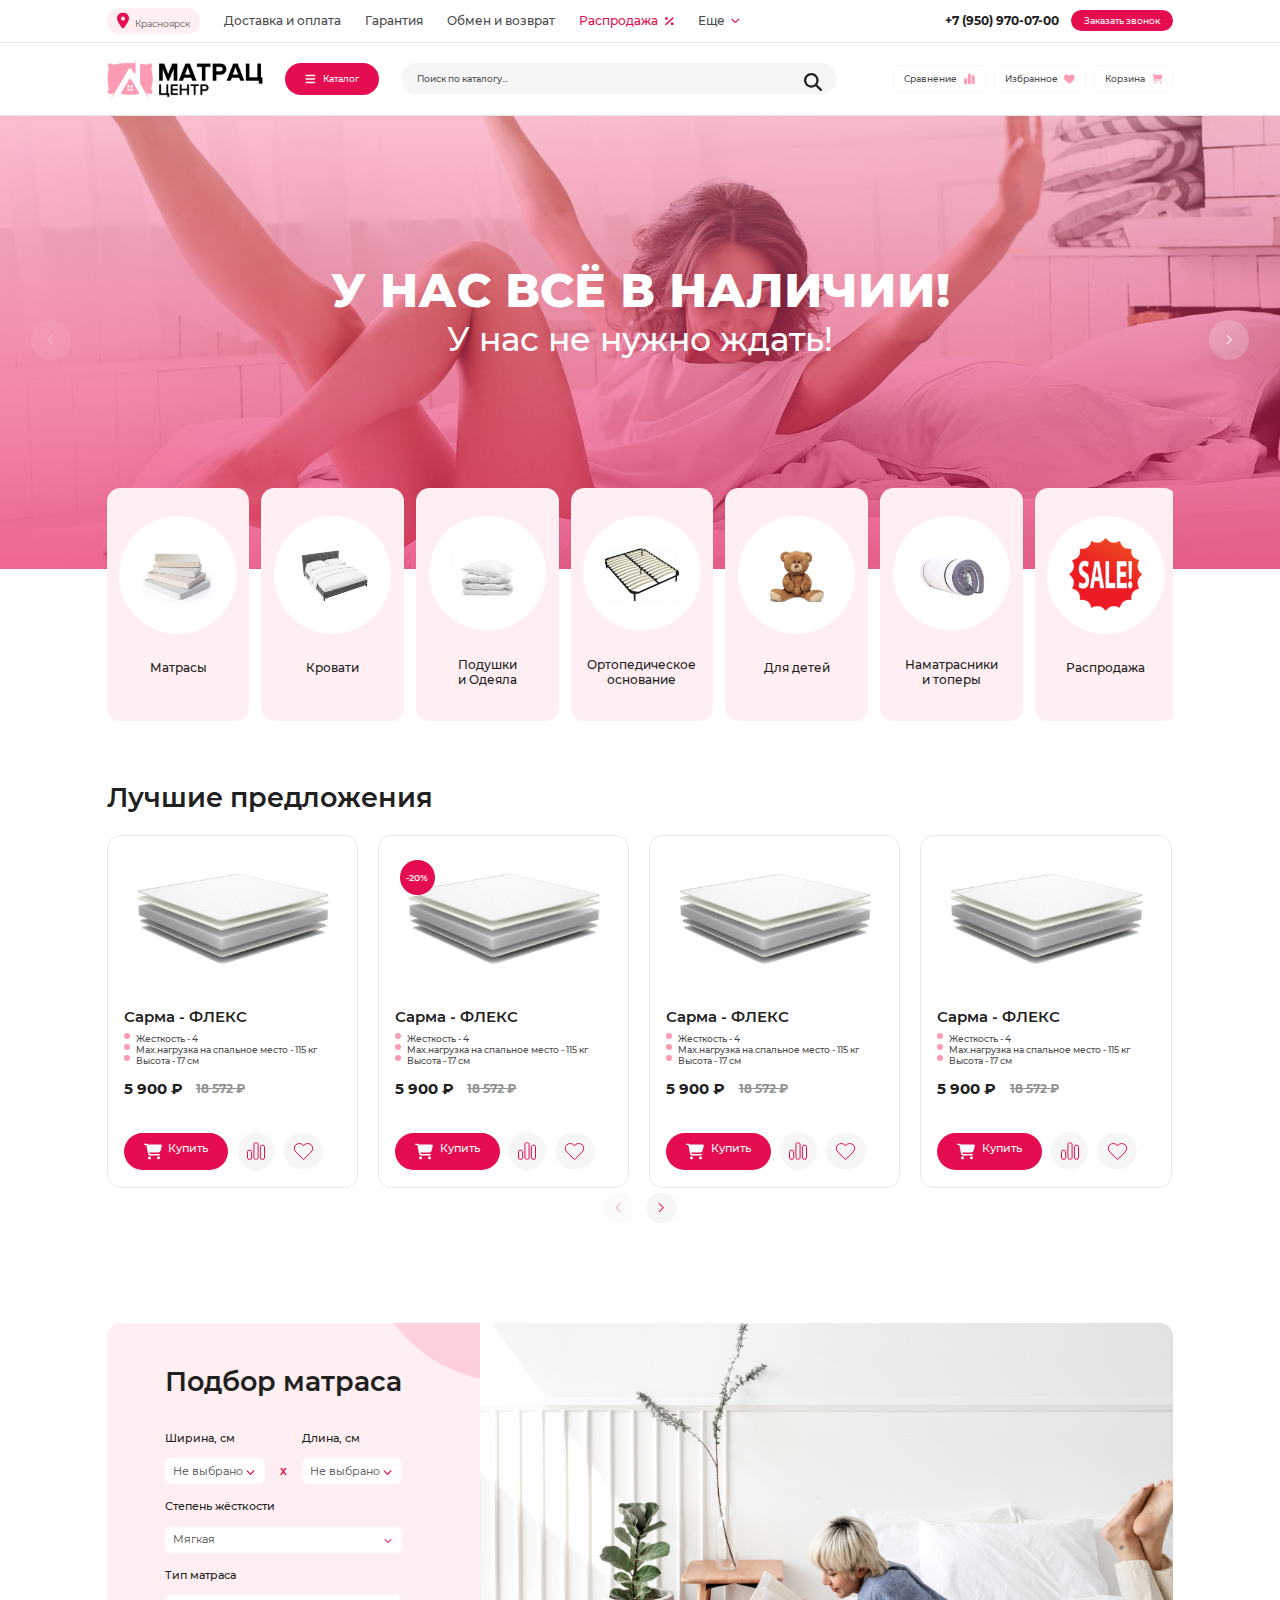
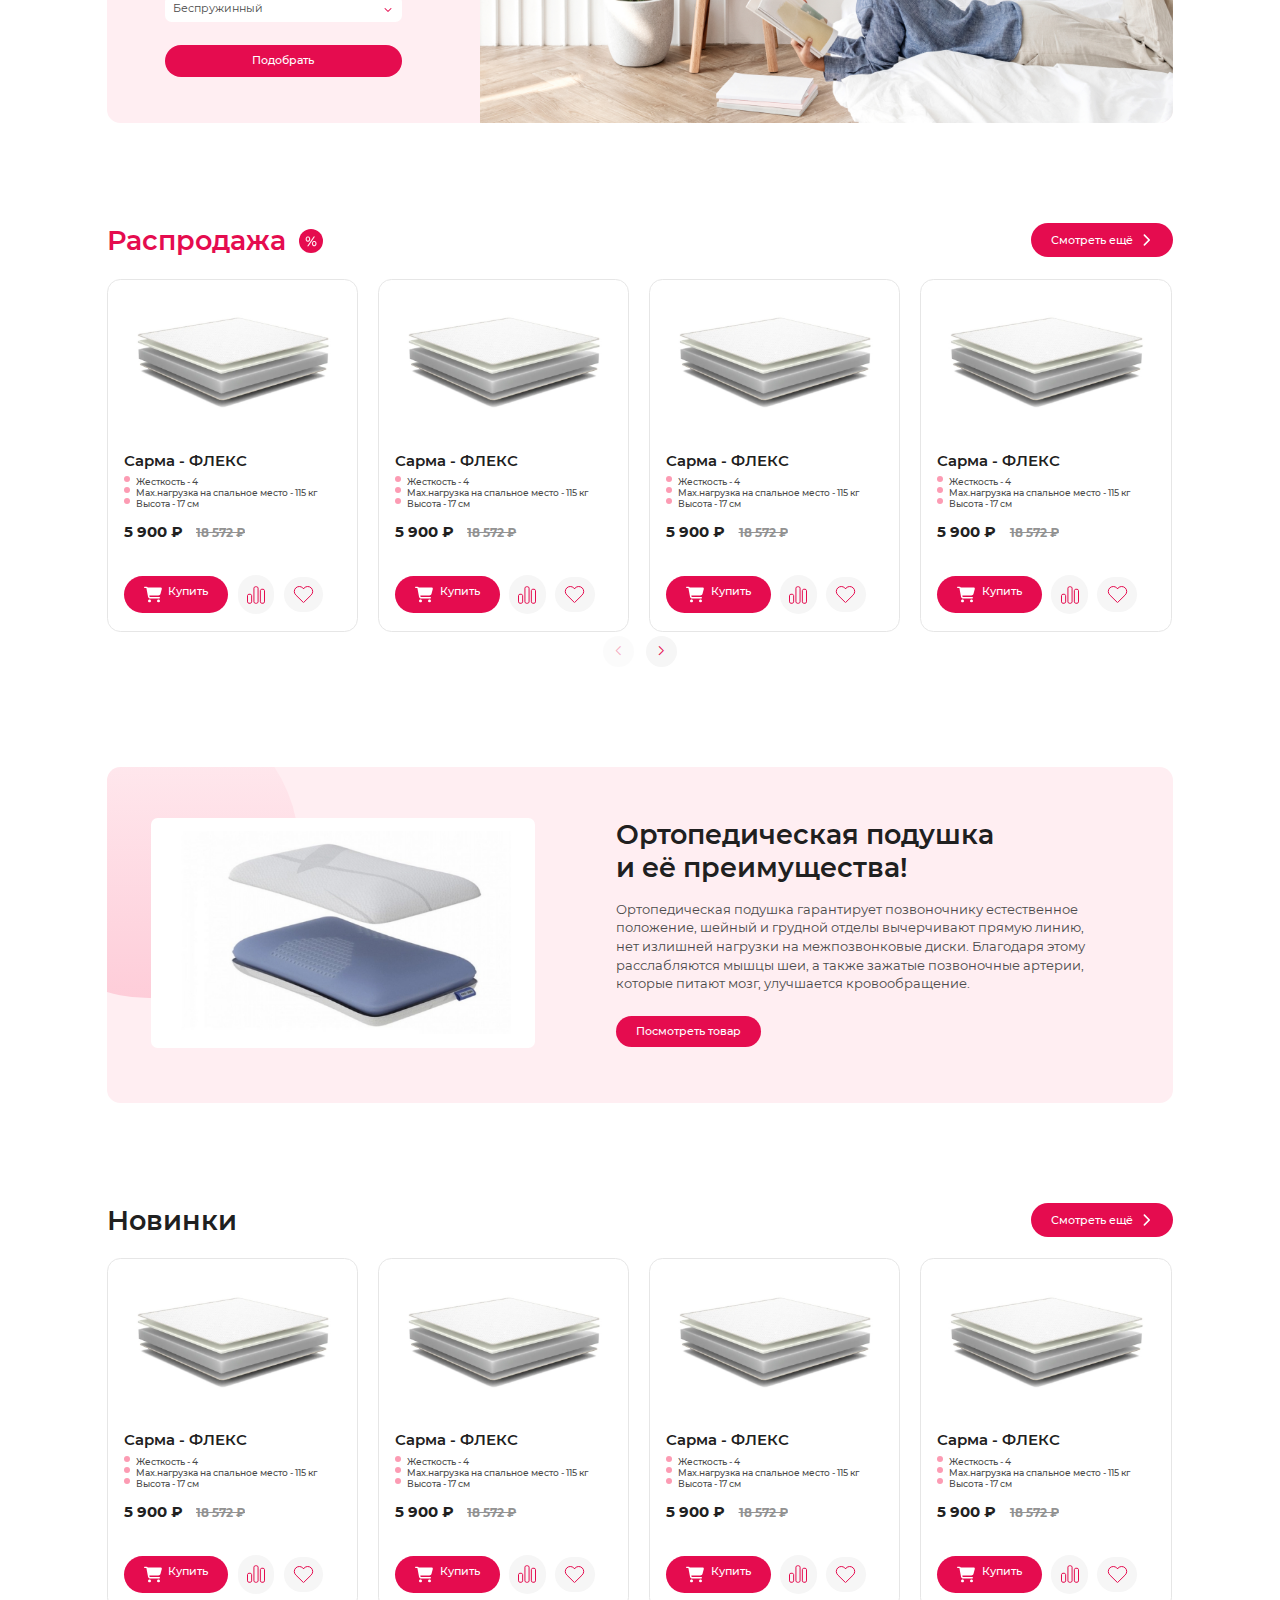
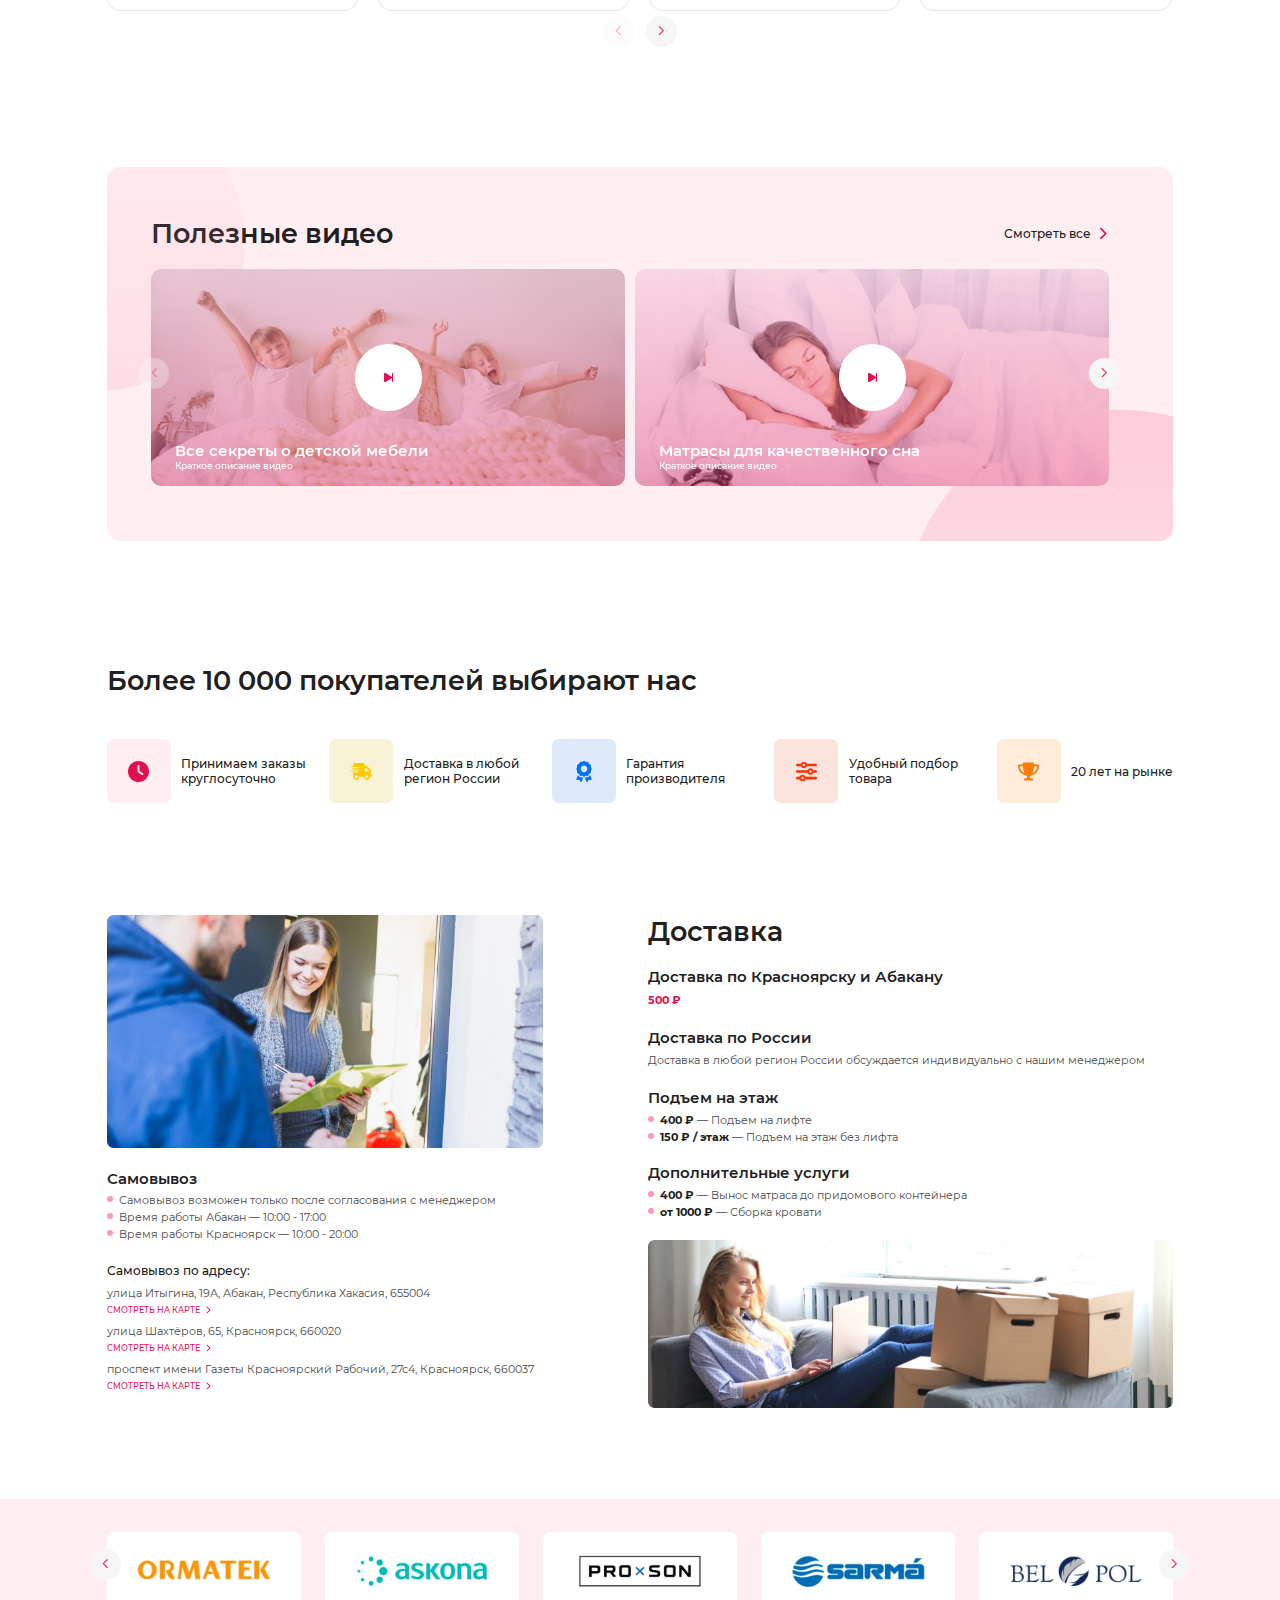
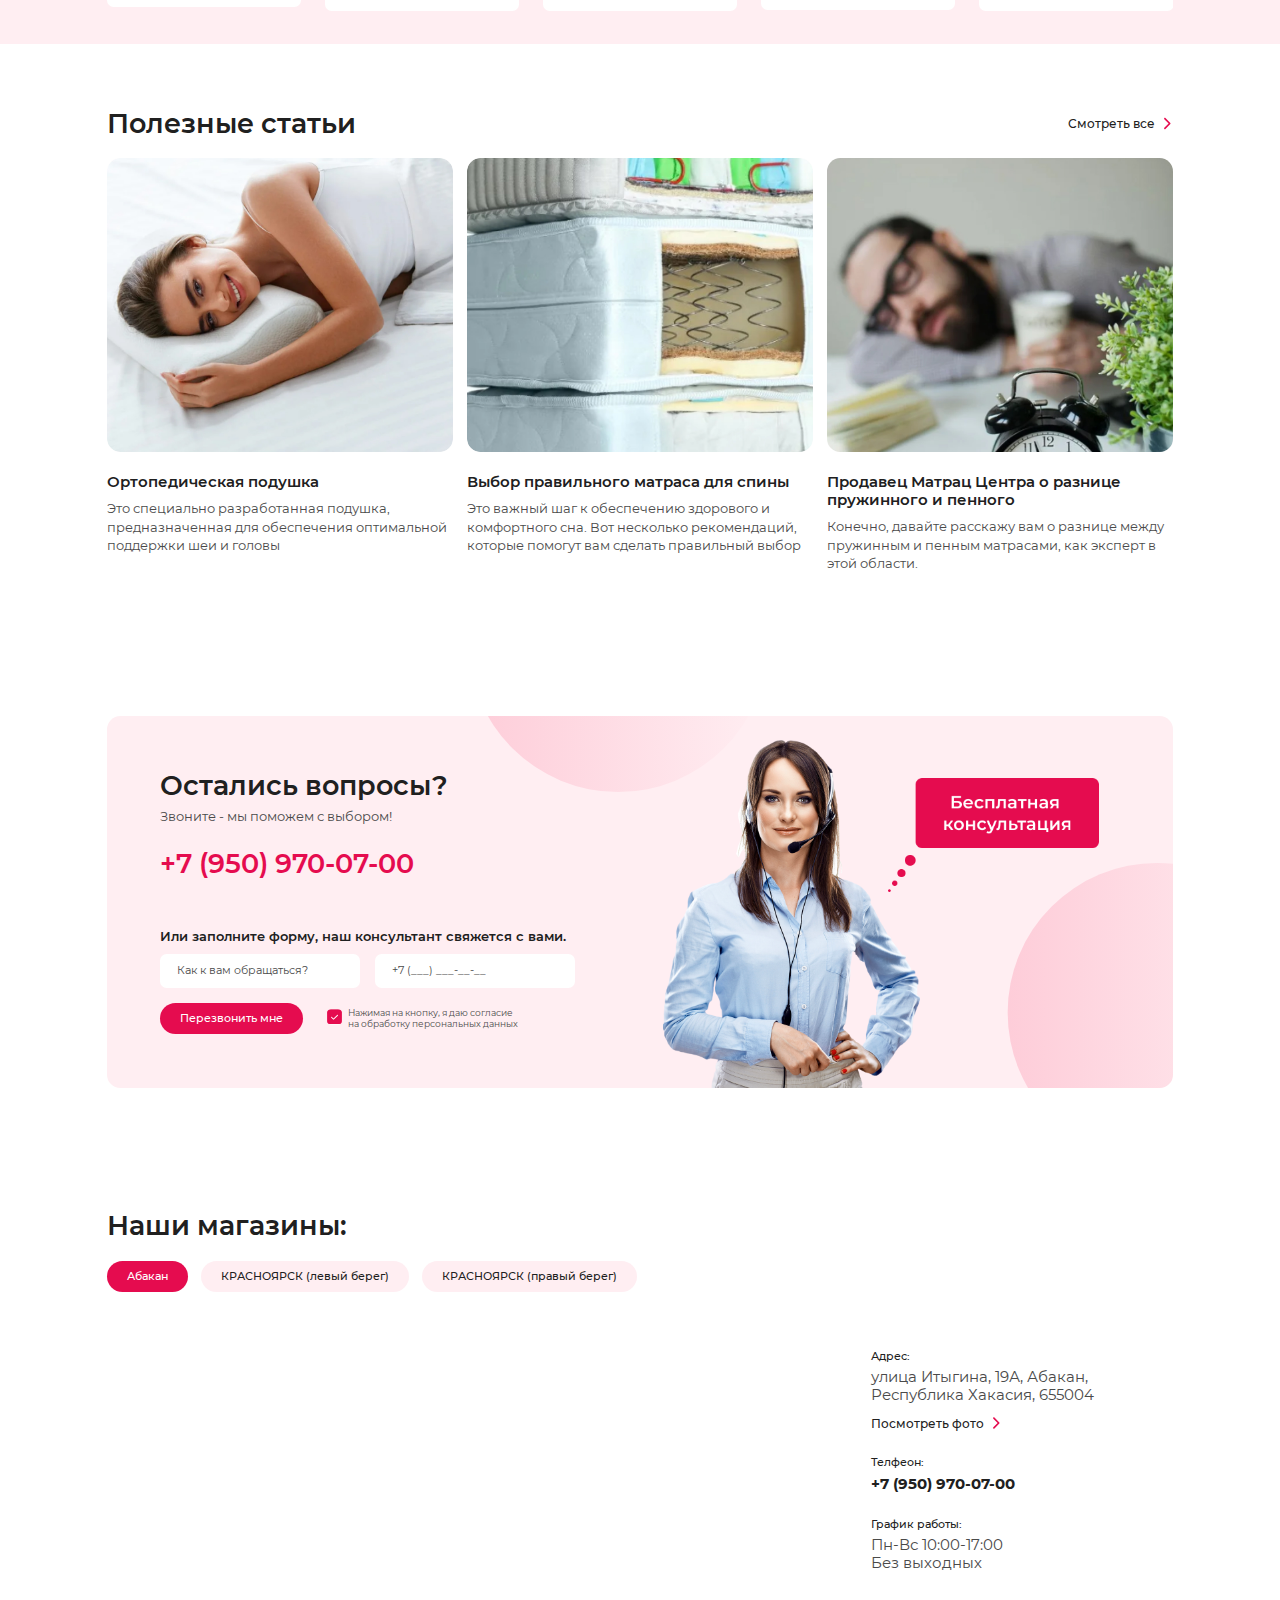
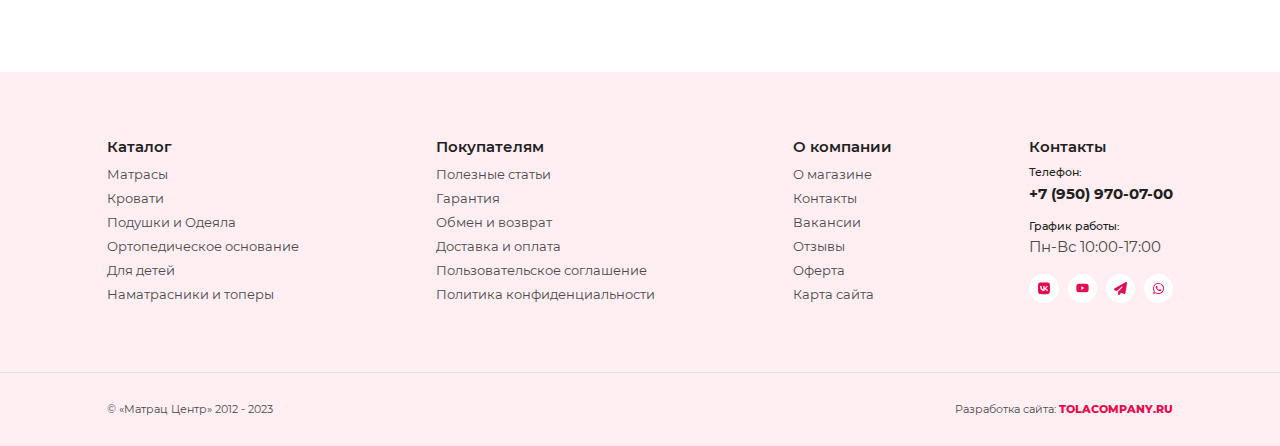
<file: index.html>
<!DOCTYPE html>
<html lang="ru" class="page">

<head>
    <meta charset="UTF-8">
    <meta name="viewport" content="width=device-width, initial-scale=1.0">
    <title>Матрац Центр</title>
    <link href="assets/css/plugins/swiper-bundle.min.css" rel="stylesheet">
    <link rel="stylesheet" href="https://cdn.jsdelivr.net/npm/@fancyapps/ui@5.0/dist/fancybox/fancybox.css" />
    <link rel="stylesheet" href="assets/css/plugins/custom-select.css">
    <link rel="stylesheet" href="assets/css/style.css">

    <script defer src="assets/js/plugins/swiper-bundle.min.js"></script>
    <script src="https://cdn.jsdelivr.net/npm/@fancyapps/ui@5.0/dist/fancybox/fancybox.umd.js"></script>
    <script src="assets/js/plugins/jquery.custom-select.min.js" type="text/javascript"></script>
    <script src="assets/js/plugins/custom-select.min.js" type="text/javascript"></script>

    <script defer src="assets/js/script.js"></script>

</head>

<body class="page__body">
    <div class="burger-menu__wrapper burger-menu__wrapper--none">
        <div class="burger-menu__content">

        
        <button class="btn-reset burger" id="close-menu">
            <svg xmlns="http://www.w3.org/2000/svg" width="10" height="10" viewBox="0 0 10 10" fill="none">
                <path
                    d="M8.92189 2.11797C9.24741 1.77617 9.24741 1.22109 8.92189 0.879297C8.59636 0.5375 8.06772 0.5375 7.7422 0.879297L5.00001 3.76133L2.25522 0.882032C1.9297 0.540235 1.40105 0.540235 1.07553 0.882032C0.75001 1.22383 0.75001 1.77891 1.07553 2.1207L3.82032 5L1.07814 7.88203C0.752614 8.22383 0.752614 8.77891 1.07814 9.1207C1.40366 9.4625 1.9323 9.4625 2.25782 9.1207L5.00001 6.23867L7.7448 9.11797C8.07032 9.45977 8.59897 9.45977 8.92449 9.11797C9.25001 8.77617 9.25001 8.22109 8.92449 7.8793L6.1797 5L8.92189 2.11797Z"
                    fill="white" />
            </svg>
        </button>
        <div class="burger-menu__inner">
            <nav class="burger-menu__nav">
                <ul class="list-reset burger-menu__list">
                    <li class="burger-menu__item"><a href="#" class="burger-menu__link">Доставка и оплата</a></li>
                    <li class="burger-menu__item"><a href="#" class="burger-menu__link">Гарантия</a></li>
                    <li class="burger-menu__item"><a href="#" class="burger-menu__link">Обмен и возврат</a></li>
                    <li class="burger-menu__item"><a href="#" class="burger-menu__link header-top-menu__item--sales"><span>Распродажа</span>
                        <svg xmlns="http://www.w3.org/2000/svg" width="10" height="12" viewBox="0 0 10 12" fill="none">
                            <g clip-path="url(#clip0_32_13)">
                                <path
                                    d="M9.75521 2.77969C10.0807 2.48672 10.0807 2.01094 9.75521 1.71797C9.42969 1.425 8.90104 1.425 8.57552 1.71797L0.242188 9.21797C-0.0833334 9.51094 -0.0833334 9.98672 0.242188 10.2797C0.567708 10.5727 1.09635 10.5727 1.42188 10.2797L9.75521 2.77969ZM3.33333 3C3.33333 2.60217 3.15774 2.22064 2.84518 1.93934C2.53262 1.65803 2.10869 1.5 1.66667 1.5C1.22464 1.5 0.800716 1.65803 0.488155 1.93934C0.175595 2.22064 -4.77303e-09 2.60217 -4.77303e-09 3C-4.77303e-09 3.39782 0.175595 3.77936 0.488155 4.06066C0.800716 4.34196 1.22464 4.5 1.66667 4.5C2.10869 4.5 2.53262 4.34196 2.84518 4.06066C3.15774 3.77936 3.33333 3.39782 3.33333 3ZM10 9C10 8.60218 9.82441 8.22064 9.51185 7.93934C9.19929 7.65804 8.77536 7.5 8.33333 7.5C7.89131 7.5 7.46738 7.65804 7.15482 7.93934C6.84226 8.22064 6.66667 8.60218 6.66667 9C6.66667 9.39782 6.84226 9.77936 7.15482 10.0607C7.46738 10.342 7.89131 10.5 8.33333 10.5C8.77536 10.5 9.19929 10.342 9.51185 10.0607C9.82441 9.77936 10 9.39782 10 9Z"
                                    fill="#E50C4F" />
                            </g>
                            <defs>
                                <clipPath id="clip0_32_13">
                                    <rect width="10" height="12" fill="white" />
                                </clipPath>
                            </defs>
                        </svg></a></li>
                    <li class="burger-menu__item"><a href="#" class="burger-menu__link">О компании</a></li>
                    <li class="burger-menu__item"><a href="#" class="burger-menu__link">Полезные статьи</a></li>
                    <li class="burger-menu__item"><a href="#" class="burger-menu__link">Вакансии</a></li>
                </ul>
            </nav>
        </div></div>
    </div>
    <header class="header">

        
        <div class="header__top">
            <div class="container">
                <div class="header-top__wrapper">
                    <div class="header-top__left">
                        <a class="header-top__location">
                            <svg xmlns="http://www.w3.org/2000/svg" width="12" height="17" viewBox="0 0 12 17"
                                fill="none">
                                <g clip-path="url(#clip0_41_23)">
                                    <path
                                        d="M6.74062 16.1C8.34375 14.0938 12 9.23125 12 6.5C12 3.1875 9.3125 0.5 6 0.5C2.6875 0.5 0 3.1875 0 6.5C0 9.23125 3.65625 14.0938 5.25938 16.1C5.64375 16.5781 6.35625 16.5781 6.74062 16.1ZM6 4.5C6.53043 4.5 7.03914 4.71071 7.41421 5.08579C7.78929 5.46086 8 5.96957 8 6.5C8 7.03043 7.78929 7.53914 7.41421 7.91421C7.03914 8.28929 6.53043 8.5 6 8.5C5.46957 8.5 4.96086 8.28929 4.58579 7.91421C4.21071 7.53914 4 7.03043 4 6.5C4 5.96957 4.21071 5.46086 4.58579 5.08579C4.96086 4.71071 5.46957 4.5 6 4.5Z"
                                        fill="#E50C4F" />
                                </g>
                                <defs>
                                    <clipPath id="clip0_41_23">
                                        <rect width="12" height="16" fill="white" transform="translate(0 0.5)" />
                                    </clipPath>
                                </defs>
                            </svg>
                            <span>Красноярск</span>
                        </a>
                        <nav class="header-top__nav">
                        <ul class="header-top__menu header-top__menu--desctop list-reset">
                            <li class="header-top-menu__item"><a class="header-top-menu__link" href="#">Доставка и
                                    оплата</a></li>
                            <li class="header-top-menu__item"><a class="header-top-menu__link" href="#">Гарантия</a>
                            </li>
                            <li class="header-top-menu__item"><a class="header-top-menu__link" href="#">Обмен и
                                    возврат</a></li>
                            <li class="header-top-menu__item header-top-menu__item--sales"><a
                                    class="header-top-menu__link" href="#"><span>Распродажа
                                        <svg xmlns="http://www.w3.org/2000/svg" width="10" height="12"
                                            viewBox="0 0 10 12" fill="none">
                                            <g clip-path="url(#clip0_32_13)">
                                                <path
                                                    d="M9.75521 2.77969C10.0807 2.48672 10.0807 2.01094 9.75521 1.71797C9.42969 1.425 8.90104 1.425 8.57552 1.71797L0.242188 9.21797C-0.0833334 9.51094 -0.0833334 9.98672 0.242188 10.2797C0.567708 10.5727 1.09635 10.5727 1.42188 10.2797L9.75521 2.77969ZM3.33333 3C3.33333 2.60217 3.15774 2.22064 2.84518 1.93934C2.53262 1.65803 2.10869 1.5 1.66667 1.5C1.22464 1.5 0.800716 1.65803 0.488155 1.93934C0.175595 2.22064 -4.77303e-09 2.60217 -4.77303e-09 3C-4.77303e-09 3.39782 0.175595 3.77936 0.488155 4.06066C0.800716 4.34196 1.22464 4.5 1.66667 4.5C2.10869 4.5 2.53262 4.34196 2.84518 4.06066C3.15774 3.77936 3.33333 3.39782 3.33333 3ZM10 9C10 8.60218 9.82441 8.22064 9.51185 7.93934C9.19929 7.65804 8.77536 7.5 8.33333 7.5C7.89131 7.5 7.46738 7.65804 7.15482 7.93934C6.84226 8.22064 6.66667 8.60218 6.66667 9C6.66667 9.39782 6.84226 9.77936 7.15482 10.0607C7.46738 10.342 7.89131 10.5 8.33333 10.5C8.77536 10.5 9.19929 10.342 9.51185 10.0607C9.82441 9.77936 10 9.39782 10 9Z"
                                                    fill="#E50C4F" />
                                            </g>
                                            <defs>
                                                <clipPath id="clip0_32_13">
                                                    <rect width="10" height="12" fill="white" />
                                                </clipPath>
                                            </defs>
                                        </svg></span></a></li>
                            <li class="header-top-menu__item header-top-menu__item--dropdown">
                                <a class="header-top-menu__link" href="#">Еще<svg xmlns="http://www.w3.org/2000/svg"
                                        width="13" height="13" viewBox="0 0 13 13" fill="none">
                                        <path
                                            d="M5.92612 10.3238C6.24351 10.6412 6.75894 10.6412 7.07632 10.3238L11.9513 5.44883C12.2687 5.13145 12.2687 4.61602 11.9513 4.29863C11.6339 3.98125 11.1185 3.98125 10.8011 4.29863L6.49995 8.59981L2.19878 4.30117C1.8814 3.98379 1.36597 3.98379 1.04858 4.30117C0.731201 4.61856 0.731201 5.13399 1.04858 5.45137L5.92358 10.3264L5.92612 10.3238Z"
                                            fill="#E50C4F" />
                                    </svg></a>
                                <div class="header-top-menu__dropdown">
                                    <ul class="header-top-menu-dropdown__list list-reset">
                                        <li class="header-top-menu-dropdown__item"><a
                                                class="header-top-menu-dropdown__link" href="#">О компании</a></li>
                                        <li class="header-top-menu-dropdown__item"><a
                                                class="header-top-menu-dropdown__link" href="#">Полезные статьи</a></li>
                                        <li class="header-top-menu-dropdown__item"><a
                                                class="header-top-menu-dropdown__link" href="#">Вакансии</a></li>
                                    </ul>
                                </div>
                            </li>
                        </ul>
                        </nav>
                    </div>
                    <div class="header-top__contacts">
                        <a class="header-top__phone" href="tel:+79509700700">+7 (950) 970-07-00</a>
                        <button class="header-top__btn btn-reset main-btn main-btn__small">Заказать звонок</button>
                    </div>
                </div>
                
            </div>
        </div>

        <div class="header__bottom">
            <div class="container">
                <div class="header-bottom__wrapper">
                    <img class="header__logo" src="assets/img/base/header-logo.png" alt="Матрац Центр"
                        title="Матрац Центр">
                    <button class="header__catalog header__catalog--desctop btn-reset main-btn"><svg
                            xmlns="http://www.w3.org/2000/svg" width="14" height="17" viewBox="0 0 14 17" fill="none">
                            <path
                                d="M0 3.5C0 2.94687 0.446875 2.5 1 2.5H13C13.5531 2.5 14 2.94687 14 3.5C14 4.05313 13.5531 4.5 13 4.5H1C0.446875 4.5 0 4.05313 0 3.5ZM0 8.5C0 7.94688 0.446875 7.5 1 7.5H13C13.5531 7.5 14 7.94688 14 8.5C14 9.05312 13.5531 9.5 13 9.5H1C0.446875 9.5 0 9.05312 0 8.5ZM14 13.5C14 14.0531 13.5531 14.5 13 14.5H1C0.446875 14.5 0 14.0531 0 13.5C0 12.9469 0.446875 12.5 1 12.5H13C13.5531 12.5 14 12.9469 14 13.5Z"
                                fill="white" />
                        </svg>Каталог</button>
                    <div class="header-search__wrapper " >
                        <input type="text" class="header__search input-reset" placeholder="Поиск по каталогу...">
                        <button class="btn-reset" id="header-search__btn">
                            <svg xmlns="http://www.w3.org/2000/svg" width="18" height="18" viewBox="0 0 18 18"
                                fill="none">
                                <g clip-path="url(#clip0_32_29)">
                                    <path
                                        d="M14.625 7.3125C14.625 8.92617 14.1012 10.4168 13.2188 11.6262L17.6695 16.0805C18.109 16.5199 18.109 17.2336 17.6695 17.673C17.2301 18.1125 16.5164 18.1125 16.077 17.673L11.6262 13.2188C10.4168 14.1047 8.92617 14.625 7.3125 14.625C3.27305 14.625 0 11.352 0 7.3125C0 3.27305 3.27305 0 7.3125 0C11.352 0 14.625 3.27305 14.625 7.3125ZM7.3125 12.375C7.97732 12.375 8.63562 12.2441 9.24984 11.9896C9.86405 11.7352 10.4221 11.3623 10.8922 10.8922C11.3623 10.4221 11.7352 9.86405 11.9896 9.24984C12.2441 8.63562 12.375 7.97732 12.375 7.3125C12.375 6.64768 12.2441 5.98938 11.9896 5.37516C11.7352 4.76095 11.3623 4.20287 10.8922 3.73277C10.4221 3.26268 9.86405 2.88977 9.24984 2.63536C8.63562 2.38095 7.97732 2.25 7.3125 2.25C6.64768 2.25 5.98938 2.38095 5.37516 2.63536C4.76095 2.88977 4.20287 3.26268 3.73277 3.73277C3.26268 4.20287 2.88977 4.76095 2.63536 5.37516C2.38095 5.98938 2.25 6.64768 2.25 7.3125C2.25 7.97732 2.38095 8.63562 2.63536 9.24984C2.88977 9.86405 3.26268 10.4221 3.73277 10.8922C4.20287 11.3623 4.76095 11.7352 5.37516 11.9896C5.98938 12.2441 6.64768 12.375 7.3125 12.375Z"
                                        fill="#202020" />
                                </g>
                                <defs>
                                    <clipPath id="clip0_32_29">
                                        <rect width="18" height="18" fill="white" />
                                    </clipPath>
                                </defs>
                            </svg>
                        </button>

                    </div>
                    <button class="burger btn-reset" id="burger">
                        <svg xmlns="http://www.w3.org/2000/svg" width="12" height="14" viewBox="0 0 12 14" fill="none">
                            <path
                                d="M0 2.625C0 2.14102 0.383036 1.75 0.857143 1.75H11.1429C11.617 1.75 12 2.14102 12 2.625C12 3.10898 11.617 3.5 11.1429 3.5H0.857143C0.383036 3.5 0 3.10898 0 2.625ZM0 7C0 6.51602 0.383036 6.125 0.857143 6.125H11.1429C11.617 6.125 12 6.51602 12 7C12 7.48398 11.617 7.875 11.1429 7.875H0.857143C0.383036 7.875 0 7.48398 0 7ZM12 11.375C12 11.859 11.617 12.25 11.1429 12.25H0.857143C0.383036 12.25 0 11.859 0 11.375C0 10.891 0.383036 10.5 0.857143 10.5H11.1429C11.617 10.5 12 10.891 12 11.375Z"
                                fill="white" />
                        </svg>
                    </button>
                    <ul class="header-bottom__list header-bottom__list--desctop list-reset">
                        <li class="header-bottom__item"><a href="#" class="header-bottom__link">Сравнение <svg
                                    xmlns="http://www.w3.org/2000/svg" width="18" height="20" viewBox="0 0 18 20"
                                    fill="none">
                                    <path
                                        d="M6.42857 3.125C6.42857 2.08984 7.29241 1.25 8.35714 1.25H9.64286C10.7076 1.25 11.5714 2.08984 11.5714 3.125V16.875C11.5714 17.9102 10.7076 18.75 9.64286 18.75H8.35714C7.29241 18.75 6.42857 17.9102 6.42857 16.875V3.125ZM0 10.625C0 9.58984 0.863839 8.75 1.92857 8.75H3.21429C4.27902 8.75 5.14286 9.58984 5.14286 10.625V16.875C5.14286 17.9102 4.27902 18.75 3.21429 18.75H1.92857C0.863839 18.75 0 17.9102 0 16.875V10.625ZM14.7857 3.75H16.0714C17.1362 3.75 18 4.58984 18 5.625V16.875C18 17.9102 17.1362 18.75 16.0714 18.75H14.7857C13.721 18.75 12.8571 17.9102 12.8571 16.875V5.625C12.8571 4.58984 13.721 3.75 14.7857 3.75Z"
                                        fill="#FC9BB3" />
                                </svg></a> </li>
                        <li class="header-bottom__item"><a href="#" class="header-bottom__link">Избранное <svg
                                    xmlns="http://www.w3.org/2000/svg" width="20" height="20" viewBox="0 0 20 20"
                                    fill="none">
                                    <path
                                        d="M1.85938 11.7344L8.91797 18.3242C9.21094 18.5977 9.59766 18.75 10 18.75C10.4023 18.75 10.7891 18.5977 11.082 18.3242L18.1406 11.7344C19.3281 10.6289 20 9.07813 20 7.45703V7.23047C20 4.5 18.0273 2.17188 15.3359 1.72266C13.5547 1.42578 11.7422 2.00782 10.4688 3.28125L10 3.75L9.53125 3.28125C8.25781 2.00782 6.44531 1.42578 4.66406 1.72266C1.97266 2.17188 0 4.5 0 7.23047V7.45703C0 9.07813 0.671875 10.6289 1.85938 11.7344Z"
                                        fill="#FC9BB3" />
                                </svg></a> </li>
                        <li class="header-bottom__item"><a href="#" class="header-bottom__link">Корзина <svg
                                    xmlns="http://www.w3.org/2000/svg" width="18" height="16" viewBox="0 0 18 16"
                                    fill="none">
                                    <g clip-path="url(#clip0_32_42)">
                                        <path
                                            d="M0 0.75C0 0.334375 0.334375 0 0.75 0H2.17188C2.85938 0 3.46875 0.4 3.75312 1H16.5969C17.4187 1 18.0188 1.78125 17.8031 2.575L16.5219 7.33437C16.2563 8.31563 15.3656 9 14.35 9H5.33437L5.50313 9.89062C5.57188 10.2437 5.88125 10.5 6.24062 10.5H15.25C15.6656 10.5 16 10.8344 16 11.25C16 11.6656 15.6656 12 15.25 12H6.24062C5.15938 12 4.23125 11.2312 4.03125 10.1719L2.41875 1.70312C2.39688 1.58438 2.29375 1.5 2.17188 1.5H0.75C0.334375 1.5 0 1.16562 0 0.75ZM4 14.5C4 14.303 4.0388 14.108 4.11418 13.926C4.18956 13.744 4.30005 13.5786 4.43934 13.4393C4.57863 13.3001 4.74399 13.1896 4.92597 13.1142C5.10796 13.0388 5.30302 13 5.5 13C5.69698 13 5.89204 13.0388 6.07403 13.1142C6.25601 13.1896 6.42137 13.3001 6.56066 13.4393C6.69995 13.5786 6.81044 13.744 6.88582 13.926C6.9612 14.108 7 14.303 7 14.5C7 14.697 6.9612 14.892 6.88582 15.074C6.81044 15.256 6.69995 15.4214 6.56066 15.5607C6.42137 15.6999 6.25601 15.8104 6.07403 15.8858C5.89204 15.9612 5.69698 16 5.5 16C5.30302 16 5.10796 15.9612 4.92597 15.8858C4.74399 15.8104 4.57863 15.6999 4.43934 15.5607C4.30005 15.4214 4.18956 15.256 4.11418 15.074C4.0388 14.892 4 14.697 4 14.5ZM14.5 13C14.8978 13 15.2794 13.158 15.5607 13.4393C15.842 13.7206 16 14.1022 16 14.5C16 14.8978 15.842 15.2794 15.5607 15.5607C15.2794 15.842 14.8978 16 14.5 16C14.1022 16 13.7206 15.842 13.4393 15.5607C13.158 15.2794 13 14.8978 13 14.5C13 14.1022 13.158 13.7206 13.4393 13.4393C13.7206 13.158 14.1022 13 14.5 13Z"
                                            fill="#FC9BB3" />
                                    </g>
                                    <defs>
                                        <clipPath id="clip0_32_42">
                                            <rect width="18" height="16" fill="white" />
                                        </clipPath>
                                    </defs>
                                </svg></a> </li>
                    </ul>
                </div>

            </div>
        </div>
        <div class="header__panel">
            <div class="container">
                <nav class="header-panel__nav">
                    <ul class="header-panel__list list-reset">
                        <li class="header-panel__item"><a class="header-panel__link header-panel__link--pink" href="">
                                <svg xmlns="http://www.w3.org/2000/svg" width="15" height="16" viewBox="0 0 15 16"
                                    fill="none">
                                    <g clip-path="url(#clip0_121_696)">
                                        <path
                                            d="M0.5 3C0.5 2.44687 0.946875 2 1.5 2H13.5C14.0531 2 14.5 2.44687 14.5 3C14.5 3.55313 14.0531 4 13.5 4H1.5C0.946875 4 0.5 3.55313 0.5 3ZM0.5 8C0.5 7.44688 0.946875 7 1.5 7H13.5C14.0531 7 14.5 7.44688 14.5 8C14.5 8.55312 14.0531 9 13.5 9H1.5C0.946875 9 0.5 8.55312 0.5 8ZM14.5 13C14.5 13.5531 14.0531 14 13.5 14H1.5C0.946875 14 0.5 13.5531 0.5 13C0.5 12.4469 0.946875 12 1.5 12H13.5C14.0531 12 14.5 12.4469 14.5 13Z"
                                            fill="white" />
                                    </g>
                                    <defs>
                                        <clipPath id="clip0_121_696">
                                            <rect width="14" height="16" fill="white" transform="translate(0.5)" />
                                        </clipPath>
                                    </defs>
                                </svg>
                                <span>Каталог</span></a></li>
                        <li class="header-panel__item"><a class="header-panel__link" href=""><svg
                                    xmlns="http://www.w3.org/2000/svg" width="18" height="20" viewBox="0 0 18 20"
                                    fill="none">
                                    <path
                                        d="M6.42857 3.125C6.42857 2.08984 7.29241 1.25 8.35714 1.25H9.64286C10.7076 1.25 11.5714 2.08984 11.5714 3.125V16.875C11.5714 17.9102 10.7076 18.75 9.64286 18.75H8.35714C7.29241 18.75 6.42857 17.9102 6.42857 16.875V3.125ZM0 10.625C0 9.58984 0.863839 8.75 1.92857 8.75H3.21429C4.27902 8.75 5.14286 9.58984 5.14286 10.625V16.875C5.14286 17.9102 4.27902 18.75 3.21429 18.75H1.92857C0.863839 18.75 0 17.9102 0 16.875V10.625ZM14.7857 3.75H16.0714C17.1362 3.75 18 4.58984 18 5.625V16.875C18 17.9102 17.1362 18.75 16.0714 18.75H14.7857C13.721 18.75 12.8571 17.9102 12.8571 16.875V5.625C12.8571 4.58984 13.721 3.75 14.7857 3.75Z"
                                        fill="#FC9BB3" />
                                </svg> <span>Сравнение</span></a></li>
                        <li class="header-panel__item"><a class="header-panel__link" href="">
                                <svg xmlns="http://www.w3.org/2000/svg" width="20" height="20" viewBox="0 0 20 20"
                                    fill="none">
                                    <path
                                        d="M1.85938 11.7344L8.91797 18.3242C9.21094 18.5977 9.59766 18.75 10 18.75C10.4023 18.75 10.7891 18.5977 11.082 18.3242L18.1406 11.7344C19.3281 10.6289 20 9.07813 20 7.45703V7.23047C20 4.5 18.0273 2.17188 15.3359 1.72266C13.5547 1.42578 11.7422 2.00782 10.4688 3.28125L10 3.75L9.53125 3.28125C8.25781 2.00782 6.44531 1.42578 4.66406 1.72266C1.97266 2.17188 0 4.5 0 7.23047V7.45703C0 9.07813 0.671875 10.6289 1.85938 11.7344Z"
                                        fill="#FC9BB3" />
                                </svg>
                                <span>Избранное</a></span></li>
                        <li class="header-panel__item"><a class="header-panel__link" href="">
                                <svg xmlns="http://www.w3.org/2000/svg" width="18" height="16" viewBox="0 0 18 16"
                                    fill="none">
                                    <g clip-path="url(#clip0_32_42)">
                                        <path
                                            d="M0 0.75C0 0.334375 0.334375 0 0.75 0H2.17188C2.85938 0 3.46875 0.4 3.75312 1H16.5969C17.4187 1 18.0188 1.78125 17.8031 2.575L16.5219 7.33437C16.2563 8.31563 15.3656 9 14.35 9H5.33437L5.50313 9.89062C5.57188 10.2437 5.88125 10.5 6.24062 10.5H15.25C15.6656 10.5 16 10.8344 16 11.25C16 11.6656 15.6656 12 15.25 12H6.24062C5.15938 12 4.23125 11.2312 4.03125 10.1719L2.41875 1.70312C2.39688 1.58438 2.29375 1.5 2.17188 1.5H0.75C0.334375 1.5 0 1.16562 0 0.75ZM4 14.5C4 14.303 4.0388 14.108 4.11418 13.926C4.18956 13.744 4.30005 13.5786 4.43934 13.4393C4.57863 13.3001 4.74399 13.1896 4.92597 13.1142C5.10796 13.0388 5.30302 13 5.5 13C5.69698 13 5.89204 13.0388 6.07403 13.1142C6.25601 13.1896 6.42137 13.3001 6.56066 13.4393C6.69995 13.5786 6.81044 13.744 6.88582 13.926C6.9612 14.108 7 14.303 7 14.5C7 14.697 6.9612 14.892 6.88582 15.074C6.81044 15.256 6.69995 15.4214 6.56066 15.5607C6.42137 15.6999 6.25601 15.8104 6.07403 15.8858C5.89204 15.9612 5.69698 16 5.5 16C5.30302 16 5.10796 15.9612 4.92597 15.8858C4.74399 15.8104 4.57863 15.6999 4.43934 15.5607C4.30005 15.4214 4.18956 15.256 4.11418 15.074C4.0388 14.892 4 14.697 4 14.5ZM14.5 13C14.8978 13 15.2794 13.158 15.5607 13.4393C15.842 13.7206 16 14.1022 16 14.5C16 14.8978 15.842 15.2794 15.5607 15.5607C15.2794 15.842 14.8978 16 14.5 16C14.1022 16 13.7206 15.842 13.4393 15.5607C13.158 15.2794 13 14.8978 13 14.5C13 14.1022 13.158 13.7206 13.4393 13.4393C13.7206 13.158 14.1022 13 14.5 13Z"
                                            fill="#FC9BB3" />
                                    </g>
                                    <defs>
                                        <clipPath id="clip0_32_42">
                                            <rect width="18" height="16" fill="white" />
                                        </clipPath>
                                    </defs>
                                </svg>
                                <span>Корзина</span></a></li>
                    </ul>
                </nav>
            </div>
        </div>

    </header>
    <main class="main">
        <section class="banner">
            <div class="swiper swiper__main">
                <div class="swiper-wrapper swiper-wrapper__main">
                    <div class="swiper-slide swiper-slide__main">
                        <div class="main-banner__img"></div>
                        <div class="main-banner__inner">

                            <h1 class="main-title">У нас всё в наличии!</h1>
                            <p class="main-description">У нас не нужно ждать!</p>
                        </div>

                    </div>
                    <div class="swiper-slide swiper-slide__main">
                        <div class="main-banner__img"></div>
                        <div class="main-banner__inner">

                            <h1 class="main-title">У нас всё в наличии!</h1>
                            <p class="main-description">У нас не нужно ждать!</p>
                        </div>
                    </div>
                    <div class="swiper-slide swiper-slide__main">
                        <div class="main-banner__img"></div>
                        <div class="main-banner__inner">

                            <h1 class="main-title">У нас всё в наличии!</h1>
                            <p class="main-description">У нас не нужно ждать!</p>
                        </div>
                    </div>
                </div>

                <div class="swiper-button-prev swiper-button-prev__main"></div>
                <div class="swiper-button-next swiper-button-next__main"></div>
            </div>
            <div class="container">
                <div class="swiper swiper__categories">
                <ul class="main-banner__categories swiper-wrapper swiper-wrapper__categories list-reset">
                    <li class="main-banner-categories__item swiper-slide swiper-slide__categories">
                        <a href="#" class="main-banner-categories__link">
                            <div class="main-banner-categories__img">
                                <img src="assets/img/banner/img1.png" alt="Матрасы">
                            </div>
                            <div class="main-banner-categories__text">Матрасы</div>

                        </a>
                    </li>
                    <li class="main-banner-categories__item swiper-slide swiper-slide__categories">
                        <a href="#" class="main-banner-categories__link">
                            <div class="main-banner-categories__img">
                                <img src="assets/img/banner/img3.png" alt="Кровати">
                            </div>
                            <div class="main-banner-categories__text">Кровати</div>

                        </a>
                    </li>
                    <li class="main-banner-categories__item swiper-slide swiper-slide__categories">
                        <a href="#" class="main-banner-categories__link">
                            <div class="main-banner-categories__img">
                                <img src="assets/img/banner/img2.png" alt="Подушки и Одеяла">
                            </div>
                            <div class="main-banner-categories__text">Подушки и&nbsp;Одеяла</div>

                        </a>
                    </li>
                    <li class="main-banner-categories__item swiper-slide swiper-slide__categories">
                        <a href="#" class="main-banner-categories__link">
                            <div class="main-banner-categories__img">
                                <img src="assets/img/banner/img4.png" alt="Ортопедическое основание">
                            </div>
                            <div class="main-banner-categories__text">Ортопедическое основание</div>

                        </a>
                    </li>
                    <li class="main-banner-categories__item swiper-slide swiper-slide__categories">
                        <a href="#" class="main-banner-categories__link">
                            <div class="main-banner-categories__img">
                                <img src="assets/img/banner/img5.png" alt="Для детей">
                            </div>
                            <div class="main-banner-categories__text">Для детей</div>

                        </a>
                    </li>
                    <li class="main-banner-categories__item swiper-slide swiper-slide__categories">
                        <a href="#" class="main-banner-categories__link">
                            <div class="main-banner-categories__img">
                                <img src="assets/img/banner/img6.png" alt="Наматрасники и топеры">
                            </div>
                            <div class="main-banner-categories__text">Наматрасники и&nbsp;топеры</div>

                        </a>
                    </li>
                    <li class="main-banner-categories__item swiper-slide swiper-slide__categories">
                        <a href="#" class="main-banner-categories__link">
                            <div class="main-banner-categories__img">
                                <img src="assets/img/banner/img7.png" alt="Распродажа">
                            </div>
                            <div class="main-banner-categories__text">Распродажа</div>

                        </a>
                    </li>
                </ul>
                <div class="swiper-pagination swiper-pagination__categories"></div>

                </div>

            </div>
        </section>
        <section class="section best-offers">
            <div class="container">
                <div class="best-offers__top">
                    <h2 class="best-offers__title title">Лучшие предложения</h2>

                   

                </div>
                <div class="swiper swiper__offers">
                    <div class="best-offers__list swiper-wrapper swiper-wrapper__offers">
                        <article class="best-offers__item swiper-slide swiper-slide__offers product__card">
                            <a href="#" class="product-card__link">
                                <img src="assets/img/products/img.jpg" alt="Сарма - ФЛЕКС" class="product-card__img">
                                <div class="product-card__inner">
                                    <h3 class="product-card__title">Сарма - ФЛЕКС</h3>
                                    <div class="product-card__description">
                                        <ul class="list-reset">
                                            <li>Жесткость - 4</li>
                                            <li>Max.нагрузка на спальное место - 115 кг</li>
                                            <li>Высота - 17 см</li>
                                        </ul>
                                    </div>
                                    <div class="product-card__price">
                                        <div class="regular-price">5 900 ₽</div>
                                        <div class="old-price">18 572 ₽</div>
                                    </div>
                                </div>
                            </a>
                            <div class="product-card__btns">
                                <button class="product-card-btn__buy main-btn btn-reset"><svg
                                        xmlns="http://www.w3.org/2000/svg" width="18" height="17" viewBox="0 0 18 17"
                                        fill="none">
                                        <g clip-path="url(#clip0_251_72)">
                                            <path
                                                d="M0 1.25C0 0.834375 0.334375 0.5 0.75 0.5H2.17188C2.85938 0.5 3.46875 0.9 3.75312 1.5H16.5969C17.4187 1.5 18.0188 2.28125 17.8031 3.075L16.5219 7.83437C16.2563 8.81563 15.3656 9.5 14.35 9.5H5.33437L5.50313 10.3906C5.57188 10.7437 5.88125 11 6.24062 11H15.25C15.6656 11 16 11.3344 16 11.75C16 12.1656 15.6656 12.5 15.25 12.5H6.24062C5.15938 12.5 4.23125 11.7312 4.03125 10.6719L2.41875 2.20312C2.39688 2.08438 2.29375 2 2.17188 2H0.75C0.334375 2 0 1.66562 0 1.25ZM4 15C4 14.803 4.0388 14.608 4.11418 14.426C4.18956 14.244 4.30005 14.0786 4.43934 13.9393C4.57863 13.8001 4.74399 13.6896 4.92597 13.6142C5.10796 13.5388 5.30302 13.5 5.5 13.5C5.69698 13.5 5.89204 13.5388 6.07403 13.6142C6.25601 13.6896 6.42137 13.8001 6.56066 13.9393C6.69995 14.0786 6.81044 14.244 6.88582 14.426C6.9612 14.608 7 14.803 7 15C7 15.197 6.9612 15.392 6.88582 15.574C6.81044 15.756 6.69995 15.9214 6.56066 16.0607C6.42137 16.1999 6.25601 16.3104 6.07403 16.3858C5.89204 16.4612 5.69698 16.5 5.5 16.5C5.30302 16.5 5.10796 16.4612 4.92597 16.3858C4.74399 16.3104 4.57863 16.1999 4.43934 16.0607C4.30005 15.9214 4.18956 15.756 4.11418 15.574C4.0388 15.392 4 15.197 4 15ZM14.5 13.5C14.8978 13.5 15.2794 13.658 15.5607 13.9393C15.842 14.2206 16 14.6022 16 15C16 15.3978 15.842 15.7794 15.5607 16.0607C15.2794 16.342 14.8978 16.5 14.5 16.5C14.1022 16.5 13.7206 16.342 13.4393 16.0607C13.158 15.7794 13 15.3978 13 15C13 14.6022 13.158 14.2206 13.4393 13.9393C13.7206 13.658 14.1022 13.5 14.5 13.5Z"
                                                fill="white" />
                                        </g>
                                        <defs>
                                            <clipPath id="clip0_251_72">
                                                <rect width="18" height="16" fill="white"
                                                    transform="translate(0 0.5)" />
                                            </clipPath>
                                        </defs>
                                    </svg>Купить</button>
                                <button class="product-card-btn__options btn-reset"><svg
                                        xmlns="http://www.w3.org/2000/svg" width="18" height="20" viewBox="0 0 18 20"
                                        fill="none">
                                        <path
                                            d="M6.92857 3.125C6.92857 2.37917 7.55518 1.75 8.35714 1.75H9.64286C10.4448 1.75 11.0714 2.37917 11.0714 3.125V16.875C11.0714 17.6208 10.4448 18.25 9.64286 18.25H8.35714C7.55518 18.25 6.92857 17.6208 6.92857 16.875V3.125ZM0.5 10.625C0.5 9.87917 1.12661 9.25 1.92857 9.25H3.21429C4.01625 9.25 4.64286 9.87917 4.64286 10.625V16.875C4.64286 17.6208 4.01625 18.25 3.21429 18.25H1.92857C1.12661 18.25 0.5 17.6208 0.5 16.875V10.625ZM14.7857 4.25H16.0714C16.8734 4.25 17.5 4.87917 17.5 5.625V16.875C17.5 17.6208 16.8734 18.25 16.0714 18.25H14.7857C13.9838 18.25 13.3571 17.6208 13.3571 16.875V5.625C13.3571 4.87917 13.9838 4.25 14.7857 4.25Z"
                                            stroke="#E50C4F" />
                                    </svg></button>
                                <button class="product-card-btn__options btn-reset">
                                    <svg xmlns="http://www.w3.org/2000/svg" width="21" height="17" viewBox="0 0 21 17" fill="none">
                                        <path
                                            d="M10.4998 2.62657L10.1475 2.27674L9.81642 1.94801C7.8679 0.0173737 4.70652 0.0174542 2.75876 1.94796L2.75872 1.94799C0.812363 3.8767 0.812268 7.00068 2.75801 8.92993C2.75805 8.92997 2.75809 8.93001 2.75813 8.93005L10.2972 16.3996L10.299 16.4014L10.3335 16.4359C10.3821 16.4772 10.4394 16.4989 10.4995 16.4989C10.5598 16.4989 10.616 16.4777 10.6637 16.438L10.7029 16.3986L10.7052 16.3963L18.2415 8.9286L18.2415 8.92858C20.1872 7.0008 20.1873 3.87618 18.2416 1.9476C16.2932 0.0175583 13.1325 0.0173655 11.1835 1.94763L10.4998 2.62657ZM10.4998 2.62657L10.8521 2.27674L11.1831 1.94805L10.4998 2.62657Z"
                                            stroke="#E50C4F" />
                                    </svg>

                                </button>
                            </div>
                        </article>
                        <article class="best-offers__item swiper-slide swiper-slide__offers product__card">
                            <div class="product-card__sticker"><span>-20%</span></div>
                            <a href="#" class="product-card__link">
                                <img src="assets/img/products/img.jpg" alt="Сарма - ФЛЕКС" class="product-card__img">
                                <div class="product-card__inner">
                                    <h3 class="product-card__title">Сарма - ФЛЕКС</h3>
                                    <div class="product-card__description">
                                        <ul class="list-reset">
                                            <li>Жесткость - 4</li>
                                            <li>Max.нагрузка на спальное место - 115 кг</li>
                                            <li>Высота - 17 см</li>
                                        </ul>
                                    </div>
                                    <div class="product-card__price">
                                        <div class="regular-price">5 900 ₽</div>
                                        <div class="old-price">18 572 ₽</div>
                                    </div>
                                </div>
                            </a>
                            <div class="product-card__btns">
                                <button class="product-card-btn__buy main-btn btn-reset"><svg
                                        xmlns="http://www.w3.org/2000/svg" width="18" height="17" viewBox="0 0 18 17"
                                        fill="none">
                                        <g clip-path="url(#clip0_251_72)">
                                            <path
                                                d="M0 1.25C0 0.834375 0.334375 0.5 0.75 0.5H2.17188C2.85938 0.5 3.46875 0.9 3.75312 1.5H16.5969C17.4187 1.5 18.0188 2.28125 17.8031 3.075L16.5219 7.83437C16.2563 8.81563 15.3656 9.5 14.35 9.5H5.33437L5.50313 10.3906C5.57188 10.7437 5.88125 11 6.24062 11H15.25C15.6656 11 16 11.3344 16 11.75C16 12.1656 15.6656 12.5 15.25 12.5H6.24062C5.15938 12.5 4.23125 11.7312 4.03125 10.6719L2.41875 2.20312C2.39688 2.08438 2.29375 2 2.17188 2H0.75C0.334375 2 0 1.66562 0 1.25ZM4 15C4 14.803 4.0388 14.608 4.11418 14.426C4.18956 14.244 4.30005 14.0786 4.43934 13.9393C4.57863 13.8001 4.74399 13.6896 4.92597 13.6142C5.10796 13.5388 5.30302 13.5 5.5 13.5C5.69698 13.5 5.89204 13.5388 6.07403 13.6142C6.25601 13.6896 6.42137 13.8001 6.56066 13.9393C6.69995 14.0786 6.81044 14.244 6.88582 14.426C6.9612 14.608 7 14.803 7 15C7 15.197 6.9612 15.392 6.88582 15.574C6.81044 15.756 6.69995 15.9214 6.56066 16.0607C6.42137 16.1999 6.25601 16.3104 6.07403 16.3858C5.89204 16.4612 5.69698 16.5 5.5 16.5C5.30302 16.5 5.10796 16.4612 4.92597 16.3858C4.74399 16.3104 4.57863 16.1999 4.43934 16.0607C4.30005 15.9214 4.18956 15.756 4.11418 15.574C4.0388 15.392 4 15.197 4 15ZM14.5 13.5C14.8978 13.5 15.2794 13.658 15.5607 13.9393C15.842 14.2206 16 14.6022 16 15C16 15.3978 15.842 15.7794 15.5607 16.0607C15.2794 16.342 14.8978 16.5 14.5 16.5C14.1022 16.5 13.7206 16.342 13.4393 16.0607C13.158 15.7794 13 15.3978 13 15C13 14.6022 13.158 14.2206 13.4393 13.9393C13.7206 13.658 14.1022 13.5 14.5 13.5Z"
                                                fill="white" />
                                        </g>
                                        <defs>
                                            <clipPath id="clip0_251_72">
                                                <rect width="18" height="16" fill="white"
                                                    transform="translate(0 0.5)" />
                                            </clipPath>
                                        </defs>
                                    </svg>Купить</button>
                                <button class="product-card-btn__options btn-reset"><svg
                                        xmlns="http://www.w3.org/2000/svg" width="18" height="20" viewBox="0 0 18 20"
                                        fill="none">
                                        <path
                                            d="M6.92857 3.125C6.92857 2.37917 7.55518 1.75 8.35714 1.75H9.64286C10.4448 1.75 11.0714 2.37917 11.0714 3.125V16.875C11.0714 17.6208 10.4448 18.25 9.64286 18.25H8.35714C7.55518 18.25 6.92857 17.6208 6.92857 16.875V3.125ZM0.5 10.625C0.5 9.87917 1.12661 9.25 1.92857 9.25H3.21429C4.01625 9.25 4.64286 9.87917 4.64286 10.625V16.875C4.64286 17.6208 4.01625 18.25 3.21429 18.25H1.92857C1.12661 18.25 0.5 17.6208 0.5 16.875V10.625ZM14.7857 4.25H16.0714C16.8734 4.25 17.5 4.87917 17.5 5.625V16.875C17.5 17.6208 16.8734 18.25 16.0714 18.25H14.7857C13.9838 18.25 13.3571 17.6208 13.3571 16.875V5.625C13.3571 4.87917 13.9838 4.25 14.7857 4.25Z"
                                            stroke="#E50C4F" />
                                    </svg></button>
                                <button class="product-card-btn__options btn-reset">
                                    <svg xmlns="http://www.w3.org/2000/svg" width="21" height="17" viewBox="0 0 21 17" fill="none">
                                        <path
                                            d="M10.4998 2.62657L10.1475 2.27674L9.81642 1.94801C7.8679 0.0173737 4.70652 0.0174542 2.75876 1.94796L2.75872 1.94799C0.812363 3.8767 0.812268 7.00068 2.75801 8.92993C2.75805 8.92997 2.75809 8.93001 2.75813 8.93005L10.2972 16.3996L10.299 16.4014L10.3335 16.4359C10.3821 16.4772 10.4394 16.4989 10.4995 16.4989C10.5598 16.4989 10.616 16.4777 10.6637 16.438L10.7029 16.3986L10.7052 16.3963L18.2415 8.9286L18.2415 8.92858C20.1872 7.0008 20.1873 3.87618 18.2416 1.9476C16.2932 0.0175583 13.1325 0.0173655 11.1835 1.94763L10.4998 2.62657ZM10.4998 2.62657L10.8521 2.27674L11.1831 1.94805L10.4998 2.62657Z"
                                            stroke="#E50C4F" />
                                    </svg>

                                </button>
                            </div>
                        </article>
                        <article class="best-offers__item swiper-slide swiper-slide__offers product__card">
                            <a href="#" class="product-card__link">
                                <img src="assets/img/products/img.jpg" alt="Сарма - ФЛЕКС" class="product-card__img">
                                <div class="product-card__inner">
                                    <h3 class="product-card__title">Сарма - ФЛЕКС</h3>
                                    <div class="product-card__description">
                                        <ul class="list-reset">
                                            <li>Жесткость - 4</li>
                                            <li>Max.нагрузка на спальное место - 115 кг</li>
                                            <li>Высота - 17 см</li>
                                        </ul>
                                    </div>
                                    <div class="product-card__price">
                                        <div class="regular-price">5 900 ₽</div>
                                        <div class="old-price">18 572 ₽</div>
                                    </div>
                                </div>
                            </a>
                            <div class="product-card__btns">
                                <button class="product-card-btn__buy main-btn btn-reset"><svg
                                        xmlns="http://www.w3.org/2000/svg" width="18" height="17" viewBox="0 0 18 17"
                                        fill="none">
                                        <g clip-path="url(#clip0_251_72)">
                                            <path
                                                d="M0 1.25C0 0.834375 0.334375 0.5 0.75 0.5H2.17188C2.85938 0.5 3.46875 0.9 3.75312 1.5H16.5969C17.4187 1.5 18.0188 2.28125 17.8031 3.075L16.5219 7.83437C16.2563 8.81563 15.3656 9.5 14.35 9.5H5.33437L5.50313 10.3906C5.57188 10.7437 5.88125 11 6.24062 11H15.25C15.6656 11 16 11.3344 16 11.75C16 12.1656 15.6656 12.5 15.25 12.5H6.24062C5.15938 12.5 4.23125 11.7312 4.03125 10.6719L2.41875 2.20312C2.39688 2.08438 2.29375 2 2.17188 2H0.75C0.334375 2 0 1.66562 0 1.25ZM4 15C4 14.803 4.0388 14.608 4.11418 14.426C4.18956 14.244 4.30005 14.0786 4.43934 13.9393C4.57863 13.8001 4.74399 13.6896 4.92597 13.6142C5.10796 13.5388 5.30302 13.5 5.5 13.5C5.69698 13.5 5.89204 13.5388 6.07403 13.6142C6.25601 13.6896 6.42137 13.8001 6.56066 13.9393C6.69995 14.0786 6.81044 14.244 6.88582 14.426C6.9612 14.608 7 14.803 7 15C7 15.197 6.9612 15.392 6.88582 15.574C6.81044 15.756 6.69995 15.9214 6.56066 16.0607C6.42137 16.1999 6.25601 16.3104 6.07403 16.3858C5.89204 16.4612 5.69698 16.5 5.5 16.5C5.30302 16.5 5.10796 16.4612 4.92597 16.3858C4.74399 16.3104 4.57863 16.1999 4.43934 16.0607C4.30005 15.9214 4.18956 15.756 4.11418 15.574C4.0388 15.392 4 15.197 4 15ZM14.5 13.5C14.8978 13.5 15.2794 13.658 15.5607 13.9393C15.842 14.2206 16 14.6022 16 15C16 15.3978 15.842 15.7794 15.5607 16.0607C15.2794 16.342 14.8978 16.5 14.5 16.5C14.1022 16.5 13.7206 16.342 13.4393 16.0607C13.158 15.7794 13 15.3978 13 15C13 14.6022 13.158 14.2206 13.4393 13.9393C13.7206 13.658 14.1022 13.5 14.5 13.5Z"
                                                fill="white" />
                                        </g>
                                        <defs>
                                            <clipPath id="clip0_251_72">
                                                <rect width="18" height="16" fill="white"
                                                    transform="translate(0 0.5)" />
                                            </clipPath>
                                        </defs>
                                    </svg>Купить</button>
                                <button class="product-card-btn__options btn-reset"><svg
                                        xmlns="http://www.w3.org/2000/svg" width="18" height="20" viewBox="0 0 18 20"
                                        fill="none">
                                        <path
                                            d="M6.92857 3.125C6.92857 2.37917 7.55518 1.75 8.35714 1.75H9.64286C10.4448 1.75 11.0714 2.37917 11.0714 3.125V16.875C11.0714 17.6208 10.4448 18.25 9.64286 18.25H8.35714C7.55518 18.25 6.92857 17.6208 6.92857 16.875V3.125ZM0.5 10.625C0.5 9.87917 1.12661 9.25 1.92857 9.25H3.21429C4.01625 9.25 4.64286 9.87917 4.64286 10.625V16.875C4.64286 17.6208 4.01625 18.25 3.21429 18.25H1.92857C1.12661 18.25 0.5 17.6208 0.5 16.875V10.625ZM14.7857 4.25H16.0714C16.8734 4.25 17.5 4.87917 17.5 5.625V16.875C17.5 17.6208 16.8734 18.25 16.0714 18.25H14.7857C13.9838 18.25 13.3571 17.6208 13.3571 16.875V5.625C13.3571 4.87917 13.9838 4.25 14.7857 4.25Z"
                                            stroke="#E50C4F" />
                                    </svg></button>
                                <button class="product-card-btn__options btn-reset">
                                    <svg xmlns="http://www.w3.org/2000/svg" width="21" height="17" viewBox="0 0 21 17" fill="none">
                                        <path
                                            d="M10.4998 2.62657L10.1475 2.27674L9.81642 1.94801C7.8679 0.0173737 4.70652 0.0174542 2.75876 1.94796L2.75872 1.94799C0.812363 3.8767 0.812268 7.00068 2.75801 8.92993C2.75805 8.92997 2.75809 8.93001 2.75813 8.93005L10.2972 16.3996L10.299 16.4014L10.3335 16.4359C10.3821 16.4772 10.4394 16.4989 10.4995 16.4989C10.5598 16.4989 10.616 16.4777 10.6637 16.438L10.7029 16.3986L10.7052 16.3963L18.2415 8.9286L18.2415 8.92858C20.1872 7.0008 20.1873 3.87618 18.2416 1.9476C16.2932 0.0175583 13.1325 0.0173655 11.1835 1.94763L10.4998 2.62657ZM10.4998 2.62657L10.8521 2.27674L11.1831 1.94805L10.4998 2.62657Z"
                                            stroke="#E50C4F" />
                                    </svg>

                                </button>
                            </div>
                        </article>
                        <article class="best-offers__item swiper-slide swiper-slide__offers product__card">
                            <a href="#" class="product-card__link">
                                <img src="assets/img/products/img.jpg" alt="Сарма - ФЛЕКС" class="product-card__img">
                                <div class="product-card__inner">
                                    <h3 class="product-card__title">Сарма - ФЛЕКС</h3>
                                    <div class="product-card__description">
                                        <ul class="list-reset">
                                            <li>Жесткость - 4</li>
                                            <li>Max.нагрузка на спальное место - 115 кг</li>
                                            <li>Высота - 17 см</li>
                                        </ul>
                                    </div>
                                    <div class="product-card__price">
                                        <div class="regular-price">5 900 ₽</div>
                                        <div class="old-price">18 572 ₽</div>
                                    </div>
                                </div>
                            </a>
                            <div class="product-card__btns">
                                <button class="product-card-btn__buy main-btn btn-reset"><svg
                                        xmlns="http://www.w3.org/2000/svg" width="18" height="17" viewBox="0 0 18 17"
                                        fill="none">
                                        <g clip-path="url(#clip0_251_72)">
                                            <path
                                                d="M0 1.25C0 0.834375 0.334375 0.5 0.75 0.5H2.17188C2.85938 0.5 3.46875 0.9 3.75312 1.5H16.5969C17.4187 1.5 18.0188 2.28125 17.8031 3.075L16.5219 7.83437C16.2563 8.81563 15.3656 9.5 14.35 9.5H5.33437L5.50313 10.3906C5.57188 10.7437 5.88125 11 6.24062 11H15.25C15.6656 11 16 11.3344 16 11.75C16 12.1656 15.6656 12.5 15.25 12.5H6.24062C5.15938 12.5 4.23125 11.7312 4.03125 10.6719L2.41875 2.20312C2.39688 2.08438 2.29375 2 2.17188 2H0.75C0.334375 2 0 1.66562 0 1.25ZM4 15C4 14.803 4.0388 14.608 4.11418 14.426C4.18956 14.244 4.30005 14.0786 4.43934 13.9393C4.57863 13.8001 4.74399 13.6896 4.92597 13.6142C5.10796 13.5388 5.30302 13.5 5.5 13.5C5.69698 13.5 5.89204 13.5388 6.07403 13.6142C6.25601 13.6896 6.42137 13.8001 6.56066 13.9393C6.69995 14.0786 6.81044 14.244 6.88582 14.426C6.9612 14.608 7 14.803 7 15C7 15.197 6.9612 15.392 6.88582 15.574C6.81044 15.756 6.69995 15.9214 6.56066 16.0607C6.42137 16.1999 6.25601 16.3104 6.07403 16.3858C5.89204 16.4612 5.69698 16.5 5.5 16.5C5.30302 16.5 5.10796 16.4612 4.92597 16.3858C4.74399 16.3104 4.57863 16.1999 4.43934 16.0607C4.30005 15.9214 4.18956 15.756 4.11418 15.574C4.0388 15.392 4 15.197 4 15ZM14.5 13.5C14.8978 13.5 15.2794 13.658 15.5607 13.9393C15.842 14.2206 16 14.6022 16 15C16 15.3978 15.842 15.7794 15.5607 16.0607C15.2794 16.342 14.8978 16.5 14.5 16.5C14.1022 16.5 13.7206 16.342 13.4393 16.0607C13.158 15.7794 13 15.3978 13 15C13 14.6022 13.158 14.2206 13.4393 13.9393C13.7206 13.658 14.1022 13.5 14.5 13.5Z"
                                                fill="white" />
                                        </g>
                                        <defs>
                                            <clipPath id="clip0_251_72">
                                                <rect width="18" height="16" fill="white"
                                                    transform="translate(0 0.5)" />
                                            </clipPath>
                                        </defs>
                                    </svg>Купить</button>
                                <button class="product-card-btn__options btn-reset"><svg
                                        xmlns="http://www.w3.org/2000/svg" width="18" height="20" viewBox="0 0 18 20"
                                        fill="none">
                                        <path
                                            d="M6.92857 3.125C6.92857 2.37917 7.55518 1.75 8.35714 1.75H9.64286C10.4448 1.75 11.0714 2.37917 11.0714 3.125V16.875C11.0714 17.6208 10.4448 18.25 9.64286 18.25H8.35714C7.55518 18.25 6.92857 17.6208 6.92857 16.875V3.125ZM0.5 10.625C0.5 9.87917 1.12661 9.25 1.92857 9.25H3.21429C4.01625 9.25 4.64286 9.87917 4.64286 10.625V16.875C4.64286 17.6208 4.01625 18.25 3.21429 18.25H1.92857C1.12661 18.25 0.5 17.6208 0.5 16.875V10.625ZM14.7857 4.25H16.0714C16.8734 4.25 17.5 4.87917 17.5 5.625V16.875C17.5 17.6208 16.8734 18.25 16.0714 18.25H14.7857C13.9838 18.25 13.3571 17.6208 13.3571 16.875V5.625C13.3571 4.87917 13.9838 4.25 14.7857 4.25Z"
                                            stroke="#E50C4F" />
                                    </svg></button>
                                <button class="product-card-btn__options btn-reset">
                                    <svg xmlns="http://www.w3.org/2000/svg" width="21" height="17" viewBox="0 0 21 17" fill="none">
                                        <path
                                            d="M10.4998 2.62657L10.1475 2.27674L9.81642 1.94801C7.8679 0.0173737 4.70652 0.0174542 2.75876 1.94796L2.75872 1.94799C0.812363 3.8767 0.812268 7.00068 2.75801 8.92993C2.75805 8.92997 2.75809 8.93001 2.75813 8.93005L10.2972 16.3996L10.299 16.4014L10.3335 16.4359C10.3821 16.4772 10.4394 16.4989 10.4995 16.4989C10.5598 16.4989 10.616 16.4777 10.6637 16.438L10.7029 16.3986L10.7052 16.3963L18.2415 8.9286L18.2415 8.92858C20.1872 7.0008 20.1873 3.87618 18.2416 1.9476C16.2932 0.0175583 13.1325 0.0173655 11.1835 1.94763L10.4998 2.62657ZM10.4998 2.62657L10.8521 2.27674L11.1831 1.94805L10.4998 2.62657Z"
                                            stroke="#E50C4F" />
                                    </svg>

                                </button>
                            </div>
                        </article>
                        <article class="best-offers__item swiper-slide swiper-slide__offers product__card">
                            <a href="#" class="product-card__link">
                                <img src="assets/img/products/img.jpg" alt="Сарма - ФЛЕКС" class="product-card__img">
                                <div class="product-card__inner">
                                    <h3 class="product-card__title">Сарма - ФЛЕКС</h3>
                                    <div class="product-card__description">
                                        <ul class="list-reset">
                                            <li>Жесткость - 4</li>
                                            <li>Max.нагрузка на спальное место - 115 кг</li>
                                            <li>Высота - 17 см</li>
                                        </ul>
                                    </div>
                                    <div class="product-card__price">
                                        <div class="regular-price">5 900 ₽</div>
                                        <div class="old-price">18 572 ₽</div>
                                    </div>
                                </div>
                            </a>
                            <div class="product-card__btns">
                                <button class="product-card-btn__buy main-btn btn-reset"><svg
                                        xmlns="http://www.w3.org/2000/svg" width="18" height="17" viewBox="0 0 18 17"
                                        fill="none">
                                        <g clip-path="url(#clip0_251_72)">
                                            <path
                                                d="M0 1.25C0 0.834375 0.334375 0.5 0.75 0.5H2.17188C2.85938 0.5 3.46875 0.9 3.75312 1.5H16.5969C17.4187 1.5 18.0188 2.28125 17.8031 3.075L16.5219 7.83437C16.2563 8.81563 15.3656 9.5 14.35 9.5H5.33437L5.50313 10.3906C5.57188 10.7437 5.88125 11 6.24062 11H15.25C15.6656 11 16 11.3344 16 11.75C16 12.1656 15.6656 12.5 15.25 12.5H6.24062C5.15938 12.5 4.23125 11.7312 4.03125 10.6719L2.41875 2.20312C2.39688 2.08438 2.29375 2 2.17188 2H0.75C0.334375 2 0 1.66562 0 1.25ZM4 15C4 14.803 4.0388 14.608 4.11418 14.426C4.18956 14.244 4.30005 14.0786 4.43934 13.9393C4.57863 13.8001 4.74399 13.6896 4.92597 13.6142C5.10796 13.5388 5.30302 13.5 5.5 13.5C5.69698 13.5 5.89204 13.5388 6.07403 13.6142C6.25601 13.6896 6.42137 13.8001 6.56066 13.9393C6.69995 14.0786 6.81044 14.244 6.88582 14.426C6.9612 14.608 7 14.803 7 15C7 15.197 6.9612 15.392 6.88582 15.574C6.81044 15.756 6.69995 15.9214 6.56066 16.0607C6.42137 16.1999 6.25601 16.3104 6.07403 16.3858C5.89204 16.4612 5.69698 16.5 5.5 16.5C5.30302 16.5 5.10796 16.4612 4.92597 16.3858C4.74399 16.3104 4.57863 16.1999 4.43934 16.0607C4.30005 15.9214 4.18956 15.756 4.11418 15.574C4.0388 15.392 4 15.197 4 15ZM14.5 13.5C14.8978 13.5 15.2794 13.658 15.5607 13.9393C15.842 14.2206 16 14.6022 16 15C16 15.3978 15.842 15.7794 15.5607 16.0607C15.2794 16.342 14.8978 16.5 14.5 16.5C14.1022 16.5 13.7206 16.342 13.4393 16.0607C13.158 15.7794 13 15.3978 13 15C13 14.6022 13.158 14.2206 13.4393 13.9393C13.7206 13.658 14.1022 13.5 14.5 13.5Z"
                                                fill="white" />
                                        </g>
                                        <defs>
                                            <clipPath id="clip0_251_72">
                                                <rect width="18" height="16" fill="white"
                                                    transform="translate(0 0.5)" />
                                            </clipPath>
                                        </defs>
                                    </svg>Купить</button>
                                <button class="product-card-btn__options btn-reset"><svg
                                        xmlns="http://www.w3.org/2000/svg" width="18" height="20" viewBox="0 0 18 20"
                                        fill="none">
                                        <path
                                            d="M6.92857 3.125C6.92857 2.37917 7.55518 1.75 8.35714 1.75H9.64286C10.4448 1.75 11.0714 2.37917 11.0714 3.125V16.875C11.0714 17.6208 10.4448 18.25 9.64286 18.25H8.35714C7.55518 18.25 6.92857 17.6208 6.92857 16.875V3.125ZM0.5 10.625C0.5 9.87917 1.12661 9.25 1.92857 9.25H3.21429C4.01625 9.25 4.64286 9.87917 4.64286 10.625V16.875C4.64286 17.6208 4.01625 18.25 3.21429 18.25H1.92857C1.12661 18.25 0.5 17.6208 0.5 16.875V10.625ZM14.7857 4.25H16.0714C16.8734 4.25 17.5 4.87917 17.5 5.625V16.875C17.5 17.6208 16.8734 18.25 16.0714 18.25H14.7857C13.9838 18.25 13.3571 17.6208 13.3571 16.875V5.625C13.3571 4.87917 13.9838 4.25 14.7857 4.25Z"
                                            stroke="#E50C4F" />
                                    </svg></button>
                                <button class="product-card-btn__options btn-reset">
                                    <svg xmlns="http://www.w3.org/2000/svg" width="21" height="17" viewBox="0 0 21 17" fill="none">
                                        <path
                                            d="M10.4998 2.62657L10.1475 2.27674L9.81642 1.94801C7.8679 0.0173737 4.70652 0.0174542 2.75876 1.94796L2.75872 1.94799C0.812363 3.8767 0.812268 7.00068 2.75801 8.92993C2.75805 8.92997 2.75809 8.93001 2.75813 8.93005L10.2972 16.3996L10.299 16.4014L10.3335 16.4359C10.3821 16.4772 10.4394 16.4989 10.4995 16.4989C10.5598 16.4989 10.616 16.4777 10.6637 16.438L10.7029 16.3986L10.7052 16.3963L18.2415 8.9286L18.2415 8.92858C20.1872 7.0008 20.1873 3.87618 18.2416 1.9476C16.2932 0.0175583 13.1325 0.0173655 11.1835 1.94763L10.4998 2.62657ZM10.4998 2.62657L10.8521 2.27674L11.1831 1.94805L10.4998 2.62657Z"
                                            stroke="#E50C4F" />
                                    </svg>

                                </button>
                            </div>
                        </article>
                        <article class="best-offers__item swiper-slide swiper-slide__offers product__card">
                            <a href="#" class="product-card__link">
                                <img src="assets/img/products/img.jpg" alt="Сарма - ФЛЕКС" class="product-card__img">
                                <div class="product-card__inner">
                                    <h3 class="product-card__title">Сарма - ФЛЕКС</h3>
                                    <div class="product-card__description">
                                        <ul class="list-reset">
                                            <li>Жесткость - 4</li>
                                            <li>Max.нагрузка на спальное место - 115 кг</li>
                                            <li>Высота - 17 см</li>
                                        </ul>
                                    </div>
                                    <div class="product-card__price">
                                        <div class="regular-price">5 900 ₽</div>
                                        <div class="old-price">18 572 ₽</div>
                                    </div>
                                </div>
                            </a>
                            <div class="product-card__btns">
                                <button class="product-card-btn__buy main-btn btn-reset"><svg
                                        xmlns="http://www.w3.org/2000/svg" width="18" height="17" viewBox="0 0 18 17"
                                        fill="none">
                                        <g clip-path="url(#clip0_251_72)">
                                            <path
                                                d="M0 1.25C0 0.834375 0.334375 0.5 0.75 0.5H2.17188C2.85938 0.5 3.46875 0.9 3.75312 1.5H16.5969C17.4187 1.5 18.0188 2.28125 17.8031 3.075L16.5219 7.83437C16.2563 8.81563 15.3656 9.5 14.35 9.5H5.33437L5.50313 10.3906C5.57188 10.7437 5.88125 11 6.24062 11H15.25C15.6656 11 16 11.3344 16 11.75C16 12.1656 15.6656 12.5 15.25 12.5H6.24062C5.15938 12.5 4.23125 11.7312 4.03125 10.6719L2.41875 2.20312C2.39688 2.08438 2.29375 2 2.17188 2H0.75C0.334375 2 0 1.66562 0 1.25ZM4 15C4 14.803 4.0388 14.608 4.11418 14.426C4.18956 14.244 4.30005 14.0786 4.43934 13.9393C4.57863 13.8001 4.74399 13.6896 4.92597 13.6142C5.10796 13.5388 5.30302 13.5 5.5 13.5C5.69698 13.5 5.89204 13.5388 6.07403 13.6142C6.25601 13.6896 6.42137 13.8001 6.56066 13.9393C6.69995 14.0786 6.81044 14.244 6.88582 14.426C6.9612 14.608 7 14.803 7 15C7 15.197 6.9612 15.392 6.88582 15.574C6.81044 15.756 6.69995 15.9214 6.56066 16.0607C6.42137 16.1999 6.25601 16.3104 6.07403 16.3858C5.89204 16.4612 5.69698 16.5 5.5 16.5C5.30302 16.5 5.10796 16.4612 4.92597 16.3858C4.74399 16.3104 4.57863 16.1999 4.43934 16.0607C4.30005 15.9214 4.18956 15.756 4.11418 15.574C4.0388 15.392 4 15.197 4 15ZM14.5 13.5C14.8978 13.5 15.2794 13.658 15.5607 13.9393C15.842 14.2206 16 14.6022 16 15C16 15.3978 15.842 15.7794 15.5607 16.0607C15.2794 16.342 14.8978 16.5 14.5 16.5C14.1022 16.5 13.7206 16.342 13.4393 16.0607C13.158 15.7794 13 15.3978 13 15C13 14.6022 13.158 14.2206 13.4393 13.9393C13.7206 13.658 14.1022 13.5 14.5 13.5Z"
                                                fill="white" />
                                        </g>
                                        <defs>
                                            <clipPath id="clip0_251_72">
                                                <rect width="18" height="16" fill="white"
                                                    transform="translate(0 0.5)" />
                                            </clipPath>
                                        </defs>
                                    </svg>Купить</button>
                                <button class="product-card-btn__options btn-reset"><svg
                                        xmlns="http://www.w3.org/2000/svg" width="18" height="20" viewBox="0 0 18 20"
                                        fill="none">
                                        <path
                                            d="M6.92857 3.125C6.92857 2.37917 7.55518 1.75 8.35714 1.75H9.64286C10.4448 1.75 11.0714 2.37917 11.0714 3.125V16.875C11.0714 17.6208 10.4448 18.25 9.64286 18.25H8.35714C7.55518 18.25 6.92857 17.6208 6.92857 16.875V3.125ZM0.5 10.625C0.5 9.87917 1.12661 9.25 1.92857 9.25H3.21429C4.01625 9.25 4.64286 9.87917 4.64286 10.625V16.875C4.64286 17.6208 4.01625 18.25 3.21429 18.25H1.92857C1.12661 18.25 0.5 17.6208 0.5 16.875V10.625ZM14.7857 4.25H16.0714C16.8734 4.25 17.5 4.87917 17.5 5.625V16.875C17.5 17.6208 16.8734 18.25 16.0714 18.25H14.7857C13.9838 18.25 13.3571 17.6208 13.3571 16.875V5.625C13.3571 4.87917 13.9838 4.25 14.7857 4.25Z"
                                            stroke="#E50C4F" />
                                    </svg></button>
                                <button class="product-card-btn__options btn-reset">
                                    <svg xmlns="http://www.w3.org/2000/svg" width="21" height="17" viewBox="0 0 21 17" fill="none">
                                        <path
                                            d="M10.4998 2.62657L10.1475 2.27674L9.81642 1.94801C7.8679 0.0173737 4.70652 0.0174542 2.75876 1.94796L2.75872 1.94799C0.812363 3.8767 0.812268 7.00068 2.75801 8.92993C2.75805 8.92997 2.75809 8.93001 2.75813 8.93005L10.2972 16.3996L10.299 16.4014L10.3335 16.4359C10.3821 16.4772 10.4394 16.4989 10.4995 16.4989C10.5598 16.4989 10.616 16.4777 10.6637 16.438L10.7029 16.3986L10.7052 16.3963L18.2415 8.9286L18.2415 8.92858C20.1872 7.0008 20.1873 3.87618 18.2416 1.9476C16.2932 0.0175583 13.1325 0.0173655 11.1835 1.94763L10.4998 2.62657ZM10.4998 2.62657L10.8521 2.27674L11.1831 1.94805L10.4998 2.62657Z"
                                            stroke="#E50C4F" />
                                    </svg>

                                </button>
                            </div>
                        </article>
                    </div>

                </div>
                <div class="swiper-btns swiper-btns--down">
                    <div class="swiper-button-prev swiper-button-prev__offers"></div>
                    <div class="swiper-button-next swiper-button-next__offers"></div>
                </div>
            </div>
        </section>
        <section class="section calculator">
            <div class="container">
                <div class="calculator__inner">
                    <div class="calculator__box">
                        <h2 class="calculator__title title">Подбор матраса</h2>
                        <div class="calculator__fields">
                            <div class="calculator__field">
                                <div class="calculator-field__box">
                                    <div class="calculator-field__elem">

                                        <label class="calculator__label">Ширина, см</label>
                                        <select>
                                            <option value="">Не выбрано</option>
                                            <option value="0">2</option>
                                            <option value="1">3</option>
                                        </select>
                                    </div>
                                    <span class="calculator-field__elem--x">x</span>
                                    <div class="calculator-field__elem">

                                        <label class="calculator__label">Длина, см</label>
                                        <select>
                                            <option value="">Не выбрано</option>
                                            <option value="0">2</option>
                                            <option value="1">3</option>
                                        </select>
                                    </div>
                                </div>
                            </div>
                            <div class="calculator__field">
                                <label class="calculator__label">Степень жёсткости</label>
                                <select>
                                    <option value="">Мягкая</option>
                                    <option value="0">Средняя</option>
                                    <option value="1">Жёсткая</option>
                                </select>
                            </div>
                            <div class="calculator__field">
                                <label class="calculator__label">Тип матраса</label>
                                <select>
                                    <option value="">Беспружинный</option>
                                    <option value="0">вариант 1</option>
                                    <option value="1">вариант 2</option>
                                    <option value="2">Вариант 3</option>
                                </select>
                            </div>
                        </div>
                        <button class="calculator__btn main-btn btn-reset">Подобрать</button>
                    </div>
                    <div class="calculator__image"></div>
                </div>
            </div>
        </section>
        <section class="section sales best-offers">
            <div class="container">
                <div class="best-offers__top">
                    <h2 class="best-offers__title sales__title title">Распродажа</h2>

                    <a href="#" class="main-btn show-more__btn">Смотреть ещё
                        <svg xmlns="http://www.w3.org/2000/svg" width="14" height="14" viewBox="0 0 14 14" fill="none">
                            <path
                                d="M10.8238 7.57388C11.1412 7.25649 11.1412 6.74106 10.8238 6.42368L5.94878 1.54868C5.6314 1.2313 5.11597 1.2313 4.79858 1.54868C4.4812 1.86606 4.4812 2.38149 4.79858 2.69888L9.09976 7.00005L4.80112 11.3012C4.48374 11.6186 4.48374 12.134 4.80112 12.4514C5.11851 12.7688 5.63394 12.7688 5.95132 12.4514L10.8263 7.57642L10.8238 7.57388Z"
                                fill="white" />
                        </svg>
                    </a>

                </div>
                <div class="swiper swiper__offers">
                    <div class="best-offers__list swiper-wrapper swiper-wrapper__offers">
                        <article class="best-offers__item swiper-slide swiper-slide__offers product__card">
                            <a href="#" class="product-card__link">
                                <img src="assets/img/products/img.jpg" alt="Сарма - ФЛЕКС" class="product-card__img">
                                <div class="product-card__inner">
                                    <h3 class="product-card__title">Сарма - ФЛЕКС</h3>
                                    <div class="product-card__description">
                                        <ul class="list-reset">
                                            <li>Жесткость - 4</li>
                                            <li>Max.нагрузка на спальное место - 115 кг</li>
                                            <li>Высота - 17 см</li>
                                        </ul>
                                    </div>
                                    <div class="product-card__price">
                                        <div class="regular-price">5 900 ₽</div>
                                        <div class="old-price">18 572 ₽</div>
                                    </div>
                                </div>
                            </a>
                            <div class="product-card__btns">
                                <button class="product-card-btn__buy main-btn btn-reset"><svg
                                        xmlns="http://www.w3.org/2000/svg" width="18" height="17" viewBox="0 0 18 17"
                                        fill="none">
                                        <g clip-path="url(#clip0_251_72)">
                                            <path
                                                d="M0 1.25C0 0.834375 0.334375 0.5 0.75 0.5H2.17188C2.85938 0.5 3.46875 0.9 3.75312 1.5H16.5969C17.4187 1.5 18.0188 2.28125 17.8031 3.075L16.5219 7.83437C16.2563 8.81563 15.3656 9.5 14.35 9.5H5.33437L5.50313 10.3906C5.57188 10.7437 5.88125 11 6.24062 11H15.25C15.6656 11 16 11.3344 16 11.75C16 12.1656 15.6656 12.5 15.25 12.5H6.24062C5.15938 12.5 4.23125 11.7312 4.03125 10.6719L2.41875 2.20312C2.39688 2.08438 2.29375 2 2.17188 2H0.75C0.334375 2 0 1.66562 0 1.25ZM4 15C4 14.803 4.0388 14.608 4.11418 14.426C4.18956 14.244 4.30005 14.0786 4.43934 13.9393C4.57863 13.8001 4.74399 13.6896 4.92597 13.6142C5.10796 13.5388 5.30302 13.5 5.5 13.5C5.69698 13.5 5.89204 13.5388 6.07403 13.6142C6.25601 13.6896 6.42137 13.8001 6.56066 13.9393C6.69995 14.0786 6.81044 14.244 6.88582 14.426C6.9612 14.608 7 14.803 7 15C7 15.197 6.9612 15.392 6.88582 15.574C6.81044 15.756 6.69995 15.9214 6.56066 16.0607C6.42137 16.1999 6.25601 16.3104 6.07403 16.3858C5.89204 16.4612 5.69698 16.5 5.5 16.5C5.30302 16.5 5.10796 16.4612 4.92597 16.3858C4.74399 16.3104 4.57863 16.1999 4.43934 16.0607C4.30005 15.9214 4.18956 15.756 4.11418 15.574C4.0388 15.392 4 15.197 4 15ZM14.5 13.5C14.8978 13.5 15.2794 13.658 15.5607 13.9393C15.842 14.2206 16 14.6022 16 15C16 15.3978 15.842 15.7794 15.5607 16.0607C15.2794 16.342 14.8978 16.5 14.5 16.5C14.1022 16.5 13.7206 16.342 13.4393 16.0607C13.158 15.7794 13 15.3978 13 15C13 14.6022 13.158 14.2206 13.4393 13.9393C13.7206 13.658 14.1022 13.5 14.5 13.5Z"
                                                fill="white" />
                                        </g>
                                        <defs>
                                            <clipPath id="clip0_251_72">
                                                <rect width="18" height="16" fill="white"
                                                    transform="translate(0 0.5)" />
                                            </clipPath>
                                        </defs>
                                    </svg>Купить</button>
                                <button class="product-card-btn__options btn-reset"><svg
                                        xmlns="http://www.w3.org/2000/svg" width="18" height="20" viewBox="0 0 18 20"
                                        fill="none">
                                        <path
                                            d="M6.92857 3.125C6.92857 2.37917 7.55518 1.75 8.35714 1.75H9.64286C10.4448 1.75 11.0714 2.37917 11.0714 3.125V16.875C11.0714 17.6208 10.4448 18.25 9.64286 18.25H8.35714C7.55518 18.25 6.92857 17.6208 6.92857 16.875V3.125ZM0.5 10.625C0.5 9.87917 1.12661 9.25 1.92857 9.25H3.21429C4.01625 9.25 4.64286 9.87917 4.64286 10.625V16.875C4.64286 17.6208 4.01625 18.25 3.21429 18.25H1.92857C1.12661 18.25 0.5 17.6208 0.5 16.875V10.625ZM14.7857 4.25H16.0714C16.8734 4.25 17.5 4.87917 17.5 5.625V16.875C17.5 17.6208 16.8734 18.25 16.0714 18.25H14.7857C13.9838 18.25 13.3571 17.6208 13.3571 16.875V5.625C13.3571 4.87917 13.9838 4.25 14.7857 4.25Z"
                                            stroke="#E50C4F" />
                                    </svg></button>
                                <button class="product-card-btn__options btn-reset">
                                    <svg xmlns="http://www.w3.org/2000/svg" width="21" height="17" viewBox="0 0 21 17" fill="none">
                                        <path
                                            d="M10.4998 2.62657L10.1475 2.27674L9.81642 1.94801C7.8679 0.0173737 4.70652 0.0174542 2.75876 1.94796L2.75872 1.94799C0.812363 3.8767 0.812268 7.00068 2.75801 8.92993C2.75805 8.92997 2.75809 8.93001 2.75813 8.93005L10.2972 16.3996L10.299 16.4014L10.3335 16.4359C10.3821 16.4772 10.4394 16.4989 10.4995 16.4989C10.5598 16.4989 10.616 16.4777 10.6637 16.438L10.7029 16.3986L10.7052 16.3963L18.2415 8.9286L18.2415 8.92858C20.1872 7.0008 20.1873 3.87618 18.2416 1.9476C16.2932 0.0175583 13.1325 0.0173655 11.1835 1.94763L10.4998 2.62657ZM10.4998 2.62657L10.8521 2.27674L11.1831 1.94805L10.4998 2.62657Z"
                                            stroke="#E50C4F" />
                                    </svg>

                                </button>
                            </div>
                        </article>
                        <article class="best-offers__item swiper-slide swiper-slide__offers product__card">
                            <a href="#" class="product-card__link">
                                <img src="assets/img/products/img.jpg" alt="Сарма - ФЛЕКС" class="product-card__img">
                                <div class="product-card__inner">
                                    <h3 class="product-card__title">Сарма - ФЛЕКС</h3>
                                    <div class="product-card__description">
                                        <ul class="list-reset">
                                            <li>Жесткость - 4</li>
                                            <li>Max.нагрузка на спальное место - 115 кг</li>
                                            <li>Высота - 17 см</li>
                                        </ul>
                                    </div>
                                    <div class="product-card__price">
                                        <div class="regular-price">5 900 ₽</div>
                                        <div class="old-price">18 572 ₽</div>
                                    </div>
                                </div>
                            </a>
                            <div class="product-card__btns">
                                <button class="product-card-btn__buy main-btn btn-reset"><svg
                                        xmlns="http://www.w3.org/2000/svg" width="18" height="17" viewBox="0 0 18 17"
                                        fill="none">
                                        <g clip-path="url(#clip0_251_72)">
                                            <path
                                                d="M0 1.25C0 0.834375 0.334375 0.5 0.75 0.5H2.17188C2.85938 0.5 3.46875 0.9 3.75312 1.5H16.5969C17.4187 1.5 18.0188 2.28125 17.8031 3.075L16.5219 7.83437C16.2563 8.81563 15.3656 9.5 14.35 9.5H5.33437L5.50313 10.3906C5.57188 10.7437 5.88125 11 6.24062 11H15.25C15.6656 11 16 11.3344 16 11.75C16 12.1656 15.6656 12.5 15.25 12.5H6.24062C5.15938 12.5 4.23125 11.7312 4.03125 10.6719L2.41875 2.20312C2.39688 2.08438 2.29375 2 2.17188 2H0.75C0.334375 2 0 1.66562 0 1.25ZM4 15C4 14.803 4.0388 14.608 4.11418 14.426C4.18956 14.244 4.30005 14.0786 4.43934 13.9393C4.57863 13.8001 4.74399 13.6896 4.92597 13.6142C5.10796 13.5388 5.30302 13.5 5.5 13.5C5.69698 13.5 5.89204 13.5388 6.07403 13.6142C6.25601 13.6896 6.42137 13.8001 6.56066 13.9393C6.69995 14.0786 6.81044 14.244 6.88582 14.426C6.9612 14.608 7 14.803 7 15C7 15.197 6.9612 15.392 6.88582 15.574C6.81044 15.756 6.69995 15.9214 6.56066 16.0607C6.42137 16.1999 6.25601 16.3104 6.07403 16.3858C5.89204 16.4612 5.69698 16.5 5.5 16.5C5.30302 16.5 5.10796 16.4612 4.92597 16.3858C4.74399 16.3104 4.57863 16.1999 4.43934 16.0607C4.30005 15.9214 4.18956 15.756 4.11418 15.574C4.0388 15.392 4 15.197 4 15ZM14.5 13.5C14.8978 13.5 15.2794 13.658 15.5607 13.9393C15.842 14.2206 16 14.6022 16 15C16 15.3978 15.842 15.7794 15.5607 16.0607C15.2794 16.342 14.8978 16.5 14.5 16.5C14.1022 16.5 13.7206 16.342 13.4393 16.0607C13.158 15.7794 13 15.3978 13 15C13 14.6022 13.158 14.2206 13.4393 13.9393C13.7206 13.658 14.1022 13.5 14.5 13.5Z"
                                                fill="white" />
                                        </g>
                                        <defs>
                                            <clipPath id="clip0_251_72">
                                                <rect width="18" height="16" fill="white"
                                                    transform="translate(0 0.5)" />
                                            </clipPath>
                                        </defs>
                                    </svg>Купить</button>
                                <button class="product-card-btn__options btn-reset"><svg
                                        xmlns="http://www.w3.org/2000/svg" width="18" height="20" viewBox="0 0 18 20"
                                        fill="none">
                                        <path
                                            d="M6.92857 3.125C6.92857 2.37917 7.55518 1.75 8.35714 1.75H9.64286C10.4448 1.75 11.0714 2.37917 11.0714 3.125V16.875C11.0714 17.6208 10.4448 18.25 9.64286 18.25H8.35714C7.55518 18.25 6.92857 17.6208 6.92857 16.875V3.125ZM0.5 10.625C0.5 9.87917 1.12661 9.25 1.92857 9.25H3.21429C4.01625 9.25 4.64286 9.87917 4.64286 10.625V16.875C4.64286 17.6208 4.01625 18.25 3.21429 18.25H1.92857C1.12661 18.25 0.5 17.6208 0.5 16.875V10.625ZM14.7857 4.25H16.0714C16.8734 4.25 17.5 4.87917 17.5 5.625V16.875C17.5 17.6208 16.8734 18.25 16.0714 18.25H14.7857C13.9838 18.25 13.3571 17.6208 13.3571 16.875V5.625C13.3571 4.87917 13.9838 4.25 14.7857 4.25Z"
                                            stroke="#E50C4F" />
                                    </svg></button>
                                <button class="product-card-btn__options btn-reset">
                                    <svg xmlns="http://www.w3.org/2000/svg" width="21" height="17" viewBox="0 0 21 17" fill="none">
                                        <path
                                            d="M10.4998 2.62657L10.1475 2.27674L9.81642 1.94801C7.8679 0.0173737 4.70652 0.0174542 2.75876 1.94796L2.75872 1.94799C0.812363 3.8767 0.812268 7.00068 2.75801 8.92993C2.75805 8.92997 2.75809 8.93001 2.75813 8.93005L10.2972 16.3996L10.299 16.4014L10.3335 16.4359C10.3821 16.4772 10.4394 16.4989 10.4995 16.4989C10.5598 16.4989 10.616 16.4777 10.6637 16.438L10.7029 16.3986L10.7052 16.3963L18.2415 8.9286L18.2415 8.92858C20.1872 7.0008 20.1873 3.87618 18.2416 1.9476C16.2932 0.0175583 13.1325 0.0173655 11.1835 1.94763L10.4998 2.62657ZM10.4998 2.62657L10.8521 2.27674L11.1831 1.94805L10.4998 2.62657Z"
                                            stroke="#E50C4F" />
                                    </svg>

                                </button>
                            </div>
                        </article>
                        <article class="best-offers__item swiper-slide swiper-slide__offers product__card">
                            <a href="#" class="product-card__link">
                                <img src="assets/img/products/img.jpg" alt="Сарма - ФЛЕКС" class="product-card__img">
                                <div class="product-card__inner">
                                    <h3 class="product-card__title">Сарма - ФЛЕКС</h3>
                                    <div class="product-card__description">
                                        <ul class="list-reset">
                                            <li>Жесткость - 4</li>
                                            <li>Max.нагрузка на спальное место - 115 кг</li>
                                            <li>Высота - 17 см</li>
                                        </ul>
                                    </div>
                                    <div class="product-card__price">
                                        <div class="regular-price">5 900 ₽</div>
                                        <div class="old-price">18 572 ₽</div>
                                    </div>
                                </div>
                            </a>
                            <div class="product-card__btns">
                                <button class="product-card-btn__buy main-btn btn-reset"><svg
                                        xmlns="http://www.w3.org/2000/svg" width="18" height="17" viewBox="0 0 18 17"
                                        fill="none">
                                        <g clip-path="url(#clip0_251_72)">
                                            <path
                                                d="M0 1.25C0 0.834375 0.334375 0.5 0.75 0.5H2.17188C2.85938 0.5 3.46875 0.9 3.75312 1.5H16.5969C17.4187 1.5 18.0188 2.28125 17.8031 3.075L16.5219 7.83437C16.2563 8.81563 15.3656 9.5 14.35 9.5H5.33437L5.50313 10.3906C5.57188 10.7437 5.88125 11 6.24062 11H15.25C15.6656 11 16 11.3344 16 11.75C16 12.1656 15.6656 12.5 15.25 12.5H6.24062C5.15938 12.5 4.23125 11.7312 4.03125 10.6719L2.41875 2.20312C2.39688 2.08438 2.29375 2 2.17188 2H0.75C0.334375 2 0 1.66562 0 1.25ZM4 15C4 14.803 4.0388 14.608 4.11418 14.426C4.18956 14.244 4.30005 14.0786 4.43934 13.9393C4.57863 13.8001 4.74399 13.6896 4.92597 13.6142C5.10796 13.5388 5.30302 13.5 5.5 13.5C5.69698 13.5 5.89204 13.5388 6.07403 13.6142C6.25601 13.6896 6.42137 13.8001 6.56066 13.9393C6.69995 14.0786 6.81044 14.244 6.88582 14.426C6.9612 14.608 7 14.803 7 15C7 15.197 6.9612 15.392 6.88582 15.574C6.81044 15.756 6.69995 15.9214 6.56066 16.0607C6.42137 16.1999 6.25601 16.3104 6.07403 16.3858C5.89204 16.4612 5.69698 16.5 5.5 16.5C5.30302 16.5 5.10796 16.4612 4.92597 16.3858C4.74399 16.3104 4.57863 16.1999 4.43934 16.0607C4.30005 15.9214 4.18956 15.756 4.11418 15.574C4.0388 15.392 4 15.197 4 15ZM14.5 13.5C14.8978 13.5 15.2794 13.658 15.5607 13.9393C15.842 14.2206 16 14.6022 16 15C16 15.3978 15.842 15.7794 15.5607 16.0607C15.2794 16.342 14.8978 16.5 14.5 16.5C14.1022 16.5 13.7206 16.342 13.4393 16.0607C13.158 15.7794 13 15.3978 13 15C13 14.6022 13.158 14.2206 13.4393 13.9393C13.7206 13.658 14.1022 13.5 14.5 13.5Z"
                                                fill="white" />
                                        </g>
                                        <defs>
                                            <clipPath id="clip0_251_72">
                                                <rect width="18" height="16" fill="white"
                                                    transform="translate(0 0.5)" />
                                            </clipPath>
                                        </defs>
                                    </svg>Купить</button>
                                <button class="product-card-btn__options btn-reset"><svg
                                        xmlns="http://www.w3.org/2000/svg" width="18" height="20" viewBox="0 0 18 20"
                                        fill="none">
                                        <path
                                            d="M6.92857 3.125C6.92857 2.37917 7.55518 1.75 8.35714 1.75H9.64286C10.4448 1.75 11.0714 2.37917 11.0714 3.125V16.875C11.0714 17.6208 10.4448 18.25 9.64286 18.25H8.35714C7.55518 18.25 6.92857 17.6208 6.92857 16.875V3.125ZM0.5 10.625C0.5 9.87917 1.12661 9.25 1.92857 9.25H3.21429C4.01625 9.25 4.64286 9.87917 4.64286 10.625V16.875C4.64286 17.6208 4.01625 18.25 3.21429 18.25H1.92857C1.12661 18.25 0.5 17.6208 0.5 16.875V10.625ZM14.7857 4.25H16.0714C16.8734 4.25 17.5 4.87917 17.5 5.625V16.875C17.5 17.6208 16.8734 18.25 16.0714 18.25H14.7857C13.9838 18.25 13.3571 17.6208 13.3571 16.875V5.625C13.3571 4.87917 13.9838 4.25 14.7857 4.25Z"
                                            stroke="#E50C4F" />
                                    </svg></button>
                                <button class="product-card-btn__options btn-reset">
                                    <svg xmlns="http://www.w3.org/2000/svg" width="21" height="17" viewBox="0 0 21 17" fill="none">
                                        <path
                                            d="M10.4998 2.62657L10.1475 2.27674L9.81642 1.94801C7.8679 0.0173737 4.70652 0.0174542 2.75876 1.94796L2.75872 1.94799C0.812363 3.8767 0.812268 7.00068 2.75801 8.92993C2.75805 8.92997 2.75809 8.93001 2.75813 8.93005L10.2972 16.3996L10.299 16.4014L10.3335 16.4359C10.3821 16.4772 10.4394 16.4989 10.4995 16.4989C10.5598 16.4989 10.616 16.4777 10.6637 16.438L10.7029 16.3986L10.7052 16.3963L18.2415 8.9286L18.2415 8.92858C20.1872 7.0008 20.1873 3.87618 18.2416 1.9476C16.2932 0.0175583 13.1325 0.0173655 11.1835 1.94763L10.4998 2.62657ZM10.4998 2.62657L10.8521 2.27674L11.1831 1.94805L10.4998 2.62657Z"
                                            stroke="#E50C4F" />
                                    </svg>

                                </button>
                            </div>
                        </article>
                        <article class="best-offers__item swiper-slide swiper-slide__offers product__card">
                            <a href="#" class="product-card__link">
                                <img src="assets/img/products/img.jpg" alt="Сарма - ФЛЕКС" class="product-card__img">
                                <div class="product-card__inner">
                                    <h3 class="product-card__title">Сарма - ФЛЕКС</h3>
                                    <div class="product-card__description">
                                        <ul class="list-reset">
                                            <li>Жесткость - 4</li>
                                            <li>Max.нагрузка на спальное место - 115 кг</li>
                                            <li>Высота - 17 см</li>
                                        </ul>
                                    </div>
                                    <div class="product-card__price">
                                        <div class="regular-price">5 900 ₽</div>
                                        <div class="old-price">18 572 ₽</div>
                                    </div>
                                </div>
                            </a>
                            <div class="product-card__btns">
                                <button class="product-card-btn__buy main-btn btn-reset"><svg
                                        xmlns="http://www.w3.org/2000/svg" width="18" height="17" viewBox="0 0 18 17"
                                        fill="none">
                                        <g clip-path="url(#clip0_251_72)">
                                            <path
                                                d="M0 1.25C0 0.834375 0.334375 0.5 0.75 0.5H2.17188C2.85938 0.5 3.46875 0.9 3.75312 1.5H16.5969C17.4187 1.5 18.0188 2.28125 17.8031 3.075L16.5219 7.83437C16.2563 8.81563 15.3656 9.5 14.35 9.5H5.33437L5.50313 10.3906C5.57188 10.7437 5.88125 11 6.24062 11H15.25C15.6656 11 16 11.3344 16 11.75C16 12.1656 15.6656 12.5 15.25 12.5H6.24062C5.15938 12.5 4.23125 11.7312 4.03125 10.6719L2.41875 2.20312C2.39688 2.08438 2.29375 2 2.17188 2H0.75C0.334375 2 0 1.66562 0 1.25ZM4 15C4 14.803 4.0388 14.608 4.11418 14.426C4.18956 14.244 4.30005 14.0786 4.43934 13.9393C4.57863 13.8001 4.74399 13.6896 4.92597 13.6142C5.10796 13.5388 5.30302 13.5 5.5 13.5C5.69698 13.5 5.89204 13.5388 6.07403 13.6142C6.25601 13.6896 6.42137 13.8001 6.56066 13.9393C6.69995 14.0786 6.81044 14.244 6.88582 14.426C6.9612 14.608 7 14.803 7 15C7 15.197 6.9612 15.392 6.88582 15.574C6.81044 15.756 6.69995 15.9214 6.56066 16.0607C6.42137 16.1999 6.25601 16.3104 6.07403 16.3858C5.89204 16.4612 5.69698 16.5 5.5 16.5C5.30302 16.5 5.10796 16.4612 4.92597 16.3858C4.74399 16.3104 4.57863 16.1999 4.43934 16.0607C4.30005 15.9214 4.18956 15.756 4.11418 15.574C4.0388 15.392 4 15.197 4 15ZM14.5 13.5C14.8978 13.5 15.2794 13.658 15.5607 13.9393C15.842 14.2206 16 14.6022 16 15C16 15.3978 15.842 15.7794 15.5607 16.0607C15.2794 16.342 14.8978 16.5 14.5 16.5C14.1022 16.5 13.7206 16.342 13.4393 16.0607C13.158 15.7794 13 15.3978 13 15C13 14.6022 13.158 14.2206 13.4393 13.9393C13.7206 13.658 14.1022 13.5 14.5 13.5Z"
                                                fill="white" />
                                        </g>
                                        <defs>
                                            <clipPath id="clip0_251_72">
                                                <rect width="18" height="16" fill="white"
                                                    transform="translate(0 0.5)" />
                                            </clipPath>
                                        </defs>
                                    </svg>Купить</button>
                                <button class="product-card-btn__options btn-reset"><svg
                                        xmlns="http://www.w3.org/2000/svg" width="18" height="20" viewBox="0 0 18 20"
                                        fill="none">
                                        <path
                                            d="M6.92857 3.125C6.92857 2.37917 7.55518 1.75 8.35714 1.75H9.64286C10.4448 1.75 11.0714 2.37917 11.0714 3.125V16.875C11.0714 17.6208 10.4448 18.25 9.64286 18.25H8.35714C7.55518 18.25 6.92857 17.6208 6.92857 16.875V3.125ZM0.5 10.625C0.5 9.87917 1.12661 9.25 1.92857 9.25H3.21429C4.01625 9.25 4.64286 9.87917 4.64286 10.625V16.875C4.64286 17.6208 4.01625 18.25 3.21429 18.25H1.92857C1.12661 18.25 0.5 17.6208 0.5 16.875V10.625ZM14.7857 4.25H16.0714C16.8734 4.25 17.5 4.87917 17.5 5.625V16.875C17.5 17.6208 16.8734 18.25 16.0714 18.25H14.7857C13.9838 18.25 13.3571 17.6208 13.3571 16.875V5.625C13.3571 4.87917 13.9838 4.25 14.7857 4.25Z"
                                            stroke="#E50C4F" />
                                    </svg></button>
                                <button class="product-card-btn__options btn-reset">
                                    <svg xmlns="http://www.w3.org/2000/svg" width="21" height="17" viewBox="0 0 21 17" fill="none">
                                        <path
                                            d="M10.4998 2.62657L10.1475 2.27674L9.81642 1.94801C7.8679 0.0173737 4.70652 0.0174542 2.75876 1.94796L2.75872 1.94799C0.812363 3.8767 0.812268 7.00068 2.75801 8.92993C2.75805 8.92997 2.75809 8.93001 2.75813 8.93005L10.2972 16.3996L10.299 16.4014L10.3335 16.4359C10.3821 16.4772 10.4394 16.4989 10.4995 16.4989C10.5598 16.4989 10.616 16.4777 10.6637 16.438L10.7029 16.3986L10.7052 16.3963L18.2415 8.9286L18.2415 8.92858C20.1872 7.0008 20.1873 3.87618 18.2416 1.9476C16.2932 0.0175583 13.1325 0.0173655 11.1835 1.94763L10.4998 2.62657ZM10.4998 2.62657L10.8521 2.27674L11.1831 1.94805L10.4998 2.62657Z"
                                            stroke="#E50C4F" />
                                    </svg>

                                </button>
                            </div>
                        </article>
                        <article class="best-offers__item swiper-slide swiper-slide__offers product__card">
                            <a href="#" class="product-card__link">
                                <img src="assets/img/products/img.jpg" alt="Сарма - ФЛЕКС" class="product-card__img">
                                <div class="product-card__inner">
                                    <h3 class="product-card__title">Сарма - ФЛЕКС</h3>
                                    <div class="product-card__description">
                                        <ul class="list-reset">
                                            <li>Жесткость - 4</li>
                                            <li>Max.нагрузка на спальное место - 115 кг</li>
                                            <li>Высота - 17 см</li>
                                        </ul>
                                    </div>
                                    <div class="product-card__price">
                                        <div class="regular-price">5 900 ₽</div>
                                        <div class="old-price">18 572 ₽</div>
                                    </div>
                                </div>
                            </a>
                            <div class="product-card__btns">
                                <button class="product-card-btn__buy main-btn btn-reset"><svg
                                        xmlns="http://www.w3.org/2000/svg" width="18" height="17" viewBox="0 0 18 17"
                                        fill="none">
                                        <g clip-path="url(#clip0_251_72)">
                                            <path
                                                d="M0 1.25C0 0.834375 0.334375 0.5 0.75 0.5H2.17188C2.85938 0.5 3.46875 0.9 3.75312 1.5H16.5969C17.4187 1.5 18.0188 2.28125 17.8031 3.075L16.5219 7.83437C16.2563 8.81563 15.3656 9.5 14.35 9.5H5.33437L5.50313 10.3906C5.57188 10.7437 5.88125 11 6.24062 11H15.25C15.6656 11 16 11.3344 16 11.75C16 12.1656 15.6656 12.5 15.25 12.5H6.24062C5.15938 12.5 4.23125 11.7312 4.03125 10.6719L2.41875 2.20312C2.39688 2.08438 2.29375 2 2.17188 2H0.75C0.334375 2 0 1.66562 0 1.25ZM4 15C4 14.803 4.0388 14.608 4.11418 14.426C4.18956 14.244 4.30005 14.0786 4.43934 13.9393C4.57863 13.8001 4.74399 13.6896 4.92597 13.6142C5.10796 13.5388 5.30302 13.5 5.5 13.5C5.69698 13.5 5.89204 13.5388 6.07403 13.6142C6.25601 13.6896 6.42137 13.8001 6.56066 13.9393C6.69995 14.0786 6.81044 14.244 6.88582 14.426C6.9612 14.608 7 14.803 7 15C7 15.197 6.9612 15.392 6.88582 15.574C6.81044 15.756 6.69995 15.9214 6.56066 16.0607C6.42137 16.1999 6.25601 16.3104 6.07403 16.3858C5.89204 16.4612 5.69698 16.5 5.5 16.5C5.30302 16.5 5.10796 16.4612 4.92597 16.3858C4.74399 16.3104 4.57863 16.1999 4.43934 16.0607C4.30005 15.9214 4.18956 15.756 4.11418 15.574C4.0388 15.392 4 15.197 4 15ZM14.5 13.5C14.8978 13.5 15.2794 13.658 15.5607 13.9393C15.842 14.2206 16 14.6022 16 15C16 15.3978 15.842 15.7794 15.5607 16.0607C15.2794 16.342 14.8978 16.5 14.5 16.5C14.1022 16.5 13.7206 16.342 13.4393 16.0607C13.158 15.7794 13 15.3978 13 15C13 14.6022 13.158 14.2206 13.4393 13.9393C13.7206 13.658 14.1022 13.5 14.5 13.5Z"
                                                fill="white" />
                                        </g>
                                        <defs>
                                            <clipPath id="clip0_251_72">
                                                <rect width="18" height="16" fill="white"
                                                    transform="translate(0 0.5)" />
                                            </clipPath>
                                        </defs>
                                    </svg>Купить</button>
                                <button class="product-card-btn__options btn-reset"><svg
                                        xmlns="http://www.w3.org/2000/svg" width="18" height="20" viewBox="0 0 18 20"
                                        fill="none">
                                        <path
                                            d="M6.92857 3.125C6.92857 2.37917 7.55518 1.75 8.35714 1.75H9.64286C10.4448 1.75 11.0714 2.37917 11.0714 3.125V16.875C11.0714 17.6208 10.4448 18.25 9.64286 18.25H8.35714C7.55518 18.25 6.92857 17.6208 6.92857 16.875V3.125ZM0.5 10.625C0.5 9.87917 1.12661 9.25 1.92857 9.25H3.21429C4.01625 9.25 4.64286 9.87917 4.64286 10.625V16.875C4.64286 17.6208 4.01625 18.25 3.21429 18.25H1.92857C1.12661 18.25 0.5 17.6208 0.5 16.875V10.625ZM14.7857 4.25H16.0714C16.8734 4.25 17.5 4.87917 17.5 5.625V16.875C17.5 17.6208 16.8734 18.25 16.0714 18.25H14.7857C13.9838 18.25 13.3571 17.6208 13.3571 16.875V5.625C13.3571 4.87917 13.9838 4.25 14.7857 4.25Z"
                                            stroke="#E50C4F" />
                                    </svg></button>
                                <button class="product-card-btn__options btn-reset">
                                    <svg xmlns="http://www.w3.org/2000/svg" width="21" height="17" viewBox="0 0 21 17" fill="none">
                                        <path
                                            d="M10.4998 2.62657L10.1475 2.27674L9.81642 1.94801C7.8679 0.0173737 4.70652 0.0174542 2.75876 1.94796L2.75872 1.94799C0.812363 3.8767 0.812268 7.00068 2.75801 8.92993C2.75805 8.92997 2.75809 8.93001 2.75813 8.93005L10.2972 16.3996L10.299 16.4014L10.3335 16.4359C10.3821 16.4772 10.4394 16.4989 10.4995 16.4989C10.5598 16.4989 10.616 16.4777 10.6637 16.438L10.7029 16.3986L10.7052 16.3963L18.2415 8.9286L18.2415 8.92858C20.1872 7.0008 20.1873 3.87618 18.2416 1.9476C16.2932 0.0175583 13.1325 0.0173655 11.1835 1.94763L10.4998 2.62657ZM10.4998 2.62657L10.8521 2.27674L11.1831 1.94805L10.4998 2.62657Z"
                                            stroke="#E50C4F" />
                                    </svg>

                                </button>
                            </div>
                        </article>
                        <article class="best-offers__item swiper-slide swiper-slide__offers product__card">
                            <a href="#" class="product-card__link">
                                <img src="assets/img/products/img.jpg" alt="Сарма - ФЛЕКС" class="product-card__img">
                                <div class="product-card__inner">
                                    <h3 class="product-card__title">Сарма - ФЛЕКС</h3>
                                    <div class="product-card__description">
                                        <ul class="list-reset">
                                            <li>Жесткость - 4</li>
                                            <li>Max.нагрузка на спальное место - 115 кг</li>
                                            <li>Высота - 17 см</li>
                                        </ul>
                                    </div>
                                    <div class="product-card__price">
                                        <div class="regular-price">5 900 ₽</div>
                                        <div class="old-price">18 572 ₽</div>
                                    </div>
                                </div>
                            </a>
                            <div class="product-card__btns">
                                <button class="product-card-btn__buy main-btn btn-reset"><svg
                                        xmlns="http://www.w3.org/2000/svg" width="18" height="17" viewBox="0 0 18 17"
                                        fill="none">
                                        <g clip-path="url(#clip0_251_72)">
                                            <path
                                                d="M0 1.25C0 0.834375 0.334375 0.5 0.75 0.5H2.17188C2.85938 0.5 3.46875 0.9 3.75312 1.5H16.5969C17.4187 1.5 18.0188 2.28125 17.8031 3.075L16.5219 7.83437C16.2563 8.81563 15.3656 9.5 14.35 9.5H5.33437L5.50313 10.3906C5.57188 10.7437 5.88125 11 6.24062 11H15.25C15.6656 11 16 11.3344 16 11.75C16 12.1656 15.6656 12.5 15.25 12.5H6.24062C5.15938 12.5 4.23125 11.7312 4.03125 10.6719L2.41875 2.20312C2.39688 2.08438 2.29375 2 2.17188 2H0.75C0.334375 2 0 1.66562 0 1.25ZM4 15C4 14.803 4.0388 14.608 4.11418 14.426C4.18956 14.244 4.30005 14.0786 4.43934 13.9393C4.57863 13.8001 4.74399 13.6896 4.92597 13.6142C5.10796 13.5388 5.30302 13.5 5.5 13.5C5.69698 13.5 5.89204 13.5388 6.07403 13.6142C6.25601 13.6896 6.42137 13.8001 6.56066 13.9393C6.69995 14.0786 6.81044 14.244 6.88582 14.426C6.9612 14.608 7 14.803 7 15C7 15.197 6.9612 15.392 6.88582 15.574C6.81044 15.756 6.69995 15.9214 6.56066 16.0607C6.42137 16.1999 6.25601 16.3104 6.07403 16.3858C5.89204 16.4612 5.69698 16.5 5.5 16.5C5.30302 16.5 5.10796 16.4612 4.92597 16.3858C4.74399 16.3104 4.57863 16.1999 4.43934 16.0607C4.30005 15.9214 4.18956 15.756 4.11418 15.574C4.0388 15.392 4 15.197 4 15ZM14.5 13.5C14.8978 13.5 15.2794 13.658 15.5607 13.9393C15.842 14.2206 16 14.6022 16 15C16 15.3978 15.842 15.7794 15.5607 16.0607C15.2794 16.342 14.8978 16.5 14.5 16.5C14.1022 16.5 13.7206 16.342 13.4393 16.0607C13.158 15.7794 13 15.3978 13 15C13 14.6022 13.158 14.2206 13.4393 13.9393C13.7206 13.658 14.1022 13.5 14.5 13.5Z"
                                                fill="white" />
                                        </g>
                                        <defs>
                                            <clipPath id="clip0_251_72">
                                                <rect width="18" height="16" fill="white"
                                                    transform="translate(0 0.5)" />
                                            </clipPath>
                                        </defs>
                                    </svg>Купить</button>
                                <button class="product-card-btn__options btn-reset"><svg
                                        xmlns="http://www.w3.org/2000/svg" width="18" height="20" viewBox="0 0 18 20"
                                        fill="none">
                                        <path
                                            d="M6.92857 3.125C6.92857 2.37917 7.55518 1.75 8.35714 1.75H9.64286C10.4448 1.75 11.0714 2.37917 11.0714 3.125V16.875C11.0714 17.6208 10.4448 18.25 9.64286 18.25H8.35714C7.55518 18.25 6.92857 17.6208 6.92857 16.875V3.125ZM0.5 10.625C0.5 9.87917 1.12661 9.25 1.92857 9.25H3.21429C4.01625 9.25 4.64286 9.87917 4.64286 10.625V16.875C4.64286 17.6208 4.01625 18.25 3.21429 18.25H1.92857C1.12661 18.25 0.5 17.6208 0.5 16.875V10.625ZM14.7857 4.25H16.0714C16.8734 4.25 17.5 4.87917 17.5 5.625V16.875C17.5 17.6208 16.8734 18.25 16.0714 18.25H14.7857C13.9838 18.25 13.3571 17.6208 13.3571 16.875V5.625C13.3571 4.87917 13.9838 4.25 14.7857 4.25Z"
                                            stroke="#E50C4F" />
                                    </svg></button>
                                <button class="product-card-btn__options btn-reset">
                                    <svg xmlns="http://www.w3.org/2000/svg" width="21" height="17" viewBox="0 0 21 17" fill="none">
                                        <path
                                            d="M10.4998 2.62657L10.1475 2.27674L9.81642 1.94801C7.8679 0.0173737 4.70652 0.0174542 2.75876 1.94796L2.75872 1.94799C0.812363 3.8767 0.812268 7.00068 2.75801 8.92993C2.75805 8.92997 2.75809 8.93001 2.75813 8.93005L10.2972 16.3996L10.299 16.4014L10.3335 16.4359C10.3821 16.4772 10.4394 16.4989 10.4995 16.4989C10.5598 16.4989 10.616 16.4777 10.6637 16.438L10.7029 16.3986L10.7052 16.3963L18.2415 8.9286L18.2415 8.92858C20.1872 7.0008 20.1873 3.87618 18.2416 1.9476C16.2932 0.0175583 13.1325 0.0173655 11.1835 1.94763L10.4998 2.62657ZM10.4998 2.62657L10.8521 2.27674L11.1831 1.94805L10.4998 2.62657Z"
                                            stroke="#E50C4F" />
                                    </svg>

                                </button>
                            </div>
                        </article>
                    </div>

                </div>
                <div class="swiper-btns swiper-btns--down">
                    <div class="swiper-button-prev swiper-button-prev__offers"></div>
                    <div class="swiper-button-next swiper-button-next__offers"></div>
                </div>
            </div>
        </section>
        <section class="section text-block">
            <div class="container">
                <div class="text-block__inner">
                    <div class="text-block-image">
                        <img src="assets/img/blocks/img2.jpg" alt="">
                    </div>

                    <div class="text-block__box">

                        <h2 class="text-block__title title">Ортопедическая подушка <br>и её преимущества!</h2>
                        <div class="text-block__text">
                            <p>Ортопедическая подушка гарантирует позвоночнику естественное положение, шейный и грудной
                                отделы вычерчивают прямую
                                линию, нет излишней нагрузки на межпозвонковые диски. Благодаря этому расслабляются
                                мышцы шеи, а также зажатые
                                позвоночные артерии, которые питают мозг, улучшается кровообращение.</p>
                        </div>
                        <a href="#" class="text-block__btn main-btn btn-reset">Посмотреть товар</a>
                    </div>
                </div>
            </div>
        </section>
        <section class="section new-products best-offers">
            <div class="container">
                <div class="best-offers__top">
                    <h2 class="best-offers__title title">Новинки</h2>
<a href="#" class="main-btn show-more__btn">Смотреть ещё
    <svg xmlns="http://www.w3.org/2000/svg" width="14" height="14" viewBox="0 0 14 14" fill="none">
        <path
            d="M10.8238 7.57388C11.1412 7.25649 11.1412 6.74106 10.8238 6.42368L5.94878 1.54868C5.6314 1.2313 5.11597 1.2313 4.79858 1.54868C4.4812 1.86606 4.4812 2.38149 4.79858 2.69888L9.09976 7.00005L4.80112 11.3012C4.48374 11.6186 4.48374 12.134 4.80112 12.4514C5.11851 12.7688 5.63394 12.7688 5.95132 12.4514L10.8263 7.57642L10.8238 7.57388Z"
            fill="white" />
    </svg>
</a>
                   

                </div>
                <div class="swiper swiper__offers">
                    <div class="best-offers__list swiper-wrapper swiper-wrapper__offers">
                        <article class="best-offers__item swiper-slide swiper-slide__offers product__card">
                            <a href="#" class="product-card__link">
                                <img src="assets/img/products/img.jpg" alt="Сарма - ФЛЕКС" class="product-card__img">
                                <div class="product-card__inner">
                                    <h3 class="product-card__title">Сарма - ФЛЕКС</h3>
                                    <div class="product-card__description">
                                        <ul class="list-reset">
                                            <li>Жесткость - 4</li>
                                            <li>Max.нагрузка на спальное место - 115 кг</li>
                                            <li>Высота - 17 см</li>
                                        </ul>
                                    </div>
                                    <div class="product-card__price">
                                        <div class="regular-price">5 900 ₽</div>
                                        <div class="old-price">18 572 ₽</div>
                                    </div>
                                </div>
                            </a>
                            <div class="product-card__btns">
                                <button class="product-card-btn__buy main-btn btn-reset"><svg
                                        xmlns="http://www.w3.org/2000/svg" width="18" height="17" viewBox="0 0 18 17"
                                        fill="none">
                                        <g clip-path="url(#clip0_251_72)">
                                            <path
                                                d="M0 1.25C0 0.834375 0.334375 0.5 0.75 0.5H2.17188C2.85938 0.5 3.46875 0.9 3.75312 1.5H16.5969C17.4187 1.5 18.0188 2.28125 17.8031 3.075L16.5219 7.83437C16.2563 8.81563 15.3656 9.5 14.35 9.5H5.33437L5.50313 10.3906C5.57188 10.7437 5.88125 11 6.24062 11H15.25C15.6656 11 16 11.3344 16 11.75C16 12.1656 15.6656 12.5 15.25 12.5H6.24062C5.15938 12.5 4.23125 11.7312 4.03125 10.6719L2.41875 2.20312C2.39688 2.08438 2.29375 2 2.17188 2H0.75C0.334375 2 0 1.66562 0 1.25ZM4 15C4 14.803 4.0388 14.608 4.11418 14.426C4.18956 14.244 4.30005 14.0786 4.43934 13.9393C4.57863 13.8001 4.74399 13.6896 4.92597 13.6142C5.10796 13.5388 5.30302 13.5 5.5 13.5C5.69698 13.5 5.89204 13.5388 6.07403 13.6142C6.25601 13.6896 6.42137 13.8001 6.56066 13.9393C6.69995 14.0786 6.81044 14.244 6.88582 14.426C6.9612 14.608 7 14.803 7 15C7 15.197 6.9612 15.392 6.88582 15.574C6.81044 15.756 6.69995 15.9214 6.56066 16.0607C6.42137 16.1999 6.25601 16.3104 6.07403 16.3858C5.89204 16.4612 5.69698 16.5 5.5 16.5C5.30302 16.5 5.10796 16.4612 4.92597 16.3858C4.74399 16.3104 4.57863 16.1999 4.43934 16.0607C4.30005 15.9214 4.18956 15.756 4.11418 15.574C4.0388 15.392 4 15.197 4 15ZM14.5 13.5C14.8978 13.5 15.2794 13.658 15.5607 13.9393C15.842 14.2206 16 14.6022 16 15C16 15.3978 15.842 15.7794 15.5607 16.0607C15.2794 16.342 14.8978 16.5 14.5 16.5C14.1022 16.5 13.7206 16.342 13.4393 16.0607C13.158 15.7794 13 15.3978 13 15C13 14.6022 13.158 14.2206 13.4393 13.9393C13.7206 13.658 14.1022 13.5 14.5 13.5Z"
                                                fill="white" />
                                        </g>
                                        <defs>
                                            <clipPath id="clip0_251_72">
                                                <rect width="18" height="16" fill="white"
                                                    transform="translate(0 0.5)" />
                                            </clipPath>
                                        </defs>
                                    </svg>Купить</button>
                                <button class="product-card-btn__options btn-reset"><svg
                                        xmlns="http://www.w3.org/2000/svg" width="18" height="20" viewBox="0 0 18 20"
                                        fill="none">
                                        <path
                                            d="M6.92857 3.125C6.92857 2.37917 7.55518 1.75 8.35714 1.75H9.64286C10.4448 1.75 11.0714 2.37917 11.0714 3.125V16.875C11.0714 17.6208 10.4448 18.25 9.64286 18.25H8.35714C7.55518 18.25 6.92857 17.6208 6.92857 16.875V3.125ZM0.5 10.625C0.5 9.87917 1.12661 9.25 1.92857 9.25H3.21429C4.01625 9.25 4.64286 9.87917 4.64286 10.625V16.875C4.64286 17.6208 4.01625 18.25 3.21429 18.25H1.92857C1.12661 18.25 0.5 17.6208 0.5 16.875V10.625ZM14.7857 4.25H16.0714C16.8734 4.25 17.5 4.87917 17.5 5.625V16.875C17.5 17.6208 16.8734 18.25 16.0714 18.25H14.7857C13.9838 18.25 13.3571 17.6208 13.3571 16.875V5.625C13.3571 4.87917 13.9838 4.25 14.7857 4.25Z"
                                            stroke="#E50C4F" />
                                    </svg></button>
                                <button class="product-card-btn__options btn-reset">
                                    <svg xmlns="http://www.w3.org/2000/svg" width="21" height="17" viewBox="0 0 21 17" fill="none">
                                        <path
                                            d="M10.4998 2.62657L10.1475 2.27674L9.81642 1.94801C7.8679 0.0173737 4.70652 0.0174542 2.75876 1.94796L2.75872 1.94799C0.812363 3.8767 0.812268 7.00068 2.75801 8.92993C2.75805 8.92997 2.75809 8.93001 2.75813 8.93005L10.2972 16.3996L10.299 16.4014L10.3335 16.4359C10.3821 16.4772 10.4394 16.4989 10.4995 16.4989C10.5598 16.4989 10.616 16.4777 10.6637 16.438L10.7029 16.3986L10.7052 16.3963L18.2415 8.9286L18.2415 8.92858C20.1872 7.0008 20.1873 3.87618 18.2416 1.9476C16.2932 0.0175583 13.1325 0.0173655 11.1835 1.94763L10.4998 2.62657ZM10.4998 2.62657L10.8521 2.27674L11.1831 1.94805L10.4998 2.62657Z"
                                            stroke="#E50C4F" />
                                    </svg>

                                </button>
                            </div>
                        </article>
                        <article class="best-offers__item swiper-slide swiper-slide__offers product__card">
                            <a href="#" class="product-card__link">
                                <img src="assets/img/products/img.jpg" alt="Сарма - ФЛЕКС" class="product-card__img">
                                <div class="product-card__inner">
                                    <h3 class="product-card__title">Сарма - ФЛЕКС</h3>
                                    <div class="product-card__description">
                                        <ul class="list-reset">
                                            <li>Жесткость - 4</li>
                                            <li>Max.нагрузка на спальное место - 115 кг</li>
                                            <li>Высота - 17 см</li>
                                        </ul>
                                    </div>
                                    <div class="product-card__price">
                                        <div class="regular-price">5 900 ₽</div>
                                        <div class="old-price">18 572 ₽</div>
                                    </div>
                                </div>
                            </a>
                            <div class="product-card__btns">
                                <button class="product-card-btn__buy main-btn btn-reset"><svg
                                        xmlns="http://www.w3.org/2000/svg" width="18" height="17" viewBox="0 0 18 17"
                                        fill="none">
                                        <g clip-path="url(#clip0_251_72)">
                                            <path
                                                d="M0 1.25C0 0.834375 0.334375 0.5 0.75 0.5H2.17188C2.85938 0.5 3.46875 0.9 3.75312 1.5H16.5969C17.4187 1.5 18.0188 2.28125 17.8031 3.075L16.5219 7.83437C16.2563 8.81563 15.3656 9.5 14.35 9.5H5.33437L5.50313 10.3906C5.57188 10.7437 5.88125 11 6.24062 11H15.25C15.6656 11 16 11.3344 16 11.75C16 12.1656 15.6656 12.5 15.25 12.5H6.24062C5.15938 12.5 4.23125 11.7312 4.03125 10.6719L2.41875 2.20312C2.39688 2.08438 2.29375 2 2.17188 2H0.75C0.334375 2 0 1.66562 0 1.25ZM4 15C4 14.803 4.0388 14.608 4.11418 14.426C4.18956 14.244 4.30005 14.0786 4.43934 13.9393C4.57863 13.8001 4.74399 13.6896 4.92597 13.6142C5.10796 13.5388 5.30302 13.5 5.5 13.5C5.69698 13.5 5.89204 13.5388 6.07403 13.6142C6.25601 13.6896 6.42137 13.8001 6.56066 13.9393C6.69995 14.0786 6.81044 14.244 6.88582 14.426C6.9612 14.608 7 14.803 7 15C7 15.197 6.9612 15.392 6.88582 15.574C6.81044 15.756 6.69995 15.9214 6.56066 16.0607C6.42137 16.1999 6.25601 16.3104 6.07403 16.3858C5.89204 16.4612 5.69698 16.5 5.5 16.5C5.30302 16.5 5.10796 16.4612 4.92597 16.3858C4.74399 16.3104 4.57863 16.1999 4.43934 16.0607C4.30005 15.9214 4.18956 15.756 4.11418 15.574C4.0388 15.392 4 15.197 4 15ZM14.5 13.5C14.8978 13.5 15.2794 13.658 15.5607 13.9393C15.842 14.2206 16 14.6022 16 15C16 15.3978 15.842 15.7794 15.5607 16.0607C15.2794 16.342 14.8978 16.5 14.5 16.5C14.1022 16.5 13.7206 16.342 13.4393 16.0607C13.158 15.7794 13 15.3978 13 15C13 14.6022 13.158 14.2206 13.4393 13.9393C13.7206 13.658 14.1022 13.5 14.5 13.5Z"
                                                fill="white" />
                                        </g>
                                        <defs>
                                            <clipPath id="clip0_251_72">
                                                <rect width="18" height="16" fill="white"
                                                    transform="translate(0 0.5)" />
                                            </clipPath>
                                        </defs>
                                    </svg>Купить</button>
                                <button class="product-card-btn__options btn-reset"><svg
                                        xmlns="http://www.w3.org/2000/svg" width="18" height="20" viewBox="0 0 18 20"
                                        fill="none">
                                        <path
                                            d="M6.92857 3.125C6.92857 2.37917 7.55518 1.75 8.35714 1.75H9.64286C10.4448 1.75 11.0714 2.37917 11.0714 3.125V16.875C11.0714 17.6208 10.4448 18.25 9.64286 18.25H8.35714C7.55518 18.25 6.92857 17.6208 6.92857 16.875V3.125ZM0.5 10.625C0.5 9.87917 1.12661 9.25 1.92857 9.25H3.21429C4.01625 9.25 4.64286 9.87917 4.64286 10.625V16.875C4.64286 17.6208 4.01625 18.25 3.21429 18.25H1.92857C1.12661 18.25 0.5 17.6208 0.5 16.875V10.625ZM14.7857 4.25H16.0714C16.8734 4.25 17.5 4.87917 17.5 5.625V16.875C17.5 17.6208 16.8734 18.25 16.0714 18.25H14.7857C13.9838 18.25 13.3571 17.6208 13.3571 16.875V5.625C13.3571 4.87917 13.9838 4.25 14.7857 4.25Z"
                                            stroke="#E50C4F" />
                                    </svg></button>
                                <button class="product-card-btn__options btn-reset">
                                    <svg xmlns="http://www.w3.org/2000/svg" width="21" height="17" viewBox="0 0 21 17" fill="none">
                                        <path
                                            d="M10.4998 2.62657L10.1475 2.27674L9.81642 1.94801C7.8679 0.0173737 4.70652 0.0174542 2.75876 1.94796L2.75872 1.94799C0.812363 3.8767 0.812268 7.00068 2.75801 8.92993C2.75805 8.92997 2.75809 8.93001 2.75813 8.93005L10.2972 16.3996L10.299 16.4014L10.3335 16.4359C10.3821 16.4772 10.4394 16.4989 10.4995 16.4989C10.5598 16.4989 10.616 16.4777 10.6637 16.438L10.7029 16.3986L10.7052 16.3963L18.2415 8.9286L18.2415 8.92858C20.1872 7.0008 20.1873 3.87618 18.2416 1.9476C16.2932 0.0175583 13.1325 0.0173655 11.1835 1.94763L10.4998 2.62657ZM10.4998 2.62657L10.8521 2.27674L11.1831 1.94805L10.4998 2.62657Z"
                                            stroke="#E50C4F" />
                                    </svg>

                                </button>
                            </div>
                        </article>
                        <article class="best-offers__item swiper-slide swiper-slide__offers product__card">
                            <a href="#" class="product-card__link">
                                <img src="assets/img/products/img.jpg" alt="Сарма - ФЛЕКС" class="product-card__img">
                                <div class="product-card__inner">
                                    <h3 class="product-card__title">Сарма - ФЛЕКС</h3>
                                    <div class="product-card__description">
                                        <ul class="list-reset">
                                            <li>Жесткость - 4</li>
                                            <li>Max.нагрузка на спальное место - 115 кг</li>
                                            <li>Высота - 17 см</li>
                                        </ul>
                                    </div>
                                    <div class="product-card__price">
                                        <div class="regular-price">5 900 ₽</div>
                                        <div class="old-price">18 572 ₽</div>
                                    </div>
                                </div>
                            </a>
                            <div class="product-card__btns">
                                <button class="product-card-btn__buy main-btn btn-reset"><svg
                                        xmlns="http://www.w3.org/2000/svg" width="18" height="17" viewBox="0 0 18 17"
                                        fill="none">
                                        <g clip-path="url(#clip0_251_72)">
                                            <path
                                                d="M0 1.25C0 0.834375 0.334375 0.5 0.75 0.5H2.17188C2.85938 0.5 3.46875 0.9 3.75312 1.5H16.5969C17.4187 1.5 18.0188 2.28125 17.8031 3.075L16.5219 7.83437C16.2563 8.81563 15.3656 9.5 14.35 9.5H5.33437L5.50313 10.3906C5.57188 10.7437 5.88125 11 6.24062 11H15.25C15.6656 11 16 11.3344 16 11.75C16 12.1656 15.6656 12.5 15.25 12.5H6.24062C5.15938 12.5 4.23125 11.7312 4.03125 10.6719L2.41875 2.20312C2.39688 2.08438 2.29375 2 2.17188 2H0.75C0.334375 2 0 1.66562 0 1.25ZM4 15C4 14.803 4.0388 14.608 4.11418 14.426C4.18956 14.244 4.30005 14.0786 4.43934 13.9393C4.57863 13.8001 4.74399 13.6896 4.92597 13.6142C5.10796 13.5388 5.30302 13.5 5.5 13.5C5.69698 13.5 5.89204 13.5388 6.07403 13.6142C6.25601 13.6896 6.42137 13.8001 6.56066 13.9393C6.69995 14.0786 6.81044 14.244 6.88582 14.426C6.9612 14.608 7 14.803 7 15C7 15.197 6.9612 15.392 6.88582 15.574C6.81044 15.756 6.69995 15.9214 6.56066 16.0607C6.42137 16.1999 6.25601 16.3104 6.07403 16.3858C5.89204 16.4612 5.69698 16.5 5.5 16.5C5.30302 16.5 5.10796 16.4612 4.92597 16.3858C4.74399 16.3104 4.57863 16.1999 4.43934 16.0607C4.30005 15.9214 4.18956 15.756 4.11418 15.574C4.0388 15.392 4 15.197 4 15ZM14.5 13.5C14.8978 13.5 15.2794 13.658 15.5607 13.9393C15.842 14.2206 16 14.6022 16 15C16 15.3978 15.842 15.7794 15.5607 16.0607C15.2794 16.342 14.8978 16.5 14.5 16.5C14.1022 16.5 13.7206 16.342 13.4393 16.0607C13.158 15.7794 13 15.3978 13 15C13 14.6022 13.158 14.2206 13.4393 13.9393C13.7206 13.658 14.1022 13.5 14.5 13.5Z"
                                                fill="white" />
                                        </g>
                                        <defs>
                                            <clipPath id="clip0_251_72">
                                                <rect width="18" height="16" fill="white"
                                                    transform="translate(0 0.5)" />
                                            </clipPath>
                                        </defs>
                                    </svg>Купить</button>
                                <button class="product-card-btn__options btn-reset"><svg
                                        xmlns="http://www.w3.org/2000/svg" width="18" height="20" viewBox="0 0 18 20"
                                        fill="none">
                                        <path
                                            d="M6.92857 3.125C6.92857 2.37917 7.55518 1.75 8.35714 1.75H9.64286C10.4448 1.75 11.0714 2.37917 11.0714 3.125V16.875C11.0714 17.6208 10.4448 18.25 9.64286 18.25H8.35714C7.55518 18.25 6.92857 17.6208 6.92857 16.875V3.125ZM0.5 10.625C0.5 9.87917 1.12661 9.25 1.92857 9.25H3.21429C4.01625 9.25 4.64286 9.87917 4.64286 10.625V16.875C4.64286 17.6208 4.01625 18.25 3.21429 18.25H1.92857C1.12661 18.25 0.5 17.6208 0.5 16.875V10.625ZM14.7857 4.25H16.0714C16.8734 4.25 17.5 4.87917 17.5 5.625V16.875C17.5 17.6208 16.8734 18.25 16.0714 18.25H14.7857C13.9838 18.25 13.3571 17.6208 13.3571 16.875V5.625C13.3571 4.87917 13.9838 4.25 14.7857 4.25Z"
                                            stroke="#E50C4F" />
                                    </svg></button>
                                <button class="product-card-btn__options btn-reset">
                                    <svg xmlns="http://www.w3.org/2000/svg" width="21" height="17" viewBox="0 0 21 17" fill="none">
                                        <path
                                            d="M10.4998 2.62657L10.1475 2.27674L9.81642 1.94801C7.8679 0.0173737 4.70652 0.0174542 2.75876 1.94796L2.75872 1.94799C0.812363 3.8767 0.812268 7.00068 2.75801 8.92993C2.75805 8.92997 2.75809 8.93001 2.75813 8.93005L10.2972 16.3996L10.299 16.4014L10.3335 16.4359C10.3821 16.4772 10.4394 16.4989 10.4995 16.4989C10.5598 16.4989 10.616 16.4777 10.6637 16.438L10.7029 16.3986L10.7052 16.3963L18.2415 8.9286L18.2415 8.92858C20.1872 7.0008 20.1873 3.87618 18.2416 1.9476C16.2932 0.0175583 13.1325 0.0173655 11.1835 1.94763L10.4998 2.62657ZM10.4998 2.62657L10.8521 2.27674L11.1831 1.94805L10.4998 2.62657Z"
                                            stroke="#E50C4F" />
                                    </svg>

                                </button>
                            </div>
                        </article>
                        <article class="best-offers__item swiper-slide swiper-slide__offers product__card">
                            <a href="#" class="product-card__link">
                                <img src="assets/img/products/img.jpg" alt="Сарма - ФЛЕКС" class="product-card__img">
                                <div class="product-card__inner">
                                    <h3 class="product-card__title">Сарма - ФЛЕКС</h3>
                                    <div class="product-card__description">
                                        <ul class="list-reset">
                                            <li>Жесткость - 4</li>
                                            <li>Max.нагрузка на спальное место - 115 кг</li>
                                            <li>Высота - 17 см</li>
                                        </ul>
                                    </div>
                                    <div class="product-card__price">
                                        <div class="regular-price">5 900 ₽</div>
                                        <div class="old-price">18 572 ₽</div>
                                    </div>
                                </div>
                            </a>
                            <div class="product-card__btns">
                                <button class="product-card-btn__buy main-btn btn-reset"><svg
                                        xmlns="http://www.w3.org/2000/svg" width="18" height="17" viewBox="0 0 18 17"
                                        fill="none">
                                        <g clip-path="url(#clip0_251_72)">
                                            <path
                                                d="M0 1.25C0 0.834375 0.334375 0.5 0.75 0.5H2.17188C2.85938 0.5 3.46875 0.9 3.75312 1.5H16.5969C17.4187 1.5 18.0188 2.28125 17.8031 3.075L16.5219 7.83437C16.2563 8.81563 15.3656 9.5 14.35 9.5H5.33437L5.50313 10.3906C5.57188 10.7437 5.88125 11 6.24062 11H15.25C15.6656 11 16 11.3344 16 11.75C16 12.1656 15.6656 12.5 15.25 12.5H6.24062C5.15938 12.5 4.23125 11.7312 4.03125 10.6719L2.41875 2.20312C2.39688 2.08438 2.29375 2 2.17188 2H0.75C0.334375 2 0 1.66562 0 1.25ZM4 15C4 14.803 4.0388 14.608 4.11418 14.426C4.18956 14.244 4.30005 14.0786 4.43934 13.9393C4.57863 13.8001 4.74399 13.6896 4.92597 13.6142C5.10796 13.5388 5.30302 13.5 5.5 13.5C5.69698 13.5 5.89204 13.5388 6.07403 13.6142C6.25601 13.6896 6.42137 13.8001 6.56066 13.9393C6.69995 14.0786 6.81044 14.244 6.88582 14.426C6.9612 14.608 7 14.803 7 15C7 15.197 6.9612 15.392 6.88582 15.574C6.81044 15.756 6.69995 15.9214 6.56066 16.0607C6.42137 16.1999 6.25601 16.3104 6.07403 16.3858C5.89204 16.4612 5.69698 16.5 5.5 16.5C5.30302 16.5 5.10796 16.4612 4.92597 16.3858C4.74399 16.3104 4.57863 16.1999 4.43934 16.0607C4.30005 15.9214 4.18956 15.756 4.11418 15.574C4.0388 15.392 4 15.197 4 15ZM14.5 13.5C14.8978 13.5 15.2794 13.658 15.5607 13.9393C15.842 14.2206 16 14.6022 16 15C16 15.3978 15.842 15.7794 15.5607 16.0607C15.2794 16.342 14.8978 16.5 14.5 16.5C14.1022 16.5 13.7206 16.342 13.4393 16.0607C13.158 15.7794 13 15.3978 13 15C13 14.6022 13.158 14.2206 13.4393 13.9393C13.7206 13.658 14.1022 13.5 14.5 13.5Z"
                                                fill="white" />
                                        </g>
                                        <defs>
                                            <clipPath id="clip0_251_72">
                                                <rect width="18" height="16" fill="white"
                                                    transform="translate(0 0.5)" />
                                            </clipPath>
                                        </defs>
                                    </svg>Купить</button>
                                <button class="product-card-btn__options btn-reset"><svg
                                        xmlns="http://www.w3.org/2000/svg" width="18" height="20" viewBox="0 0 18 20"
                                        fill="none">
                                        <path
                                            d="M6.92857 3.125C6.92857 2.37917 7.55518 1.75 8.35714 1.75H9.64286C10.4448 1.75 11.0714 2.37917 11.0714 3.125V16.875C11.0714 17.6208 10.4448 18.25 9.64286 18.25H8.35714C7.55518 18.25 6.92857 17.6208 6.92857 16.875V3.125ZM0.5 10.625C0.5 9.87917 1.12661 9.25 1.92857 9.25H3.21429C4.01625 9.25 4.64286 9.87917 4.64286 10.625V16.875C4.64286 17.6208 4.01625 18.25 3.21429 18.25H1.92857C1.12661 18.25 0.5 17.6208 0.5 16.875V10.625ZM14.7857 4.25H16.0714C16.8734 4.25 17.5 4.87917 17.5 5.625V16.875C17.5 17.6208 16.8734 18.25 16.0714 18.25H14.7857C13.9838 18.25 13.3571 17.6208 13.3571 16.875V5.625C13.3571 4.87917 13.9838 4.25 14.7857 4.25Z"
                                            stroke="#E50C4F" />
                                    </svg></button>
                                <button class="product-card-btn__options btn-reset">
                                    <svg xmlns="http://www.w3.org/2000/svg" width="21" height="17" viewBox="0 0 21 17" fill="none">
                                        <path
                                            d="M10.4998 2.62657L10.1475 2.27674L9.81642 1.94801C7.8679 0.0173737 4.70652 0.0174542 2.75876 1.94796L2.75872 1.94799C0.812363 3.8767 0.812268 7.00068 2.75801 8.92993C2.75805 8.92997 2.75809 8.93001 2.75813 8.93005L10.2972 16.3996L10.299 16.4014L10.3335 16.4359C10.3821 16.4772 10.4394 16.4989 10.4995 16.4989C10.5598 16.4989 10.616 16.4777 10.6637 16.438L10.7029 16.3986L10.7052 16.3963L18.2415 8.9286L18.2415 8.92858C20.1872 7.0008 20.1873 3.87618 18.2416 1.9476C16.2932 0.0175583 13.1325 0.0173655 11.1835 1.94763L10.4998 2.62657ZM10.4998 2.62657L10.8521 2.27674L11.1831 1.94805L10.4998 2.62657Z"
                                            stroke="#E50C4F" />
                                    </svg>

                                </button>
                            </div>
                        </article>
                        <article class="best-offers__item swiper-slide swiper-slide__offers product__card">
                            <a href="#" class="product-card__link">
                                <img src="assets/img/products/img.jpg" alt="Сарма - ФЛЕКС" class="product-card__img">
                                <div class="product-card__inner">
                                    <h3 class="product-card__title">Сарма - ФЛЕКС</h3>
                                    <div class="product-card__description">
                                        <ul class="list-reset">
                                            <li>Жесткость - 4</li>
                                            <li>Max.нагрузка на спальное место - 115 кг</li>
                                            <li>Высота - 17 см</li>
                                        </ul>
                                    </div>
                                    <div class="product-card__price">
                                        <div class="regular-price">5 900 ₽</div>
                                        <div class="old-price">18 572 ₽</div>
                                    </div>
                                </div>
                            </a>
                            <div class="product-card__btns">
                                <button class="product-card-btn__buy main-btn btn-reset"><svg
                                        xmlns="http://www.w3.org/2000/svg" width="18" height="17" viewBox="0 0 18 17"
                                        fill="none">
                                        <g clip-path="url(#clip0_251_72)">
                                            <path
                                                d="M0 1.25C0 0.834375 0.334375 0.5 0.75 0.5H2.17188C2.85938 0.5 3.46875 0.9 3.75312 1.5H16.5969C17.4187 1.5 18.0188 2.28125 17.8031 3.075L16.5219 7.83437C16.2563 8.81563 15.3656 9.5 14.35 9.5H5.33437L5.50313 10.3906C5.57188 10.7437 5.88125 11 6.24062 11H15.25C15.6656 11 16 11.3344 16 11.75C16 12.1656 15.6656 12.5 15.25 12.5H6.24062C5.15938 12.5 4.23125 11.7312 4.03125 10.6719L2.41875 2.20312C2.39688 2.08438 2.29375 2 2.17188 2H0.75C0.334375 2 0 1.66562 0 1.25ZM4 15C4 14.803 4.0388 14.608 4.11418 14.426C4.18956 14.244 4.30005 14.0786 4.43934 13.9393C4.57863 13.8001 4.74399 13.6896 4.92597 13.6142C5.10796 13.5388 5.30302 13.5 5.5 13.5C5.69698 13.5 5.89204 13.5388 6.07403 13.6142C6.25601 13.6896 6.42137 13.8001 6.56066 13.9393C6.69995 14.0786 6.81044 14.244 6.88582 14.426C6.9612 14.608 7 14.803 7 15C7 15.197 6.9612 15.392 6.88582 15.574C6.81044 15.756 6.69995 15.9214 6.56066 16.0607C6.42137 16.1999 6.25601 16.3104 6.07403 16.3858C5.89204 16.4612 5.69698 16.5 5.5 16.5C5.30302 16.5 5.10796 16.4612 4.92597 16.3858C4.74399 16.3104 4.57863 16.1999 4.43934 16.0607C4.30005 15.9214 4.18956 15.756 4.11418 15.574C4.0388 15.392 4 15.197 4 15ZM14.5 13.5C14.8978 13.5 15.2794 13.658 15.5607 13.9393C15.842 14.2206 16 14.6022 16 15C16 15.3978 15.842 15.7794 15.5607 16.0607C15.2794 16.342 14.8978 16.5 14.5 16.5C14.1022 16.5 13.7206 16.342 13.4393 16.0607C13.158 15.7794 13 15.3978 13 15C13 14.6022 13.158 14.2206 13.4393 13.9393C13.7206 13.658 14.1022 13.5 14.5 13.5Z"
                                                fill="white" />
                                        </g>
                                        <defs>
                                            <clipPath id="clip0_251_72">
                                                <rect width="18" height="16" fill="white"
                                                    transform="translate(0 0.5)" />
                                            </clipPath>
                                        </defs>
                                    </svg>Купить</button>
                                <button class="product-card-btn__options btn-reset"><svg
                                        xmlns="http://www.w3.org/2000/svg" width="18" height="20" viewBox="0 0 18 20"
                                        fill="none">
                                        <path
                                            d="M6.92857 3.125C6.92857 2.37917 7.55518 1.75 8.35714 1.75H9.64286C10.4448 1.75 11.0714 2.37917 11.0714 3.125V16.875C11.0714 17.6208 10.4448 18.25 9.64286 18.25H8.35714C7.55518 18.25 6.92857 17.6208 6.92857 16.875V3.125ZM0.5 10.625C0.5 9.87917 1.12661 9.25 1.92857 9.25H3.21429C4.01625 9.25 4.64286 9.87917 4.64286 10.625V16.875C4.64286 17.6208 4.01625 18.25 3.21429 18.25H1.92857C1.12661 18.25 0.5 17.6208 0.5 16.875V10.625ZM14.7857 4.25H16.0714C16.8734 4.25 17.5 4.87917 17.5 5.625V16.875C17.5 17.6208 16.8734 18.25 16.0714 18.25H14.7857C13.9838 18.25 13.3571 17.6208 13.3571 16.875V5.625C13.3571 4.87917 13.9838 4.25 14.7857 4.25Z"
                                            stroke="#E50C4F" />
                                    </svg></button>
                                <button class="product-card-btn__options btn-reset">
                                <svg xmlns="http://www.w3.org/2000/svg" width="21" height="17" viewBox="0 0 21 17" fill="none">
                                    <path
                                        d="M10.4998 2.62657L10.1475 2.27674L9.81642 1.94801C7.8679 0.0173737 4.70652 0.0174542 2.75876 1.94796L2.75872 1.94799C0.812363 3.8767 0.812268 7.00068 2.75801 8.92993C2.75805 8.92997 2.75809 8.93001 2.75813 8.93005L10.2972 16.3996L10.299 16.4014L10.3335 16.4359C10.3821 16.4772 10.4394 16.4989 10.4995 16.4989C10.5598 16.4989 10.616 16.4777 10.6637 16.438L10.7029 16.3986L10.7052 16.3963L18.2415 8.9286L18.2415 8.92858C20.1872 7.0008 20.1873 3.87618 18.2416 1.9476C16.2932 0.0175583 13.1325 0.0173655 11.1835 1.94763L10.4998 2.62657ZM10.4998 2.62657L10.8521 2.27674L11.1831 1.94805L10.4998 2.62657Z"
                                        stroke="#E50C4F" />
                                </svg>

                                </button>
                            </div>
                        </article>
                        <article class="best-offers__item swiper-slide swiper-slide__offers product__card">
                            <a href="#" class="product-card__link">
                                <img src="assets/img/products/img.jpg" alt="Сарма - ФЛЕКС" class="product-card__img">
                                <div class="product-card__inner">
                                    <h3 class="product-card__title">Сарма - ФЛЕКС</h3>
                                    <div class="product-card__description">
                                        <ul class="list-reset">
                                            <li>Жесткость - 4</li>
                                            <li>Max.нагрузка на спальное место - 115 кг</li>
                                            <li>Высота - 17 см</li>
                                        </ul>
                                    </div>
                                    <div class="product-card__price">
                                        <div class="regular-price">5 900 ₽</div>
                                        <div class="old-price">18 572 ₽</div>
                                    </div>
                                </div>
                            </a>
                            <div class="product-card__btns">
                                <button class="product-card-btn__buy main-btn btn-reset"><svg
                                        xmlns="http://www.w3.org/2000/svg" width="18" height="17" viewBox="0 0 18 17"
                                        fill="none">
                                        <g clip-path="url(#clip0_251_72)">
                                            <path
                                                d="M0 1.25C0 0.834375 0.334375 0.5 0.75 0.5H2.17188C2.85938 0.5 3.46875 0.9 3.75312 1.5H16.5969C17.4187 1.5 18.0188 2.28125 17.8031 3.075L16.5219 7.83437C16.2563 8.81563 15.3656 9.5 14.35 9.5H5.33437L5.50313 10.3906C5.57188 10.7437 5.88125 11 6.24062 11H15.25C15.6656 11 16 11.3344 16 11.75C16 12.1656 15.6656 12.5 15.25 12.5H6.24062C5.15938 12.5 4.23125 11.7312 4.03125 10.6719L2.41875 2.20312C2.39688 2.08438 2.29375 2 2.17188 2H0.75C0.334375 2 0 1.66562 0 1.25ZM4 15C4 14.803 4.0388 14.608 4.11418 14.426C4.18956 14.244 4.30005 14.0786 4.43934 13.9393C4.57863 13.8001 4.74399 13.6896 4.92597 13.6142C5.10796 13.5388 5.30302 13.5 5.5 13.5C5.69698 13.5 5.89204 13.5388 6.07403 13.6142C6.25601 13.6896 6.42137 13.8001 6.56066 13.9393C6.69995 14.0786 6.81044 14.244 6.88582 14.426C6.9612 14.608 7 14.803 7 15C7 15.197 6.9612 15.392 6.88582 15.574C6.81044 15.756 6.69995 15.9214 6.56066 16.0607C6.42137 16.1999 6.25601 16.3104 6.07403 16.3858C5.89204 16.4612 5.69698 16.5 5.5 16.5C5.30302 16.5 5.10796 16.4612 4.92597 16.3858C4.74399 16.3104 4.57863 16.1999 4.43934 16.0607C4.30005 15.9214 4.18956 15.756 4.11418 15.574C4.0388 15.392 4 15.197 4 15ZM14.5 13.5C14.8978 13.5 15.2794 13.658 15.5607 13.9393C15.842 14.2206 16 14.6022 16 15C16 15.3978 15.842 15.7794 15.5607 16.0607C15.2794 16.342 14.8978 16.5 14.5 16.5C14.1022 16.5 13.7206 16.342 13.4393 16.0607C13.158 15.7794 13 15.3978 13 15C13 14.6022 13.158 14.2206 13.4393 13.9393C13.7206 13.658 14.1022 13.5 14.5 13.5Z"
                                                fill="white" />
                                        </g>
                                        <defs>
                                            <clipPath id="clip0_251_72">
                                                <rect width="18" height="16" fill="white"
                                                    transform="translate(0 0.5)" />
                                            </clipPath>
                                        </defs>
                                    </svg>Купить</button>
                                <button class="product-card-btn__options btn-reset"><svg
                                        xmlns="http://www.w3.org/2000/svg" width="18" height="20" viewBox="0 0 18 20"
                                        fill="none">
                                        <path
                                            d="M6.92857 3.125C6.92857 2.37917 7.55518 1.75 8.35714 1.75H9.64286C10.4448 1.75 11.0714 2.37917 11.0714 3.125V16.875C11.0714 17.6208 10.4448 18.25 9.64286 18.25H8.35714C7.55518 18.25 6.92857 17.6208 6.92857 16.875V3.125ZM0.5 10.625C0.5 9.87917 1.12661 9.25 1.92857 9.25H3.21429C4.01625 9.25 4.64286 9.87917 4.64286 10.625V16.875C4.64286 17.6208 4.01625 18.25 3.21429 18.25H1.92857C1.12661 18.25 0.5 17.6208 0.5 16.875V10.625ZM14.7857 4.25H16.0714C16.8734 4.25 17.5 4.87917 17.5 5.625V16.875C17.5 17.6208 16.8734 18.25 16.0714 18.25H14.7857C13.9838 18.25 13.3571 17.6208 13.3571 16.875V5.625C13.3571 4.87917 13.9838 4.25 14.7857 4.25Z"
                                            stroke="#E50C4F" />
                                    </svg></button>
                                <button class="product-card-btn__options btn-reset">
                                    <svg xmlns="http://www.w3.org/2000/svg" width="21" height="17" viewBox="0 0 21 17" fill="none">
                                        <path
                                            d="M10.4998 2.62657L10.1475 2.27674L9.81642 1.94801C7.8679 0.0173737 4.70652 0.0174542 2.75876 1.94796L2.75872 1.94799C0.812363 3.8767 0.812268 7.00068 2.75801 8.92993C2.75805 8.92997 2.75809 8.93001 2.75813 8.93005L10.2972 16.3996L10.299 16.4014L10.3335 16.4359C10.3821 16.4772 10.4394 16.4989 10.4995 16.4989C10.5598 16.4989 10.616 16.4777 10.6637 16.438L10.7029 16.3986L10.7052 16.3963L18.2415 8.9286L18.2415 8.92858C20.1872 7.0008 20.1873 3.87618 18.2416 1.9476C16.2932 0.0175583 13.1325 0.0173655 11.1835 1.94763L10.4998 2.62657ZM10.4998 2.62657L10.8521 2.27674L11.1831 1.94805L10.4998 2.62657Z"
                                            stroke="#E50C4F" />
                                    </svg>

                                </button>
                            </div>
                        </article>
                    </div>


                </div>
                <div class="swiper-btns swiper-btns--down">
                    <div class="swiper-button-prev swiper-button-prev__offers"></div>
                    <div class="swiper-button-next swiper-button-next__offers"></div>
                </div>
            </div>
        </section>
        <section class="section video">
            <div class="container">
                <div class="video__inner">
                    <div class="video__top">
                        <h2 class="video__title title">Полезные видео</h2>
                        <a href="#" class="video__more">Смотреть все
                            <svg xmlns="http://www.w3.org/2000/svg" width="13" height="14" viewBox="0 0 13 14"
                                fill="none">
                                <path
                                    d="M10.3238 7.57388C10.6412 7.25649 10.6412 6.74106 10.3238 6.42368L5.44878 1.54868C5.1314 1.2313 4.61597 1.2313 4.29858 1.54868C3.9812 1.86606 3.9812 2.38149 4.29858 2.69888L8.59976 7.00005L4.30112 11.3012C3.98374 11.6186 3.98374 12.134 4.30112 12.4514C4.61851 12.7688 5.13394 12.7688 5.45132 12.4514L10.3263 7.57642L10.3238 7.57388Z"
                                    fill="#E50C4F" />
                            </svg>
                        </a>
                    </div>
                    <div class="swiper-btns">
                        <div class="swiper-button-prev swiper-button-prev__video"></div>
                        <div class="swiper-button-next swiper-button-next__video"></div>
                    </div>
                    <div class="swiper swiper__video">
                        <div class="video__list swiper-wrapper swiper-wrapper__video">
                            <article class="video__item swiper-slide swiper-slide__video">
                                <a href="assets/img/video/img1.jpg" data-fancybox class="video__link">
                                    <img src="assets/img/video/img1.jpg" alt="" class="video__img">

                                    <div class="video__content">
                                        <h3 class="video-card__title">Все секреты о детской мебели</h3>
                                        <p class="video-card__excerpt">Краткое описание видео</p>
                                    </div>
                                </a>
                            </article>
                            <article class="video__item swiper-slide swiper-slide__video">
                                <a href="assets/img/video/img2.jpg" data-fancybox class="video__link">
                                    <img src="assets/img/video/img2.jpg" alt="" class="video__img">

                                    <div class="video__content">
                                        <h3 class="video-card__title">Матрасы для качественного сна</h3>
                                        <p class="video-card__excerpt">Краткое описание видео</p>
                                    </div>
                                </a>
                            </article>
                            <article class="video__item swiper-slide swiper-slide__video">
                                <a href="assets/img/video/img1.jpg" data-fancybox class="video__link">
                                    <img src="assets/img/video/img1.jpg" alt="" class="video__img">

                                    <div class="video__content">
                                        <h3 class="video-card__title">Все секреты о детской мебели</h3>
                                        <p class="video-card__excerpt">Краткое описание видео</p>
                                    </div>
                                </a>
                            </article>
                            <article class="video__item swiper-slide swiper-slide__video">
                                <a href="assets/img/video/img2.jpg" data-fancybox class="video__link">
                                    <img src="assets/img/video/img2.jpg" alt="" class="video__img">

                                    <div class="video__content">
                                        <h3 class="video-card__title">Матрасы для качественного сна</h3>
                                        <p class="video-card__excerpt">Краткое описание видео</p>
                                    </div>
                                </a>
                            </article>
                        </div>

                    </div>
                </div>
            </div>
        </section>
        <section class="advantages">
            <div class="container">
                <h2 class="title advantages__title">Более 10 000 покупателей выбирают нас</h2>
                <ul class="advantages__list list-reset">
                    <li class="advantages__item">
                        <div class="advantages__icon">
                            <div class="advantages__svg">
                            </div>
                        </div>
                        <p class="advantages__text">Принимаем заказы круглосуточно</p>
                    </li>
                    <li class="advantages__item">
                        <div class="advantages__icon">
                            <div class="advantages__svg">
                            </div>
                        </div>
                        <p class="advantages__text">Доставка в любой
                            регион России</p>
                    </li>
                    <li class="advantages__item">
                        <div class="advantages__icon">
                            <div class="advantages__svg">
                            </div>
                        </div>
                        <p class="advantages__text">Гарантия
                            производителя</p>
                    </li>
                    <li class="advantages__item">
                        <div class="advantages__icon">
                            <div class="advantages__svg">
                            </div>
                        </div>
                        <p class="advantages__text">Удобный подбор
                            товара</p>
                    </li>
                    <li class="advantages__item">
                        <div class="advantages__icon">
                            <div class="advantages__svg">
                            </div>
                        </div>
                        <p class="advantages__text">20 лет
                            на рынке</p>
                    </li>
                </ul>
            </div>
        </section>
        <section class="section delivery">
            <div class="container">
                <div class="delivery__wrapper">
                    <div class="delivery__left">
                        <img src="assets/img/blocks/del1.jpg" alt="Самовывоз" class="delivery-left__img">
                        <h3 class="delivery__subtitle">Самовывоз</h3>
                        <ul class="list-reset custom-list delivery__list">
                            <li>Самовывоз возможен только после согласования с менеджером</li>
                            <li>Время работы Абакан — 10:00 - 17:00</li>
                            <li>Время работы Красноярск — 10:00 - 20:00</li>
                        </ul>
                        <h4 class="delivery__subtext">Самовывоз по адресу:</h4>
                        <ul class="list-reset delivery__points">
                            <li class="delivery__point">улица Итыгина, 19А, Абакан, Республика Хакасия, 655004
                                <a href="#" class="delivery-point__link">Смотреть на карте <svg
                                        xmlns="http://www.w3.org/2000/svg" width="13" height="13" viewBox="0 0 13 13"
                                        fill="none">
                                        <g clip-path="url(#clip0_270_79)">
                                            <path
                                                d="M10.3238 7.07388C10.6412 6.75649 10.6412 6.24106 10.3238 5.92368L5.44884 1.04868C5.13146 0.731298 4.61603 0.731298 4.29864 1.04868C3.98126 1.36606 3.98126 1.88149 4.29864 2.19888L8.59982 6.50005L4.30118 10.8012C3.9838 11.1186 3.9838 11.634 4.30118 11.9514C4.61857 12.2688 5.134 12.2688 5.45138 11.9514L10.3264 7.07642L10.3238 7.07388Z"
                                                fill="#E50C4F" />
                                        </g>
                                        <defs>
                                            <clipPath id="clip0_270_79">
                                                <rect width="13" height="13" fill="white"
                                                    transform="translate(0 13) rotate(-90)" />
                                            </clipPath>
                                        </defs>
                                    </svg></a>
                            </li>
                            <li class="delivery__point">улица Шахтёров, 65, Красноярск, 660020
                                <a href="#" class="delivery-point__link">Смотреть на карте <svg
                                        xmlns="http://www.w3.org/2000/svg" width="13" height="13" viewBox="0 0 13 13"
                                        fill="none">
                                        <g clip-path="url(#clip0_270_79)">
                                            <path
                                                d="M10.3238 7.07388C10.6412 6.75649 10.6412 6.24106 10.3238 5.92368L5.44884 1.04868C5.13146 0.731298 4.61603 0.731298 4.29864 1.04868C3.98126 1.36606 3.98126 1.88149 4.29864 2.19888L8.59982 6.50005L4.30118 10.8012C3.9838 11.1186 3.9838 11.634 4.30118 11.9514C4.61857 12.2688 5.134 12.2688 5.45138 11.9514L10.3264 7.07642L10.3238 7.07388Z"
                                                fill="#E50C4F" />
                                        </g>
                                        <defs>
                                            <clipPath id="clip0_270_79">
                                                <rect width="13" height="13" fill="white"
                                                    transform="translate(0 13) rotate(-90)" />
                                            </clipPath>
                                        </defs>
                                    </svg></a>
                            </li>
                            <li class="delivery__point">проспект имени Газеты Красноярский Рабочий, 27с4, Красноярск,
                                660037
                                <a href="#" class="delivery-point__link">Смотреть на карте <svg
                                        xmlns="http://www.w3.org/2000/svg" width="13" height="13" viewBox="0 0 13 13"
                                        fill="none">
                                        <g clip-path="url(#clip0_270_79)">
                                            <path
                                                d="M10.3238 7.07388C10.6412 6.75649 10.6412 6.24106 10.3238 5.92368L5.44884 1.04868C5.13146 0.731298 4.61603 0.731298 4.29864 1.04868C3.98126 1.36606 3.98126 1.88149 4.29864 2.19888L8.59982 6.50005L4.30118 10.8012C3.9838 11.1186 3.9838 11.634 4.30118 11.9514C4.61857 12.2688 5.134 12.2688 5.45138 11.9514L10.3264 7.07642L10.3238 7.07388Z"
                                                fill="#E50C4F" />
                                        </g>
                                        <defs>
                                            <clipPath id="clip0_270_79">
                                                <rect width="13" height="13" fill="white"
                                                    transform="translate(0 13) rotate(-90)" />
                                            </clipPath>
                                        </defs>
                                    </svg></a>
                            </li>
                        </ul>
                    </div>
                    <div class="delivery__right">
                        <div class="delivery__title title">Доставка</div>
                        <ul class="list-reset delivery__variations">
                            <li class="delivery-variations__item">
                                <h4 class="delivery-variations__title">Доставка по Красноярску и Абакану</h4>
                                <div class="delivery-variations__text">
                                    <span>500 ₽</span>
                                </div>
                            </li>
                            <li class="delivery-variations__item">
                                <h4 class="delivery-variations__title">Доставка по России</h4>
                                <div class="delivery-variations__text">
                                    <p>Доставка в любой регион России обсуждается индивидуально с нашим менеджером</p>
                                </div>
                            </li>
                            <li class="delivery-variations__item">
                                <h4 class="delivery-variations__title">Подъем на этаж</h4>
                                <div class="delivery-variations__text">
                                    <ul class="custom-list list-reset">
                                        <li><strong>400 ₽</strong> — Подъем на лифте</li>
                                        <li><strong>150 ₽ / этаж</strong> — Подъем на этаж без лифта</li>
                                    </ul>
                                </div>
                            </li>
                            <li class="delivery-variations__item">
                                <h4 class="delivery-variations__title">Дополнительные услуги</h4>
                                <div class="delivery-variations__text">
                                    <ul class="custom-list list-reset">
                                        <li><strong>400 ₽</strong> — Вынос матраса до придомового контейнера</li>
                                        <li><strong>от 1000 ₽</strong> — Сборка кровати</li>
                                    </ul>
                                </div>
                            </li>
                        </ul>
                        <img src="assets/img/blocks/del2.jpg" alt="Доставка"
                            class=" delivery-left__img delivery-right__img">

                    </div>
                </div>
            </div>
        </section>
        <section class="brands">
            <div class="container">
                <div class="swiper-button-prev swiper-button-prev__brands"></div>
                <div class="swiper-button-next swiper-button-next__brands"></div>
                <div class="swiper-pagination swiper-pagination__brands"></div>

                <div class="swiper swiper__brands">
                    <div class="swiper-wrapper swiper-wrapper__brands">
                        <div class="swiper-slide swiper-slide__brands">
                            <div class="brands__img">
                                <img src="assets/img/brands/logo1.png" alt="" class="brands__logo">
                            </div>

                        </div>
                        <div class="swiper-slide swiper-slide__brands">
                            <div class="brands__img">
                                <img src="assets/img/brands/logo2.png" alt="" class="brands__logo">
                            </div>

                        </div>
                        <div class="swiper-slide swiper-slide__brands">
                            <div class="brands__img">
                                <img src="assets/img/brands/logo3.png" alt="" class="brands__logo">
                            </div>

                        </div>
                        <div class="swiper-slide swiper-slide__brands">
                            <div class="brands__img">
                                <img src="assets/img/brands/logo4.png" alt="" class="brands__logo">
                            </div>

                        </div>
                        <div class="swiper-slide swiper-slide__brands">
                            <div class="brands__img">
                                <img src="assets/img/brands/logo5.png" alt="" class="brands__logo">
                            </div>

                        </div>
                        <div class="swiper-slide swiper-slide__brands">
                            <div class="brands__img">
                                <img src="assets/img/brands/logo1.png" alt="" class="brands__logo">
                            </div>

                        </div>
                        <div class="swiper-slide swiper-slide__brands">
                            <div class="brands__img">
                                <img src="assets/img/brands/logo2.png" alt="" class="brands__logo">
                            </div>

                        </div>
                        <div class="swiper-slide swiper-slide__brands">
                            <div class="brands__img">
                                <img src="assets/img/brands/logo3.png" alt="" class="brands__logo">
                            </div>

                        </div>
                        <div class="swiper-slide swiper-slide__brands">
                            <div class="brands__img">
                                <img src="assets/img/brands/logo4.png" alt="" class="brands__logo">
                            </div>

                        </div>
                        <div class="swiper-slide swiper-slide__brands">
                            <div class="brands__img">
                                <img src="assets/img/brands/logo5.png" alt="" class="brands__logo">
                            </div>

                        </div>
                    </div>


                </div>
            </div>
        </section>
        <section class="articles">
            <div class="container">
                <div class="articles__top">
                    <h2 class="articles__title title">Полезные статьи</h2>
                    <a href="#" class="articles__more">Смотреть все
                        <svg xmlns="http://www.w3.org/2000/svg" width="13" height="14" viewBox="0 0 13 14" fill="none">
                            <path
                                d="M10.3238 7.57388C10.6412 7.25649 10.6412 6.74106 10.3238 6.42368L5.44878 1.54868C5.1314 1.2313 4.61597 1.2313 4.29858 1.54868C3.9812 1.86606 3.9812 2.38149 4.29858 2.69888L8.59976 7.00005L4.30112 11.3012C3.98374 11.6186 3.98374 12.134 4.30112 12.4514C4.61851 12.7688 5.13394 12.7688 5.45132 12.4514L10.3263 7.57642L10.3238 7.57388Z"
                                fill="#E50C4F" />
                        </svg>
                    </a>
                </div>
                <div class="articles__list articles__list--main">
                    <article class="article__card">
                        <a href="" class="article__link">
                            <img src="assets/img/blocks/article1.jpg" alt="Ортопедическая подушка" class="article__img">
                            <h3 class="article__title">Ортопедическая подушка</h3>
                            <p class="article__excerpt">Это специально разработанная подушка, предназначенная для
                                обеспечения оптимальной поддержки шеи и головы</p>
                        </a>
                    </article>
                    <article class="article__card">
                        <a href="" class="article__link">
                            <img src="assets/img/blocks/article2.jpg" alt="Выбор правильного матраса для спины"
                                class="article__img">
                            <h3 class="article__title">Выбор правильного матраса для спины</h3>
                            <p class="article__excerpt">Это важный шаг к обеспечению здорового и комфортного сна. Вот
                                несколько рекомендаций, которые помогут вам сделать
                                правильный выбор</p>
                        </a>
                    </article>
                    <article class="article__card">
                        <a href="" class="article__link">
                            <img src="assets/img/blocks/article3.jpg"
                                alt="Продавец Матрац Центра о разнице пружинного и пенного" class="article__img">
                            <h3 class="article__title">Продавец Матрац Центра о разнице пружинного и пенного</h3>
                            <p class="article__excerpt">Конечно, давайте расскажу вам о разнице между пружинным и пенным
                                матрасами, как эксперт в этой области.</p>
                        </a>
                    </article>
                </div>
            </div>
        </section>
        <section class="form section">
            <div class="container">
                <div class="form__wrapper">
                    <h2 class="form__title title">Остались вопросы?</h2>
                    <p class="form__description">Звоните - мы поможем с выбором!</p>
                    <a href="tel:+79509700700" class="form__phone">+7 (950) 970-07-00</a>
                    <div class="form__box">
                        <p class="form-box__text">Или заполните форму, наш консультант свяжется с вами.</p>
                        <form class="form-box__form" action="#">
                            <input class="form__input input-reset" required type="text"
                                placeholder="Как к вам обращаться?">
                            <input class="form__input input-reset" required type="tel" name="" id=""
                                placeholder="+7 (___) ___-__-__">
                            <div class="form__submit">
                                <button class="form-submit__btn btn-reset main-btn">Перезвонить мне</button>
                                <div class="form-submit__acceptance">
                                    <label class="form-submit__label">
                                        <input type="checkbox" name="acceptance" checked required value="1"
                                            class="form-submit__checkbox" aria-invalid="false">
                                        <span class="form-submit__text">Нажимая на кнопку, я даю согласие
                                            на&nbsp;обработку персональных данных</span>
                                    </label>
                                </div>
                            </div>
                        </form>
                    </div>
                    <img class="form__img" src="assets/img/blocks/form-girl.png" alt=""><img class="form__img--offer"
                        src="assets/img/blocks/offer.png" alt="">
                </div>
            </div>
        </section>
        <section class="contacts">
            <div class="container">
                <h2 class="contacts__title title">Наши магазины:</h2>
                <div class="contacts__tabs">
                    <ul class="contacts__container--tabs list-reset">
                        <button class="contacts__tab main-btn--white contacts__tab--active btn-reset">Абакан</button>
                        <button class="contacts__tab main-btn--white btn-reset">КРАСНОЯРСК (левый берег)</button><button
                            class="contacts__tab main-btn--white btn-reset">КРАСНОЯРСК (правый берег)</button>

                    </ul>

                    <div class="contacts__container--content">
                        <div class="contacts__content contacts__content--active">
                            <div class="contacts__map">
                                <iframe
                                    src="https://yandex.ru/map-widget/v1/?um=constructor%3A7692f4a46db05d481bc894d93ea82ea3274b86962e71c39df1534a4509f1952d&amp;source=constructor"
                                    width="100%" height="450" frameborder="0"></iframe>
                            </div>
                            <div class="contacts__box">
                                <div class="contacts-box__block">
                                    <span class="contacts__label">Адрес:</span>
                                    <address class="contacts__text">улица Итыгина, 19А, Абакан, <br>Республика Хакасия,
                                        655004</address>
                                    <a href="#" class="contacts__show-more">Посмотреть фото
                                        <svg xmlns="http://www.w3.org/2000/svg" width="13" height="14"
                                            viewBox="0 0 13 14" fill="none">
                                            <path
                                                d="M10.3238 7.57388C10.6412 7.25649 10.6412 6.74106 10.3238 6.42368L5.44878 1.54868C5.1314 1.2313 4.61597 1.2313 4.29858 1.54868C3.9812 1.86606 3.9812 2.38149 4.29858 2.69888L8.59976 7.00005L4.30112 11.3012C3.98374 11.6186 3.98374 12.134 4.30112 12.4514C4.61851 12.7688 5.13394 12.7688 5.45132 12.4514L10.3263 7.57642L10.3238 7.57388Z"
                                                fill="#E50C4F" />
                                        </svg>
                                    </a>
                                </div>

                                <div class="contacts-box__block">
                                    <span class="contacts__label">Телфеон:
                                    </span>
                                    <a href="tel:+79509700700" class="contacts__link">+7 (950) 970-07-00</a>
                                </div>

                                <div class="contacts-box__block">
                                    <span class="contacts__label">График работы:
                                    </span>
                                    <div class="contacts__text">
                                        <p>Пн-Вс 10:00-17:00 </p>
                                        <p>Без выходных</p>
                                    </div>
                                </div>
                            </div>

                        </div>
                        <div class="contacts__content">
                            <div class="contacts__map">
                                <iframe
                                    src="https://yandex.ru/map-widget/v1/?um=constructor%3Af44516914278e0cbf0650d94dd453d1a69f0bbe1820c031a9058a9c8062b8fc7&amp;source=constructor"
                                    width="100%" height="450" frameborder="0"></iframe>
                            </div>
                            <div class="contacts__box">
                                <div class="contacts-box__block">
                                    <span class="contacts__label">Адрес:</span>
                                    <address class="contacts__text">проспект имени Газеты Красноярский <br>Рабочий,
                                        27с4, Красноярск, 660037</address>
                                    <a href="#" class="contacts__show-more">Посмотреть фото
                                        <svg xmlns="http://www.w3.org/2000/svg" width="13" height="14"
                                            viewBox="0 0 13 14" fill="none">
                                            <path
                                                d="M10.3238 7.57388C10.6412 7.25649 10.6412 6.74106 10.3238 6.42368L5.44878 1.54868C5.1314 1.2313 4.61597 1.2313 4.29858 1.54868C3.9812 1.86606 3.9812 2.38149 4.29858 2.69888L8.59976 7.00005L4.30112 11.3012C3.98374 11.6186 3.98374 12.134 4.30112 12.4514C4.61851 12.7688 5.13394 12.7688 5.45132 12.4514L10.3263 7.57642L10.3238 7.57388Z"
                                                fill="#E50C4F" />
                                        </svg>
                                    </a>
                                </div>

                                <div class="contacts-box__block">
                                    <span class="contacts__label">Телфеон:
                                    </span>
                                    <a href="tel:+79509700700" class="contacts__link">+7 (950) 970-07-00</a>
                                </div>

                                <div class="contacts-box__block">
                                    <span class="contacts__label">График работы:
                                    </span>
                                    <div class="contacts__text">
                                        <p>Пн-Вс 10:00-17:00 </p>
                                        <p>Без выходных</p>
                                    </div>
                                </div>
                            </div>
                        </div>
                        <div class="contacts__content">
                            <div class="contacts__map">
                                <iframe
                                    src="https://yandex.ru/map-widget/v1/?um=constructor%3A60efb2e755550ce60f4dd6ed3711dfdadfa7bfab798e67eadb97172d554a863b&amp;source=constructor"
                                    width="100%" height="450" frameborder="0"></iframe>
                            </div>
                            <div class="contacts__box">
                                <div class="contacts-box__block">
                                    <span class="contacts__label">Адрес:</span>
                                    <address class="contacts__text">улица Шахтёров, 65, <br>Красноярск, 660020</address>
                                    <a href="#" class="contacts__show-more">Посмотреть фото
                                        <svg xmlns="http://www.w3.org/2000/svg" width="13" height="14"
                                            viewBox="0 0 13 14" fill="none">
                                            <path
                                                d="M10.3238 7.57388C10.6412 7.25649 10.6412 6.74106 10.3238 6.42368L5.44878 1.54868C5.1314 1.2313 4.61597 1.2313 4.29858 1.54868C3.9812 1.86606 3.9812 2.38149 4.29858 2.69888L8.59976 7.00005L4.30112 11.3012C3.98374 11.6186 3.98374 12.134 4.30112 12.4514C4.61851 12.7688 5.13394 12.7688 5.45132 12.4514L10.3263 7.57642L10.3238 7.57388Z"
                                                fill="#E50C4F" />
                                        </svg>
                                    </a>
                                </div>

                                <div class="contacts-box__block">
                                    <span class="contacts__label">Телфеон:
                                    </span>
                                    <a href="tel:+79509700700" class="contacts__link">+7 (950) 970-07-00</a>
                                </div>

                                <div class="contacts-box__block">
                                    <span class="contacts__label">График работы:
                                    </span>
                                    <div class="contacts__text">
                                        <p>Пн-Вс 10:00-17:00 </p>
                                        <p>Без выходных</p>
                                    </div>
                                </div>
                            </div>
                        </div>
                    </div>
                </div>
            </div>
        </section>
    </main>
    <footer class="footer">
        <div class="footer__top">
            <div class="container">
                <div class="footer__info">
                    <div class="footer__col">
                        <div class="footer__caption">Каталог</div>
                        <ul class="footer__list list-reset">
                            <li class="footer__item">
                                <a href="#" class="footer__link">
                                    Матрасы
                                </a>
                            </li>
                            <li class="footer__item">
                                <a href="#" class="footer__link">
                                    Кровати
                                </a>
                            </li>
                            <li class="footer__item">
                                <a href="#" class="footer__link">
                                    Подушки и Одеяла
                                </a>
                            </li>
                            <li class="footer__item">
                                <a href="#" class="footer__link">
                                    Ортопедическое основание
                                </a>
                            </li>
                            <li class="footer__item">
                                <a href="#" class="footer__link">
                                    Для детей
                                </a>
                            </li>
                            <li class="footer__item">
                                <a href="#" class="footer__link">
                                    Наматрасники и топеры
                                </a>
                            </li>
                        </ul>
                    </div>
                    <div class="footer__col">
                        <div class="footer__caption">Покупателям</div>
                        <ul class="footer__list list-reset">
                            <li class="footer__item">
                                <a href="#" class="footer__link">
                                    Полезные статьи
                                </a>
                            </li>
                            <li class="footer__item">
                                <a href="#" class="footer__link">
                                    Гарантия
                                </a>
                            </li>
                            <li class="footer__item">
                                <a href="#" class="footer__link">
                                    Обмен и возврат
                                </a>
                            </li>
                            <li class="footer__item">
                                <a href="#" class="footer__link">
                                    Доставка и оплата
                                </a>
                            </li>
                            <li class="footer__item">
                                <a href="#" class="footer__link">
                                    Пользовательское соглашение
                                </a>
                            </li>
                            <li class="footer__item">
                                <a href="#" class="footer__link">
                                    Политика конфиденциальности
                                </a>
                            </li>
                        </ul>
                    </div>
                    <div class="footer__col">
                        <div class="footer__caption">О компании</div>
                        <ul class="footer__list list-reset">
                            <li class="footer__item">
                                <a href="#" class="footer__link">
                                    О магазине
                                </a>
                            </li>
                            <li class="footer__item">
                                <a href="#" class="footer__link">
                                    Контакты
                                </a>
                            </li>
                            <li class="footer__item">
                                <a href="#" class="footer__link">
                                    Вакансии
                                </a>
                            </li>
                            <li class="footer__item">
                                <a href="#" class="footer__link">
                                    Отзывы
                                </a>
                            </li>
                            <li class="footer__item">
                                <a href="#" class="footer__link">
                                    Оферта
                                </a>
                            </li>
                            <li class="footer__item">
                                <a href="#" class="footer__link">
                                    Карта сайта
                                </a>
                            </li>
                        </ul>
                    </div>
                    <div class="footer__col">
                        <div class="footer__caption">Контакты</div>
                        <div class="footer__block">
                            <span class="footer__label">Телефон:</span>
                            <a href="tel:+79509700700" class="footer__tel">+7 (950) 970-07-00</a>
                        </div>
                        <div class="footer__block">
                            <span class="footer__label">График работы:</span>
                            <div class="footer__text">Пн-Вс 10:00-17:00</div>

                        </div>
                        <ul class="footer__socials list-reset">
                            <li class="footer-socials__item"><a href="" class="footer-socials__link">
                                    <div class="footer-socials__icon footer-socials__icon--vk"></div>
                                </a></li>
                            <li class="footer-socials__item"><a href="" class="footer-socials__link">
                                    <div class="footer-socials__icon footer-socials__icon--youtube"></div>
                            <li class="footer-socials__item"><a href="" class="footer-socials__link">
                                    <div class="footer-socials__icon footer-socials__icon--tg"></div>
                                </a></li>
                            <li class="footer-socials__item"><a href="" class="footer-socials__link">
                                    <div class="footer-socials__icon footer-socials__icon--whatsapp"></div>
                                </a></li>
                            </a></li>
                        </ul>
                    </div>
                </div>
            </div>
        </div>
        <div class="footer__bottom">
            <div class="container">
                <div class="footer-bottom__wrapper">
                    <span class="footer-bottom__left">© «Матрац Центр» 2012 - 2023</span>
                    <div class="footer-bottom__right">Разработка сайта: <a href="https://tolacompany.ru/"
                            class="footer-bottom__link">tolacompany.ru</a></span>
                    </div>
                </div>
            </div>
    </footer>
</body>

</html>
</file>
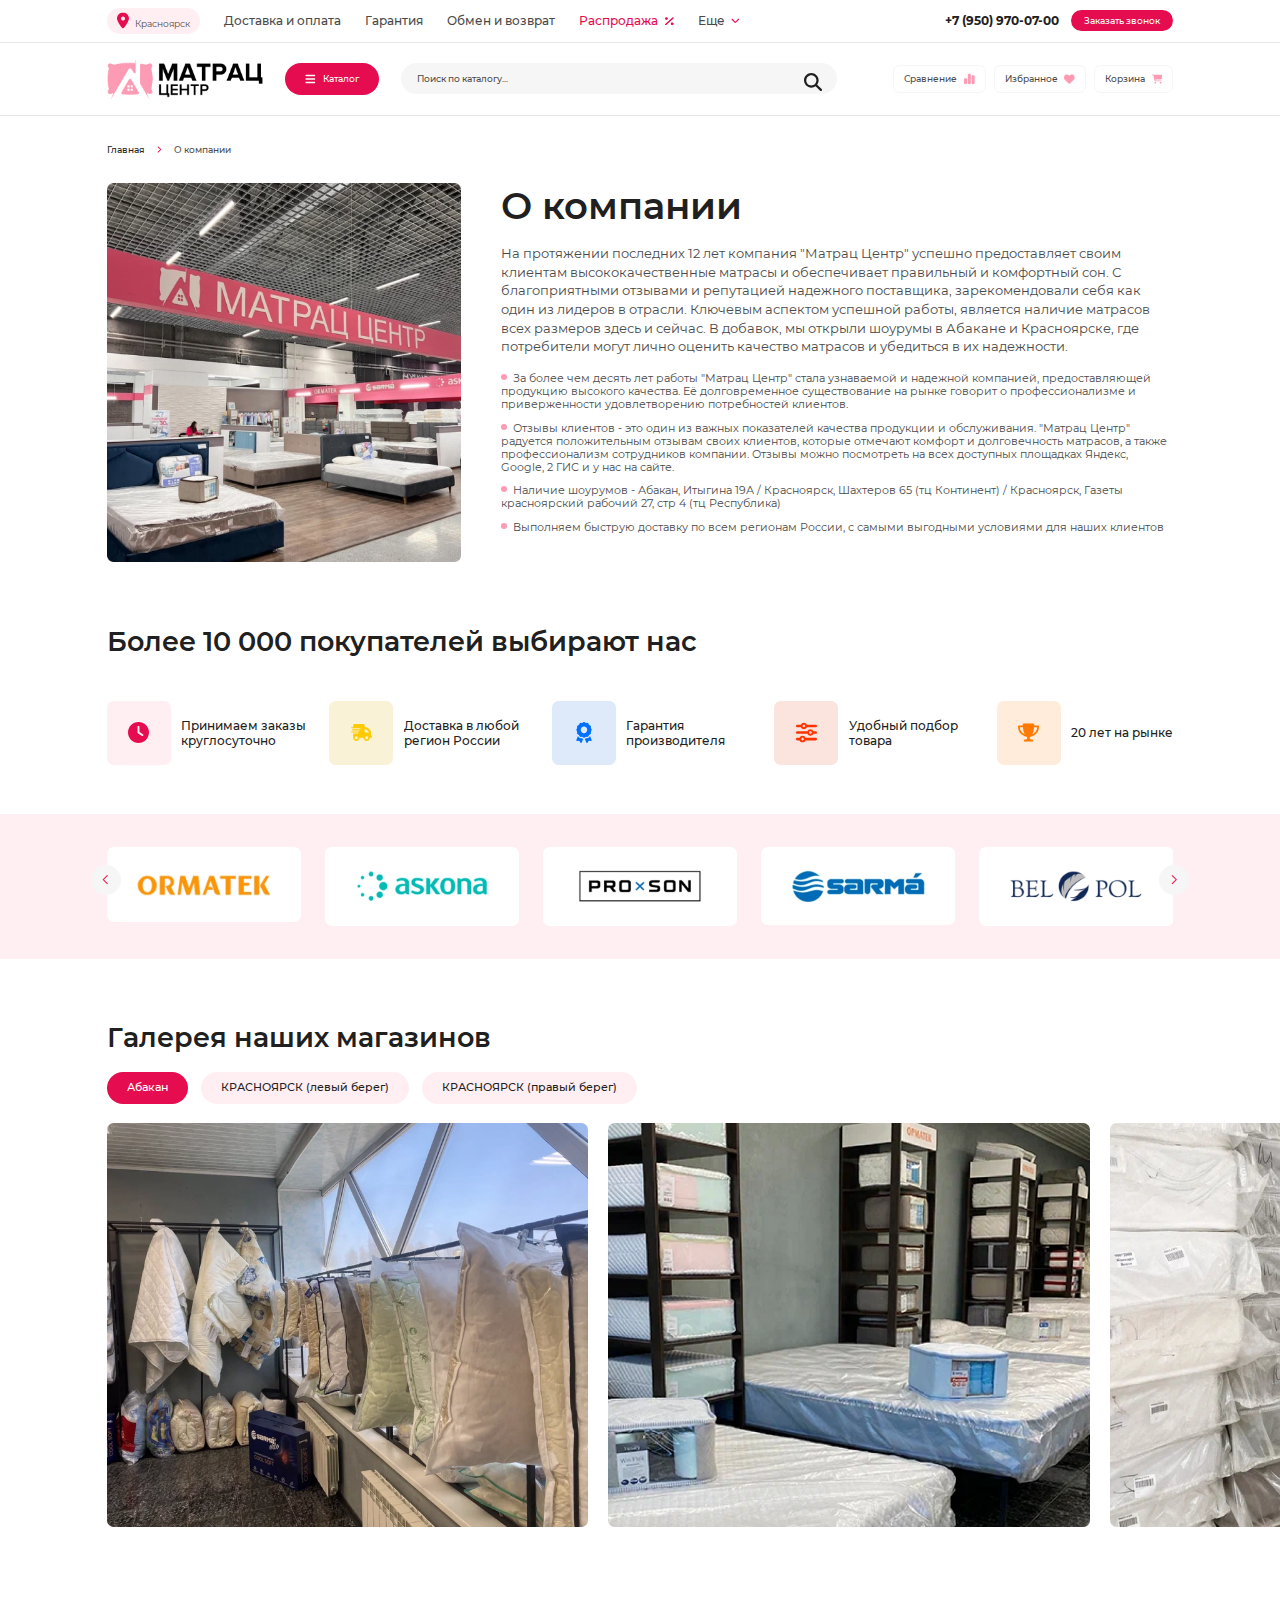
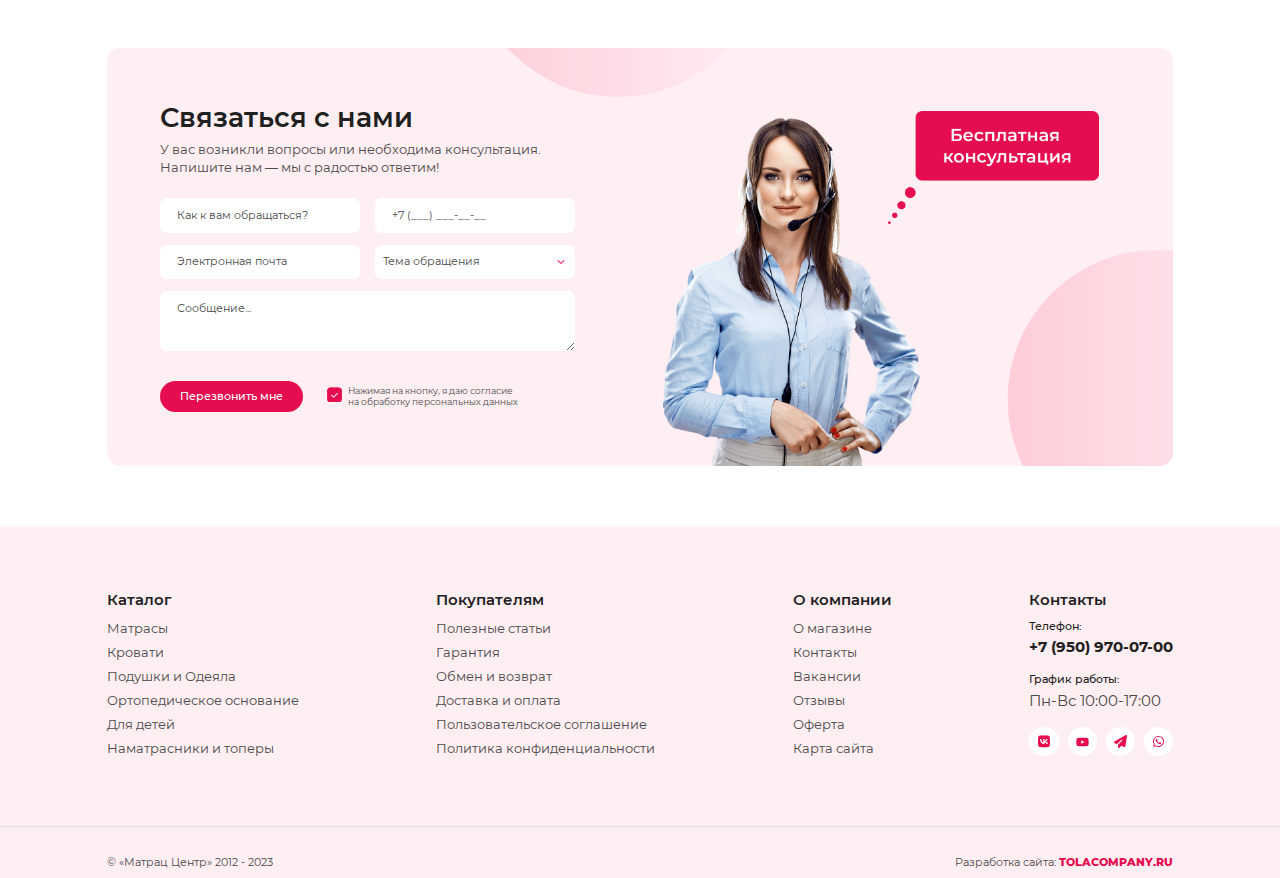
<file: about.html>
<!DOCTYPE html>
<html lang="ru" class="page">

<head>
    <meta charset="UTF-8">
    <meta name="viewport" content="width=device-width, initial-scale=1.0">
    <title>Матрац Центр</title>
    <link href="assets/css/plugins/swiper-bundle.min.css" rel="stylesheet">
    <link rel="stylesheet" href="https://cdn.jsdelivr.net/npm/@fancyapps/ui@5.0/dist/fancybox/fancybox.css" />
    <link rel="stylesheet" href="assets/css/plugins/custom-select.css">
    <link rel="stylesheet" href="assets/css/style.css">

    <script defer src="assets/js/plugins/swiper-bundle.min.js"></script>
    <script src="https://cdn.jsdelivr.net/npm/@fancyapps/ui@5.0/dist/fancybox/fancybox.umd.js"></script>
    <script src="assets/js/plugins/jquery.custom-select.min.js" type="text/javascript"></script>
    <script src="assets/js/plugins/custom-select.min.js" type="text/javascript"></script>

    <script defer src="assets/js/script.js"></script>

</head>

<body class="page__body">
    <div class="burger-menu__wrapper burger-menu__wrapper--none">
        <div class="burger-menu__content">
    
    
            <button class="btn-reset burger" id="close-menu">
                <svg xmlns="http://www.w3.org/2000/svg" width="10" height="10" viewBox="0 0 10 10" fill="none">
                    <path
                        d="M8.92189 2.11797C9.24741 1.77617 9.24741 1.22109 8.92189 0.879297C8.59636 0.5375 8.06772 0.5375 7.7422 0.879297L5.00001 3.76133L2.25522 0.882032C1.9297 0.540235 1.40105 0.540235 1.07553 0.882032C0.75001 1.22383 0.75001 1.77891 1.07553 2.1207L3.82032 5L1.07814 7.88203C0.752614 8.22383 0.752614 8.77891 1.07814 9.1207C1.40366 9.4625 1.9323 9.4625 2.25782 9.1207L5.00001 6.23867L7.7448 9.11797C8.07032 9.45977 8.59897 9.45977 8.92449 9.11797C9.25001 8.77617 9.25001 8.22109 8.92449 7.8793L6.1797 5L8.92189 2.11797Z"
                        fill="white" />
                </svg>
            </button>
            <div class="burger-menu__inner">
                <nav class="burger-menu__nav">
                    <ul class="list-reset burger-menu__list">
                        <li class="burger-menu__item"><a href="#" class="burger-menu__link">Доставка и оплата</a></li>
                        <li class="burger-menu__item"><a href="#" class="burger-menu__link">Гарантия</a></li>
                        <li class="burger-menu__item"><a href="#" class="burger-menu__link">Обмен и возврат</a></li>
                        <li class="burger-menu__item"><a href="#"
                                class="burger-menu__link header-top-menu__item--sales"><span>Распродажа</span>
                                <svg xmlns="http://www.w3.org/2000/svg" width="10" height="12" viewBox="0 0 10 12"
                                    fill="none">
                                    <g clip-path="url(#clip0_32_13)">
                                        <path
                                            d="M9.75521 2.77969C10.0807 2.48672 10.0807 2.01094 9.75521 1.71797C9.42969 1.425 8.90104 1.425 8.57552 1.71797L0.242188 9.21797C-0.0833334 9.51094 -0.0833334 9.98672 0.242188 10.2797C0.567708 10.5727 1.09635 10.5727 1.42188 10.2797L9.75521 2.77969ZM3.33333 3C3.33333 2.60217 3.15774 2.22064 2.84518 1.93934C2.53262 1.65803 2.10869 1.5 1.66667 1.5C1.22464 1.5 0.800716 1.65803 0.488155 1.93934C0.175595 2.22064 -4.77303e-09 2.60217 -4.77303e-09 3C-4.77303e-09 3.39782 0.175595 3.77936 0.488155 4.06066C0.800716 4.34196 1.22464 4.5 1.66667 4.5C2.10869 4.5 2.53262 4.34196 2.84518 4.06066C3.15774 3.77936 3.33333 3.39782 3.33333 3ZM10 9C10 8.60218 9.82441 8.22064 9.51185 7.93934C9.19929 7.65804 8.77536 7.5 8.33333 7.5C7.89131 7.5 7.46738 7.65804 7.15482 7.93934C6.84226 8.22064 6.66667 8.60218 6.66667 9C6.66667 9.39782 6.84226 9.77936 7.15482 10.0607C7.46738 10.342 7.89131 10.5 8.33333 10.5C8.77536 10.5 9.19929 10.342 9.51185 10.0607C9.82441 9.77936 10 9.39782 10 9Z"
                                            fill="#E50C4F" />
                                    </g>
                                    <defs>
                                        <clipPath id="clip0_32_13">
                                            <rect width="10" height="12" fill="white" />
                                        </clipPath>
                                    </defs>
                                </svg></a></li>
                        <li class="burger-menu__item"><a href="#" class="burger-menu__link">О компании</a></li>
                        <li class="burger-menu__item"><a href="#" class="burger-menu__link">Полезные статьи</a></li>
                        <li class="burger-menu__item"><a href="#" class="burger-menu__link">Вакансии</a></li>
                    </ul>
                </nav>
            </div>
        </div>
    </div>
    <header class="header">
    
    
        <div class="header__top">
            <div class="container">
                <div class="header-top__wrapper">
                    <div class="header-top__left">
                        <a class="header-top__location">
                            <svg xmlns="http://www.w3.org/2000/svg" width="12" height="17" viewBox="0 0 12 17" fill="none">
                                <g clip-path="url(#clip0_41_23)">
                                    <path
                                        d="M6.74062 16.1C8.34375 14.0938 12 9.23125 12 6.5C12 3.1875 9.3125 0.5 6 0.5C2.6875 0.5 0 3.1875 0 6.5C0 9.23125 3.65625 14.0938 5.25938 16.1C5.64375 16.5781 6.35625 16.5781 6.74062 16.1ZM6 4.5C6.53043 4.5 7.03914 4.71071 7.41421 5.08579C7.78929 5.46086 8 5.96957 8 6.5C8 7.03043 7.78929 7.53914 7.41421 7.91421C7.03914 8.28929 6.53043 8.5 6 8.5C5.46957 8.5 4.96086 8.28929 4.58579 7.91421C4.21071 7.53914 4 7.03043 4 6.5C4 5.96957 4.21071 5.46086 4.58579 5.08579C4.96086 4.71071 5.46957 4.5 6 4.5Z"
                                        fill="#E50C4F" />
                                </g>
                                <defs>
                                    <clipPath id="clip0_41_23">
                                        <rect width="12" height="16" fill="white" transform="translate(0 0.5)" />
                                    </clipPath>
                                </defs>
                            </svg>
                            <span>Красноярск</span>
                        </a>
                        <nav class="header-top__nav">
                            <ul class="header-top__menu header-top__menu--desctop list-reset">
                                <li class="header-top-menu__item"><a class="header-top-menu__link" href="#">Доставка и
                                        оплата</a></li>
                                <li class="header-top-menu__item"><a class="header-top-menu__link" href="#">Гарантия</a>
                                </li>
                                <li class="header-top-menu__item"><a class="header-top-menu__link" href="#">Обмен и
                                        возврат</a></li>
                                <li class="header-top-menu__item header-top-menu__item--sales"><a
                                        class="header-top-menu__link" href="#"><span>Распродажа
                                            <svg xmlns="http://www.w3.org/2000/svg" width="10" height="12"
                                                viewBox="0 0 10 12" fill="none">
                                                <g clip-path="url(#clip0_32_13)">
                                                    <path
                                                        d="M9.75521 2.77969C10.0807 2.48672 10.0807 2.01094 9.75521 1.71797C9.42969 1.425 8.90104 1.425 8.57552 1.71797L0.242188 9.21797C-0.0833334 9.51094 -0.0833334 9.98672 0.242188 10.2797C0.567708 10.5727 1.09635 10.5727 1.42188 10.2797L9.75521 2.77969ZM3.33333 3C3.33333 2.60217 3.15774 2.22064 2.84518 1.93934C2.53262 1.65803 2.10869 1.5 1.66667 1.5C1.22464 1.5 0.800716 1.65803 0.488155 1.93934C0.175595 2.22064 -4.77303e-09 2.60217 -4.77303e-09 3C-4.77303e-09 3.39782 0.175595 3.77936 0.488155 4.06066C0.800716 4.34196 1.22464 4.5 1.66667 4.5C2.10869 4.5 2.53262 4.34196 2.84518 4.06066C3.15774 3.77936 3.33333 3.39782 3.33333 3ZM10 9C10 8.60218 9.82441 8.22064 9.51185 7.93934C9.19929 7.65804 8.77536 7.5 8.33333 7.5C7.89131 7.5 7.46738 7.65804 7.15482 7.93934C6.84226 8.22064 6.66667 8.60218 6.66667 9C6.66667 9.39782 6.84226 9.77936 7.15482 10.0607C7.46738 10.342 7.89131 10.5 8.33333 10.5C8.77536 10.5 9.19929 10.342 9.51185 10.0607C9.82441 9.77936 10 9.39782 10 9Z"
                                                        fill="#E50C4F" />
                                                </g>
                                                <defs>
                                                    <clipPath id="clip0_32_13">
                                                        <rect width="10" height="12" fill="white" />
                                                    </clipPath>
                                                </defs>
                                            </svg></span></a></li>
                                <li class="header-top-menu__item header-top-menu__item--dropdown">
                                    <a class="header-top-menu__link" href="#">Еще<svg xmlns="http://www.w3.org/2000/svg"
                                            width="13" height="13" viewBox="0 0 13 13" fill="none">
                                            <path
                                                d="M5.92612 10.3238C6.24351 10.6412 6.75894 10.6412 7.07632 10.3238L11.9513 5.44883C12.2687 5.13145 12.2687 4.61602 11.9513 4.29863C11.6339 3.98125 11.1185 3.98125 10.8011 4.29863L6.49995 8.59981L2.19878 4.30117C1.8814 3.98379 1.36597 3.98379 1.04858 4.30117C0.731201 4.61856 0.731201 5.13399 1.04858 5.45137L5.92358 10.3264L5.92612 10.3238Z"
                                                fill="#E50C4F" />
                                        </svg></a>
                                    <div class="header-top-menu__dropdown">
                                        <ul class="header-top-menu-dropdown__list list-reset">
                                            <li class="header-top-menu-dropdown__item"><a
                                                    class="header-top-menu-dropdown__link" href="#">О компании</a></li>
                                            <li class="header-top-menu-dropdown__item"><a
                                                    class="header-top-menu-dropdown__link" href="#">Полезные статьи</a></li>
                                            <li class="header-top-menu-dropdown__item"><a
                                                    class="header-top-menu-dropdown__link" href="#">Вакансии</a></li>
                                        </ul>
                                    </div>
                                </li>
                            </ul>
                        </nav>
                    </div>
                    <div class="header-top__contacts">
                        <a class="header-top__phone" href="tel:+79509700700">+7 (950) 970-07-00</a>
                        <button class="header-top__btn btn-reset main-btn main-btn__small">Заказать звонок</button>
                    </div>
                </div>
    
            </div>
        </div>
    
        <div class="header__bottom">
            <div class="container">
                <div class="header-bottom__wrapper">
                    <img class="header__logo" src="assets/img/base/header-logo.png" alt="Матрац Центр" title="Матрац Центр">
                    <button class="header__catalog header__catalog--desctop btn-reset main-btn"><svg
                            xmlns="http://www.w3.org/2000/svg" width="14" height="17" viewBox="0 0 14 17" fill="none">
                            <path
                                d="M0 3.5C0 2.94687 0.446875 2.5 1 2.5H13C13.5531 2.5 14 2.94687 14 3.5C14 4.05313 13.5531 4.5 13 4.5H1C0.446875 4.5 0 4.05313 0 3.5ZM0 8.5C0 7.94688 0.446875 7.5 1 7.5H13C13.5531 7.5 14 7.94688 14 8.5C14 9.05312 13.5531 9.5 13 9.5H1C0.446875 9.5 0 9.05312 0 8.5ZM14 13.5C14 14.0531 13.5531 14.5 13 14.5H1C0.446875 14.5 0 14.0531 0 13.5C0 12.9469 0.446875 12.5 1 12.5H13C13.5531 12.5 14 12.9469 14 13.5Z"
                                fill="white" />
                        </svg>Каталог</button>
                    <div class="header-search__wrapper">
                        <input type="text" class="header__search input-reset" placeholder="Поиск по каталогу...">
                        <button class="btn-reset">
                            <svg xmlns="http://www.w3.org/2000/svg" width="18" height="18" viewBox="0 0 18 18" fill="none">
                                <g clip-path="url(#clip0_32_29)">
                                    <path
                                        d="M14.625 7.3125C14.625 8.92617 14.1012 10.4168 13.2188 11.6262L17.6695 16.0805C18.109 16.5199 18.109 17.2336 17.6695 17.673C17.2301 18.1125 16.5164 18.1125 16.077 17.673L11.6262 13.2188C10.4168 14.1047 8.92617 14.625 7.3125 14.625C3.27305 14.625 0 11.352 0 7.3125C0 3.27305 3.27305 0 7.3125 0C11.352 0 14.625 3.27305 14.625 7.3125ZM7.3125 12.375C7.97732 12.375 8.63562 12.2441 9.24984 11.9896C9.86405 11.7352 10.4221 11.3623 10.8922 10.8922C11.3623 10.4221 11.7352 9.86405 11.9896 9.24984C12.2441 8.63562 12.375 7.97732 12.375 7.3125C12.375 6.64768 12.2441 5.98938 11.9896 5.37516C11.7352 4.76095 11.3623 4.20287 10.8922 3.73277C10.4221 3.26268 9.86405 2.88977 9.24984 2.63536C8.63562 2.38095 7.97732 2.25 7.3125 2.25C6.64768 2.25 5.98938 2.38095 5.37516 2.63536C4.76095 2.88977 4.20287 3.26268 3.73277 3.73277C3.26268 4.20287 2.88977 4.76095 2.63536 5.37516C2.38095 5.98938 2.25 6.64768 2.25 7.3125C2.25 7.97732 2.38095 8.63562 2.63536 9.24984C2.88977 9.86405 3.26268 10.4221 3.73277 10.8922C4.20287 11.3623 4.76095 11.7352 5.37516 11.9896C5.98938 12.2441 6.64768 12.375 7.3125 12.375Z"
                                        fill="#202020" />
                                </g>
                                <defs>
                                    <clipPath id="clip0_32_29">
                                        <rect width="18" height="18" fill="white" />
                                    </clipPath>
                                </defs>
                            </svg>
                        </button>
    
                    </div>
                    <button class="burger btn-reset" id="burger">
                        <svg xmlns="http://www.w3.org/2000/svg" width="12" height="14" viewBox="0 0 12 14" fill="none">
                            <path
                                d="M0 2.625C0 2.14102 0.383036 1.75 0.857143 1.75H11.1429C11.617 1.75 12 2.14102 12 2.625C12 3.10898 11.617 3.5 11.1429 3.5H0.857143C0.383036 3.5 0 3.10898 0 2.625ZM0 7C0 6.51602 0.383036 6.125 0.857143 6.125H11.1429C11.617 6.125 12 6.51602 12 7C12 7.48398 11.617 7.875 11.1429 7.875H0.857143C0.383036 7.875 0 7.48398 0 7ZM12 11.375C12 11.859 11.617 12.25 11.1429 12.25H0.857143C0.383036 12.25 0 11.859 0 11.375C0 10.891 0.383036 10.5 0.857143 10.5H11.1429C11.617 10.5 12 10.891 12 11.375Z"
                                fill="white" />
                        </svg>
                    </button>
                    <ul class="header-bottom__list header-bottom__list--desctop list-reset">
                        <li class="header-bottom__item"><a href="#" class="header-bottom__link">Сравнение <svg
                                    xmlns="http://www.w3.org/2000/svg" width="18" height="20" viewBox="0 0 18 20"
                                    fill="none">
                                    <path
                                        d="M6.42857 3.125C6.42857 2.08984 7.29241 1.25 8.35714 1.25H9.64286C10.7076 1.25 11.5714 2.08984 11.5714 3.125V16.875C11.5714 17.9102 10.7076 18.75 9.64286 18.75H8.35714C7.29241 18.75 6.42857 17.9102 6.42857 16.875V3.125ZM0 10.625C0 9.58984 0.863839 8.75 1.92857 8.75H3.21429C4.27902 8.75 5.14286 9.58984 5.14286 10.625V16.875C5.14286 17.9102 4.27902 18.75 3.21429 18.75H1.92857C0.863839 18.75 0 17.9102 0 16.875V10.625ZM14.7857 3.75H16.0714C17.1362 3.75 18 4.58984 18 5.625V16.875C18 17.9102 17.1362 18.75 16.0714 18.75H14.7857C13.721 18.75 12.8571 17.9102 12.8571 16.875V5.625C12.8571 4.58984 13.721 3.75 14.7857 3.75Z"
                                        fill="#FC9BB3" />
                                </svg></a> </li>
                        <li class="header-bottom__item"><a href="#" class="header-bottom__link">Избранное <svg
                                    xmlns="http://www.w3.org/2000/svg" width="20" height="20" viewBox="0 0 20 20"
                                    fill="none">
                                    <path
                                        d="M1.85938 11.7344L8.91797 18.3242C9.21094 18.5977 9.59766 18.75 10 18.75C10.4023 18.75 10.7891 18.5977 11.082 18.3242L18.1406 11.7344C19.3281 10.6289 20 9.07813 20 7.45703V7.23047C20 4.5 18.0273 2.17188 15.3359 1.72266C13.5547 1.42578 11.7422 2.00782 10.4688 3.28125L10 3.75L9.53125 3.28125C8.25781 2.00782 6.44531 1.42578 4.66406 1.72266C1.97266 2.17188 0 4.5 0 7.23047V7.45703C0 9.07813 0.671875 10.6289 1.85938 11.7344Z"
                                        fill="#FC9BB3" />
                                </svg></a> </li>
                        <li class="header-bottom__item"><a href="#" class="header-bottom__link">Корзина <svg
                                    xmlns="http://www.w3.org/2000/svg" width="18" height="16" viewBox="0 0 18 16"
                                    fill="none">
                                    <g clip-path="url(#clip0_32_42)">
                                        <path
                                            d="M0 0.75C0 0.334375 0.334375 0 0.75 0H2.17188C2.85938 0 3.46875 0.4 3.75312 1H16.5969C17.4187 1 18.0188 1.78125 17.8031 2.575L16.5219 7.33437C16.2563 8.31563 15.3656 9 14.35 9H5.33437L5.50313 9.89062C5.57188 10.2437 5.88125 10.5 6.24062 10.5H15.25C15.6656 10.5 16 10.8344 16 11.25C16 11.6656 15.6656 12 15.25 12H6.24062C5.15938 12 4.23125 11.2312 4.03125 10.1719L2.41875 1.70312C2.39688 1.58438 2.29375 1.5 2.17188 1.5H0.75C0.334375 1.5 0 1.16562 0 0.75ZM4 14.5C4 14.303 4.0388 14.108 4.11418 13.926C4.18956 13.744 4.30005 13.5786 4.43934 13.4393C4.57863 13.3001 4.74399 13.1896 4.92597 13.1142C5.10796 13.0388 5.30302 13 5.5 13C5.69698 13 5.89204 13.0388 6.07403 13.1142C6.25601 13.1896 6.42137 13.3001 6.56066 13.4393C6.69995 13.5786 6.81044 13.744 6.88582 13.926C6.9612 14.108 7 14.303 7 14.5C7 14.697 6.9612 14.892 6.88582 15.074C6.81044 15.256 6.69995 15.4214 6.56066 15.5607C6.42137 15.6999 6.25601 15.8104 6.07403 15.8858C5.89204 15.9612 5.69698 16 5.5 16C5.30302 16 5.10796 15.9612 4.92597 15.8858C4.74399 15.8104 4.57863 15.6999 4.43934 15.5607C4.30005 15.4214 4.18956 15.256 4.11418 15.074C4.0388 14.892 4 14.697 4 14.5ZM14.5 13C14.8978 13 15.2794 13.158 15.5607 13.4393C15.842 13.7206 16 14.1022 16 14.5C16 14.8978 15.842 15.2794 15.5607 15.5607C15.2794 15.842 14.8978 16 14.5 16C14.1022 16 13.7206 15.842 13.4393 15.5607C13.158 15.2794 13 14.8978 13 14.5C13 14.1022 13.158 13.7206 13.4393 13.4393C13.7206 13.158 14.1022 13 14.5 13Z"
                                            fill="#FC9BB3" />
                                    </g>
                                    <defs>
                                        <clipPath id="clip0_32_42">
                                            <rect width="18" height="16" fill="white" />
                                        </clipPath>
                                    </defs>
                                </svg></a> </li>
                    </ul>
                </div>
    
            </div>
        </div>
        <div class="header__panel">
            <div class="container">
                <nav class="header-panel__nav">
                    <ul class="header-panel__list list-reset">
                        <li class="header-panel__item"><a class="header-panel__link header-panel__link--pink" href="">
                                <svg xmlns="http://www.w3.org/2000/svg" width="15" height="16" viewBox="0 0 15 16" fill="none">
                                    <g clip-path="url(#clip0_121_696)">
                                        <path
                                            d="M0.5 3C0.5 2.44687 0.946875 2 1.5 2H13.5C14.0531 2 14.5 2.44687 14.5 3C14.5 3.55313 14.0531 4 13.5 4H1.5C0.946875 4 0.5 3.55313 0.5 3ZM0.5 8C0.5 7.44688 0.946875 7 1.5 7H13.5C14.0531 7 14.5 7.44688 14.5 8C14.5 8.55312 14.0531 9 13.5 9H1.5C0.946875 9 0.5 8.55312 0.5 8ZM14.5 13C14.5 13.5531 14.0531 14 13.5 14H1.5C0.946875 14 0.5 13.5531 0.5 13C0.5 12.4469 0.946875 12 1.5 12H13.5C14.0531 12 14.5 12.4469 14.5 13Z"
                                            fill="white" />
                                    </g>
                                    <defs>
                                        <clipPath id="clip0_121_696">
                                            <rect width="14" height="16" fill="white" transform="translate(0.5)" />
                                        </clipPath>
                                    </defs>
                                </svg>
                                <span>Каталог</span></a></li>
                        <li class="header-panel__item"><a class="header-panel__link" href=""><svg
                                    xmlns="http://www.w3.org/2000/svg" width="18" height="20" viewBox="0 0 18 20" fill="none">
                                    <path
                                        d="M6.42857 3.125C6.42857 2.08984 7.29241 1.25 8.35714 1.25H9.64286C10.7076 1.25 11.5714 2.08984 11.5714 3.125V16.875C11.5714 17.9102 10.7076 18.75 9.64286 18.75H8.35714C7.29241 18.75 6.42857 17.9102 6.42857 16.875V3.125ZM0 10.625C0 9.58984 0.863839 8.75 1.92857 8.75H3.21429C4.27902 8.75 5.14286 9.58984 5.14286 10.625V16.875C5.14286 17.9102 4.27902 18.75 3.21429 18.75H1.92857C0.863839 18.75 0 17.9102 0 16.875V10.625ZM14.7857 3.75H16.0714C17.1362 3.75 18 4.58984 18 5.625V16.875C18 17.9102 17.1362 18.75 16.0714 18.75H14.7857C13.721 18.75 12.8571 17.9102 12.8571 16.875V5.625C12.8571 4.58984 13.721 3.75 14.7857 3.75Z"
                                        fill="#FC9BB3" />
                                </svg> <span>Сравнение</span></a></li>
                        <li class="header-panel__item"><a class="header-panel__link" href="">
                                <svg xmlns="http://www.w3.org/2000/svg" width="20" height="20" viewBox="0 0 20 20" fill="none">
                                    <path
                                        d="M1.85938 11.7344L8.91797 18.3242C9.21094 18.5977 9.59766 18.75 10 18.75C10.4023 18.75 10.7891 18.5977 11.082 18.3242L18.1406 11.7344C19.3281 10.6289 20 9.07813 20 7.45703V7.23047C20 4.5 18.0273 2.17188 15.3359 1.72266C13.5547 1.42578 11.7422 2.00782 10.4688 3.28125L10 3.75L9.53125 3.28125C8.25781 2.00782 6.44531 1.42578 4.66406 1.72266C1.97266 2.17188 0 4.5 0 7.23047V7.45703C0 9.07813 0.671875 10.6289 1.85938 11.7344Z"
                                        fill="#FC9BB3" />
                                </svg>
                                <span>Избранное</a></span></li>
                        <li class="header-panel__item"><a class="header-panel__link" href="">
                                <svg xmlns="http://www.w3.org/2000/svg" width="18" height="16" viewBox="0 0 18 16" fill="none">
                                    <g clip-path="url(#clip0_32_42)">
                                        <path
                                            d="M0 0.75C0 0.334375 0.334375 0 0.75 0H2.17188C2.85938 0 3.46875 0.4 3.75312 1H16.5969C17.4187 1 18.0188 1.78125 17.8031 2.575L16.5219 7.33437C16.2563 8.31563 15.3656 9 14.35 9H5.33437L5.50313 9.89062C5.57188 10.2437 5.88125 10.5 6.24062 10.5H15.25C15.6656 10.5 16 10.8344 16 11.25C16 11.6656 15.6656 12 15.25 12H6.24062C5.15938 12 4.23125 11.2312 4.03125 10.1719L2.41875 1.70312C2.39688 1.58438 2.29375 1.5 2.17188 1.5H0.75C0.334375 1.5 0 1.16562 0 0.75ZM4 14.5C4 14.303 4.0388 14.108 4.11418 13.926C4.18956 13.744 4.30005 13.5786 4.43934 13.4393C4.57863 13.3001 4.74399 13.1896 4.92597 13.1142C5.10796 13.0388 5.30302 13 5.5 13C5.69698 13 5.89204 13.0388 6.07403 13.1142C6.25601 13.1896 6.42137 13.3001 6.56066 13.4393C6.69995 13.5786 6.81044 13.744 6.88582 13.926C6.9612 14.108 7 14.303 7 14.5C7 14.697 6.9612 14.892 6.88582 15.074C6.81044 15.256 6.69995 15.4214 6.56066 15.5607C6.42137 15.6999 6.25601 15.8104 6.07403 15.8858C5.89204 15.9612 5.69698 16 5.5 16C5.30302 16 5.10796 15.9612 4.92597 15.8858C4.74399 15.8104 4.57863 15.6999 4.43934 15.5607C4.30005 15.4214 4.18956 15.256 4.11418 15.074C4.0388 14.892 4 14.697 4 14.5ZM14.5 13C14.8978 13 15.2794 13.158 15.5607 13.4393C15.842 13.7206 16 14.1022 16 14.5C16 14.8978 15.842 15.2794 15.5607 15.5607C15.2794 15.842 14.8978 16 14.5 16C14.1022 16 13.7206 15.842 13.4393 15.5607C13.158 15.2794 13 14.8978 13 14.5C13 14.1022 13.158 13.7206 13.4393 13.4393C13.7206 13.158 14.1022 13 14.5 13Z"
                                            fill="#FC9BB3" />
                                    </g>
                                    <defs>
                                        <clipPath id="clip0_32_42">
                                            <rect width="18" height="16" fill="white" />
                                        </clipPath>
                                    </defs>
                                </svg>
                                <span>Корзина</span></a></li>
                    </ul>
                </nav>
            </div>
        </div>
    </header>
    <main class="main">
        <div class="breadcrumbs">
            <div class="container">
                <ul class="breadcrumbs__list list-reset" itemscope itemtype="https://schema.org/BreadcrumbList">
                    <li class="breadcrumbs__item" itemprop="itemListElement" itemscope itemtype="https://schema.org/ListItem">
                        <a class="breadcrumbs__link" href="/" title="Главная" itemprop="item">
                            <span itemprop="name">Главная</span>
                            <meta itemprop="position" content="0">
                        </a>
                    </li>
                    <li class="breadcrumbs__item" itemprop="itemListElement" itemscope itemtype="https://schema.org/ListItem">
                        <p class="breadcrumbs__link breadcrumbs__last" title="О компании" itemprop="item">
                            <span itemprop="name">О компании</span>
                            <meta itemprop="position" content="1">
                        </p>
                    </li>
                </ul>
            </div>
        </div>
        <section class="about">
            <div class="container">
                <div class="about__wrapper">
                    <div class="about__image">
                        <img src="assets/img/blocks/about.jpg" alt="">
                    </div>
                    <div class="about__main">
                        <h1 class="about__title title h1-title">О компании</h1>
                        <div class="about__text custom-text">
                            <p>На протяжении последних 12 лет компания "Матрац Центр" успешно предоставляет своим клиентам высококачественные матрасы и
                            обеспечивает правильный и комфортный сон. С благоприятными отзывами и репутацией надежного поставщика, зарекомендовали
                            себя как один из лидеров в отрасли. Ключевым аспектом успешной работы, является наличие матрасов всех размеров здесь и
                            сейчас. В добавок, мы открыли шоурумы в Абакане и Красноярске, где потребители могут лично оценить качество матрасов и
                            убедиться в их надежности.</p>
                            <ul>
                                <li>За более чем десять лет работы "Матрац Центр" стала узнаваемой и надежной компанией, предоставляющей продукцию высокого
                                качества. Её долговременное существование на рынке говорит о профессионализме и приверженности удовлетворению
                                потребностей клиентов.</li>
                                <li>Отзывы клиентов - это один из важных показателей качества продукции и обслуживания. "Матрац Центр" радуется
                                положительным отзывам своих клиентов, которые отмечают комфорт и долговечность матрасов, а также профессионализм
                                сотрудников компании. Отзывы можно посмотреть на всех доступных площадках Яндекс, Google, 2 ГИС и у нас на сайте.</li>
                                <li>Наличие шоурумов - Абакан, Итыгина 19А / Красноярск, Шахтеров 65 (тц Континент) / Красноярск, Газеты красноярский
                                рабочий 27, стр 4 (тц Республика)</li>
                                <li>Выполняем быструю доставку по всем регионам России, с самыми выгодными условиями для наших клиентов</li>
                            </ul>
                        </div>
                    </div>
                </div>
            </div>
            
        </section>
        <section class="advantages advantages--about">
            <div class="container">
                <h2 class="title advantages__title">Более 10 000 покупателей выбирают нас</h2>
                <ul class="advantages__list list-reset">
                    <li class="advantages__item">
                        <div class="advantages__icon">
                            <div class="advantages__svg">
                            </div>
                        </div>
                        <p class="advantages__text">Принимаем заказы круглосуточно</p>
                    </li>
                    <li class="advantages__item">
                        <div class="advantages__icon">
                            <div class="advantages__svg">
                            </div>
                        </div>
                        <p class="advantages__text">Доставка в любой
                            регион России</p>
                    </li>
                    <li class="advantages__item">
                        <div class="advantages__icon">
                            <div class="advantages__svg">
                            </div>
                        </div>
                        <p class="advantages__text">Гарантия
                            производителя</p>
                    </li>
                    <li class="advantages__item">
                        <div class="advantages__icon">
                            <div class="advantages__svg">
                            </div>
                        </div>
                        <p class="advantages__text">Удобный подбор
                            товара</p>
                    </li>
                    <li class="advantages__item">
                        <div class="advantages__icon">
                            <div class="advantages__svg">
                            </div>
                        </div>
                        <p class="advantages__text">20 лет
                            на рынке</p>
                    </li>
                </ul>
            </div>
        </section>
        <section class="brands">
            <div class="container">
                <div class="swiper-button-prev swiper-button-prev__brands"></div>
                <div class="swiper-button-next swiper-button-next__brands"></div>
                <div class="swiper-pagination swiper-pagination__brands"></div>

                <div class="swiper swiper__brands">
                    <div class="swiper-wrapper swiper-wrapper__brands">
                        <div class="swiper-slide swiper-slide__brands">
                            <div class="brands__img">
                                <img src="assets/img/brands/logo1.png" alt="" class="brands__logo">
                            </div>

                        </div>
                        <div class="swiper-slide swiper-slide__brands">
                            <div class="brands__img">
                                <img src="assets/img/brands/logo2.png" alt="" class="brands__logo">
                            </div>

                        </div>
                        <div class="swiper-slide swiper-slide__brands">
                            <div class="brands__img">
                                <img src="assets/img/brands/logo3.png" alt="" class="brands__logo">
                            </div>

                        </div>
                        <div class="swiper-slide swiper-slide__brands">
                            <div class="brands__img">
                                <img src="assets/img/brands/logo4.png" alt="" class="brands__logo">
                            </div>

                        </div>
                        <div class="swiper-slide swiper-slide__brands">
                            <div class="brands__img">
                                <img src="assets/img/brands/logo5.png" alt="" class="brands__logo">
                            </div>

                        </div>
                        <div class="swiper-slide swiper-slide__brands">
                            <div class="brands__img">
                                <img src="assets/img/brands/logo1.png" alt="" class="brands__logo">
                            </div>

                        </div>
                        <div class="swiper-slide swiper-slide__brands">
                            <div class="brands__img">
                                <img src="assets/img/brands/logo2.png" alt="" class="brands__logo">
                            </div>

                        </div>
                        <div class="swiper-slide swiper-slide__brands">
                            <div class="brands__img">
                                <img src="assets/img/brands/logo3.png" alt="" class="brands__logo">
                            </div>

                        </div>
                        <div class="swiper-slide swiper-slide__brands">
                            <div class="brands__img">
                                <img src="assets/img/brands/logo4.png" alt="" class="brands__logo">
                            </div>

                        </div>
                        <div class="swiper-slide swiper-slide__brands">
                            <div class="brands__img">
                                <img src="assets/img/brands/logo5.png" alt="" class="brands__logo">
                            </div>

                        </div>
                    </div>


                </div>
            </div>
        </section>
        <section class="contacts">
            <div class="container">
                <h2 class="contacts__title title">Галерея наших магазинов</h2>
                <div class="contacts__tabs">
                    <ul class="contacts__container--tabs list-reset">
                        <button class="contacts__tab main-btn--white contacts__tab--active btn-reset">Абакан</button>
                        <button class="contacts__tab main-btn--white btn-reset">КРАСНОЯРСК (левый берег)</button><button
                            class="contacts__tab main-btn--white btn-reset">КРАСНОЯРСК (правый берег)</button>
        
                    </ul>
        
                    <div class="contacts__container--content">
                        <div class="contacts__content contacts__content--active">
                            <div class="swiper swiper__gallery">
                                <div class="swiper-wrapper swiper-wrapper__gallery">
                                    <div class="swiper-slide swiper-slide__gallery">
                                        <a href="assets/img/gallery/gallery1.png" data-fancybox="gallery__1" class="gallery__img">
                                            <img src="assets/img/gallery/gallery1.png" alt="">
                                        </a>
                            
                                    </div>
                                    <div class="swiper-slide swiper-slide__gallery">
                                        <a href="assets/img/gallery/gallery2.png" data-fancybox="gallery__1" class="gallery__img">
                                            <img src="assets/img/gallery/gallery2.png" alt="">
                                        </a>
                                    
                                    </div>
                                    <div class="swiper-slide swiper-slide__gallery">
                                        <a href="assets/img/gallery/gallery3.png" data-fancybox="gallery__1" class="gallery__img">
                                            <img src="assets/img/gallery/gallery3.png" alt="">
                                        </a>
                                    
                                    </div>
                                    <div class="swiper-slide swiper-slide__gallery">
                                        <a href="assets/img/gallery/gallery4.png" data-fancybox="gallery__1" class="gallery__img">
                                            <img src="assets/img/gallery/gallery4.png" alt="">
                                        </a>
                                    
                                    </div>
                                </div>
                            
                                <div class="swiper-button-prev swiper-button-prev__gallery"></div>
                                <div class="swiper-button-next swiper-button-next__gallery"></div>
                            </div>
                        </div>
                        <div class="contacts__content">
                            <div class="swiper swiper__gallery">
                                <div class="swiper-wrapper swiper-wrapper__gallery">
                                    <div class="swiper-slide swiper-slide__gallery">
                                        <a href="assets/img/gallery/gallery4.png" data-fancybox="gallery__2" class="gallery__img">
                                            <img src="assets/img/gallery/gallery4.png" alt="">
                                        </a>
                            
                                    </div>
                                    <div class="swiper-slide swiper-slide__gallery">
                                        <a href="assets/img/gallery/gallery3.png" data-fancybox="gallery__2" class="gallery__img">
                                            <img src="assets/img/gallery/gallery3.png" alt="">
                                        </a>
                                    
                                    </div>
                                    <div class="swiper-slide swiper-slide__gallery">
                                        <a href="assets/img/gallery/gallery2.png" data-fancybox="gallery__2" class="gallery__img">
                                            <img src="assets/img/gallery/gallery2.png" alt="">
                                        </a>
                                    
                                    </div>
                                    <div class="swiper-slide swiper-slide__gallery">
                                        <a href="assets/img/gallery/gallery1.png" data-fancybox="gallery__2" class="gallery__img">
                                            <img src="assets/img/gallery/gallery1.png" alt="">
                                        </a>
                                    
                                    </div>
                                </div>
                            
                                <div class="swiper-button-prev swiper-button-prev__gallery"></div>
                                <div class="swiper-button-next swiper-button-next__gallery"></div>
                            </div>
                        </div>
                        <div class="contacts__content">
                            <div class="swiper swiper__gallery">
                                <div class="swiper-wrapper swiper-wrapper__gallery">
                                    <div class="swiper-slide swiper-slide__gallery">
                                        <a href="assets/img/gallery/gallery1.png" data-fancybox="gallery__3" class="gallery__img">
                                            <img src="assets/img/gallery/gallery1.png" alt="">
                                        </a>
                            
                                    </div>
                                    <div class="swiper-slide swiper-slide__gallery">
                                        <a href="assets/img/gallery/gallery2.png" data-fancybox="gallery__3" class="gallery__img">
                                            <img src="assets/img/gallery/gallery2.png" alt="">
                                        </a>
                                    
                                    </div>
                                    <div class="swiper-slide swiper-slide__gallery">
                                        <a href="assets/img/gallery/gallery3.png" data-fancybox="gallery__3" class="gallery__img">
                                            <img src="assets/img/gallery/gallery3.png" alt="">
                                        </a>
                                    
                                    </div>
                                    <div class="swiper-slide swiper-slide__gallery">
                                        <a href="assets/img/gallery/gallery4.png" data-fancybox="gallery__3" class="gallery__img">
                                            <img src="assets/img/gallery/gallery4.png" alt="">
                                        </a>
                                    
                                    </div>
                                    <div class="swiper-slide swiper-slide__gallery">
                                        <a href="assets/img/gallery/gallery4.png" data-fancybox="gallery__3" class="gallery__img">
                                            <img src="assets/img/gallery/gallery4.png" alt="">
                                        </a>
                                    
                                    </div>
                                </div>
                            
                                <div class="swiper-button-prev swiper-button-prev__gallery"></div>
                                <div class="swiper-button-next swiper-button-next__gallery"></div>
                            </div>
                        </div>
                    </div>
                </div>
            </div>
        </section>
        <section class="form form__extended section">
            <div class="container">
                <div class="form__wrapper">
                    <h2 class="form__title title">Связаться с нами</h2>
                    <p class="form__description">У вас возникли вопросы или необходима консультация. Напишите нам — мы с
                        радостью ответим!</p>
                    <!-- <a href="tel:+79509700700" class="form__phone">+7 (950) 970-07-00</a> -->
                    <div class="form__box">
                        <!-- <p class="form-box__text">Или заполните форму, наш консультант свяжется с вами.</p> -->
                        <form class="form-box__form" action="#">
                            <input class="form__input input-reset" required type="text" placeholder="Как к вам обращаться?">
                            <input class="form__input input-reset" required type="tel" name="" id=""
                                placeholder="+7 (___) ___-__-__">
                            <input class="form__input input-reset" required type="email" placeholder="Электронная почта">
                            <select>
                                <option value="">Тема обращения</option>
                                <option value="0">2</option>
                                <option value="1">3</option>
                            </select>
                            <textarea name="text" class="form__input form__input--textarea input-reset"
                                placeholder="Сообщение..." rows="3"></textarea>
                            <div class="form__submit">
                                <button class="form-submit__btn btn-reset main-btn">Перезвонить мне</button>
                                <div class="form-submit__acceptance">
                                    <label class="form-submit__label">
                                        <input type="checkbox" name="acceptance" checked required value="1"
                                            class="form-submit__checkbox" aria-invalid="false">
                                        <span class="form-submit__text">Нажимая на кнопку, я даю согласие
                                            на&nbsp;обработку персональных данных</span>
                                    </label>
                                </div>
                            </div>
                        </form>
                    </div>
                    <img class="form__img" src="assets/img/blocks/form-girl.png" alt=""><img class="form__img--offer"
                        src="assets/img/blocks/offer.png" alt="">
                </div>
            </div>
        </section>
    </main>
    <footer class="footer">
        <div class="footer__top">
            <div class="container">
                <div class="footer__info">
                    <div class="footer__col">
                        <div class="footer__caption">Каталог</div>
                        <ul class="footer__list list-reset">
                            <li class="footer__item">
                                <a href="#" class="footer__link">
                                    Матрасы
                                </a>
                            </li>
                            <li class="footer__item">
                                <a href="#" class="footer__link">
                                    Кровати
                                </a>
                            </li>
                            <li class="footer__item">
                                <a href="#" class="footer__link">
                                    Подушки и Одеяла
                                </a>
                            </li>
                            <li class="footer__item">
                                <a href="#" class="footer__link">
                                    Ортопедическое основание
                                </a>
                            </li>
                            <li class="footer__item">
                                <a href="#" class="footer__link">
                                    Для детей
                                </a>
                            </li>
                            <li class="footer__item">
                                <a href="#" class="footer__link">
                                    Наматрасники и топеры
                                </a>
                            </li>
                        </ul>
                    </div>
                    <div class="footer__col">
                        <div class="footer__caption">Покупателям</div>
                        <ul class="footer__list list-reset">
                            <li class="footer__item">
                                <a href="#" class="footer__link">
                                    Полезные статьи
                                </a>
                            </li>
                            <li class="footer__item">
                                <a href="#" class="footer__link">
                                    Гарантия
                                </a>
                            </li>
                            <li class="footer__item">
                                <a href="#" class="footer__link">
                                    Обмен и возврат
                                </a>
                            </li>
                            <li class="footer__item">
                                <a href="#" class="footer__link">
                                    Доставка и оплата
                                </a>
                            </li>
                            <li class="footer__item">
                                <a href="#" class="footer__link">
                                    Пользовательское соглашение
                                </a>
                            </li>
                            <li class="footer__item">
                                <a href="#" class="footer__link">
                                    Политика конфиденциальности
                                </a>
                            </li>
                        </ul>
                    </div>
                    <div class="footer__col">
                        <div class="footer__caption">О компании</div>
                        <ul class="footer__list list-reset">
                            <li class="footer__item">
                                <a href="#" class="footer__link">
                                    О магазине
                                </a>
                            </li>
                            <li class="footer__item">
                                <a href="#" class="footer__link">
                                    Контакты
                                </a>
                            </li>
                            <li class="footer__item">
                                <a href="#" class="footer__link">
                                    Вакансии
                                </a>
                            </li>
                            <li class="footer__item">
                                <a href="#" class="footer__link">
                                    Отзывы
                                </a>
                            </li>
                            <li class="footer__item">
                                <a href="#" class="footer__link">
                                    Оферта
                                </a>
                            </li>
                            <li class="footer__item">
                                <a href="#" class="footer__link">
                                    Карта сайта
                                </a>
                            </li>
                        </ul>
                    </div>
                    <div class="footer__col">
                        <div class="footer__caption">Контакты</div>
                        <div class="footer__block">
                            <span class="footer__label">Телефон:</span>
                            <a href="tel:+79509700700" class="footer__tel">+7 (950) 970-07-00</a>
                        </div>
                        <div class="footer__block">
                            <span class="footer__label">График работы:</span>
                            <div class="footer__text">Пн-Вс 10:00-17:00</div>

                        </div>
                        <ul class="footer__socials list-reset">
                            <li class="footer-socials__item"><a href="" class="footer-socials__link">
                                    <div class="footer-socials__icon footer-socials__icon--vk"></div>
                                </a></li>
                            <li class="footer-socials__item"><a href="" class="footer-socials__link">
                                    <div class="footer-socials__icon footer-socials__icon--youtube"></div>
                            <li class="footer-socials__item"><a href="" class="footer-socials__link">
                                    <div class="footer-socials__icon footer-socials__icon--tg"></div>
                                </a></li>
                            <li class="footer-socials__item"><a href="" class="footer-socials__link">
                                    <div class="footer-socials__icon footer-socials__icon--whatsapp"></div>
                                </a></li>
                            </a></li>
                        </ul>
                    </div>
                </div>
            </div>
        </div>
        <div class="footer__bottom">
            <div class="container">
                <div class="footer-bottom__wrapper">
                    <span class="footer-bottom__left">© «Матрац Центр» 2012 - 2023</span>
                    <div class="footer-bottom__right">Разработка сайта: <a href="https://tolacompany.ru/"
                            class="footer-bottom__link">tolacompany.ru</a></span>
                    </div>
                </div>
            </div>
    </footer>
</body>

</html>
</file>
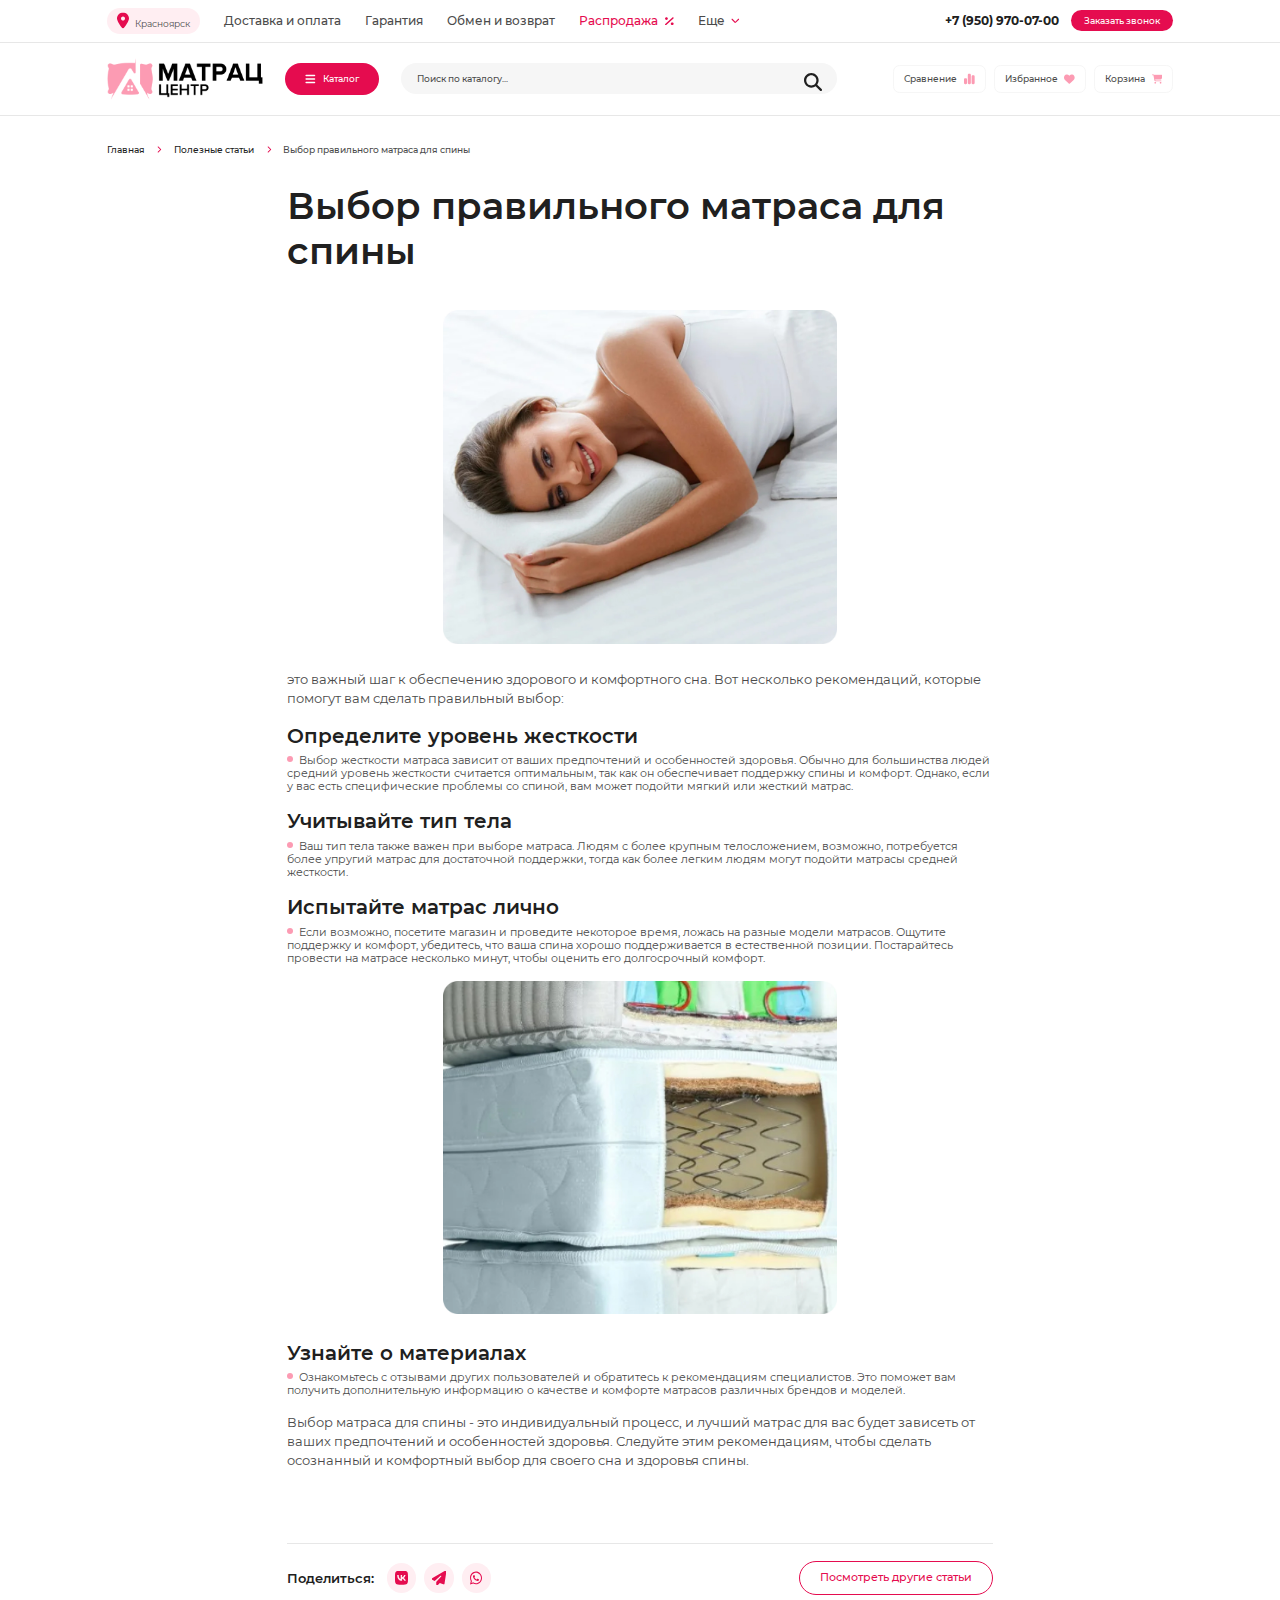
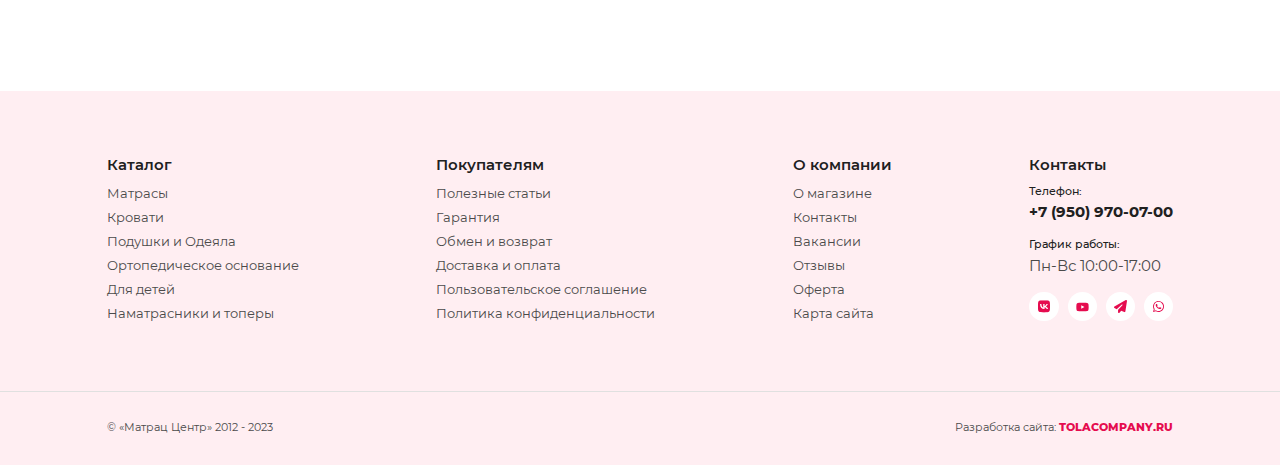
<file: article.html>
<!DOCTYPE html>
<html lang="ru" class="page">

<head>
    <meta charset="UTF-8">
    <meta name="viewport" content="width=device-width, initial-scale=1.0">
    <title>Матрац Центр</title>
    <link href="assets/css/plugins/swiper-bundle.min.css" rel="stylesheet">
    <link rel="stylesheet" href="https://cdn.jsdelivr.net/npm/@fancyapps/ui@5.0/dist/fancybox/fancybox.css" />
    <link rel="stylesheet" href="assets/css/plugins/custom-select.css">
    <link rel="stylesheet" href="assets/css/style.css">

    <script defer src="assets/js/plugins/swiper-bundle.min.js"></script>
    <script src="https://cdn.jsdelivr.net/npm/@fancyapps/ui@5.0/dist/fancybox/fancybox.umd.js"></script>
    <script src="assets/js/plugins/jquery.custom-select.min.js" type="text/javascript"></script>
    <script src="assets/js/plugins/custom-select.min.js" type="text/javascript"></script>

    <script defer src="assets/js/script.js"></script>

</head>

<body class="page__body">
    <div class="burger-menu__wrapper burger-menu__wrapper--none">
        <div class="burger-menu__content">


            <button class="btn-reset burger" id="close-menu">
                <svg xmlns="http://www.w3.org/2000/svg" width="10" height="10" viewBox="0 0 10 10" fill="none">
                    <path
                        d="M8.92189 2.11797C9.24741 1.77617 9.24741 1.22109 8.92189 0.879297C8.59636 0.5375 8.06772 0.5375 7.7422 0.879297L5.00001 3.76133L2.25522 0.882032C1.9297 0.540235 1.40105 0.540235 1.07553 0.882032C0.75001 1.22383 0.75001 1.77891 1.07553 2.1207L3.82032 5L1.07814 7.88203C0.752614 8.22383 0.752614 8.77891 1.07814 9.1207C1.40366 9.4625 1.9323 9.4625 2.25782 9.1207L5.00001 6.23867L7.7448 9.11797C8.07032 9.45977 8.59897 9.45977 8.92449 9.11797C9.25001 8.77617 9.25001 8.22109 8.92449 7.8793L6.1797 5L8.92189 2.11797Z"
                        fill="white" />
                </svg>
            </button>
            <div class="burger-menu__inner">
                <nav class="burger-menu__nav">
                    <ul class="list-reset burger-menu__list">
                        <li class="burger-menu__item"><a href="#" class="burger-menu__link">Доставка и оплата</a></li>
                        <li class="burger-menu__item"><a href="#" class="burger-menu__link">Гарантия</a></li>
                        <li class="burger-menu__item"><a href="#" class="burger-menu__link">Обмен и возврат</a></li>
                        <li class="burger-menu__item"><a href="#"
                                class="burger-menu__link header-top-menu__item--sales"><span>Распродажа</span>
                                <svg xmlns="http://www.w3.org/2000/svg" width="10" height="12" viewBox="0 0 10 12"
                                    fill="none">
                                    <g clip-path="url(#clip0_32_13)">
                                        <path
                                            d="M9.75521 2.77969C10.0807 2.48672 10.0807 2.01094 9.75521 1.71797C9.42969 1.425 8.90104 1.425 8.57552 1.71797L0.242188 9.21797C-0.0833334 9.51094 -0.0833334 9.98672 0.242188 10.2797C0.567708 10.5727 1.09635 10.5727 1.42188 10.2797L9.75521 2.77969ZM3.33333 3C3.33333 2.60217 3.15774 2.22064 2.84518 1.93934C2.53262 1.65803 2.10869 1.5 1.66667 1.5C1.22464 1.5 0.800716 1.65803 0.488155 1.93934C0.175595 2.22064 -4.77303e-09 2.60217 -4.77303e-09 3C-4.77303e-09 3.39782 0.175595 3.77936 0.488155 4.06066C0.800716 4.34196 1.22464 4.5 1.66667 4.5C2.10869 4.5 2.53262 4.34196 2.84518 4.06066C3.15774 3.77936 3.33333 3.39782 3.33333 3ZM10 9C10 8.60218 9.82441 8.22064 9.51185 7.93934C9.19929 7.65804 8.77536 7.5 8.33333 7.5C7.89131 7.5 7.46738 7.65804 7.15482 7.93934C6.84226 8.22064 6.66667 8.60218 6.66667 9C6.66667 9.39782 6.84226 9.77936 7.15482 10.0607C7.46738 10.342 7.89131 10.5 8.33333 10.5C8.77536 10.5 9.19929 10.342 9.51185 10.0607C9.82441 9.77936 10 9.39782 10 9Z"
                                            fill="#E50C4F" />
                                    </g>
                                    <defs>
                                        <clipPath id="clip0_32_13">
                                            <rect width="10" height="12" fill="white" />
                                        </clipPath>
                                    </defs>
                                </svg></a></li>
                        <li class="burger-menu__item"><a href="#" class="burger-menu__link">О компании</a></li>
                        <li class="burger-menu__item"><a href="#" class="burger-menu__link">Полезные статьи</a></li>
                        <li class="burger-menu__item"><a href="#" class="burger-menu__link">Вакансии</a></li>
                    </ul>
                </nav>
            </div>
        </div>
    </div>
    <header class="header">


        <div class="header__top">
            <div class="container">
                <div class="header-top__wrapper">
                    <div class="header-top__left">
                        <a class="header-top__location">
                            <svg xmlns="http://www.w3.org/2000/svg" width="12" height="17" viewBox="0 0 12 17"
                                fill="none">
                                <g clip-path="url(#clip0_41_23)">
                                    <path
                                        d="M6.74062 16.1C8.34375 14.0938 12 9.23125 12 6.5C12 3.1875 9.3125 0.5 6 0.5C2.6875 0.5 0 3.1875 0 6.5C0 9.23125 3.65625 14.0938 5.25938 16.1C5.64375 16.5781 6.35625 16.5781 6.74062 16.1ZM6 4.5C6.53043 4.5 7.03914 4.71071 7.41421 5.08579C7.78929 5.46086 8 5.96957 8 6.5C8 7.03043 7.78929 7.53914 7.41421 7.91421C7.03914 8.28929 6.53043 8.5 6 8.5C5.46957 8.5 4.96086 8.28929 4.58579 7.91421C4.21071 7.53914 4 7.03043 4 6.5C4 5.96957 4.21071 5.46086 4.58579 5.08579C4.96086 4.71071 5.46957 4.5 6 4.5Z"
                                        fill="#E50C4F" />
                                </g>
                                <defs>
                                    <clipPath id="clip0_41_23">
                                        <rect width="12" height="16" fill="white" transform="translate(0 0.5)" />
                                    </clipPath>
                                </defs>
                            </svg>
                            <span>Красноярск</span>
                        </a>
                        <nav class="header-top__nav">
                            <ul class="header-top__menu header-top__menu--desctop list-reset">
                                <li class="header-top-menu__item"><a class="header-top-menu__link" href="#">Доставка и
                                        оплата</a></li>
                                <li class="header-top-menu__item"><a class="header-top-menu__link" href="#">Гарантия</a>
                                </li>
                                <li class="header-top-menu__item"><a class="header-top-menu__link" href="#">Обмен и
                                        возврат</a></li>
                                <li class="header-top-menu__item header-top-menu__item--sales"><a
                                        class="header-top-menu__link" href="#"><span>Распродажа
                                            <svg xmlns="http://www.w3.org/2000/svg" width="10" height="12"
                                                viewBox="0 0 10 12" fill="none">
                                                <g clip-path="url(#clip0_32_13)">
                                                    <path
                                                        d="M9.75521 2.77969C10.0807 2.48672 10.0807 2.01094 9.75521 1.71797C9.42969 1.425 8.90104 1.425 8.57552 1.71797L0.242188 9.21797C-0.0833334 9.51094 -0.0833334 9.98672 0.242188 10.2797C0.567708 10.5727 1.09635 10.5727 1.42188 10.2797L9.75521 2.77969ZM3.33333 3C3.33333 2.60217 3.15774 2.22064 2.84518 1.93934C2.53262 1.65803 2.10869 1.5 1.66667 1.5C1.22464 1.5 0.800716 1.65803 0.488155 1.93934C0.175595 2.22064 -4.77303e-09 2.60217 -4.77303e-09 3C-4.77303e-09 3.39782 0.175595 3.77936 0.488155 4.06066C0.800716 4.34196 1.22464 4.5 1.66667 4.5C2.10869 4.5 2.53262 4.34196 2.84518 4.06066C3.15774 3.77936 3.33333 3.39782 3.33333 3ZM10 9C10 8.60218 9.82441 8.22064 9.51185 7.93934C9.19929 7.65804 8.77536 7.5 8.33333 7.5C7.89131 7.5 7.46738 7.65804 7.15482 7.93934C6.84226 8.22064 6.66667 8.60218 6.66667 9C6.66667 9.39782 6.84226 9.77936 7.15482 10.0607C7.46738 10.342 7.89131 10.5 8.33333 10.5C8.77536 10.5 9.19929 10.342 9.51185 10.0607C9.82441 9.77936 10 9.39782 10 9Z"
                                                        fill="#E50C4F" />
                                                </g>
                                                <defs>
                                                    <clipPath id="clip0_32_13">
                                                        <rect width="10" height="12" fill="white" />
                                                    </clipPath>
                                                </defs>
                                            </svg></span></a></li>
                                <li class="header-top-menu__item header-top-menu__item--dropdown">
                                    <a class="header-top-menu__link" href="#">Еще<svg xmlns="http://www.w3.org/2000/svg"
                                            width="13" height="13" viewBox="0 0 13 13" fill="none">
                                            <path
                                                d="M5.92612 10.3238C6.24351 10.6412 6.75894 10.6412 7.07632 10.3238L11.9513 5.44883C12.2687 5.13145 12.2687 4.61602 11.9513 4.29863C11.6339 3.98125 11.1185 3.98125 10.8011 4.29863L6.49995 8.59981L2.19878 4.30117C1.8814 3.98379 1.36597 3.98379 1.04858 4.30117C0.731201 4.61856 0.731201 5.13399 1.04858 5.45137L5.92358 10.3264L5.92612 10.3238Z"
                                                fill="#E50C4F" />
                                        </svg></a>
                                    <div class="header-top-menu__dropdown">
                                        <ul class="header-top-menu-dropdown__list list-reset">
                                            <li class="header-top-menu-dropdown__item"><a
                                                    class="header-top-menu-dropdown__link" href="#">О компании</a></li>
                                            <li class="header-top-menu-dropdown__item"><a
                                                    class="header-top-menu-dropdown__link" href="#">Полезные статьи</a>
                                            </li>
                                            <li class="header-top-menu-dropdown__item"><a
                                                    class="header-top-menu-dropdown__link" href="#">Вакансии</a></li>
                                        </ul>
                                    </div>
                                </li>
                            </ul>
                        </nav>
                    </div>
                    <div class="header-top__contacts">
                        <a class="header-top__phone" href="tel:+79509700700">+7 (950) 970-07-00</a>
                        <button class="header-top__btn btn-reset main-btn main-btn__small">Заказать звонок</button>
                    </div>
                </div>

            </div>
        </div>

        <div class="header__bottom">
            <div class="container">
                <div class="header-bottom__wrapper">
                    <img class="header__logo" src="assets/img/base/header-logo.png" alt="Матрац Центр"
                        title="Матрац Центр">
                    <button class="header__catalog header__catalog--desctop btn-reset main-btn"><svg
                            xmlns="http://www.w3.org/2000/svg" width="14" height="17" viewBox="0 0 14 17" fill="none">
                            <path
                                d="M0 3.5C0 2.94687 0.446875 2.5 1 2.5H13C13.5531 2.5 14 2.94687 14 3.5C14 4.05313 13.5531 4.5 13 4.5H1C0.446875 4.5 0 4.05313 0 3.5ZM0 8.5C0 7.94688 0.446875 7.5 1 7.5H13C13.5531 7.5 14 7.94688 14 8.5C14 9.05312 13.5531 9.5 13 9.5H1C0.446875 9.5 0 9.05312 0 8.5ZM14 13.5C14 14.0531 13.5531 14.5 13 14.5H1C0.446875 14.5 0 14.0531 0 13.5C0 12.9469 0.446875 12.5 1 12.5H13C13.5531 12.5 14 12.9469 14 13.5Z"
                                fill="white" />
                        </svg>Каталог</button>
                    <div class="header-search__wrapper">
                        <input type="text" class="header__search input-reset" placeholder="Поиск по каталогу...">
                        <button class="btn-reset">
                            <svg xmlns="http://www.w3.org/2000/svg" width="18" height="18" viewBox="0 0 18 18"
                                fill="none">
                                <g clip-path="url(#clip0_32_29)">
                                    <path
                                        d="M14.625 7.3125C14.625 8.92617 14.1012 10.4168 13.2188 11.6262L17.6695 16.0805C18.109 16.5199 18.109 17.2336 17.6695 17.673C17.2301 18.1125 16.5164 18.1125 16.077 17.673L11.6262 13.2188C10.4168 14.1047 8.92617 14.625 7.3125 14.625C3.27305 14.625 0 11.352 0 7.3125C0 3.27305 3.27305 0 7.3125 0C11.352 0 14.625 3.27305 14.625 7.3125ZM7.3125 12.375C7.97732 12.375 8.63562 12.2441 9.24984 11.9896C9.86405 11.7352 10.4221 11.3623 10.8922 10.8922C11.3623 10.4221 11.7352 9.86405 11.9896 9.24984C12.2441 8.63562 12.375 7.97732 12.375 7.3125C12.375 6.64768 12.2441 5.98938 11.9896 5.37516C11.7352 4.76095 11.3623 4.20287 10.8922 3.73277C10.4221 3.26268 9.86405 2.88977 9.24984 2.63536C8.63562 2.38095 7.97732 2.25 7.3125 2.25C6.64768 2.25 5.98938 2.38095 5.37516 2.63536C4.76095 2.88977 4.20287 3.26268 3.73277 3.73277C3.26268 4.20287 2.88977 4.76095 2.63536 5.37516C2.38095 5.98938 2.25 6.64768 2.25 7.3125C2.25 7.97732 2.38095 8.63562 2.63536 9.24984C2.88977 9.86405 3.26268 10.4221 3.73277 10.8922C4.20287 11.3623 4.76095 11.7352 5.37516 11.9896C5.98938 12.2441 6.64768 12.375 7.3125 12.375Z"
                                        fill="#202020" />
                                </g>
                                <defs>
                                    <clipPath id="clip0_32_29">
                                        <rect width="18" height="18" fill="white" />
                                    </clipPath>
                                </defs>
                            </svg>
                        </button>

                    </div>
                    <button class="burger btn-reset" id="burger">
                        <svg xmlns="http://www.w3.org/2000/svg" width="12" height="14" viewBox="0 0 12 14" fill="none">
                            <path
                                d="M0 2.625C0 2.14102 0.383036 1.75 0.857143 1.75H11.1429C11.617 1.75 12 2.14102 12 2.625C12 3.10898 11.617 3.5 11.1429 3.5H0.857143C0.383036 3.5 0 3.10898 0 2.625ZM0 7C0 6.51602 0.383036 6.125 0.857143 6.125H11.1429C11.617 6.125 12 6.51602 12 7C12 7.48398 11.617 7.875 11.1429 7.875H0.857143C0.383036 7.875 0 7.48398 0 7ZM12 11.375C12 11.859 11.617 12.25 11.1429 12.25H0.857143C0.383036 12.25 0 11.859 0 11.375C0 10.891 0.383036 10.5 0.857143 10.5H11.1429C11.617 10.5 12 10.891 12 11.375Z"
                                fill="white" />
                        </svg>
                    </button>
                    <ul class="header-bottom__list header-bottom__list--desctop list-reset">
                        <li class="header-bottom__item"><a href="#" class="header-bottom__link">Сравнение <svg
                                    xmlns="http://www.w3.org/2000/svg" width="18" height="20" viewBox="0 0 18 20"
                                    fill="none">
                                    <path
                                        d="M6.42857 3.125C6.42857 2.08984 7.29241 1.25 8.35714 1.25H9.64286C10.7076 1.25 11.5714 2.08984 11.5714 3.125V16.875C11.5714 17.9102 10.7076 18.75 9.64286 18.75H8.35714C7.29241 18.75 6.42857 17.9102 6.42857 16.875V3.125ZM0 10.625C0 9.58984 0.863839 8.75 1.92857 8.75H3.21429C4.27902 8.75 5.14286 9.58984 5.14286 10.625V16.875C5.14286 17.9102 4.27902 18.75 3.21429 18.75H1.92857C0.863839 18.75 0 17.9102 0 16.875V10.625ZM14.7857 3.75H16.0714C17.1362 3.75 18 4.58984 18 5.625V16.875C18 17.9102 17.1362 18.75 16.0714 18.75H14.7857C13.721 18.75 12.8571 17.9102 12.8571 16.875V5.625C12.8571 4.58984 13.721 3.75 14.7857 3.75Z"
                                        fill="#FC9BB3" />
                                </svg></a> </li>
                        <li class="header-bottom__item"><a href="#" class="header-bottom__link">Избранное <svg
                                    xmlns="http://www.w3.org/2000/svg" width="20" height="20" viewBox="0 0 20 20"
                                    fill="none">
                                    <path
                                        d="M1.85938 11.7344L8.91797 18.3242C9.21094 18.5977 9.59766 18.75 10 18.75C10.4023 18.75 10.7891 18.5977 11.082 18.3242L18.1406 11.7344C19.3281 10.6289 20 9.07813 20 7.45703V7.23047C20 4.5 18.0273 2.17188 15.3359 1.72266C13.5547 1.42578 11.7422 2.00782 10.4688 3.28125L10 3.75L9.53125 3.28125C8.25781 2.00782 6.44531 1.42578 4.66406 1.72266C1.97266 2.17188 0 4.5 0 7.23047V7.45703C0 9.07813 0.671875 10.6289 1.85938 11.7344Z"
                                        fill="#FC9BB3" />
                                </svg></a> </li>
                        <li class="header-bottom__item"><a href="#" class="header-bottom__link">Корзина <svg
                                    xmlns="http://www.w3.org/2000/svg" width="18" height="16" viewBox="0 0 18 16"
                                    fill="none">
                                    <g clip-path="url(#clip0_32_42)">
                                        <path
                                            d="M0 0.75C0 0.334375 0.334375 0 0.75 0H2.17188C2.85938 0 3.46875 0.4 3.75312 1H16.5969C17.4187 1 18.0188 1.78125 17.8031 2.575L16.5219 7.33437C16.2563 8.31563 15.3656 9 14.35 9H5.33437L5.50313 9.89062C5.57188 10.2437 5.88125 10.5 6.24062 10.5H15.25C15.6656 10.5 16 10.8344 16 11.25C16 11.6656 15.6656 12 15.25 12H6.24062C5.15938 12 4.23125 11.2312 4.03125 10.1719L2.41875 1.70312C2.39688 1.58438 2.29375 1.5 2.17188 1.5H0.75C0.334375 1.5 0 1.16562 0 0.75ZM4 14.5C4 14.303 4.0388 14.108 4.11418 13.926C4.18956 13.744 4.30005 13.5786 4.43934 13.4393C4.57863 13.3001 4.74399 13.1896 4.92597 13.1142C5.10796 13.0388 5.30302 13 5.5 13C5.69698 13 5.89204 13.0388 6.07403 13.1142C6.25601 13.1896 6.42137 13.3001 6.56066 13.4393C6.69995 13.5786 6.81044 13.744 6.88582 13.926C6.9612 14.108 7 14.303 7 14.5C7 14.697 6.9612 14.892 6.88582 15.074C6.81044 15.256 6.69995 15.4214 6.56066 15.5607C6.42137 15.6999 6.25601 15.8104 6.07403 15.8858C5.89204 15.9612 5.69698 16 5.5 16C5.30302 16 5.10796 15.9612 4.92597 15.8858C4.74399 15.8104 4.57863 15.6999 4.43934 15.5607C4.30005 15.4214 4.18956 15.256 4.11418 15.074C4.0388 14.892 4 14.697 4 14.5ZM14.5 13C14.8978 13 15.2794 13.158 15.5607 13.4393C15.842 13.7206 16 14.1022 16 14.5C16 14.8978 15.842 15.2794 15.5607 15.5607C15.2794 15.842 14.8978 16 14.5 16C14.1022 16 13.7206 15.842 13.4393 15.5607C13.158 15.2794 13 14.8978 13 14.5C13 14.1022 13.158 13.7206 13.4393 13.4393C13.7206 13.158 14.1022 13 14.5 13Z"
                                            fill="#FC9BB3" />
                                    </g>
                                    <defs>
                                        <clipPath id="clip0_32_42">
                                            <rect width="18" height="16" fill="white" />
                                        </clipPath>
                                    </defs>
                                </svg></a> </li>
                    </ul>
                </div>

            </div>
        </div>
        <div class="header__panel">
            <div class="container">
                <nav class="header-panel__nav">
                    <ul class="header-panel__list list-reset">
                        <li class="header-panel__item"><a class="header-panel__link header-panel__link--pink" href="">
                                <svg xmlns="http://www.w3.org/2000/svg" width="15" height="16" viewBox="0 0 15 16"
                                    fill="none">
                                    <g clip-path="url(#clip0_121_696)">
                                        <path
                                            d="M0.5 3C0.5 2.44687 0.946875 2 1.5 2H13.5C14.0531 2 14.5 2.44687 14.5 3C14.5 3.55313 14.0531 4 13.5 4H1.5C0.946875 4 0.5 3.55313 0.5 3ZM0.5 8C0.5 7.44688 0.946875 7 1.5 7H13.5C14.0531 7 14.5 7.44688 14.5 8C14.5 8.55312 14.0531 9 13.5 9H1.5C0.946875 9 0.5 8.55312 0.5 8ZM14.5 13C14.5 13.5531 14.0531 14 13.5 14H1.5C0.946875 14 0.5 13.5531 0.5 13C0.5 12.4469 0.946875 12 1.5 12H13.5C14.0531 12 14.5 12.4469 14.5 13Z"
                                            fill="white" />
                                    </g>
                                    <defs>
                                        <clipPath id="clip0_121_696">
                                            <rect width="14" height="16" fill="white" transform="translate(0.5)" />
                                        </clipPath>
                                    </defs>
                                </svg>
                                <span>Каталог</span></a></li>
                        <li class="header-panel__item"><a class="header-panel__link" href=""><svg
                                    xmlns="http://www.w3.org/2000/svg" width="18" height="20" viewBox="0 0 18 20"
                                    fill="none">
                                    <path
                                        d="M6.42857 3.125C6.42857 2.08984 7.29241 1.25 8.35714 1.25H9.64286C10.7076 1.25 11.5714 2.08984 11.5714 3.125V16.875C11.5714 17.9102 10.7076 18.75 9.64286 18.75H8.35714C7.29241 18.75 6.42857 17.9102 6.42857 16.875V3.125ZM0 10.625C0 9.58984 0.863839 8.75 1.92857 8.75H3.21429C4.27902 8.75 5.14286 9.58984 5.14286 10.625V16.875C5.14286 17.9102 4.27902 18.75 3.21429 18.75H1.92857C0.863839 18.75 0 17.9102 0 16.875V10.625ZM14.7857 3.75H16.0714C17.1362 3.75 18 4.58984 18 5.625V16.875C18 17.9102 17.1362 18.75 16.0714 18.75H14.7857C13.721 18.75 12.8571 17.9102 12.8571 16.875V5.625C12.8571 4.58984 13.721 3.75 14.7857 3.75Z"
                                        fill="#FC9BB3" />
                                </svg> <span>Сравнение</span></a></li>
                        <li class="header-panel__item"><a class="header-panel__link" href="">
                                <svg xmlns="http://www.w3.org/2000/svg" width="20" height="20" viewBox="0 0 20 20"
                                    fill="none">
                                    <path
                                        d="M1.85938 11.7344L8.91797 18.3242C9.21094 18.5977 9.59766 18.75 10 18.75C10.4023 18.75 10.7891 18.5977 11.082 18.3242L18.1406 11.7344C19.3281 10.6289 20 9.07813 20 7.45703V7.23047C20 4.5 18.0273 2.17188 15.3359 1.72266C13.5547 1.42578 11.7422 2.00782 10.4688 3.28125L10 3.75L9.53125 3.28125C8.25781 2.00782 6.44531 1.42578 4.66406 1.72266C1.97266 2.17188 0 4.5 0 7.23047V7.45703C0 9.07813 0.671875 10.6289 1.85938 11.7344Z"
                                        fill="#FC9BB3" />
                                </svg>
                                <span>Избранное</a></span></li>
                        <li class="header-panel__item"><a class="header-panel__link" href="">
                                <svg xmlns="http://www.w3.org/2000/svg" width="18" height="16" viewBox="0 0 18 16"
                                    fill="none">
                                    <g clip-path="url(#clip0_32_42)">
                                        <path
                                            d="M0 0.75C0 0.334375 0.334375 0 0.75 0H2.17188C2.85938 0 3.46875 0.4 3.75312 1H16.5969C17.4187 1 18.0188 1.78125 17.8031 2.575L16.5219 7.33437C16.2563 8.31563 15.3656 9 14.35 9H5.33437L5.50313 9.89062C5.57188 10.2437 5.88125 10.5 6.24062 10.5H15.25C15.6656 10.5 16 10.8344 16 11.25C16 11.6656 15.6656 12 15.25 12H6.24062C5.15938 12 4.23125 11.2312 4.03125 10.1719L2.41875 1.70312C2.39688 1.58438 2.29375 1.5 2.17188 1.5H0.75C0.334375 1.5 0 1.16562 0 0.75ZM4 14.5C4 14.303 4.0388 14.108 4.11418 13.926C4.18956 13.744 4.30005 13.5786 4.43934 13.4393C4.57863 13.3001 4.74399 13.1896 4.92597 13.1142C5.10796 13.0388 5.30302 13 5.5 13C5.69698 13 5.89204 13.0388 6.07403 13.1142C6.25601 13.1896 6.42137 13.3001 6.56066 13.4393C6.69995 13.5786 6.81044 13.744 6.88582 13.926C6.9612 14.108 7 14.303 7 14.5C7 14.697 6.9612 14.892 6.88582 15.074C6.81044 15.256 6.69995 15.4214 6.56066 15.5607C6.42137 15.6999 6.25601 15.8104 6.07403 15.8858C5.89204 15.9612 5.69698 16 5.5 16C5.30302 16 5.10796 15.9612 4.92597 15.8858C4.74399 15.8104 4.57863 15.6999 4.43934 15.5607C4.30005 15.4214 4.18956 15.256 4.11418 15.074C4.0388 14.892 4 14.697 4 14.5ZM14.5 13C14.8978 13 15.2794 13.158 15.5607 13.4393C15.842 13.7206 16 14.1022 16 14.5C16 14.8978 15.842 15.2794 15.5607 15.5607C15.2794 15.842 14.8978 16 14.5 16C14.1022 16 13.7206 15.842 13.4393 15.5607C13.158 15.2794 13 14.8978 13 14.5C13 14.1022 13.158 13.7206 13.4393 13.4393C13.7206 13.158 14.1022 13 14.5 13Z"
                                            fill="#FC9BB3" />
                                    </g>
                                    <defs>
                                        <clipPath id="clip0_32_42">
                                            <rect width="18" height="16" fill="white" />
                                        </clipPath>
                                    </defs>
                                </svg>
                                <span>Корзина</span></a></li>
                    </ul>
                </nav>
            </div>
        </div>

    </header>
    <main class="main">
        <div class="breadcrumbs">
            <div class="container">
                <ul class="breadcrumbs__list list-reset" itemscope itemtype="https://schema.org/BreadcrumbList">
                    <li class="breadcrumbs__item" itemprop="itemListElement" itemscope
                        itemtype="https://schema.org/ListItem">
                        <a class="breadcrumbs__link" href="/" title="Главная" itemprop="item">
                            <span itemprop="name">Главная</span>
                            <meta itemprop="position" content="0">
                        </a>
                    </li>
                    <li class="breadcrumbs__item" itemprop="itemListElement" itemscope itemtype="https://schema.org/ListItem">
                        <a class="breadcrumbs__link" href="#" title="Полезные статьи" itemprop="item">
                            <span itemprop="name">Полезные статьи</span>
                            <meta itemprop="position" content="0">
                        </a>
                    </li>
                    <li class="breadcrumbs__item" itemprop="itemListElement" itemscope
                        itemtype="https://schema.org/ListItem">
                        <p class="breadcrumbs__link breadcrumbs__last" title="Выбор правильного матраса для спины" itemprop="item">
                            <span itemprop="name">Выбор правильного матраса для спины</span>
                            <meta itemprop="position" content="1">
                        </p>
                    </li>
                </ul>
            </div>
        </div>
        <section class="section-article">
            <div class="container">
                <div class="section-article__wrapper">
<h1 class="section-article__title h1-title title">Выбор правильного матраса для спины</h1>
<div class="custom-text article__content">
    <img src="assets/img/blocks/article1.jpg" alt="">
    <p>это важный шаг к обеспечению здорового и комфортного сна. Вот несколько рекомендаций, которые помогут вам сделать
    правильный выбор:</p>
    <h2>Определите уровень жесткости</h2>
    <ul>
        <li>Выбор жесткости матраса зависит от ваших предпочтений и особенностей здоровья. Обычно для большинства людей средний
        уровень жесткости считается оптимальным, так как он обеспечивает поддержку спины и комфорт. Однако, если у вас есть
        специфические проблемы со спиной, вам может подойти мягкий или жесткий матрас.</li>
    </ul>
    <h2>Учитывайте тип тела</h2>
    <ul>
        <li>Ваш тип тела также важен при выборе матраса. Людям с более крупным телосложением, возможно, потребуется более упругий
        матрас для достаточной поддержки, тогда как более легким людям могут подойти матрасы средней жесткости.</li>
    </ul>
    <h2>Испытайте матрас лично</h2>
    <ul>
        <li>Если возможно, посетите магазин и проведите некоторое время, ложась на разные модели матрасов. Ощутите поддержку и
        комфорт, убедитесь, что ваша спина хорошо поддерживается в естественной позиции. Постарайтесь провести на матрасе
        несколько минут, чтобы оценить его долгосрочный комфорт.</li>
    </ul>
    <img src="assets/img/blocks/article2.jpg" alt="">
    <h2>Узнайте о материалах</h2>
    <ul>
        <li>Ознакомьтесь с отзывами других пользователей и обратитесь к рекомендациям специалистов. Это поможет вам получить
        дополнительную информацию о качестве и комфорте матрасов различных брендов и моделей.</li>
    </ul>
    <p>Выбор матраса для спины - это индивидуальный процесс, и лучший матрас для вас будет зависеть от ваших предпочтений и
    особенностей здоровья. Следуйте этим рекомендациям, чтобы сделать осознанный и комфортный выбор для своего сна и
    здоровья спины.</p>

</div>
<aside class="article__share">
    <div class="article-share__main">
        <h5 class="article-share__title">Поделиться:</h5>
        <ul class="footer__socials share-socials list-reset">
            <li class="footer-socials__item"><a href="" class="footer-socials__link">
                    <div class="footer-socials__icon footer-socials__icon--vk"></div>
                </a></li>
            <li class="footer-socials__item"><a href="" class="footer-socials__link">
                    <div class="footer-socials__icon footer-socials__icon--tg"></div>
                </a></li>
            <li class="footer-socials__item"><a href="" class="footer-socials__link">
                    <div class="footer-socials__icon footer-socials__icon--whatsapp"></div>
                </a></li>
            </a></li>
        </ul>
    </div>
    <a href="#" class="btn-reset main-btn--white main-btn--pink article-share__btn">Посмотреть другие статьи</a>

</aside>
                </div>
            </div>

        </section>
    </main>
    <footer class="footer">
        <div class="footer__top">
            <div class="container">
                <div class="footer__info">
                    <div class="footer__col">
                        <div class="footer__caption">Каталог</div>
                        <ul class="footer__list list-reset">
                            <li class="footer__item">
                                <a href="#" class="footer__link">
                                    Матрасы
                                </a>
                            </li>
                            <li class="footer__item">
                                <a href="#" class="footer__link">
                                    Кровати
                                </a>
                            </li>
                            <li class="footer__item">
                                <a href="#" class="footer__link">
                                    Подушки и Одеяла
                                </a>
                            </li>
                            <li class="footer__item">
                                <a href="#" class="footer__link">
                                    Ортопедическое основание
                                </a>
                            </li>
                            <li class="footer__item">
                                <a href="#" class="footer__link">
                                    Для детей
                                </a>
                            </li>
                            <li class="footer__item">
                                <a href="#" class="footer__link">
                                    Наматрасники и топеры
                                </a>
                            </li>
                        </ul>
                    </div>
                    <div class="footer__col">
                        <div class="footer__caption">Покупателям</div>
                        <ul class="footer__list list-reset">
                            <li class="footer__item">
                                <a href="#" class="footer__link">
                                    Полезные статьи
                                </a>
                            </li>
                            <li class="footer__item">
                                <a href="#" class="footer__link">
                                    Гарантия
                                </a>
                            </li>
                            <li class="footer__item">
                                <a href="#" class="footer__link">
                                    Обмен и возврат
                                </a>
                            </li>
                            <li class="footer__item">
                                <a href="#" class="footer__link">
                                    Доставка и оплата
                                </a>
                            </li>
                            <li class="footer__item">
                                <a href="#" class="footer__link">
                                    Пользовательское соглашение
                                </a>
                            </li>
                            <li class="footer__item">
                                <a href="#" class="footer__link">
                                    Политика конфиденциальности
                                </a>
                            </li>
                        </ul>
                    </div>
                    <div class="footer__col">
                        <div class="footer__caption">О компании</div>
                        <ul class="footer__list list-reset">
                            <li class="footer__item">
                                <a href="#" class="footer__link">
                                    О магазине
                                </a>
                            </li>
                            <li class="footer__item">
                                <a href="#" class="footer__link">
                                    Контакты
                                </a>
                            </li>
                            <li class="footer__item">
                                <a href="#" class="footer__link">
                                    Вакансии
                                </a>
                            </li>
                            <li class="footer__item">
                                <a href="#" class="footer__link">
                                    Отзывы
                                </a>
                            </li>
                            <li class="footer__item">
                                <a href="#" class="footer__link">
                                    Оферта
                                </a>
                            </li>
                            <li class="footer__item">
                                <a href="#" class="footer__link">
                                    Карта сайта
                                </a>
                            </li>
                        </ul>
                    </div>
                    <div class="footer__col">
                        <div class="footer__caption">Контакты</div>
                        <div class="footer__block">
                            <span class="footer__label">Телефон:</span>
                            <a href="tel:+79509700700" class="footer__tel">+7 (950) 970-07-00</a>
                        </div>
                        <div class="footer__block">
                            <span class="footer__label">График работы:</span>
                            <div class="footer__text">Пн-Вс 10:00-17:00</div>

                        </div>
                        <ul class="footer__socials list-reset">
                            <li class="footer-socials__item"><a href="" class="footer-socials__link">
                                    <div class="footer-socials__icon footer-socials__icon--vk"></div>
                                </a></li>
                            <li class="footer-socials__item"><a href="" class="footer-socials__link">
                                    <div class="footer-socials__icon footer-socials__icon--youtube"></div>
                            <li class="footer-socials__item"><a href="" class="footer-socials__link">
                                    <div class="footer-socials__icon footer-socials__icon--tg"></div>
                                </a></li>
                            <li class="footer-socials__item"><a href="" class="footer-socials__link">
                                    <div class="footer-socials__icon footer-socials__icon--whatsapp"></div>
                                </a></li>
                            </a></li>
                        </ul>
                    </div>
                </div>
            </div>
        </div>
        <div class="footer__bottom">
            <div class="container">
                <div class="footer-bottom__wrapper">
                    <span class="footer-bottom__left">© «Матрац Центр» 2012 - 2023</span>
                    <div class="footer-bottom__right">Разработка сайта: <a href="https://tolacompany.ru/"
                            class="footer-bottom__link">tolacompany.ru</a></span>
                    </div>
                </div>
            </div>
    </footer>
</body>

</html>
</file>
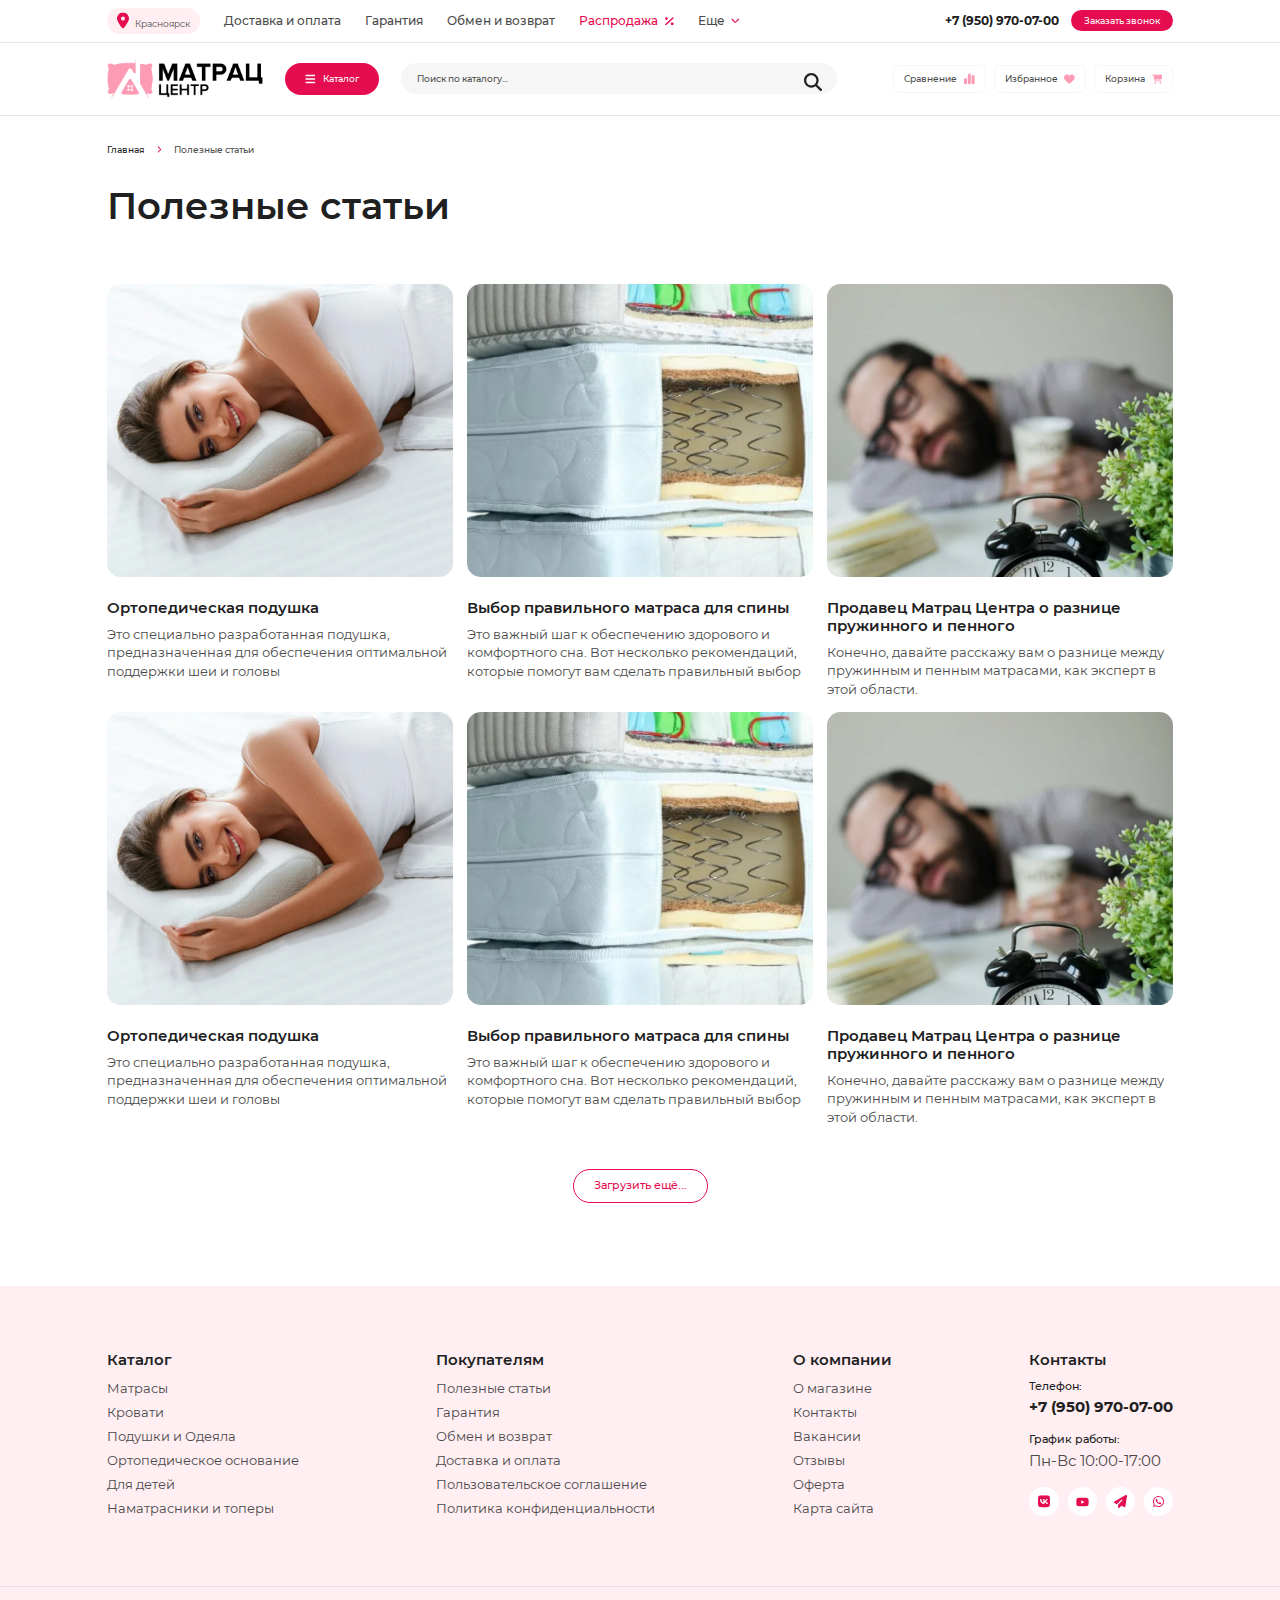
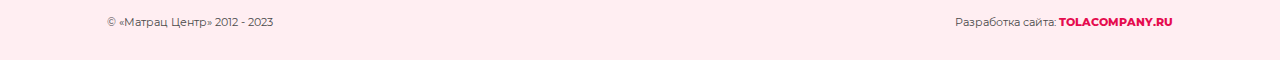
<file: articles.html>
<!DOCTYPE html>
<html lang="ru" class="page">

<head>
    <meta charset="UTF-8">
    <meta name="viewport" content="width=device-width, initial-scale=1.0">
    <title>Матрац Центр</title>
    <link href="assets/css/plugins/swiper-bundle.min.css" rel="stylesheet">
    <link rel="stylesheet" href="https://cdn.jsdelivr.net/npm/@fancyapps/ui@5.0/dist/fancybox/fancybox.css" />
    <link rel="stylesheet" href="assets/css/plugins/custom-select.css">
    <link rel="stylesheet" href="assets/css/style.css">

    <script defer src="assets/js/plugins/swiper-bundle.min.js"></script>
    <script src="https://cdn.jsdelivr.net/npm/@fancyapps/ui@5.0/dist/fancybox/fancybox.umd.js"></script>
    <script src="assets/js/plugins/jquery.custom-select.min.js" type="text/javascript"></script>
    <script src="assets/js/plugins/custom-select.min.js" type="text/javascript"></script>

    <script defer src="assets/js/script.js"></script>

</head>

<body class="page__body">
    <div class="burger-menu__wrapper burger-menu__wrapper--none">
        <div class="burger-menu__content">
    
    
            <button class="btn-reset burger" id="close-menu">
                <svg xmlns="http://www.w3.org/2000/svg" width="10" height="10" viewBox="0 0 10 10" fill="none">
                    <path
                        d="M8.92189 2.11797C9.24741 1.77617 9.24741 1.22109 8.92189 0.879297C8.59636 0.5375 8.06772 0.5375 7.7422 0.879297L5.00001 3.76133L2.25522 0.882032C1.9297 0.540235 1.40105 0.540235 1.07553 0.882032C0.75001 1.22383 0.75001 1.77891 1.07553 2.1207L3.82032 5L1.07814 7.88203C0.752614 8.22383 0.752614 8.77891 1.07814 9.1207C1.40366 9.4625 1.9323 9.4625 2.25782 9.1207L5.00001 6.23867L7.7448 9.11797C8.07032 9.45977 8.59897 9.45977 8.92449 9.11797C9.25001 8.77617 9.25001 8.22109 8.92449 7.8793L6.1797 5L8.92189 2.11797Z"
                        fill="white" />
                </svg>
            </button>
            <div class="burger-menu__inner">
                <nav class="burger-menu__nav">
                    <ul class="list-reset burger-menu__list">
                        <li class="burger-menu__item"><a href="#" class="burger-menu__link">Доставка и оплата</a></li>
                        <li class="burger-menu__item"><a href="#" class="burger-menu__link">Гарантия</a></li>
                        <li class="burger-menu__item"><a href="#" class="burger-menu__link">Обмен и возврат</a></li>
                        <li class="burger-menu__item"><a href="#"
                                class="burger-menu__link header-top-menu__item--sales"><span>Распродажа</span>
                                <svg xmlns="http://www.w3.org/2000/svg" width="10" height="12" viewBox="0 0 10 12"
                                    fill="none">
                                    <g clip-path="url(#clip0_32_13)">
                                        <path
                                            d="M9.75521 2.77969C10.0807 2.48672 10.0807 2.01094 9.75521 1.71797C9.42969 1.425 8.90104 1.425 8.57552 1.71797L0.242188 9.21797C-0.0833334 9.51094 -0.0833334 9.98672 0.242188 10.2797C0.567708 10.5727 1.09635 10.5727 1.42188 10.2797L9.75521 2.77969ZM3.33333 3C3.33333 2.60217 3.15774 2.22064 2.84518 1.93934C2.53262 1.65803 2.10869 1.5 1.66667 1.5C1.22464 1.5 0.800716 1.65803 0.488155 1.93934C0.175595 2.22064 -4.77303e-09 2.60217 -4.77303e-09 3C-4.77303e-09 3.39782 0.175595 3.77936 0.488155 4.06066C0.800716 4.34196 1.22464 4.5 1.66667 4.5C2.10869 4.5 2.53262 4.34196 2.84518 4.06066C3.15774 3.77936 3.33333 3.39782 3.33333 3ZM10 9C10 8.60218 9.82441 8.22064 9.51185 7.93934C9.19929 7.65804 8.77536 7.5 8.33333 7.5C7.89131 7.5 7.46738 7.65804 7.15482 7.93934C6.84226 8.22064 6.66667 8.60218 6.66667 9C6.66667 9.39782 6.84226 9.77936 7.15482 10.0607C7.46738 10.342 7.89131 10.5 8.33333 10.5C8.77536 10.5 9.19929 10.342 9.51185 10.0607C9.82441 9.77936 10 9.39782 10 9Z"
                                            fill="#E50C4F" />
                                    </g>
                                    <defs>
                                        <clipPath id="clip0_32_13">
                                            <rect width="10" height="12" fill="white" />
                                        </clipPath>
                                    </defs>
                                </svg></a></li>
                        <li class="burger-menu__item"><a href="#" class="burger-menu__link">О компании</a></li>
                        <li class="burger-menu__item"><a href="#" class="burger-menu__link">Полезные статьи</a></li>
                        <li class="burger-menu__item"><a href="#" class="burger-menu__link">Вакансии</a></li>
                    </ul>
                </nav>
            </div>
        </div>
    </div>
    <header class="header">
    
    
        <div class="header__top">
            <div class="container">
                <div class="header-top__wrapper">
                    <div class="header-top__left">
                        <a class="header-top__location">
                            <svg xmlns="http://www.w3.org/2000/svg" width="12" height="17" viewBox="0 0 12 17" fill="none">
                                <g clip-path="url(#clip0_41_23)">
                                    <path
                                        d="M6.74062 16.1C8.34375 14.0938 12 9.23125 12 6.5C12 3.1875 9.3125 0.5 6 0.5C2.6875 0.5 0 3.1875 0 6.5C0 9.23125 3.65625 14.0938 5.25938 16.1C5.64375 16.5781 6.35625 16.5781 6.74062 16.1ZM6 4.5C6.53043 4.5 7.03914 4.71071 7.41421 5.08579C7.78929 5.46086 8 5.96957 8 6.5C8 7.03043 7.78929 7.53914 7.41421 7.91421C7.03914 8.28929 6.53043 8.5 6 8.5C5.46957 8.5 4.96086 8.28929 4.58579 7.91421C4.21071 7.53914 4 7.03043 4 6.5C4 5.96957 4.21071 5.46086 4.58579 5.08579C4.96086 4.71071 5.46957 4.5 6 4.5Z"
                                        fill="#E50C4F" />
                                </g>
                                <defs>
                                    <clipPath id="clip0_41_23">
                                        <rect width="12" height="16" fill="white" transform="translate(0 0.5)" />
                                    </clipPath>
                                </defs>
                            </svg>
                            <span>Красноярск</span>
                        </a>
                        <nav class="header-top__nav">
                            <ul class="header-top__menu header-top__menu--desctop list-reset">
                                <li class="header-top-menu__item"><a class="header-top-menu__link" href="#">Доставка и
                                        оплата</a></li>
                                <li class="header-top-menu__item"><a class="header-top-menu__link" href="#">Гарантия</a>
                                </li>
                                <li class="header-top-menu__item"><a class="header-top-menu__link" href="#">Обмен и
                                        возврат</a></li>
                                <li class="header-top-menu__item header-top-menu__item--sales"><a
                                        class="header-top-menu__link" href="#"><span>Распродажа
                                            <svg xmlns="http://www.w3.org/2000/svg" width="10" height="12"
                                                viewBox="0 0 10 12" fill="none">
                                                <g clip-path="url(#clip0_32_13)">
                                                    <path
                                                        d="M9.75521 2.77969C10.0807 2.48672 10.0807 2.01094 9.75521 1.71797C9.42969 1.425 8.90104 1.425 8.57552 1.71797L0.242188 9.21797C-0.0833334 9.51094 -0.0833334 9.98672 0.242188 10.2797C0.567708 10.5727 1.09635 10.5727 1.42188 10.2797L9.75521 2.77969ZM3.33333 3C3.33333 2.60217 3.15774 2.22064 2.84518 1.93934C2.53262 1.65803 2.10869 1.5 1.66667 1.5C1.22464 1.5 0.800716 1.65803 0.488155 1.93934C0.175595 2.22064 -4.77303e-09 2.60217 -4.77303e-09 3C-4.77303e-09 3.39782 0.175595 3.77936 0.488155 4.06066C0.800716 4.34196 1.22464 4.5 1.66667 4.5C2.10869 4.5 2.53262 4.34196 2.84518 4.06066C3.15774 3.77936 3.33333 3.39782 3.33333 3ZM10 9C10 8.60218 9.82441 8.22064 9.51185 7.93934C9.19929 7.65804 8.77536 7.5 8.33333 7.5C7.89131 7.5 7.46738 7.65804 7.15482 7.93934C6.84226 8.22064 6.66667 8.60218 6.66667 9C6.66667 9.39782 6.84226 9.77936 7.15482 10.0607C7.46738 10.342 7.89131 10.5 8.33333 10.5C8.77536 10.5 9.19929 10.342 9.51185 10.0607C9.82441 9.77936 10 9.39782 10 9Z"
                                                        fill="#E50C4F" />
                                                </g>
                                                <defs>
                                                    <clipPath id="clip0_32_13">
                                                        <rect width="10" height="12" fill="white" />
                                                    </clipPath>
                                                </defs>
                                            </svg></span></a></li>
                                <li class="header-top-menu__item header-top-menu__item--dropdown">
                                    <a class="header-top-menu__link" href="#">Еще<svg xmlns="http://www.w3.org/2000/svg"
                                            width="13" height="13" viewBox="0 0 13 13" fill="none">
                                            <path
                                                d="M5.92612 10.3238C6.24351 10.6412 6.75894 10.6412 7.07632 10.3238L11.9513 5.44883C12.2687 5.13145 12.2687 4.61602 11.9513 4.29863C11.6339 3.98125 11.1185 3.98125 10.8011 4.29863L6.49995 8.59981L2.19878 4.30117C1.8814 3.98379 1.36597 3.98379 1.04858 4.30117C0.731201 4.61856 0.731201 5.13399 1.04858 5.45137L5.92358 10.3264L5.92612 10.3238Z"
                                                fill="#E50C4F" />
                                        </svg></a>
                                    <div class="header-top-menu__dropdown">
                                        <ul class="header-top-menu-dropdown__list list-reset">
                                            <li class="header-top-menu-dropdown__item"><a
                                                    class="header-top-menu-dropdown__link" href="#">О компании</a></li>
                                            <li class="header-top-menu-dropdown__item"><a
                                                    class="header-top-menu-dropdown__link" href="#">Полезные статьи</a></li>
                                            <li class="header-top-menu-dropdown__item"><a
                                                    class="header-top-menu-dropdown__link" href="#">Вакансии</a></li>
                                        </ul>
                                    </div>
                                </li>
                            </ul>
                        </nav>
                    </div>
                    <div class="header-top__contacts">
                        <a class="header-top__phone" href="tel:+79509700700">+7 (950) 970-07-00</a>
                        <button class="header-top__btn btn-reset main-btn main-btn__small">Заказать звонок</button>
                    </div>
                </div>
    
            </div>
        </div>
    
        <div class="header__bottom">
            <div class="container">
                <div class="header-bottom__wrapper">
                    <img class="header__logo" src="assets/img/base/header-logo.png" alt="Матрац Центр" title="Матрац Центр">
                    <button class="header__catalog header__catalog--desctop btn-reset main-btn"><svg
                            xmlns="http://www.w3.org/2000/svg" width="14" height="17" viewBox="0 0 14 17" fill="none">
                            <path
                                d="M0 3.5C0 2.94687 0.446875 2.5 1 2.5H13C13.5531 2.5 14 2.94687 14 3.5C14 4.05313 13.5531 4.5 13 4.5H1C0.446875 4.5 0 4.05313 0 3.5ZM0 8.5C0 7.94688 0.446875 7.5 1 7.5H13C13.5531 7.5 14 7.94688 14 8.5C14 9.05312 13.5531 9.5 13 9.5H1C0.446875 9.5 0 9.05312 0 8.5ZM14 13.5C14 14.0531 13.5531 14.5 13 14.5H1C0.446875 14.5 0 14.0531 0 13.5C0 12.9469 0.446875 12.5 1 12.5H13C13.5531 12.5 14 12.9469 14 13.5Z"
                                fill="white" />
                        </svg>Каталог</button>
                    <div class="header-search__wrapper">
                        <input type="text" class="header__search input-reset" placeholder="Поиск по каталогу...">
                        <button class="btn-reset">
                            <svg xmlns="http://www.w3.org/2000/svg" width="18" height="18" viewBox="0 0 18 18" fill="none">
                                <g clip-path="url(#clip0_32_29)">
                                    <path
                                        d="M14.625 7.3125C14.625 8.92617 14.1012 10.4168 13.2188 11.6262L17.6695 16.0805C18.109 16.5199 18.109 17.2336 17.6695 17.673C17.2301 18.1125 16.5164 18.1125 16.077 17.673L11.6262 13.2188C10.4168 14.1047 8.92617 14.625 7.3125 14.625C3.27305 14.625 0 11.352 0 7.3125C0 3.27305 3.27305 0 7.3125 0C11.352 0 14.625 3.27305 14.625 7.3125ZM7.3125 12.375C7.97732 12.375 8.63562 12.2441 9.24984 11.9896C9.86405 11.7352 10.4221 11.3623 10.8922 10.8922C11.3623 10.4221 11.7352 9.86405 11.9896 9.24984C12.2441 8.63562 12.375 7.97732 12.375 7.3125C12.375 6.64768 12.2441 5.98938 11.9896 5.37516C11.7352 4.76095 11.3623 4.20287 10.8922 3.73277C10.4221 3.26268 9.86405 2.88977 9.24984 2.63536C8.63562 2.38095 7.97732 2.25 7.3125 2.25C6.64768 2.25 5.98938 2.38095 5.37516 2.63536C4.76095 2.88977 4.20287 3.26268 3.73277 3.73277C3.26268 4.20287 2.88977 4.76095 2.63536 5.37516C2.38095 5.98938 2.25 6.64768 2.25 7.3125C2.25 7.97732 2.38095 8.63562 2.63536 9.24984C2.88977 9.86405 3.26268 10.4221 3.73277 10.8922C4.20287 11.3623 4.76095 11.7352 5.37516 11.9896C5.98938 12.2441 6.64768 12.375 7.3125 12.375Z"
                                        fill="#202020" />
                                </g>
                                <defs>
                                    <clipPath id="clip0_32_29">
                                        <rect width="18" height="18" fill="white" />
                                    </clipPath>
                                </defs>
                            </svg>
                        </button>
    
                    </div>
                    <button class="burger btn-reset" id="burger">
                        <svg xmlns="http://www.w3.org/2000/svg" width="12" height="14" viewBox="0 0 12 14" fill="none">
                            <path
                                d="M0 2.625C0 2.14102 0.383036 1.75 0.857143 1.75H11.1429C11.617 1.75 12 2.14102 12 2.625C12 3.10898 11.617 3.5 11.1429 3.5H0.857143C0.383036 3.5 0 3.10898 0 2.625ZM0 7C0 6.51602 0.383036 6.125 0.857143 6.125H11.1429C11.617 6.125 12 6.51602 12 7C12 7.48398 11.617 7.875 11.1429 7.875H0.857143C0.383036 7.875 0 7.48398 0 7ZM12 11.375C12 11.859 11.617 12.25 11.1429 12.25H0.857143C0.383036 12.25 0 11.859 0 11.375C0 10.891 0.383036 10.5 0.857143 10.5H11.1429C11.617 10.5 12 10.891 12 11.375Z"
                                fill="white" />
                        </svg>
                    </button>
                    <ul class="header-bottom__list header-bottom__list--desctop list-reset">
                        <li class="header-bottom__item"><a href="#" class="header-bottom__link">Сравнение <svg
                                    xmlns="http://www.w3.org/2000/svg" width="18" height="20" viewBox="0 0 18 20"
                                    fill="none">
                                    <path
                                        d="M6.42857 3.125C6.42857 2.08984 7.29241 1.25 8.35714 1.25H9.64286C10.7076 1.25 11.5714 2.08984 11.5714 3.125V16.875C11.5714 17.9102 10.7076 18.75 9.64286 18.75H8.35714C7.29241 18.75 6.42857 17.9102 6.42857 16.875V3.125ZM0 10.625C0 9.58984 0.863839 8.75 1.92857 8.75H3.21429C4.27902 8.75 5.14286 9.58984 5.14286 10.625V16.875C5.14286 17.9102 4.27902 18.75 3.21429 18.75H1.92857C0.863839 18.75 0 17.9102 0 16.875V10.625ZM14.7857 3.75H16.0714C17.1362 3.75 18 4.58984 18 5.625V16.875C18 17.9102 17.1362 18.75 16.0714 18.75H14.7857C13.721 18.75 12.8571 17.9102 12.8571 16.875V5.625C12.8571 4.58984 13.721 3.75 14.7857 3.75Z"
                                        fill="#FC9BB3" />
                                </svg></a> </li>
                        <li class="header-bottom__item"><a href="#" class="header-bottom__link">Избранное <svg
                                    xmlns="http://www.w3.org/2000/svg" width="20" height="20" viewBox="0 0 20 20"
                                    fill="none">
                                    <path
                                        d="M1.85938 11.7344L8.91797 18.3242C9.21094 18.5977 9.59766 18.75 10 18.75C10.4023 18.75 10.7891 18.5977 11.082 18.3242L18.1406 11.7344C19.3281 10.6289 20 9.07813 20 7.45703V7.23047C20 4.5 18.0273 2.17188 15.3359 1.72266C13.5547 1.42578 11.7422 2.00782 10.4688 3.28125L10 3.75L9.53125 3.28125C8.25781 2.00782 6.44531 1.42578 4.66406 1.72266C1.97266 2.17188 0 4.5 0 7.23047V7.45703C0 9.07813 0.671875 10.6289 1.85938 11.7344Z"
                                        fill="#FC9BB3" />
                                </svg></a> </li>
                        <li class="header-bottom__item"><a href="#" class="header-bottom__link">Корзина <svg
                                    xmlns="http://www.w3.org/2000/svg" width="18" height="16" viewBox="0 0 18 16"
                                    fill="none">
                                    <g clip-path="url(#clip0_32_42)">
                                        <path
                                            d="M0 0.75C0 0.334375 0.334375 0 0.75 0H2.17188C2.85938 0 3.46875 0.4 3.75312 1H16.5969C17.4187 1 18.0188 1.78125 17.8031 2.575L16.5219 7.33437C16.2563 8.31563 15.3656 9 14.35 9H5.33437L5.50313 9.89062C5.57188 10.2437 5.88125 10.5 6.24062 10.5H15.25C15.6656 10.5 16 10.8344 16 11.25C16 11.6656 15.6656 12 15.25 12H6.24062C5.15938 12 4.23125 11.2312 4.03125 10.1719L2.41875 1.70312C2.39688 1.58438 2.29375 1.5 2.17188 1.5H0.75C0.334375 1.5 0 1.16562 0 0.75ZM4 14.5C4 14.303 4.0388 14.108 4.11418 13.926C4.18956 13.744 4.30005 13.5786 4.43934 13.4393C4.57863 13.3001 4.74399 13.1896 4.92597 13.1142C5.10796 13.0388 5.30302 13 5.5 13C5.69698 13 5.89204 13.0388 6.07403 13.1142C6.25601 13.1896 6.42137 13.3001 6.56066 13.4393C6.69995 13.5786 6.81044 13.744 6.88582 13.926C6.9612 14.108 7 14.303 7 14.5C7 14.697 6.9612 14.892 6.88582 15.074C6.81044 15.256 6.69995 15.4214 6.56066 15.5607C6.42137 15.6999 6.25601 15.8104 6.07403 15.8858C5.89204 15.9612 5.69698 16 5.5 16C5.30302 16 5.10796 15.9612 4.92597 15.8858C4.74399 15.8104 4.57863 15.6999 4.43934 15.5607C4.30005 15.4214 4.18956 15.256 4.11418 15.074C4.0388 14.892 4 14.697 4 14.5ZM14.5 13C14.8978 13 15.2794 13.158 15.5607 13.4393C15.842 13.7206 16 14.1022 16 14.5C16 14.8978 15.842 15.2794 15.5607 15.5607C15.2794 15.842 14.8978 16 14.5 16C14.1022 16 13.7206 15.842 13.4393 15.5607C13.158 15.2794 13 14.8978 13 14.5C13 14.1022 13.158 13.7206 13.4393 13.4393C13.7206 13.158 14.1022 13 14.5 13Z"
                                            fill="#FC9BB3" />
                                    </g>
                                    <defs>
                                        <clipPath id="clip0_32_42">
                                            <rect width="18" height="16" fill="white" />
                                        </clipPath>
                                    </defs>
                                </svg></a> </li>
                    </ul>
                </div>
    
            </div>
        </div>
        <div class="header__panel">
            <div class="container">
                <nav class="header-panel__nav">
                    <ul class="header-panel__list list-reset">
                        <li class="header-panel__item"><a class="header-panel__link header-panel__link--pink" href="">
                                <svg xmlns="http://www.w3.org/2000/svg" width="15" height="16" viewBox="0 0 15 16"
                                    fill="none">
                                    <g clip-path="url(#clip0_121_696)">
                                        <path
                                            d="M0.5 3C0.5 2.44687 0.946875 2 1.5 2H13.5C14.0531 2 14.5 2.44687 14.5 3C14.5 3.55313 14.0531 4 13.5 4H1.5C0.946875 4 0.5 3.55313 0.5 3ZM0.5 8C0.5 7.44688 0.946875 7 1.5 7H13.5C14.0531 7 14.5 7.44688 14.5 8C14.5 8.55312 14.0531 9 13.5 9H1.5C0.946875 9 0.5 8.55312 0.5 8ZM14.5 13C14.5 13.5531 14.0531 14 13.5 14H1.5C0.946875 14 0.5 13.5531 0.5 13C0.5 12.4469 0.946875 12 1.5 12H13.5C14.0531 12 14.5 12.4469 14.5 13Z"
                                            fill="white" />
                                    </g>
                                    <defs>
                                        <clipPath id="clip0_121_696">
                                            <rect width="14" height="16" fill="white" transform="translate(0.5)" />
                                        </clipPath>
                                    </defs>
                                </svg>
                                <span>Каталог</span></a></li>
                        <li class="header-panel__item"><a class="header-panel__link" href=""><svg
                                    xmlns="http://www.w3.org/2000/svg" width="18" height="20" viewBox="0 0 18 20"
                                    fill="none">
                                    <path
                                        d="M6.42857 3.125C6.42857 2.08984 7.29241 1.25 8.35714 1.25H9.64286C10.7076 1.25 11.5714 2.08984 11.5714 3.125V16.875C11.5714 17.9102 10.7076 18.75 9.64286 18.75H8.35714C7.29241 18.75 6.42857 17.9102 6.42857 16.875V3.125ZM0 10.625C0 9.58984 0.863839 8.75 1.92857 8.75H3.21429C4.27902 8.75 5.14286 9.58984 5.14286 10.625V16.875C5.14286 17.9102 4.27902 18.75 3.21429 18.75H1.92857C0.863839 18.75 0 17.9102 0 16.875V10.625ZM14.7857 3.75H16.0714C17.1362 3.75 18 4.58984 18 5.625V16.875C18 17.9102 17.1362 18.75 16.0714 18.75H14.7857C13.721 18.75 12.8571 17.9102 12.8571 16.875V5.625C12.8571 4.58984 13.721 3.75 14.7857 3.75Z"
                                        fill="#FC9BB3" />
                                </svg> <span>Сравнение</span></a></li>
                        <li class="header-panel__item"><a class="header-panel__link" href="">
                                <svg xmlns="http://www.w3.org/2000/svg" width="20" height="20" viewBox="0 0 20 20"
                                    fill="none">
                                    <path
                                        d="M1.85938 11.7344L8.91797 18.3242C9.21094 18.5977 9.59766 18.75 10 18.75C10.4023 18.75 10.7891 18.5977 11.082 18.3242L18.1406 11.7344C19.3281 10.6289 20 9.07813 20 7.45703V7.23047C20 4.5 18.0273 2.17188 15.3359 1.72266C13.5547 1.42578 11.7422 2.00782 10.4688 3.28125L10 3.75L9.53125 3.28125C8.25781 2.00782 6.44531 1.42578 4.66406 1.72266C1.97266 2.17188 0 4.5 0 7.23047V7.45703C0 9.07813 0.671875 10.6289 1.85938 11.7344Z"
                                        fill="#FC9BB3" />
                                </svg>
                                <span>Избранное</a></span></li>
                        <li class="header-panel__item"><a class="header-panel__link" href="">
                                <svg xmlns="http://www.w3.org/2000/svg" width="18" height="16" viewBox="0 0 18 16"
                                    fill="none">
                                    <g clip-path="url(#clip0_32_42)">
                                        <path
                                            d="M0 0.75C0 0.334375 0.334375 0 0.75 0H2.17188C2.85938 0 3.46875 0.4 3.75312 1H16.5969C17.4187 1 18.0188 1.78125 17.8031 2.575L16.5219 7.33437C16.2563 8.31563 15.3656 9 14.35 9H5.33437L5.50313 9.89062C5.57188 10.2437 5.88125 10.5 6.24062 10.5H15.25C15.6656 10.5 16 10.8344 16 11.25C16 11.6656 15.6656 12 15.25 12H6.24062C5.15938 12 4.23125 11.2312 4.03125 10.1719L2.41875 1.70312C2.39688 1.58438 2.29375 1.5 2.17188 1.5H0.75C0.334375 1.5 0 1.16562 0 0.75ZM4 14.5C4 14.303 4.0388 14.108 4.11418 13.926C4.18956 13.744 4.30005 13.5786 4.43934 13.4393C4.57863 13.3001 4.74399 13.1896 4.92597 13.1142C5.10796 13.0388 5.30302 13 5.5 13C5.69698 13 5.89204 13.0388 6.07403 13.1142C6.25601 13.1896 6.42137 13.3001 6.56066 13.4393C6.69995 13.5786 6.81044 13.744 6.88582 13.926C6.9612 14.108 7 14.303 7 14.5C7 14.697 6.9612 14.892 6.88582 15.074C6.81044 15.256 6.69995 15.4214 6.56066 15.5607C6.42137 15.6999 6.25601 15.8104 6.07403 15.8858C5.89204 15.9612 5.69698 16 5.5 16C5.30302 16 5.10796 15.9612 4.92597 15.8858C4.74399 15.8104 4.57863 15.6999 4.43934 15.5607C4.30005 15.4214 4.18956 15.256 4.11418 15.074C4.0388 14.892 4 14.697 4 14.5ZM14.5 13C14.8978 13 15.2794 13.158 15.5607 13.4393C15.842 13.7206 16 14.1022 16 14.5C16 14.8978 15.842 15.2794 15.5607 15.5607C15.2794 15.842 14.8978 16 14.5 16C14.1022 16 13.7206 15.842 13.4393 15.5607C13.158 15.2794 13 14.8978 13 14.5C13 14.1022 13.158 13.7206 13.4393 13.4393C13.7206 13.158 14.1022 13 14.5 13Z"
                                            fill="#FC9BB3" />
                                    </g>
                                    <defs>
                                        <clipPath id="clip0_32_42">
                                            <rect width="18" height="16" fill="white" />
                                        </clipPath>
                                    </defs>
                                </svg>
                                <span>Корзина</span></a></li>
                    </ul>
                </nav>
            </div>
        </div>
    
    </header>
    <main class="main">
        <div class="breadcrumbs">
            <div class="container">
                <ul class="breadcrumbs__list list-reset" itemscope itemtype="https://schema.org/BreadcrumbList">
                    <li class="breadcrumbs__item" itemprop="itemListElement" itemscope itemtype="https://schema.org/ListItem">
                        <a class="breadcrumbs__link" href="/" title="Главная" itemprop="item">
                            <span itemprop="name">Главная</span>
                            <meta itemprop="position" content="0">
                        </a>
                    </li>
                    <li class="breadcrumbs__item" itemprop="itemListElement" itemscope itemtype="https://schema.org/ListItem">
                        <p class="breadcrumbs__link breadcrumbs__last" title="Полезные статьи" itemprop="item">
                            <span itemprop="name">Полезные статьи</span>
                            <meta itemprop="position" content="1">
                        </p>
                    </li>
                </ul>
            </div>
        </div>
        <section class="articles articles--single">
            <div class="container">
                <div class="articles__top">
                    <h1 class="articles__title title h1-title">Полезные статьи</h1>
                </div>
                <div class="articles__list">
                    <article class="article__card">
                        <a href="" class="article__link">
                            <img src="assets/img/blocks/article1.jpg" alt="Ортопедическая подушка" class="article__img">
                            <h3 class="article__title">Ортопедическая подушка</h3>
                            <p class="article__excerpt">Это специально разработанная подушка, предназначенная для
                                обеспечения оптимальной поддержки шеи и головы</p>
                        </a>
                    </article>
                    <article class="article__card">
                        <a href="" class="article__link">
                            <img src="assets/img/blocks/article2.jpg" alt="Выбор правильного матраса для спины"
                                class="article__img">
                            <h3 class="article__title">Выбор правильного матраса для спины</h3>
                            <p class="article__excerpt">Это важный шаг к обеспечению здорового и комфортного сна. Вот
                                несколько рекомендаций, которые помогут вам сделать
                                правильный выбор</p>
                        </a>
                    </article>
                    <article class="article__card">
                        <a href="" class="article__link">
                            <img src="assets/img/blocks/article3.jpg"
                                alt="Продавец Матрац Центра о разнице пружинного и пенного" class="article__img">
                            <h3 class="article__title">Продавец Матрац Центра о разнице пружинного и пенного</h3>
                            <p class="article__excerpt">Конечно, давайте расскажу вам о разнице между пружинным и пенным
                                матрасами, как эксперт в этой области.</p>
                        </a>
                    </article>
                    <article class="article__card">
                        <a href="" class="article__link">
                            <img src="assets/img/blocks/article1.jpg" alt="Ортопедическая подушка" class="article__img">
                            <h3 class="article__title">Ортопедическая подушка</h3>
                            <p class="article__excerpt">Это специально разработанная подушка, предназначенная для
                                обеспечения оптимальной поддержки шеи и головы</p>
                        </a>
                    </article>
                    <article class="article__card">
                        <a href="" class="article__link">
                            <img src="assets/img/blocks/article2.jpg" alt="Выбор правильного матраса для спины" class="article__img">
                            <h3 class="article__title">Выбор правильного матраса для спины</h3>
                            <p class="article__excerpt">Это важный шаг к обеспечению здорового и комфортного сна. Вот
                                несколько рекомендаций, которые помогут вам сделать
                                правильный выбор</p>
                        </a>
                    </article>
                    <article class="article__card">
                        <a href="" class="article__link">
                            <img src="assets/img/blocks/article3.jpg" alt="Продавец Матрац Центра о разнице пружинного и пенного"
                                class="article__img">
                            <h3 class="article__title">Продавец Матрац Центра о разнице пружинного и пенного</h3>
                            <p class="article__excerpt">Конечно, давайте расскажу вам о разнице между пружинным и пенным
                                матрасами, как эксперт в этой области.</p>
                        </a>
                    </article>
                </div>
                <button class="loadmore calculator__btn main-btn--white">Загрузить ещё...</button>
            </div>
        </section>
    </main>
    <footer class="footer">
        <div class="footer__top">
            <div class="container">
                <div class="footer__info">
                    <div class="footer__col">
                        <div class="footer__caption">Каталог</div>
                        <ul class="footer__list list-reset">
                            <li class="footer__item">
                                <a href="#" class="footer__link">
                                    Матрасы
                                </a>
                            </li>
                            <li class="footer__item">
                                <a href="#" class="footer__link">
                                    Кровати
                                </a>
                            </li>
                            <li class="footer__item">
                                <a href="#" class="footer__link">
                                    Подушки и Одеяла
                                </a>
                            </li>
                            <li class="footer__item">
                                <a href="#" class="footer__link">
                                    Ортопедическое основание
                                </a>
                            </li>
                            <li class="footer__item">
                                <a href="#" class="footer__link">
                                    Для детей
                                </a>
                            </li>
                            <li class="footer__item">
                                <a href="#" class="footer__link">
                                    Наматрасники и топеры
                                </a>
                            </li>
                        </ul>
                    </div>
                    <div class="footer__col">
                        <div class="footer__caption">Покупателям</div>
                        <ul class="footer__list list-reset">
                            <li class="footer__item">
                                <a href="#" class="footer__link">
                                    Полезные статьи
                                </a>
                            </li>
                            <li class="footer__item">
                                <a href="#" class="footer__link">
                                    Гарантия
                                </a>
                            </li>
                            <li class="footer__item">
                                <a href="#" class="footer__link">
                                    Обмен и возврат
                                </a>
                            </li>
                            <li class="footer__item">
                                <a href="#" class="footer__link">
                                    Доставка и оплата
                                </a>
                            </li>
                            <li class="footer__item">
                                <a href="#" class="footer__link">
                                    Пользовательское соглашение
                                </a>
                            </li>
                            <li class="footer__item">
                                <a href="#" class="footer__link">
                                    Политика конфиденциальности
                                </a>
                            </li>
                        </ul>
                    </div>
                    <div class="footer__col">
                        <div class="footer__caption">О компании</div>
                        <ul class="footer__list list-reset">
                            <li class="footer__item">
                                <a href="#" class="footer__link">
                                    О магазине
                                </a>
                            </li>
                            <li class="footer__item">
                                <a href="#" class="footer__link">
                                    Контакты
                                </a>
                            </li>
                            <li class="footer__item">
                                <a href="#" class="footer__link">
                                    Вакансии
                                </a>
                            </li>
                            <li class="footer__item">
                                <a href="#" class="footer__link">
                                    Отзывы
                                </a>
                            </li>
                            <li class="footer__item">
                                <a href="#" class="footer__link">
                                    Оферта
                                </a>
                            </li>
                            <li class="footer__item">
                                <a href="#" class="footer__link">
                                    Карта сайта
                                </a>
                            </li>
                        </ul>
                    </div>
                    <div class="footer__col">
                        <div class="footer__caption">Контакты</div>
                        <div class="footer__block">
                            <span class="footer__label">Телефон:</span>
                            <a href="tel:+79509700700" class="footer__tel">+7 (950) 970-07-00</a>
                        </div>
                        <div class="footer__block">
                            <span class="footer__label">График работы:</span>
                            <div class="footer__text">Пн-Вс 10:00-17:00</div>

                        </div>
                        <ul class="footer__socials list-reset">
                            <li class="footer-socials__item"><a href="" class="footer-socials__link">
                                    <div class="footer-socials__icon footer-socials__icon--vk"></div>
                                </a></li>
                            <li class="footer-socials__item"><a href="" class="footer-socials__link">
                                    <div class="footer-socials__icon footer-socials__icon--youtube"></div>
                            <li class="footer-socials__item"><a href="" class="footer-socials__link">
                                    <div class="footer-socials__icon footer-socials__icon--tg"></div>
                                </a></li>
                            <li class="footer-socials__item"><a href="" class="footer-socials__link">
                                    <div class="footer-socials__icon footer-socials__icon--whatsapp"></div>
                                </a></li>
                            </a></li>
                        </ul>
                    </div>
                </div>
            </div>
        </div>
        <div class="footer__bottom">
            <div class="container">
                <div class="footer-bottom__wrapper">
                    <span class="footer-bottom__left">© «Матрац Центр» 2012 - 2023</span>
                    <div class="footer-bottom__right">Разработка сайта: <a href="https://tolacompany.ru/"
                            class="footer-bottom__link">tolacompany.ru</a></span>
                    </div>
                </div>
            </div>
    </footer>
</body>

</html>
</file>
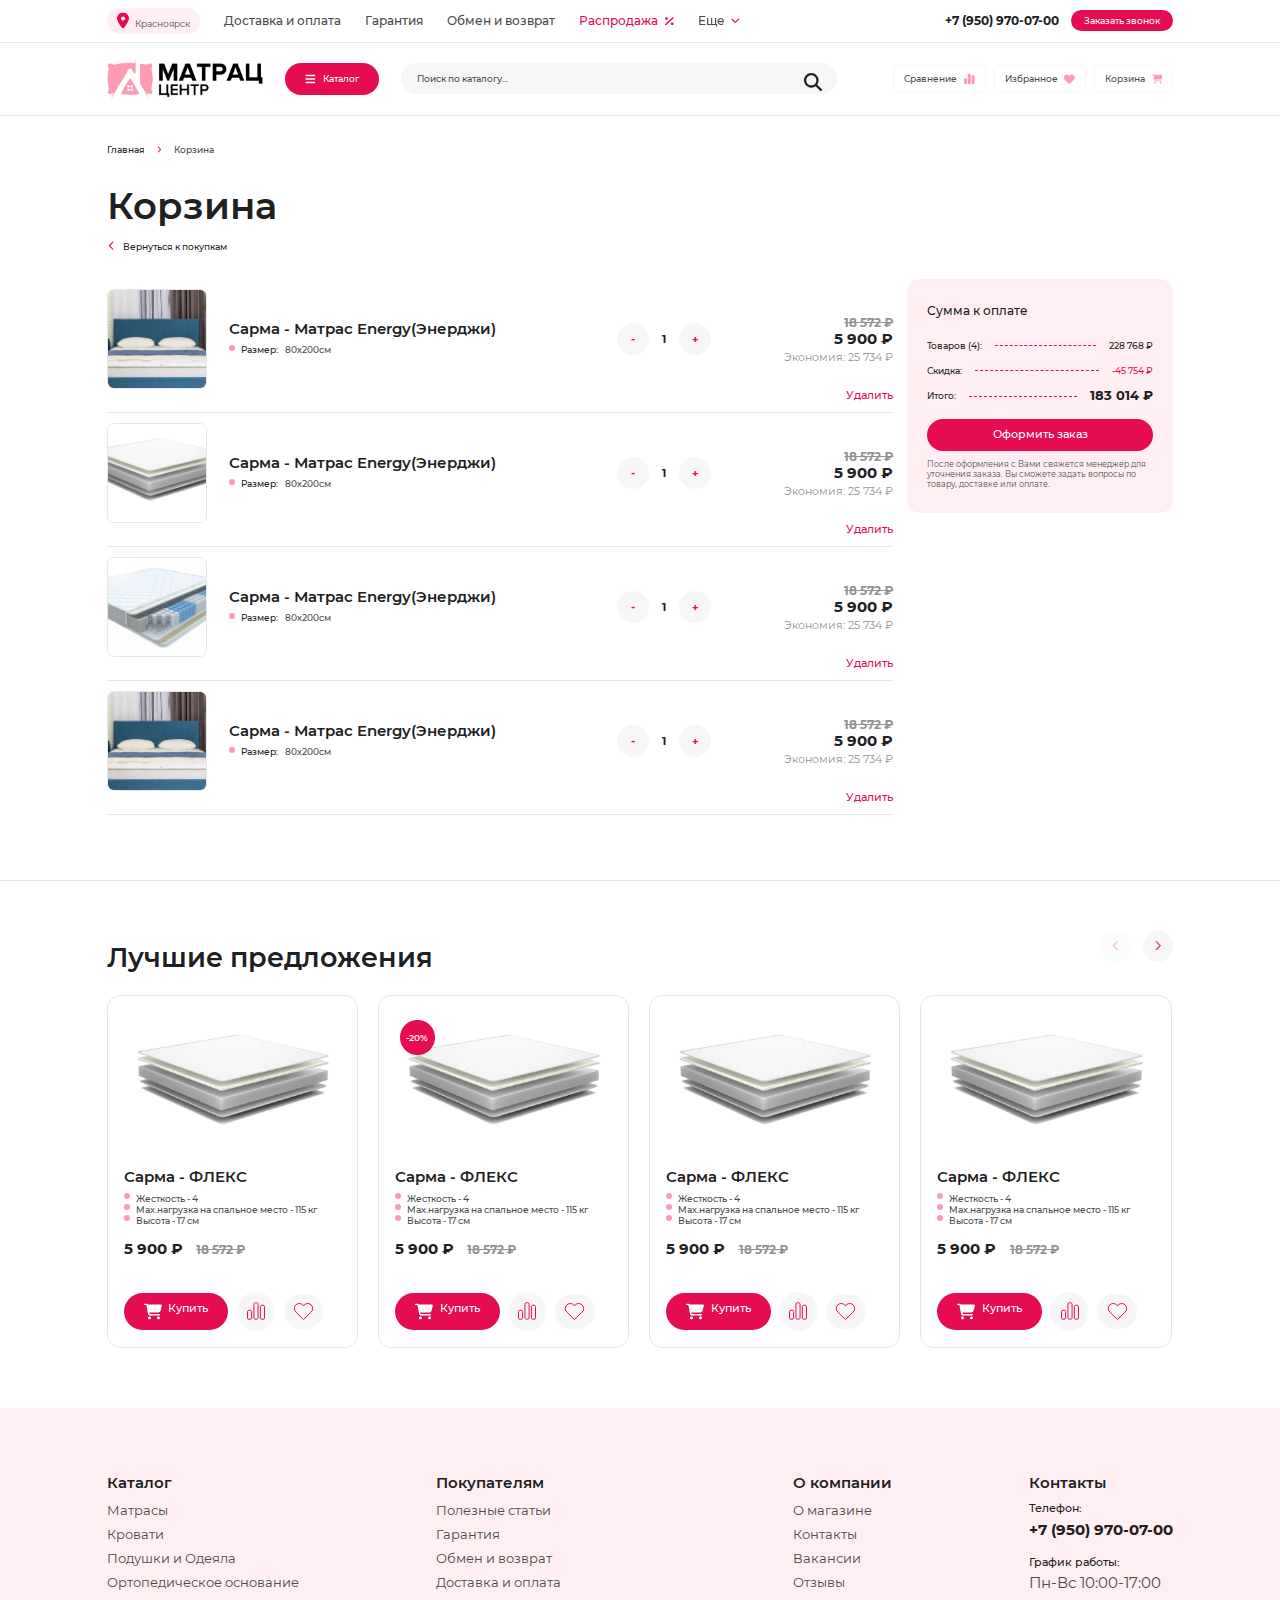
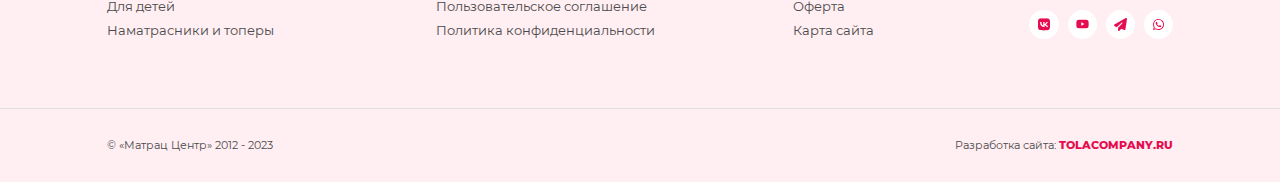
<file: cart.html>
<!DOCTYPE html>
<html lang="ru" class="page">

<head>
    <meta charset="UTF-8">
    <meta name="viewport" content="width=device-width, initial-scale=1.0">
    <title>Матрац Центр</title>
    <link href="assets/css/plugins/swiper-bundle.min.css" rel="stylesheet">
    <link rel="stylesheet" href="assets/css/style.css">

    <script defer src="assets/js/plugins/swiper-bundle.min.js"></script>

    <script defer src="assets/js/script.js"></script>

</head>

<body class="page__body">
    <div class="burger-menu__wrapper burger-menu__wrapper--none">
        <div class="burger-menu__content">


            <button class="btn-reset burger" id="close-menu">
                <svg xmlns="http://www.w3.org/2000/svg" width="10" height="10" viewBox="0 0 10 10" fill="none">
                    <path
                        d="M8.92189 2.11797C9.24741 1.77617 9.24741 1.22109 8.92189 0.879297C8.59636 0.5375 8.06772 0.5375 7.7422 0.879297L5.00001 3.76133L2.25522 0.882032C1.9297 0.540235 1.40105 0.540235 1.07553 0.882032C0.75001 1.22383 0.75001 1.77891 1.07553 2.1207L3.82032 5L1.07814 7.88203C0.752614 8.22383 0.752614 8.77891 1.07814 9.1207C1.40366 9.4625 1.9323 9.4625 2.25782 9.1207L5.00001 6.23867L7.7448 9.11797C8.07032 9.45977 8.59897 9.45977 8.92449 9.11797C9.25001 8.77617 9.25001 8.22109 8.92449 7.8793L6.1797 5L8.92189 2.11797Z"
                        fill="white" />
                </svg>
            </button>
            <div class="burger-menu__inner">
                <nav class="burger-menu__nav">
                    <ul class="list-reset burger-menu__list">
                        <li class="burger-menu__item"><a href="#" class="burger-menu__link">Доставка и оплата</a></li>
                        <li class="burger-menu__item"><a href="#" class="burger-menu__link">Гарантия</a></li>
                        <li class="burger-menu__item"><a href="#" class="burger-menu__link">Обмен и возврат</a></li>
                        <li class="burger-menu__item"><a href="#"
                                class="burger-menu__link header-top-menu__item--sales"><span>Распродажа</span>
                                <svg xmlns="http://www.w3.org/2000/svg" width="10" height="12" viewBox="0 0 10 12"
                                    fill="none">
                                    <g clip-path="url(#clip0_32_13)">
                                        <path
                                            d="M9.75521 2.77969C10.0807 2.48672 10.0807 2.01094 9.75521 1.71797C9.42969 1.425 8.90104 1.425 8.57552 1.71797L0.242188 9.21797C-0.0833334 9.51094 -0.0833334 9.98672 0.242188 10.2797C0.567708 10.5727 1.09635 10.5727 1.42188 10.2797L9.75521 2.77969ZM3.33333 3C3.33333 2.60217 3.15774 2.22064 2.84518 1.93934C2.53262 1.65803 2.10869 1.5 1.66667 1.5C1.22464 1.5 0.800716 1.65803 0.488155 1.93934C0.175595 2.22064 -4.77303e-09 2.60217 -4.77303e-09 3C-4.77303e-09 3.39782 0.175595 3.77936 0.488155 4.06066C0.800716 4.34196 1.22464 4.5 1.66667 4.5C2.10869 4.5 2.53262 4.34196 2.84518 4.06066C3.15774 3.77936 3.33333 3.39782 3.33333 3ZM10 9C10 8.60218 9.82441 8.22064 9.51185 7.93934C9.19929 7.65804 8.77536 7.5 8.33333 7.5C7.89131 7.5 7.46738 7.65804 7.15482 7.93934C6.84226 8.22064 6.66667 8.60218 6.66667 9C6.66667 9.39782 6.84226 9.77936 7.15482 10.0607C7.46738 10.342 7.89131 10.5 8.33333 10.5C8.77536 10.5 9.19929 10.342 9.51185 10.0607C9.82441 9.77936 10 9.39782 10 9Z"
                                            fill="#E50C4F" />
                                    </g>
                                    <defs>
                                        <clipPath id="clip0_32_13">
                                            <rect width="10" height="12" fill="white" />
                                        </clipPath>
                                    </defs>
                                </svg></a></li>
                        <li class="burger-menu__item"><a href="#" class="burger-menu__link">О компании</a></li>
                        <li class="burger-menu__item"><a href="#" class="burger-menu__link">Полезные статьи</a></li>
                        <li class="burger-menu__item"><a href="#" class="burger-menu__link">Вакансии</a></li>
                    </ul>
                </nav>
            </div>
        </div>
    </div>
    <header class="header">


        <div class="header__top">
            <div class="container">
                <div class="header-top__wrapper">
                    <div class="header-top__left">
                        <a class="header-top__location">
                            <svg xmlns="http://www.w3.org/2000/svg" width="12" height="17" viewBox="0 0 12 17"
                                fill="none">
                                <g clip-path="url(#clip0_41_23)">
                                    <path
                                        d="M6.74062 16.1C8.34375 14.0938 12 9.23125 12 6.5C12 3.1875 9.3125 0.5 6 0.5C2.6875 0.5 0 3.1875 0 6.5C0 9.23125 3.65625 14.0938 5.25938 16.1C5.64375 16.5781 6.35625 16.5781 6.74062 16.1ZM6 4.5C6.53043 4.5 7.03914 4.71071 7.41421 5.08579C7.78929 5.46086 8 5.96957 8 6.5C8 7.03043 7.78929 7.53914 7.41421 7.91421C7.03914 8.28929 6.53043 8.5 6 8.5C5.46957 8.5 4.96086 8.28929 4.58579 7.91421C4.21071 7.53914 4 7.03043 4 6.5C4 5.96957 4.21071 5.46086 4.58579 5.08579C4.96086 4.71071 5.46957 4.5 6 4.5Z"
                                        fill="#E50C4F" />
                                </g>
                                <defs>
                                    <clipPath id="clip0_41_23">
                                        <rect width="12" height="16" fill="white" transform="translate(0 0.5)" />
                                    </clipPath>
                                </defs>
                            </svg>
                            <span>Красноярск</span>
                        </a>
                        <nav class="header-top__nav">
                            <ul class="header-top__menu header-top__menu--desctop list-reset">
                                <li class="header-top-menu__item"><a class="header-top-menu__link" href="#">Доставка и
                                        оплата</a></li>
                                <li class="header-top-menu__item"><a class="header-top-menu__link" href="#">Гарантия</a>
                                </li>
                                <li class="header-top-menu__item"><a class="header-top-menu__link" href="#">Обмен и
                                        возврат</a></li>
                                <li class="header-top-menu__item header-top-menu__item--sales"><a
                                        class="header-top-menu__link" href="#"><span>Распродажа
                                            <svg xmlns="http://www.w3.org/2000/svg" width="10" height="12"
                                                viewBox="0 0 10 12" fill="none">
                                                <g clip-path="url(#clip0_32_13)">
                                                    <path
                                                        d="M9.75521 2.77969C10.0807 2.48672 10.0807 2.01094 9.75521 1.71797C9.42969 1.425 8.90104 1.425 8.57552 1.71797L0.242188 9.21797C-0.0833334 9.51094 -0.0833334 9.98672 0.242188 10.2797C0.567708 10.5727 1.09635 10.5727 1.42188 10.2797L9.75521 2.77969ZM3.33333 3C3.33333 2.60217 3.15774 2.22064 2.84518 1.93934C2.53262 1.65803 2.10869 1.5 1.66667 1.5C1.22464 1.5 0.800716 1.65803 0.488155 1.93934C0.175595 2.22064 -4.77303e-09 2.60217 -4.77303e-09 3C-4.77303e-09 3.39782 0.175595 3.77936 0.488155 4.06066C0.800716 4.34196 1.22464 4.5 1.66667 4.5C2.10869 4.5 2.53262 4.34196 2.84518 4.06066C3.15774 3.77936 3.33333 3.39782 3.33333 3ZM10 9C10 8.60218 9.82441 8.22064 9.51185 7.93934C9.19929 7.65804 8.77536 7.5 8.33333 7.5C7.89131 7.5 7.46738 7.65804 7.15482 7.93934C6.84226 8.22064 6.66667 8.60218 6.66667 9C6.66667 9.39782 6.84226 9.77936 7.15482 10.0607C7.46738 10.342 7.89131 10.5 8.33333 10.5C8.77536 10.5 9.19929 10.342 9.51185 10.0607C9.82441 9.77936 10 9.39782 10 9Z"
                                                        fill="#E50C4F" />
                                                </g>
                                                <defs>
                                                    <clipPath id="clip0_32_13">
                                                        <rect width="10" height="12" fill="white" />
                                                    </clipPath>
                                                </defs>
                                            </svg></span></a></li>
                                <li class="header-top-menu__item header-top-menu__item--dropdown">
                                    <a class="header-top-menu__link" href="#">Еще<svg xmlns="http://www.w3.org/2000/svg"
                                            width="13" height="13" viewBox="0 0 13 13" fill="none">
                                            <path
                                                d="M5.92612 10.3238C6.24351 10.6412 6.75894 10.6412 7.07632 10.3238L11.9513 5.44883C12.2687 5.13145 12.2687 4.61602 11.9513 4.29863C11.6339 3.98125 11.1185 3.98125 10.8011 4.29863L6.49995 8.59981L2.19878 4.30117C1.8814 3.98379 1.36597 3.98379 1.04858 4.30117C0.731201 4.61856 0.731201 5.13399 1.04858 5.45137L5.92358 10.3264L5.92612 10.3238Z"
                                                fill="#E50C4F" />
                                        </svg></a>
                                    <div class="header-top-menu__dropdown">
                                        <ul class="header-top-menu-dropdown__list list-reset">
                                            <li class="header-top-menu-dropdown__item"><a
                                                    class="header-top-menu-dropdown__link" href="#">О компании</a></li>
                                            <li class="header-top-menu-dropdown__item"><a
                                                    class="header-top-menu-dropdown__link" href="#">Полезные статьи</a>
                                            </li>
                                            <li class="header-top-menu-dropdown__item"><a
                                                    class="header-top-menu-dropdown__link" href="#">Вакансии</a></li>
                                        </ul>
                                    </div>
                                </li>
                            </ul>
                        </nav>
                    </div>
                    <div class="header-top__contacts">
                        <a class="header-top__phone" href="tel:+79509700700">+7 (950) 970-07-00</a>
                        <button class="header-top__btn btn-reset main-btn main-btn__small">Заказать звонок</button>
                    </div>
                </div>

            </div>
        </div>

        <div class="header__bottom">
            <div class="container">
                <div class="header-bottom__wrapper">
                    <img class="header__logo" src="assets/img/base/header-logo.png" alt="Матрац Центр"
                        title="Матрац Центр">
                    <button class="header__catalog header__catalog--desctop btn-reset main-btn"><svg
                            xmlns="http://www.w3.org/2000/svg" width="14" height="17" viewBox="0 0 14 17" fill="none">
                            <path
                                d="M0 3.5C0 2.94687 0.446875 2.5 1 2.5H13C13.5531 2.5 14 2.94687 14 3.5C14 4.05313 13.5531 4.5 13 4.5H1C0.446875 4.5 0 4.05313 0 3.5ZM0 8.5C0 7.94688 0.446875 7.5 1 7.5H13C13.5531 7.5 14 7.94688 14 8.5C14 9.05312 13.5531 9.5 13 9.5H1C0.446875 9.5 0 9.05312 0 8.5ZM14 13.5C14 14.0531 13.5531 14.5 13 14.5H1C0.446875 14.5 0 14.0531 0 13.5C0 12.9469 0.446875 12.5 1 12.5H13C13.5531 12.5 14 12.9469 14 13.5Z"
                                fill="white" />
                        </svg>Каталог</button>
                    <div class="header-search__wrapper">
                        <input type="text" class="header__search input-reset" placeholder="Поиск по каталогу...">
                        <button class="btn-reset">
                            <svg xmlns="http://www.w3.org/2000/svg" width="18" height="18" viewBox="0 0 18 18"
                                fill="none">
                                <g clip-path="url(#clip0_32_29)">
                                    <path
                                        d="M14.625 7.3125C14.625 8.92617 14.1012 10.4168 13.2188 11.6262L17.6695 16.0805C18.109 16.5199 18.109 17.2336 17.6695 17.673C17.2301 18.1125 16.5164 18.1125 16.077 17.673L11.6262 13.2188C10.4168 14.1047 8.92617 14.625 7.3125 14.625C3.27305 14.625 0 11.352 0 7.3125C0 3.27305 3.27305 0 7.3125 0C11.352 0 14.625 3.27305 14.625 7.3125ZM7.3125 12.375C7.97732 12.375 8.63562 12.2441 9.24984 11.9896C9.86405 11.7352 10.4221 11.3623 10.8922 10.8922C11.3623 10.4221 11.7352 9.86405 11.9896 9.24984C12.2441 8.63562 12.375 7.97732 12.375 7.3125C12.375 6.64768 12.2441 5.98938 11.9896 5.37516C11.7352 4.76095 11.3623 4.20287 10.8922 3.73277C10.4221 3.26268 9.86405 2.88977 9.24984 2.63536C8.63562 2.38095 7.97732 2.25 7.3125 2.25C6.64768 2.25 5.98938 2.38095 5.37516 2.63536C4.76095 2.88977 4.20287 3.26268 3.73277 3.73277C3.26268 4.20287 2.88977 4.76095 2.63536 5.37516C2.38095 5.98938 2.25 6.64768 2.25 7.3125C2.25 7.97732 2.38095 8.63562 2.63536 9.24984C2.88977 9.86405 3.26268 10.4221 3.73277 10.8922C4.20287 11.3623 4.76095 11.7352 5.37516 11.9896C5.98938 12.2441 6.64768 12.375 7.3125 12.375Z"
                                        fill="#202020" />
                                </g>
                                <defs>
                                    <clipPath id="clip0_32_29">
                                        <rect width="18" height="18" fill="white" />
                                    </clipPath>
                                </defs>
                            </svg>
                        </button>

                    </div>
                    <button class="burger btn-reset" id="burger">
                        <svg xmlns="http://www.w3.org/2000/svg" width="12" height="14" viewBox="0 0 12 14" fill="none">
                            <path
                                d="M0 2.625C0 2.14102 0.383036 1.75 0.857143 1.75H11.1429C11.617 1.75 12 2.14102 12 2.625C12 3.10898 11.617 3.5 11.1429 3.5H0.857143C0.383036 3.5 0 3.10898 0 2.625ZM0 7C0 6.51602 0.383036 6.125 0.857143 6.125H11.1429C11.617 6.125 12 6.51602 12 7C12 7.48398 11.617 7.875 11.1429 7.875H0.857143C0.383036 7.875 0 7.48398 0 7ZM12 11.375C12 11.859 11.617 12.25 11.1429 12.25H0.857143C0.383036 12.25 0 11.859 0 11.375C0 10.891 0.383036 10.5 0.857143 10.5H11.1429C11.617 10.5 12 10.891 12 11.375Z"
                                fill="white" />
                        </svg>
                    </button>
                    <ul class="header-bottom__list header-bottom__list--desctop list-reset">
                        <li class="header-bottom__item"><a href="#" class="header-bottom__link">Сравнение <svg
                                    xmlns="http://www.w3.org/2000/svg" width="18" height="20" viewBox="0 0 18 20"
                                    fill="none">
                                    <path
                                        d="M6.42857 3.125C6.42857 2.08984 7.29241 1.25 8.35714 1.25H9.64286C10.7076 1.25 11.5714 2.08984 11.5714 3.125V16.875C11.5714 17.9102 10.7076 18.75 9.64286 18.75H8.35714C7.29241 18.75 6.42857 17.9102 6.42857 16.875V3.125ZM0 10.625C0 9.58984 0.863839 8.75 1.92857 8.75H3.21429C4.27902 8.75 5.14286 9.58984 5.14286 10.625V16.875C5.14286 17.9102 4.27902 18.75 3.21429 18.75H1.92857C0.863839 18.75 0 17.9102 0 16.875V10.625ZM14.7857 3.75H16.0714C17.1362 3.75 18 4.58984 18 5.625V16.875C18 17.9102 17.1362 18.75 16.0714 18.75H14.7857C13.721 18.75 12.8571 17.9102 12.8571 16.875V5.625C12.8571 4.58984 13.721 3.75 14.7857 3.75Z"
                                        fill="#FC9BB3" />
                                </svg></a> </li>
                        <li class="header-bottom__item"><a href="#" class="header-bottom__link">Избранное <svg
                                    xmlns="http://www.w3.org/2000/svg" width="20" height="20" viewBox="0 0 20 20"
                                    fill="none">
                                    <path
                                        d="M1.85938 11.7344L8.91797 18.3242C9.21094 18.5977 9.59766 18.75 10 18.75C10.4023 18.75 10.7891 18.5977 11.082 18.3242L18.1406 11.7344C19.3281 10.6289 20 9.07813 20 7.45703V7.23047C20 4.5 18.0273 2.17188 15.3359 1.72266C13.5547 1.42578 11.7422 2.00782 10.4688 3.28125L10 3.75L9.53125 3.28125C8.25781 2.00782 6.44531 1.42578 4.66406 1.72266C1.97266 2.17188 0 4.5 0 7.23047V7.45703C0 9.07813 0.671875 10.6289 1.85938 11.7344Z"
                                        fill="#FC9BB3" />
                                </svg></a> </li>
                        <li class="header-bottom__item"><a href="#" class="header-bottom__link">Корзина <svg
                                    xmlns="http://www.w3.org/2000/svg" width="18" height="16" viewBox="0 0 18 16"
                                    fill="none">
                                    <g clip-path="url(#clip0_32_42)">
                                        <path
                                            d="M0 0.75C0 0.334375 0.334375 0 0.75 0H2.17188C2.85938 0 3.46875 0.4 3.75312 1H16.5969C17.4187 1 18.0188 1.78125 17.8031 2.575L16.5219 7.33437C16.2563 8.31563 15.3656 9 14.35 9H5.33437L5.50313 9.89062C5.57188 10.2437 5.88125 10.5 6.24062 10.5H15.25C15.6656 10.5 16 10.8344 16 11.25C16 11.6656 15.6656 12 15.25 12H6.24062C5.15938 12 4.23125 11.2312 4.03125 10.1719L2.41875 1.70312C2.39688 1.58438 2.29375 1.5 2.17188 1.5H0.75C0.334375 1.5 0 1.16562 0 0.75ZM4 14.5C4 14.303 4.0388 14.108 4.11418 13.926C4.18956 13.744 4.30005 13.5786 4.43934 13.4393C4.57863 13.3001 4.74399 13.1896 4.92597 13.1142C5.10796 13.0388 5.30302 13 5.5 13C5.69698 13 5.89204 13.0388 6.07403 13.1142C6.25601 13.1896 6.42137 13.3001 6.56066 13.4393C6.69995 13.5786 6.81044 13.744 6.88582 13.926C6.9612 14.108 7 14.303 7 14.5C7 14.697 6.9612 14.892 6.88582 15.074C6.81044 15.256 6.69995 15.4214 6.56066 15.5607C6.42137 15.6999 6.25601 15.8104 6.07403 15.8858C5.89204 15.9612 5.69698 16 5.5 16C5.30302 16 5.10796 15.9612 4.92597 15.8858C4.74399 15.8104 4.57863 15.6999 4.43934 15.5607C4.30005 15.4214 4.18956 15.256 4.11418 15.074C4.0388 14.892 4 14.697 4 14.5ZM14.5 13C14.8978 13 15.2794 13.158 15.5607 13.4393C15.842 13.7206 16 14.1022 16 14.5C16 14.8978 15.842 15.2794 15.5607 15.5607C15.2794 15.842 14.8978 16 14.5 16C14.1022 16 13.7206 15.842 13.4393 15.5607C13.158 15.2794 13 14.8978 13 14.5C13 14.1022 13.158 13.7206 13.4393 13.4393C13.7206 13.158 14.1022 13 14.5 13Z"
                                            fill="#FC9BB3" />
                                    </g>
                                    <defs>
                                        <clipPath id="clip0_32_42">
                                            <rect width="18" height="16" fill="white" />
                                        </clipPath>
                                    </defs>
                                </svg></a> </li>
                    </ul>
                </div>

            </div>
        </div>
        <div class="header__panel">
            <div class="container">
                <nav class="header-panel__nav">
                    <ul class="header-panel__list list-reset">
                        <li class="header-panel__item"><a class="header-panel__link header-panel__link--pink" href="">
                                <svg xmlns="http://www.w3.org/2000/svg" width="15" height="16" viewBox="0 0 15 16" fill="none">
                                    <g clip-path="url(#clip0_121_696)">
                                        <path
                                            d="M0.5 3C0.5 2.44687 0.946875 2 1.5 2H13.5C14.0531 2 14.5 2.44687 14.5 3C14.5 3.55313 14.0531 4 13.5 4H1.5C0.946875 4 0.5 3.55313 0.5 3ZM0.5 8C0.5 7.44688 0.946875 7 1.5 7H13.5C14.0531 7 14.5 7.44688 14.5 8C14.5 8.55312 14.0531 9 13.5 9H1.5C0.946875 9 0.5 8.55312 0.5 8ZM14.5 13C14.5 13.5531 14.0531 14 13.5 14H1.5C0.946875 14 0.5 13.5531 0.5 13C0.5 12.4469 0.946875 12 1.5 12H13.5C14.0531 12 14.5 12.4469 14.5 13Z"
                                            fill="white" />
                                    </g>
                                    <defs>
                                        <clipPath id="clip0_121_696">
                                            <rect width="14" height="16" fill="white" transform="translate(0.5)" />
                                        </clipPath>
                                    </defs>
                                </svg>
                                <span>Каталог</span></a></li>
                        <li class="header-panel__item"><a class="header-panel__link" href=""><svg
                                    xmlns="http://www.w3.org/2000/svg" width="18" height="20" viewBox="0 0 18 20" fill="none">
                                    <path
                                        d="M6.42857 3.125C6.42857 2.08984 7.29241 1.25 8.35714 1.25H9.64286C10.7076 1.25 11.5714 2.08984 11.5714 3.125V16.875C11.5714 17.9102 10.7076 18.75 9.64286 18.75H8.35714C7.29241 18.75 6.42857 17.9102 6.42857 16.875V3.125ZM0 10.625C0 9.58984 0.863839 8.75 1.92857 8.75H3.21429C4.27902 8.75 5.14286 9.58984 5.14286 10.625V16.875C5.14286 17.9102 4.27902 18.75 3.21429 18.75H1.92857C0.863839 18.75 0 17.9102 0 16.875V10.625ZM14.7857 3.75H16.0714C17.1362 3.75 18 4.58984 18 5.625V16.875C18 17.9102 17.1362 18.75 16.0714 18.75H14.7857C13.721 18.75 12.8571 17.9102 12.8571 16.875V5.625C12.8571 4.58984 13.721 3.75 14.7857 3.75Z"
                                        fill="#FC9BB3" />
                                </svg> <span>Сравнение</span></a></li>
                        <li class="header-panel__item"><a class="header-panel__link" href="">
                                <svg xmlns="http://www.w3.org/2000/svg" width="20" height="20" viewBox="0 0 20 20" fill="none">
                                    <path
                                        d="M1.85938 11.7344L8.91797 18.3242C9.21094 18.5977 9.59766 18.75 10 18.75C10.4023 18.75 10.7891 18.5977 11.082 18.3242L18.1406 11.7344C19.3281 10.6289 20 9.07813 20 7.45703V7.23047C20 4.5 18.0273 2.17188 15.3359 1.72266C13.5547 1.42578 11.7422 2.00782 10.4688 3.28125L10 3.75L9.53125 3.28125C8.25781 2.00782 6.44531 1.42578 4.66406 1.72266C1.97266 2.17188 0 4.5 0 7.23047V7.45703C0 9.07813 0.671875 10.6289 1.85938 11.7344Z"
                                        fill="#FC9BB3" />
                                </svg>
                                <span>Избранное</a></span></li>
                        <li class="header-panel__item"><a class="header-panel__link" href="">
                                <svg xmlns="http://www.w3.org/2000/svg" width="18" height="16" viewBox="0 0 18 16" fill="none">
                                    <g clip-path="url(#clip0_32_42)">
                                        <path
                                            d="M0 0.75C0 0.334375 0.334375 0 0.75 0H2.17188C2.85938 0 3.46875 0.4 3.75312 1H16.5969C17.4187 1 18.0188 1.78125 17.8031 2.575L16.5219 7.33437C16.2563 8.31563 15.3656 9 14.35 9H5.33437L5.50313 9.89062C5.57188 10.2437 5.88125 10.5 6.24062 10.5H15.25C15.6656 10.5 16 10.8344 16 11.25C16 11.6656 15.6656 12 15.25 12H6.24062C5.15938 12 4.23125 11.2312 4.03125 10.1719L2.41875 1.70312C2.39688 1.58438 2.29375 1.5 2.17188 1.5H0.75C0.334375 1.5 0 1.16562 0 0.75ZM4 14.5C4 14.303 4.0388 14.108 4.11418 13.926C4.18956 13.744 4.30005 13.5786 4.43934 13.4393C4.57863 13.3001 4.74399 13.1896 4.92597 13.1142C5.10796 13.0388 5.30302 13 5.5 13C5.69698 13 5.89204 13.0388 6.07403 13.1142C6.25601 13.1896 6.42137 13.3001 6.56066 13.4393C6.69995 13.5786 6.81044 13.744 6.88582 13.926C6.9612 14.108 7 14.303 7 14.5C7 14.697 6.9612 14.892 6.88582 15.074C6.81044 15.256 6.69995 15.4214 6.56066 15.5607C6.42137 15.6999 6.25601 15.8104 6.07403 15.8858C5.89204 15.9612 5.69698 16 5.5 16C5.30302 16 5.10796 15.9612 4.92597 15.8858C4.74399 15.8104 4.57863 15.6999 4.43934 15.5607C4.30005 15.4214 4.18956 15.256 4.11418 15.074C4.0388 14.892 4 14.697 4 14.5ZM14.5 13C14.8978 13 15.2794 13.158 15.5607 13.4393C15.842 13.7206 16 14.1022 16 14.5C16 14.8978 15.842 15.2794 15.5607 15.5607C15.2794 15.842 14.8978 16 14.5 16C14.1022 16 13.7206 15.842 13.4393 15.5607C13.158 15.2794 13 14.8978 13 14.5C13 14.1022 13.158 13.7206 13.4393 13.4393C13.7206 13.158 14.1022 13 14.5 13Z"
                                            fill="#FC9BB3" />
                                    </g>
                                    <defs>
                                        <clipPath id="clip0_32_42">
                                            <rect width="18" height="16" fill="white" />
                                        </clipPath>
                                    </defs>
                                </svg>
                                <span>Корзина</span></a></li>
                    </ul>
                </nav>
            </div>
        </div>

    </header>
    <main class="main">
        <div class="breadcrumbs">
            <div class="container">
                <ul class="breadcrumbs__list list-reset" itemscope itemtype="https://schema.org/BreadcrumbList">
                    <li class="breadcrumbs__item" itemprop="itemListElement" itemscope
                        itemtype="https://schema.org/ListItem">
                        <a class="breadcrumbs__link" href="/" title="Главная" itemprop="item">
                            <span itemprop="name">Главная</span>
                            <meta itemprop="position" content="0">
                        </a>
                    </li>
                    <li class="breadcrumbs__item" itemprop="itemListElement" itemscope
                        itemtype="https://schema.org/ListItem">
                        <p class="breadcrumbs__link breadcrumbs__last" title="Корзина" itemprop="item">
                            <span itemprop="name">Корзина</span>
                            <meta itemprop="position" content="1">
                        </p>
                    </li>
                </ul>
            </div>
        </div>
        <section class="cart">
            <div class="container">
                <div class="cart__top">
                    <h1 class="h1-title title cart__title">Корзина</h1>
                    <a href="#" class="back-link"><svg xmlns="http://www.w3.org/2000/svg" width="13" height="13"
                            viewBox="0 0 13 13" fill="none">
                            <g clip-path="url(#clip0_86_2225)">
                                <path
                                    d="M2.67622 5.92618C2.35884 6.24357 2.35884 6.759 2.67622 7.07638L7.55122 11.9514C7.8686 12.2688 8.38403 12.2688 8.70142 11.9514C9.0188 11.634 9.0188 11.1186 8.70142 10.8012L4.40024 6.50001L8.69888 2.19884C9.01626 1.88146 9.01626 1.36603 8.69888 1.04865C8.38149 0.731262 7.86606 0.731262 7.54868 1.04864L2.67368 5.92364L2.67622 5.92618Z"
                                    fill="#E50C4F" />
                            </g>
                            <defs>
                                <clipPath id="clip0_86_2225">
                                    <rect width="13" height="13" fill="white" transform="translate(13) rotate(90)" />
                                </clipPath>
                            </defs>
                        </svg> Вернуться к покупкам</a>
                </div>
                <div class="delivery-payment__wrapper cart__wrapper ">
                    <div class="cart__info">
                        <div class="cart__item">
                            <div class="cart-item__inner">
                                <div class="cart-item__left">
                                    <img class="cart-item__img" src="assets/img/products/img3.jpg"
                                        alt="Сарма - Матрас Energy(Энерджи)">
                                    <div class="cart-item__name">
                                        <a href="#" class="cart-item__title">Сарма - Матрас Energy(Энерджи)</a>
                                        <ul class="cart-item__variations list-reset custom-list">
                                            <li><span>Размер:</span>80х200см</li>
                                        </ul>
                                    </div>
                                </div>
                                <div class="cart-item__right">

                                    <div class="cart-item__amount">
                                        <button
                                            class="cart-item__amount--minus cart-item__amount--btn btn-reset">-</button>
                                        <input class="cart-item__amount--input input-reset" value="1" step="1" min="1"
                                            type="number" name="amount">
                                        <button
                                            class="cart-item__amount--plus cart-item__amount--btn btn-reset">+</button>
                                    </div>
                                    <div class="cart-item__price">
                                        <div class="old-price">18 572 ₽</div>

                                        <div class="regular-price">5 900 ₽</div>
                                        <div class="sale-price">Экономия: 25 734 ₽</div>
                                    </div>
                                </div>
                            </div>
                            <button class="cart__remove btn-reset"><span>Удалить</span></button>
                        </div>
                        <div class="cart__item">
                            <div class="cart-item__inner">
                                <div class="cart-item__left">
                                    <img class="cart-item__img" src="assets/img/products/img.jpg" alt="Сарма - Матрас Energy(Энерджи)">
                                    <div class="cart-item__name">
                                        <a href="#" class="cart-item__title">Сарма - Матрас Energy(Энерджи)</a>
                                        <ul class="cart-item__variations list-reset custom-list">
                                            <li><span>Размер:</span>80х200см</li>
                                        </ul>
                                    </div>
                                </div>
                                <div class="cart-item__right">
                        
                                    <div class="cart-item__amount">
                                        <button class="cart-item__amount--minus cart-item__amount--btn btn-reset">-</button>
                                        <input class="cart-item__amount--input input-reset" value="1" step="1" min="1" type="number"
                                            name="amount">
                                        <button class="cart-item__amount--plus cart-item__amount--btn btn-reset">+</button>
                                    </div>
                                    <div class="cart-item__price">
                                        <div class="old-price">18 572 ₽</div>
                        
                                        <div class="regular-price">5 900 ₽</div>
                                        <div class="sale-price">Экономия: 25 734 ₽</div>
                                    </div>
                                </div>
                            </div>
                            <button class="cart__remove btn-reset"><span>Удалить</span></button>
                        </div>
                        <div class="cart__item">
                            <div class="cart-item__inner">
                                <div class="cart-item__left">
                                    <img class="cart-item__img" src="assets/img/products/img4.jpg" alt="Сарма - Матрас Energy(Энерджи)">
                                    <div class="cart-item__name">
                                        <a href="#" class="cart-item__title">Сарма - Матрас Energy(Энерджи)</a>
                                        <ul class="cart-item__variations list-reset custom-list">
                                            <li><span>Размер:</span>80х200см</li>
                                        </ul>
                                    </div>
                                </div>
                                <div class="cart-item__right">
                        
                                    <div class="cart-item__amount">
                                        <button class="cart-item__amount--minus cart-item__amount--btn btn-reset">-</button>
                                        <input class="cart-item__amount--input input-reset" value="1" step="1" min="1" type="number"
                                            name="amount">
                                        <button class="cart-item__amount--plus cart-item__amount--btn btn-reset">+</button>
                                    </div>
                                    <div class="cart-item__price">
                                        <div class="old-price">18 572 ₽</div>
                        
                                        <div class="regular-price">5 900 ₽</div>
                                        <div class="sale-price">Экономия: 25 734 ₽</div>
                                    </div>
                                </div>
                            </div>
                            <button class="cart__remove btn-reset"><span>Удалить</span></button>
                        </div>
                        <div class="cart__item">
                            <div class="cart-item__inner">
                                <div class="cart-item__left">
                                    <img class="cart-item__img" src="assets/img/products/img3.jpg" alt="Сарма - Матрас Energy(Энерджи)">
                                    <div class="cart-item__name">
                                        <a href="#" class="cart-item__title">Сарма - Матрас Energy(Энерджи)</a>
                                        <ul class="cart-item__variations list-reset custom-list">
                                            <li><span>Размер:</span>80х200см</li>
                                        </ul>
                                    </div>
                                </div>
                                <div class="cart-item__right">
                        
                                    <div class="cart-item__amount">
                                        <button class="cart-item__amount--minus cart-item__amount--btn btn-reset">-</button>
                                        <input class="cart-item__amount--input input-reset" value="1" step="1" min="1" type="number"
                                            name="amount">
                                        <button class="cart-item__amount--plus cart-item__amount--btn btn-reset">+</button>
                                    </div>
                                    <div class="cart-item__price">
                                        <div class="old-price">18 572 ₽</div>
                        
                                        <div class="regular-price">5 900 ₽</div>
                                        <div class="sale-price">Экономия: 25 734 ₽</div>
                                    </div>
                                </div>
                            </div>
                            <button class="cart__remove btn-reset"><span>Удалить</span></button>
                        </div>
                    </div>
                    <aside class="delivery-payment__aside aside-main aside__cart">
                        <div class="cart__totals contacts-aside__docs delivery-payment-aside__contacts">
                            <h6 class="aside__title">Сумма к оплате</h6>

                            <div class="cart-totals__info">
                                <div class="contacts-docs__item">
                                    <span class="contacts-docs__item--text">Товаров (4):</span>
                                    <span class="contacts-docs__item--line"></span>
                                    <span class="contacts-docs__item--text">228 768 ₽</span>
                                </div>
                                <div class="contacts-docs__item">
                                    <span class="contacts-docs__item--text">Скидка:</span>
                                    <span class="contacts-docs__item--line"></span>
                                    <span class="contacts-docs__item--text cart-totals__item--sale">-45 754 ₽</span>
                                </div>
                                <div class="contacts-docs__item">
                                    <span class="contacts-docs__item--text">Итого:</span>
                                    <span class="contacts-docs__item--line"></span>
                                    <span class="contacts-docs__item--text cart-totals__item--total">183 014
                                        ₽</span>
                                </div>
                            </div>
                            <div class="cart-totals__submit">
                                <button class="form-submit__btn cart-totals__btn btn-reset main-btn">Оформить
                                    заказ</button>
                                <span class="cart-totals__text">После оформления с Вами свяжется менеджер для
                                    уточнения
                                    заказа. Вы сможете задать вопросы по товару, доставке или
                                    оплате.</span>
                            </div>

                        </div>
                    </aside>
                </div>
            </div>
        </section>
        <section class="section best-offers">
            <div class="container">
                <div class="best-offers__top">
                    <h2 class="best-offers__title title">Лучшие предложения</h2>

                    <div class="swiper-btns">
                        <div class="swiper-button-prev swiper-button-prev__offers"></div>
                        <div class="swiper-button-next swiper-button-next__offers"></div>
                    </div>

                </div>
                <div class="swiper swiper__offers">
                    <div class="best-offers__list swiper-wrapper swiper-wrapper__offers">
                        <article class="best-offers__item swiper-slide swiper-slide__offers product__card">
                            <a href="#" class="product-card__link">
                                <img src="assets/img/products/img.jpg" alt="Сарма - ФЛЕКС" class="product-card__img">
                                <div class="product-card__inner">
                                    <h3 class="product-card__title">Сарма - ФЛЕКС</h3>
                                    <div class="product-card__description">
                                        <ul class="list-reset">
                                            <li>Жесткость - 4</li>
                                            <li>Max.нагрузка на спальное место - 115 кг</li>
                                            <li>Высота - 17 см</li>
                                        </ul>
                                    </div>
                                    <div class="product-card__price">
                                        <div class="regular-price">5 900 ₽</div>
                                        <div class="old-price">18 572 ₽</div>
                                    </div>
                                </div>
                            </a>
                            <div class="product-card__btns">
                                <button class="product-card-btn__buy main-btn btn-reset"><svg
                                        xmlns="http://www.w3.org/2000/svg" width="18" height="17" viewBox="0 0 18 17"
                                        fill="none">
                                        <g clip-path="url(#clip0_251_72)">
                                            <path
                                                d="M0 1.25C0 0.834375 0.334375 0.5 0.75 0.5H2.17188C2.85938 0.5 3.46875 0.9 3.75312 1.5H16.5969C17.4187 1.5 18.0188 2.28125 17.8031 3.075L16.5219 7.83437C16.2563 8.81563 15.3656 9.5 14.35 9.5H5.33437L5.50313 10.3906C5.57188 10.7437 5.88125 11 6.24062 11H15.25C15.6656 11 16 11.3344 16 11.75C16 12.1656 15.6656 12.5 15.25 12.5H6.24062C5.15938 12.5 4.23125 11.7312 4.03125 10.6719L2.41875 2.20312C2.39688 2.08438 2.29375 2 2.17188 2H0.75C0.334375 2 0 1.66562 0 1.25ZM4 15C4 14.803 4.0388 14.608 4.11418 14.426C4.18956 14.244 4.30005 14.0786 4.43934 13.9393C4.57863 13.8001 4.74399 13.6896 4.92597 13.6142C5.10796 13.5388 5.30302 13.5 5.5 13.5C5.69698 13.5 5.89204 13.5388 6.07403 13.6142C6.25601 13.6896 6.42137 13.8001 6.56066 13.9393C6.69995 14.0786 6.81044 14.244 6.88582 14.426C6.9612 14.608 7 14.803 7 15C7 15.197 6.9612 15.392 6.88582 15.574C6.81044 15.756 6.69995 15.9214 6.56066 16.0607C6.42137 16.1999 6.25601 16.3104 6.07403 16.3858C5.89204 16.4612 5.69698 16.5 5.5 16.5C5.30302 16.5 5.10796 16.4612 4.92597 16.3858C4.74399 16.3104 4.57863 16.1999 4.43934 16.0607C4.30005 15.9214 4.18956 15.756 4.11418 15.574C4.0388 15.392 4 15.197 4 15ZM14.5 13.5C14.8978 13.5 15.2794 13.658 15.5607 13.9393C15.842 14.2206 16 14.6022 16 15C16 15.3978 15.842 15.7794 15.5607 16.0607C15.2794 16.342 14.8978 16.5 14.5 16.5C14.1022 16.5 13.7206 16.342 13.4393 16.0607C13.158 15.7794 13 15.3978 13 15C13 14.6022 13.158 14.2206 13.4393 13.9393C13.7206 13.658 14.1022 13.5 14.5 13.5Z"
                                                fill="white" />
                                        </g>
                                        <defs>
                                            <clipPath id="clip0_251_72">
                                                <rect width="18" height="16" fill="white"
                                                    transform="translate(0 0.5)" />
                                            </clipPath>
                                        </defs>
                                    </svg>Купить</button>
                                <button class="product-card-btn__options btn-reset"><svg
                                        xmlns="http://www.w3.org/2000/svg" width="18" height="20" viewBox="0 0 18 20"
                                        fill="none">
                                        <path
                                            d="M6.92857 3.125C6.92857 2.37917 7.55518 1.75 8.35714 1.75H9.64286C10.4448 1.75 11.0714 2.37917 11.0714 3.125V16.875C11.0714 17.6208 10.4448 18.25 9.64286 18.25H8.35714C7.55518 18.25 6.92857 17.6208 6.92857 16.875V3.125ZM0.5 10.625C0.5 9.87917 1.12661 9.25 1.92857 9.25H3.21429C4.01625 9.25 4.64286 9.87917 4.64286 10.625V16.875C4.64286 17.6208 4.01625 18.25 3.21429 18.25H1.92857C1.12661 18.25 0.5 17.6208 0.5 16.875V10.625ZM14.7857 4.25H16.0714C16.8734 4.25 17.5 4.87917 17.5 5.625V16.875C17.5 17.6208 16.8734 18.25 16.0714 18.25H14.7857C13.9838 18.25 13.3571 17.6208 13.3571 16.875V5.625C13.3571 4.87917 13.9838 4.25 14.7857 4.25Z"
                                            stroke="#E50C4F" />
                                    </svg></button>
                                <button class="product-card-btn__options btn-reset">
                                    <svg xmlns="http://www.w3.org/2000/svg" width="21" height="17" viewBox="0 0 21 17"
                                        fill="none">
                                        <path
                                            d="M10.4998 2.62657L10.1475 2.27674L9.81642 1.94801C7.8679 0.0173737 4.70652 0.0174542 2.75876 1.94796L2.75872 1.94799C0.812363 3.8767 0.812268 7.00068 2.75801 8.92993C2.75805 8.92997 2.75809 8.93001 2.75813 8.93005L10.2972 16.3996L10.299 16.4014L10.3335 16.4359C10.3821 16.4772 10.4394 16.4989 10.4995 16.4989C10.5598 16.4989 10.616 16.4777 10.6637 16.438L10.7029 16.3986L10.7052 16.3963L18.2415 8.9286L18.2415 8.92858C20.1872 7.0008 20.1873 3.87618 18.2416 1.9476C16.2932 0.0175583 13.1325 0.0173655 11.1835 1.94763L10.4998 2.62657ZM10.4998 2.62657L10.8521 2.27674L11.1831 1.94805L10.4998 2.62657Z"
                                            stroke="#E50C4F" />
                                    </svg>

                                </button>
                            </div>
                        </article>
                        <article class="best-offers__item swiper-slide swiper-slide__offers product__card">
                            <div class="product-card__sticker"><span>-20%</span></div>
                            <a href="#" class="product-card__link">
                                <img src="assets/img/products/img.jpg" alt="Сарма - ФЛЕКС" class="product-card__img">
                                <div class="product-card__inner">
                                    <h3 class="product-card__title">Сарма - ФЛЕКС</h3>
                                    <div class="product-card__description">
                                        <ul class="list-reset">
                                            <li>Жесткость - 4</li>
                                            <li>Max.нагрузка на спальное место - 115 кг</li>
                                            <li>Высота - 17 см</li>
                                        </ul>
                                    </div>
                                    <div class="product-card__price">
                                        <div class="regular-price">5 900 ₽</div>
                                        <div class="old-price">18 572 ₽</div>
                                    </div>
                                </div>
                            </a>
                            <div class="product-card__btns">
                                <button class="product-card-btn__buy main-btn btn-reset"><svg
                                        xmlns="http://www.w3.org/2000/svg" width="18" height="17" viewBox="0 0 18 17"
                                        fill="none">
                                        <g clip-path="url(#clip0_251_72)">
                                            <path
                                                d="M0 1.25C0 0.834375 0.334375 0.5 0.75 0.5H2.17188C2.85938 0.5 3.46875 0.9 3.75312 1.5H16.5969C17.4187 1.5 18.0188 2.28125 17.8031 3.075L16.5219 7.83437C16.2563 8.81563 15.3656 9.5 14.35 9.5H5.33437L5.50313 10.3906C5.57188 10.7437 5.88125 11 6.24062 11H15.25C15.6656 11 16 11.3344 16 11.75C16 12.1656 15.6656 12.5 15.25 12.5H6.24062C5.15938 12.5 4.23125 11.7312 4.03125 10.6719L2.41875 2.20312C2.39688 2.08438 2.29375 2 2.17188 2H0.75C0.334375 2 0 1.66562 0 1.25ZM4 15C4 14.803 4.0388 14.608 4.11418 14.426C4.18956 14.244 4.30005 14.0786 4.43934 13.9393C4.57863 13.8001 4.74399 13.6896 4.92597 13.6142C5.10796 13.5388 5.30302 13.5 5.5 13.5C5.69698 13.5 5.89204 13.5388 6.07403 13.6142C6.25601 13.6896 6.42137 13.8001 6.56066 13.9393C6.69995 14.0786 6.81044 14.244 6.88582 14.426C6.9612 14.608 7 14.803 7 15C7 15.197 6.9612 15.392 6.88582 15.574C6.81044 15.756 6.69995 15.9214 6.56066 16.0607C6.42137 16.1999 6.25601 16.3104 6.07403 16.3858C5.89204 16.4612 5.69698 16.5 5.5 16.5C5.30302 16.5 5.10796 16.4612 4.92597 16.3858C4.74399 16.3104 4.57863 16.1999 4.43934 16.0607C4.30005 15.9214 4.18956 15.756 4.11418 15.574C4.0388 15.392 4 15.197 4 15ZM14.5 13.5C14.8978 13.5 15.2794 13.658 15.5607 13.9393C15.842 14.2206 16 14.6022 16 15C16 15.3978 15.842 15.7794 15.5607 16.0607C15.2794 16.342 14.8978 16.5 14.5 16.5C14.1022 16.5 13.7206 16.342 13.4393 16.0607C13.158 15.7794 13 15.3978 13 15C13 14.6022 13.158 14.2206 13.4393 13.9393C13.7206 13.658 14.1022 13.5 14.5 13.5Z"
                                                fill="white" />
                                        </g>
                                        <defs>
                                            <clipPath id="clip0_251_72">
                                                <rect width="18" height="16" fill="white"
                                                    transform="translate(0 0.5)" />
                                            </clipPath>
                                        </defs>
                                    </svg>Купить</button>
                                <button class="product-card-btn__options btn-reset"><svg
                                        xmlns="http://www.w3.org/2000/svg" width="18" height="20" viewBox="0 0 18 20"
                                        fill="none">
                                        <path
                                            d="M6.92857 3.125C6.92857 2.37917 7.55518 1.75 8.35714 1.75H9.64286C10.4448 1.75 11.0714 2.37917 11.0714 3.125V16.875C11.0714 17.6208 10.4448 18.25 9.64286 18.25H8.35714C7.55518 18.25 6.92857 17.6208 6.92857 16.875V3.125ZM0.5 10.625C0.5 9.87917 1.12661 9.25 1.92857 9.25H3.21429C4.01625 9.25 4.64286 9.87917 4.64286 10.625V16.875C4.64286 17.6208 4.01625 18.25 3.21429 18.25H1.92857C1.12661 18.25 0.5 17.6208 0.5 16.875V10.625ZM14.7857 4.25H16.0714C16.8734 4.25 17.5 4.87917 17.5 5.625V16.875C17.5 17.6208 16.8734 18.25 16.0714 18.25H14.7857C13.9838 18.25 13.3571 17.6208 13.3571 16.875V5.625C13.3571 4.87917 13.9838 4.25 14.7857 4.25Z"
                                            stroke="#E50C4F" />
                                    </svg></button>
                                <button class="product-card-btn__options btn-reset">
                                    <svg xmlns="http://www.w3.org/2000/svg" width="21" height="17" viewBox="0 0 21 17"
                                        fill="none">
                                        <path
                                            d="M10.4998 2.62657L10.1475 2.27674L9.81642 1.94801C7.8679 0.0173737 4.70652 0.0174542 2.75876 1.94796L2.75872 1.94799C0.812363 3.8767 0.812268 7.00068 2.75801 8.92993C2.75805 8.92997 2.75809 8.93001 2.75813 8.93005L10.2972 16.3996L10.299 16.4014L10.3335 16.4359C10.3821 16.4772 10.4394 16.4989 10.4995 16.4989C10.5598 16.4989 10.616 16.4777 10.6637 16.438L10.7029 16.3986L10.7052 16.3963L18.2415 8.9286L18.2415 8.92858C20.1872 7.0008 20.1873 3.87618 18.2416 1.9476C16.2932 0.0175583 13.1325 0.0173655 11.1835 1.94763L10.4998 2.62657ZM10.4998 2.62657L10.8521 2.27674L11.1831 1.94805L10.4998 2.62657Z"
                                            stroke="#E50C4F" />
                                    </svg>

                                </button>
                            </div>
                        </article>
                        <article class="best-offers__item swiper-slide swiper-slide__offers product__card">
                            <a href="#" class="product-card__link">
                                <img src="assets/img/products/img.jpg" alt="Сарма - ФЛЕКС" class="product-card__img">
                                <div class="product-card__inner">
                                    <h3 class="product-card__title">Сарма - ФЛЕКС</h3>
                                    <div class="product-card__description">
                                        <ul class="list-reset">
                                            <li>Жесткость - 4</li>
                                            <li>Max.нагрузка на спальное место - 115 кг</li>
                                            <li>Высота - 17 см</li>
                                        </ul>
                                    </div>
                                    <div class="product-card__price">
                                        <div class="regular-price">5 900 ₽</div>
                                        <div class="old-price">18 572 ₽</div>
                                    </div>
                                </div>
                            </a>
                            <div class="product-card__btns">
                                <button class="product-card-btn__buy main-btn btn-reset"><svg
                                        xmlns="http://www.w3.org/2000/svg" width="18" height="17" viewBox="0 0 18 17"
                                        fill="none">
                                        <g clip-path="url(#clip0_251_72)">
                                            <path
                                                d="M0 1.25C0 0.834375 0.334375 0.5 0.75 0.5H2.17188C2.85938 0.5 3.46875 0.9 3.75312 1.5H16.5969C17.4187 1.5 18.0188 2.28125 17.8031 3.075L16.5219 7.83437C16.2563 8.81563 15.3656 9.5 14.35 9.5H5.33437L5.50313 10.3906C5.57188 10.7437 5.88125 11 6.24062 11H15.25C15.6656 11 16 11.3344 16 11.75C16 12.1656 15.6656 12.5 15.25 12.5H6.24062C5.15938 12.5 4.23125 11.7312 4.03125 10.6719L2.41875 2.20312C2.39688 2.08438 2.29375 2 2.17188 2H0.75C0.334375 2 0 1.66562 0 1.25ZM4 15C4 14.803 4.0388 14.608 4.11418 14.426C4.18956 14.244 4.30005 14.0786 4.43934 13.9393C4.57863 13.8001 4.74399 13.6896 4.92597 13.6142C5.10796 13.5388 5.30302 13.5 5.5 13.5C5.69698 13.5 5.89204 13.5388 6.07403 13.6142C6.25601 13.6896 6.42137 13.8001 6.56066 13.9393C6.69995 14.0786 6.81044 14.244 6.88582 14.426C6.9612 14.608 7 14.803 7 15C7 15.197 6.9612 15.392 6.88582 15.574C6.81044 15.756 6.69995 15.9214 6.56066 16.0607C6.42137 16.1999 6.25601 16.3104 6.07403 16.3858C5.89204 16.4612 5.69698 16.5 5.5 16.5C5.30302 16.5 5.10796 16.4612 4.92597 16.3858C4.74399 16.3104 4.57863 16.1999 4.43934 16.0607C4.30005 15.9214 4.18956 15.756 4.11418 15.574C4.0388 15.392 4 15.197 4 15ZM14.5 13.5C14.8978 13.5 15.2794 13.658 15.5607 13.9393C15.842 14.2206 16 14.6022 16 15C16 15.3978 15.842 15.7794 15.5607 16.0607C15.2794 16.342 14.8978 16.5 14.5 16.5C14.1022 16.5 13.7206 16.342 13.4393 16.0607C13.158 15.7794 13 15.3978 13 15C13 14.6022 13.158 14.2206 13.4393 13.9393C13.7206 13.658 14.1022 13.5 14.5 13.5Z"
                                                fill="white" />
                                        </g>
                                        <defs>
                                            <clipPath id="clip0_251_72">
                                                <rect width="18" height="16" fill="white"
                                                    transform="translate(0 0.5)" />
                                            </clipPath>
                                        </defs>
                                    </svg>Купить</button>
                                <button class="product-card-btn__options btn-reset"><svg
                                        xmlns="http://www.w3.org/2000/svg" width="18" height="20" viewBox="0 0 18 20"
                                        fill="none">
                                        <path
                                            d="M6.92857 3.125C6.92857 2.37917 7.55518 1.75 8.35714 1.75H9.64286C10.4448 1.75 11.0714 2.37917 11.0714 3.125V16.875C11.0714 17.6208 10.4448 18.25 9.64286 18.25H8.35714C7.55518 18.25 6.92857 17.6208 6.92857 16.875V3.125ZM0.5 10.625C0.5 9.87917 1.12661 9.25 1.92857 9.25H3.21429C4.01625 9.25 4.64286 9.87917 4.64286 10.625V16.875C4.64286 17.6208 4.01625 18.25 3.21429 18.25H1.92857C1.12661 18.25 0.5 17.6208 0.5 16.875V10.625ZM14.7857 4.25H16.0714C16.8734 4.25 17.5 4.87917 17.5 5.625V16.875C17.5 17.6208 16.8734 18.25 16.0714 18.25H14.7857C13.9838 18.25 13.3571 17.6208 13.3571 16.875V5.625C13.3571 4.87917 13.9838 4.25 14.7857 4.25Z"
                                            stroke="#E50C4F" />
                                    </svg></button>
                                <button class="product-card-btn__options btn-reset">
                                    <svg xmlns="http://www.w3.org/2000/svg" width="21" height="17" viewBox="0 0 21 17"
                                        fill="none">
                                        <path
                                            d="M10.4998 2.62657L10.1475 2.27674L9.81642 1.94801C7.8679 0.0173737 4.70652 0.0174542 2.75876 1.94796L2.75872 1.94799C0.812363 3.8767 0.812268 7.00068 2.75801 8.92993C2.75805 8.92997 2.75809 8.93001 2.75813 8.93005L10.2972 16.3996L10.299 16.4014L10.3335 16.4359C10.3821 16.4772 10.4394 16.4989 10.4995 16.4989C10.5598 16.4989 10.616 16.4777 10.6637 16.438L10.7029 16.3986L10.7052 16.3963L18.2415 8.9286L18.2415 8.92858C20.1872 7.0008 20.1873 3.87618 18.2416 1.9476C16.2932 0.0175583 13.1325 0.0173655 11.1835 1.94763L10.4998 2.62657ZM10.4998 2.62657L10.8521 2.27674L11.1831 1.94805L10.4998 2.62657Z"
                                            stroke="#E50C4F" />
                                    </svg>

                                </button>
                            </div>
                        </article>
                        <article class="best-offers__item swiper-slide swiper-slide__offers product__card">
                            <a href="#" class="product-card__link">
                                <img src="assets/img/products/img.jpg" alt="Сарма - ФЛЕКС" class="product-card__img">
                                <div class="product-card__inner">
                                    <h3 class="product-card__title">Сарма - ФЛЕКС</h3>
                                    <div class="product-card__description">
                                        <ul class="list-reset">
                                            <li>Жесткость - 4</li>
                                            <li>Max.нагрузка на спальное место - 115 кг</li>
                                            <li>Высота - 17 см</li>
                                        </ul>
                                    </div>
                                    <div class="product-card__price">
                                        <div class="regular-price">5 900 ₽</div>
                                        <div class="old-price">18 572 ₽</div>
                                    </div>
                                </div>
                            </a>
                            <div class="product-card__btns">
                                <button class="product-card-btn__buy main-btn btn-reset"><svg
                                        xmlns="http://www.w3.org/2000/svg" width="18" height="17" viewBox="0 0 18 17"
                                        fill="none">
                                        <g clip-path="url(#clip0_251_72)">
                                            <path
                                                d="M0 1.25C0 0.834375 0.334375 0.5 0.75 0.5H2.17188C2.85938 0.5 3.46875 0.9 3.75312 1.5H16.5969C17.4187 1.5 18.0188 2.28125 17.8031 3.075L16.5219 7.83437C16.2563 8.81563 15.3656 9.5 14.35 9.5H5.33437L5.50313 10.3906C5.57188 10.7437 5.88125 11 6.24062 11H15.25C15.6656 11 16 11.3344 16 11.75C16 12.1656 15.6656 12.5 15.25 12.5H6.24062C5.15938 12.5 4.23125 11.7312 4.03125 10.6719L2.41875 2.20312C2.39688 2.08438 2.29375 2 2.17188 2H0.75C0.334375 2 0 1.66562 0 1.25ZM4 15C4 14.803 4.0388 14.608 4.11418 14.426C4.18956 14.244 4.30005 14.0786 4.43934 13.9393C4.57863 13.8001 4.74399 13.6896 4.92597 13.6142C5.10796 13.5388 5.30302 13.5 5.5 13.5C5.69698 13.5 5.89204 13.5388 6.07403 13.6142C6.25601 13.6896 6.42137 13.8001 6.56066 13.9393C6.69995 14.0786 6.81044 14.244 6.88582 14.426C6.9612 14.608 7 14.803 7 15C7 15.197 6.9612 15.392 6.88582 15.574C6.81044 15.756 6.69995 15.9214 6.56066 16.0607C6.42137 16.1999 6.25601 16.3104 6.07403 16.3858C5.89204 16.4612 5.69698 16.5 5.5 16.5C5.30302 16.5 5.10796 16.4612 4.92597 16.3858C4.74399 16.3104 4.57863 16.1999 4.43934 16.0607C4.30005 15.9214 4.18956 15.756 4.11418 15.574C4.0388 15.392 4 15.197 4 15ZM14.5 13.5C14.8978 13.5 15.2794 13.658 15.5607 13.9393C15.842 14.2206 16 14.6022 16 15C16 15.3978 15.842 15.7794 15.5607 16.0607C15.2794 16.342 14.8978 16.5 14.5 16.5C14.1022 16.5 13.7206 16.342 13.4393 16.0607C13.158 15.7794 13 15.3978 13 15C13 14.6022 13.158 14.2206 13.4393 13.9393C13.7206 13.658 14.1022 13.5 14.5 13.5Z"
                                                fill="white" />
                                        </g>
                                        <defs>
                                            <clipPath id="clip0_251_72">
                                                <rect width="18" height="16" fill="white"
                                                    transform="translate(0 0.5)" />
                                            </clipPath>
                                        </defs>
                                    </svg>Купить</button>
                                <button class="product-card-btn__options btn-reset"><svg
                                        xmlns="http://www.w3.org/2000/svg" width="18" height="20" viewBox="0 0 18 20"
                                        fill="none">
                                        <path
                                            d="M6.92857 3.125C6.92857 2.37917 7.55518 1.75 8.35714 1.75H9.64286C10.4448 1.75 11.0714 2.37917 11.0714 3.125V16.875C11.0714 17.6208 10.4448 18.25 9.64286 18.25H8.35714C7.55518 18.25 6.92857 17.6208 6.92857 16.875V3.125ZM0.5 10.625C0.5 9.87917 1.12661 9.25 1.92857 9.25H3.21429C4.01625 9.25 4.64286 9.87917 4.64286 10.625V16.875C4.64286 17.6208 4.01625 18.25 3.21429 18.25H1.92857C1.12661 18.25 0.5 17.6208 0.5 16.875V10.625ZM14.7857 4.25H16.0714C16.8734 4.25 17.5 4.87917 17.5 5.625V16.875C17.5 17.6208 16.8734 18.25 16.0714 18.25H14.7857C13.9838 18.25 13.3571 17.6208 13.3571 16.875V5.625C13.3571 4.87917 13.9838 4.25 14.7857 4.25Z"
                                            stroke="#E50C4F" />
                                    </svg></button>
                                <button class="product-card-btn__options btn-reset">
                                    <svg xmlns="http://www.w3.org/2000/svg" width="21" height="17" viewBox="0 0 21 17"
                                        fill="none">
                                        <path
                                            d="M10.4998 2.62657L10.1475 2.27674L9.81642 1.94801C7.8679 0.0173737 4.70652 0.0174542 2.75876 1.94796L2.75872 1.94799C0.812363 3.8767 0.812268 7.00068 2.75801 8.92993C2.75805 8.92997 2.75809 8.93001 2.75813 8.93005L10.2972 16.3996L10.299 16.4014L10.3335 16.4359C10.3821 16.4772 10.4394 16.4989 10.4995 16.4989C10.5598 16.4989 10.616 16.4777 10.6637 16.438L10.7029 16.3986L10.7052 16.3963L18.2415 8.9286L18.2415 8.92858C20.1872 7.0008 20.1873 3.87618 18.2416 1.9476C16.2932 0.0175583 13.1325 0.0173655 11.1835 1.94763L10.4998 2.62657ZM10.4998 2.62657L10.8521 2.27674L11.1831 1.94805L10.4998 2.62657Z"
                                            stroke="#E50C4F" />
                                    </svg>

                                </button>
                            </div>
                        </article>
                        <article class="best-offers__item swiper-slide swiper-slide__offers product__card">
                            <a href="#" class="product-card__link">
                                <img src="assets/img/products/img.jpg" alt="Сарма - ФЛЕКС" class="product-card__img">
                                <div class="product-card__inner">
                                    <h3 class="product-card__title">Сарма - ФЛЕКС</h3>
                                    <div class="product-card__description">
                                        <ul class="list-reset">
                                            <li>Жесткость - 4</li>
                                            <li>Max.нагрузка на спальное место - 115 кг</li>
                                            <li>Высота - 17 см</li>
                                        </ul>
                                    </div>
                                    <div class="product-card__price">
                                        <div class="regular-price">5 900 ₽</div>
                                        <div class="old-price">18 572 ₽</div>
                                    </div>
                                </div>
                            </a>
                            <div class="product-card__btns">
                                <button class="product-card-btn__buy main-btn btn-reset"><svg
                                        xmlns="http://www.w3.org/2000/svg" width="18" height="17" viewBox="0 0 18 17"
                                        fill="none">
                                        <g clip-path="url(#clip0_251_72)">
                                            <path
                                                d="M0 1.25C0 0.834375 0.334375 0.5 0.75 0.5H2.17188C2.85938 0.5 3.46875 0.9 3.75312 1.5H16.5969C17.4187 1.5 18.0188 2.28125 17.8031 3.075L16.5219 7.83437C16.2563 8.81563 15.3656 9.5 14.35 9.5H5.33437L5.50313 10.3906C5.57188 10.7437 5.88125 11 6.24062 11H15.25C15.6656 11 16 11.3344 16 11.75C16 12.1656 15.6656 12.5 15.25 12.5H6.24062C5.15938 12.5 4.23125 11.7312 4.03125 10.6719L2.41875 2.20312C2.39688 2.08438 2.29375 2 2.17188 2H0.75C0.334375 2 0 1.66562 0 1.25ZM4 15C4 14.803 4.0388 14.608 4.11418 14.426C4.18956 14.244 4.30005 14.0786 4.43934 13.9393C4.57863 13.8001 4.74399 13.6896 4.92597 13.6142C5.10796 13.5388 5.30302 13.5 5.5 13.5C5.69698 13.5 5.89204 13.5388 6.07403 13.6142C6.25601 13.6896 6.42137 13.8001 6.56066 13.9393C6.69995 14.0786 6.81044 14.244 6.88582 14.426C6.9612 14.608 7 14.803 7 15C7 15.197 6.9612 15.392 6.88582 15.574C6.81044 15.756 6.69995 15.9214 6.56066 16.0607C6.42137 16.1999 6.25601 16.3104 6.07403 16.3858C5.89204 16.4612 5.69698 16.5 5.5 16.5C5.30302 16.5 5.10796 16.4612 4.92597 16.3858C4.74399 16.3104 4.57863 16.1999 4.43934 16.0607C4.30005 15.9214 4.18956 15.756 4.11418 15.574C4.0388 15.392 4 15.197 4 15ZM14.5 13.5C14.8978 13.5 15.2794 13.658 15.5607 13.9393C15.842 14.2206 16 14.6022 16 15C16 15.3978 15.842 15.7794 15.5607 16.0607C15.2794 16.342 14.8978 16.5 14.5 16.5C14.1022 16.5 13.7206 16.342 13.4393 16.0607C13.158 15.7794 13 15.3978 13 15C13 14.6022 13.158 14.2206 13.4393 13.9393C13.7206 13.658 14.1022 13.5 14.5 13.5Z"
                                                fill="white" />
                                        </g>
                                        <defs>
                                            <clipPath id="clip0_251_72">
                                                <rect width="18" height="16" fill="white"
                                                    transform="translate(0 0.5)" />
                                            </clipPath>
                                        </defs>
                                    </svg>Купить</button>
                                <button class="product-card-btn__options btn-reset"><svg
                                        xmlns="http://www.w3.org/2000/svg" width="18" height="20" viewBox="0 0 18 20"
                                        fill="none">
                                        <path
                                            d="M6.92857 3.125C6.92857 2.37917 7.55518 1.75 8.35714 1.75H9.64286C10.4448 1.75 11.0714 2.37917 11.0714 3.125V16.875C11.0714 17.6208 10.4448 18.25 9.64286 18.25H8.35714C7.55518 18.25 6.92857 17.6208 6.92857 16.875V3.125ZM0.5 10.625C0.5 9.87917 1.12661 9.25 1.92857 9.25H3.21429C4.01625 9.25 4.64286 9.87917 4.64286 10.625V16.875C4.64286 17.6208 4.01625 18.25 3.21429 18.25H1.92857C1.12661 18.25 0.5 17.6208 0.5 16.875V10.625ZM14.7857 4.25H16.0714C16.8734 4.25 17.5 4.87917 17.5 5.625V16.875C17.5 17.6208 16.8734 18.25 16.0714 18.25H14.7857C13.9838 18.25 13.3571 17.6208 13.3571 16.875V5.625C13.3571 4.87917 13.9838 4.25 14.7857 4.25Z"
                                            stroke="#E50C4F" />
                                    </svg></button>
                                <button class="product-card-btn__options btn-reset">
                                    <svg xmlns="http://www.w3.org/2000/svg" width="21" height="17" viewBox="0 0 21 17"
                                        fill="none">
                                        <path
                                            d="M10.4998 2.62657L10.1475 2.27674L9.81642 1.94801C7.8679 0.0173737 4.70652 0.0174542 2.75876 1.94796L2.75872 1.94799C0.812363 3.8767 0.812268 7.00068 2.75801 8.92993C2.75805 8.92997 2.75809 8.93001 2.75813 8.93005L10.2972 16.3996L10.299 16.4014L10.3335 16.4359C10.3821 16.4772 10.4394 16.4989 10.4995 16.4989C10.5598 16.4989 10.616 16.4777 10.6637 16.438L10.7029 16.3986L10.7052 16.3963L18.2415 8.9286L18.2415 8.92858C20.1872 7.0008 20.1873 3.87618 18.2416 1.9476C16.2932 0.0175583 13.1325 0.0173655 11.1835 1.94763L10.4998 2.62657ZM10.4998 2.62657L10.8521 2.27674L11.1831 1.94805L10.4998 2.62657Z"
                                            stroke="#E50C4F" />
                                    </svg>

                                </button>
                            </div>
                        </article>
                        <article class="best-offers__item swiper-slide swiper-slide__offers product__card">
                            <a href="#" class="product-card__link">
                                <img src="assets/img/products/img.jpg" alt="Сарма - ФЛЕКС" class="product-card__img">
                                <div class="product-card__inner">
                                    <h3 class="product-card__title">Сарма - ФЛЕКС</h3>
                                    <div class="product-card__description">
                                        <ul class="list-reset">
                                            <li>Жесткость - 4</li>
                                            <li>Max.нагрузка на спальное место - 115 кг</li>
                                            <li>Высота - 17 см</li>
                                        </ul>
                                    </div>
                                    <div class="product-card__price">
                                        <div class="regular-price">5 900 ₽</div>
                                        <div class="old-price">18 572 ₽</div>
                                    </div>
                                </div>
                            </a>
                            <div class="product-card__btns">
                                <button class="product-card-btn__buy main-btn btn-reset"><svg
                                        xmlns="http://www.w3.org/2000/svg" width="18" height="17" viewBox="0 0 18 17"
                                        fill="none">
                                        <g clip-path="url(#clip0_251_72)">
                                            <path
                                                d="M0 1.25C0 0.834375 0.334375 0.5 0.75 0.5H2.17188C2.85938 0.5 3.46875 0.9 3.75312 1.5H16.5969C17.4187 1.5 18.0188 2.28125 17.8031 3.075L16.5219 7.83437C16.2563 8.81563 15.3656 9.5 14.35 9.5H5.33437L5.50313 10.3906C5.57188 10.7437 5.88125 11 6.24062 11H15.25C15.6656 11 16 11.3344 16 11.75C16 12.1656 15.6656 12.5 15.25 12.5H6.24062C5.15938 12.5 4.23125 11.7312 4.03125 10.6719L2.41875 2.20312C2.39688 2.08438 2.29375 2 2.17188 2H0.75C0.334375 2 0 1.66562 0 1.25ZM4 15C4 14.803 4.0388 14.608 4.11418 14.426C4.18956 14.244 4.30005 14.0786 4.43934 13.9393C4.57863 13.8001 4.74399 13.6896 4.92597 13.6142C5.10796 13.5388 5.30302 13.5 5.5 13.5C5.69698 13.5 5.89204 13.5388 6.07403 13.6142C6.25601 13.6896 6.42137 13.8001 6.56066 13.9393C6.69995 14.0786 6.81044 14.244 6.88582 14.426C6.9612 14.608 7 14.803 7 15C7 15.197 6.9612 15.392 6.88582 15.574C6.81044 15.756 6.69995 15.9214 6.56066 16.0607C6.42137 16.1999 6.25601 16.3104 6.07403 16.3858C5.89204 16.4612 5.69698 16.5 5.5 16.5C5.30302 16.5 5.10796 16.4612 4.92597 16.3858C4.74399 16.3104 4.57863 16.1999 4.43934 16.0607C4.30005 15.9214 4.18956 15.756 4.11418 15.574C4.0388 15.392 4 15.197 4 15ZM14.5 13.5C14.8978 13.5 15.2794 13.658 15.5607 13.9393C15.842 14.2206 16 14.6022 16 15C16 15.3978 15.842 15.7794 15.5607 16.0607C15.2794 16.342 14.8978 16.5 14.5 16.5C14.1022 16.5 13.7206 16.342 13.4393 16.0607C13.158 15.7794 13 15.3978 13 15C13 14.6022 13.158 14.2206 13.4393 13.9393C13.7206 13.658 14.1022 13.5 14.5 13.5Z"
                                                fill="white" />
                                        </g>
                                        <defs>
                                            <clipPath id="clip0_251_72">
                                                <rect width="18" height="16" fill="white"
                                                    transform="translate(0 0.5)" />
                                            </clipPath>
                                        </defs>
                                    </svg>Купить</button>
                                <button class="product-card-btn__options btn-reset"><svg
                                        xmlns="http://www.w3.org/2000/svg" width="18" height="20" viewBox="0 0 18 20"
                                        fill="none">
                                        <path
                                            d="M6.92857 3.125C6.92857 2.37917 7.55518 1.75 8.35714 1.75H9.64286C10.4448 1.75 11.0714 2.37917 11.0714 3.125V16.875C11.0714 17.6208 10.4448 18.25 9.64286 18.25H8.35714C7.55518 18.25 6.92857 17.6208 6.92857 16.875V3.125ZM0.5 10.625C0.5 9.87917 1.12661 9.25 1.92857 9.25H3.21429C4.01625 9.25 4.64286 9.87917 4.64286 10.625V16.875C4.64286 17.6208 4.01625 18.25 3.21429 18.25H1.92857C1.12661 18.25 0.5 17.6208 0.5 16.875V10.625ZM14.7857 4.25H16.0714C16.8734 4.25 17.5 4.87917 17.5 5.625V16.875C17.5 17.6208 16.8734 18.25 16.0714 18.25H14.7857C13.9838 18.25 13.3571 17.6208 13.3571 16.875V5.625C13.3571 4.87917 13.9838 4.25 14.7857 4.25Z"
                                            stroke="#E50C4F" />
                                    </svg></button>
                                <button class="product-card-btn__options btn-reset">
                                    <svg xmlns="http://www.w3.org/2000/svg" width="21" height="17" viewBox="0 0 21 17"
                                        fill="none">
                                        <path
                                            d="M10.4998 2.62657L10.1475 2.27674L9.81642 1.94801C7.8679 0.0173737 4.70652 0.0174542 2.75876 1.94796L2.75872 1.94799C0.812363 3.8767 0.812268 7.00068 2.75801 8.92993C2.75805 8.92997 2.75809 8.93001 2.75813 8.93005L10.2972 16.3996L10.299 16.4014L10.3335 16.4359C10.3821 16.4772 10.4394 16.4989 10.4995 16.4989C10.5598 16.4989 10.616 16.4777 10.6637 16.438L10.7029 16.3986L10.7052 16.3963L18.2415 8.9286L18.2415 8.92858C20.1872 7.0008 20.1873 3.87618 18.2416 1.9476C16.2932 0.0175583 13.1325 0.0173655 11.1835 1.94763L10.4998 2.62657ZM10.4998 2.62657L10.8521 2.27674L11.1831 1.94805L10.4998 2.62657Z"
                                            stroke="#E50C4F" />
                                    </svg>

                                </button>
                            </div>
                        </article>
                    </div>

                </div>
            </div>
        </section>
    </main>
    <footer class="footer">
        <div class="footer__top">
            <div class="container">
                <div class="footer__info">
                    <div class="footer__col">
                        <div class="footer__caption">Каталог</div>
                        <ul class="footer__list list-reset">
                            <li class="footer__item">
                                <a href="#" class="footer__link">
                                    Матрасы
                                </a>
                            </li>
                            <li class="footer__item">
                                <a href="#" class="footer__link">
                                    Кровати
                                </a>
                            </li>
                            <li class="footer__item">
                                <a href="#" class="footer__link">
                                    Подушки и Одеяла
                                </a>
                            </li>
                            <li class="footer__item">
                                <a href="#" class="footer__link">
                                    Ортопедическое основание
                                </a>
                            </li>
                            <li class="footer__item">
                                <a href="#" class="footer__link">
                                    Для детей
                                </a>
                            </li>
                            <li class="footer__item">
                                <a href="#" class="footer__link">
                                    Наматрасники и топеры
                                </a>
                            </li>
                        </ul>
                    </div>
                    <div class="footer__col">
                        <div class="footer__caption">Покупателям</div>
                        <ul class="footer__list list-reset">
                            <li class="footer__item">
                                <a href="#" class="footer__link">
                                    Полезные статьи
                                </a>
                            </li>
                            <li class="footer__item">
                                <a href="#" class="footer__link">
                                    Гарантия
                                </a>
                            </li>
                            <li class="footer__item">
                                <a href="#" class="footer__link">
                                    Обмен и возврат
                                </a>
                            </li>
                            <li class="footer__item">
                                <a href="#" class="footer__link">
                                    Доставка и оплата
                                </a>
                            </li>
                            <li class="footer__item">
                                <a href="#" class="footer__link">
                                    Пользовательское соглашение
                                </a>
                            </li>
                            <li class="footer__item">
                                <a href="#" class="footer__link">
                                    Политика конфиденциальности
                                </a>
                            </li>
                        </ul>
                    </div>
                    <div class="footer__col">
                        <div class="footer__caption">О компании</div>
                        <ul class="footer__list list-reset">
                            <li class="footer__item">
                                <a href="#" class="footer__link">
                                    О магазине
                                </a>
                            </li>
                            <li class="footer__item">
                                <a href="#" class="footer__link">
                                    Контакты
                                </a>
                            </li>
                            <li class="footer__item">
                                <a href="#" class="footer__link">
                                    Вакансии
                                </a>
                            </li>
                            <li class="footer__item">
                                <a href="#" class="footer__link">
                                    Отзывы
                                </a>
                            </li>
                            <li class="footer__item">
                                <a href="#" class="footer__link">
                                    Оферта
                                </a>
                            </li>
                            <li class="footer__item">
                                <a href="#" class="footer__link">
                                    Карта сайта
                                </a>
                            </li>
                        </ul>
                    </div>
                    <div class="footer__col">
                        <div class="footer__caption">Контакты</div>
                        <div class="footer__block">
                            <span class="footer__label">Телефон:</span>
                            <a href="tel:+79509700700" class="footer__tel">+7 (950) 970-07-00</a>
                        </div>
                        <div class="footer__block">
                            <span class="footer__label">График работы:</span>
                            <div class="footer__text">Пн-Вс 10:00-17:00</div>

                        </div>
                        <ul class="footer__socials list-reset">
                            <li class="footer-socials__item"><a href="" class="footer-socials__link">
                                    <div class="footer-socials__icon footer-socials__icon--vk"></div>
                                </a></li>
                            <li class="footer-socials__item"><a href="" class="footer-socials__link">
                                    <div class="footer-socials__icon footer-socials__icon--youtube"></div>
                            <li class="footer-socials__item"><a href="" class="footer-socials__link">
                                    <div class="footer-socials__icon footer-socials__icon--tg"></div>
                                </a></li>
                            <li class="footer-socials__item"><a href="" class="footer-socials__link">
                                    <div class="footer-socials__icon footer-socials__icon--whatsapp"></div>
                                </a></li>
                            </a></li>
                        </ul>
                    </div>
                </div>
            </div>
        </div>
        <div class="footer__bottom">
            <div class="container">
                <div class="footer-bottom__wrapper">
                    <span class="footer-bottom__left">© «Матрац Центр» 2012 - 2023</span>
                    <div class="footer-bottom__right">Разработка сайта: <a href="https://tolacompany.ru/"
                            class="footer-bottom__link">tolacompany.ru</a></span>
                    </div>
                </div>
            </div>
    </footer>
</body>

</html>
</file>
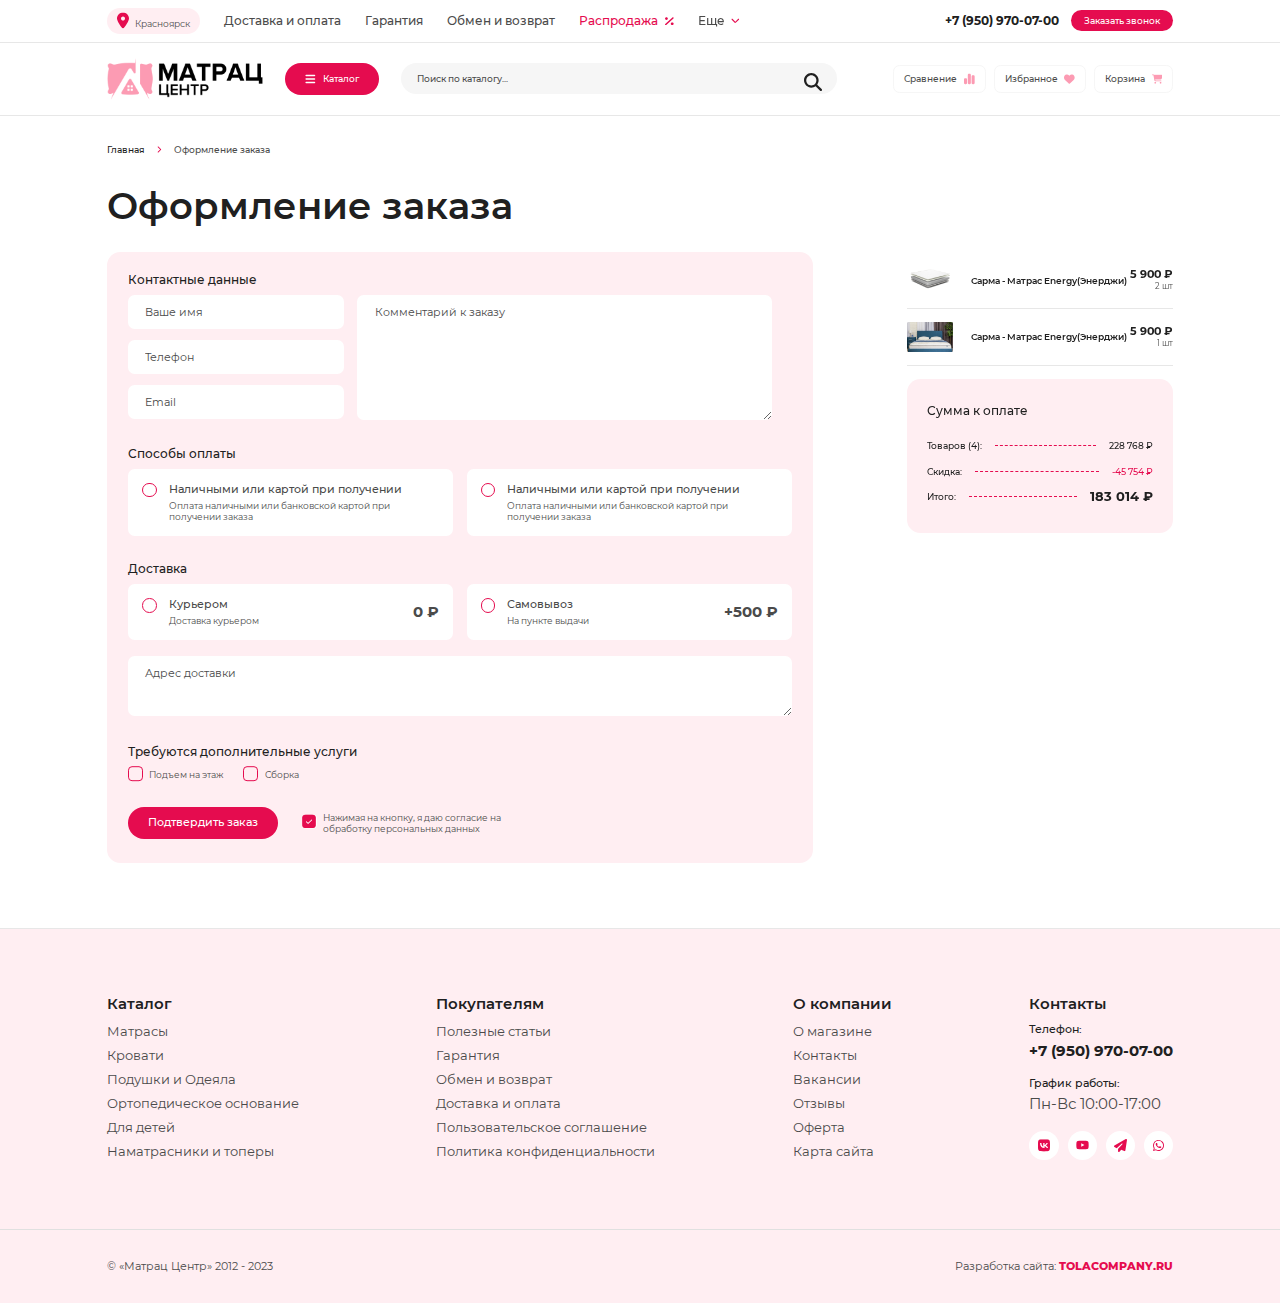
<file: checkout.html>
<!DOCTYPE html>
<html lang="ru" class="page">

<head>
    <meta charset="UTF-8">
    <meta name="viewport" content="width=device-width, initial-scale=1.0">
    <title>Матрац Центр</title>
    <link href="assets/css/plugins/swiper-bundle.min.css" rel="stylesheet">
    <link rel="stylesheet" href="assets/css/style.css">

    <script defer src="assets/js/plugins/swiper-bundle.min.js"></script>

    <script defer src="assets/js/script.js"></script>

</head>

<body class="page__body">
    <div class="burger-menu__wrapper burger-menu__wrapper--none">
        <div class="burger-menu__content">


            <button class="btn-reset burger" id="close-menu">
                <svg xmlns="http://www.w3.org/2000/svg" width="10" height="10" viewBox="0 0 10 10" fill="none">
                    <path
                        d="M8.92189 2.11797C9.24741 1.77617 9.24741 1.22109 8.92189 0.879297C8.59636 0.5375 8.06772 0.5375 7.7422 0.879297L5.00001 3.76133L2.25522 0.882032C1.9297 0.540235 1.40105 0.540235 1.07553 0.882032C0.75001 1.22383 0.75001 1.77891 1.07553 2.1207L3.82032 5L1.07814 7.88203C0.752614 8.22383 0.752614 8.77891 1.07814 9.1207C1.40366 9.4625 1.9323 9.4625 2.25782 9.1207L5.00001 6.23867L7.7448 9.11797C8.07032 9.45977 8.59897 9.45977 8.92449 9.11797C9.25001 8.77617 9.25001 8.22109 8.92449 7.8793L6.1797 5L8.92189 2.11797Z"
                        fill="white" />
                </svg>
            </button>
            <div class="burger-menu__inner">
                <nav class="burger-menu__nav">
                    <ul class="list-reset burger-menu__list">
                        <li class="burger-menu__item"><a href="#" class="burger-menu__link">Доставка и оплата</a></li>
                        <li class="burger-menu__item"><a href="#" class="burger-menu__link">Гарантия</a></li>
                        <li class="burger-menu__item"><a href="#" class="burger-menu__link">Обмен и возврат</a></li>
                        <li class="burger-menu__item"><a href="#"
                                class="burger-menu__link header-top-menu__item--sales"><span>Распродажа</span>
                                <svg xmlns="http://www.w3.org/2000/svg" width="10" height="12" viewBox="0 0 10 12"
                                    fill="none">
                                    <g clip-path="url(#clip0_32_13)">
                                        <path
                                            d="M9.75521 2.77969C10.0807 2.48672 10.0807 2.01094 9.75521 1.71797C9.42969 1.425 8.90104 1.425 8.57552 1.71797L0.242188 9.21797C-0.0833334 9.51094 -0.0833334 9.98672 0.242188 10.2797C0.567708 10.5727 1.09635 10.5727 1.42188 10.2797L9.75521 2.77969ZM3.33333 3C3.33333 2.60217 3.15774 2.22064 2.84518 1.93934C2.53262 1.65803 2.10869 1.5 1.66667 1.5C1.22464 1.5 0.800716 1.65803 0.488155 1.93934C0.175595 2.22064 -4.77303e-09 2.60217 -4.77303e-09 3C-4.77303e-09 3.39782 0.175595 3.77936 0.488155 4.06066C0.800716 4.34196 1.22464 4.5 1.66667 4.5C2.10869 4.5 2.53262 4.34196 2.84518 4.06066C3.15774 3.77936 3.33333 3.39782 3.33333 3ZM10 9C10 8.60218 9.82441 8.22064 9.51185 7.93934C9.19929 7.65804 8.77536 7.5 8.33333 7.5C7.89131 7.5 7.46738 7.65804 7.15482 7.93934C6.84226 8.22064 6.66667 8.60218 6.66667 9C6.66667 9.39782 6.84226 9.77936 7.15482 10.0607C7.46738 10.342 7.89131 10.5 8.33333 10.5C8.77536 10.5 9.19929 10.342 9.51185 10.0607C9.82441 9.77936 10 9.39782 10 9Z"
                                            fill="#E50C4F" />
                                    </g>
                                    <defs>
                                        <clipPath id="clip0_32_13">
                                            <rect width="10" height="12" fill="white" />
                                        </clipPath>
                                    </defs>
                                </svg></a></li>
                        <li class="burger-menu__item"><a href="#" class="burger-menu__link">О компании</a></li>
                        <li class="burger-menu__item"><a href="#" class="burger-menu__link">Полезные статьи</a></li>
                        <li class="burger-menu__item"><a href="#" class="burger-menu__link">Вакансии</a></li>
                    </ul>
                </nav>
            </div>
        </div>
    </div>
    <header class="header">


        <div class="header__top">
            <div class="container">
                <div class="header-top__wrapper">
                    <div class="header-top__left">
                        <a class="header-top__location">
                            <svg xmlns="http://www.w3.org/2000/svg" width="12" height="17" viewBox="0 0 12 17"
                                fill="none">
                                <g clip-path="url(#clip0_41_23)">
                                    <path
                                        d="M6.74062 16.1C8.34375 14.0938 12 9.23125 12 6.5C12 3.1875 9.3125 0.5 6 0.5C2.6875 0.5 0 3.1875 0 6.5C0 9.23125 3.65625 14.0938 5.25938 16.1C5.64375 16.5781 6.35625 16.5781 6.74062 16.1ZM6 4.5C6.53043 4.5 7.03914 4.71071 7.41421 5.08579C7.78929 5.46086 8 5.96957 8 6.5C8 7.03043 7.78929 7.53914 7.41421 7.91421C7.03914 8.28929 6.53043 8.5 6 8.5C5.46957 8.5 4.96086 8.28929 4.58579 7.91421C4.21071 7.53914 4 7.03043 4 6.5C4 5.96957 4.21071 5.46086 4.58579 5.08579C4.96086 4.71071 5.46957 4.5 6 4.5Z"
                                        fill="#E50C4F" />
                                </g>
                                <defs>
                                    <clipPath id="clip0_41_23">
                                        <rect width="12" height="16" fill="white" transform="translate(0 0.5)" />
                                    </clipPath>
                                </defs>
                            </svg>
                            <span>Красноярск</span>
                        </a>
                        <nav class="header-top__nav">
                            <ul class="header-top__menu header-top__menu--desctop list-reset">
                                <li class="header-top-menu__item"><a class="header-top-menu__link" href="#">Доставка и
                                        оплата</a></li>
                                <li class="header-top-menu__item"><a class="header-top-menu__link" href="#">Гарантия</a>
                                </li>
                                <li class="header-top-menu__item"><a class="header-top-menu__link" href="#">Обмен и
                                        возврат</a></li>
                                <li class="header-top-menu__item header-top-menu__item--sales"><a
                                        class="header-top-menu__link" href="#"><span>Распродажа
                                            <svg xmlns="http://www.w3.org/2000/svg" width="10" height="12"
                                                viewBox="0 0 10 12" fill="none">
                                                <g clip-path="url(#clip0_32_13)">
                                                    <path
                                                        d="M9.75521 2.77969C10.0807 2.48672 10.0807 2.01094 9.75521 1.71797C9.42969 1.425 8.90104 1.425 8.57552 1.71797L0.242188 9.21797C-0.0833334 9.51094 -0.0833334 9.98672 0.242188 10.2797C0.567708 10.5727 1.09635 10.5727 1.42188 10.2797L9.75521 2.77969ZM3.33333 3C3.33333 2.60217 3.15774 2.22064 2.84518 1.93934C2.53262 1.65803 2.10869 1.5 1.66667 1.5C1.22464 1.5 0.800716 1.65803 0.488155 1.93934C0.175595 2.22064 -4.77303e-09 2.60217 -4.77303e-09 3C-4.77303e-09 3.39782 0.175595 3.77936 0.488155 4.06066C0.800716 4.34196 1.22464 4.5 1.66667 4.5C2.10869 4.5 2.53262 4.34196 2.84518 4.06066C3.15774 3.77936 3.33333 3.39782 3.33333 3ZM10 9C10 8.60218 9.82441 8.22064 9.51185 7.93934C9.19929 7.65804 8.77536 7.5 8.33333 7.5C7.89131 7.5 7.46738 7.65804 7.15482 7.93934C6.84226 8.22064 6.66667 8.60218 6.66667 9C6.66667 9.39782 6.84226 9.77936 7.15482 10.0607C7.46738 10.342 7.89131 10.5 8.33333 10.5C8.77536 10.5 9.19929 10.342 9.51185 10.0607C9.82441 9.77936 10 9.39782 10 9Z"
                                                        fill="#E50C4F" />
                                                </g>
                                                <defs>
                                                    <clipPath id="clip0_32_13">
                                                        <rect width="10" height="12" fill="white" />
                                                    </clipPath>
                                                </defs>
                                            </svg></span></a></li>
                                <li class="header-top-menu__item header-top-menu__item--dropdown">
                                    <a class="header-top-menu__link" href="#">Еще<svg xmlns="http://www.w3.org/2000/svg"
                                            width="13" height="13" viewBox="0 0 13 13" fill="none">
                                            <path
                                                d="M5.92612 10.3238C6.24351 10.6412 6.75894 10.6412 7.07632 10.3238L11.9513 5.44883C12.2687 5.13145 12.2687 4.61602 11.9513 4.29863C11.6339 3.98125 11.1185 3.98125 10.8011 4.29863L6.49995 8.59981L2.19878 4.30117C1.8814 3.98379 1.36597 3.98379 1.04858 4.30117C0.731201 4.61856 0.731201 5.13399 1.04858 5.45137L5.92358 10.3264L5.92612 10.3238Z"
                                                fill="#E50C4F" />
                                        </svg></a>
                                    <div class="header-top-menu__dropdown">
                                        <ul class="header-top-menu-dropdown__list list-reset">
                                            <li class="header-top-menu-dropdown__item"><a
                                                    class="header-top-menu-dropdown__link" href="#">О компании</a></li>
                                            <li class="header-top-menu-dropdown__item"><a
                                                    class="header-top-menu-dropdown__link" href="#">Полезные статьи</a>
                                            </li>
                                            <li class="header-top-menu-dropdown__item"><a
                                                    class="header-top-menu-dropdown__link" href="#">Вакансии</a></li>
                                        </ul>
                                    </div>
                                </li>
                            </ul>
                        </nav>
                    </div>
                    <div class="header-top__contacts">
                        <a class="header-top__phone" href="tel:+79509700700">+7 (950) 970-07-00</a>
                        <button class="header-top__btn btn-reset main-btn main-btn__small">Заказать звонок</button>
                    </div>
                </div>

            </div>
        </div>

        <div class="header__bottom">
            <div class="container">
                <div class="header-bottom__wrapper">
                    <img class="header__logo" src="assets/img/base/header-logo.png" alt="Матрац Центр"
                        title="Матрац Центр">
                    <button class="header__catalog header__catalog--desctop btn-reset main-btn"><svg
                            xmlns="http://www.w3.org/2000/svg" width="14" height="17" viewBox="0 0 14 17" fill="none">
                            <path
                                d="M0 3.5C0 2.94687 0.446875 2.5 1 2.5H13C13.5531 2.5 14 2.94687 14 3.5C14 4.05313 13.5531 4.5 13 4.5H1C0.446875 4.5 0 4.05313 0 3.5ZM0 8.5C0 7.94688 0.446875 7.5 1 7.5H13C13.5531 7.5 14 7.94688 14 8.5C14 9.05312 13.5531 9.5 13 9.5H1C0.446875 9.5 0 9.05312 0 8.5ZM14 13.5C14 14.0531 13.5531 14.5 13 14.5H1C0.446875 14.5 0 14.0531 0 13.5C0 12.9469 0.446875 12.5 1 12.5H13C13.5531 12.5 14 12.9469 14 13.5Z"
                                fill="white" />
                        </svg>Каталог</button>
                    <div class="header-search__wrapper">
                        <input type="text" class="header__search input-reset" placeholder="Поиск по каталогу...">
                        <button class="btn-reset">
                            <svg xmlns="http://www.w3.org/2000/svg" width="18" height="18" viewBox="0 0 18 18"
                                fill="none">
                                <g clip-path="url(#clip0_32_29)">
                                    <path
                                        d="M14.625 7.3125C14.625 8.92617 14.1012 10.4168 13.2188 11.6262L17.6695 16.0805C18.109 16.5199 18.109 17.2336 17.6695 17.673C17.2301 18.1125 16.5164 18.1125 16.077 17.673L11.6262 13.2188C10.4168 14.1047 8.92617 14.625 7.3125 14.625C3.27305 14.625 0 11.352 0 7.3125C0 3.27305 3.27305 0 7.3125 0C11.352 0 14.625 3.27305 14.625 7.3125ZM7.3125 12.375C7.97732 12.375 8.63562 12.2441 9.24984 11.9896C9.86405 11.7352 10.4221 11.3623 10.8922 10.8922C11.3623 10.4221 11.7352 9.86405 11.9896 9.24984C12.2441 8.63562 12.375 7.97732 12.375 7.3125C12.375 6.64768 12.2441 5.98938 11.9896 5.37516C11.7352 4.76095 11.3623 4.20287 10.8922 3.73277C10.4221 3.26268 9.86405 2.88977 9.24984 2.63536C8.63562 2.38095 7.97732 2.25 7.3125 2.25C6.64768 2.25 5.98938 2.38095 5.37516 2.63536C4.76095 2.88977 4.20287 3.26268 3.73277 3.73277C3.26268 4.20287 2.88977 4.76095 2.63536 5.37516C2.38095 5.98938 2.25 6.64768 2.25 7.3125C2.25 7.97732 2.38095 8.63562 2.63536 9.24984C2.88977 9.86405 3.26268 10.4221 3.73277 10.8922C4.20287 11.3623 4.76095 11.7352 5.37516 11.9896C5.98938 12.2441 6.64768 12.375 7.3125 12.375Z"
                                        fill="#202020" />
                                </g>
                                <defs>
                                    <clipPath id="clip0_32_29">
                                        <rect width="18" height="18" fill="white" />
                                    </clipPath>
                                </defs>
                            </svg>
                        </button>

                    </div>
                    <button class="burger btn-reset" id="burger">
                        <svg xmlns="http://www.w3.org/2000/svg" width="12" height="14" viewBox="0 0 12 14" fill="none">
                            <path
                                d="M0 2.625C0 2.14102 0.383036 1.75 0.857143 1.75H11.1429C11.617 1.75 12 2.14102 12 2.625C12 3.10898 11.617 3.5 11.1429 3.5H0.857143C0.383036 3.5 0 3.10898 0 2.625ZM0 7C0 6.51602 0.383036 6.125 0.857143 6.125H11.1429C11.617 6.125 12 6.51602 12 7C12 7.48398 11.617 7.875 11.1429 7.875H0.857143C0.383036 7.875 0 7.48398 0 7ZM12 11.375C12 11.859 11.617 12.25 11.1429 12.25H0.857143C0.383036 12.25 0 11.859 0 11.375C0 10.891 0.383036 10.5 0.857143 10.5H11.1429C11.617 10.5 12 10.891 12 11.375Z"
                                fill="white" />
                        </svg>
                    </button>
                    <ul class="header-bottom__list header-bottom__list--desctop list-reset">
                        <li class="header-bottom__item"><a href="#" class="header-bottom__link">Сравнение <svg
                                    xmlns="http://www.w3.org/2000/svg" width="18" height="20" viewBox="0 0 18 20"
                                    fill="none">
                                    <path
                                        d="M6.42857 3.125C6.42857 2.08984 7.29241 1.25 8.35714 1.25H9.64286C10.7076 1.25 11.5714 2.08984 11.5714 3.125V16.875C11.5714 17.9102 10.7076 18.75 9.64286 18.75H8.35714C7.29241 18.75 6.42857 17.9102 6.42857 16.875V3.125ZM0 10.625C0 9.58984 0.863839 8.75 1.92857 8.75H3.21429C4.27902 8.75 5.14286 9.58984 5.14286 10.625V16.875C5.14286 17.9102 4.27902 18.75 3.21429 18.75H1.92857C0.863839 18.75 0 17.9102 0 16.875V10.625ZM14.7857 3.75H16.0714C17.1362 3.75 18 4.58984 18 5.625V16.875C18 17.9102 17.1362 18.75 16.0714 18.75H14.7857C13.721 18.75 12.8571 17.9102 12.8571 16.875V5.625C12.8571 4.58984 13.721 3.75 14.7857 3.75Z"
                                        fill="#FC9BB3" />
                                </svg></a> </li>
                        <li class="header-bottom__item"><a href="#" class="header-bottom__link">Избранное <svg
                                    xmlns="http://www.w3.org/2000/svg" width="20" height="20" viewBox="0 0 20 20"
                                    fill="none">
                                    <path
                                        d="M1.85938 11.7344L8.91797 18.3242C9.21094 18.5977 9.59766 18.75 10 18.75C10.4023 18.75 10.7891 18.5977 11.082 18.3242L18.1406 11.7344C19.3281 10.6289 20 9.07813 20 7.45703V7.23047C20 4.5 18.0273 2.17188 15.3359 1.72266C13.5547 1.42578 11.7422 2.00782 10.4688 3.28125L10 3.75L9.53125 3.28125C8.25781 2.00782 6.44531 1.42578 4.66406 1.72266C1.97266 2.17188 0 4.5 0 7.23047V7.45703C0 9.07813 0.671875 10.6289 1.85938 11.7344Z"
                                        fill="#FC9BB3" />
                                </svg></a> </li>
                        <li class="header-bottom__item"><a href="#" class="header-bottom__link">Корзина <svg
                                    xmlns="http://www.w3.org/2000/svg" width="18" height="16" viewBox="0 0 18 16"
                                    fill="none">
                                    <g clip-path="url(#clip0_32_42)">
                                        <path
                                            d="M0 0.75C0 0.334375 0.334375 0 0.75 0H2.17188C2.85938 0 3.46875 0.4 3.75312 1H16.5969C17.4187 1 18.0188 1.78125 17.8031 2.575L16.5219 7.33437C16.2563 8.31563 15.3656 9 14.35 9H5.33437L5.50313 9.89062C5.57188 10.2437 5.88125 10.5 6.24062 10.5H15.25C15.6656 10.5 16 10.8344 16 11.25C16 11.6656 15.6656 12 15.25 12H6.24062C5.15938 12 4.23125 11.2312 4.03125 10.1719L2.41875 1.70312C2.39688 1.58438 2.29375 1.5 2.17188 1.5H0.75C0.334375 1.5 0 1.16562 0 0.75ZM4 14.5C4 14.303 4.0388 14.108 4.11418 13.926C4.18956 13.744 4.30005 13.5786 4.43934 13.4393C4.57863 13.3001 4.74399 13.1896 4.92597 13.1142C5.10796 13.0388 5.30302 13 5.5 13C5.69698 13 5.89204 13.0388 6.07403 13.1142C6.25601 13.1896 6.42137 13.3001 6.56066 13.4393C6.69995 13.5786 6.81044 13.744 6.88582 13.926C6.9612 14.108 7 14.303 7 14.5C7 14.697 6.9612 14.892 6.88582 15.074C6.81044 15.256 6.69995 15.4214 6.56066 15.5607C6.42137 15.6999 6.25601 15.8104 6.07403 15.8858C5.89204 15.9612 5.69698 16 5.5 16C5.30302 16 5.10796 15.9612 4.92597 15.8858C4.74399 15.8104 4.57863 15.6999 4.43934 15.5607C4.30005 15.4214 4.18956 15.256 4.11418 15.074C4.0388 14.892 4 14.697 4 14.5ZM14.5 13C14.8978 13 15.2794 13.158 15.5607 13.4393C15.842 13.7206 16 14.1022 16 14.5C16 14.8978 15.842 15.2794 15.5607 15.5607C15.2794 15.842 14.8978 16 14.5 16C14.1022 16 13.7206 15.842 13.4393 15.5607C13.158 15.2794 13 14.8978 13 14.5C13 14.1022 13.158 13.7206 13.4393 13.4393C13.7206 13.158 14.1022 13 14.5 13Z"
                                            fill="#FC9BB3" />
                                    </g>
                                    <defs>
                                        <clipPath id="clip0_32_42">
                                            <rect width="18" height="16" fill="white" />
                                        </clipPath>
                                    </defs>
                                </svg></a> </li>
                    </ul>
                </div>

            </div>
        </div>
        <div class="header__panel">
            <div class="container">
                <nav class="header-panel__nav">
                    <ul class="header-panel__list list-reset">
                        <li class="header-panel__item"><a class="header-panel__link header-panel__link--pink" href="">
                                <svg xmlns="http://www.w3.org/2000/svg" width="15" height="16" viewBox="0 0 15 16" fill="none">
                                    <g clip-path="url(#clip0_121_696)">
                                        <path
                                            d="M0.5 3C0.5 2.44687 0.946875 2 1.5 2H13.5C14.0531 2 14.5 2.44687 14.5 3C14.5 3.55313 14.0531 4 13.5 4H1.5C0.946875 4 0.5 3.55313 0.5 3ZM0.5 8C0.5 7.44688 0.946875 7 1.5 7H13.5C14.0531 7 14.5 7.44688 14.5 8C14.5 8.55312 14.0531 9 13.5 9H1.5C0.946875 9 0.5 8.55312 0.5 8ZM14.5 13C14.5 13.5531 14.0531 14 13.5 14H1.5C0.946875 14 0.5 13.5531 0.5 13C0.5 12.4469 0.946875 12 1.5 12H13.5C14.0531 12 14.5 12.4469 14.5 13Z"
                                            fill="white" />
                                    </g>
                                    <defs>
                                        <clipPath id="clip0_121_696">
                                            <rect width="14" height="16" fill="white" transform="translate(0.5)" />
                                        </clipPath>
                                    </defs>
                                </svg>
                                <span>Каталог</span></a></li>
                        <li class="header-panel__item"><a class="header-panel__link" href=""><svg
                                    xmlns="http://www.w3.org/2000/svg" width="18" height="20" viewBox="0 0 18 20" fill="none">
                                    <path
                                        d="M6.42857 3.125C6.42857 2.08984 7.29241 1.25 8.35714 1.25H9.64286C10.7076 1.25 11.5714 2.08984 11.5714 3.125V16.875C11.5714 17.9102 10.7076 18.75 9.64286 18.75H8.35714C7.29241 18.75 6.42857 17.9102 6.42857 16.875V3.125ZM0 10.625C0 9.58984 0.863839 8.75 1.92857 8.75H3.21429C4.27902 8.75 5.14286 9.58984 5.14286 10.625V16.875C5.14286 17.9102 4.27902 18.75 3.21429 18.75H1.92857C0.863839 18.75 0 17.9102 0 16.875V10.625ZM14.7857 3.75H16.0714C17.1362 3.75 18 4.58984 18 5.625V16.875C18 17.9102 17.1362 18.75 16.0714 18.75H14.7857C13.721 18.75 12.8571 17.9102 12.8571 16.875V5.625C12.8571 4.58984 13.721 3.75 14.7857 3.75Z"
                                        fill="#FC9BB3" />
                                </svg> <span>Сравнение</span></a></li>
                        <li class="header-panel__item"><a class="header-panel__link" href="">
                                <svg xmlns="http://www.w3.org/2000/svg" width="20" height="20" viewBox="0 0 20 20" fill="none">
                                    <path
                                        d="M1.85938 11.7344L8.91797 18.3242C9.21094 18.5977 9.59766 18.75 10 18.75C10.4023 18.75 10.7891 18.5977 11.082 18.3242L18.1406 11.7344C19.3281 10.6289 20 9.07813 20 7.45703V7.23047C20 4.5 18.0273 2.17188 15.3359 1.72266C13.5547 1.42578 11.7422 2.00782 10.4688 3.28125L10 3.75L9.53125 3.28125C8.25781 2.00782 6.44531 1.42578 4.66406 1.72266C1.97266 2.17188 0 4.5 0 7.23047V7.45703C0 9.07813 0.671875 10.6289 1.85938 11.7344Z"
                                        fill="#FC9BB3" />
                                </svg>
                                <span>Избранное</a></span></li>
                        <li class="header-panel__item"><a class="header-panel__link" href="">
                                <svg xmlns="http://www.w3.org/2000/svg" width="18" height="16" viewBox="0 0 18 16" fill="none">
                                    <g clip-path="url(#clip0_32_42)">
                                        <path
                                            d="M0 0.75C0 0.334375 0.334375 0 0.75 0H2.17188C2.85938 0 3.46875 0.4 3.75312 1H16.5969C17.4187 1 18.0188 1.78125 17.8031 2.575L16.5219 7.33437C16.2563 8.31563 15.3656 9 14.35 9H5.33437L5.50313 9.89062C5.57188 10.2437 5.88125 10.5 6.24062 10.5H15.25C15.6656 10.5 16 10.8344 16 11.25C16 11.6656 15.6656 12 15.25 12H6.24062C5.15938 12 4.23125 11.2312 4.03125 10.1719L2.41875 1.70312C2.39688 1.58438 2.29375 1.5 2.17188 1.5H0.75C0.334375 1.5 0 1.16562 0 0.75ZM4 14.5C4 14.303 4.0388 14.108 4.11418 13.926C4.18956 13.744 4.30005 13.5786 4.43934 13.4393C4.57863 13.3001 4.74399 13.1896 4.92597 13.1142C5.10796 13.0388 5.30302 13 5.5 13C5.69698 13 5.89204 13.0388 6.07403 13.1142C6.25601 13.1896 6.42137 13.3001 6.56066 13.4393C6.69995 13.5786 6.81044 13.744 6.88582 13.926C6.9612 14.108 7 14.303 7 14.5C7 14.697 6.9612 14.892 6.88582 15.074C6.81044 15.256 6.69995 15.4214 6.56066 15.5607C6.42137 15.6999 6.25601 15.8104 6.07403 15.8858C5.89204 15.9612 5.69698 16 5.5 16C5.30302 16 5.10796 15.9612 4.92597 15.8858C4.74399 15.8104 4.57863 15.6999 4.43934 15.5607C4.30005 15.4214 4.18956 15.256 4.11418 15.074C4.0388 14.892 4 14.697 4 14.5ZM14.5 13C14.8978 13 15.2794 13.158 15.5607 13.4393C15.842 13.7206 16 14.1022 16 14.5C16 14.8978 15.842 15.2794 15.5607 15.5607C15.2794 15.842 14.8978 16 14.5 16C14.1022 16 13.7206 15.842 13.4393 15.5607C13.158 15.2794 13 14.8978 13 14.5C13 14.1022 13.158 13.7206 13.4393 13.4393C13.7206 13.158 14.1022 13 14.5 13Z"
                                            fill="#FC9BB3" />
                                    </g>
                                    <defs>
                                        <clipPath id="clip0_32_42">
                                            <rect width="18" height="16" fill="white" />
                                        </clipPath>
                                    </defs>
                                </svg>
                                <span>Корзина</span></a></li>
                    </ul>
                </nav>
            </div>
        </div>

    </header>
    <main class="main">
        <div class="breadcrumbs">
            <div class="container">
                <ul class="breadcrumbs__list list-reset" itemscope itemtype="https://schema.org/BreadcrumbList">
                    <li class="breadcrumbs__item" itemprop="itemListElement" itemscope
                        itemtype="https://schema.org/ListItem">
                        <a class="breadcrumbs__link" href="/" title="Главная" itemprop="item">
                            <span itemprop="name">Главная</span>
                            <meta itemprop="position" content="0">
                        </a>
                    </li>
                    <li class="breadcrumbs__item" itemprop="itemListElement" itemscope
                        itemtype="https://schema.org/ListItem">
                        <p class="breadcrumbs__link breadcrumbs__last" title="Оформление заказа" itemprop="item">
                            <span itemprop="name">Оформление заказа</span>
                            <meta itemprop="position" content="1">
                        </p>
                    </li>
                </ul>
            </div>
        </div>
        <section class="cart checkout">
            <div class="container">
                <div class="cart__top">
                    <h1 class="h1-title title cart__title">Оформление заказа</h1>
                </div>
                <div class="delivery-payment__wrapper cart__wrapper checkout__wrapper">
                    <div class="checkout__form refund__form">
                        <form action="#" class="checkout-form__form refund-form__form">
                            <div class="checkout-form__box">
                                <h3 class="refund-form__subtitle checkout-form__subtitle">Контактные данные</h3>
                                <div class="checkout-form__top">
                                    <div class="left__inputs">
                                        <input class="form__input form__input--small input-reset" required type="text"
                                            placeholder="Ваше имя">
                                        <input class="form__input form__input--small input-reset" required type="tel"
                                            placeholder="Телефон">
                                        <input
                                            class="form__input form__input--small form__input--small-last input-reset"
                                            required type="email" placeholder="Email">
                                    </div>
                                    <textarea name="text"
                                        class="form__input form__input--textarea form__input--textarea-checkout input-reset"
                                        placeholder="Комментарий к заказу" rows="8"></textarea>

                                </div>
                            </div>
                            <div class="checkout-form__box">
                                <h3 class="refund-form__subtitle checkout-form__subtitle">Способы оплаты</h3>
                                <div class="checkout__radios">
                                    <label class="checkout__radio">
                                        <div class="checkout-radio__left">

                                            <input type="radio" name="payment" />
                                            <div>
                                                <p>Наличными или картой при получении</p>
                                                <span>Оплата наличными или банковской картой при получении заказа</span>
                                            </div>
                                        </div>
                                    </label>
                                    <label class="checkout__radio">
                                        <div class="checkout-radio__left">

                                            <input type="radio" name="payment" />
                                            <div>
                                                <p>Наличными или картой при получении</p>
                                                <span>Оплата наличными или банковской картой при получении заказа</span>
                                            </div>
                                        </div>
                                    </label>
                                </div>

                            </div>
                            <div class="checkout-form__box">
                                <h3 class="refund-form__subtitle checkout-form__subtitle">Доставка</h3>
                                <div class="checkout__radios checkout__radios--right">
                                    <label class="checkout__radio">
                                        <div class="checkout-radio__left">

                                            <input type="radio" name="delivery" />
                                            <div>
                                                <p>Курьером</p>
                                                <span>Доставка курьером </span>
                                            </div>
                                        </div>
                                        <span>0 ₽</span>
                                    </label>
                                    <label class="checkout__radio">
                                        <div class="checkout-radio__left">
                                            <input type="radio" name="delivery" />
                                            <div>
                                                <p>Самовывоз</p>
                                                <span>На пункте выдачи</span>
                                            </div>
                                        </div>
                                        <span>+500 ₽</span>

                                    </label>
                                </div>
                                <textarea name="text"
                                    class="form__input form__input--textarea form__input--textarea-address input-reset"
                                    placeholder="Адрес доставки" rows="3"></textarea>
                            </div>
                            <div class="checkout-form__box">
                                <h3 class="refund-form__subtitle checkout-form__subtitle">Требуются дополнительные
                                    услуги</h3>
                                <div class="checkout-field__inputs">
                                    <label class="calculator-field__input">
                                        <input type="checkbox" name="acceptance" value="0" class="form-submit__checkbox"
                                            aria-invalid="false">
                                        <span class="form-submit__text">Подъем на этаж</span>
                                    </label>
                                    <label class="calculator-field__input">
                                        <input type="checkbox" name="acceptance" value="0" class="form-submit__checkbox"
                                            aria-invalid="false">
                                        <span class="form-submit__text">Сборка</span>
                                    </label>




                                </div>

                            </div>
                            <div class="checkout__submit">
                                <button class="form-submit__btn btn-reset main-btn">Подтвердить заказ</button>
                                <div class="form-submit__acceptance">
                                    <label class="form-submit__label">
                                        <input type="checkbox" name="acceptance" checked required value="1"
                                            class="form-submit__checkbox" aria-invalid="false">
                                        <span class="form-submit__text">Нажимая на кнопку, я даю согласие на обработку
                                            персональных
                                            данных</span>
                                    </label>
                                </div>
                            </div>
                        </form>
                    </div>
                    <aside class="delivery-payment__aside aside-main aside__cart">
                        <div class="checkout__totals ">
                            <ul class="list-reset checkout-totals__list">
                                <li class="checkout-totals__item">
                                    <div class="checkout-totals__left">
                                        <img src="assets/img/products/img.jpg" class="checkout-totals-item__img" alt="">
                                        <a href="#" class="checkout-totals-item__title">Сарма - Матрас Energy(Энерджи)</a>



                                    </div>
                                    <div class="checkout-totals__right">
                                        <div class="regular-price">5 900 ₽</div>
                                        <div class="checkout__amount">2 шт</div>
                                    </div>
                                </li>
                                <li class="checkout-totals__item">
                                    <div class="checkout-totals__left">
                                        <img src="assets/img/products/img3.jpg" class="checkout-totals-item__img" alt="">
                                        <a href="#" class="checkout-totals-item__title">Сарма - Матрас Energy(Энерджи)</a>
                                
                                
                                
                                    </div>
                                    <div class="checkout-totals__right">
                                        <div class="regular-price">5 900 ₽</div>
                                        <div class="checkout__amount">1 шт</div>
                                    </div>
                                </li>
                            </ul>
                        </div>
                        <div class="cart__totals contacts-aside__docs delivery-payment-aside__contacts">
                            <h6 class="aside__title">Сумма к оплате</h6>

                            <div class="cart-totals__info mb-0">
                                <div class="contacts-docs__item">
                                    <span class="contacts-docs__item--text">Товаров (4):</span>
                                    <span class="contacts-docs__item--line"></span>
                                    <span class="contacts-docs__item--text">228 768 ₽</span>
                                </div>
                                <div class="contacts-docs__item">
                                    <span class="contacts-docs__item--text">Скидка:</span>
                                    <span class="contacts-docs__item--line"></span>
                                    <span class="contacts-docs__item--text cart-totals__item--sale">-45 754 ₽</span>
                                </div>
                                <div class="contacts-docs__item">
                                    <span class="contacts-docs__item--text">Итого:</span>
                                    <span class="contacts-docs__item--line"></span>
                                    <span class="contacts-docs__item--text cart-totals__item--total">183 014
                                        ₽</span>
                                </div>
                            </div>

                        </div>
                    </aside>
                </div>
            </div>
        </section>
    </main>
    <footer class="footer">
        <div class="footer__top">
            <div class="container">
                <div class="footer__info">
                    <div class="footer__col">
                        <div class="footer__caption">Каталог</div>
                        <ul class="footer__list list-reset">
                            <li class="footer__item">
                                <a href="#" class="footer__link">
                                    Матрасы
                                </a>
                            </li>
                            <li class="footer__item">
                                <a href="#" class="footer__link">
                                    Кровати
                                </a>
                            </li>
                            <li class="footer__item">
                                <a href="#" class="footer__link">
                                    Подушки и Одеяла
                                </a>
                            </li>
                            <li class="footer__item">
                                <a href="#" class="footer__link">
                                    Ортопедическое основание
                                </a>
                            </li>
                            <li class="footer__item">
                                <a href="#" class="footer__link">
                                    Для детей
                                </a>
                            </li>
                            <li class="footer__item">
                                <a href="#" class="footer__link">
                                    Наматрасники и топеры
                                </a>
                            </li>
                        </ul>
                    </div>
                    <div class="footer__col">
                        <div class="footer__caption">Покупателям</div>
                        <ul class="footer__list list-reset">
                            <li class="footer__item">
                                <a href="#" class="footer__link">
                                    Полезные статьи
                                </a>
                            </li>
                            <li class="footer__item">
                                <a href="#" class="footer__link">
                                    Гарантия
                                </a>
                            </li>
                            <li class="footer__item">
                                <a href="#" class="footer__link">
                                    Обмен и возврат
                                </a>
                            </li>
                            <li class="footer__item">
                                <a href="#" class="footer__link">
                                    Доставка и оплата
                                </a>
                            </li>
                            <li class="footer__item">
                                <a href="#" class="footer__link">
                                    Пользовательское соглашение
                                </a>
                            </li>
                            <li class="footer__item">
                                <a href="#" class="footer__link">
                                    Политика конфиденциальности
                                </a>
                            </li>
                        </ul>
                    </div>
                    <div class="footer__col">
                        <div class="footer__caption">О компании</div>
                        <ul class="footer__list list-reset">
                            <li class="footer__item">
                                <a href="#" class="footer__link">
                                    О магазине
                                </a>
                            </li>
                            <li class="footer__item">
                                <a href="#" class="footer__link">
                                    Контакты
                                </a>
                            </li>
                            <li class="footer__item">
                                <a href="#" class="footer__link">
                                    Вакансии
                                </a>
                            </li>
                            <li class="footer__item">
                                <a href="#" class="footer__link">
                                    Отзывы
                                </a>
                            </li>
                            <li class="footer__item">
                                <a href="#" class="footer__link">
                                    Оферта
                                </a>
                            </li>
                            <li class="footer__item">
                                <a href="#" class="footer__link">
                                    Карта сайта
                                </a>
                            </li>
                        </ul>
                    </div>
                    <div class="footer__col">
                        <div class="footer__caption">Контакты</div>
                        <div class="footer__block">
                            <span class="footer__label">Телефон:</span>
                            <a href="tel:+79509700700" class="footer__tel">+7 (950) 970-07-00</a>
                        </div>
                        <div class="footer__block">
                            <span class="footer__label">График работы:</span>
                            <div class="footer__text">Пн-Вс 10:00-17:00</div>

                        </div>
                        <ul class="footer__socials list-reset">
                            <li class="footer-socials__item"><a href="" class="footer-socials__link">
                                    <div class="footer-socials__icon footer-socials__icon--vk"></div>
                                </a></li>
                            <li class="footer-socials__item"><a href="" class="footer-socials__link">
                                    <div class="footer-socials__icon footer-socials__icon--youtube"></div>
                            <li class="footer-socials__item"><a href="" class="footer-socials__link">
                                    <div class="footer-socials__icon footer-socials__icon--tg"></div>
                                </a></li>
                            <li class="footer-socials__item"><a href="" class="footer-socials__link">
                                    <div class="footer-socials__icon footer-socials__icon--whatsapp"></div>
                                </a></li>
                            </a></li>
                        </ul>
                    </div>
                </div>
            </div>
        </div>
        <div class="footer__bottom">
            <div class="container">
                <div class="footer-bottom__wrapper">
                    <span class="footer-bottom__left">© «Матрац Центр» 2012 - 2023</span>
                    <div class="footer-bottom__right">Разработка сайта: <a href="https://tolacompany.ru/"
                            class="footer-bottom__link">tolacompany.ru</a></span>
                    </div>
                </div>
            </div>
    </footer>
</body>

</html>
</file>
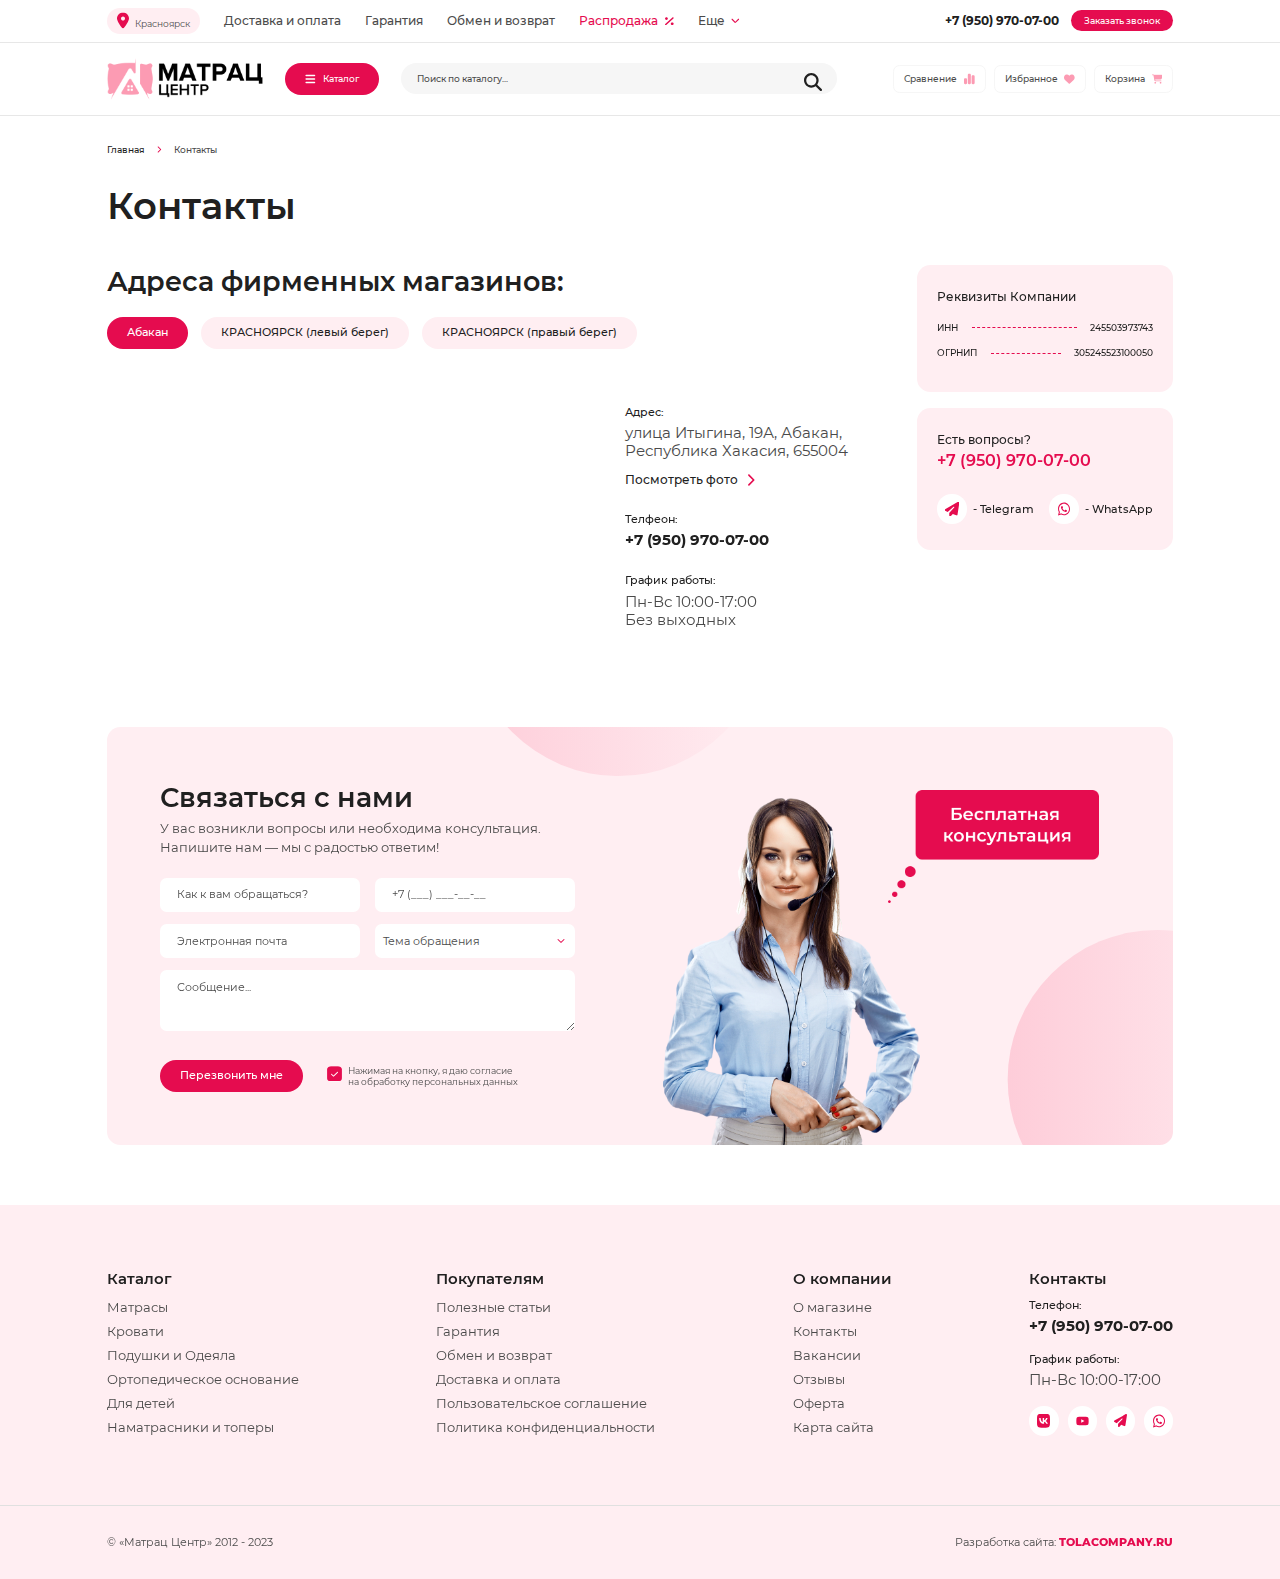
<file: contacts.html>
<!DOCTYPE html>
<html lang="ru" class="page">

<head>
    <meta charset="UTF-8">
    <meta name="viewport" content="width=device-width, initial-scale=1.0">
    <title>Матрац Центр</title>
    <link href="assets/css/plugins/swiper-bundle.min.css" rel="stylesheet">
    <link rel="stylesheet" href="https://cdn.jsdelivr.net/npm/@fancyapps/ui@5.0/dist/fancybox/fancybox.css" />
    <link rel="stylesheet" href="assets/css/plugins/custom-select.css">
    <link rel="stylesheet" href="assets/css/style.css">

    <script defer src="assets/js/plugins/swiper-bundle.min.js"></script>
    <script src="https://cdn.jsdelivr.net/npm/@fancyapps/ui@5.0/dist/fancybox/fancybox.umd.js"></script>
    <script src="assets/js/plugins/jquery.custom-select.min.js" type="text/javascript"></script>
    <script src="assets/js/plugins/custom-select.min.js" type="text/javascript"></script>

    <script defer src="assets/js/script.js"></script>

</head>

<body class="page__body">
    <div class="burger-menu__wrapper burger-menu__wrapper--none">
        <div class="burger-menu__content">
    
    
            <button class="btn-reset burger" id="close-menu">
                <svg xmlns="http://www.w3.org/2000/svg" width="10" height="10" viewBox="0 0 10 10" fill="none">
                    <path
                        d="M8.92189 2.11797C9.24741 1.77617 9.24741 1.22109 8.92189 0.879297C8.59636 0.5375 8.06772 0.5375 7.7422 0.879297L5.00001 3.76133L2.25522 0.882032C1.9297 0.540235 1.40105 0.540235 1.07553 0.882032C0.75001 1.22383 0.75001 1.77891 1.07553 2.1207L3.82032 5L1.07814 7.88203C0.752614 8.22383 0.752614 8.77891 1.07814 9.1207C1.40366 9.4625 1.9323 9.4625 2.25782 9.1207L5.00001 6.23867L7.7448 9.11797C8.07032 9.45977 8.59897 9.45977 8.92449 9.11797C9.25001 8.77617 9.25001 8.22109 8.92449 7.8793L6.1797 5L8.92189 2.11797Z"
                        fill="white" />
                </svg>
            </button>
            <div class="burger-menu__inner">
                <nav class="burger-menu__nav">
                    <ul class="list-reset burger-menu__list">
                        <li class="burger-menu__item"><a href="#" class="burger-menu__link">Доставка и оплата</a></li>
                        <li class="burger-menu__item"><a href="#" class="burger-menu__link">Гарантия</a></li>
                        <li class="burger-menu__item"><a href="#" class="burger-menu__link">Обмен и возврат</a></li>
                        <li class="burger-menu__item"><a href="#"
                                class="burger-menu__link header-top-menu__item--sales"><span>Распродажа</span>
                                <svg xmlns="http://www.w3.org/2000/svg" width="10" height="12" viewBox="0 0 10 12"
                                    fill="none">
                                    <g clip-path="url(#clip0_32_13)">
                                        <path
                                            d="M9.75521 2.77969C10.0807 2.48672 10.0807 2.01094 9.75521 1.71797C9.42969 1.425 8.90104 1.425 8.57552 1.71797L0.242188 9.21797C-0.0833334 9.51094 -0.0833334 9.98672 0.242188 10.2797C0.567708 10.5727 1.09635 10.5727 1.42188 10.2797L9.75521 2.77969ZM3.33333 3C3.33333 2.60217 3.15774 2.22064 2.84518 1.93934C2.53262 1.65803 2.10869 1.5 1.66667 1.5C1.22464 1.5 0.800716 1.65803 0.488155 1.93934C0.175595 2.22064 -4.77303e-09 2.60217 -4.77303e-09 3C-4.77303e-09 3.39782 0.175595 3.77936 0.488155 4.06066C0.800716 4.34196 1.22464 4.5 1.66667 4.5C2.10869 4.5 2.53262 4.34196 2.84518 4.06066C3.15774 3.77936 3.33333 3.39782 3.33333 3ZM10 9C10 8.60218 9.82441 8.22064 9.51185 7.93934C9.19929 7.65804 8.77536 7.5 8.33333 7.5C7.89131 7.5 7.46738 7.65804 7.15482 7.93934C6.84226 8.22064 6.66667 8.60218 6.66667 9C6.66667 9.39782 6.84226 9.77936 7.15482 10.0607C7.46738 10.342 7.89131 10.5 8.33333 10.5C8.77536 10.5 9.19929 10.342 9.51185 10.0607C9.82441 9.77936 10 9.39782 10 9Z"
                                            fill="#E50C4F" />
                                    </g>
                                    <defs>
                                        <clipPath id="clip0_32_13">
                                            <rect width="10" height="12" fill="white" />
                                        </clipPath>
                                    </defs>
                                </svg></a></li>
                        <li class="burger-menu__item"><a href="#" class="burger-menu__link">О компании</a></li>
                        <li class="burger-menu__item"><a href="#" class="burger-menu__link">Полезные статьи</a></li>
                        <li class="burger-menu__item"><a href="#" class="burger-menu__link">Вакансии</a></li>
                    </ul>
                </nav>
            </div>
        </div>
    </div>
    <header class="header">
    
    
        <div class="header__top">
            <div class="container">
                <div class="header-top__wrapper">
                    <div class="header-top__left">
                        <a class="header-top__location">
                            <svg xmlns="http://www.w3.org/2000/svg" width="12" height="17" viewBox="0 0 12 17" fill="none">
                                <g clip-path="url(#clip0_41_23)">
                                    <path
                                        d="M6.74062 16.1C8.34375 14.0938 12 9.23125 12 6.5C12 3.1875 9.3125 0.5 6 0.5C2.6875 0.5 0 3.1875 0 6.5C0 9.23125 3.65625 14.0938 5.25938 16.1C5.64375 16.5781 6.35625 16.5781 6.74062 16.1ZM6 4.5C6.53043 4.5 7.03914 4.71071 7.41421 5.08579C7.78929 5.46086 8 5.96957 8 6.5C8 7.03043 7.78929 7.53914 7.41421 7.91421C7.03914 8.28929 6.53043 8.5 6 8.5C5.46957 8.5 4.96086 8.28929 4.58579 7.91421C4.21071 7.53914 4 7.03043 4 6.5C4 5.96957 4.21071 5.46086 4.58579 5.08579C4.96086 4.71071 5.46957 4.5 6 4.5Z"
                                        fill="#E50C4F" />
                                </g>
                                <defs>
                                    <clipPath id="clip0_41_23">
                                        <rect width="12" height="16" fill="white" transform="translate(0 0.5)" />
                                    </clipPath>
                                </defs>
                            </svg>
                            <span>Красноярск</span>
                        </a>
                        <nav class="header-top__nav">
                            <ul class="header-top__menu header-top__menu--desctop list-reset">
                                <li class="header-top-menu__item"><a class="header-top-menu__link" href="#">Доставка и
                                        оплата</a></li>
                                <li class="header-top-menu__item"><a class="header-top-menu__link" href="#">Гарантия</a>
                                </li>
                                <li class="header-top-menu__item"><a class="header-top-menu__link" href="#">Обмен и
                                        возврат</a></li>
                                <li class="header-top-menu__item header-top-menu__item--sales"><a
                                        class="header-top-menu__link" href="#"><span>Распродажа
                                            <svg xmlns="http://www.w3.org/2000/svg" width="10" height="12"
                                                viewBox="0 0 10 12" fill="none">
                                                <g clip-path="url(#clip0_32_13)">
                                                    <path
                                                        d="M9.75521 2.77969C10.0807 2.48672 10.0807 2.01094 9.75521 1.71797C9.42969 1.425 8.90104 1.425 8.57552 1.71797L0.242188 9.21797C-0.0833334 9.51094 -0.0833334 9.98672 0.242188 10.2797C0.567708 10.5727 1.09635 10.5727 1.42188 10.2797L9.75521 2.77969ZM3.33333 3C3.33333 2.60217 3.15774 2.22064 2.84518 1.93934C2.53262 1.65803 2.10869 1.5 1.66667 1.5C1.22464 1.5 0.800716 1.65803 0.488155 1.93934C0.175595 2.22064 -4.77303e-09 2.60217 -4.77303e-09 3C-4.77303e-09 3.39782 0.175595 3.77936 0.488155 4.06066C0.800716 4.34196 1.22464 4.5 1.66667 4.5C2.10869 4.5 2.53262 4.34196 2.84518 4.06066C3.15774 3.77936 3.33333 3.39782 3.33333 3ZM10 9C10 8.60218 9.82441 8.22064 9.51185 7.93934C9.19929 7.65804 8.77536 7.5 8.33333 7.5C7.89131 7.5 7.46738 7.65804 7.15482 7.93934C6.84226 8.22064 6.66667 8.60218 6.66667 9C6.66667 9.39782 6.84226 9.77936 7.15482 10.0607C7.46738 10.342 7.89131 10.5 8.33333 10.5C8.77536 10.5 9.19929 10.342 9.51185 10.0607C9.82441 9.77936 10 9.39782 10 9Z"
                                                        fill="#E50C4F" />
                                                </g>
                                                <defs>
                                                    <clipPath id="clip0_32_13">
                                                        <rect width="10" height="12" fill="white" />
                                                    </clipPath>
                                                </defs>
                                            </svg></span></a></li>
                                <li class="header-top-menu__item header-top-menu__item--dropdown">
                                    <a class="header-top-menu__link" href="#">Еще<svg xmlns="http://www.w3.org/2000/svg"
                                            width="13" height="13" viewBox="0 0 13 13" fill="none">
                                            <path
                                                d="M5.92612 10.3238C6.24351 10.6412 6.75894 10.6412 7.07632 10.3238L11.9513 5.44883C12.2687 5.13145 12.2687 4.61602 11.9513 4.29863C11.6339 3.98125 11.1185 3.98125 10.8011 4.29863L6.49995 8.59981L2.19878 4.30117C1.8814 3.98379 1.36597 3.98379 1.04858 4.30117C0.731201 4.61856 0.731201 5.13399 1.04858 5.45137L5.92358 10.3264L5.92612 10.3238Z"
                                                fill="#E50C4F" />
                                        </svg></a>
                                    <div class="header-top-menu__dropdown">
                                        <ul class="header-top-menu-dropdown__list list-reset">
                                            <li class="header-top-menu-dropdown__item"><a
                                                    class="header-top-menu-dropdown__link" href="#">О компании</a></li>
                                            <li class="header-top-menu-dropdown__item"><a
                                                    class="header-top-menu-dropdown__link" href="#">Полезные статьи</a></li>
                                            <li class="header-top-menu-dropdown__item"><a
                                                    class="header-top-menu-dropdown__link" href="#">Вакансии</a></li>
                                        </ul>
                                    </div>
                                </li>
                            </ul>
                        </nav>
                    </div>
                    <div class="header-top__contacts">
                        <a class="header-top__phone" href="tel:+79509700700">+7 (950) 970-07-00</a>
                        <button class="header-top__btn btn-reset main-btn main-btn__small">Заказать звонок</button>
                    </div>
                </div>
    
            </div>
        </div>
    
        <div class="header__bottom">
            <div class="container">
                <div class="header-bottom__wrapper">
                    <img class="header__logo" src="assets/img/base/header-logo.png" alt="Матрац Центр" title="Матрац Центр">
                    <button class="header__catalog header__catalog--desctop btn-reset main-btn"><svg
                            xmlns="http://www.w3.org/2000/svg" width="14" height="17" viewBox="0 0 14 17" fill="none">
                            <path
                                d="M0 3.5C0 2.94687 0.446875 2.5 1 2.5H13C13.5531 2.5 14 2.94687 14 3.5C14 4.05313 13.5531 4.5 13 4.5H1C0.446875 4.5 0 4.05313 0 3.5ZM0 8.5C0 7.94688 0.446875 7.5 1 7.5H13C13.5531 7.5 14 7.94688 14 8.5C14 9.05312 13.5531 9.5 13 9.5H1C0.446875 9.5 0 9.05312 0 8.5ZM14 13.5C14 14.0531 13.5531 14.5 13 14.5H1C0.446875 14.5 0 14.0531 0 13.5C0 12.9469 0.446875 12.5 1 12.5H13C13.5531 12.5 14 12.9469 14 13.5Z"
                                fill="white" />
                        </svg>Каталог</button>
                    <div class="header-search__wrapper">
                        <input type="text" class="header__search input-reset" placeholder="Поиск по каталогу...">
                        <button class="btn-reset">
                            <svg xmlns="http://www.w3.org/2000/svg" width="18" height="18" viewBox="0 0 18 18" fill="none">
                                <g clip-path="url(#clip0_32_29)">
                                    <path
                                        d="M14.625 7.3125C14.625 8.92617 14.1012 10.4168 13.2188 11.6262L17.6695 16.0805C18.109 16.5199 18.109 17.2336 17.6695 17.673C17.2301 18.1125 16.5164 18.1125 16.077 17.673L11.6262 13.2188C10.4168 14.1047 8.92617 14.625 7.3125 14.625C3.27305 14.625 0 11.352 0 7.3125C0 3.27305 3.27305 0 7.3125 0C11.352 0 14.625 3.27305 14.625 7.3125ZM7.3125 12.375C7.97732 12.375 8.63562 12.2441 9.24984 11.9896C9.86405 11.7352 10.4221 11.3623 10.8922 10.8922C11.3623 10.4221 11.7352 9.86405 11.9896 9.24984C12.2441 8.63562 12.375 7.97732 12.375 7.3125C12.375 6.64768 12.2441 5.98938 11.9896 5.37516C11.7352 4.76095 11.3623 4.20287 10.8922 3.73277C10.4221 3.26268 9.86405 2.88977 9.24984 2.63536C8.63562 2.38095 7.97732 2.25 7.3125 2.25C6.64768 2.25 5.98938 2.38095 5.37516 2.63536C4.76095 2.88977 4.20287 3.26268 3.73277 3.73277C3.26268 4.20287 2.88977 4.76095 2.63536 5.37516C2.38095 5.98938 2.25 6.64768 2.25 7.3125C2.25 7.97732 2.38095 8.63562 2.63536 9.24984C2.88977 9.86405 3.26268 10.4221 3.73277 10.8922C4.20287 11.3623 4.76095 11.7352 5.37516 11.9896C5.98938 12.2441 6.64768 12.375 7.3125 12.375Z"
                                        fill="#202020" />
                                </g>
                                <defs>
                                    <clipPath id="clip0_32_29">
                                        <rect width="18" height="18" fill="white" />
                                    </clipPath>
                                </defs>
                            </svg>
                        </button>
    
                    </div>
                    <button class="burger btn-reset" id="burger">
                        <svg xmlns="http://www.w3.org/2000/svg" width="12" height="14" viewBox="0 0 12 14" fill="none">
                            <path
                                d="M0 2.625C0 2.14102 0.383036 1.75 0.857143 1.75H11.1429C11.617 1.75 12 2.14102 12 2.625C12 3.10898 11.617 3.5 11.1429 3.5H0.857143C0.383036 3.5 0 3.10898 0 2.625ZM0 7C0 6.51602 0.383036 6.125 0.857143 6.125H11.1429C11.617 6.125 12 6.51602 12 7C12 7.48398 11.617 7.875 11.1429 7.875H0.857143C0.383036 7.875 0 7.48398 0 7ZM12 11.375C12 11.859 11.617 12.25 11.1429 12.25H0.857143C0.383036 12.25 0 11.859 0 11.375C0 10.891 0.383036 10.5 0.857143 10.5H11.1429C11.617 10.5 12 10.891 12 11.375Z"
                                fill="white" />
                        </svg>
                    </button>
                    <ul class="header-bottom__list header-bottom__list--desctop list-reset">
                        <li class="header-bottom__item"><a href="#" class="header-bottom__link">Сравнение <svg
                                    xmlns="http://www.w3.org/2000/svg" width="18" height="20" viewBox="0 0 18 20"
                                    fill="none">
                                    <path
                                        d="M6.42857 3.125C6.42857 2.08984 7.29241 1.25 8.35714 1.25H9.64286C10.7076 1.25 11.5714 2.08984 11.5714 3.125V16.875C11.5714 17.9102 10.7076 18.75 9.64286 18.75H8.35714C7.29241 18.75 6.42857 17.9102 6.42857 16.875V3.125ZM0 10.625C0 9.58984 0.863839 8.75 1.92857 8.75H3.21429C4.27902 8.75 5.14286 9.58984 5.14286 10.625V16.875C5.14286 17.9102 4.27902 18.75 3.21429 18.75H1.92857C0.863839 18.75 0 17.9102 0 16.875V10.625ZM14.7857 3.75H16.0714C17.1362 3.75 18 4.58984 18 5.625V16.875C18 17.9102 17.1362 18.75 16.0714 18.75H14.7857C13.721 18.75 12.8571 17.9102 12.8571 16.875V5.625C12.8571 4.58984 13.721 3.75 14.7857 3.75Z"
                                        fill="#FC9BB3" />
                                </svg></a> </li>
                        <li class="header-bottom__item"><a href="#" class="header-bottom__link">Избранное <svg
                                    xmlns="http://www.w3.org/2000/svg" width="20" height="20" viewBox="0 0 20 20"
                                    fill="none">
                                    <path
                                        d="M1.85938 11.7344L8.91797 18.3242C9.21094 18.5977 9.59766 18.75 10 18.75C10.4023 18.75 10.7891 18.5977 11.082 18.3242L18.1406 11.7344C19.3281 10.6289 20 9.07813 20 7.45703V7.23047C20 4.5 18.0273 2.17188 15.3359 1.72266C13.5547 1.42578 11.7422 2.00782 10.4688 3.28125L10 3.75L9.53125 3.28125C8.25781 2.00782 6.44531 1.42578 4.66406 1.72266C1.97266 2.17188 0 4.5 0 7.23047V7.45703C0 9.07813 0.671875 10.6289 1.85938 11.7344Z"
                                        fill="#FC9BB3" />
                                </svg></a> </li>
                        <li class="header-bottom__item"><a href="#" class="header-bottom__link">Корзина <svg
                                    xmlns="http://www.w3.org/2000/svg" width="18" height="16" viewBox="0 0 18 16"
                                    fill="none">
                                    <g clip-path="url(#clip0_32_42)">
                                        <path
                                            d="M0 0.75C0 0.334375 0.334375 0 0.75 0H2.17188C2.85938 0 3.46875 0.4 3.75312 1H16.5969C17.4187 1 18.0188 1.78125 17.8031 2.575L16.5219 7.33437C16.2563 8.31563 15.3656 9 14.35 9H5.33437L5.50313 9.89062C5.57188 10.2437 5.88125 10.5 6.24062 10.5H15.25C15.6656 10.5 16 10.8344 16 11.25C16 11.6656 15.6656 12 15.25 12H6.24062C5.15938 12 4.23125 11.2312 4.03125 10.1719L2.41875 1.70312C2.39688 1.58438 2.29375 1.5 2.17188 1.5H0.75C0.334375 1.5 0 1.16562 0 0.75ZM4 14.5C4 14.303 4.0388 14.108 4.11418 13.926C4.18956 13.744 4.30005 13.5786 4.43934 13.4393C4.57863 13.3001 4.74399 13.1896 4.92597 13.1142C5.10796 13.0388 5.30302 13 5.5 13C5.69698 13 5.89204 13.0388 6.07403 13.1142C6.25601 13.1896 6.42137 13.3001 6.56066 13.4393C6.69995 13.5786 6.81044 13.744 6.88582 13.926C6.9612 14.108 7 14.303 7 14.5C7 14.697 6.9612 14.892 6.88582 15.074C6.81044 15.256 6.69995 15.4214 6.56066 15.5607C6.42137 15.6999 6.25601 15.8104 6.07403 15.8858C5.89204 15.9612 5.69698 16 5.5 16C5.30302 16 5.10796 15.9612 4.92597 15.8858C4.74399 15.8104 4.57863 15.6999 4.43934 15.5607C4.30005 15.4214 4.18956 15.256 4.11418 15.074C4.0388 14.892 4 14.697 4 14.5ZM14.5 13C14.8978 13 15.2794 13.158 15.5607 13.4393C15.842 13.7206 16 14.1022 16 14.5C16 14.8978 15.842 15.2794 15.5607 15.5607C15.2794 15.842 14.8978 16 14.5 16C14.1022 16 13.7206 15.842 13.4393 15.5607C13.158 15.2794 13 14.8978 13 14.5C13 14.1022 13.158 13.7206 13.4393 13.4393C13.7206 13.158 14.1022 13 14.5 13Z"
                                            fill="#FC9BB3" />
                                    </g>
                                    <defs>
                                        <clipPath id="clip0_32_42">
                                            <rect width="18" height="16" fill="white" />
                                        </clipPath>
                                    </defs>
                                </svg></a> </li>
                    </ul>
                </div>
    
            </div>
        </div>
        <div class="header__panel">
            <div class="container">
                <nav class="header-panel__nav">
                    <ul class="header-panel__list list-reset">
                        <li class="header-panel__item"><a class="header-panel__link header-panel__link--pink" href="">
                                <svg xmlns="http://www.w3.org/2000/svg" width="15" height="16" viewBox="0 0 15 16" fill="none">
                                    <g clip-path="url(#clip0_121_696)">
                                        <path
                                            d="M0.5 3C0.5 2.44687 0.946875 2 1.5 2H13.5C14.0531 2 14.5 2.44687 14.5 3C14.5 3.55313 14.0531 4 13.5 4H1.5C0.946875 4 0.5 3.55313 0.5 3ZM0.5 8C0.5 7.44688 0.946875 7 1.5 7H13.5C14.0531 7 14.5 7.44688 14.5 8C14.5 8.55312 14.0531 9 13.5 9H1.5C0.946875 9 0.5 8.55312 0.5 8ZM14.5 13C14.5 13.5531 14.0531 14 13.5 14H1.5C0.946875 14 0.5 13.5531 0.5 13C0.5 12.4469 0.946875 12 1.5 12H13.5C14.0531 12 14.5 12.4469 14.5 13Z"
                                            fill="white" />
                                    </g>
                                    <defs>
                                        <clipPath id="clip0_121_696">
                                            <rect width="14" height="16" fill="white" transform="translate(0.5)" />
                                        </clipPath>
                                    </defs>
                                </svg>
                                <span>Каталог</span></a></li>
                        <li class="header-panel__item"><a class="header-panel__link" href=""><svg
                                    xmlns="http://www.w3.org/2000/svg" width="18" height="20" viewBox="0 0 18 20" fill="none">
                                    <path
                                        d="M6.42857 3.125C6.42857 2.08984 7.29241 1.25 8.35714 1.25H9.64286C10.7076 1.25 11.5714 2.08984 11.5714 3.125V16.875C11.5714 17.9102 10.7076 18.75 9.64286 18.75H8.35714C7.29241 18.75 6.42857 17.9102 6.42857 16.875V3.125ZM0 10.625C0 9.58984 0.863839 8.75 1.92857 8.75H3.21429C4.27902 8.75 5.14286 9.58984 5.14286 10.625V16.875C5.14286 17.9102 4.27902 18.75 3.21429 18.75H1.92857C0.863839 18.75 0 17.9102 0 16.875V10.625ZM14.7857 3.75H16.0714C17.1362 3.75 18 4.58984 18 5.625V16.875C18 17.9102 17.1362 18.75 16.0714 18.75H14.7857C13.721 18.75 12.8571 17.9102 12.8571 16.875V5.625C12.8571 4.58984 13.721 3.75 14.7857 3.75Z"
                                        fill="#FC9BB3" />
                                </svg> <span>Сравнение</span></a></li>
                        <li class="header-panel__item"><a class="header-panel__link" href="">
                                <svg xmlns="http://www.w3.org/2000/svg" width="20" height="20" viewBox="0 0 20 20" fill="none">
                                    <path
                                        d="M1.85938 11.7344L8.91797 18.3242C9.21094 18.5977 9.59766 18.75 10 18.75C10.4023 18.75 10.7891 18.5977 11.082 18.3242L18.1406 11.7344C19.3281 10.6289 20 9.07813 20 7.45703V7.23047C20 4.5 18.0273 2.17188 15.3359 1.72266C13.5547 1.42578 11.7422 2.00782 10.4688 3.28125L10 3.75L9.53125 3.28125C8.25781 2.00782 6.44531 1.42578 4.66406 1.72266C1.97266 2.17188 0 4.5 0 7.23047V7.45703C0 9.07813 0.671875 10.6289 1.85938 11.7344Z"
                                        fill="#FC9BB3" />
                                </svg>
                                <span>Избранное</a></span></li>
                        <li class="header-panel__item"><a class="header-panel__link" href="">
                                <svg xmlns="http://www.w3.org/2000/svg" width="18" height="16" viewBox="0 0 18 16" fill="none">
                                    <g clip-path="url(#clip0_32_42)">
                                        <path
                                            d="M0 0.75C0 0.334375 0.334375 0 0.75 0H2.17188C2.85938 0 3.46875 0.4 3.75312 1H16.5969C17.4187 1 18.0188 1.78125 17.8031 2.575L16.5219 7.33437C16.2563 8.31563 15.3656 9 14.35 9H5.33437L5.50313 9.89062C5.57188 10.2437 5.88125 10.5 6.24062 10.5H15.25C15.6656 10.5 16 10.8344 16 11.25C16 11.6656 15.6656 12 15.25 12H6.24062C5.15938 12 4.23125 11.2312 4.03125 10.1719L2.41875 1.70312C2.39688 1.58438 2.29375 1.5 2.17188 1.5H0.75C0.334375 1.5 0 1.16562 0 0.75ZM4 14.5C4 14.303 4.0388 14.108 4.11418 13.926C4.18956 13.744 4.30005 13.5786 4.43934 13.4393C4.57863 13.3001 4.74399 13.1896 4.92597 13.1142C5.10796 13.0388 5.30302 13 5.5 13C5.69698 13 5.89204 13.0388 6.07403 13.1142C6.25601 13.1896 6.42137 13.3001 6.56066 13.4393C6.69995 13.5786 6.81044 13.744 6.88582 13.926C6.9612 14.108 7 14.303 7 14.5C7 14.697 6.9612 14.892 6.88582 15.074C6.81044 15.256 6.69995 15.4214 6.56066 15.5607C6.42137 15.6999 6.25601 15.8104 6.07403 15.8858C5.89204 15.9612 5.69698 16 5.5 16C5.30302 16 5.10796 15.9612 4.92597 15.8858C4.74399 15.8104 4.57863 15.6999 4.43934 15.5607C4.30005 15.4214 4.18956 15.256 4.11418 15.074C4.0388 14.892 4 14.697 4 14.5ZM14.5 13C14.8978 13 15.2794 13.158 15.5607 13.4393C15.842 13.7206 16 14.1022 16 14.5C16 14.8978 15.842 15.2794 15.5607 15.5607C15.2794 15.842 14.8978 16 14.5 16C14.1022 16 13.7206 15.842 13.4393 15.5607C13.158 15.2794 13 14.8978 13 14.5C13 14.1022 13.158 13.7206 13.4393 13.4393C13.7206 13.158 14.1022 13 14.5 13Z"
                                            fill="#FC9BB3" />
                                    </g>
                                    <defs>
                                        <clipPath id="clip0_32_42">
                                            <rect width="18" height="16" fill="white" />
                                        </clipPath>
                                    </defs>
                                </svg>
                                <span>Корзина</span></a></li>
                    </ul>
                </nav>
            </div>
        </div>
        
    </header>
    <main class="main">
        <div class="breadcrumbs">
            <div class="container">
                <ul class="breadcrumbs__list list-reset" itemscope itemtype="https://schema.org/BreadcrumbList">
                    <li class="breadcrumbs__item" itemprop="itemListElement" itemscope
                        itemtype="https://schema.org/ListItem">
                        <a class="breadcrumbs__link" href="/" title="Главная" itemprop="item">
                            <span itemprop="name">Главная</span>
                            <meta itemprop="position" content="0">
                        </a>
                    </li>
                    <li class="breadcrumbs__item" itemprop="itemListElement" itemscope
                        itemtype="https://schema.org/ListItem">
                        <p class="breadcrumbs__link breadcrumbs__last" title="Контакты" itemprop="item">
                            <span itemprop="name">Контакты</span>
                            <meta itemprop="position" content="1">
                        </p>
                    </li>
                </ul>
            </div>
        </div>
        <section class="contacts contacts--page">
            <div class="container">
                <h1 class="h1-title title contacts-main__title">Контакты</h1>
                <div class="contacts__wrapper">
                    <div class="contacts__main">
                        <h2 class="contacts__title title">Адреса фирменных магазинов:</h2>
                        <div class="contacts__tabs">
                            <ul class="contacts__container--tabs list-reset">
                                <button
                                    class="contacts__tab main-btn--white contacts__tab--active btn-reset">Абакан</button>
                                <button class="contacts__tab main-btn--white btn-reset">КРАСНОЯРСК (левый
                                    берег)</button><button class="contacts__tab main-btn--white btn-reset">КРАСНОЯРСК
                                    (правый берег)</button>

                            </ul>

                            <div class="contacts__container--content">
                                <div class="contacts__content contacts__content--active">
                                    <div class="contacts__map">
                                        <iframe
                                            src="https://yandex.ru/map-widget/v1/?um=constructor%3A7692f4a46db05d481bc894d93ea82ea3274b86962e71c39df1534a4509f1952d&amp;source=constructor"
                                            width="100%" height="450" frameborder="0"></iframe>
                                    </div>
                                    <div class="contacts__box">
                                        <div class="contacts-box__block">
                                            <span class="contacts__label">Адрес:</span>
                                            <address class="contacts__text">улица Итыгина, 19А, Абакан, <br>Республика
                                                Хакасия,
                                                655004</address>
                                            <a href="#" class="contacts__show-more">Посмотреть фото
                                                <svg xmlns="http://www.w3.org/2000/svg" width="13" height="14"
                                                    viewBox="0 0 13 14" fill="none">
                                                    <path
                                                        d="M10.3238 7.57388C10.6412 7.25649 10.6412 6.74106 10.3238 6.42368L5.44878 1.54868C5.1314 1.2313 4.61597 1.2313 4.29858 1.54868C3.9812 1.86606 3.9812 2.38149 4.29858 2.69888L8.59976 7.00005L4.30112 11.3012C3.98374 11.6186 3.98374 12.134 4.30112 12.4514C4.61851 12.7688 5.13394 12.7688 5.45132 12.4514L10.3263 7.57642L10.3238 7.57388Z"
                                                        fill="#E50C4F" />
                                                </svg>
                                            </a>
                                        </div>

                                        <div class="contacts-box__block">
                                            <span class="contacts__label">Телфеон:
                                            </span>
                                            <a href="tel:+79509700700" class="contacts__link">+7 (950) 970-07-00</a>
                                        </div>

                                        <div class="contacts-box__block">
                                            <span class="contacts__label">График работы:
                                            </span>
                                            <div class="contacts__text">
                                                <p>Пн-Вс 10:00-17:00 </p>
                                                <p>Без выходных</p>
                                            </div>
                                        </div>
                                    </div>

                                </div>
                                <div class="contacts__content">
                                    <div class="contacts__map">
                                        <iframe
                                            src="https://yandex.ru/map-widget/v1/?um=constructor%3Af44516914278e0cbf0650d94dd453d1a69f0bbe1820c031a9058a9c8062b8fc7&amp;source=constructor"
                                            width="100%" height="450" frameborder="0"></iframe>
                                    </div>
                                    <div class="contacts__box">
                                        <div class="contacts-box__block">
                                            <span class="contacts__label">Адрес:</span>
                                            <address class="contacts__text">проспект имени Газеты Красноярский
                                                <br>Рабочий, 27с4,
                                                Красноярск, 660037
                                            </address>
                                            <a href="#" class="contacts__show-more">Посмотреть фото
                                                <svg xmlns="http://www.w3.org/2000/svg" width="13" height="14"
                                                    viewBox="0 0 13 14" fill="none">
                                                    <path
                                                        d="M10.3238 7.57388C10.6412 7.25649 10.6412 6.74106 10.3238 6.42368L5.44878 1.54868C5.1314 1.2313 4.61597 1.2313 4.29858 1.54868C3.9812 1.86606 3.9812 2.38149 4.29858 2.69888L8.59976 7.00005L4.30112 11.3012C3.98374 11.6186 3.98374 12.134 4.30112 12.4514C4.61851 12.7688 5.13394 12.7688 5.45132 12.4514L10.3263 7.57642L10.3238 7.57388Z"
                                                        fill="#E50C4F" />
                                                </svg>
                                            </a>
                                        </div>

                                        <div class="contacts-box__block">
                                            <span class="contacts__label">Телфеон:
                                            </span>
                                            <a href="tel:+79509700700" class="contacts__link">+7 (950) 970-07-00</a>
                                        </div>

                                        <div class="contacts-box__block">
                                            <span class="contacts__label">График работы:
                                            </span>
                                            <div class="contacts__text">
                                                <p>Пн-Вс 10:00-17:00 </p>
                                                <p>Без выходных</p>
                                            </div>
                                        </div>
                                    </div>
                                </div>
                                <div class="contacts__content">
                                    <div class="contacts__map">
                                        <iframe
                                            src="https://yandex.ru/map-widget/v1/?um=constructor%3A60efb2e755550ce60f4dd6ed3711dfdadfa7bfab798e67eadb97172d554a863b&amp;source=constructor"
                                            width="100%" height="450" frameborder="0"></iframe>
                                    </div>
                                    <div class="contacts__box">
                                        <div class="contacts-box__block">
                                            <span class="contacts__label">Адрес:</span>
                                            <address class="contacts__text">улица Шахтёров, 65, <br>Красноярск, 660020
                                            </address>
                                            <a href="#" class="contacts__show-more">Посмотреть фото
                                                <svg xmlns="http://www.w3.org/2000/svg" width="13" height="14"
                                                    viewBox="0 0 13 14" fill="none">
                                                    <path
                                                        d="M10.3238 7.57388C10.6412 7.25649 10.6412 6.74106 10.3238 6.42368L5.44878 1.54868C5.1314 1.2313 4.61597 1.2313 4.29858 1.54868C3.9812 1.86606 3.9812 2.38149 4.29858 2.69888L8.59976 7.00005L4.30112 11.3012C3.98374 11.6186 3.98374 12.134 4.30112 12.4514C4.61851 12.7688 5.13394 12.7688 5.45132 12.4514L10.3263 7.57642L10.3238 7.57388Z"
                                                        fill="#E50C4F" />
                                                </svg>
                                            </a>
                                        </div>

                                        <div class="contacts-box__block">
                                            <span class="contacts__label">Телфеон:
                                            </span>
                                            <a href="tel:+79509700700" class="contacts__link">+7 (950) 970-07-00</a>
                                        </div>

                                        <div class="contacts-box__block">
                                            <span class="contacts__label">График работы:
                                            </span>
                                            <div class="contacts__text">
                                                <p>Пн-Вс 10:00-17:00 </p>
                                                <p>Без выходных</p>
                                            </div>
                                        </div>
                                    </div>
                                </div>
                            </div>
                        </div>
                    </div>
                    <aside class="contacts__aside">
                        <div class="contacts-aside__docs">
                            <h6 class="aside__title">Реквизиты Компании</h6>
                            <div class="contacts-docs__item">
                                <span class="contacts-docs__item--text">ИНН</span>
                                <span class="contacts-docs__item--line"></span>
                                <span class="contacts-docs__item--text">245503973743</span>
                            </div>
                            <div class="contacts-docs__item">
                                <span class="contacts-docs__item--text">ОГРНИП</span>
                                <span class="contacts-docs__item--line"></span>
                                <span class="contacts-docs__item--text">305245523100050</span>
                            </div>
                        </div>
                        <div class="contacts-aside__contacts">
                            <h6 class="aside__title">Есть вопросы?</h6>
                            <div class="aside__flex">
                            <a href="+79509700700" class="contacts-aside__tel">+7 (950) 970-07-00</a>
                            <ul class="list-reset contacts-aside__socials">
                                <li class="contacts-aside-socials__item"><a href=""
                                        class="contacts-aside-socials__link">
                                        <div class="contacts-socials__icon">
                                            <div class="footer-socials__icon footer-socials__icon--tg"></div>
                                        </div><span class="contacts-aside-socials__text">- Telegram</span>

                                    </a></li>
                                <li class="contacts-aside-socials__item"><a href=""
                                        class="contacts-aside-socials__link">
                                        <div class="contacts-socials__icon">
                                            <div class="footer-socials__icon footer-socials__icon--whatsapp"></div>
                                        </div><span class="contacts-aside-socials__text">- WhatsApp</span>
                                    </a></li>
                            </ul>
                            </div>

                        </div>
                    </aside>
                </div>
            </div>
        </section>
        <section class="form form__extended section">
            <div class="container">
                <div class="form__wrapper">
                    <h2 class="form__title title">Связаться с нами</h2>
                    <p class="form__description">У вас возникли вопросы или необходима консультация. Напишите нам — мы с
                        радостью ответим!</p>
                    <!-- <a href="tel:+79509700700" class="form__phone">+7 (950) 970-07-00</a> -->
                    <div class="form__box">
                        <!-- <p class="form-box__text">Или заполните форму, наш консультант свяжется с вами.</p> -->
                        <form class="form-box__form" action="#">
                            <input class="form__input input-reset" required type="text"
                                placeholder="Как к вам обращаться?">
                            <input class="form__input input-reset" required type="tel" name="" id=""
                                placeholder="+7 (___) ___-__-__">
                            <input class="form__input input-reset" required type="email"
                                placeholder="Электронная почта">
                            <select>
                                <option value="">Тема обращения</option>
                                <option value="0">2</option>
                                <option value="1">3</option>
                            </select>
                            <textarea name="text" class="form__input form__input--textarea input-reset"
                                placeholder="Сообщение..." rows="3"></textarea>
                            <div class="form__submit">
                                <button class="form-submit__btn btn-reset main-btn">Перезвонить мне</button>
                                <div class="form-submit__acceptance">
                                    <label class="form-submit__label">
                                        <input type="checkbox" name="acceptance" checked required value="1"
                                            class="form-submit__checkbox" aria-invalid="false">
                                        <span class="form-submit__text">Нажимая на кнопку, я даю согласие
                                            на&nbsp;обработку персональных данных</span>
                                    </label>
                                </div>
                            </div>
                        </form>
                    </div>
                    <img class="form__img" src="assets/img/blocks/form-girl.png" alt=""><img class="form__img--offer"
                        src="assets/img/blocks/offer.png" alt="">
                </div>
            </div>
        </section>
    </main>
    <footer class="footer">
        <div class="footer__top">
            <div class="container">
                <div class="footer__info">
                    <div class="footer__col">
                        <div class="footer__caption">Каталог</div>
                        <ul class="footer__list list-reset">
                            <li class="footer__item">
                                <a href="#" class="footer__link">
                                    Матрасы
                                </a>
                            </li>
                            <li class="footer__item">
                                <a href="#" class="footer__link">
                                    Кровати
                                </a>
                            </li>
                            <li class="footer__item">
                                <a href="#" class="footer__link">
                                    Подушки и Одеяла
                                </a>
                            </li>
                            <li class="footer__item">
                                <a href="#" class="footer__link">
                                    Ортопедическое основание
                                </a>
                            </li>
                            <li class="footer__item">
                                <a href="#" class="footer__link">
                                    Для детей
                                </a>
                            </li>
                            <li class="footer__item">
                                <a href="#" class="footer__link">
                                    Наматрасники и топеры
                                </a>
                            </li>
                        </ul>
                    </div>
                    <div class="footer__col">
                        <div class="footer__caption">Покупателям</div>
                        <ul class="footer__list list-reset">
                            <li class="footer__item">
                                <a href="#" class="footer__link">
                                    Полезные статьи
                                </a>
                            </li>
                            <li class="footer__item">
                                <a href="#" class="footer__link">
                                    Гарантия
                                </a>
                            </li>
                            <li class="footer__item">
                                <a href="#" class="footer__link">
                                    Обмен и возврат
                                </a>
                            </li>
                            <li class="footer__item">
                                <a href="#" class="footer__link">
                                    Доставка и оплата
                                </a>
                            </li>
                            <li class="footer__item">
                                <a href="#" class="footer__link">
                                    Пользовательское соглашение
                                </a>
                            </li>
                            <li class="footer__item">
                                <a href="#" class="footer__link">
                                    Политика конфиденциальности
                                </a>
                            </li>
                        </ul>
                    </div>
                    <div class="footer__col">
                        <div class="footer__caption">О компании</div>
                        <ul class="footer__list list-reset">
                            <li class="footer__item">
                                <a href="#" class="footer__link">
                                    О магазине
                                </a>
                            </li>
                            <li class="footer__item">
                                <a href="#" class="footer__link">
                                    Контакты
                                </a>
                            </li>
                            <li class="footer__item">
                                <a href="#" class="footer__link">
                                    Вакансии
                                </a>
                            </li>
                            <li class="footer__item">
                                <a href="#" class="footer__link">
                                    Отзывы
                                </a>
                            </li>
                            <li class="footer__item">
                                <a href="#" class="footer__link">
                                    Оферта
                                </a>
                            </li>
                            <li class="footer__item">
                                <a href="#" class="footer__link">
                                    Карта сайта
                                </a>
                            </li>
                        </ul>
                    </div>
                    <div class="footer__col">
                        <div class="footer__caption">Контакты</div>
                        <div class="footer__block">
                            <span class="footer__label">Телефон:</span>
                            <a href="tel:+79509700700" class="footer__tel">+7 (950) 970-07-00</a>
                        </div>
                        <div class="footer__block">
                            <span class="footer__label">График работы:</span>
                            <div class="footer__text">Пн-Вс 10:00-17:00</div>

                        </div>
                        <ul class="footer__socials list-reset">
                            <li class="footer-socials__item"><a href="" class="footer-socials__link">
                                    <div class="footer-socials__icon footer-socials__icon--vk"></div>
                                </a></li>
                            <li class="footer-socials__item"><a href="" class="footer-socials__link">
                                    <div class="footer-socials__icon footer-socials__icon--youtube"></div>
                            <li class="footer-socials__item"><a href="" class="footer-socials__link">
                                    <div class="footer-socials__icon footer-socials__icon--tg"></div>
                                </a></li>
                            <li class="footer-socials__item"><a href="" class="footer-socials__link">
                                    <div class="footer-socials__icon footer-socials__icon--whatsapp"></div>
                                </a></li>
                            </a></li>
                        </ul>
                    </div>
                </div>
            </div>
        </div>
        <div class="footer__bottom">
            <div class="container">
                <div class="footer-bottom__wrapper">
                    <span class="footer-bottom__left">© «Матрац Центр» 2012 - 2023</span>
                    <div class="footer-bottom__right">Разработка сайта: <a href="https://tolacompany.ru/"
                            class="footer-bottom__link">tolacompany.ru</a></span>
                    </div>
                </div>
            </div>
    </footer>
</body>

</html>
</file>
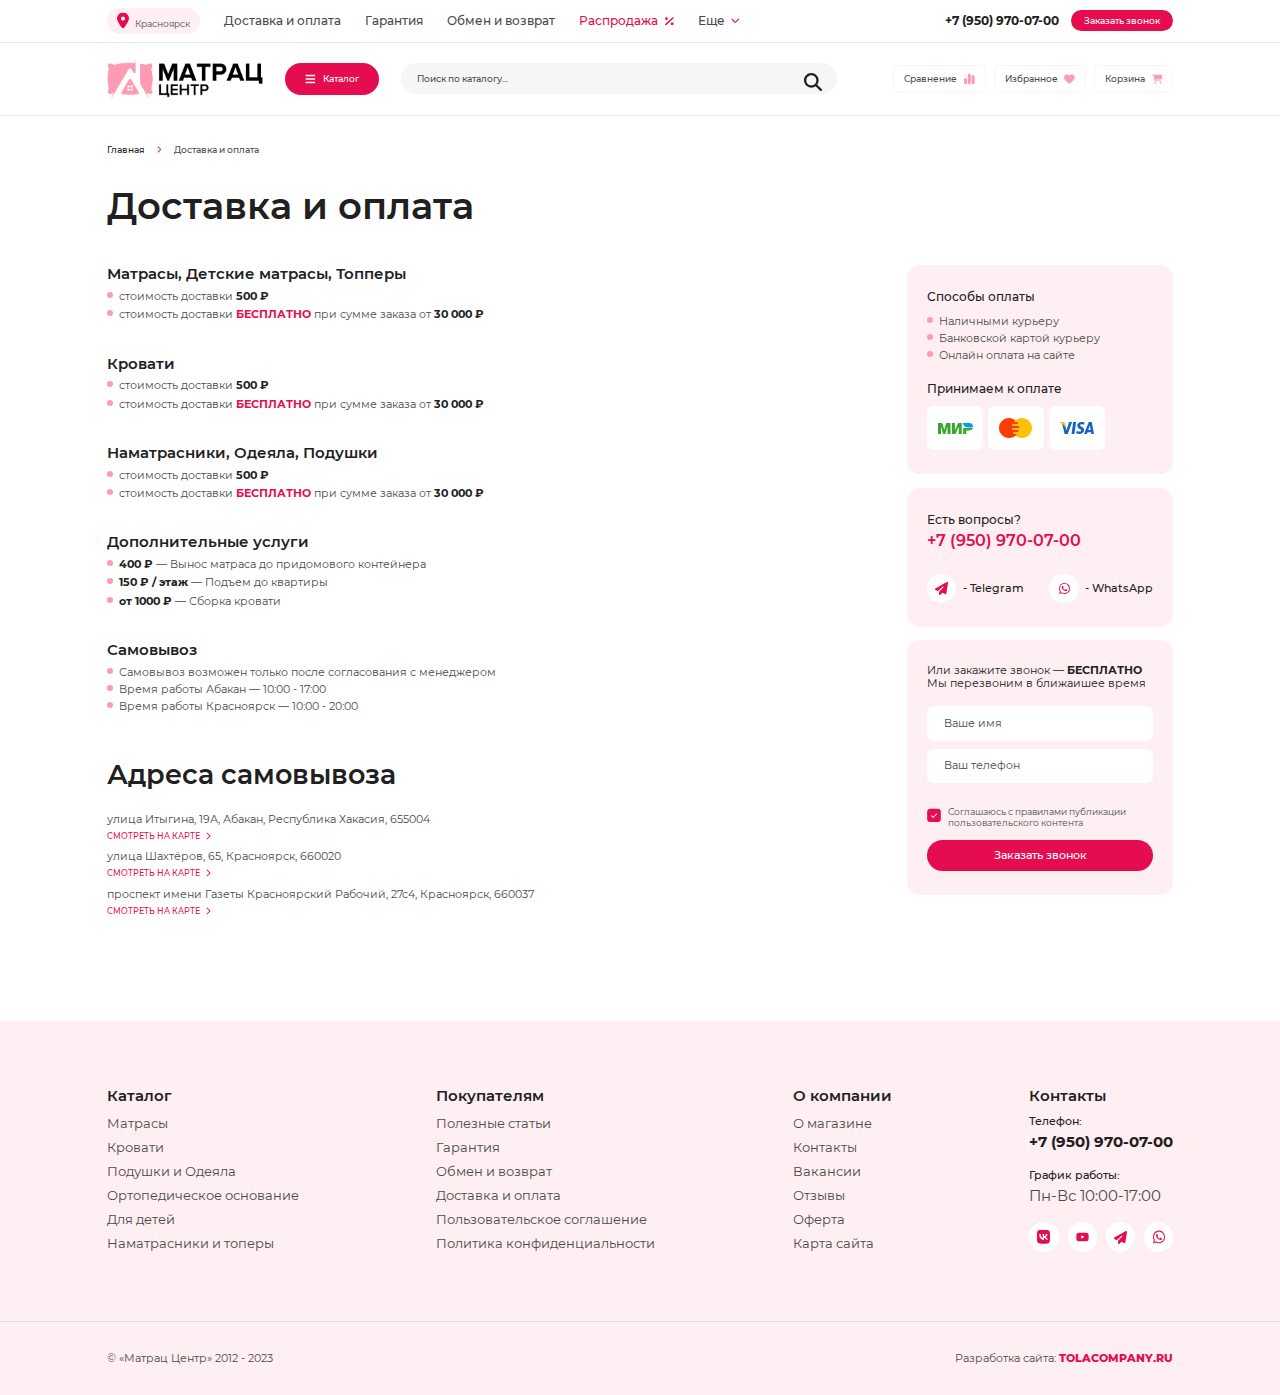
<file: delivery-payment.html>
<!DOCTYPE html>
<html lang="ru" class="page">

<head>
    <meta charset="UTF-8">
    <meta name="viewport" content="width=device-width, initial-scale=1.0">
    <title>Матрац Центр</title>
    <link href="assets/css/plugins/swiper-bundle.min.css" rel="stylesheet">
    <link rel="stylesheet" href="assets/css/style.css">

    <script defer src="assets/js/plugins/swiper-bundle.min.js"></script>

    <script defer src="assets/js/script.js"></script>

</head>

<body class="page__body">
    <div class="burger-menu__wrapper burger-menu__wrapper--none">
        <div class="burger-menu__content">


            <button class="btn-reset burger" id="close-menu">
                <svg xmlns="http://www.w3.org/2000/svg" width="10" height="10" viewBox="0 0 10 10" fill="none">
                    <path
                        d="M8.92189 2.11797C9.24741 1.77617 9.24741 1.22109 8.92189 0.879297C8.59636 0.5375 8.06772 0.5375 7.7422 0.879297L5.00001 3.76133L2.25522 0.882032C1.9297 0.540235 1.40105 0.540235 1.07553 0.882032C0.75001 1.22383 0.75001 1.77891 1.07553 2.1207L3.82032 5L1.07814 7.88203C0.752614 8.22383 0.752614 8.77891 1.07814 9.1207C1.40366 9.4625 1.9323 9.4625 2.25782 9.1207L5.00001 6.23867L7.7448 9.11797C8.07032 9.45977 8.59897 9.45977 8.92449 9.11797C9.25001 8.77617 9.25001 8.22109 8.92449 7.8793L6.1797 5L8.92189 2.11797Z"
                        fill="white" />
                </svg>
            </button>
            <div class="burger-menu__inner">
                <nav class="burger-menu__nav">
                    <ul class="list-reset burger-menu__list">
                        <li class="burger-menu__item"><a href="#" class="burger-menu__link">Доставка и оплата</a></li>
                        <li class="burger-menu__item"><a href="#" class="burger-menu__link">Гарантия</a></li>
                        <li class="burger-menu__item"><a href="#" class="burger-menu__link">Обмен и возврат</a></li>
                        <li class="burger-menu__item"><a href="#"
                                class="burger-menu__link header-top-menu__item--sales"><span>Распродажа</span>
                                <svg xmlns="http://www.w3.org/2000/svg" width="10" height="12" viewBox="0 0 10 12"
                                    fill="none">
                                    <g clip-path="url(#clip0_32_13)">
                                        <path
                                            d="M9.75521 2.77969C10.0807 2.48672 10.0807 2.01094 9.75521 1.71797C9.42969 1.425 8.90104 1.425 8.57552 1.71797L0.242188 9.21797C-0.0833334 9.51094 -0.0833334 9.98672 0.242188 10.2797C0.567708 10.5727 1.09635 10.5727 1.42188 10.2797L9.75521 2.77969ZM3.33333 3C3.33333 2.60217 3.15774 2.22064 2.84518 1.93934C2.53262 1.65803 2.10869 1.5 1.66667 1.5C1.22464 1.5 0.800716 1.65803 0.488155 1.93934C0.175595 2.22064 -4.77303e-09 2.60217 -4.77303e-09 3C-4.77303e-09 3.39782 0.175595 3.77936 0.488155 4.06066C0.800716 4.34196 1.22464 4.5 1.66667 4.5C2.10869 4.5 2.53262 4.34196 2.84518 4.06066C3.15774 3.77936 3.33333 3.39782 3.33333 3ZM10 9C10 8.60218 9.82441 8.22064 9.51185 7.93934C9.19929 7.65804 8.77536 7.5 8.33333 7.5C7.89131 7.5 7.46738 7.65804 7.15482 7.93934C6.84226 8.22064 6.66667 8.60218 6.66667 9C6.66667 9.39782 6.84226 9.77936 7.15482 10.0607C7.46738 10.342 7.89131 10.5 8.33333 10.5C8.77536 10.5 9.19929 10.342 9.51185 10.0607C9.82441 9.77936 10 9.39782 10 9Z"
                                            fill="#E50C4F" />
                                    </g>
                                    <defs>
                                        <clipPath id="clip0_32_13">
                                            <rect width="10" height="12" fill="white" />
                                        </clipPath>
                                    </defs>
                                </svg></a></li>
                        <li class="burger-menu__item"><a href="#" class="burger-menu__link">О компании</a></li>
                        <li class="burger-menu__item"><a href="#" class="burger-menu__link">Полезные статьи</a></li>
                        <li class="burger-menu__item"><a href="#" class="burger-menu__link">Вакансии</a></li>
                    </ul>
                </nav>
            </div>
        </div>
    </div>
    <header class="header">


        <div class="header__top">
            <div class="container">
                <div class="header-top__wrapper">
                    <div class="header-top__left">
                        <a class="header-top__location">
                            <svg xmlns="http://www.w3.org/2000/svg" width="12" height="17" viewBox="0 0 12 17"
                                fill="none">
                                <g clip-path="url(#clip0_41_23)">
                                    <path
                                        d="M6.74062 16.1C8.34375 14.0938 12 9.23125 12 6.5C12 3.1875 9.3125 0.5 6 0.5C2.6875 0.5 0 3.1875 0 6.5C0 9.23125 3.65625 14.0938 5.25938 16.1C5.64375 16.5781 6.35625 16.5781 6.74062 16.1ZM6 4.5C6.53043 4.5 7.03914 4.71071 7.41421 5.08579C7.78929 5.46086 8 5.96957 8 6.5C8 7.03043 7.78929 7.53914 7.41421 7.91421C7.03914 8.28929 6.53043 8.5 6 8.5C5.46957 8.5 4.96086 8.28929 4.58579 7.91421C4.21071 7.53914 4 7.03043 4 6.5C4 5.96957 4.21071 5.46086 4.58579 5.08579C4.96086 4.71071 5.46957 4.5 6 4.5Z"
                                        fill="#E50C4F" />
                                </g>
                                <defs>
                                    <clipPath id="clip0_41_23">
                                        <rect width="12" height="16" fill="white" transform="translate(0 0.5)" />
                                    </clipPath>
                                </defs>
                            </svg>
                            <span>Красноярск</span>
                        </a>
                        <nav class="header-top__nav">
                            <ul class="header-top__menu header-top__menu--desctop list-reset">
                                <li class="header-top-menu__item"><a class="header-top-menu__link" href="#">Доставка и
                                        оплата</a></li>
                                <li class="header-top-menu__item"><a class="header-top-menu__link" href="#">Гарантия</a>
                                </li>
                                <li class="header-top-menu__item"><a class="header-top-menu__link" href="#">Обмен и
                                        возврат</a></li>
                                <li class="header-top-menu__item header-top-menu__item--sales"><a
                                        class="header-top-menu__link" href="#"><span>Распродажа
                                            <svg xmlns="http://www.w3.org/2000/svg" width="10" height="12"
                                                viewBox="0 0 10 12" fill="none">
                                                <g clip-path="url(#clip0_32_13)">
                                                    <path
                                                        d="M9.75521 2.77969C10.0807 2.48672 10.0807 2.01094 9.75521 1.71797C9.42969 1.425 8.90104 1.425 8.57552 1.71797L0.242188 9.21797C-0.0833334 9.51094 -0.0833334 9.98672 0.242188 10.2797C0.567708 10.5727 1.09635 10.5727 1.42188 10.2797L9.75521 2.77969ZM3.33333 3C3.33333 2.60217 3.15774 2.22064 2.84518 1.93934C2.53262 1.65803 2.10869 1.5 1.66667 1.5C1.22464 1.5 0.800716 1.65803 0.488155 1.93934C0.175595 2.22064 -4.77303e-09 2.60217 -4.77303e-09 3C-4.77303e-09 3.39782 0.175595 3.77936 0.488155 4.06066C0.800716 4.34196 1.22464 4.5 1.66667 4.5C2.10869 4.5 2.53262 4.34196 2.84518 4.06066C3.15774 3.77936 3.33333 3.39782 3.33333 3ZM10 9C10 8.60218 9.82441 8.22064 9.51185 7.93934C9.19929 7.65804 8.77536 7.5 8.33333 7.5C7.89131 7.5 7.46738 7.65804 7.15482 7.93934C6.84226 8.22064 6.66667 8.60218 6.66667 9C6.66667 9.39782 6.84226 9.77936 7.15482 10.0607C7.46738 10.342 7.89131 10.5 8.33333 10.5C8.77536 10.5 9.19929 10.342 9.51185 10.0607C9.82441 9.77936 10 9.39782 10 9Z"
                                                        fill="#E50C4F" />
                                                </g>
                                                <defs>
                                                    <clipPath id="clip0_32_13">
                                                        <rect width="10" height="12" fill="white" />
                                                    </clipPath>
                                                </defs>
                                            </svg></span></a></li>
                                <li class="header-top-menu__item header-top-menu__item--dropdown">
                                    <a class="header-top-menu__link" href="#">Еще<svg xmlns="http://www.w3.org/2000/svg"
                                            width="13" height="13" viewBox="0 0 13 13" fill="none">
                                            <path
                                                d="M5.92612 10.3238C6.24351 10.6412 6.75894 10.6412 7.07632 10.3238L11.9513 5.44883C12.2687 5.13145 12.2687 4.61602 11.9513 4.29863C11.6339 3.98125 11.1185 3.98125 10.8011 4.29863L6.49995 8.59981L2.19878 4.30117C1.8814 3.98379 1.36597 3.98379 1.04858 4.30117C0.731201 4.61856 0.731201 5.13399 1.04858 5.45137L5.92358 10.3264L5.92612 10.3238Z"
                                                fill="#E50C4F" />
                                        </svg></a>
                                    <div class="header-top-menu__dropdown">
                                        <ul class="header-top-menu-dropdown__list list-reset">
                                            <li class="header-top-menu-dropdown__item"><a
                                                    class="header-top-menu-dropdown__link" href="#">О компании</a></li>
                                            <li class="header-top-menu-dropdown__item"><a
                                                    class="header-top-menu-dropdown__link" href="#">Полезные статьи</a>
                                            </li>
                                            <li class="header-top-menu-dropdown__item"><a
                                                    class="header-top-menu-dropdown__link" href="#">Вакансии</a></li>
                                        </ul>
                                    </div>
                                </li>
                            </ul>
                        </nav>
                    </div>
                    <div class="header-top__contacts">
                        <a class="header-top__phone" href="tel:+79509700700">+7 (950) 970-07-00</a>
                        <button class="header-top__btn btn-reset main-btn main-btn__small">Заказать звонок</button>
                    </div>
                </div>

            </div>
        </div>

        <div class="header__bottom">
            <div class="container">
                <div class="header-bottom__wrapper">
                    <img class="header__logo" src="assets/img/base/header-logo.png" alt="Матрац Центр"
                        title="Матрац Центр">
                    <button class="header__catalog header__catalog--desctop btn-reset main-btn"><svg
                            xmlns="http://www.w3.org/2000/svg" width="14" height="17" viewBox="0 0 14 17" fill="none">
                            <path
                                d="M0 3.5C0 2.94687 0.446875 2.5 1 2.5H13C13.5531 2.5 14 2.94687 14 3.5C14 4.05313 13.5531 4.5 13 4.5H1C0.446875 4.5 0 4.05313 0 3.5ZM0 8.5C0 7.94688 0.446875 7.5 1 7.5H13C13.5531 7.5 14 7.94688 14 8.5C14 9.05312 13.5531 9.5 13 9.5H1C0.446875 9.5 0 9.05312 0 8.5ZM14 13.5C14 14.0531 13.5531 14.5 13 14.5H1C0.446875 14.5 0 14.0531 0 13.5C0 12.9469 0.446875 12.5 1 12.5H13C13.5531 12.5 14 12.9469 14 13.5Z"
                                fill="white" />
                        </svg>Каталог</button>
                    <div class="header-search__wrapper">
                        <input type="text" class="header__search input-reset" placeholder="Поиск по каталогу...">
                        <button class="btn-reset">
                            <svg xmlns="http://www.w3.org/2000/svg" width="18" height="18" viewBox="0 0 18 18"
                                fill="none">
                                <g clip-path="url(#clip0_32_29)">
                                    <path
                                        d="M14.625 7.3125C14.625 8.92617 14.1012 10.4168 13.2188 11.6262L17.6695 16.0805C18.109 16.5199 18.109 17.2336 17.6695 17.673C17.2301 18.1125 16.5164 18.1125 16.077 17.673L11.6262 13.2188C10.4168 14.1047 8.92617 14.625 7.3125 14.625C3.27305 14.625 0 11.352 0 7.3125C0 3.27305 3.27305 0 7.3125 0C11.352 0 14.625 3.27305 14.625 7.3125ZM7.3125 12.375C7.97732 12.375 8.63562 12.2441 9.24984 11.9896C9.86405 11.7352 10.4221 11.3623 10.8922 10.8922C11.3623 10.4221 11.7352 9.86405 11.9896 9.24984C12.2441 8.63562 12.375 7.97732 12.375 7.3125C12.375 6.64768 12.2441 5.98938 11.9896 5.37516C11.7352 4.76095 11.3623 4.20287 10.8922 3.73277C10.4221 3.26268 9.86405 2.88977 9.24984 2.63536C8.63562 2.38095 7.97732 2.25 7.3125 2.25C6.64768 2.25 5.98938 2.38095 5.37516 2.63536C4.76095 2.88977 4.20287 3.26268 3.73277 3.73277C3.26268 4.20287 2.88977 4.76095 2.63536 5.37516C2.38095 5.98938 2.25 6.64768 2.25 7.3125C2.25 7.97732 2.38095 8.63562 2.63536 9.24984C2.88977 9.86405 3.26268 10.4221 3.73277 10.8922C4.20287 11.3623 4.76095 11.7352 5.37516 11.9896C5.98938 12.2441 6.64768 12.375 7.3125 12.375Z"
                                        fill="#202020" />
                                </g>
                                <defs>
                                    <clipPath id="clip0_32_29">
                                        <rect width="18" height="18" fill="white" />
                                    </clipPath>
                                </defs>
                            </svg>
                        </button>

                    </div>
                    <button class="burger btn-reset" id="burger">
                        <svg xmlns="http://www.w3.org/2000/svg" width="12" height="14" viewBox="0 0 12 14" fill="none">
                            <path
                                d="M0 2.625C0 2.14102 0.383036 1.75 0.857143 1.75H11.1429C11.617 1.75 12 2.14102 12 2.625C12 3.10898 11.617 3.5 11.1429 3.5H0.857143C0.383036 3.5 0 3.10898 0 2.625ZM0 7C0 6.51602 0.383036 6.125 0.857143 6.125H11.1429C11.617 6.125 12 6.51602 12 7C12 7.48398 11.617 7.875 11.1429 7.875H0.857143C0.383036 7.875 0 7.48398 0 7ZM12 11.375C12 11.859 11.617 12.25 11.1429 12.25H0.857143C0.383036 12.25 0 11.859 0 11.375C0 10.891 0.383036 10.5 0.857143 10.5H11.1429C11.617 10.5 12 10.891 12 11.375Z"
                                fill="white" />
                        </svg>
                    </button>
                    <ul class="header-bottom__list header-bottom__list--desctop list-reset">
                        <li class="header-bottom__item"><a href="#" class="header-bottom__link">Сравнение <svg
                                    xmlns="http://www.w3.org/2000/svg" width="18" height="20" viewBox="0 0 18 20"
                                    fill="none">
                                    <path
                                        d="M6.42857 3.125C6.42857 2.08984 7.29241 1.25 8.35714 1.25H9.64286C10.7076 1.25 11.5714 2.08984 11.5714 3.125V16.875C11.5714 17.9102 10.7076 18.75 9.64286 18.75H8.35714C7.29241 18.75 6.42857 17.9102 6.42857 16.875V3.125ZM0 10.625C0 9.58984 0.863839 8.75 1.92857 8.75H3.21429C4.27902 8.75 5.14286 9.58984 5.14286 10.625V16.875C5.14286 17.9102 4.27902 18.75 3.21429 18.75H1.92857C0.863839 18.75 0 17.9102 0 16.875V10.625ZM14.7857 3.75H16.0714C17.1362 3.75 18 4.58984 18 5.625V16.875C18 17.9102 17.1362 18.75 16.0714 18.75H14.7857C13.721 18.75 12.8571 17.9102 12.8571 16.875V5.625C12.8571 4.58984 13.721 3.75 14.7857 3.75Z"
                                        fill="#FC9BB3" />
                                </svg></a> </li>
                        <li class="header-bottom__item"><a href="#" class="header-bottom__link">Избранное <svg
                                    xmlns="http://www.w3.org/2000/svg" width="20" height="20" viewBox="0 0 20 20"
                                    fill="none">
                                    <path
                                        d="M1.85938 11.7344L8.91797 18.3242C9.21094 18.5977 9.59766 18.75 10 18.75C10.4023 18.75 10.7891 18.5977 11.082 18.3242L18.1406 11.7344C19.3281 10.6289 20 9.07813 20 7.45703V7.23047C20 4.5 18.0273 2.17188 15.3359 1.72266C13.5547 1.42578 11.7422 2.00782 10.4688 3.28125L10 3.75L9.53125 3.28125C8.25781 2.00782 6.44531 1.42578 4.66406 1.72266C1.97266 2.17188 0 4.5 0 7.23047V7.45703C0 9.07813 0.671875 10.6289 1.85938 11.7344Z"
                                        fill="#FC9BB3" />
                                </svg></a> </li>
                        <li class="header-bottom__item"><a href="#" class="header-bottom__link">Корзина <svg
                                    xmlns="http://www.w3.org/2000/svg" width="18" height="16" viewBox="0 0 18 16"
                                    fill="none">
                                    <g clip-path="url(#clip0_32_42)">
                                        <path
                                            d="M0 0.75C0 0.334375 0.334375 0 0.75 0H2.17188C2.85938 0 3.46875 0.4 3.75312 1H16.5969C17.4187 1 18.0188 1.78125 17.8031 2.575L16.5219 7.33437C16.2563 8.31563 15.3656 9 14.35 9H5.33437L5.50313 9.89062C5.57188 10.2437 5.88125 10.5 6.24062 10.5H15.25C15.6656 10.5 16 10.8344 16 11.25C16 11.6656 15.6656 12 15.25 12H6.24062C5.15938 12 4.23125 11.2312 4.03125 10.1719L2.41875 1.70312C2.39688 1.58438 2.29375 1.5 2.17188 1.5H0.75C0.334375 1.5 0 1.16562 0 0.75ZM4 14.5C4 14.303 4.0388 14.108 4.11418 13.926C4.18956 13.744 4.30005 13.5786 4.43934 13.4393C4.57863 13.3001 4.74399 13.1896 4.92597 13.1142C5.10796 13.0388 5.30302 13 5.5 13C5.69698 13 5.89204 13.0388 6.07403 13.1142C6.25601 13.1896 6.42137 13.3001 6.56066 13.4393C6.69995 13.5786 6.81044 13.744 6.88582 13.926C6.9612 14.108 7 14.303 7 14.5C7 14.697 6.9612 14.892 6.88582 15.074C6.81044 15.256 6.69995 15.4214 6.56066 15.5607C6.42137 15.6999 6.25601 15.8104 6.07403 15.8858C5.89204 15.9612 5.69698 16 5.5 16C5.30302 16 5.10796 15.9612 4.92597 15.8858C4.74399 15.8104 4.57863 15.6999 4.43934 15.5607C4.30005 15.4214 4.18956 15.256 4.11418 15.074C4.0388 14.892 4 14.697 4 14.5ZM14.5 13C14.8978 13 15.2794 13.158 15.5607 13.4393C15.842 13.7206 16 14.1022 16 14.5C16 14.8978 15.842 15.2794 15.5607 15.5607C15.2794 15.842 14.8978 16 14.5 16C14.1022 16 13.7206 15.842 13.4393 15.5607C13.158 15.2794 13 14.8978 13 14.5C13 14.1022 13.158 13.7206 13.4393 13.4393C13.7206 13.158 14.1022 13 14.5 13Z"
                                            fill="#FC9BB3" />
                                    </g>
                                    <defs>
                                        <clipPath id="clip0_32_42">
                                            <rect width="18" height="16" fill="white" />
                                        </clipPath>
                                    </defs>
                                </svg></a> </li>
                    </ul>
                </div>

            </div>
        </div>
        <div class="header__panel">
            <div class="container">
                <nav class="header-panel__nav">
                    <ul class="header-panel__list list-reset">
                        <li class="header-panel__item"><a class="header-panel__link header-panel__link--pink" href="">
                                <svg xmlns="http://www.w3.org/2000/svg" width="15" height="16" viewBox="0 0 15 16" fill="none">
                                    <g clip-path="url(#clip0_121_696)">
                                        <path
                                            d="M0.5 3C0.5 2.44687 0.946875 2 1.5 2H13.5C14.0531 2 14.5 2.44687 14.5 3C14.5 3.55313 14.0531 4 13.5 4H1.5C0.946875 4 0.5 3.55313 0.5 3ZM0.5 8C0.5 7.44688 0.946875 7 1.5 7H13.5C14.0531 7 14.5 7.44688 14.5 8C14.5 8.55312 14.0531 9 13.5 9H1.5C0.946875 9 0.5 8.55312 0.5 8ZM14.5 13C14.5 13.5531 14.0531 14 13.5 14H1.5C0.946875 14 0.5 13.5531 0.5 13C0.5 12.4469 0.946875 12 1.5 12H13.5C14.0531 12 14.5 12.4469 14.5 13Z"
                                            fill="white" />
                                    </g>
                                    <defs>
                                        <clipPath id="clip0_121_696">
                                            <rect width="14" height="16" fill="white" transform="translate(0.5)" />
                                        </clipPath>
                                    </defs>
                                </svg>
                                <span>Каталог</span></a></li>
                        <li class="header-panel__item"><a class="header-panel__link" href=""><svg
                                    xmlns="http://www.w3.org/2000/svg" width="18" height="20" viewBox="0 0 18 20" fill="none">
                                    <path
                                        d="M6.42857 3.125C6.42857 2.08984 7.29241 1.25 8.35714 1.25H9.64286C10.7076 1.25 11.5714 2.08984 11.5714 3.125V16.875C11.5714 17.9102 10.7076 18.75 9.64286 18.75H8.35714C7.29241 18.75 6.42857 17.9102 6.42857 16.875V3.125ZM0 10.625C0 9.58984 0.863839 8.75 1.92857 8.75H3.21429C4.27902 8.75 5.14286 9.58984 5.14286 10.625V16.875C5.14286 17.9102 4.27902 18.75 3.21429 18.75H1.92857C0.863839 18.75 0 17.9102 0 16.875V10.625ZM14.7857 3.75H16.0714C17.1362 3.75 18 4.58984 18 5.625V16.875C18 17.9102 17.1362 18.75 16.0714 18.75H14.7857C13.721 18.75 12.8571 17.9102 12.8571 16.875V5.625C12.8571 4.58984 13.721 3.75 14.7857 3.75Z"
                                        fill="#FC9BB3" />
                                </svg> <span>Сравнение</span></a></li>
                        <li class="header-panel__item"><a class="header-panel__link" href="">
                                <svg xmlns="http://www.w3.org/2000/svg" width="20" height="20" viewBox="0 0 20 20" fill="none">
                                    <path
                                        d="M1.85938 11.7344L8.91797 18.3242C9.21094 18.5977 9.59766 18.75 10 18.75C10.4023 18.75 10.7891 18.5977 11.082 18.3242L18.1406 11.7344C19.3281 10.6289 20 9.07813 20 7.45703V7.23047C20 4.5 18.0273 2.17188 15.3359 1.72266C13.5547 1.42578 11.7422 2.00782 10.4688 3.28125L10 3.75L9.53125 3.28125C8.25781 2.00782 6.44531 1.42578 4.66406 1.72266C1.97266 2.17188 0 4.5 0 7.23047V7.45703C0 9.07813 0.671875 10.6289 1.85938 11.7344Z"
                                        fill="#FC9BB3" />
                                </svg>
                                <span>Избранное</a></span></li>
                        <li class="header-panel__item"><a class="header-panel__link" href="">
                                <svg xmlns="http://www.w3.org/2000/svg" width="18" height="16" viewBox="0 0 18 16" fill="none">
                                    <g clip-path="url(#clip0_32_42)">
                                        <path
                                            d="M0 0.75C0 0.334375 0.334375 0 0.75 0H2.17188C2.85938 0 3.46875 0.4 3.75312 1H16.5969C17.4187 1 18.0188 1.78125 17.8031 2.575L16.5219 7.33437C16.2563 8.31563 15.3656 9 14.35 9H5.33437L5.50313 9.89062C5.57188 10.2437 5.88125 10.5 6.24062 10.5H15.25C15.6656 10.5 16 10.8344 16 11.25C16 11.6656 15.6656 12 15.25 12H6.24062C5.15938 12 4.23125 11.2312 4.03125 10.1719L2.41875 1.70312C2.39688 1.58438 2.29375 1.5 2.17188 1.5H0.75C0.334375 1.5 0 1.16562 0 0.75ZM4 14.5C4 14.303 4.0388 14.108 4.11418 13.926C4.18956 13.744 4.30005 13.5786 4.43934 13.4393C4.57863 13.3001 4.74399 13.1896 4.92597 13.1142C5.10796 13.0388 5.30302 13 5.5 13C5.69698 13 5.89204 13.0388 6.07403 13.1142C6.25601 13.1896 6.42137 13.3001 6.56066 13.4393C6.69995 13.5786 6.81044 13.744 6.88582 13.926C6.9612 14.108 7 14.303 7 14.5C7 14.697 6.9612 14.892 6.88582 15.074C6.81044 15.256 6.69995 15.4214 6.56066 15.5607C6.42137 15.6999 6.25601 15.8104 6.07403 15.8858C5.89204 15.9612 5.69698 16 5.5 16C5.30302 16 5.10796 15.9612 4.92597 15.8858C4.74399 15.8104 4.57863 15.6999 4.43934 15.5607C4.30005 15.4214 4.18956 15.256 4.11418 15.074C4.0388 14.892 4 14.697 4 14.5ZM14.5 13C14.8978 13 15.2794 13.158 15.5607 13.4393C15.842 13.7206 16 14.1022 16 14.5C16 14.8978 15.842 15.2794 15.5607 15.5607C15.2794 15.842 14.8978 16 14.5 16C14.1022 16 13.7206 15.842 13.4393 15.5607C13.158 15.2794 13 14.8978 13 14.5C13 14.1022 13.158 13.7206 13.4393 13.4393C13.7206 13.158 14.1022 13 14.5 13Z"
                                            fill="#FC9BB3" />
                                    </g>
                                    <defs>
                                        <clipPath id="clip0_32_42">
                                            <rect width="18" height="16" fill="white" />
                                        </clipPath>
                                    </defs>
                                </svg>
                                <span>Корзина</span></a></li>
                    </ul>
                </nav>
            </div>
        </div>

    </header>
    <main class="main">
        <div class="breadcrumbs">
            <div class="container">
                <ul class="breadcrumbs__list list-reset" itemscope itemtype="https://schema.org/BreadcrumbList">
                    <li class="breadcrumbs__item" itemprop="itemListElement" itemscope
                        itemtype="https://schema.org/ListItem">
                        <a class="breadcrumbs__link" href="/" title="Главная" itemprop="item">
                            <span itemprop="name">Главная</span>
                            <meta itemprop="position" content="0">
                        </a>
                    </li>
                    <li class="breadcrumbs__item" itemprop="itemListElement" itemscope
                        itemtype="https://schema.org/ListItem">
                        <p class="breadcrumbs__link breadcrumbs__last" title="Доставка и оплата" itemprop="item">
                            <span itemprop="name">Доставка и оплата</span>
                            <meta itemprop="position" content="1">
                        </p>
                    </li>
                </ul>
            </div>
        </div>
        <section class="delivery-payment">
            <div class="container">
                <h1 class="h1-title title contacts-main__title">Доставка и оплата</h1>
                <div class="delivery-payment__wrapper">
                    <div class="delivery-payment__inner">
                            <ul class="list-reset delivery__variations">
                                <li class="delivery-variations__item">
                                    <h4 class="delivery-variations__title">Матрасы, Детские матрасы, Топперы</h4>
                                    <div class="delivery-variations__text">
                                        <ul class="custom-list list-reset">
                                            <li>стоимость доставки <strong>500 ₽</strong></li>
                                            <li>стоимость доставки <span>БЕСПЛАТНО</span> при сумме заказа от <strong>30 000 ₽</strong></li>
                                        </ul>
                                    </div>
                                </li>
                                <li class="delivery-variations__item">
                                    <h4 class="delivery-variations__title">Кровати</h4>
                                    <div class="delivery-variations__text">
                                        <ul class="custom-list list-reset">
                                            <li>стоимость доставки <strong>500 ₽</strong></li>
                                            <li>стоимость доставки <span>БЕСПЛАТНО</span> при сумме заказа от <strong>30 000 ₽</strong></li>
                                        </ul>
                                    </div>
                                </li>
                                <li class="delivery-variations__item">
                                    <h4 class="delivery-variations__title">Наматрасники, Одеяла, Подушки</h4>
                                    <div class="delivery-variations__text">
                                        <ul class="custom-list list-reset">
                                            <li>стоимость доставки <strong>500 ₽</strong></li>
                                            <li>стоимость доставки <span>БЕСПЛАТНО</span> при сумме заказа от <strong>30 000 ₽</strong></li>
                                        </ul>
                                    </div>
                                </li>
                                <li class="delivery-variations__item">
                                    <h4 class="delivery-variations__title">Дополнительные услуги</h4>
                                    <div class="delivery-variations__text">
                                        <ul class="custom-list list-reset">
                                            <li><strong>400 ₽</strong> — Вынос матраса до придомового контейнера
                                            </li>
                                            <li><strong>150 ₽ / этаж</strong> — Подъем до квартиры</li>
                                            <li><strong>от 1000 ₽</strong> — Сборка кровати</li>
                                        </ul>
                                    </div>
                                </li>
                            </ul>
                            <div class="delivery__left">
                        
                                <h3 class="delivery__subtitle">Самовывоз</h3>
                                <ul class="list-reset custom-list delivery__list">
                                    <li>Самовывоз возможен только после согласования с менеджером</li>
                                    <li>Время работы Абакан — 10:00 - 17:00</li>
                                    <li>Время работы Красноярск — 10:00 - 20:00</li>
                                </ul>
                                <h4 class="delivery__subtext">Адреса самовывоза</h4>
                                <ul class="list-reset delivery__points">
                                    <li class="delivery__point">улица Итыгина, 19А, Абакан, Республика Хакасия,
                                        655004
                                        <a href="#" class="delivery-point__link">Смотреть на карте <svg xmlns="http://www.w3.org/2000/svg"
                                                width="13" height="13" viewBox="0 0 13 13" fill="none">
                                                <g clip-path="url(#clip0_270_79)">
                                                    <path
                                                        d="M10.3238 7.07388C10.6412 6.75649 10.6412 6.24106 10.3238 5.92368L5.44884 1.04868C5.13146 0.731298 4.61603 0.731298 4.29864 1.04868C3.98126 1.36606 3.98126 1.88149 4.29864 2.19888L8.59982 6.50005L4.30118 10.8012C3.9838 11.1186 3.9838 11.634 4.30118 11.9514C4.61857 12.2688 5.134 12.2688 5.45138 11.9514L10.3264 7.07642L10.3238 7.07388Z"
                                                        fill="#E50C4F" />
                                                </g>
                                                <defs>
                                                    <clipPath id="clip0_270_79">
                                                        <rect width="13" height="13" fill="white" transform="translate(0 13) rotate(-90)" />
                                                    </clipPath>
                                                </defs>
                                            </svg></a>
                                    </li>
                                    <li class="delivery__point">улица Шахтёров, 65, Красноярск, 660020
                                        <a href="#" class="delivery-point__link">Смотреть на карте <svg xmlns="http://www.w3.org/2000/svg"
                                                width="13" height="13" viewBox="0 0 13 13" fill="none">
                                                <g clip-path="url(#clip0_270_79)">
                                                    <path
                                                        d="M10.3238 7.07388C10.6412 6.75649 10.6412 6.24106 10.3238 5.92368L5.44884 1.04868C5.13146 0.731298 4.61603 0.731298 4.29864 1.04868C3.98126 1.36606 3.98126 1.88149 4.29864 2.19888L8.59982 6.50005L4.30118 10.8012C3.9838 11.1186 3.9838 11.634 4.30118 11.9514C4.61857 12.2688 5.134 12.2688 5.45138 11.9514L10.3264 7.07642L10.3238 7.07388Z"
                                                        fill="#E50C4F" />
                                                </g>
                                                <defs>
                                                    <clipPath id="clip0_270_79">
                                                        <rect width="13" height="13" fill="white" transform="translate(0 13) rotate(-90)" />
                                                    </clipPath>
                                                </defs>
                                            </svg></a>
                                    </li>
                                    <li class="delivery__point">проспект имени Газеты Красноярский Рабочий,
                                        27с4,
                                        Красноярск,
                                        660037
                                        <a href="#" class="delivery-point__link">Смотреть на карте <svg xmlns="http://www.w3.org/2000/svg"
                                                width="13" height="13" viewBox="0 0 13 13" fill="none">
                                                <g clip-path="url(#clip0_270_79)">
                                                    <path
                                                        d="M10.3238 7.07388C10.6412 6.75649 10.6412 6.24106 10.3238 5.92368L5.44884 1.04868C5.13146 0.731298 4.61603 0.731298 4.29864 1.04868C3.98126 1.36606 3.98126 1.88149 4.29864 2.19888L8.59982 6.50005L4.30118 10.8012C3.9838 11.1186 3.9838 11.634 4.30118 11.9514C4.61857 12.2688 5.134 12.2688 5.45138 11.9514L10.3264 7.07642L10.3238 7.07388Z"
                                                        fill="#E50C4F" />
                                                </g>
                                                <defs>
                                                    <clipPath id="clip0_270_79">
                                                        <rect width="13" height="13" fill="white" transform="translate(0 13) rotate(-90)" />
                                                    </clipPath>
                                                </defs>
                                            </svg></a>
                                    </li>
                                </ul>
                            </div>
                    </div>
                    <aside class="delivery-payment__aside aside-main">
                        <div class="product-main-content__aside">
                            <div class="aside-block">
                            <h5 class="product-main-pay__title">Способы оплаты</h5>
                            <ul class="custom-list list-reset product-main-content-aside__list">
                                <li>Наличными курьеру</li>
                                <li>Банковской картой курьеру</li>
                                <li>Онлайн оплата на сайте</li>
                            </ul>
                            </div>
                            <div class="aside-block">

                            <h5 class="product-main-pay__title">Принимаем к оплате</h5>
                            <ul class="list-reset product-main-payment__list">
                                <li class="list-reset product-main-payment__item">
                                    <svg width="48" height="36" viewBox="0 0 48 36" fill="none" xmlns="http://www.w3.org/2000/svg">
                                        <rect width="48" height="36" rx="10" fill="white" />
                                        <path
                                            d="M45 27.5333C45 29.4478 43.209 31 41 31H7C4.791 31 3 29.4478 3 27.5333V8.46667C3 6.5522 4.791 5 7 5H41C43.209 5 45 6.5522 45 8.46667V27.5333Z"
                                            fill="white" />
                                        <g clip-path="url(#clip0_83_638)">
                                            <path fill-rule="evenodd" clip-rule="evenodd"
                                                d="M32.2441 17.9695V23.9999H35.2614V20.4263H38.6809C40.1201 20.4145 41.3427 19.3937 41.8037 17.9695H32.2441Z"
                                                fill="#37A72E" />
                                            <path fill-rule="evenodd" clip-rule="evenodd"
                                                d="M31.8418 13C32.0175 15.4649 34.1177 17.4112 36.6826 17.4112C36.691 17.4112 41.929 17.4112 41.929 17.4112C41.9677 17.1851 41.9879 16.9518 41.9879 16.7132C41.9879 14.6713 40.5043 13.0151 38.669 13.0001L31.8418 13Z"
                                                fill="url(#paint0_linear_83_638)" />
                                            <path fill-rule="evenodd" clip-rule="evenodd"
                                                d="M27.3765 17.3525L27.3789 17.3469L27.3792 17.347C27.4101 17.2853 27.4694 17.2437 27.5374 17.2437C27.6357 17.2437 27.7157 17.3306 27.7184 17.4391L27.7185 17.4391V23.9442H30.7357V13H27.7185C27.3359 13.0141 26.9036 13.3259 26.7429 13.7086L24.3417 19.4262C24.3358 19.4496 24.3265 19.4714 24.3145 19.491L24.3137 19.4929L24.3134 19.4928C24.2771 19.5508 24.2166 19.5888 24.1481 19.5888C24.037 19.5888 23.9469 19.4888 23.9469 19.3655V13H20.9297V23.9442H23.9469V23.9429C24.3254 23.921 24.7475 23.6127 24.9059 23.2356L27.3703 17.3673C27.3722 17.3622 27.3743 17.3573 27.3765 17.3525Z"
                                                fill="#37A72E" />
                                            <path fill-rule="evenodd" clip-rule="evenodd"
                                                d="M16.1097 17.5396L14.3463 23.9442H12.1757L10.4112 17.5357C10.3942 17.4331 10.3132 17.3553 10.2159 17.3553C10.1062 17.3553 10.0172 17.4541 10.0172 17.5759C10.0172 17.5768 10.0172 17.5777 10.0173 17.5787L10.0172 23.9442H7V13H9.5898H10.3611C10.9163 13 11.4981 13.4784 11.6603 14.0676L13.1287 19.4007C13.2018 19.666 13.3203 19.6658 13.3933 19.4007L14.8617 14.0676C15.0241 13.478 15.6057 13 16.1609 13L16.932 13H19.5216V23.9442H16.5043V17.5787C16.5043 17.5777 16.5043 17.5768 16.5043 17.5759C16.5043 17.4541 16.4154 17.3553 16.3057 17.3553C16.2071 17.3553 16.1253 17.435 16.1097 17.5396Z"
                                                fill="#37A72E" />
                                        </g>
                                        <defs>
                                            <linearGradient id="paint0_linear_83_638" x1="31.8418" y1="233.558" x2="1046.46" y2="233.558"
                                                gradientUnits="userSpaceOnUse">
                                                <stop stop-color="#00A0E5" />
                                                <stop offset="1" stop-color="#0077C3" />
                                            </linearGradient>
                                            <clipPath id="clip0_83_638">
                                                <rect width="35" height="11" fill="white" transform="translate(7 13)" />
                                            </clipPath>
                                        </defs>
                                    </svg>
                                </li>
                                <li class="list-reset product-main-payment__item"><svg xmlns="http://www.w3.org/2000/svg" width="48" height="36"
                                        viewBox="0 0 48 36" fill="none">
                                        <rect width="48" height="36" rx="10" fill="white" />
                                        <path
                                            d="M30 8C27.3478 8 24.8043 9.05357 22.9289 10.9289C21.0536 12.8043 20 15.3478 20 18C20 20.6522 21.0536 23.1957 22.9289 25.0711C24.8043 26.9464 27.3478 28 30 28C32.6522 28 35.1957 26.9464 37.0711 25.0711C38.9464 23.1957 40 20.6522 40 18C40 15.3478 38.9464 12.8043 37.0711 10.9289C35.1957 9.05357 32.6522 8 30 8Z"
                                            fill="#FFC107" />
                                        <path
                                            d="M22.014 24C21.55 23.383 21.151 22.716 20.838 22H26.163C26.441 21.364 26.659 20.696 26.8 20H20.202C20.07 19.354 20 18.686 20 18H27C27 17.314 26.93 16.646 26.799 16H20.201C20.343 15.304 20.56 14.636 20.838 14H26.163C25.85 13.284 25.452 12.617 24.987 12H22.014C22.451 11.42 22.944 10.878 23.495 10.405C21.747 8.909 19.481 8 17 8C11.477 8 7 12.477 7 18C7 23.523 11.477 28 17 28C20.269 28 23.162 26.425 24.986 24H22.014Z"
                                            fill="#FF3D00" />
                                    </svg></li>
                                <li class="list-reset product-main-payment__item">
                                    <svg xmlns="http://www.w3.org/2000/svg" width="48" height="36" viewBox="0 0 48 36" fill="none">
                                        <rect width="48" height="36" rx="10" fill="white" />
                                        <path
                                            d="M16.0367 12.0011L13.4194 20.5443C13.4194 20.5443 12.7546 16.9305 12.6888 16.4767C11.1987 12.7559 9 12.9632 9 12.9632L11.5914 24V23.9978H14.742L19.0985 12.0011H16.0367ZM18.5314 24H21.3929L23.1232 12.0011H20.2258L18.5314 24ZM38.7833 12.0011H35.7723L31.0779 24H33.9205L34.5065 22.2863H38.0906L38.3956 24H41L38.7833 12.0011ZM35.2999 19.9945L36.8577 15.46L37.673 19.9945H35.2999ZM27.1828 15.4982C27.1828 14.8372 27.6791 14.3452 29.1024 14.3452C30.0273 14.3452 31.0868 15.0804 31.0868 15.0804L31.5513 12.5618C31.5513 12.5618 30.1978 12 28.8692 12C25.8602 12 24.3083 13.5751 24.3083 15.5691C24.3083 19.1753 28.2742 18.6812 28.2742 20.5334C28.2742 20.8508 28.0439 21.5849 26.3924 21.5849C24.7359 21.5849 23.6425 20.9206 23.6425 20.9206L23.1491 23.3379C23.1491 23.3379 24.2086 23.9989 26.2558 23.9989C28.308 23.9989 31.1546 22.3191 31.1546 19.9062C31.1546 17.0035 27.1828 16.7941 27.1828 15.4982Z"
                                            fill="#1565C0" />
                                        <path
                                            d="M13 19L12.0311 13.2468C12.0311 13.2468 11.5928 12 10.4534 12C9.31394 12 6 12 6 12C6 12 11.678 14.026 13 19Z"
                                            fill="#FFC107" />
                                    </svg>
                                </li>
                            </ul>
                            </div>
                        </div>
                        <div class="contacts-aside__contacts delivery-payment-aside__contacts">
                            <h6 class="aside__title">Есть вопросы?</h6>
                            <div class="aside__flex">
                                <a href="+79509700700" class="contacts-aside__tel">+7 (950) 970-07-00</a>
                                <ul class="list-reset contacts-aside__socials">
                                    <li class="contacts-aside-socials__item"><a href="" class="contacts-aside-socials__link">
                                            <div class="contacts-socials__icon">
                                                <div class="footer-socials__icon footer-socials__icon--tg"></div>
                                            </div><span class="contacts-aside-socials__text">- Telegram</span>
                        
                                        </a></li>
                                    <li class="contacts-aside-socials__item"><a href="" class="contacts-aside-socials__link">
                                            <div class="contacts-socials__icon">
                                                <div class="footer-socials__icon footer-socials__icon--whatsapp"></div>
                                            </div><span class="contacts-aside-socials__text">- WhatsApp</span>
                                        </a></li>
                                </ul>
                            </div>
                        
                        </div>
                        <div class="aside__form">
                            <p class="aside-form__description">Или закажите звонок — <strong>БЕСПЛАТНО</strong> <br>Мы перезвоним в ближаишее время</p>
                            <form class="form-box__form" action="#">
                                <input class="form__input input-reset" required type="text" placeholder="Ваше имя">
                                <input class="form__input input-reset" required type="tel" name="" placeholder="Ваш телефон">
                                <div class="form__submit">
                                    <div class="form-submit__acceptance">
                                        <label class="form-submit__label">
                                            <input type="checkbox" name="acceptance" checked required value="1" class="form-submit__checkbox"
                                                aria-invalid="false">
                                            <span class="form-submit__text">Соглашаюсь с правилами публикации пользовательского контента</span>
                                        </label>
                                    </div>
                                    <button class="form-submit__btn btn-reset main-btn">Заказать звонок</button>
                                    
                                </div>
                            </form>
                        </div>
                        
                    </aside>
                </div>
            </div>
        </section>
    </main>
    <footer class="footer">
        <div class="footer__top">
            <div class="container">
                <div class="footer__info">
                    <div class="footer__col">
                        <div class="footer__caption">Каталог</div>
                        <ul class="footer__list list-reset">
                            <li class="footer__item">
                                <a href="#" class="footer__link">
                                    Матрасы
                                </a>
                            </li>
                            <li class="footer__item">
                                <a href="#" class="footer__link">
                                    Кровати
                                </a>
                            </li>
                            <li class="footer__item">
                                <a href="#" class="footer__link">
                                    Подушки и Одеяла
                                </a>
                            </li>
                            <li class="footer__item">
                                <a href="#" class="footer__link">
                                    Ортопедическое основание
                                </a>
                            </li>
                            <li class="footer__item">
                                <a href="#" class="footer__link">
                                    Для детей
                                </a>
                            </li>
                            <li class="footer__item">
                                <a href="#" class="footer__link">
                                    Наматрасники и топеры
                                </a>
                            </li>
                        </ul>
                    </div>
                    <div class="footer__col">
                        <div class="footer__caption">Покупателям</div>
                        <ul class="footer__list list-reset">
                            <li class="footer__item">
                                <a href="#" class="footer__link">
                                    Полезные статьи
                                </a>
                            </li>
                            <li class="footer__item">
                                <a href="#" class="footer__link">
                                    Гарантия
                                </a>
                            </li>
                            <li class="footer__item">
                                <a href="#" class="footer__link">
                                    Обмен и возврат
                                </a>
                            </li>
                            <li class="footer__item">
                                <a href="#" class="footer__link">
                                    Доставка и оплата
                                </a>
                            </li>
                            <li class="footer__item">
                                <a href="#" class="footer__link">
                                    Пользовательское соглашение
                                </a>
                            </li>
                            <li class="footer__item">
                                <a href="#" class="footer__link">
                                    Политика конфиденциальности
                                </a>
                            </li>
                        </ul>
                    </div>
                    <div class="footer__col">
                        <div class="footer__caption">О компании</div>
                        <ul class="footer__list list-reset">
                            <li class="footer__item">
                                <a href="#" class="footer__link">
                                    О магазине
                                </a>
                            </li>
                            <li class="footer__item">
                                <a href="#" class="footer__link">
                                    Контакты
                                </a>
                            </li>
                            <li class="footer__item">
                                <a href="#" class="footer__link">
                                    Вакансии
                                </a>
                            </li>
                            <li class="footer__item">
                                <a href="#" class="footer__link">
                                    Отзывы
                                </a>
                            </li>
                            <li class="footer__item">
                                <a href="#" class="footer__link">
                                    Оферта
                                </a>
                            </li>
                            <li class="footer__item">
                                <a href="#" class="footer__link">
                                    Карта сайта
                                </a>
                            </li>
                        </ul>
                    </div>
                    <div class="footer__col">
                        <div class="footer__caption">Контакты</div>
                        <div class="footer__block">
                            <span class="footer__label">Телефон:</span>
                            <a href="tel:+79509700700" class="footer__tel">+7 (950) 970-07-00</a>
                        </div>
                        <div class="footer__block">
                            <span class="footer__label">График работы:</span>
                            <div class="footer__text">Пн-Вс 10:00-17:00</div>

                        </div>
                        <ul class="footer__socials list-reset">
                            <li class="footer-socials__item"><a href="" class="footer-socials__link">
                                    <div class="footer-socials__icon footer-socials__icon--vk"></div>
                                </a></li>
                            <li class="footer-socials__item"><a href="" class="footer-socials__link">
                                    <div class="footer-socials__icon footer-socials__icon--youtube"></div>
                            <li class="footer-socials__item"><a href="" class="footer-socials__link">
                                    <div class="footer-socials__icon footer-socials__icon--tg"></div>
                                </a></li>
                            <li class="footer-socials__item"><a href="" class="footer-socials__link">
                                    <div class="footer-socials__icon footer-socials__icon--whatsapp"></div>
                                </a></li>
                            </a></li>
                        </ul>
                    </div>
                </div>
            </div>
        </div>
        <div class="footer__bottom">
            <div class="container">
                <div class="footer-bottom__wrapper">
                    <span class="footer-bottom__left">© «Матрац Центр» 2012 - 2023</span>
                    <div class="footer-bottom__right">Разработка сайта: <a href="https://tolacompany.ru/"
                            class="footer-bottom__link">tolacompany.ru</a></span>
                    </div>
                </div>
            </div>
    </footer>
</body>

</html>
</file>
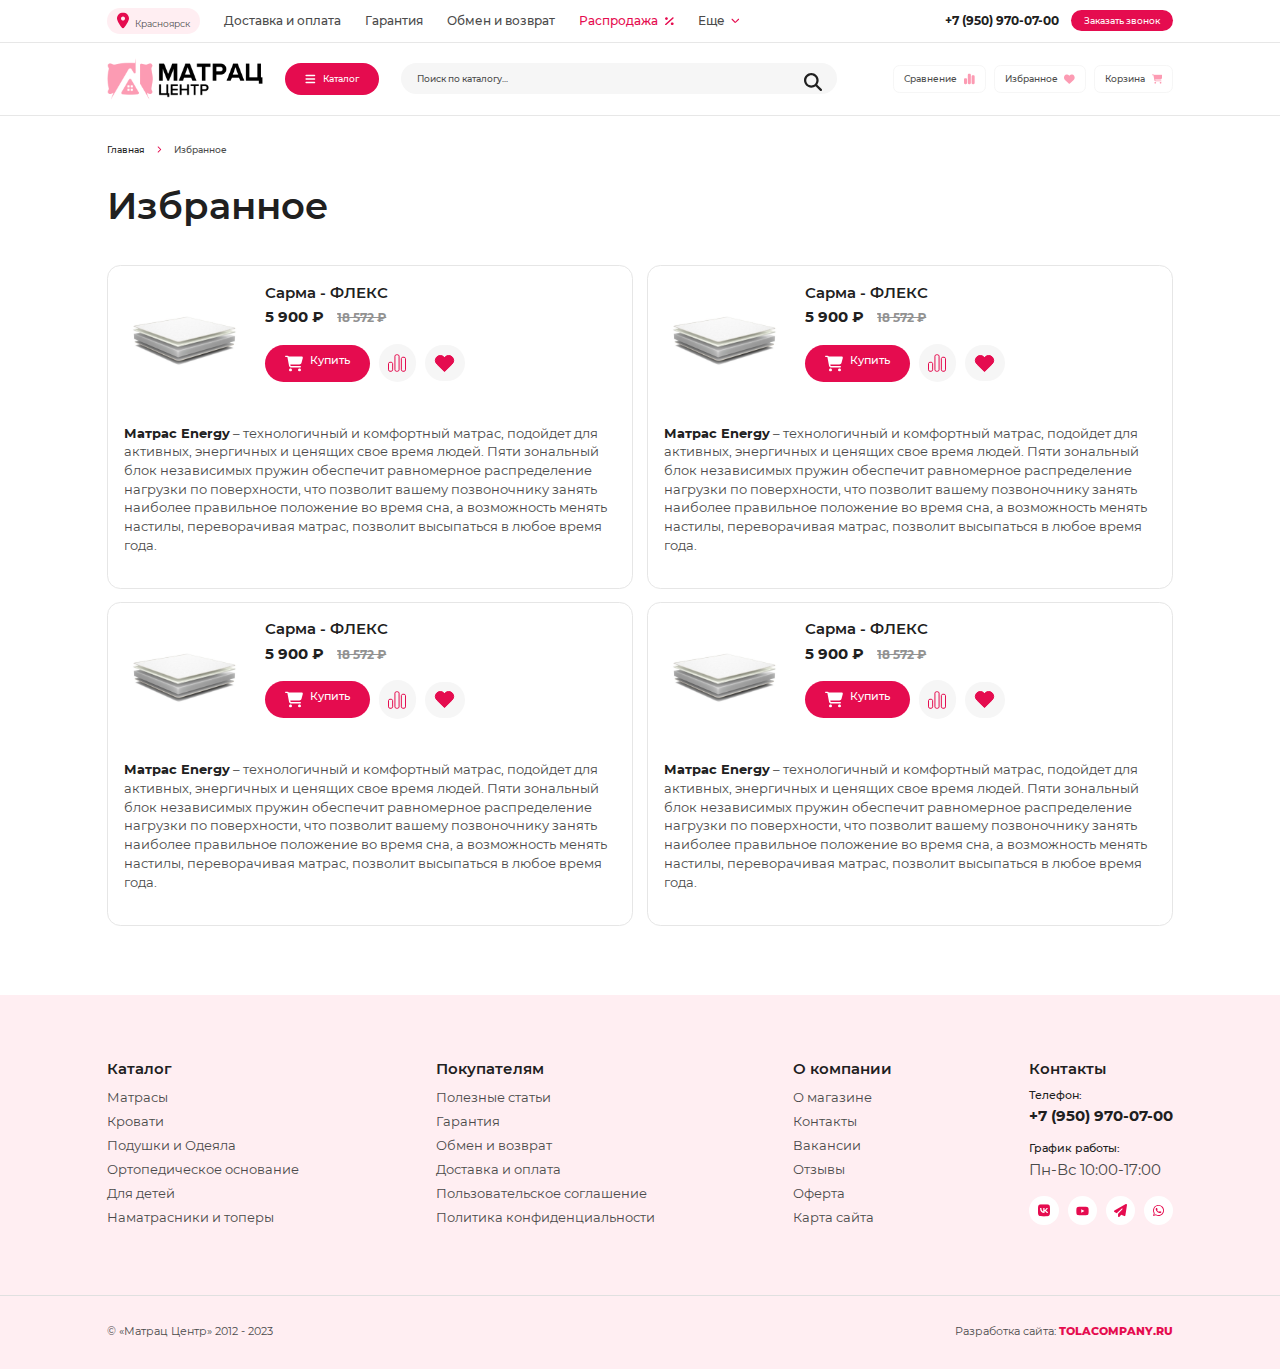
<file: favorites.html>
<!DOCTYPE html>
<html lang="ru" class="page">

<head>
    <meta charset="UTF-8">
    <meta name="viewport" content="width=device-width, initial-scale=1.0">
    <title>Матрац Центр</title>
    <link href="assets/css/plugins/swiper-bundle.min.css" rel="stylesheet">
    <link rel="stylesheet" href="assets/css/style.css">

    <script defer src="assets/js/plugins/swiper-bundle.min.js"></script>

    <script defer src="assets/js/script.js"></script>

</head>

<body class="page__body">
    <div class="burger-menu__wrapper burger-menu__wrapper--none">
        <div class="burger-menu__content">


            <button class="btn-reset burger" id="close-menu">
                <svg xmlns="http://www.w3.org/2000/svg" width="10" height="10" viewBox="0 0 10 10" fill="none">
                    <path
                        d="M8.92189 2.11797C9.24741 1.77617 9.24741 1.22109 8.92189 0.879297C8.59636 0.5375 8.06772 0.5375 7.7422 0.879297L5.00001 3.76133L2.25522 0.882032C1.9297 0.540235 1.40105 0.540235 1.07553 0.882032C0.75001 1.22383 0.75001 1.77891 1.07553 2.1207L3.82032 5L1.07814 7.88203C0.752614 8.22383 0.752614 8.77891 1.07814 9.1207C1.40366 9.4625 1.9323 9.4625 2.25782 9.1207L5.00001 6.23867L7.7448 9.11797C8.07032 9.45977 8.59897 9.45977 8.92449 9.11797C9.25001 8.77617 9.25001 8.22109 8.92449 7.8793L6.1797 5L8.92189 2.11797Z"
                        fill="white" />
                </svg>
            </button>
            <div class="burger-menu__inner">
                <nav class="burger-menu__nav">
                    <ul class="list-reset burger-menu__list">
                        <li class="burger-menu__item"><a href="#" class="burger-menu__link">Доставка и оплата</a></li>
                        <li class="burger-menu__item"><a href="#" class="burger-menu__link">Гарантия</a></li>
                        <li class="burger-menu__item"><a href="#" class="burger-menu__link">Обмен и возврат</a></li>
                        <li class="burger-menu__item"><a href="#"
                                class="burger-menu__link header-top-menu__item--sales"><span>Распродажа</span>
                                <svg xmlns="http://www.w3.org/2000/svg" width="10" height="12" viewBox="0 0 10 12"
                                    fill="none">
                                    <g clip-path="url(#clip0_32_13)">
                                        <path
                                            d="M9.75521 2.77969C10.0807 2.48672 10.0807 2.01094 9.75521 1.71797C9.42969 1.425 8.90104 1.425 8.57552 1.71797L0.242188 9.21797C-0.0833334 9.51094 -0.0833334 9.98672 0.242188 10.2797C0.567708 10.5727 1.09635 10.5727 1.42188 10.2797L9.75521 2.77969ZM3.33333 3C3.33333 2.60217 3.15774 2.22064 2.84518 1.93934C2.53262 1.65803 2.10869 1.5 1.66667 1.5C1.22464 1.5 0.800716 1.65803 0.488155 1.93934C0.175595 2.22064 -4.77303e-09 2.60217 -4.77303e-09 3C-4.77303e-09 3.39782 0.175595 3.77936 0.488155 4.06066C0.800716 4.34196 1.22464 4.5 1.66667 4.5C2.10869 4.5 2.53262 4.34196 2.84518 4.06066C3.15774 3.77936 3.33333 3.39782 3.33333 3ZM10 9C10 8.60218 9.82441 8.22064 9.51185 7.93934C9.19929 7.65804 8.77536 7.5 8.33333 7.5C7.89131 7.5 7.46738 7.65804 7.15482 7.93934C6.84226 8.22064 6.66667 8.60218 6.66667 9C6.66667 9.39782 6.84226 9.77936 7.15482 10.0607C7.46738 10.342 7.89131 10.5 8.33333 10.5C8.77536 10.5 9.19929 10.342 9.51185 10.0607C9.82441 9.77936 10 9.39782 10 9Z"
                                            fill="#E50C4F" />
                                    </g>
                                    <defs>
                                        <clipPath id="clip0_32_13">
                                            <rect width="10" height="12" fill="white" />
                                        </clipPath>
                                    </defs>
                                </svg></a></li>
                        <li class="burger-menu__item"><a href="#" class="burger-menu__link">О компании</a></li>
                        <li class="burger-menu__item"><a href="#" class="burger-menu__link">Полезные статьи</a></li>
                        <li class="burger-menu__item"><a href="#" class="burger-menu__link">Вакансии</a></li>
                    </ul>
                </nav>
            </div>
        </div>
    </div>
    <header class="header">


        <div class="header__top">
            <div class="container">
                <div class="header-top__wrapper">
                    <div class="header-top__left">
                        <a class="header-top__location">
                            <svg xmlns="http://www.w3.org/2000/svg" width="12" height="17" viewBox="0 0 12 17"
                                fill="none">
                                <g clip-path="url(#clip0_41_23)">
                                    <path
                                        d="M6.74062 16.1C8.34375 14.0938 12 9.23125 12 6.5C12 3.1875 9.3125 0.5 6 0.5C2.6875 0.5 0 3.1875 0 6.5C0 9.23125 3.65625 14.0938 5.25938 16.1C5.64375 16.5781 6.35625 16.5781 6.74062 16.1ZM6 4.5C6.53043 4.5 7.03914 4.71071 7.41421 5.08579C7.78929 5.46086 8 5.96957 8 6.5C8 7.03043 7.78929 7.53914 7.41421 7.91421C7.03914 8.28929 6.53043 8.5 6 8.5C5.46957 8.5 4.96086 8.28929 4.58579 7.91421C4.21071 7.53914 4 7.03043 4 6.5C4 5.96957 4.21071 5.46086 4.58579 5.08579C4.96086 4.71071 5.46957 4.5 6 4.5Z"
                                        fill="#E50C4F" />
                                </g>
                                <defs>
                                    <clipPath id="clip0_41_23">
                                        <rect width="12" height="16" fill="white" transform="translate(0 0.5)" />
                                    </clipPath>
                                </defs>
                            </svg>
                            <span>Красноярск</span>
                        </a>
                        <nav class="header-top__nav">
                            <ul class="header-top__menu header-top__menu--desctop list-reset">
                                <li class="header-top-menu__item"><a class="header-top-menu__link" href="#">Доставка и
                                        оплата</a></li>
                                <li class="header-top-menu__item"><a class="header-top-menu__link" href="#">Гарантия</a>
                                </li>
                                <li class="header-top-menu__item"><a class="header-top-menu__link" href="#">Обмен и
                                        возврат</a></li>
                                <li class="header-top-menu__item header-top-menu__item--sales"><a
                                        class="header-top-menu__link" href="#"><span>Распродажа
                                            <svg xmlns="http://www.w3.org/2000/svg" width="10" height="12"
                                                viewBox="0 0 10 12" fill="none">
                                                <g clip-path="url(#clip0_32_13)">
                                                    <path
                                                        d="M9.75521 2.77969C10.0807 2.48672 10.0807 2.01094 9.75521 1.71797C9.42969 1.425 8.90104 1.425 8.57552 1.71797L0.242188 9.21797C-0.0833334 9.51094 -0.0833334 9.98672 0.242188 10.2797C0.567708 10.5727 1.09635 10.5727 1.42188 10.2797L9.75521 2.77969ZM3.33333 3C3.33333 2.60217 3.15774 2.22064 2.84518 1.93934C2.53262 1.65803 2.10869 1.5 1.66667 1.5C1.22464 1.5 0.800716 1.65803 0.488155 1.93934C0.175595 2.22064 -4.77303e-09 2.60217 -4.77303e-09 3C-4.77303e-09 3.39782 0.175595 3.77936 0.488155 4.06066C0.800716 4.34196 1.22464 4.5 1.66667 4.5C2.10869 4.5 2.53262 4.34196 2.84518 4.06066C3.15774 3.77936 3.33333 3.39782 3.33333 3ZM10 9C10 8.60218 9.82441 8.22064 9.51185 7.93934C9.19929 7.65804 8.77536 7.5 8.33333 7.5C7.89131 7.5 7.46738 7.65804 7.15482 7.93934C6.84226 8.22064 6.66667 8.60218 6.66667 9C6.66667 9.39782 6.84226 9.77936 7.15482 10.0607C7.46738 10.342 7.89131 10.5 8.33333 10.5C8.77536 10.5 9.19929 10.342 9.51185 10.0607C9.82441 9.77936 10 9.39782 10 9Z"
                                                        fill="#E50C4F" />
                                                </g>
                                                <defs>
                                                    <clipPath id="clip0_32_13">
                                                        <rect width="10" height="12" fill="white" />
                                                    </clipPath>
                                                </defs>
                                            </svg></span></a></li>
                                <li class="header-top-menu__item header-top-menu__item--dropdown">
                                    <a class="header-top-menu__link" href="#">Еще<svg xmlns="http://www.w3.org/2000/svg"
                                            width="13" height="13" viewBox="0 0 13 13" fill="none">
                                            <path
                                                d="M5.92612 10.3238C6.24351 10.6412 6.75894 10.6412 7.07632 10.3238L11.9513 5.44883C12.2687 5.13145 12.2687 4.61602 11.9513 4.29863C11.6339 3.98125 11.1185 3.98125 10.8011 4.29863L6.49995 8.59981L2.19878 4.30117C1.8814 3.98379 1.36597 3.98379 1.04858 4.30117C0.731201 4.61856 0.731201 5.13399 1.04858 5.45137L5.92358 10.3264L5.92612 10.3238Z"
                                                fill="#E50C4F" />
                                        </svg></a>
                                    <div class="header-top-menu__dropdown">
                                        <ul class="header-top-menu-dropdown__list list-reset">
                                            <li class="header-top-menu-dropdown__item"><a
                                                    class="header-top-menu-dropdown__link" href="#">О компании</a></li>
                                            <li class="header-top-menu-dropdown__item"><a
                                                    class="header-top-menu-dropdown__link" href="#">Полезные статьи</a>
                                            </li>
                                            <li class="header-top-menu-dropdown__item"><a
                                                    class="header-top-menu-dropdown__link" href="#">Вакансии</a></li>
                                        </ul>
                                    </div>
                                </li>
                            </ul>
                        </nav>
                    </div>
                    <div class="header-top__contacts">
                        <a class="header-top__phone" href="tel:+79509700700">+7 (950) 970-07-00</a>
                        <button class="header-top__btn btn-reset main-btn main-btn__small">Заказать звонок</button>
                    </div>
                </div>

            </div>
        </div>

        <div class="header__bottom">
            <div class="container">
                <div class="header-bottom__wrapper">
                    <img class="header__logo" src="assets/img/base/header-logo.png" alt="Матрац Центр"
                        title="Матрац Центр">
                    <button class="header__catalog header__catalog--desctop btn-reset main-btn"><svg
                            xmlns="http://www.w3.org/2000/svg" width="14" height="17" viewBox="0 0 14 17" fill="none">
                            <path
                                d="M0 3.5C0 2.94687 0.446875 2.5 1 2.5H13C13.5531 2.5 14 2.94687 14 3.5C14 4.05313 13.5531 4.5 13 4.5H1C0.446875 4.5 0 4.05313 0 3.5ZM0 8.5C0 7.94688 0.446875 7.5 1 7.5H13C13.5531 7.5 14 7.94688 14 8.5C14 9.05312 13.5531 9.5 13 9.5H1C0.446875 9.5 0 9.05312 0 8.5ZM14 13.5C14 14.0531 13.5531 14.5 13 14.5H1C0.446875 14.5 0 14.0531 0 13.5C0 12.9469 0.446875 12.5 1 12.5H13C13.5531 12.5 14 12.9469 14 13.5Z"
                                fill="white" />
                        </svg>Каталог</button>
                    <div class="header-search__wrapper">
                        <input type="text" class="header__search input-reset" placeholder="Поиск по каталогу...">
                        <button class="btn-reset">
                            <svg xmlns="http://www.w3.org/2000/svg" width="18" height="18" viewBox="0 0 18 18"
                                fill="none">
                                <g clip-path="url(#clip0_32_29)">
                                    <path
                                        d="M14.625 7.3125C14.625 8.92617 14.1012 10.4168 13.2188 11.6262L17.6695 16.0805C18.109 16.5199 18.109 17.2336 17.6695 17.673C17.2301 18.1125 16.5164 18.1125 16.077 17.673L11.6262 13.2188C10.4168 14.1047 8.92617 14.625 7.3125 14.625C3.27305 14.625 0 11.352 0 7.3125C0 3.27305 3.27305 0 7.3125 0C11.352 0 14.625 3.27305 14.625 7.3125ZM7.3125 12.375C7.97732 12.375 8.63562 12.2441 9.24984 11.9896C9.86405 11.7352 10.4221 11.3623 10.8922 10.8922C11.3623 10.4221 11.7352 9.86405 11.9896 9.24984C12.2441 8.63562 12.375 7.97732 12.375 7.3125C12.375 6.64768 12.2441 5.98938 11.9896 5.37516C11.7352 4.76095 11.3623 4.20287 10.8922 3.73277C10.4221 3.26268 9.86405 2.88977 9.24984 2.63536C8.63562 2.38095 7.97732 2.25 7.3125 2.25C6.64768 2.25 5.98938 2.38095 5.37516 2.63536C4.76095 2.88977 4.20287 3.26268 3.73277 3.73277C3.26268 4.20287 2.88977 4.76095 2.63536 5.37516C2.38095 5.98938 2.25 6.64768 2.25 7.3125C2.25 7.97732 2.38095 8.63562 2.63536 9.24984C2.88977 9.86405 3.26268 10.4221 3.73277 10.8922C4.20287 11.3623 4.76095 11.7352 5.37516 11.9896C5.98938 12.2441 6.64768 12.375 7.3125 12.375Z"
                                        fill="#202020" />
                                </g>
                                <defs>
                                    <clipPath id="clip0_32_29">
                                        <rect width="18" height="18" fill="white" />
                                    </clipPath>
                                </defs>
                            </svg>
                        </button>

                    </div>
                    <button class="burger btn-reset" id="burger">
                        <svg xmlns="http://www.w3.org/2000/svg" width="12" height="14" viewBox="0 0 12 14" fill="none">
                            <path
                                d="M0 2.625C0 2.14102 0.383036 1.75 0.857143 1.75H11.1429C11.617 1.75 12 2.14102 12 2.625C12 3.10898 11.617 3.5 11.1429 3.5H0.857143C0.383036 3.5 0 3.10898 0 2.625ZM0 7C0 6.51602 0.383036 6.125 0.857143 6.125H11.1429C11.617 6.125 12 6.51602 12 7C12 7.48398 11.617 7.875 11.1429 7.875H0.857143C0.383036 7.875 0 7.48398 0 7ZM12 11.375C12 11.859 11.617 12.25 11.1429 12.25H0.857143C0.383036 12.25 0 11.859 0 11.375C0 10.891 0.383036 10.5 0.857143 10.5H11.1429C11.617 10.5 12 10.891 12 11.375Z"
                                fill="white" />
                        </svg>
                    </button>
                    <ul class="header-bottom__list header-bottom__list--desctop list-reset">
                        <li class="header-bottom__item"><a href="#" class="header-bottom__link">Сравнение <svg
                                    xmlns="http://www.w3.org/2000/svg" width="18" height="20" viewBox="0 0 18 20"
                                    fill="none">
                                    <path
                                        d="M6.42857 3.125C6.42857 2.08984 7.29241 1.25 8.35714 1.25H9.64286C10.7076 1.25 11.5714 2.08984 11.5714 3.125V16.875C11.5714 17.9102 10.7076 18.75 9.64286 18.75H8.35714C7.29241 18.75 6.42857 17.9102 6.42857 16.875V3.125ZM0 10.625C0 9.58984 0.863839 8.75 1.92857 8.75H3.21429C4.27902 8.75 5.14286 9.58984 5.14286 10.625V16.875C5.14286 17.9102 4.27902 18.75 3.21429 18.75H1.92857C0.863839 18.75 0 17.9102 0 16.875V10.625ZM14.7857 3.75H16.0714C17.1362 3.75 18 4.58984 18 5.625V16.875C18 17.9102 17.1362 18.75 16.0714 18.75H14.7857C13.721 18.75 12.8571 17.9102 12.8571 16.875V5.625C12.8571 4.58984 13.721 3.75 14.7857 3.75Z"
                                        fill="#FC9BB3" />
                                </svg></a> </li>
                        <li class="header-bottom__item"><a href="#" class="header-bottom__link">Избранное <svg
                                    xmlns="http://www.w3.org/2000/svg" width="20" height="20" viewBox="0 0 20 20"
                                    fill="none">
                                    <path
                                        d="M1.85938 11.7344L8.91797 18.3242C9.21094 18.5977 9.59766 18.75 10 18.75C10.4023 18.75 10.7891 18.5977 11.082 18.3242L18.1406 11.7344C19.3281 10.6289 20 9.07813 20 7.45703V7.23047C20 4.5 18.0273 2.17188 15.3359 1.72266C13.5547 1.42578 11.7422 2.00782 10.4688 3.28125L10 3.75L9.53125 3.28125C8.25781 2.00782 6.44531 1.42578 4.66406 1.72266C1.97266 2.17188 0 4.5 0 7.23047V7.45703C0 9.07813 0.671875 10.6289 1.85938 11.7344Z"
                                        fill="#FC9BB3" />
                                </svg></a> </li>
                        <li class="header-bottom__item"><a href="#" class="header-bottom__link">Корзина <svg
                                    xmlns="http://www.w3.org/2000/svg" width="18" height="16" viewBox="0 0 18 16"
                                    fill="none">
                                    <g clip-path="url(#clip0_32_42)">
                                        <path
                                            d="M0 0.75C0 0.334375 0.334375 0 0.75 0H2.17188C2.85938 0 3.46875 0.4 3.75312 1H16.5969C17.4187 1 18.0188 1.78125 17.8031 2.575L16.5219 7.33437C16.2563 8.31563 15.3656 9 14.35 9H5.33437L5.50313 9.89062C5.57188 10.2437 5.88125 10.5 6.24062 10.5H15.25C15.6656 10.5 16 10.8344 16 11.25C16 11.6656 15.6656 12 15.25 12H6.24062C5.15938 12 4.23125 11.2312 4.03125 10.1719L2.41875 1.70312C2.39688 1.58438 2.29375 1.5 2.17188 1.5H0.75C0.334375 1.5 0 1.16562 0 0.75ZM4 14.5C4 14.303 4.0388 14.108 4.11418 13.926C4.18956 13.744 4.30005 13.5786 4.43934 13.4393C4.57863 13.3001 4.74399 13.1896 4.92597 13.1142C5.10796 13.0388 5.30302 13 5.5 13C5.69698 13 5.89204 13.0388 6.07403 13.1142C6.25601 13.1896 6.42137 13.3001 6.56066 13.4393C6.69995 13.5786 6.81044 13.744 6.88582 13.926C6.9612 14.108 7 14.303 7 14.5C7 14.697 6.9612 14.892 6.88582 15.074C6.81044 15.256 6.69995 15.4214 6.56066 15.5607C6.42137 15.6999 6.25601 15.8104 6.07403 15.8858C5.89204 15.9612 5.69698 16 5.5 16C5.30302 16 5.10796 15.9612 4.92597 15.8858C4.74399 15.8104 4.57863 15.6999 4.43934 15.5607C4.30005 15.4214 4.18956 15.256 4.11418 15.074C4.0388 14.892 4 14.697 4 14.5ZM14.5 13C14.8978 13 15.2794 13.158 15.5607 13.4393C15.842 13.7206 16 14.1022 16 14.5C16 14.8978 15.842 15.2794 15.5607 15.5607C15.2794 15.842 14.8978 16 14.5 16C14.1022 16 13.7206 15.842 13.4393 15.5607C13.158 15.2794 13 14.8978 13 14.5C13 14.1022 13.158 13.7206 13.4393 13.4393C13.7206 13.158 14.1022 13 14.5 13Z"
                                            fill="#FC9BB3" />
                                    </g>
                                    <defs>
                                        <clipPath id="clip0_32_42">
                                            <rect width="18" height="16" fill="white" />
                                        </clipPath>
                                    </defs>
                                </svg></a> </li>
                    </ul>
                </div>

            </div>
        </div>
        <div class="header__panel">
            <div class="container">
                <nav class="header-panel__nav">
                    <ul class="header-panel__list list-reset">
                        <li class="header-panel__item"><a class="header-panel__link header-panel__link--pink" href="">
                                <svg xmlns="http://www.w3.org/2000/svg" width="15" height="16" viewBox="0 0 15 16" fill="none">
                                    <g clip-path="url(#clip0_121_696)">
                                        <path
                                            d="M0.5 3C0.5 2.44687 0.946875 2 1.5 2H13.5C14.0531 2 14.5 2.44687 14.5 3C14.5 3.55313 14.0531 4 13.5 4H1.5C0.946875 4 0.5 3.55313 0.5 3ZM0.5 8C0.5 7.44688 0.946875 7 1.5 7H13.5C14.0531 7 14.5 7.44688 14.5 8C14.5 8.55312 14.0531 9 13.5 9H1.5C0.946875 9 0.5 8.55312 0.5 8ZM14.5 13C14.5 13.5531 14.0531 14 13.5 14H1.5C0.946875 14 0.5 13.5531 0.5 13C0.5 12.4469 0.946875 12 1.5 12H13.5C14.0531 12 14.5 12.4469 14.5 13Z"
                                            fill="white" />
                                    </g>
                                    <defs>
                                        <clipPath id="clip0_121_696">
                                            <rect width="14" height="16" fill="white" transform="translate(0.5)" />
                                        </clipPath>
                                    </defs>
                                </svg>
                                <span>Каталог</span></a></li>
                        <li class="header-panel__item"><a class="header-panel__link" href=""><svg
                                    xmlns="http://www.w3.org/2000/svg" width="18" height="20" viewBox="0 0 18 20" fill="none">
                                    <path
                                        d="M6.42857 3.125C6.42857 2.08984 7.29241 1.25 8.35714 1.25H9.64286C10.7076 1.25 11.5714 2.08984 11.5714 3.125V16.875C11.5714 17.9102 10.7076 18.75 9.64286 18.75H8.35714C7.29241 18.75 6.42857 17.9102 6.42857 16.875V3.125ZM0 10.625C0 9.58984 0.863839 8.75 1.92857 8.75H3.21429C4.27902 8.75 5.14286 9.58984 5.14286 10.625V16.875C5.14286 17.9102 4.27902 18.75 3.21429 18.75H1.92857C0.863839 18.75 0 17.9102 0 16.875V10.625ZM14.7857 3.75H16.0714C17.1362 3.75 18 4.58984 18 5.625V16.875C18 17.9102 17.1362 18.75 16.0714 18.75H14.7857C13.721 18.75 12.8571 17.9102 12.8571 16.875V5.625C12.8571 4.58984 13.721 3.75 14.7857 3.75Z"
                                        fill="#FC9BB3" />
                                </svg> <span>Сравнение</span></a></li>
                        <li class="header-panel__item"><a class="header-panel__link" href="">
                                <svg xmlns="http://www.w3.org/2000/svg" width="20" height="20" viewBox="0 0 20 20" fill="none">
                                    <path
                                        d="M1.85938 11.7344L8.91797 18.3242C9.21094 18.5977 9.59766 18.75 10 18.75C10.4023 18.75 10.7891 18.5977 11.082 18.3242L18.1406 11.7344C19.3281 10.6289 20 9.07813 20 7.45703V7.23047C20 4.5 18.0273 2.17188 15.3359 1.72266C13.5547 1.42578 11.7422 2.00782 10.4688 3.28125L10 3.75L9.53125 3.28125C8.25781 2.00782 6.44531 1.42578 4.66406 1.72266C1.97266 2.17188 0 4.5 0 7.23047V7.45703C0 9.07813 0.671875 10.6289 1.85938 11.7344Z"
                                        fill="#FC9BB3" />
                                </svg>
                                <span>Избранное</a></span></li>
                        <li class="header-panel__item"><a class="header-panel__link" href="">
                                <svg xmlns="http://www.w3.org/2000/svg" width="18" height="16" viewBox="0 0 18 16" fill="none">
                                    <g clip-path="url(#clip0_32_42)">
                                        <path
                                            d="M0 0.75C0 0.334375 0.334375 0 0.75 0H2.17188C2.85938 0 3.46875 0.4 3.75312 1H16.5969C17.4187 1 18.0188 1.78125 17.8031 2.575L16.5219 7.33437C16.2563 8.31563 15.3656 9 14.35 9H5.33437L5.50313 9.89062C5.57188 10.2437 5.88125 10.5 6.24062 10.5H15.25C15.6656 10.5 16 10.8344 16 11.25C16 11.6656 15.6656 12 15.25 12H6.24062C5.15938 12 4.23125 11.2312 4.03125 10.1719L2.41875 1.70312C2.39688 1.58438 2.29375 1.5 2.17188 1.5H0.75C0.334375 1.5 0 1.16562 0 0.75ZM4 14.5C4 14.303 4.0388 14.108 4.11418 13.926C4.18956 13.744 4.30005 13.5786 4.43934 13.4393C4.57863 13.3001 4.74399 13.1896 4.92597 13.1142C5.10796 13.0388 5.30302 13 5.5 13C5.69698 13 5.89204 13.0388 6.07403 13.1142C6.25601 13.1896 6.42137 13.3001 6.56066 13.4393C6.69995 13.5786 6.81044 13.744 6.88582 13.926C6.9612 14.108 7 14.303 7 14.5C7 14.697 6.9612 14.892 6.88582 15.074C6.81044 15.256 6.69995 15.4214 6.56066 15.5607C6.42137 15.6999 6.25601 15.8104 6.07403 15.8858C5.89204 15.9612 5.69698 16 5.5 16C5.30302 16 5.10796 15.9612 4.92597 15.8858C4.74399 15.8104 4.57863 15.6999 4.43934 15.5607C4.30005 15.4214 4.18956 15.256 4.11418 15.074C4.0388 14.892 4 14.697 4 14.5ZM14.5 13C14.8978 13 15.2794 13.158 15.5607 13.4393C15.842 13.7206 16 14.1022 16 14.5C16 14.8978 15.842 15.2794 15.5607 15.5607C15.2794 15.842 14.8978 16 14.5 16C14.1022 16 13.7206 15.842 13.4393 15.5607C13.158 15.2794 13 14.8978 13 14.5C13 14.1022 13.158 13.7206 13.4393 13.4393C13.7206 13.158 14.1022 13 14.5 13Z"
                                            fill="#FC9BB3" />
                                    </g>
                                    <defs>
                                        <clipPath id="clip0_32_42">
                                            <rect width="18" height="16" fill="white" />
                                        </clipPath>
                                    </defs>
                                </svg>
                                <span>Корзина</span></a></li>
                    </ul>
                </nav>
            </div>
        </div>

    </header>
    <main class="main">
        <div class="breadcrumbs">
            <div class="container">
                <ul class="breadcrumbs__list list-reset" itemscope itemtype="https://schema.org/BreadcrumbList">
                    <li class="breadcrumbs__item" itemprop="itemListElement" itemscope
                        itemtype="https://schema.org/ListItem">
                        <a class="breadcrumbs__link" href="/" title="Главная" itemprop="item">
                            <span itemprop="name">Главная</span>
                            <meta itemprop="position" content="0">
                        </a>
                    </li>
                    <li class="breadcrumbs__item" itemprop="itemListElement" itemscope
                        itemtype="https://schema.org/ListItem">
                        <p class="breadcrumbs__link breadcrumbs__last" title="Избранное" itemprop="item">
                            <span itemprop="name">Избранное</span>
                            <meta itemprop="position" content="1">
                        </p>
                    </li>
                </ul>
            </div>
        </div>
        <section class="favorites">
            <div class="container">
                <h1 class="h1-title title contacts-main__title">Избранное</h1>
                <div class="favorites__wrapper">
                    <article class="products-grid__item product__card favorites__item">
                        <div class="product-card__link">
                            <div class="favorites-item__inner">
                                <div class="product-card__img">
                                    <img src="assets/img/products/img.jpg" alt="Сарма - ФЛЕКС">
                                </div>
                                
                                <div class="products-card-favorite__box">
                                    <div class="product-card__inner">
                                        <h3 class="product-card__title"><a href="">Сарма - ФЛЕКС</a></h3>
                                        <div class="product-card__price">
                                            <div class="regular-price">5 900 ₽</div>
                                            <div class="old-price">18 572 ₽</div>
                                        </div>
                                    </div>
                                    <div class="product-card__btns">
                                        <button class="product-card-btn__buy main-btn btn-reset"><svg
                                                xmlns="http://www.w3.org/2000/svg" width="18" height="17"
                                                viewBox="0 0 18 17" fill="none">
                                                <g clip-path="url(#clip0_251_72)">
                                                    <path
                                                        d="M0 1.25C0 0.834375 0.334375 0.5 0.75 0.5H2.17188C2.85938 0.5 3.46875 0.9 3.75312 1.5H16.5969C17.4187 1.5 18.0188 2.28125 17.8031 3.075L16.5219 7.83437C16.2563 8.81563 15.3656 9.5 14.35 9.5H5.33437L5.50313 10.3906C5.57188 10.7437 5.88125 11 6.24062 11H15.25C15.6656 11 16 11.3344 16 11.75C16 12.1656 15.6656 12.5 15.25 12.5H6.24062C5.15938 12.5 4.23125 11.7312 4.03125 10.6719L2.41875 2.20312C2.39688 2.08438 2.29375 2 2.17188 2H0.75C0.334375 2 0 1.66562 0 1.25ZM4 15C4 14.803 4.0388 14.608 4.11418 14.426C4.18956 14.244 4.30005 14.0786 4.43934 13.9393C4.57863 13.8001 4.74399 13.6896 4.92597 13.6142C5.10796 13.5388 5.30302 13.5 5.5 13.5C5.69698 13.5 5.89204 13.5388 6.07403 13.6142C6.25601 13.6896 6.42137 13.8001 6.56066 13.9393C6.69995 14.0786 6.81044 14.244 6.88582 14.426C6.9612 14.608 7 14.803 7 15C7 15.197 6.9612 15.392 6.88582 15.574C6.81044 15.756 6.69995 15.9214 6.56066 16.0607C6.42137 16.1999 6.25601 16.3104 6.07403 16.3858C5.89204 16.4612 5.69698 16.5 5.5 16.5C5.30302 16.5 5.10796 16.4612 4.92597 16.3858C4.74399 16.3104 4.57863 16.1999 4.43934 16.0607C4.30005 15.9214 4.18956 15.756 4.11418 15.574C4.0388 15.392 4 15.197 4 15ZM14.5 13.5C14.8978 13.5 15.2794 13.658 15.5607 13.9393C15.842 14.2206 16 14.6022 16 15C16 15.3978 15.842 15.7794 15.5607 16.0607C15.2794 16.342 14.8978 16.5 14.5 16.5C14.1022 16.5 13.7206 16.342 13.4393 16.0607C13.158 15.7794 13 15.3978 13 15C13 14.6022 13.158 14.2206 13.4393 13.9393C13.7206 13.658 14.1022 13.5 14.5 13.5Z"
                                                        fill="white" />
                                                </g>
                                                <defs>
                                                    <clipPath id="clip0_251_72">
                                                        <rect width="18" height="16" fill="white"
                                                            transform="translate(0 0.5)" />
                                                    </clipPath>
                                                </defs>
                                            </svg>Купить</button>
                                        <button class="product-card-btn__options btn-reset"><svg
                                                xmlns="http://www.w3.org/2000/svg" width="18" height="20"
                                                viewBox="0 0 18 20" fill="none">
                                                <path
                                                    d="M6.92857 3.125C6.92857 2.37917 7.55518 1.75 8.35714 1.75H9.64286C10.4448 1.75 11.0714 2.37917 11.0714 3.125V16.875C11.0714 17.6208 10.4448 18.25 9.64286 18.25H8.35714C7.55518 18.25 6.92857 17.6208 6.92857 16.875V3.125ZM0.5 10.625C0.5 9.87917 1.12661 9.25 1.92857 9.25H3.21429C4.01625 9.25 4.64286 9.87917 4.64286 10.625V16.875C4.64286 17.6208 4.01625 18.25 3.21429 18.25H1.92857C1.12661 18.25 0.5 17.6208 0.5 16.875V10.625ZM14.7857 4.25H16.0714C16.8734 4.25 17.5 4.87917 17.5 5.625V16.875C17.5 17.6208 16.8734 18.25 16.0714 18.25H14.7857C13.9838 18.25 13.3571 17.6208 13.3571 16.875V5.625C13.3571 4.87917 13.9838 4.25 14.7857 4.25Z"
                                                    stroke="#E50C4F" />
                                            </svg></button>
                                        <button class="product-card-btn__options btn-reset">
                                            <svg xmlns="http://www.w3.org/2000/svg" width="21" height="17"
                                                viewBox="0 0 21 17" fill="#E50C4F">
                                                <path
                                                    d="M10.4998 2.62657L10.1475 2.27674L9.81642 1.94801C7.8679 0.0173737 4.70652 0.0174542 2.75876 1.94796L2.75872 1.94799C0.812363 3.8767 0.812268 7.00068 2.75801 8.92993C2.75805 8.92997 2.75809 8.93001 2.75813 8.93005L10.2972 16.3996L10.299 16.4014L10.3335 16.4359C10.3821 16.4772 10.4394 16.4989 10.4995 16.4989C10.5598 16.4989 10.616 16.4777 10.6637 16.438L10.7029 16.3986L10.7052 16.3963L18.2415 8.9286L18.2415 8.92858C20.1872 7.0008 20.1873 3.87618 18.2416 1.9476C16.2932 0.0175583 13.1325 0.0173655 11.1835 1.94763L10.4998 2.62657ZM10.4998 2.62657L10.8521 2.27674L11.1831 1.94805L10.4998 2.62657Z"
                                                    stroke="#E50C4F" />
                                            </svg>

                                        </button>
                                    </div>
                                </div>

                            </div>
                            <div class="product-card-favorite__description custom-text">
                                <p><strong>Матрас Energy</strong> – технологичный и комфортный матрас, подойдет для активных, энергичных
                                    и
                                    ценящих свое время людей.
                                    Пяти
                                    зональный блок независимых пружин обеспечит равномерное распределение нагрузки по
                                    поверхности, что позволит
                                    вашему
                                    позвоночнику занять наиболее правильное положение во время сна, а возможность менять
                                    настилы, переворачивая
                                    матрас,
                                    позволит высыпаться в любое время года.</p>
                            </div>
                        </div>


                    </article>
                    <article class="products-grid__item product__card favorites__item">
                        <div class="product-card__link">
                            <div class="favorites-item__inner">
                                <div class="product-card__img">
                                    <img src="assets/img/products/img.jpg" alt="Сарма - ФЛЕКС">
                                </div>
                    
                                <div class="products-card-favorite__box">
                                    <div class="product-card__inner">
                                        <h3 class="product-card__title"><a href="">Сарма - ФЛЕКС</a></h3>
                                        <div class="product-card__price">
                                            <div class="regular-price">5 900 ₽</div>
                                            <div class="old-price">18 572 ₽</div>
                                        </div>
                                    </div>
                                    <div class="product-card__btns">
                                        <button class="product-card-btn__buy main-btn btn-reset"><svg xmlns="http://www.w3.org/2000/svg"
                                                width="18" height="17" viewBox="0 0 18 17" fill="none">
                                                <g clip-path="url(#clip0_251_72)">
                                                    <path
                                                        d="M0 1.25C0 0.834375 0.334375 0.5 0.75 0.5H2.17188C2.85938 0.5 3.46875 0.9 3.75312 1.5H16.5969C17.4187 1.5 18.0188 2.28125 17.8031 3.075L16.5219 7.83437C16.2563 8.81563 15.3656 9.5 14.35 9.5H5.33437L5.50313 10.3906C5.57188 10.7437 5.88125 11 6.24062 11H15.25C15.6656 11 16 11.3344 16 11.75C16 12.1656 15.6656 12.5 15.25 12.5H6.24062C5.15938 12.5 4.23125 11.7312 4.03125 10.6719L2.41875 2.20312C2.39688 2.08438 2.29375 2 2.17188 2H0.75C0.334375 2 0 1.66562 0 1.25ZM4 15C4 14.803 4.0388 14.608 4.11418 14.426C4.18956 14.244 4.30005 14.0786 4.43934 13.9393C4.57863 13.8001 4.74399 13.6896 4.92597 13.6142C5.10796 13.5388 5.30302 13.5 5.5 13.5C5.69698 13.5 5.89204 13.5388 6.07403 13.6142C6.25601 13.6896 6.42137 13.8001 6.56066 13.9393C6.69995 14.0786 6.81044 14.244 6.88582 14.426C6.9612 14.608 7 14.803 7 15C7 15.197 6.9612 15.392 6.88582 15.574C6.81044 15.756 6.69995 15.9214 6.56066 16.0607C6.42137 16.1999 6.25601 16.3104 6.07403 16.3858C5.89204 16.4612 5.69698 16.5 5.5 16.5C5.30302 16.5 5.10796 16.4612 4.92597 16.3858C4.74399 16.3104 4.57863 16.1999 4.43934 16.0607C4.30005 15.9214 4.18956 15.756 4.11418 15.574C4.0388 15.392 4 15.197 4 15ZM14.5 13.5C14.8978 13.5 15.2794 13.658 15.5607 13.9393C15.842 14.2206 16 14.6022 16 15C16 15.3978 15.842 15.7794 15.5607 16.0607C15.2794 16.342 14.8978 16.5 14.5 16.5C14.1022 16.5 13.7206 16.342 13.4393 16.0607C13.158 15.7794 13 15.3978 13 15C13 14.6022 13.158 14.2206 13.4393 13.9393C13.7206 13.658 14.1022 13.5 14.5 13.5Z"
                                                        fill="white" />
                                                </g>
                                                <defs>
                                                    <clipPath id="clip0_251_72">
                                                        <rect width="18" height="16" fill="white" transform="translate(0 0.5)" />
                                                    </clipPath>
                                                </defs>
                                            </svg>Купить</button>
                                        <button class="product-card-btn__options btn-reset"><svg xmlns="http://www.w3.org/2000/svg"
                                                width="18" height="20" viewBox="0 0 18 20" fill="none">
                                                <path
                                                    d="M6.92857 3.125C6.92857 2.37917 7.55518 1.75 8.35714 1.75H9.64286C10.4448 1.75 11.0714 2.37917 11.0714 3.125V16.875C11.0714 17.6208 10.4448 18.25 9.64286 18.25H8.35714C7.55518 18.25 6.92857 17.6208 6.92857 16.875V3.125ZM0.5 10.625C0.5 9.87917 1.12661 9.25 1.92857 9.25H3.21429C4.01625 9.25 4.64286 9.87917 4.64286 10.625V16.875C4.64286 17.6208 4.01625 18.25 3.21429 18.25H1.92857C1.12661 18.25 0.5 17.6208 0.5 16.875V10.625ZM14.7857 4.25H16.0714C16.8734 4.25 17.5 4.87917 17.5 5.625V16.875C17.5 17.6208 16.8734 18.25 16.0714 18.25H14.7857C13.9838 18.25 13.3571 17.6208 13.3571 16.875V5.625C13.3571 4.87917 13.9838 4.25 14.7857 4.25Z"
                                                    stroke="#E50C4F" />
                                            </svg></button>
                                        <button class="product-card-btn__options btn-reset">
                                            <svg xmlns="http://www.w3.org/2000/svg" width="21" height="17" viewBox="0 0 21 17"
                                                fill="#E50C4F">
                                                <path
                                                    d="M10.4998 2.62657L10.1475 2.27674L9.81642 1.94801C7.8679 0.0173737 4.70652 0.0174542 2.75876 1.94796L2.75872 1.94799C0.812363 3.8767 0.812268 7.00068 2.75801 8.92993C2.75805 8.92997 2.75809 8.93001 2.75813 8.93005L10.2972 16.3996L10.299 16.4014L10.3335 16.4359C10.3821 16.4772 10.4394 16.4989 10.4995 16.4989C10.5598 16.4989 10.616 16.4777 10.6637 16.438L10.7029 16.3986L10.7052 16.3963L18.2415 8.9286L18.2415 8.92858C20.1872 7.0008 20.1873 3.87618 18.2416 1.9476C16.2932 0.0175583 13.1325 0.0173655 11.1835 1.94763L10.4998 2.62657ZM10.4998 2.62657L10.8521 2.27674L11.1831 1.94805L10.4998 2.62657Z"
                                                    stroke="#E50C4F" />
                                            </svg>
                    
                                        </button>
                                    </div>
                                </div>
                    
                            </div>
                            <div class="product-card-favorite__description custom-text">
                                <p><strong>Матрас Energy</strong> – технологичный и комфортный матрас, подойдет для активных, энергичных
                                    и
                                    ценящих свое время людей.
                                    Пяти
                                    зональный блок независимых пружин обеспечит равномерное распределение нагрузки по
                                    поверхности, что позволит
                                    вашему
                                    позвоночнику занять наиболее правильное положение во время сна, а возможность менять
                                    настилы, переворачивая
                                    матрас,
                                    позволит высыпаться в любое время года.</p>
                            </div>
                        </div>
                    
                    
                    </article>
                    <article class="products-grid__item product__card favorites__item">
                        <div class="product-card__link">
                            <div class="favorites-item__inner">
                                <div class="product-card__img">
                                    <img src="assets/img/products/img.jpg" alt="Сарма - ФЛЕКС">
                                </div>
                    
                                <div class="products-card-favorite__box">
                                    <div class="product-card__inner">
                                        <h3 class="product-card__title"><a href="">Сарма - ФЛЕКС</a></h3>
                                        <div class="product-card__price">
                                            <div class="regular-price">5 900 ₽</div>
                                            <div class="old-price">18 572 ₽</div>
                                        </div>
                                    </div>
                                    <div class="product-card__btns">
                                        <button class="product-card-btn__buy main-btn btn-reset"><svg xmlns="http://www.w3.org/2000/svg"
                                                width="18" height="17" viewBox="0 0 18 17" fill="none">
                                                <g clip-path="url(#clip0_251_72)">
                                                    <path
                                                        d="M0 1.25C0 0.834375 0.334375 0.5 0.75 0.5H2.17188C2.85938 0.5 3.46875 0.9 3.75312 1.5H16.5969C17.4187 1.5 18.0188 2.28125 17.8031 3.075L16.5219 7.83437C16.2563 8.81563 15.3656 9.5 14.35 9.5H5.33437L5.50313 10.3906C5.57188 10.7437 5.88125 11 6.24062 11H15.25C15.6656 11 16 11.3344 16 11.75C16 12.1656 15.6656 12.5 15.25 12.5H6.24062C5.15938 12.5 4.23125 11.7312 4.03125 10.6719L2.41875 2.20312C2.39688 2.08438 2.29375 2 2.17188 2H0.75C0.334375 2 0 1.66562 0 1.25ZM4 15C4 14.803 4.0388 14.608 4.11418 14.426C4.18956 14.244 4.30005 14.0786 4.43934 13.9393C4.57863 13.8001 4.74399 13.6896 4.92597 13.6142C5.10796 13.5388 5.30302 13.5 5.5 13.5C5.69698 13.5 5.89204 13.5388 6.07403 13.6142C6.25601 13.6896 6.42137 13.8001 6.56066 13.9393C6.69995 14.0786 6.81044 14.244 6.88582 14.426C6.9612 14.608 7 14.803 7 15C7 15.197 6.9612 15.392 6.88582 15.574C6.81044 15.756 6.69995 15.9214 6.56066 16.0607C6.42137 16.1999 6.25601 16.3104 6.07403 16.3858C5.89204 16.4612 5.69698 16.5 5.5 16.5C5.30302 16.5 5.10796 16.4612 4.92597 16.3858C4.74399 16.3104 4.57863 16.1999 4.43934 16.0607C4.30005 15.9214 4.18956 15.756 4.11418 15.574C4.0388 15.392 4 15.197 4 15ZM14.5 13.5C14.8978 13.5 15.2794 13.658 15.5607 13.9393C15.842 14.2206 16 14.6022 16 15C16 15.3978 15.842 15.7794 15.5607 16.0607C15.2794 16.342 14.8978 16.5 14.5 16.5C14.1022 16.5 13.7206 16.342 13.4393 16.0607C13.158 15.7794 13 15.3978 13 15C13 14.6022 13.158 14.2206 13.4393 13.9393C13.7206 13.658 14.1022 13.5 14.5 13.5Z"
                                                        fill="white" />
                                                </g>
                                                <defs>
                                                    <clipPath id="clip0_251_72">
                                                        <rect width="18" height="16" fill="white" transform="translate(0 0.5)" />
                                                    </clipPath>
                                                </defs>
                                            </svg>Купить</button>
                                        <button class="product-card-btn__options btn-reset"><svg xmlns="http://www.w3.org/2000/svg"
                                                width="18" height="20" viewBox="0 0 18 20" fill="none">
                                                <path
                                                    d="M6.92857 3.125C6.92857 2.37917 7.55518 1.75 8.35714 1.75H9.64286C10.4448 1.75 11.0714 2.37917 11.0714 3.125V16.875C11.0714 17.6208 10.4448 18.25 9.64286 18.25H8.35714C7.55518 18.25 6.92857 17.6208 6.92857 16.875V3.125ZM0.5 10.625C0.5 9.87917 1.12661 9.25 1.92857 9.25H3.21429C4.01625 9.25 4.64286 9.87917 4.64286 10.625V16.875C4.64286 17.6208 4.01625 18.25 3.21429 18.25H1.92857C1.12661 18.25 0.5 17.6208 0.5 16.875V10.625ZM14.7857 4.25H16.0714C16.8734 4.25 17.5 4.87917 17.5 5.625V16.875C17.5 17.6208 16.8734 18.25 16.0714 18.25H14.7857C13.9838 18.25 13.3571 17.6208 13.3571 16.875V5.625C13.3571 4.87917 13.9838 4.25 14.7857 4.25Z"
                                                    stroke="#E50C4F" />
                                            </svg></button>
                                        <button class="product-card-btn__options btn-reset">
                                            <svg xmlns="http://www.w3.org/2000/svg" width="21" height="17" viewBox="0 0 21 17"
                                                fill="#E50C4F">
                                                <path
                                                    d="M10.4998 2.62657L10.1475 2.27674L9.81642 1.94801C7.8679 0.0173737 4.70652 0.0174542 2.75876 1.94796L2.75872 1.94799C0.812363 3.8767 0.812268 7.00068 2.75801 8.92993C2.75805 8.92997 2.75809 8.93001 2.75813 8.93005L10.2972 16.3996L10.299 16.4014L10.3335 16.4359C10.3821 16.4772 10.4394 16.4989 10.4995 16.4989C10.5598 16.4989 10.616 16.4777 10.6637 16.438L10.7029 16.3986L10.7052 16.3963L18.2415 8.9286L18.2415 8.92858C20.1872 7.0008 20.1873 3.87618 18.2416 1.9476C16.2932 0.0175583 13.1325 0.0173655 11.1835 1.94763L10.4998 2.62657ZM10.4998 2.62657L10.8521 2.27674L11.1831 1.94805L10.4998 2.62657Z"
                                                    stroke="#E50C4F" />
                                            </svg>
                    
                                        </button>
                                    </div>
                                </div>
                    
                            </div>
                            <div class="product-card-favorite__description custom-text">
                                <p><strong>Матрас Energy</strong> – технологичный и комфортный матрас, подойдет для активных, энергичных
                                    и
                                    ценящих свое время людей.
                                    Пяти
                                    зональный блок независимых пружин обеспечит равномерное распределение нагрузки по
                                    поверхности, что позволит
                                    вашему
                                    позвоночнику занять наиболее правильное положение во время сна, а возможность менять
                                    настилы, переворачивая
                                    матрас,
                                    позволит высыпаться в любое время года.</p>
                            </div>
                        </div>
                    
                    
                    </article>
                    <article class="products-grid__item product__card favorites__item">
                        <div class="product-card__link">
                            <div class="favorites-item__inner">
                                <div class="product-card__img">
                                    <img src="assets/img/products/img.jpg" alt="Сарма - ФЛЕКС">
                                </div>
                    
                                <div class="products-card-favorite__box">
                                    <div class="product-card__inner">
                                        <h3 class="product-card__title"><a href="">Сарма - ФЛЕКС</a></h3>
                                        <div class="product-card__price">
                                            <div class="regular-price">5 900 ₽</div>
                                            <div class="old-price">18 572 ₽</div>
                                        </div>
                                    </div>
                                    <div class="product-card__btns">
                                        <button class="product-card-btn__buy main-btn btn-reset"><svg xmlns="http://www.w3.org/2000/svg"
                                                width="18" height="17" viewBox="0 0 18 17" fill="none">
                                                <g clip-path="url(#clip0_251_72)">
                                                    <path
                                                        d="M0 1.25C0 0.834375 0.334375 0.5 0.75 0.5H2.17188C2.85938 0.5 3.46875 0.9 3.75312 1.5H16.5969C17.4187 1.5 18.0188 2.28125 17.8031 3.075L16.5219 7.83437C16.2563 8.81563 15.3656 9.5 14.35 9.5H5.33437L5.50313 10.3906C5.57188 10.7437 5.88125 11 6.24062 11H15.25C15.6656 11 16 11.3344 16 11.75C16 12.1656 15.6656 12.5 15.25 12.5H6.24062C5.15938 12.5 4.23125 11.7312 4.03125 10.6719L2.41875 2.20312C2.39688 2.08438 2.29375 2 2.17188 2H0.75C0.334375 2 0 1.66562 0 1.25ZM4 15C4 14.803 4.0388 14.608 4.11418 14.426C4.18956 14.244 4.30005 14.0786 4.43934 13.9393C4.57863 13.8001 4.74399 13.6896 4.92597 13.6142C5.10796 13.5388 5.30302 13.5 5.5 13.5C5.69698 13.5 5.89204 13.5388 6.07403 13.6142C6.25601 13.6896 6.42137 13.8001 6.56066 13.9393C6.69995 14.0786 6.81044 14.244 6.88582 14.426C6.9612 14.608 7 14.803 7 15C7 15.197 6.9612 15.392 6.88582 15.574C6.81044 15.756 6.69995 15.9214 6.56066 16.0607C6.42137 16.1999 6.25601 16.3104 6.07403 16.3858C5.89204 16.4612 5.69698 16.5 5.5 16.5C5.30302 16.5 5.10796 16.4612 4.92597 16.3858C4.74399 16.3104 4.57863 16.1999 4.43934 16.0607C4.30005 15.9214 4.18956 15.756 4.11418 15.574C4.0388 15.392 4 15.197 4 15ZM14.5 13.5C14.8978 13.5 15.2794 13.658 15.5607 13.9393C15.842 14.2206 16 14.6022 16 15C16 15.3978 15.842 15.7794 15.5607 16.0607C15.2794 16.342 14.8978 16.5 14.5 16.5C14.1022 16.5 13.7206 16.342 13.4393 16.0607C13.158 15.7794 13 15.3978 13 15C13 14.6022 13.158 14.2206 13.4393 13.9393C13.7206 13.658 14.1022 13.5 14.5 13.5Z"
                                                        fill="white" />
                                                </g>
                                                <defs>
                                                    <clipPath id="clip0_251_72">
                                                        <rect width="18" height="16" fill="white" transform="translate(0 0.5)" />
                                                    </clipPath>
                                                </defs>
                                            </svg>Купить</button>
                                        <button class="product-card-btn__options btn-reset"><svg xmlns="http://www.w3.org/2000/svg"
                                                width="18" height="20" viewBox="0 0 18 20" fill="none">
                                                <path
                                                    d="M6.92857 3.125C6.92857 2.37917 7.55518 1.75 8.35714 1.75H9.64286C10.4448 1.75 11.0714 2.37917 11.0714 3.125V16.875C11.0714 17.6208 10.4448 18.25 9.64286 18.25H8.35714C7.55518 18.25 6.92857 17.6208 6.92857 16.875V3.125ZM0.5 10.625C0.5 9.87917 1.12661 9.25 1.92857 9.25H3.21429C4.01625 9.25 4.64286 9.87917 4.64286 10.625V16.875C4.64286 17.6208 4.01625 18.25 3.21429 18.25H1.92857C1.12661 18.25 0.5 17.6208 0.5 16.875V10.625ZM14.7857 4.25H16.0714C16.8734 4.25 17.5 4.87917 17.5 5.625V16.875C17.5 17.6208 16.8734 18.25 16.0714 18.25H14.7857C13.9838 18.25 13.3571 17.6208 13.3571 16.875V5.625C13.3571 4.87917 13.9838 4.25 14.7857 4.25Z"
                                                    stroke="#E50C4F" />
                                            </svg></button>
                                        <button class="product-card-btn__options btn-reset">
                                            <svg xmlns="http://www.w3.org/2000/svg" width="21" height="17" viewBox="0 0 21 17"
                                                fill="#E50C4F">
                                                <path
                                                    d="M10.4998 2.62657L10.1475 2.27674L9.81642 1.94801C7.8679 0.0173737 4.70652 0.0174542 2.75876 1.94796L2.75872 1.94799C0.812363 3.8767 0.812268 7.00068 2.75801 8.92993C2.75805 8.92997 2.75809 8.93001 2.75813 8.93005L10.2972 16.3996L10.299 16.4014L10.3335 16.4359C10.3821 16.4772 10.4394 16.4989 10.4995 16.4989C10.5598 16.4989 10.616 16.4777 10.6637 16.438L10.7029 16.3986L10.7052 16.3963L18.2415 8.9286L18.2415 8.92858C20.1872 7.0008 20.1873 3.87618 18.2416 1.9476C16.2932 0.0175583 13.1325 0.0173655 11.1835 1.94763L10.4998 2.62657ZM10.4998 2.62657L10.8521 2.27674L11.1831 1.94805L10.4998 2.62657Z"
                                                    stroke="#E50C4F" />
                                            </svg>
                    
                                        </button>
                                    </div>
                                </div>
                    
                            </div>
                            <div class="product-card-favorite__description custom-text">
                                <p><strong>Матрас Energy</strong> – технологичный и комфортный матрас, подойдет для активных, энергичных
                                    и
                                    ценящих свое время людей.
                                    Пяти
                                    зональный блок независимых пружин обеспечит равномерное распределение нагрузки по
                                    поверхности, что позволит
                                    вашему
                                    позвоночнику занять наиболее правильное положение во время сна, а возможность менять
                                    настилы, переворачивая
                                    матрас,
                                    позволит высыпаться в любое время года.</p>
                            </div>
                        </div>
                    
                    
                    </article>
                </div>
            </div>
        </section>
    </main>
    <footer class="footer">
        <div class="footer__top">
            <div class="container">
                <div class="footer__info">
                    <div class="footer__col">
                        <div class="footer__caption">Каталог</div>
                        <ul class="footer__list list-reset">
                            <li class="footer__item">
                                <a href="#" class="footer__link">
                                    Матрасы
                                </a>
                            </li>
                            <li class="footer__item">
                                <a href="#" class="footer__link">
                                    Кровати
                                </a>
                            </li>
                            <li class="footer__item">
                                <a href="#" class="footer__link">
                                    Подушки и Одеяла
                                </a>
                            </li>
                            <li class="footer__item">
                                <a href="#" class="footer__link">
                                    Ортопедическое основание
                                </a>
                            </li>
                            <li class="footer__item">
                                <a href="#" class="footer__link">
                                    Для детей
                                </a>
                            </li>
                            <li class="footer__item">
                                <a href="#" class="footer__link">
                                    Наматрасники и топеры
                                </a>
                            </li>
                        </ul>
                    </div>
                    <div class="footer__col">
                        <div class="footer__caption">Покупателям</div>
                        <ul class="footer__list list-reset">
                            <li class="footer__item">
                                <a href="#" class="footer__link">
                                    Полезные статьи
                                </a>
                            </li>
                            <li class="footer__item">
                                <a href="#" class="footer__link">
                                    Гарантия
                                </a>
                            </li>
                            <li class="footer__item">
                                <a href="#" class="footer__link">
                                    Обмен и возврат
                                </a>
                            </li>
                            <li class="footer__item">
                                <a href="#" class="footer__link">
                                    Доставка и оплата
                                </a>
                            </li>
                            <li class="footer__item">
                                <a href="#" class="footer__link">
                                    Пользовательское соглашение
                                </a>
                            </li>
                            <li class="footer__item">
                                <a href="#" class="footer__link">
                                    Политика конфиденциальности
                                </a>
                            </li>
                        </ul>
                    </div>
                    <div class="footer__col">
                        <div class="footer__caption">О компании</div>
                        <ul class="footer__list list-reset">
                            <li class="footer__item">
                                <a href="#" class="footer__link">
                                    О магазине
                                </a>
                            </li>
                            <li class="footer__item">
                                <a href="#" class="footer__link">
                                    Контакты
                                </a>
                            </li>
                            <li class="footer__item">
                                <a href="#" class="footer__link">
                                    Вакансии
                                </a>
                            </li>
                            <li class="footer__item">
                                <a href="#" class="footer__link">
                                    Отзывы
                                </a>
                            </li>
                            <li class="footer__item">
                                <a href="#" class="footer__link">
                                    Оферта
                                </a>
                            </li>
                            <li class="footer__item">
                                <a href="#" class="footer__link">
                                    Карта сайта
                                </a>
                            </li>
                        </ul>
                    </div>
                    <div class="footer__col">
                        <div class="footer__caption">Контакты</div>
                        <div class="footer__block">
                            <span class="footer__label">Телефон:</span>
                            <a href="tel:+79509700700" class="footer__tel">+7 (950) 970-07-00</a>
                        </div>
                        <div class="footer__block">
                            <span class="footer__label">График работы:</span>
                            <div class="footer__text">Пн-Вс 10:00-17:00</div>

                        </div>
                        <ul class="footer__socials list-reset">
                            <li class="footer-socials__item"><a href="" class="footer-socials__link">
                                    <div class="footer-socials__icon footer-socials__icon--vk"></div>
                                </a></li>
                            <li class="footer-socials__item"><a href="" class="footer-socials__link">
                                    <div class="footer-socials__icon footer-socials__icon--youtube"></div>
                            <li class="footer-socials__item"><a href="" class="footer-socials__link">
                                    <div class="footer-socials__icon footer-socials__icon--tg"></div>
                                </a></li>
                            <li class="footer-socials__item"><a href="" class="footer-socials__link">
                                    <div class="footer-socials__icon footer-socials__icon--whatsapp"></div>
                                </a></li>
                            </a></li>
                        </ul>
                    </div>
                </div>
            </div>
        </div>
        <div class="footer__bottom">
            <div class="container">
                <div class="footer-bottom__wrapper">
                    <span class="footer-bottom__left">© «Матрац Центр» 2012 - 2023</span>
                    <div class="footer-bottom__right">Разработка сайта: <a href="https://tolacompany.ru/"
                            class="footer-bottom__link">tolacompany.ru</a></span>
                    </div>
                </div>
            </div>
    </footer>
</body>

</html>
</file>
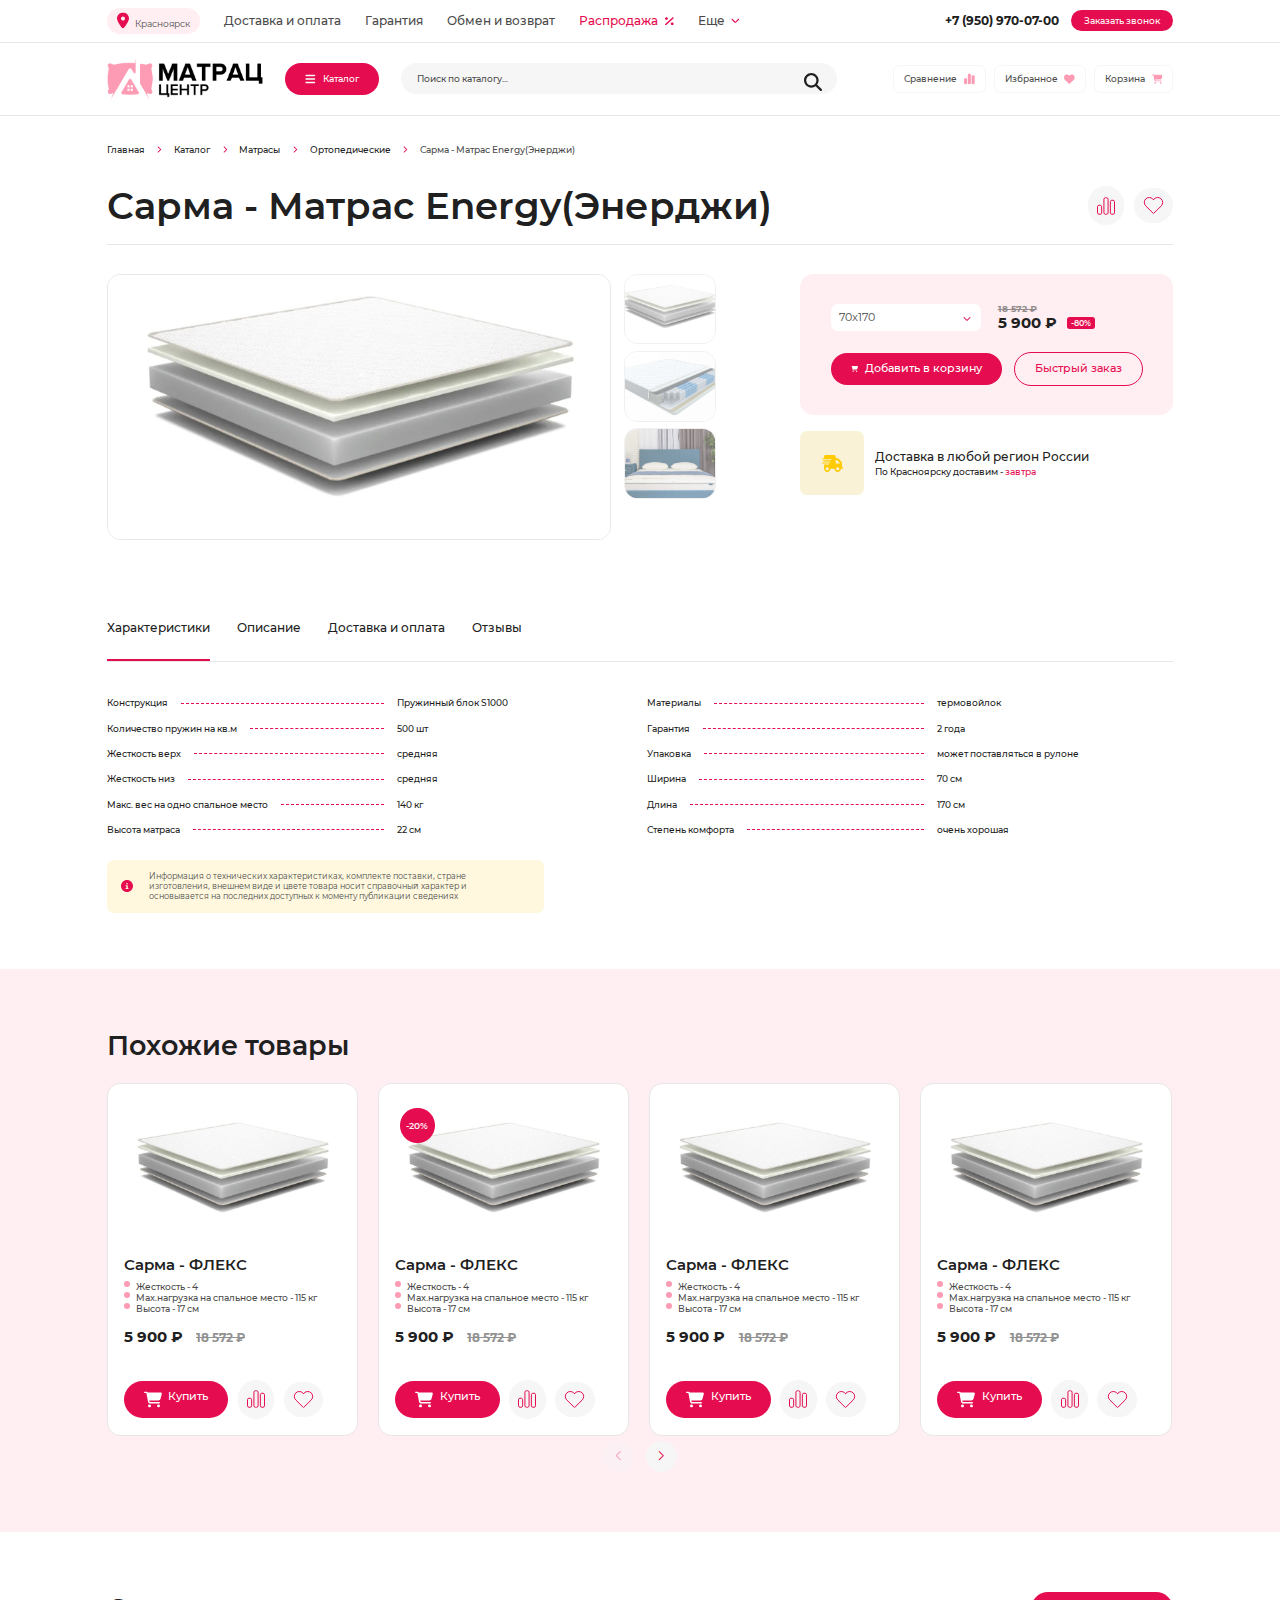
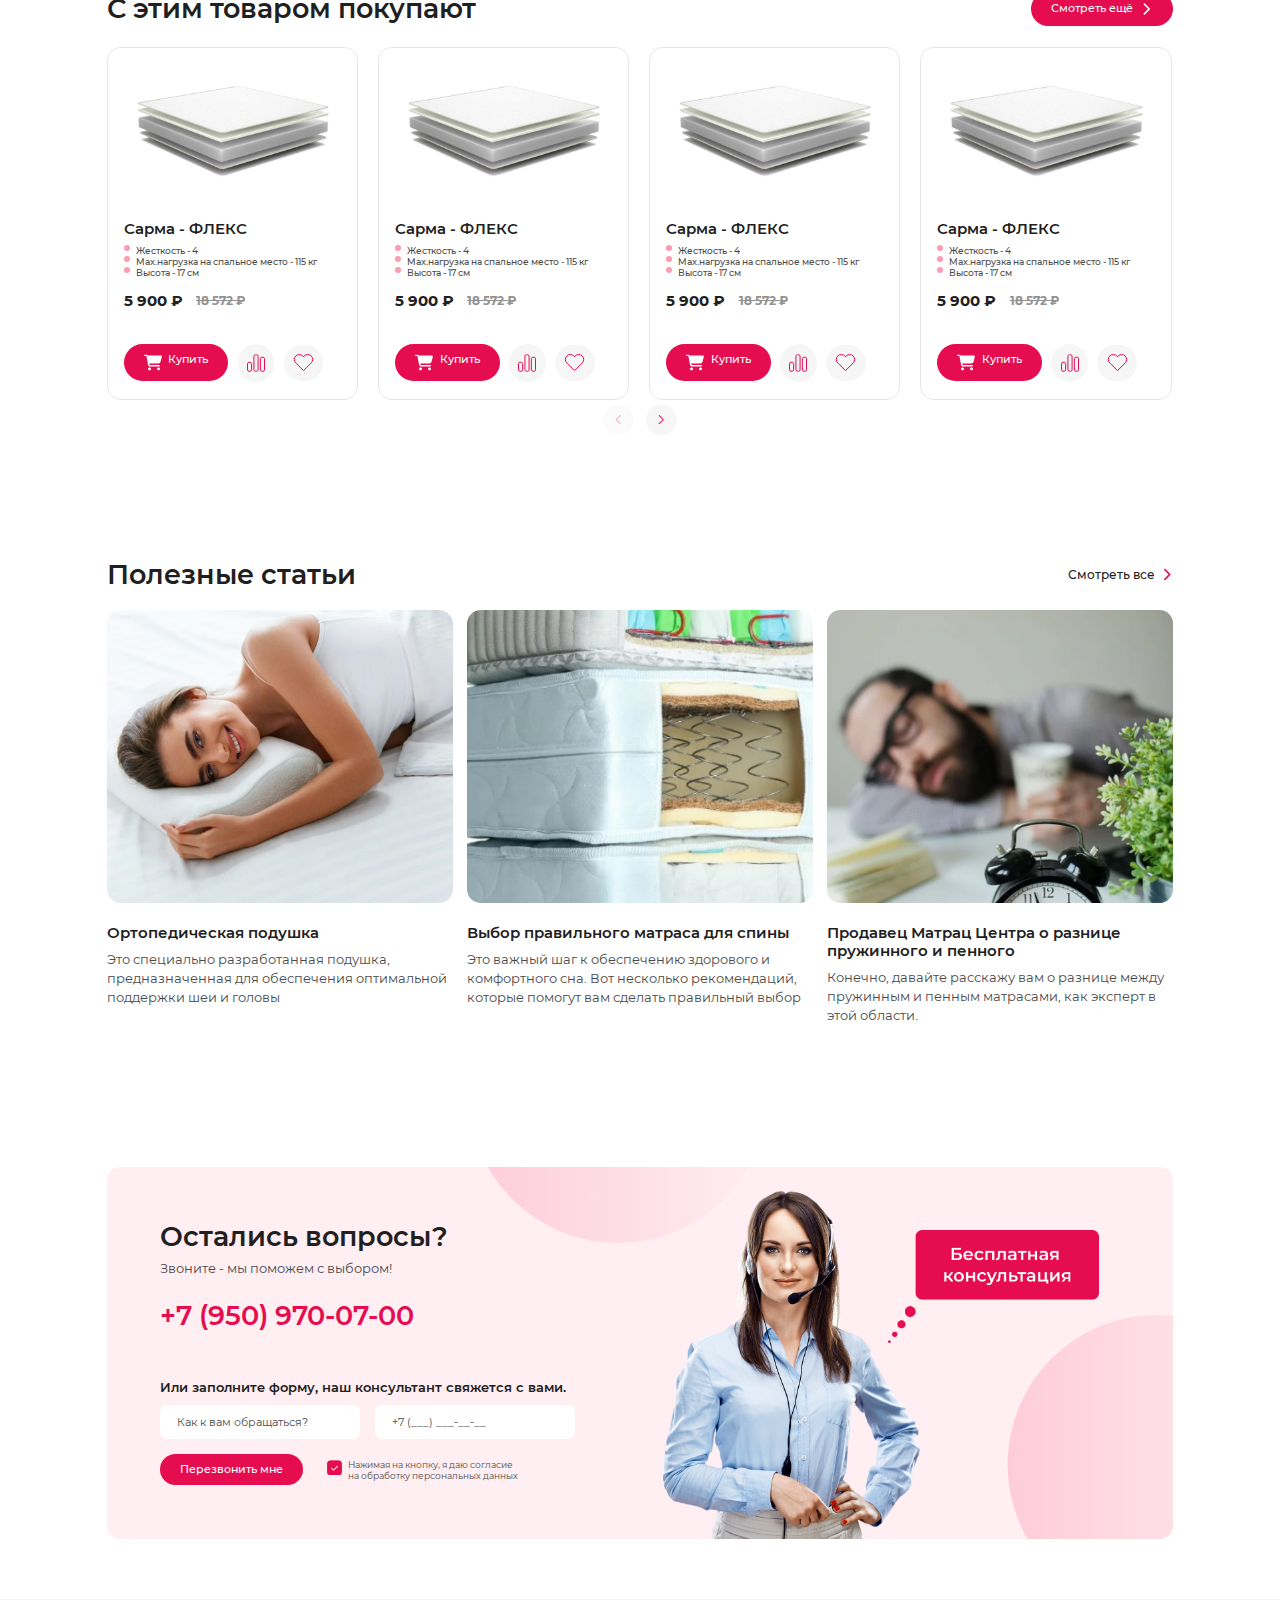
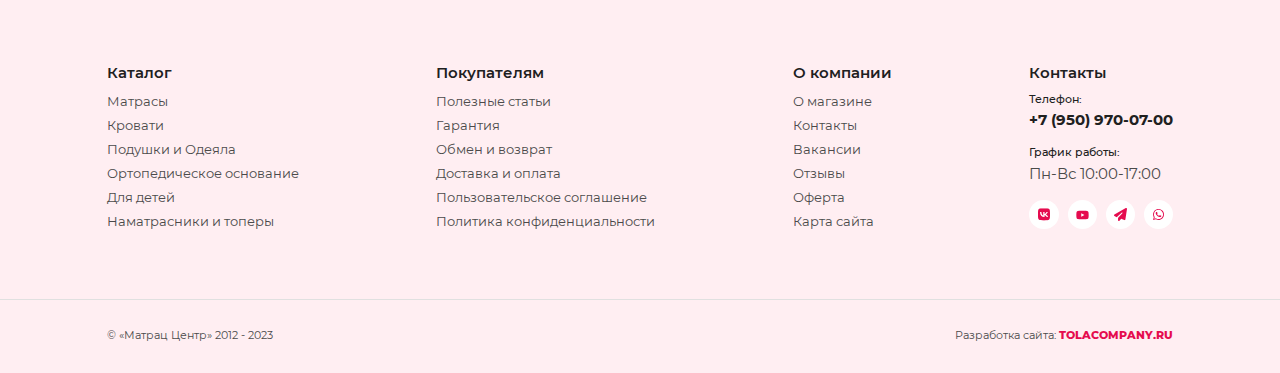
<file: product.html>
<!DOCTYPE html>
<html lang="ru" class="page">

<head>
    <meta charset="UTF-8">
    <meta name="viewport" content="width=device-width, initial-scale=1.0">
    <title>Матрац Центр</title>
    <link href="assets/css/plugins/swiper-bundle.min.css" rel="stylesheet">
    <link rel="stylesheet" href="https://cdn.jsdelivr.net/npm/@fancyapps/ui@5.0/dist/fancybox/fancybox.css" />
    <link rel="stylesheet" href="assets/css/plugins/custom-select.css">

    <link rel="stylesheet" href="assets/css/style.css">

    <script defer src="assets/js/plugins/swiper-bundle.min.js"></script>
    <!-- <script src="http://ajax.googleapis.com/ajax/libs/jquery/1.7.1/jquery.min.js" type="text/javascript"></script> -->
    <script defer src="https://cdn.jsdelivr.net/npm/@fancyapps/ui@5.0/dist/fancybox/fancybox.umd.js"></script>
    <script src="assets/js/plugins/jquery.custom-select.min.js" type="text/javascript"></script>

    <script defer src="assets/js/plugins/custom-select.min.js" type="text/javascript"></script>

    <script defer src="assets/js/script.js"></script>

</head>

<body class="page__body">
    <div class="burger-menu__wrapper burger-menu__wrapper--none">
        <div class="burger-menu__content">


            <button class="btn-reset burger" id="close-menu">
                <svg xmlns="http://www.w3.org/2000/svg" width="10" height="10" viewBox="0 0 10 10" fill="none">
                    <path
                        d="M8.92189 2.11797C9.24741 1.77617 9.24741 1.22109 8.92189 0.879297C8.59636 0.5375 8.06772 0.5375 7.7422 0.879297L5.00001 3.76133L2.25522 0.882032C1.9297 0.540235 1.40105 0.540235 1.07553 0.882032C0.75001 1.22383 0.75001 1.77891 1.07553 2.1207L3.82032 5L1.07814 7.88203C0.752614 8.22383 0.752614 8.77891 1.07814 9.1207C1.40366 9.4625 1.9323 9.4625 2.25782 9.1207L5.00001 6.23867L7.7448 9.11797C8.07032 9.45977 8.59897 9.45977 8.92449 9.11797C9.25001 8.77617 9.25001 8.22109 8.92449 7.8793L6.1797 5L8.92189 2.11797Z"
                        fill="white" />
                </svg>
            </button>
            <div class="burger-menu__inner">
                <nav class="burger-menu__nav">
                    <ul class="list-reset burger-menu__list">
                        <li class="burger-menu__item"><a href="#" class="burger-menu__link">Доставка и оплата</a></li>
                        <li class="burger-menu__item"><a href="#" class="burger-menu__link">Гарантия</a></li>
                        <li class="burger-menu__item"><a href="#" class="burger-menu__link">Обмен и возврат</a></li>
                        <li class="burger-menu__item"><a href="#"
                                class="burger-menu__link header-top-menu__item--sales"><span>Распродажа</span>
                                <svg xmlns="http://www.w3.org/2000/svg" width="10" height="12" viewBox="0 0 10 12"
                                    fill="none">
                                    <g clip-path="url(#clip0_32_13)">
                                        <path
                                            d="M9.75521 2.77969C10.0807 2.48672 10.0807 2.01094 9.75521 1.71797C9.42969 1.425 8.90104 1.425 8.57552 1.71797L0.242188 9.21797C-0.0833334 9.51094 -0.0833334 9.98672 0.242188 10.2797C0.567708 10.5727 1.09635 10.5727 1.42188 10.2797L9.75521 2.77969ZM3.33333 3C3.33333 2.60217 3.15774 2.22064 2.84518 1.93934C2.53262 1.65803 2.10869 1.5 1.66667 1.5C1.22464 1.5 0.800716 1.65803 0.488155 1.93934C0.175595 2.22064 -4.77303e-09 2.60217 -4.77303e-09 3C-4.77303e-09 3.39782 0.175595 3.77936 0.488155 4.06066C0.800716 4.34196 1.22464 4.5 1.66667 4.5C2.10869 4.5 2.53262 4.34196 2.84518 4.06066C3.15774 3.77936 3.33333 3.39782 3.33333 3ZM10 9C10 8.60218 9.82441 8.22064 9.51185 7.93934C9.19929 7.65804 8.77536 7.5 8.33333 7.5C7.89131 7.5 7.46738 7.65804 7.15482 7.93934C6.84226 8.22064 6.66667 8.60218 6.66667 9C6.66667 9.39782 6.84226 9.77936 7.15482 10.0607C7.46738 10.342 7.89131 10.5 8.33333 10.5C8.77536 10.5 9.19929 10.342 9.51185 10.0607C9.82441 9.77936 10 9.39782 10 9Z"
                                            fill="#E50C4F" />
                                    </g>
                                    <defs>
                                        <clipPath id="clip0_32_13">
                                            <rect width="10" height="12" fill="white" />
                                        </clipPath>
                                    </defs>
                                </svg></a></li>
                        <li class="burger-menu__item"><a href="#" class="burger-menu__link">О компании</a></li>
                        <li class="burger-menu__item"><a href="#" class="burger-menu__link">Полезные статьи</a></li>
                        <li class="burger-menu__item"><a href="#" class="burger-menu__link">Вакансии</a></li>
                    </ul>
                </nav>
            </div>
        </div>
    </div>
    <header class="header">


        <div class="header__top">
            <div class="container">
                <div class="header-top__wrapper">
                    <div class="header-top__left">
                        <a class="header-top__location">
                            <svg xmlns="http://www.w3.org/2000/svg" width="12" height="17" viewBox="0 0 12 17"
                                fill="none">
                                <g clip-path="url(#clip0_41_23)">
                                    <path
                                        d="M6.74062 16.1C8.34375 14.0938 12 9.23125 12 6.5C12 3.1875 9.3125 0.5 6 0.5C2.6875 0.5 0 3.1875 0 6.5C0 9.23125 3.65625 14.0938 5.25938 16.1C5.64375 16.5781 6.35625 16.5781 6.74062 16.1ZM6 4.5C6.53043 4.5 7.03914 4.71071 7.41421 5.08579C7.78929 5.46086 8 5.96957 8 6.5C8 7.03043 7.78929 7.53914 7.41421 7.91421C7.03914 8.28929 6.53043 8.5 6 8.5C5.46957 8.5 4.96086 8.28929 4.58579 7.91421C4.21071 7.53914 4 7.03043 4 6.5C4 5.96957 4.21071 5.46086 4.58579 5.08579C4.96086 4.71071 5.46957 4.5 6 4.5Z"
                                        fill="#E50C4F" />
                                </g>
                                <defs>
                                    <clipPath id="clip0_41_23">
                                        <rect width="12" height="16" fill="white" transform="translate(0 0.5)" />
                                    </clipPath>
                                </defs>
                            </svg>
                            <span>Красноярск</span>
                        </a>
                        <nav class="header-top__nav">
                            <ul class="header-top__menu header-top__menu--desctop list-reset">
                                <li class="header-top-menu__item"><a class="header-top-menu__link" href="#">Доставка и
                                        оплата</a></li>
                                <li class="header-top-menu__item"><a class="header-top-menu__link" href="#">Гарантия</a>
                                </li>
                                <li class="header-top-menu__item"><a class="header-top-menu__link" href="#">Обмен и
                                        возврат</a></li>
                                <li class="header-top-menu__item header-top-menu__item--sales"><a
                                        class="header-top-menu__link" href="#"><span>Распродажа
                                            <svg xmlns="http://www.w3.org/2000/svg" width="10" height="12"
                                                viewBox="0 0 10 12" fill="none">
                                                <g clip-path="url(#clip0_32_13)">
                                                    <path
                                                        d="M9.75521 2.77969C10.0807 2.48672 10.0807 2.01094 9.75521 1.71797C9.42969 1.425 8.90104 1.425 8.57552 1.71797L0.242188 9.21797C-0.0833334 9.51094 -0.0833334 9.98672 0.242188 10.2797C0.567708 10.5727 1.09635 10.5727 1.42188 10.2797L9.75521 2.77969ZM3.33333 3C3.33333 2.60217 3.15774 2.22064 2.84518 1.93934C2.53262 1.65803 2.10869 1.5 1.66667 1.5C1.22464 1.5 0.800716 1.65803 0.488155 1.93934C0.175595 2.22064 -4.77303e-09 2.60217 -4.77303e-09 3C-4.77303e-09 3.39782 0.175595 3.77936 0.488155 4.06066C0.800716 4.34196 1.22464 4.5 1.66667 4.5C2.10869 4.5 2.53262 4.34196 2.84518 4.06066C3.15774 3.77936 3.33333 3.39782 3.33333 3ZM10 9C10 8.60218 9.82441 8.22064 9.51185 7.93934C9.19929 7.65804 8.77536 7.5 8.33333 7.5C7.89131 7.5 7.46738 7.65804 7.15482 7.93934C6.84226 8.22064 6.66667 8.60218 6.66667 9C6.66667 9.39782 6.84226 9.77936 7.15482 10.0607C7.46738 10.342 7.89131 10.5 8.33333 10.5C8.77536 10.5 9.19929 10.342 9.51185 10.0607C9.82441 9.77936 10 9.39782 10 9Z"
                                                        fill="#E50C4F" />
                                                </g>
                                                <defs>
                                                    <clipPath id="clip0_32_13">
                                                        <rect width="10" height="12" fill="white" />
                                                    </clipPath>
                                                </defs>
                                            </svg></span></a></li>
                                <li class="header-top-menu__item header-top-menu__item--dropdown">
                                    <a class="header-top-menu__link" href="#">Еще<svg xmlns="http://www.w3.org/2000/svg"
                                            width="13" height="13" viewBox="0 0 13 13" fill="none">
                                            <path
                                                d="M5.92612 10.3238C6.24351 10.6412 6.75894 10.6412 7.07632 10.3238L11.9513 5.44883C12.2687 5.13145 12.2687 4.61602 11.9513 4.29863C11.6339 3.98125 11.1185 3.98125 10.8011 4.29863L6.49995 8.59981L2.19878 4.30117C1.8814 3.98379 1.36597 3.98379 1.04858 4.30117C0.731201 4.61856 0.731201 5.13399 1.04858 5.45137L5.92358 10.3264L5.92612 10.3238Z"
                                                fill="#E50C4F" />
                                        </svg></a>
                                    <div class="header-top-menu__dropdown">
                                        <ul class="header-top-menu-dropdown__list list-reset">
                                            <li class="header-top-menu-dropdown__item"><a
                                                    class="header-top-menu-dropdown__link" href="#">О компании</a></li>
                                            <li class="header-top-menu-dropdown__item"><a
                                                    class="header-top-menu-dropdown__link" href="#">Полезные статьи</a>
                                            </li>
                                            <li class="header-top-menu-dropdown__item"><a
                                                    class="header-top-menu-dropdown__link" href="#">Вакансии</a></li>
                                        </ul>
                                    </div>
                                </li>
                            </ul>
                        </nav>
                    </div>
                    <div class="header-top__contacts">
                        <a class="header-top__phone" href="tel:+79509700700">+7 (950) 970-07-00</a>
                        <button class="header-top__btn btn-reset main-btn main-btn__small">Заказать звонок</button>
                    </div>
                </div>

            </div>
        </div>

        <div class="header__bottom">
            <div class="container">
                <div class="header-bottom__wrapper">
                    <img class="header__logo" src="assets/img/base/header-logo.png" alt="Матрац Центр"
                        title="Матрац Центр">
                    <button class="header__catalog header__catalog--desctop btn-reset main-btn"><svg
                            xmlns="http://www.w3.org/2000/svg" width="14" height="17" viewBox="0 0 14 17" fill="none">
                            <path
                                d="M0 3.5C0 2.94687 0.446875 2.5 1 2.5H13C13.5531 2.5 14 2.94687 14 3.5C14 4.05313 13.5531 4.5 13 4.5H1C0.446875 4.5 0 4.05313 0 3.5ZM0 8.5C0 7.94688 0.446875 7.5 1 7.5H13C13.5531 7.5 14 7.94688 14 8.5C14 9.05312 13.5531 9.5 13 9.5H1C0.446875 9.5 0 9.05312 0 8.5ZM14 13.5C14 14.0531 13.5531 14.5 13 14.5H1C0.446875 14.5 0 14.0531 0 13.5C0 12.9469 0.446875 12.5 1 12.5H13C13.5531 12.5 14 12.9469 14 13.5Z"
                                fill="white" />
                        </svg>Каталог</button>
                    <div class="header-search__wrapper">
                        <input type="text" class="header__search input-reset" placeholder="Поиск по каталогу...">
                        <button class="btn-reset">
                            <svg xmlns="http://www.w3.org/2000/svg" width="18" height="18" viewBox="0 0 18 18"
                                fill="none">
                                <g clip-path="url(#clip0_32_29)">
                                    <path
                                        d="M14.625 7.3125C14.625 8.92617 14.1012 10.4168 13.2188 11.6262L17.6695 16.0805C18.109 16.5199 18.109 17.2336 17.6695 17.673C17.2301 18.1125 16.5164 18.1125 16.077 17.673L11.6262 13.2188C10.4168 14.1047 8.92617 14.625 7.3125 14.625C3.27305 14.625 0 11.352 0 7.3125C0 3.27305 3.27305 0 7.3125 0C11.352 0 14.625 3.27305 14.625 7.3125ZM7.3125 12.375C7.97732 12.375 8.63562 12.2441 9.24984 11.9896C9.86405 11.7352 10.4221 11.3623 10.8922 10.8922C11.3623 10.4221 11.7352 9.86405 11.9896 9.24984C12.2441 8.63562 12.375 7.97732 12.375 7.3125C12.375 6.64768 12.2441 5.98938 11.9896 5.37516C11.7352 4.76095 11.3623 4.20287 10.8922 3.73277C10.4221 3.26268 9.86405 2.88977 9.24984 2.63536C8.63562 2.38095 7.97732 2.25 7.3125 2.25C6.64768 2.25 5.98938 2.38095 5.37516 2.63536C4.76095 2.88977 4.20287 3.26268 3.73277 3.73277C3.26268 4.20287 2.88977 4.76095 2.63536 5.37516C2.38095 5.98938 2.25 6.64768 2.25 7.3125C2.25 7.97732 2.38095 8.63562 2.63536 9.24984C2.88977 9.86405 3.26268 10.4221 3.73277 10.8922C4.20287 11.3623 4.76095 11.7352 5.37516 11.9896C5.98938 12.2441 6.64768 12.375 7.3125 12.375Z"
                                        fill="#202020" />
                                </g>
                                <defs>
                                    <clipPath id="clip0_32_29">
                                        <rect width="18" height="18" fill="white" />
                                    </clipPath>
                                </defs>
                            </svg>
                        </button>

                    </div>
                    <button class="burger btn-reset" id="burger">
                        <svg xmlns="http://www.w3.org/2000/svg" width="12" height="14" viewBox="0 0 12 14" fill="none">
                            <path
                                d="M0 2.625C0 2.14102 0.383036 1.75 0.857143 1.75H11.1429C11.617 1.75 12 2.14102 12 2.625C12 3.10898 11.617 3.5 11.1429 3.5H0.857143C0.383036 3.5 0 3.10898 0 2.625ZM0 7C0 6.51602 0.383036 6.125 0.857143 6.125H11.1429C11.617 6.125 12 6.51602 12 7C12 7.48398 11.617 7.875 11.1429 7.875H0.857143C0.383036 7.875 0 7.48398 0 7ZM12 11.375C12 11.859 11.617 12.25 11.1429 12.25H0.857143C0.383036 12.25 0 11.859 0 11.375C0 10.891 0.383036 10.5 0.857143 10.5H11.1429C11.617 10.5 12 10.891 12 11.375Z"
                                fill="white" />
                        </svg>
                    </button>
                    <ul class="header-bottom__list header-bottom__list--desctop list-reset">
                        <li class="header-bottom__item"><a href="#" class="header-bottom__link">Сравнение <svg
                                    xmlns="http://www.w3.org/2000/svg" width="18" height="20" viewBox="0 0 18 20"
                                    fill="none">
                                    <path
                                        d="M6.42857 3.125C6.42857 2.08984 7.29241 1.25 8.35714 1.25H9.64286C10.7076 1.25 11.5714 2.08984 11.5714 3.125V16.875C11.5714 17.9102 10.7076 18.75 9.64286 18.75H8.35714C7.29241 18.75 6.42857 17.9102 6.42857 16.875V3.125ZM0 10.625C0 9.58984 0.863839 8.75 1.92857 8.75H3.21429C4.27902 8.75 5.14286 9.58984 5.14286 10.625V16.875C5.14286 17.9102 4.27902 18.75 3.21429 18.75H1.92857C0.863839 18.75 0 17.9102 0 16.875V10.625ZM14.7857 3.75H16.0714C17.1362 3.75 18 4.58984 18 5.625V16.875C18 17.9102 17.1362 18.75 16.0714 18.75H14.7857C13.721 18.75 12.8571 17.9102 12.8571 16.875V5.625C12.8571 4.58984 13.721 3.75 14.7857 3.75Z"
                                        fill="#FC9BB3" />
                                </svg></a> </li>
                        <li class="header-bottom__item"><a href="#" class="header-bottom__link">Избранное <svg
                                    xmlns="http://www.w3.org/2000/svg" width="20" height="20" viewBox="0 0 20 20"
                                    fill="none">
                                    <path
                                        d="M1.85938 11.7344L8.91797 18.3242C9.21094 18.5977 9.59766 18.75 10 18.75C10.4023 18.75 10.7891 18.5977 11.082 18.3242L18.1406 11.7344C19.3281 10.6289 20 9.07813 20 7.45703V7.23047C20 4.5 18.0273 2.17188 15.3359 1.72266C13.5547 1.42578 11.7422 2.00782 10.4688 3.28125L10 3.75L9.53125 3.28125C8.25781 2.00782 6.44531 1.42578 4.66406 1.72266C1.97266 2.17188 0 4.5 0 7.23047V7.45703C0 9.07813 0.671875 10.6289 1.85938 11.7344Z"
                                        fill="#FC9BB3" />
                                </svg></a> </li>
                        <li class="header-bottom__item"><a href="#" class="header-bottom__link">Корзина <svg
                                    xmlns="http://www.w3.org/2000/svg" width="18" height="16" viewBox="0 0 18 16"
                                    fill="none">
                                    <g clip-path="url(#clip0_32_42)">
                                        <path
                                            d="M0 0.75C0 0.334375 0.334375 0 0.75 0H2.17188C2.85938 0 3.46875 0.4 3.75312 1H16.5969C17.4187 1 18.0188 1.78125 17.8031 2.575L16.5219 7.33437C16.2563 8.31563 15.3656 9 14.35 9H5.33437L5.50313 9.89062C5.57188 10.2437 5.88125 10.5 6.24062 10.5H15.25C15.6656 10.5 16 10.8344 16 11.25C16 11.6656 15.6656 12 15.25 12H6.24062C5.15938 12 4.23125 11.2312 4.03125 10.1719L2.41875 1.70312C2.39688 1.58438 2.29375 1.5 2.17188 1.5H0.75C0.334375 1.5 0 1.16562 0 0.75ZM4 14.5C4 14.303 4.0388 14.108 4.11418 13.926C4.18956 13.744 4.30005 13.5786 4.43934 13.4393C4.57863 13.3001 4.74399 13.1896 4.92597 13.1142C5.10796 13.0388 5.30302 13 5.5 13C5.69698 13 5.89204 13.0388 6.07403 13.1142C6.25601 13.1896 6.42137 13.3001 6.56066 13.4393C6.69995 13.5786 6.81044 13.744 6.88582 13.926C6.9612 14.108 7 14.303 7 14.5C7 14.697 6.9612 14.892 6.88582 15.074C6.81044 15.256 6.69995 15.4214 6.56066 15.5607C6.42137 15.6999 6.25601 15.8104 6.07403 15.8858C5.89204 15.9612 5.69698 16 5.5 16C5.30302 16 5.10796 15.9612 4.92597 15.8858C4.74399 15.8104 4.57863 15.6999 4.43934 15.5607C4.30005 15.4214 4.18956 15.256 4.11418 15.074C4.0388 14.892 4 14.697 4 14.5ZM14.5 13C14.8978 13 15.2794 13.158 15.5607 13.4393C15.842 13.7206 16 14.1022 16 14.5C16 14.8978 15.842 15.2794 15.5607 15.5607C15.2794 15.842 14.8978 16 14.5 16C14.1022 16 13.7206 15.842 13.4393 15.5607C13.158 15.2794 13 14.8978 13 14.5C13 14.1022 13.158 13.7206 13.4393 13.4393C13.7206 13.158 14.1022 13 14.5 13Z"
                                            fill="#FC9BB3" />
                                    </g>
                                    <defs>
                                        <clipPath id="clip0_32_42">
                                            <rect width="18" height="16" fill="white" />
                                        </clipPath>
                                    </defs>
                                </svg></a> </li>
                    </ul>
                </div>

            </div>
        </div>
        <div class="header__panel">
            <div class="container">
                <nav class="header-panel__nav">
                    <ul class="header-panel__list list-reset">
                        <li class="header-panel__item"><a class="header-panel__link header-panel__link--pink" href="">
                                <svg xmlns="http://www.w3.org/2000/svg" width="15" height="16" viewBox="0 0 15 16" fill="none">
                                    <g clip-path="url(#clip0_121_696)">
                                        <path
                                            d="M0.5 3C0.5 2.44687 0.946875 2 1.5 2H13.5C14.0531 2 14.5 2.44687 14.5 3C14.5 3.55313 14.0531 4 13.5 4H1.5C0.946875 4 0.5 3.55313 0.5 3ZM0.5 8C0.5 7.44688 0.946875 7 1.5 7H13.5C14.0531 7 14.5 7.44688 14.5 8C14.5 8.55312 14.0531 9 13.5 9H1.5C0.946875 9 0.5 8.55312 0.5 8ZM14.5 13C14.5 13.5531 14.0531 14 13.5 14H1.5C0.946875 14 0.5 13.5531 0.5 13C0.5 12.4469 0.946875 12 1.5 12H13.5C14.0531 12 14.5 12.4469 14.5 13Z"
                                            fill="white" />
                                    </g>
                                    <defs>
                                        <clipPath id="clip0_121_696">
                                            <rect width="14" height="16" fill="white" transform="translate(0.5)" />
                                        </clipPath>
                                    </defs>
                                </svg>
                                <span>Каталог</span></a></li>
                        <li class="header-panel__item"><a class="header-panel__link" href=""><svg
                                    xmlns="http://www.w3.org/2000/svg" width="18" height="20" viewBox="0 0 18 20" fill="none">
                                    <path
                                        d="M6.42857 3.125C6.42857 2.08984 7.29241 1.25 8.35714 1.25H9.64286C10.7076 1.25 11.5714 2.08984 11.5714 3.125V16.875C11.5714 17.9102 10.7076 18.75 9.64286 18.75H8.35714C7.29241 18.75 6.42857 17.9102 6.42857 16.875V3.125ZM0 10.625C0 9.58984 0.863839 8.75 1.92857 8.75H3.21429C4.27902 8.75 5.14286 9.58984 5.14286 10.625V16.875C5.14286 17.9102 4.27902 18.75 3.21429 18.75H1.92857C0.863839 18.75 0 17.9102 0 16.875V10.625ZM14.7857 3.75H16.0714C17.1362 3.75 18 4.58984 18 5.625V16.875C18 17.9102 17.1362 18.75 16.0714 18.75H14.7857C13.721 18.75 12.8571 17.9102 12.8571 16.875V5.625C12.8571 4.58984 13.721 3.75 14.7857 3.75Z"
                                        fill="#FC9BB3" />
                                </svg> <span>Сравнение</span></a></li>
                        <li class="header-panel__item"><a class="header-panel__link" href="">
                                <svg xmlns="http://www.w3.org/2000/svg" width="20" height="20" viewBox="0 0 20 20" fill="none">
                                    <path
                                        d="M1.85938 11.7344L8.91797 18.3242C9.21094 18.5977 9.59766 18.75 10 18.75C10.4023 18.75 10.7891 18.5977 11.082 18.3242L18.1406 11.7344C19.3281 10.6289 20 9.07813 20 7.45703V7.23047C20 4.5 18.0273 2.17188 15.3359 1.72266C13.5547 1.42578 11.7422 2.00782 10.4688 3.28125L10 3.75L9.53125 3.28125C8.25781 2.00782 6.44531 1.42578 4.66406 1.72266C1.97266 2.17188 0 4.5 0 7.23047V7.45703C0 9.07813 0.671875 10.6289 1.85938 11.7344Z"
                                        fill="#FC9BB3" />
                                </svg>
                                <span>Избранное</a></span></li>
                        <li class="header-panel__item"><a class="header-panel__link" href="">
                                <svg xmlns="http://www.w3.org/2000/svg" width="18" height="16" viewBox="0 0 18 16" fill="none">
                                    <g clip-path="url(#clip0_32_42)">
                                        <path
                                            d="M0 0.75C0 0.334375 0.334375 0 0.75 0H2.17188C2.85938 0 3.46875 0.4 3.75312 1H16.5969C17.4187 1 18.0188 1.78125 17.8031 2.575L16.5219 7.33437C16.2563 8.31563 15.3656 9 14.35 9H5.33437L5.50313 9.89062C5.57188 10.2437 5.88125 10.5 6.24062 10.5H15.25C15.6656 10.5 16 10.8344 16 11.25C16 11.6656 15.6656 12 15.25 12H6.24062C5.15938 12 4.23125 11.2312 4.03125 10.1719L2.41875 1.70312C2.39688 1.58438 2.29375 1.5 2.17188 1.5H0.75C0.334375 1.5 0 1.16562 0 0.75ZM4 14.5C4 14.303 4.0388 14.108 4.11418 13.926C4.18956 13.744 4.30005 13.5786 4.43934 13.4393C4.57863 13.3001 4.74399 13.1896 4.92597 13.1142C5.10796 13.0388 5.30302 13 5.5 13C5.69698 13 5.89204 13.0388 6.07403 13.1142C6.25601 13.1896 6.42137 13.3001 6.56066 13.4393C6.69995 13.5786 6.81044 13.744 6.88582 13.926C6.9612 14.108 7 14.303 7 14.5C7 14.697 6.9612 14.892 6.88582 15.074C6.81044 15.256 6.69995 15.4214 6.56066 15.5607C6.42137 15.6999 6.25601 15.8104 6.07403 15.8858C5.89204 15.9612 5.69698 16 5.5 16C5.30302 16 5.10796 15.9612 4.92597 15.8858C4.74399 15.8104 4.57863 15.6999 4.43934 15.5607C4.30005 15.4214 4.18956 15.256 4.11418 15.074C4.0388 14.892 4 14.697 4 14.5ZM14.5 13C14.8978 13 15.2794 13.158 15.5607 13.4393C15.842 13.7206 16 14.1022 16 14.5C16 14.8978 15.842 15.2794 15.5607 15.5607C15.2794 15.842 14.8978 16 14.5 16C14.1022 16 13.7206 15.842 13.4393 15.5607C13.158 15.2794 13 14.8978 13 14.5C13 14.1022 13.158 13.7206 13.4393 13.4393C13.7206 13.158 14.1022 13 14.5 13Z"
                                            fill="#FC9BB3" />
                                    </g>
                                    <defs>
                                        <clipPath id="clip0_32_42">
                                            <rect width="18" height="16" fill="white" />
                                        </clipPath>
                                    </defs>
                                </svg>
                                <span>Корзина</span></a></li>
                    </ul>
                </nav>
            </div>
        </div>
    </header>
    <main class="main">
        <div class="breadcrumbs">
            <div class="container">
                <ul class="breadcrumbs__list list-reset" itemscope itemtype="https://schema.org/BreadcrumbList">
                    <li class="breadcrumbs__item" itemprop="itemListElement" itemscope
                        itemtype="https://schema.org/ListItem">
                        <a class="breadcrumbs__link" href="/" title="Главная" itemprop="item">
                            <span itemprop="name">Главная</span>
                            <meta itemprop="position" content="0">
                        </a>
                    </li>
                    <li class="breadcrumbs__item" itemprop="itemListElement" itemscope
                        itemtype="https://schema.org/ListItem">
                        <a class="breadcrumbs__link" href="#" title="Каталог" itemprop="item">
                            <span itemprop="name">Каталог</span>
                            <meta itemprop="position" content="0">
                        </a>
                    </li>
                    <li class="breadcrumbs__item" itemprop="itemListElement" itemscope
                        itemtype="https://schema.org/ListItem">
                        <a class="breadcrumbs__link" href="#" title="Матрасы" itemprop="item">
                            <span itemprop="name">Матрасы</span>
                            <meta itemprop="position" content="0">
                        </a>
                    </li>
                    <li class="breadcrumbs__item" itemprop="itemListElement" itemscope
                        itemtype="https://schema.org/ListItem">
                        <a class="breadcrumbs__link" href="#" title="Ортопедические" itemprop="item">
                            <span itemprop="name">Ортопедические</span>
                            <meta itemprop="position" content="0">
                        </a>
                    </li>
                    <li class="breadcrumbs__item" itemprop="itemListElement" itemscope
                        itemtype="https://schema.org/ListItem">
                        <p class="breadcrumbs__link breadcrumbs__last" title="Сарма - Матрас Energy(Энерджи)"
                            itemprop="item">
                            <span itemprop="name">Сарма - Матрас Energy(Энерджи)</span>
                            <meta itemprop="position" content="1">
                        </p>
                    </li>
                </ul>
            </div>
        </div>
        <section class="product__main">
            <div class="container">
                <div class="product-main__header">
                    <h1 class="title h1-title product-main__title">Сарма - Матрас Energy(Энерджи)</h1>
                    <div class="product-card__btns">
                        <button class="product-card-btn__options btn-reset"><svg xmlns="http://www.w3.org/2000/svg"
                                width="18" height="20" viewBox="0 0 18 20" fill="none">
                                <path
                                    d="M6.92857 3.125C6.92857 2.37917 7.55518 1.75 8.35714 1.75H9.64286C10.4448 1.75 11.0714 2.37917 11.0714 3.125V16.875C11.0714 17.6208 10.4448 18.25 9.64286 18.25H8.35714C7.55518 18.25 6.92857 17.6208 6.92857 16.875V3.125ZM0.5 10.625C0.5 9.87917 1.12661 9.25 1.92857 9.25H3.21429C4.01625 9.25 4.64286 9.87917 4.64286 10.625V16.875C4.64286 17.6208 4.01625 18.25 3.21429 18.25H1.92857C1.12661 18.25 0.5 17.6208 0.5 16.875V10.625ZM14.7857 4.25H16.0714C16.8734 4.25 17.5 4.87917 17.5 5.625V16.875C17.5 17.6208 16.8734 18.25 16.0714 18.25H14.7857C13.9838 18.25 13.3571 17.6208 13.3571 16.875V5.625C13.3571 4.87917 13.9838 4.25 14.7857 4.25Z"
                                    stroke="#E50C4F" />
                            </svg></button>
                        <button class="product-card-btn__options btn-reset">
                            <svg xmlns="http://www.w3.org/2000/svg" width="21" height="17" viewBox="0 0 21 17"
                                fill="none">
                                <path
                                    d="M10.4998 2.62657L10.1475 2.27674L9.81642 1.94801C7.8679 0.0173737 4.70652 0.0174542 2.75876 1.94796L2.75872 1.94799C0.812363 3.8767 0.812268 7.00068 2.75801 8.92993C2.75805 8.92997 2.75809 8.93001 2.75813 8.93005L10.2972 16.3996L10.299 16.4014L10.3335 16.4359C10.3821 16.4772 10.4394 16.4989 10.4995 16.4989C10.5598 16.4989 10.616 16.4777 10.6637 16.438L10.7029 16.3986L10.7052 16.3963L18.2415 8.9286L18.2415 8.92858C20.1872 7.0008 20.1873 3.87618 18.2416 1.9476C16.2932 0.0175583 13.1325 0.0173655 11.1835 1.94763L10.4998 2.62657ZM10.4998 2.62657L10.8521 2.27674L11.1831 1.94805L10.4998 2.62657Z"
                                    stroke="#E50C4F" />
                            </svg>

                        </button>
                    </div>

                </div>

                <div class="product-main__card">
                    <div class="product-main__gallery">
                        <div class="img-container">
                            <img id="imageBox" src="assets/img/products/img.jpg" alt="">
                        </div>
                        <div class="product-small-img">
                            <img src="assets/img/products/img.jpg" alt="" onclick="zoom(this)">
                            <img src="assets/img/products/img4.jpg" alt="" onclick="zoom(this)">
                            <img src="assets/img/products/img3.jpg" alt="" onclick="zoom(this)">
                        </div>


                    </div>
                    <div class="product-main__buy">
                        <div class="product-main-buy__card">
                            <div class="product-main-buy-card__top">
                                <select name="size">
                                    <option value="1">70x170</option>
                                    <option value="2">70x170</option>
                                    <option value="3">70x170</option>
                                </select>
                                <div class="product-main-buy-card__price">
                                    <div class="product-main-buy-card__price--box">
                                        <div class="product-main-buy-card__price--prices">
                                            <div class="old-price">18 572 ₽</div>
                                            
                                            <div class="regular-price">5 900 ₽</div>
                                        </div>
                                        
                                        <div class="sale__span">-80%</div>
                                    </div>
                                </div>
                            </div>
                            <div class="product-main-buy-card__bottom">
                                <button class="product-card-btn__buy main-btn btn-reset"><svg
                                        xmlns="http://www.w3.org/2000/svg" width="18" height="17" viewBox="0 0 18 17"
                                        fill="none">
                                        <g clip-path="url(#clip0_251_72)">
                                            <path
                                                d="M0 1.25C0 0.834375 0.334375 0.5 0.75 0.5H2.17188C2.85938 0.5 3.46875 0.9 3.75312 1.5H16.5969C17.4187 1.5 18.0188 2.28125 17.8031 3.075L16.5219 7.83437C16.2563 8.81563 15.3656 9.5 14.35 9.5H5.33437L5.50313 10.3906C5.57188 10.7437 5.88125 11 6.24062 11H15.25C15.6656 11 16 11.3344 16 11.75C16 12.1656 15.6656 12.5 15.25 12.5H6.24062C5.15938 12.5 4.23125 11.7312 4.03125 10.6719L2.41875 2.20312C2.39688 2.08438 2.29375 2 2.17188 2H0.75C0.334375 2 0 1.66562 0 1.25ZM4 15C4 14.803 4.0388 14.608 4.11418 14.426C4.18956 14.244 4.30005 14.0786 4.43934 13.9393C4.57863 13.8001 4.74399 13.6896 4.92597 13.6142C5.10796 13.5388 5.30302 13.5 5.5 13.5C5.69698 13.5 5.89204 13.5388 6.07403 13.6142C6.25601 13.6896 6.42137 13.8001 6.56066 13.9393C6.69995 14.0786 6.81044 14.244 6.88582 14.426C6.9612 14.608 7 14.803 7 15C7 15.197 6.9612 15.392 6.88582 15.574C6.81044 15.756 6.69995 15.9214 6.56066 16.0607C6.42137 16.1999 6.25601 16.3104 6.07403 16.3858C5.89204 16.4612 5.69698 16.5 5.5 16.5C5.30302 16.5 5.10796 16.4612 4.92597 16.3858C4.74399 16.3104 4.57863 16.1999 4.43934 16.0607C4.30005 15.9214 4.18956 15.756 4.11418 15.574C4.0388 15.392 4 15.197 4 15ZM14.5 13.5C14.8978 13.5 15.2794 13.658 15.5607 13.9393C15.842 14.2206 16 14.6022 16 15C16 15.3978 15.842 15.7794 15.5607 16.0607C15.2794 16.342 14.8978 16.5 14.5 16.5C14.1022 16.5 13.7206 16.342 13.4393 16.0607C13.158 15.7794 13 15.3978 13 15C13 14.6022 13.158 14.2206 13.4393 13.9393C13.7206 13.658 14.1022 13.5 14.5 13.5Z"
                                                fill="white" />
                                        </g>
                                        <defs>
                                            <clipPath id="clip0_251_72">
                                                <rect width="18" height="16" fill="white"
                                                    transform="translate(0 0.5)" />
                                            </clipPath>
                                        </defs>
                                    </svg>Добавить в корзину</button>
                                <button class="product-card-btn__buy main-btn--white main-btn--pink btn-reset">Быстрый
                                    заказ</button>
                            </div>
                        </div>
                        <div class="product-main-buy__delivery">
                            <div class="advantages__item advantages__item--delivery">
                                <div class="advantages__icon advantages__icon--delivery">
                                    <div class="advantages__svg advantages__svg--delivery">
                                    </div>
                                </div>
                                <div class="">
                                    <div class="advantages__text">Доставка в любой
                                        регион России</div>
                                    <p class="advantages__text advantages__text--delivery">По Красноярску доставим -
                                        <span>завтра</span>
                                    </p>
                                </div>
                            </div>
                        </div>
                    </div>
                </div>
                <div class="product-main__tabs">
                    <ul class="product-main__container--tabs list-reset">
                        <button class="product-main__tab product-main__tab--active btn-reset">Характеристики</button>
                        <button class="product-main__tab btn-reset">Описание</button>
                        <button class="product-main__tab btn-reset">Доставка и оплата</button>
                        <button class="product-main__tab btn-reset">Отзывы</button>

                    </ul>

                    <div class="product-main__container--content">
                        <div class="product-main__content product-main__content--active">
                            <div class="product-main__tecnics">
                                <div class="product-main-tecnics__box">
                                    <div class="product-main-tecnics__item">
                                        <span class="product-main-tecnics__item--text">Конструкция</span>
                                        <span class="product-main-tecnics__item--line"></span>
                                        <span class="product-main-tecnics__item--text">Пружинный блок S1000</span>
                                    </div>
                                    <div class="product-main-tecnics__item">
                                        <span class="product-main-tecnics__item--text">Количество пружин на кв.м</span>
                                        <span class="product-main-tecnics__item--line"></span>
                                        <span class="product-main-tecnics__item--text">500 шт</span>
                                    </div>
                                    <div class="product-main-tecnics__item">
                                        <span class="product-main-tecnics__item--text">Жесткость верх</span>
                                        <span class="product-main-tecnics__item--line"></span>
                                        <span class="product-main-tecnics__item--text">средняя</span>
                                    </div>
                                    <div class="product-main-tecnics__item">
                                        <span class="product-main-tecnics__item--text">Жесткость низ</span>
                                        <span class="product-main-tecnics__item--line"></span>
                                        <span class="product-main-tecnics__item--text">средняя</span>
                                    </div>
                                    <div class="product-main-tecnics__item">
                                        <span class="product-main-tecnics__item--text">Макс. вес на одно спальное
                                            место</span>
                                        <span class="product-main-tecnics__item--line"></span>
                                        <span class="product-main-tecnics__item--text">140 кг</span>
                                    </div>
                                    <div class="product-main-tecnics__item">
                                        <span class="product-main-tecnics__item--text">Высота матраса</span>
                                        <span class="product-main-tecnics__item--line"></span>
                                        <span class="product-main-tecnics__item--text">22 см</span>
                                    </div>
                                </div>
                                <div class="product-main-tecnics__box">
                                    <div class="product-main-tecnics__item">
                                        <span class="product-main-tecnics__item--text">Материалы</span>
                                        <span class="product-main-tecnics__item--line"></span>
                                        <span class="product-main-tecnics__item--text">термовойлок</span>
                                    </div>
                                    <div class="product-main-tecnics__item">
                                        <span class="product-main-tecnics__item--text">Гарантия</span>
                                        <span class="product-main-tecnics__item--line"></span>
                                        <span class="product-main-tecnics__item--text">2 года</span>
                                    </div>
                                    <div class="product-main-tecnics__item">
                                        <span class="product-main-tecnics__item--text">Упаковка</span>
                                        <span class="product-main-tecnics__item--line"></span>
                                        <span class="product-main-tecnics__item--text">может поставляться в
                                            рулоне</span>
                                    </div>
                                    <div class="product-main-tecnics__item">
                                        <span class="product-main-tecnics__item--text">Ширина</span>
                                        <span class="product-main-tecnics__item--line"></span>
                                        <span class="product-main-tecnics__item--text">70 см</span>
                                    </div>
                                    <div class="product-main-tecnics__item">
                                        <span class="product-main-tecnics__item--text">Длина</span>
                                        <span class="product-main-tecnics__item--line"></span>
                                        <span class="product-main-tecnics__item--text">170 см</span>
                                    </div>
                                    <div class="product-main-tecnics__item">
                                        <span class="product-main-tecnics__item--text">Степень комфорта</span>
                                        <span class="product-main-tecnics__item--line"></span>
                                        <span class="product-main-tecnics__item--text">очень хорошая</span>
                                    </div>
                                </div>
                                <div class="product-main-tecnics__box">
                                    <div class="product-main-tecnics__info">
                                        <svg xmlns="http://www.w3.org/2000/svg" width="17" height="17"
                                            viewBox="0 0 17 17" fill="none">
                                            <g clip-path="url(#clip0_83_253)">
                                                <path
                                                    d="M8.5 17C10.7543 17 12.9163 16.1045 14.5104 14.5104C16.1045 12.9163 17 10.7543 17 8.5C17 6.24566 16.1045 4.08365 14.5104 2.48959C12.9163 0.895533 10.7543 0 8.5 0C6.24566 0 4.08365 0.895533 2.48959 2.48959C0.895533 4.08365 0 6.24566 0 8.5C0 10.7543 0.895533 12.9163 2.48959 14.5104C4.08365 16.1045 6.24566 17 8.5 17ZM7.17188 11.1562H7.96875V9.03125H7.17188C6.73027 9.03125 6.375 8.67598 6.375 8.23438C6.375 7.79277 6.73027 7.4375 7.17188 7.4375H8.76562C9.20723 7.4375 9.5625 7.79277 9.5625 8.23438V11.1562H9.82812C10.2697 11.1562 10.625 11.5115 10.625 11.9531C10.625 12.3947 10.2697 12.75 9.82812 12.75H7.17188C6.73027 12.75 6.375 12.3947 6.375 11.9531C6.375 11.5115 6.73027 11.1562 7.17188 11.1562ZM8.5 4.25C8.78179 4.25 9.05204 4.36194 9.2513 4.5612C9.45056 4.76046 9.5625 5.03071 9.5625 5.3125C9.5625 5.59429 9.45056 5.86454 9.2513 6.0638C9.05204 6.26306 8.78179 6.375 8.5 6.375C8.21821 6.375 7.94796 6.26306 7.7487 6.0638C7.54944 5.86454 7.4375 5.59429 7.4375 5.3125C7.4375 5.03071 7.54944 4.76046 7.7487 4.5612C7.94796 4.36194 8.21821 4.25 8.5 4.25Z"
                                                    fill="#E50C4F" />
                                            </g>
                                            <defs>
                                                <clipPath id="clip0_83_253">
                                                    <rect width="17" height="17" fill="white" />
                                                </clipPath>
                                            </defs>
                                        </svg>
                                        <p>Информация о технических характеристиках, комплекте поставки, стране
                                            изготовления, внешнем виде и цвете товара носит
                                            справочный характер и основывается на последних доступных к моменту
                                            публикации сведениях</p>
                                    </div>
                                </div>
                            </div>

                        </div>
                        <div class="product-main__content">
                            <div class="product-main__text custom-text">
                                <p><strong>Матрас Energy</strong> – технологичный и комфортный матрас, подойдет для
                                    активных, энергичных и ценящих свое время людей. Пяти
                                    зональный блок независимых пружин обеспечит равномерное распределение нагрузки по
                                    поверхности, что позволит вашему
                                    позвоночнику занять наиболее правильное положение во время сна, а возможность менять
                                    настилы, переворачивая матрас,
                                    позволит высыпаться в любое время года.</p>
                                <ul>
                                    <li>Объемный чехол, в стежке которого используется особый материал – Hollcon.
                                        Благодаря особому расположению волокон
                                        (горизонтально и вертикально одновременно) материал прекрасно держит форму,
                                        легко восстанавливается и сохраняет свои
                                        свойства долгие годы;</li>
                                    <li>В основе матраса пятизональный независимый пружинный блок с 680 пружинами на
                                        спальное место. Пружинный блок точно
                                        подстраивается под контуры тела, равномерно распределяет нагрузку, разгружает
                                        мышцы, позволяя им максимально
                                        восстановиться, удерживает позвоночник в анатомически-правильном положении;</li>
                                    <li>Биококос - упругий, прочный материал, выполненный из сочетания волокон кокосовой
                                        койры со струттофайбером. Материал не
                                        подвержен заломам и разрывам, обеспечивает правильную поддержку тела во время
                                        сна, а также является экологически чистым
                                        и обладает гипоаллергенными свойствами;</li>
                                    <li>S.Wool - инновационный материал, который на 20% состоит из искусственных
                                        прессованных нитей, 80% составляет натуральная
                                        шерсть. Отличается повышенной жесткостью, упругостью и долговечностью;</li>
                                    <li>Пена S.Form используется в матрасе для придания упругости и эластичности
                                        спальному месту, создана в качестве
                                        альтернативы латексу и обладает всеми его преимуществами, но при этом отличается
                                        более длительным сроком службы. Состав
                                        и структура материала исключают размножение микроорганизмов;</li>
                                    <li>Матрас усилен по периметру специальным материалом, что не позволяет краям
                                        сминаться и создает правильную геометрию
                                        (форму) матраса.</li>
                                </ul>
                            </div>

                        </div>
                        <div class="product-main__content">
                            <div class="product-main-content__columns">
                                <div class="product-main__content--delivery">
                                    <ul class="list-reset delivery__variations">
                                        <li class="delivery-variations__item">
                                            <h4 class="delivery-variations__title">Доставка по Красноярску и Абакану
                                            </h4>
                                            <div class="delivery-variations__text">
                                                <span>500 ₽</span>
                                            </div>
                                        </li>
                                        <li class="delivery-variations__item">
                                            <h4 class="delivery-variations__title">Доставка по России</h4>
                                            <div class="delivery-variations__text">
                                                <p>Доставка в любой регион России обсуждается индивидуально с нашим
                                                    менеджером</p>
                                            </div>
                                        </li>
                                        <li class="delivery-variations__item">
                                            <h4 class="delivery-variations__title">Подъем на этаж</h4>
                                            <div class="delivery-variations__text">
                                                <ul class="custom-list list-reset">
                                                    <li><strong>400 ₽</strong> — Подъем на лифте</li>
                                                    <li><strong>150 ₽ / этаж</strong> — Подъем на этаж без лифта</li>
                                                </ul>
                                            </div>
                                        </li>
                                        <li class="delivery-variations__item">
                                            <h4 class="delivery-variations__title">Дополнительные услуги</h4>
                                            <div class="delivery-variations__text">
                                                <ul class="custom-list list-reset">
                                                    <li><strong>400 ₽</strong> — Вынос матраса до придомового контейнера
                                                    </li>
                                                    <li><strong>от 1000 ₽</strong> — Сборка кровати</li>
                                                </ul>
                                            </div>
                                        </li>
                                    </ul>
                                    <div class="delivery__left">

                                        <h3 class="delivery__subtitle">Самовывоз</h3>
                                        <ul class="list-reset custom-list delivery__list">
                                            <li>Самовывоз возможен только после согласования с менеджером</li>
                                            <li>Время работы Абакан — 10:00 - 17:00</li>
                                            <li>Время работы Красноярск — 10:00 - 20:00</li>
                                        </ul>
                                        <h4 class="delivery__subtext">Самовывоз по адресу:</h4>
                                        <ul class="list-reset delivery__points">
                                            <li class="delivery__point">улица Итыгина, 19А, Абакан, Республика Хакасия,
                                                655004
                                                <a href="#" class="delivery-point__link">Смотреть на карте <svg
                                                        xmlns="http://www.w3.org/2000/svg" width="13" height="13"
                                                        viewBox="0 0 13 13" fill="none">
                                                        <g clip-path="url(#clip0_270_79)">
                                                            <path
                                                                d="M10.3238 7.07388C10.6412 6.75649 10.6412 6.24106 10.3238 5.92368L5.44884 1.04868C5.13146 0.731298 4.61603 0.731298 4.29864 1.04868C3.98126 1.36606 3.98126 1.88149 4.29864 2.19888L8.59982 6.50005L4.30118 10.8012C3.9838 11.1186 3.9838 11.634 4.30118 11.9514C4.61857 12.2688 5.134 12.2688 5.45138 11.9514L10.3264 7.07642L10.3238 7.07388Z"
                                                                fill="#E50C4F" />
                                                        </g>
                                                        <defs>
                                                            <clipPath id="clip0_270_79">
                                                                <rect width="13" height="13" fill="white"
                                                                    transform="translate(0 13) rotate(-90)" />
                                                            </clipPath>
                                                        </defs>
                                                    </svg></a>
                                            </li>
                                            <li class="delivery__point">улица Шахтёров, 65, Красноярск, 660020
                                                <a href="#" class="delivery-point__link">Смотреть на карте <svg
                                                        xmlns="http://www.w3.org/2000/svg" width="13" height="13"
                                                        viewBox="0 0 13 13" fill="none">
                                                        <g clip-path="url(#clip0_270_79)">
                                                            <path
                                                                d="M10.3238 7.07388C10.6412 6.75649 10.6412 6.24106 10.3238 5.92368L5.44884 1.04868C5.13146 0.731298 4.61603 0.731298 4.29864 1.04868C3.98126 1.36606 3.98126 1.88149 4.29864 2.19888L8.59982 6.50005L4.30118 10.8012C3.9838 11.1186 3.9838 11.634 4.30118 11.9514C4.61857 12.2688 5.134 12.2688 5.45138 11.9514L10.3264 7.07642L10.3238 7.07388Z"
                                                                fill="#E50C4F" />
                                                        </g>
                                                        <defs>
                                                            <clipPath id="clip0_270_79">
                                                                <rect width="13" height="13" fill="white"
                                                                    transform="translate(0 13) rotate(-90)" />
                                                            </clipPath>
                                                        </defs>
                                                    </svg></a>
                                            </li>
                                            <li class="delivery__point">проспект имени Газеты Красноярский Рабочий,
                                                27с4,
                                                Красноярск,
                                                660037
                                                <a href="#" class="delivery-point__link">Смотреть на карте <svg
                                                        xmlns="http://www.w3.org/2000/svg" width="13" height="13"
                                                        viewBox="0 0 13 13" fill="none">
                                                        <g clip-path="url(#clip0_270_79)">
                                                            <path
                                                                d="M10.3238 7.07388C10.6412 6.75649 10.6412 6.24106 10.3238 5.92368L5.44884 1.04868C5.13146 0.731298 4.61603 0.731298 4.29864 1.04868C3.98126 1.36606 3.98126 1.88149 4.29864 2.19888L8.59982 6.50005L4.30118 10.8012C3.9838 11.1186 3.9838 11.634 4.30118 11.9514C4.61857 12.2688 5.134 12.2688 5.45138 11.9514L10.3264 7.07642L10.3238 7.07388Z"
                                                                fill="#E50C4F" />
                                                        </g>
                                                        <defs>
                                                            <clipPath id="clip0_270_79">
                                                                <rect width="13" height="13" fill="white"
                                                                    transform="translate(0 13) rotate(-90)" />
                                                            </clipPath>
                                                        </defs>
                                                    </svg></a>
                                            </li>
                                        </ul>
                                    </div>
                                </div>
                                <div class="product-main-content__aside">
                                    <h5 class="product-main-pay__title">Способы оплаты</h5>
                                    <ul class="custom-list list-reset product-main-content-aside__list">
                                        <li>Наличными курьеру</li>
                                        <li>Банковской картой курьеру</li>
                                        <li>Онлайн оплата на сайте</li>
                                    </ul>
                                    <h5 class="product-main-pay__title">Принимаем к оплате</h5>
                                    <ul class="list-reset product-main-payment__list">
                                        <li class="list-reset product-main-payment__item">
                                            <svg width="48" height="36" viewBox="0 0 48 36" fill="none"
                                                xmlns="http://www.w3.org/2000/svg">
                                                <rect width="48" height="36" rx="10" fill="white" />
                                                <path
                                                    d="M45 27.5333C45 29.4478 43.209 31 41 31H7C4.791 31 3 29.4478 3 27.5333V8.46667C3 6.5522 4.791 5 7 5H41C43.209 5 45 6.5522 45 8.46667V27.5333Z"
                                                    fill="white" />
                                                <g clip-path="url(#clip0_83_638)">
                                                    <path fill-rule="evenodd" clip-rule="evenodd"
                                                        d="M32.2441 17.9695V23.9999H35.2614V20.4263H38.6809C40.1201 20.4145 41.3427 19.3937 41.8037 17.9695H32.2441Z"
                                                        fill="#37A72E" />
                                                    <path fill-rule="evenodd" clip-rule="evenodd"
                                                        d="M31.8418 13C32.0175 15.4649 34.1177 17.4112 36.6826 17.4112C36.691 17.4112 41.929 17.4112 41.929 17.4112C41.9677 17.1851 41.9879 16.9518 41.9879 16.7132C41.9879 14.6713 40.5043 13.0151 38.669 13.0001L31.8418 13Z"
                                                        fill="url(#paint0_linear_83_638)" />
                                                    <path fill-rule="evenodd" clip-rule="evenodd"
                                                        d="M27.3765 17.3525L27.3789 17.3469L27.3792 17.347C27.4101 17.2853 27.4694 17.2437 27.5374 17.2437C27.6357 17.2437 27.7157 17.3306 27.7184 17.4391L27.7185 17.4391V23.9442H30.7357V13H27.7185C27.3359 13.0141 26.9036 13.3259 26.7429 13.7086L24.3417 19.4262C24.3358 19.4496 24.3265 19.4714 24.3145 19.491L24.3137 19.4929L24.3134 19.4928C24.2771 19.5508 24.2166 19.5888 24.1481 19.5888C24.037 19.5888 23.9469 19.4888 23.9469 19.3655V13H20.9297V23.9442H23.9469V23.9429C24.3254 23.921 24.7475 23.6127 24.9059 23.2356L27.3703 17.3673C27.3722 17.3622 27.3743 17.3573 27.3765 17.3525Z"
                                                        fill="#37A72E" />
                                                    <path fill-rule="evenodd" clip-rule="evenodd"
                                                        d="M16.1097 17.5396L14.3463 23.9442H12.1757L10.4112 17.5357C10.3942 17.4331 10.3132 17.3553 10.2159 17.3553C10.1062 17.3553 10.0172 17.4541 10.0172 17.5759C10.0172 17.5768 10.0172 17.5777 10.0173 17.5787L10.0172 23.9442H7V13H9.5898H10.3611C10.9163 13 11.4981 13.4784 11.6603 14.0676L13.1287 19.4007C13.2018 19.666 13.3203 19.6658 13.3933 19.4007L14.8617 14.0676C15.0241 13.478 15.6057 13 16.1609 13L16.932 13H19.5216V23.9442H16.5043V17.5787C16.5043 17.5777 16.5043 17.5768 16.5043 17.5759C16.5043 17.4541 16.4154 17.3553 16.3057 17.3553C16.2071 17.3553 16.1253 17.435 16.1097 17.5396Z"
                                                        fill="#37A72E" />
                                                </g>
                                                <defs>
                                                    <linearGradient id="paint0_linear_83_638" x1="31.8418" y1="233.558"
                                                        x2="1046.46" y2="233.558" gradientUnits="userSpaceOnUse">
                                                        <stop stop-color="#00A0E5" />
                                                        <stop offset="1" stop-color="#0077C3" />
                                                    </linearGradient>
                                                    <clipPath id="clip0_83_638">
                                                        <rect width="35" height="11" fill="white"
                                                            transform="translate(7 13)" />
                                                    </clipPath>
                                                </defs>
                                            </svg>
                                        </li>
                                        <li class="list-reset product-main-payment__item"><svg
                                                xmlns="http://www.w3.org/2000/svg" width="48" height="36"
                                                viewBox="0 0 48 36" fill="none">
                                                <rect width="48" height="36" rx="10" fill="white" />
                                                <path
                                                    d="M30 8C27.3478 8 24.8043 9.05357 22.9289 10.9289C21.0536 12.8043 20 15.3478 20 18C20 20.6522 21.0536 23.1957 22.9289 25.0711C24.8043 26.9464 27.3478 28 30 28C32.6522 28 35.1957 26.9464 37.0711 25.0711C38.9464 23.1957 40 20.6522 40 18C40 15.3478 38.9464 12.8043 37.0711 10.9289C35.1957 9.05357 32.6522 8 30 8Z"
                                                    fill="#FFC107" />
                                                <path
                                                    d="M22.014 24C21.55 23.383 21.151 22.716 20.838 22H26.163C26.441 21.364 26.659 20.696 26.8 20H20.202C20.07 19.354 20 18.686 20 18H27C27 17.314 26.93 16.646 26.799 16H20.201C20.343 15.304 20.56 14.636 20.838 14H26.163C25.85 13.284 25.452 12.617 24.987 12H22.014C22.451 11.42 22.944 10.878 23.495 10.405C21.747 8.909 19.481 8 17 8C11.477 8 7 12.477 7 18C7 23.523 11.477 28 17 28C20.269 28 23.162 26.425 24.986 24H22.014Z"
                                                    fill="#FF3D00" />
                                            </svg></li>
                                        <li class="list-reset product-main-payment__item">
                                            <svg xmlns="http://www.w3.org/2000/svg" width="48" height="36"
                                                viewBox="0 0 48 36" fill="none">
                                                <rect width="48" height="36" rx="10" fill="white" />
                                                <path
                                                    d="M16.0367 12.0011L13.4194 20.5443C13.4194 20.5443 12.7546 16.9305 12.6888 16.4767C11.1987 12.7559 9 12.9632 9 12.9632L11.5914 24V23.9978H14.742L19.0985 12.0011H16.0367ZM18.5314 24H21.3929L23.1232 12.0011H20.2258L18.5314 24ZM38.7833 12.0011H35.7723L31.0779 24H33.9205L34.5065 22.2863H38.0906L38.3956 24H41L38.7833 12.0011ZM35.2999 19.9945L36.8577 15.46L37.673 19.9945H35.2999ZM27.1828 15.4982C27.1828 14.8372 27.6791 14.3452 29.1024 14.3452C30.0273 14.3452 31.0868 15.0804 31.0868 15.0804L31.5513 12.5618C31.5513 12.5618 30.1978 12 28.8692 12C25.8602 12 24.3083 13.5751 24.3083 15.5691C24.3083 19.1753 28.2742 18.6812 28.2742 20.5334C28.2742 20.8508 28.0439 21.5849 26.3924 21.5849C24.7359 21.5849 23.6425 20.9206 23.6425 20.9206L23.1491 23.3379C23.1491 23.3379 24.2086 23.9989 26.2558 23.9989C28.308 23.9989 31.1546 22.3191 31.1546 19.9062C31.1546 17.0035 27.1828 16.7941 27.1828 15.4982Z"
                                                    fill="#1565C0" />
                                                <path
                                                    d="M13 19L12.0311 13.2468C12.0311 13.2468 11.5928 12 10.4534 12C9.31394 12 6 12 6 12C6 12 11.678 14.026 13 19Z"
                                                    fill="#FFC107" />
                                            </svg>
                                        </li>
                                    </ul>

                                </div>
                            </div>
                        </div>
                        <div class="product-main__content">

                            <div class="product-main__feedback">
                                <div class="product-feedback__left">
                                    <h5 class="product-feedback__title">Все фото и видео покупателей</h5>
                                    <ul class="list-reset product-feedback__photos">
                                        <li class="product-feedback__item"><a href="assets/img/feedback/img1.jpg"
                                                data-fancybox="gallery__feedback" class="product-feedback__link"><img
                                                    src="assets/img/feedback/img1.jpg" alt=""
                                                    class="product-feedback__img"></a></li>
                                        <li class="product-feedback__item"><a href="assets/img/feedback/img2.jpg"
                                                data-fancybox="gallery__feedback" class="product-feedback__link"><img
                                                    src="assets/img/feedback/img2.jpg" alt=""
                                                    class="product-feedback__img"></a></li>
                                        <li class="product-feedback__item"><a href="assets/img/feedback/img3.jpg"
                                                data-fancybox="gallery__feedback" class="product-feedback__link"><img
                                                    src="assets/img/feedback/img3.jpg" alt=""
                                                    class="product-feedback__img"></a></li>
                                        <li class="product-feedback__item"><a href="assets/img/feedback/img4.jpg"
                                                data-fancybox="gallery__feedback" class="product-feedback__link"><img
                                                    src="assets/img/feedback/img4.jpg" alt=""
                                                    class="product-feedback__img"></a></li>
                                        <li class="product-feedback__item"><a href="assets/img/feedback/img5.jpg"
                                                data-fancybox="gallery__feedback" class="product-feedback__link"><img
                                                    src="assets/img/feedback/img5.jpg" alt=""
                                                    class="product-feedback__img"></a></li>
                                        <li class="product-feedback__item"><a href="assets/img/feedback/img6.jpg"
                                                data-fancybox="gallery__feedback" class="product-feedback__link"><img
                                                    src="assets/img/feedback/img6.jpg" alt=""
                                                    class="product-feedback__img"></a></li>
                                        <li class="product-feedback__item"><a href="assets/img/feedback/img1.jpg"
                                                data-fancybox="gallery__feedback" class="product-feedback__link">
                                                <div class="product-feedback__box">
                                                    <svg xmlns="http://www.w3.org/2000/svg" width="23" height="18"
                                                        viewBox="0 0 23 18" fill="none">
                                                        <g clip-path="url(#clip0_83_596)">
                                                            <path
                                                                d="M9.2 0H20.7C21.9686 0 23 1.00898 23 2.25V10.125C23 11.366 21.9686 12.375 20.7 12.375H9.2C7.93141 12.375 6.9 11.366 6.9 10.125V2.25C6.9 1.00898 7.93141 0 9.2 0ZM17.1062 3.75117C16.9445 3.51562 16.675 3.375 16.3875 3.375C16.1 3.375 15.8305 3.51562 15.6687 3.75117L13.6562 6.7043L13.0345 5.94141C12.8692 5.74102 12.6213 5.625 12.3625 5.625C12.1038 5.625 11.8522 5.74102 11.6905 5.94141L9.39047 8.75391C9.18203 9.00703 9.1425 9.35508 9.28625 9.64687C9.43 9.93867 9.73187 10.125 10.0625 10.125H12.9375H14.6625H19.8375C20.1573 10.125 20.4484 9.95273 20.5994 9.67852C20.7503 9.4043 20.7323 9.07031 20.5562 8.81367L17.1062 3.75117ZM12.075 3.375C12.075 3.07663 11.9538 2.79048 11.7382 2.5795C11.5225 2.36853 11.23 2.25 10.925 2.25C10.62 2.25 10.3275 2.36853 10.1118 2.5795C9.89616 2.79048 9.775 3.07663 9.775 3.375C9.775 3.67337 9.89616 3.95952 10.1118 4.1705C10.3275 4.38147 10.62 4.5 10.925 4.5C11.23 4.5 11.5225 4.38147 11.7382 4.1705C11.9538 3.95952 12.075 3.67337 12.075 3.375ZM2.3 4.5H5.75V13.5V14.625C5.75 15.2473 6.26391 15.75 6.9 15.75H11.5C12.1361 15.75 12.65 15.2473 12.65 14.625V13.5H18.4V15.75C18.4 16.991 17.3686 18 16.1 18H2.3C1.03141 18 0 16.991 0 15.75V6.75C0 5.50898 1.03141 4.5 2.3 4.5ZM2.5875 6.75C2.27125 6.75 2.0125 7.00313 2.0125 7.3125V7.875C2.0125 8.18437 2.27125 8.4375 2.5875 8.4375H3.1625C3.47875 8.4375 3.7375 8.18437 3.7375 7.875V7.3125C3.7375 7.00313 3.47875 6.75 3.1625 6.75H2.5875ZM2.5875 10.4062C2.27125 10.4062 2.0125 10.6594 2.0125 10.9688V11.5312C2.0125 11.8406 2.27125 12.0938 2.5875 12.0938H3.1625C3.47875 12.0938 3.7375 11.8406 3.7375 11.5312V10.9688C3.7375 10.6594 3.47875 10.4062 3.1625 10.4062H2.5875ZM2.5875 14.0625C2.27125 14.0625 2.0125 14.3156 2.0125 14.625V15.1875C2.0125 15.4969 2.27125 15.75 2.5875 15.75H3.1625C3.47875 15.75 3.7375 15.4969 3.7375 15.1875V14.625C3.7375 14.3156 3.47875 14.0625 3.1625 14.0625H2.5875ZM14.6625 14.625V15.1875C14.6625 15.4969 14.9212 15.75 15.2375 15.75H15.8125C16.1287 15.75 16.3875 15.4969 16.3875 15.1875V14.625C16.3875 14.3156 16.1287 14.0625 15.8125 14.0625H15.2375C14.9212 14.0625 14.6625 14.3156 14.6625 14.625Z"
                                                                fill="#E50C4F" />
                                                        </g>
                                                        <defs>
                                                            <clipPath id="clip0_83_596">
                                                                <rect width="23" height="18" fill="white" />
                                                            </clipPath>
                                                        </defs>
                                                    </svg>
                                                    <p class="product-feedback__text">ещё 10</p>
                                                </div>
                                            </a></li>
                                    </ul>
                                    <ul class="list-reset product-feedback__cards">
                                        <li class="product-feedback__card">
                                            <div class="product-feedback__top">
                                                <div class="product-feedback-top__left">
                                                    <p class="product-feedback__name">Ярослав</p>
                                                    <span class="product-feedback__place">г.Абакан</span>
                                                </div>
                                                <div class="product-feedback__date">18 мая 2023</div>
                                            </div>
                                            <div class="product-feedback-card__text">
                                                <p>1. Искал хороший матрас себе, изучил что предлагается в Абакане,
                                                    смотрел матрасы разных производителей объездил все
                                                    магазины мягкой мебели… уже практически смерился с предложенными
                                                    ценами…(матрасы которые смотрел якобы стоили от 100 и
                                                    выше но потом якобы у них скидка на месяц персональная 🤣 и можно
                                                    взять значительно дешевле🤣) потом как то зашел в
                                                    инсте на страницу к одной девушке… увидел рекламу матрас центра, ну
                                                    думаю нужно съездить посмотреть… когда я увидел что
                                                    предлогают 😳 я СРАЗУ же захотел купить определенную модель, и
                                                    попросил отложить на пару дней…😊 мне ответили не
                                                    переживай привезем ещё😉 но я боялся скачка цен… нашел денежков😊 и
                                                    теперь эта покупка радует меня уже больше полу года.
                                                    😁 С П А С И Б О😁 2 раза 😁😁 Соотношение цена качества бомба😁</p>
                                            </div>
                                            <h6 class="product-feedback__title product-feedback-card__title">Все фото и
                                                видео покупателей</h6>

                                            <ul
                                                class="list-reset product-feedback__photos product-feedback-card__photos">
                                                <li class="product-feedback__item"><a
                                                        href="assets/img/feedback/img1.jpg"
                                                        data-fancybox="gallery__feedback"
                                                        class="product-feedback__link"><img
                                                            src="assets/img/feedback/img1.jpg" alt=""
                                                            class="product-feedback__img"></a></li>
                                                <li class="product-feedback__item"><a
                                                        href="assets/img/feedback/img2.jpg"
                                                        data-fancybox="gallery__feedback"
                                                        class="product-feedback__link"><img
                                                            src="assets/img/feedback/img2.jpg" alt=""
                                                            class="product-feedback__img"></a></li>

                                            </ul>
                                        </li>
                                        <li class="product-feedback__card">
                                            <div class="product-feedback__top">
                                                <div class="product-feedback-top__left">
                                                    <p class="product-feedback__name">Ярослав</p>
                                                    <span class="product-feedback__place">г.Абакан</span>
                                                </div>
                                                <div class="product-feedback__date">18 мая 2023</div>
                                            </div>
                                            <div class="product-feedback-card__text">
                                                <p>Я приобрел матрас Eva Pro несколько месяцев назад, и с уверенностью
                                                    могу сказать, что это была одна из моих лучших
                                                    покупок в последнее время! Матрас превзошел все мои ожидания, и я с
                                                    удовольствием расскажу об этом.
                                                    С самого начала обслуживание компании было на высшем уровне.
                                                    Менеджеры были дружелюбны, профессиональны и готовы
                                                    ответить на все мои вопросы. Они помогли мне выбрать идеальный
                                                    размер и жесткость матраса, учитывая мои предпочтения и
                                                    особенности здоровья.
                                                    С доставкой не было никаких проблем. Матрас был упакован качественно
                                                    и безопасно, и он прибыл в оговоренные сроки. Это
                                                    было очень удобно! Спасибо</p>
                                            </div>
                                            <h6 class="product-feedback__title product-feedback-card__title">Все фото и
                                                видео покупателей</h6>

                                            <ul
                                                class="list-reset product-feedback__photos product-feedback-card__photos">
                                                <li class="product-feedback__item"><a
                                                        href="assets/img/feedback/img1.jpg"
                                                        data-fancybox="gallery__feedback"
                                                        class="product-feedback__link"><img
                                                            src="assets/img/feedback/img1.jpg" alt=""
                                                            class="product-feedback__img"></a></li>
                                                <li class="product-feedback__item"><a
                                                        href="assets/img/feedback/img2.jpg"
                                                        data-fancybox="gallery__feedback"
                                                        class="product-feedback__link"><img
                                                            src="assets/img/feedback/img2.jpg" alt=""
                                                            class="product-feedback__img"></a></li>

                                            </ul>
                                        </li>
                                        <li class="product-feedback__card">
                                            <div class="product-feedback__top">
                                                <div class="product-feedback-top__left">
                                                    <p class="product-feedback__name">Ярослав</p>
                                                    <span class="product-feedback__place">г.Абакан</span>
                                                </div>
                                                <div class="product-feedback__date">18 мая 2023</div>
                                            </div>
                                            <div class="product-feedback-card__text">
                                                <p>Хочу поделиться своим впечатлением о компании после покупки у них
                                                    матраса. Не скрою, что я довольно придирчивая и всегда
                                                    стараюсь найти что-то, о чем можно было бы пожаловаться. Однако, я
                                                    не смогла найти ни одного повода для недовольства в
                                                    отношении этой компании. В итоге остановились на Энерджи, он
                                                    кайфовый. Доставка была в оговоренные сроки в этот же день,
                                                    до двери</p>
                                            </div>
                                            <h6 class="product-feedback__title product-feedback-card__title">Все фото и
                                                видео покупателей</h6>

                                            <ul
                                                class="list-reset product-feedback__photos product-feedback-card__photos">
                                                <li class="product-feedback__item"><a
                                                        href="assets/img/feedback/img1.jpg"
                                                        data-fancybox="gallery__feedback"
                                                        class="product-feedback__link"><img
                                                            src="assets/img/feedback/img1.jpg" alt=""
                                                            class="product-feedback__img"></a></li>
                                                <li class="product-feedback__item"><a
                                                        href="assets/img/feedback/img2.jpg"
                                                        data-fancybox="gallery__feedback"
                                                        class="product-feedback__link"><img
                                                            src="assets/img/feedback/img2.jpg" alt=""
                                                            class="product-feedback__img"></a></li>

                                            </ul>
                                        </li>
                                    </ul>
                                </div>
                                <aside class="product-feedback__aside product-main-content__aside">
                                    <h5 class="product-main-pay__title">Оставить отзыв</h5>
                                    <form action="#" class="product-feedback-aside__form">
                                        <textarea name="text" class="form__input form__input--textarea input-reset"
                                            placeholder="Опишите достоинства" rows="3"></textarea>
                                        <textarea name="text" class="form__input form__input--textarea input-reset"
                                            placeholder="Опишите недостатки" rows="3"></textarea>
                                        <textarea name="text" class="form__input form__input--textarea form__input--textarea-last input-reset"
                                            placeholder="Ваш комментарий" rows="3"></textarea>
                                            <div class="form__input--box " id="upload-container">
                                                <input id="file-input" type="file" name="file" multiple>
                                                <label class="form__input--file main-btn--white main-btn--pink input-reset">Фото или видео</label>
                                                <span>Прикрепите jpeg, jpg, png, mp4, ogv. Не более фотография до 5 Мб, видео до 100 Мб</span>
                                            </div>
                            <input class="form__input form__input--small input-reset" required type="text" placeholder="Имя">
                            <input class="form__input form__input--small input-reset" required type="text" placeholder="Город">
                            <input class="form__input form__input--small input-reset" required type="text" placeholder="Номер заказа">
                                        <div class="form-submit__acceptance">
                                            <label class="form-submit__label">
                                                <input type="checkbox" name="acceptance" checked required value="1" class="form-submit__checkbox"
                                                    aria-invalid="false">
                                                <span class="form-submit__text">Соглашаюсь с правилами публикации пользовательского контента</span>
                                            </label>
                                        </div>
                                <button class="form-submit__btn btn-reset main-btn">Поделиться</button>

                                    </form>

                                </aside>
                            </div>
                        </div>
                    </div>
                </div>
            </div>
        </section>
        <section class="section best-offers pink-bg">
            <div class="container">
                <div class="best-offers__top">
                    <h2 class="best-offers__title title">Похожие товары</h2>
            
            
            
                </div>
                <div class="swiper swiper__offers">
                    <div class="best-offers__list swiper-wrapper swiper-wrapper__offers">
                        <article class="best-offers__item swiper-slide swiper-slide__offers product__card">
                            <a href="#" class="product-card__link">
                                <img src="assets/img/products/img.jpg" alt="Сарма - ФЛЕКС" class="product-card__img">
                                <div class="product-card__inner">
                                    <h3 class="product-card__title">Сарма - ФЛЕКС</h3>
                                    <div class="product-card__description">
                                        <ul class="list-reset">
                                            <li>Жесткость - 4</li>
                                            <li>Max.нагрузка на спальное место - 115 кг</li>
                                            <li>Высота - 17 см</li>
                                        </ul>
                                    </div>
                                    <div class="product-card__price">
                                        <div class="regular-price">5 900 ₽</div>
                                        <div class="old-price">18 572 ₽</div>
                                    </div>
                                </div>
                            </a>
                            <div class="product-card__btns">
                                <button class="product-card-btn__buy main-btn btn-reset"><svg xmlns="http://www.w3.org/2000/svg"
                                        width="18" height="17" viewBox="0 0 18 17" fill="none">
                                        <g clip-path="url(#clip0_251_72)">
                                            <path
                                                d="M0 1.25C0 0.834375 0.334375 0.5 0.75 0.5H2.17188C2.85938 0.5 3.46875 0.9 3.75312 1.5H16.5969C17.4187 1.5 18.0188 2.28125 17.8031 3.075L16.5219 7.83437C16.2563 8.81563 15.3656 9.5 14.35 9.5H5.33437L5.50313 10.3906C5.57188 10.7437 5.88125 11 6.24062 11H15.25C15.6656 11 16 11.3344 16 11.75C16 12.1656 15.6656 12.5 15.25 12.5H6.24062C5.15938 12.5 4.23125 11.7312 4.03125 10.6719L2.41875 2.20312C2.39688 2.08438 2.29375 2 2.17188 2H0.75C0.334375 2 0 1.66562 0 1.25ZM4 15C4 14.803 4.0388 14.608 4.11418 14.426C4.18956 14.244 4.30005 14.0786 4.43934 13.9393C4.57863 13.8001 4.74399 13.6896 4.92597 13.6142C5.10796 13.5388 5.30302 13.5 5.5 13.5C5.69698 13.5 5.89204 13.5388 6.07403 13.6142C6.25601 13.6896 6.42137 13.8001 6.56066 13.9393C6.69995 14.0786 6.81044 14.244 6.88582 14.426C6.9612 14.608 7 14.803 7 15C7 15.197 6.9612 15.392 6.88582 15.574C6.81044 15.756 6.69995 15.9214 6.56066 16.0607C6.42137 16.1999 6.25601 16.3104 6.07403 16.3858C5.89204 16.4612 5.69698 16.5 5.5 16.5C5.30302 16.5 5.10796 16.4612 4.92597 16.3858C4.74399 16.3104 4.57863 16.1999 4.43934 16.0607C4.30005 15.9214 4.18956 15.756 4.11418 15.574C4.0388 15.392 4 15.197 4 15ZM14.5 13.5C14.8978 13.5 15.2794 13.658 15.5607 13.9393C15.842 14.2206 16 14.6022 16 15C16 15.3978 15.842 15.7794 15.5607 16.0607C15.2794 16.342 14.8978 16.5 14.5 16.5C14.1022 16.5 13.7206 16.342 13.4393 16.0607C13.158 15.7794 13 15.3978 13 15C13 14.6022 13.158 14.2206 13.4393 13.9393C13.7206 13.658 14.1022 13.5 14.5 13.5Z"
                                                fill="white" />
                                        </g>
                                        <defs>
                                            <clipPath id="clip0_251_72">
                                                <rect width="18" height="16" fill="white" transform="translate(0 0.5)" />
                                            </clipPath>
                                        </defs>
                                    </svg>Купить</button>
                                <button class="product-card-btn__options btn-reset"><svg xmlns="http://www.w3.org/2000/svg"
                                        width="18" height="20" viewBox="0 0 18 20" fill="none">
                                        <path
                                            d="M6.92857 3.125C6.92857 2.37917 7.55518 1.75 8.35714 1.75H9.64286C10.4448 1.75 11.0714 2.37917 11.0714 3.125V16.875C11.0714 17.6208 10.4448 18.25 9.64286 18.25H8.35714C7.55518 18.25 6.92857 17.6208 6.92857 16.875V3.125ZM0.5 10.625C0.5 9.87917 1.12661 9.25 1.92857 9.25H3.21429C4.01625 9.25 4.64286 9.87917 4.64286 10.625V16.875C4.64286 17.6208 4.01625 18.25 3.21429 18.25H1.92857C1.12661 18.25 0.5 17.6208 0.5 16.875V10.625ZM14.7857 4.25H16.0714C16.8734 4.25 17.5 4.87917 17.5 5.625V16.875C17.5 17.6208 16.8734 18.25 16.0714 18.25H14.7857C13.9838 18.25 13.3571 17.6208 13.3571 16.875V5.625C13.3571 4.87917 13.9838 4.25 14.7857 4.25Z"
                                            stroke="#E50C4F" />
                                    </svg></button>
                                <button class="product-card-btn__options btn-reset">
                                    <svg xmlns="http://www.w3.org/2000/svg" width="21" height="17" viewBox="0 0 21 17" fill="none">
                                        <path
                                            d="M10.4998 2.62657L10.1475 2.27674L9.81642 1.94801C7.8679 0.0173737 4.70652 0.0174542 2.75876 1.94796L2.75872 1.94799C0.812363 3.8767 0.812268 7.00068 2.75801 8.92993C2.75805 8.92997 2.75809 8.93001 2.75813 8.93005L10.2972 16.3996L10.299 16.4014L10.3335 16.4359C10.3821 16.4772 10.4394 16.4989 10.4995 16.4989C10.5598 16.4989 10.616 16.4777 10.6637 16.438L10.7029 16.3986L10.7052 16.3963L18.2415 8.9286L18.2415 8.92858C20.1872 7.0008 20.1873 3.87618 18.2416 1.9476C16.2932 0.0175583 13.1325 0.0173655 11.1835 1.94763L10.4998 2.62657ZM10.4998 2.62657L10.8521 2.27674L11.1831 1.94805L10.4998 2.62657Z"
                                            stroke="#E50C4F" />
                                    </svg>
            
                                </button>
                            </div>
                        </article>
                        <article class="best-offers__item swiper-slide swiper-slide__offers product__card">
                            <div class="product-card__sticker"><span>-20%</span></div>
                            <a href="#" class="product-card__link">
                                <img src="assets/img/products/img.jpg" alt="Сарма - ФЛЕКС" class="product-card__img">
                                <div class="product-card__inner">
                                    <h3 class="product-card__title">Сарма - ФЛЕКС</h3>
                                    <div class="product-card__description">
                                        <ul class="list-reset">
                                            <li>Жесткость - 4</li>
                                            <li>Max.нагрузка на спальное место - 115 кг</li>
                                            <li>Высота - 17 см</li>
                                        </ul>
                                    </div>
                                    <div class="product-card__price">
                                        <div class="regular-price">5 900 ₽</div>
                                        <div class="old-price">18 572 ₽</div>
                                    </div>
                                </div>
                            </a>
                            <div class="product-card__btns">
                                <button class="product-card-btn__buy main-btn btn-reset"><svg xmlns="http://www.w3.org/2000/svg"
                                        width="18" height="17" viewBox="0 0 18 17" fill="none">
                                        <g clip-path="url(#clip0_251_72)">
                                            <path
                                                d="M0 1.25C0 0.834375 0.334375 0.5 0.75 0.5H2.17188C2.85938 0.5 3.46875 0.9 3.75312 1.5H16.5969C17.4187 1.5 18.0188 2.28125 17.8031 3.075L16.5219 7.83437C16.2563 8.81563 15.3656 9.5 14.35 9.5H5.33437L5.50313 10.3906C5.57188 10.7437 5.88125 11 6.24062 11H15.25C15.6656 11 16 11.3344 16 11.75C16 12.1656 15.6656 12.5 15.25 12.5H6.24062C5.15938 12.5 4.23125 11.7312 4.03125 10.6719L2.41875 2.20312C2.39688 2.08438 2.29375 2 2.17188 2H0.75C0.334375 2 0 1.66562 0 1.25ZM4 15C4 14.803 4.0388 14.608 4.11418 14.426C4.18956 14.244 4.30005 14.0786 4.43934 13.9393C4.57863 13.8001 4.74399 13.6896 4.92597 13.6142C5.10796 13.5388 5.30302 13.5 5.5 13.5C5.69698 13.5 5.89204 13.5388 6.07403 13.6142C6.25601 13.6896 6.42137 13.8001 6.56066 13.9393C6.69995 14.0786 6.81044 14.244 6.88582 14.426C6.9612 14.608 7 14.803 7 15C7 15.197 6.9612 15.392 6.88582 15.574C6.81044 15.756 6.69995 15.9214 6.56066 16.0607C6.42137 16.1999 6.25601 16.3104 6.07403 16.3858C5.89204 16.4612 5.69698 16.5 5.5 16.5C5.30302 16.5 5.10796 16.4612 4.92597 16.3858C4.74399 16.3104 4.57863 16.1999 4.43934 16.0607C4.30005 15.9214 4.18956 15.756 4.11418 15.574C4.0388 15.392 4 15.197 4 15ZM14.5 13.5C14.8978 13.5 15.2794 13.658 15.5607 13.9393C15.842 14.2206 16 14.6022 16 15C16 15.3978 15.842 15.7794 15.5607 16.0607C15.2794 16.342 14.8978 16.5 14.5 16.5C14.1022 16.5 13.7206 16.342 13.4393 16.0607C13.158 15.7794 13 15.3978 13 15C13 14.6022 13.158 14.2206 13.4393 13.9393C13.7206 13.658 14.1022 13.5 14.5 13.5Z"
                                                fill="white" />
                                        </g>
                                        <defs>
                                            <clipPath id="clip0_251_72">
                                                <rect width="18" height="16" fill="white" transform="translate(0 0.5)" />
                                            </clipPath>
                                        </defs>
                                    </svg>Купить</button>
                                <button class="product-card-btn__options btn-reset"><svg xmlns="http://www.w3.org/2000/svg"
                                        width="18" height="20" viewBox="0 0 18 20" fill="none">
                                        <path
                                            d="M6.92857 3.125C6.92857 2.37917 7.55518 1.75 8.35714 1.75H9.64286C10.4448 1.75 11.0714 2.37917 11.0714 3.125V16.875C11.0714 17.6208 10.4448 18.25 9.64286 18.25H8.35714C7.55518 18.25 6.92857 17.6208 6.92857 16.875V3.125ZM0.5 10.625C0.5 9.87917 1.12661 9.25 1.92857 9.25H3.21429C4.01625 9.25 4.64286 9.87917 4.64286 10.625V16.875C4.64286 17.6208 4.01625 18.25 3.21429 18.25H1.92857C1.12661 18.25 0.5 17.6208 0.5 16.875V10.625ZM14.7857 4.25H16.0714C16.8734 4.25 17.5 4.87917 17.5 5.625V16.875C17.5 17.6208 16.8734 18.25 16.0714 18.25H14.7857C13.9838 18.25 13.3571 17.6208 13.3571 16.875V5.625C13.3571 4.87917 13.9838 4.25 14.7857 4.25Z"
                                            stroke="#E50C4F" />
                                    </svg></button>
                                <button class="product-card-btn__options btn-reset">
                                    <svg xmlns="http://www.w3.org/2000/svg" width="21" height="17" viewBox="0 0 21 17" fill="none">
                                        <path
                                            d="M10.4998 2.62657L10.1475 2.27674L9.81642 1.94801C7.8679 0.0173737 4.70652 0.0174542 2.75876 1.94796L2.75872 1.94799C0.812363 3.8767 0.812268 7.00068 2.75801 8.92993C2.75805 8.92997 2.75809 8.93001 2.75813 8.93005L10.2972 16.3996L10.299 16.4014L10.3335 16.4359C10.3821 16.4772 10.4394 16.4989 10.4995 16.4989C10.5598 16.4989 10.616 16.4777 10.6637 16.438L10.7029 16.3986L10.7052 16.3963L18.2415 8.9286L18.2415 8.92858C20.1872 7.0008 20.1873 3.87618 18.2416 1.9476C16.2932 0.0175583 13.1325 0.0173655 11.1835 1.94763L10.4998 2.62657ZM10.4998 2.62657L10.8521 2.27674L11.1831 1.94805L10.4998 2.62657Z"
                                            stroke="#E50C4F" />
                                    </svg>
            
                                </button>
                            </div>
                        </article>
                        <article class="best-offers__item swiper-slide swiper-slide__offers product__card">
                            <a href="#" class="product-card__link">
                                <img src="assets/img/products/img.jpg" alt="Сарма - ФЛЕКС" class="product-card__img">
                                <div class="product-card__inner">
                                    <h3 class="product-card__title">Сарма - ФЛЕКС</h3>
                                    <div class="product-card__description">
                                        <ul class="list-reset">
                                            <li>Жесткость - 4</li>
                                            <li>Max.нагрузка на спальное место - 115 кг</li>
                                            <li>Высота - 17 см</li>
                                        </ul>
                                    </div>
                                    <div class="product-card__price">
                                        <div class="regular-price">5 900 ₽</div>
                                        <div class="old-price">18 572 ₽</div>
                                    </div>
                                </div>
                            </a>
                            <div class="product-card__btns">
                                <button class="product-card-btn__buy main-btn btn-reset"><svg xmlns="http://www.w3.org/2000/svg"
                                        width="18" height="17" viewBox="0 0 18 17" fill="none">
                                        <g clip-path="url(#clip0_251_72)">
                                            <path
                                                d="M0 1.25C0 0.834375 0.334375 0.5 0.75 0.5H2.17188C2.85938 0.5 3.46875 0.9 3.75312 1.5H16.5969C17.4187 1.5 18.0188 2.28125 17.8031 3.075L16.5219 7.83437C16.2563 8.81563 15.3656 9.5 14.35 9.5H5.33437L5.50313 10.3906C5.57188 10.7437 5.88125 11 6.24062 11H15.25C15.6656 11 16 11.3344 16 11.75C16 12.1656 15.6656 12.5 15.25 12.5H6.24062C5.15938 12.5 4.23125 11.7312 4.03125 10.6719L2.41875 2.20312C2.39688 2.08438 2.29375 2 2.17188 2H0.75C0.334375 2 0 1.66562 0 1.25ZM4 15C4 14.803 4.0388 14.608 4.11418 14.426C4.18956 14.244 4.30005 14.0786 4.43934 13.9393C4.57863 13.8001 4.74399 13.6896 4.92597 13.6142C5.10796 13.5388 5.30302 13.5 5.5 13.5C5.69698 13.5 5.89204 13.5388 6.07403 13.6142C6.25601 13.6896 6.42137 13.8001 6.56066 13.9393C6.69995 14.0786 6.81044 14.244 6.88582 14.426C6.9612 14.608 7 14.803 7 15C7 15.197 6.9612 15.392 6.88582 15.574C6.81044 15.756 6.69995 15.9214 6.56066 16.0607C6.42137 16.1999 6.25601 16.3104 6.07403 16.3858C5.89204 16.4612 5.69698 16.5 5.5 16.5C5.30302 16.5 5.10796 16.4612 4.92597 16.3858C4.74399 16.3104 4.57863 16.1999 4.43934 16.0607C4.30005 15.9214 4.18956 15.756 4.11418 15.574C4.0388 15.392 4 15.197 4 15ZM14.5 13.5C14.8978 13.5 15.2794 13.658 15.5607 13.9393C15.842 14.2206 16 14.6022 16 15C16 15.3978 15.842 15.7794 15.5607 16.0607C15.2794 16.342 14.8978 16.5 14.5 16.5C14.1022 16.5 13.7206 16.342 13.4393 16.0607C13.158 15.7794 13 15.3978 13 15C13 14.6022 13.158 14.2206 13.4393 13.9393C13.7206 13.658 14.1022 13.5 14.5 13.5Z"
                                                fill="white" />
                                        </g>
                                        <defs>
                                            <clipPath id="clip0_251_72">
                                                <rect width="18" height="16" fill="white" transform="translate(0 0.5)" />
                                            </clipPath>
                                        </defs>
                                    </svg>Купить</button>
                                <button class="product-card-btn__options btn-reset"><svg xmlns="http://www.w3.org/2000/svg"
                                        width="18" height="20" viewBox="0 0 18 20" fill="none">
                                        <path
                                            d="M6.92857 3.125C6.92857 2.37917 7.55518 1.75 8.35714 1.75H9.64286C10.4448 1.75 11.0714 2.37917 11.0714 3.125V16.875C11.0714 17.6208 10.4448 18.25 9.64286 18.25H8.35714C7.55518 18.25 6.92857 17.6208 6.92857 16.875V3.125ZM0.5 10.625C0.5 9.87917 1.12661 9.25 1.92857 9.25H3.21429C4.01625 9.25 4.64286 9.87917 4.64286 10.625V16.875C4.64286 17.6208 4.01625 18.25 3.21429 18.25H1.92857C1.12661 18.25 0.5 17.6208 0.5 16.875V10.625ZM14.7857 4.25H16.0714C16.8734 4.25 17.5 4.87917 17.5 5.625V16.875C17.5 17.6208 16.8734 18.25 16.0714 18.25H14.7857C13.9838 18.25 13.3571 17.6208 13.3571 16.875V5.625C13.3571 4.87917 13.9838 4.25 14.7857 4.25Z"
                                            stroke="#E50C4F" />
                                    </svg></button>
                                <button class="product-card-btn__options btn-reset">
                                    <svg xmlns="http://www.w3.org/2000/svg" width="21" height="17" viewBox="0 0 21 17" fill="none">
                                        <path
                                            d="M10.4998 2.62657L10.1475 2.27674L9.81642 1.94801C7.8679 0.0173737 4.70652 0.0174542 2.75876 1.94796L2.75872 1.94799C0.812363 3.8767 0.812268 7.00068 2.75801 8.92993C2.75805 8.92997 2.75809 8.93001 2.75813 8.93005L10.2972 16.3996L10.299 16.4014L10.3335 16.4359C10.3821 16.4772 10.4394 16.4989 10.4995 16.4989C10.5598 16.4989 10.616 16.4777 10.6637 16.438L10.7029 16.3986L10.7052 16.3963L18.2415 8.9286L18.2415 8.92858C20.1872 7.0008 20.1873 3.87618 18.2416 1.9476C16.2932 0.0175583 13.1325 0.0173655 11.1835 1.94763L10.4998 2.62657ZM10.4998 2.62657L10.8521 2.27674L11.1831 1.94805L10.4998 2.62657Z"
                                            stroke="#E50C4F" />
                                    </svg>
            
                                </button>
                            </div>
                        </article>
                        <article class="best-offers__item swiper-slide swiper-slide__offers product__card">
                            <a href="#" class="product-card__link">
                                <img src="assets/img/products/img.jpg" alt="Сарма - ФЛЕКС" class="product-card__img">
                                <div class="product-card__inner">
                                    <h3 class="product-card__title">Сарма - ФЛЕКС</h3>
                                    <div class="product-card__description">
                                        <ul class="list-reset">
                                            <li>Жесткость - 4</li>
                                            <li>Max.нагрузка на спальное место - 115 кг</li>
                                            <li>Высота - 17 см</li>
                                        </ul>
                                    </div>
                                    <div class="product-card__price">
                                        <div class="regular-price">5 900 ₽</div>
                                        <div class="old-price">18 572 ₽</div>
                                    </div>
                                </div>
                            </a>
                            <div class="product-card__btns">
                                <button class="product-card-btn__buy main-btn btn-reset"><svg xmlns="http://www.w3.org/2000/svg"
                                        width="18" height="17" viewBox="0 0 18 17" fill="none">
                                        <g clip-path="url(#clip0_251_72)">
                                            <path
                                                d="M0 1.25C0 0.834375 0.334375 0.5 0.75 0.5H2.17188C2.85938 0.5 3.46875 0.9 3.75312 1.5H16.5969C17.4187 1.5 18.0188 2.28125 17.8031 3.075L16.5219 7.83437C16.2563 8.81563 15.3656 9.5 14.35 9.5H5.33437L5.50313 10.3906C5.57188 10.7437 5.88125 11 6.24062 11H15.25C15.6656 11 16 11.3344 16 11.75C16 12.1656 15.6656 12.5 15.25 12.5H6.24062C5.15938 12.5 4.23125 11.7312 4.03125 10.6719L2.41875 2.20312C2.39688 2.08438 2.29375 2 2.17188 2H0.75C0.334375 2 0 1.66562 0 1.25ZM4 15C4 14.803 4.0388 14.608 4.11418 14.426C4.18956 14.244 4.30005 14.0786 4.43934 13.9393C4.57863 13.8001 4.74399 13.6896 4.92597 13.6142C5.10796 13.5388 5.30302 13.5 5.5 13.5C5.69698 13.5 5.89204 13.5388 6.07403 13.6142C6.25601 13.6896 6.42137 13.8001 6.56066 13.9393C6.69995 14.0786 6.81044 14.244 6.88582 14.426C6.9612 14.608 7 14.803 7 15C7 15.197 6.9612 15.392 6.88582 15.574C6.81044 15.756 6.69995 15.9214 6.56066 16.0607C6.42137 16.1999 6.25601 16.3104 6.07403 16.3858C5.89204 16.4612 5.69698 16.5 5.5 16.5C5.30302 16.5 5.10796 16.4612 4.92597 16.3858C4.74399 16.3104 4.57863 16.1999 4.43934 16.0607C4.30005 15.9214 4.18956 15.756 4.11418 15.574C4.0388 15.392 4 15.197 4 15ZM14.5 13.5C14.8978 13.5 15.2794 13.658 15.5607 13.9393C15.842 14.2206 16 14.6022 16 15C16 15.3978 15.842 15.7794 15.5607 16.0607C15.2794 16.342 14.8978 16.5 14.5 16.5C14.1022 16.5 13.7206 16.342 13.4393 16.0607C13.158 15.7794 13 15.3978 13 15C13 14.6022 13.158 14.2206 13.4393 13.9393C13.7206 13.658 14.1022 13.5 14.5 13.5Z"
                                                fill="white" />
                                        </g>
                                        <defs>
                                            <clipPath id="clip0_251_72">
                                                <rect width="18" height="16" fill="white" transform="translate(0 0.5)" />
                                            </clipPath>
                                        </defs>
                                    </svg>Купить</button>
                                <button class="product-card-btn__options btn-reset"><svg xmlns="http://www.w3.org/2000/svg"
                                        width="18" height="20" viewBox="0 0 18 20" fill="none">
                                        <path
                                            d="M6.92857 3.125C6.92857 2.37917 7.55518 1.75 8.35714 1.75H9.64286C10.4448 1.75 11.0714 2.37917 11.0714 3.125V16.875C11.0714 17.6208 10.4448 18.25 9.64286 18.25H8.35714C7.55518 18.25 6.92857 17.6208 6.92857 16.875V3.125ZM0.5 10.625C0.5 9.87917 1.12661 9.25 1.92857 9.25H3.21429C4.01625 9.25 4.64286 9.87917 4.64286 10.625V16.875C4.64286 17.6208 4.01625 18.25 3.21429 18.25H1.92857C1.12661 18.25 0.5 17.6208 0.5 16.875V10.625ZM14.7857 4.25H16.0714C16.8734 4.25 17.5 4.87917 17.5 5.625V16.875C17.5 17.6208 16.8734 18.25 16.0714 18.25H14.7857C13.9838 18.25 13.3571 17.6208 13.3571 16.875V5.625C13.3571 4.87917 13.9838 4.25 14.7857 4.25Z"
                                            stroke="#E50C4F" />
                                    </svg></button>
                                <button class="product-card-btn__options btn-reset">
                                    <svg xmlns="http://www.w3.org/2000/svg" width="21" height="17" viewBox="0 0 21 17" fill="none">
                                        <path
                                            d="M10.4998 2.62657L10.1475 2.27674L9.81642 1.94801C7.8679 0.0173737 4.70652 0.0174542 2.75876 1.94796L2.75872 1.94799C0.812363 3.8767 0.812268 7.00068 2.75801 8.92993C2.75805 8.92997 2.75809 8.93001 2.75813 8.93005L10.2972 16.3996L10.299 16.4014L10.3335 16.4359C10.3821 16.4772 10.4394 16.4989 10.4995 16.4989C10.5598 16.4989 10.616 16.4777 10.6637 16.438L10.7029 16.3986L10.7052 16.3963L18.2415 8.9286L18.2415 8.92858C20.1872 7.0008 20.1873 3.87618 18.2416 1.9476C16.2932 0.0175583 13.1325 0.0173655 11.1835 1.94763L10.4998 2.62657ZM10.4998 2.62657L10.8521 2.27674L11.1831 1.94805L10.4998 2.62657Z"
                                            stroke="#E50C4F" />
                                    </svg>
            
                                </button>
                            </div>
                        </article>
                        <article class="best-offers__item swiper-slide swiper-slide__offers product__card">
                            <a href="#" class="product-card__link">
                                <img src="assets/img/products/img.jpg" alt="Сарма - ФЛЕКС" class="product-card__img">
                                <div class="product-card__inner">
                                    <h3 class="product-card__title">Сарма - ФЛЕКС</h3>
                                    <div class="product-card__description">
                                        <ul class="list-reset">
                                            <li>Жесткость - 4</li>
                                            <li>Max.нагрузка на спальное место - 115 кг</li>
                                            <li>Высота - 17 см</li>
                                        </ul>
                                    </div>
                                    <div class="product-card__price">
                                        <div class="regular-price">5 900 ₽</div>
                                        <div class="old-price">18 572 ₽</div>
                                    </div>
                                </div>
                            </a>
                            <div class="product-card__btns">
                                <button class="product-card-btn__buy main-btn btn-reset"><svg xmlns="http://www.w3.org/2000/svg"
                                        width="18" height="17" viewBox="0 0 18 17" fill="none">
                                        <g clip-path="url(#clip0_251_72)">
                                            <path
                                                d="M0 1.25C0 0.834375 0.334375 0.5 0.75 0.5H2.17188C2.85938 0.5 3.46875 0.9 3.75312 1.5H16.5969C17.4187 1.5 18.0188 2.28125 17.8031 3.075L16.5219 7.83437C16.2563 8.81563 15.3656 9.5 14.35 9.5H5.33437L5.50313 10.3906C5.57188 10.7437 5.88125 11 6.24062 11H15.25C15.6656 11 16 11.3344 16 11.75C16 12.1656 15.6656 12.5 15.25 12.5H6.24062C5.15938 12.5 4.23125 11.7312 4.03125 10.6719L2.41875 2.20312C2.39688 2.08438 2.29375 2 2.17188 2H0.75C0.334375 2 0 1.66562 0 1.25ZM4 15C4 14.803 4.0388 14.608 4.11418 14.426C4.18956 14.244 4.30005 14.0786 4.43934 13.9393C4.57863 13.8001 4.74399 13.6896 4.92597 13.6142C5.10796 13.5388 5.30302 13.5 5.5 13.5C5.69698 13.5 5.89204 13.5388 6.07403 13.6142C6.25601 13.6896 6.42137 13.8001 6.56066 13.9393C6.69995 14.0786 6.81044 14.244 6.88582 14.426C6.9612 14.608 7 14.803 7 15C7 15.197 6.9612 15.392 6.88582 15.574C6.81044 15.756 6.69995 15.9214 6.56066 16.0607C6.42137 16.1999 6.25601 16.3104 6.07403 16.3858C5.89204 16.4612 5.69698 16.5 5.5 16.5C5.30302 16.5 5.10796 16.4612 4.92597 16.3858C4.74399 16.3104 4.57863 16.1999 4.43934 16.0607C4.30005 15.9214 4.18956 15.756 4.11418 15.574C4.0388 15.392 4 15.197 4 15ZM14.5 13.5C14.8978 13.5 15.2794 13.658 15.5607 13.9393C15.842 14.2206 16 14.6022 16 15C16 15.3978 15.842 15.7794 15.5607 16.0607C15.2794 16.342 14.8978 16.5 14.5 16.5C14.1022 16.5 13.7206 16.342 13.4393 16.0607C13.158 15.7794 13 15.3978 13 15C13 14.6022 13.158 14.2206 13.4393 13.9393C13.7206 13.658 14.1022 13.5 14.5 13.5Z"
                                                fill="white" />
                                        </g>
                                        <defs>
                                            <clipPath id="clip0_251_72">
                                                <rect width="18" height="16" fill="white" transform="translate(0 0.5)" />
                                            </clipPath>
                                        </defs>
                                    </svg>Купить</button>
                                <button class="product-card-btn__options btn-reset"><svg xmlns="http://www.w3.org/2000/svg"
                                        width="18" height="20" viewBox="0 0 18 20" fill="none">
                                        <path
                                            d="M6.92857 3.125C6.92857 2.37917 7.55518 1.75 8.35714 1.75H9.64286C10.4448 1.75 11.0714 2.37917 11.0714 3.125V16.875C11.0714 17.6208 10.4448 18.25 9.64286 18.25H8.35714C7.55518 18.25 6.92857 17.6208 6.92857 16.875V3.125ZM0.5 10.625C0.5 9.87917 1.12661 9.25 1.92857 9.25H3.21429C4.01625 9.25 4.64286 9.87917 4.64286 10.625V16.875C4.64286 17.6208 4.01625 18.25 3.21429 18.25H1.92857C1.12661 18.25 0.5 17.6208 0.5 16.875V10.625ZM14.7857 4.25H16.0714C16.8734 4.25 17.5 4.87917 17.5 5.625V16.875C17.5 17.6208 16.8734 18.25 16.0714 18.25H14.7857C13.9838 18.25 13.3571 17.6208 13.3571 16.875V5.625C13.3571 4.87917 13.9838 4.25 14.7857 4.25Z"
                                            stroke="#E50C4F" />
                                    </svg></button>
                                <button class="product-card-btn__options btn-reset">
                                    <svg xmlns="http://www.w3.org/2000/svg" width="21" height="17" viewBox="0 0 21 17" fill="none">
                                        <path
                                            d="M10.4998 2.62657L10.1475 2.27674L9.81642 1.94801C7.8679 0.0173737 4.70652 0.0174542 2.75876 1.94796L2.75872 1.94799C0.812363 3.8767 0.812268 7.00068 2.75801 8.92993C2.75805 8.92997 2.75809 8.93001 2.75813 8.93005L10.2972 16.3996L10.299 16.4014L10.3335 16.4359C10.3821 16.4772 10.4394 16.4989 10.4995 16.4989C10.5598 16.4989 10.616 16.4777 10.6637 16.438L10.7029 16.3986L10.7052 16.3963L18.2415 8.9286L18.2415 8.92858C20.1872 7.0008 20.1873 3.87618 18.2416 1.9476C16.2932 0.0175583 13.1325 0.0173655 11.1835 1.94763L10.4998 2.62657ZM10.4998 2.62657L10.8521 2.27674L11.1831 1.94805L10.4998 2.62657Z"
                                            stroke="#E50C4F" />
                                    </svg>
            
                                </button>
                            </div>
                        </article>
                        <article class="best-offers__item swiper-slide swiper-slide__offers product__card">
                            <a href="#" class="product-card__link">
                                <img src="assets/img/products/img.jpg" alt="Сарма - ФЛЕКС" class="product-card__img">
                                <div class="product-card__inner">
                                    <h3 class="product-card__title">Сарма - ФЛЕКС</h3>
                                    <div class="product-card__description">
                                        <ul class="list-reset">
                                            <li>Жесткость - 4</li>
                                            <li>Max.нагрузка на спальное место - 115 кг</li>
                                            <li>Высота - 17 см</li>
                                        </ul>
                                    </div>
                                    <div class="product-card__price">
                                        <div class="regular-price">5 900 ₽</div>
                                        <div class="old-price">18 572 ₽</div>
                                    </div>
                                </div>
                            </a>
                            <div class="product-card__btns">
                                <button class="product-card-btn__buy main-btn btn-reset"><svg xmlns="http://www.w3.org/2000/svg"
                                        width="18" height="17" viewBox="0 0 18 17" fill="none">
                                        <g clip-path="url(#clip0_251_72)">
                                            <path
                                                d="M0 1.25C0 0.834375 0.334375 0.5 0.75 0.5H2.17188C2.85938 0.5 3.46875 0.9 3.75312 1.5H16.5969C17.4187 1.5 18.0188 2.28125 17.8031 3.075L16.5219 7.83437C16.2563 8.81563 15.3656 9.5 14.35 9.5H5.33437L5.50313 10.3906C5.57188 10.7437 5.88125 11 6.24062 11H15.25C15.6656 11 16 11.3344 16 11.75C16 12.1656 15.6656 12.5 15.25 12.5H6.24062C5.15938 12.5 4.23125 11.7312 4.03125 10.6719L2.41875 2.20312C2.39688 2.08438 2.29375 2 2.17188 2H0.75C0.334375 2 0 1.66562 0 1.25ZM4 15C4 14.803 4.0388 14.608 4.11418 14.426C4.18956 14.244 4.30005 14.0786 4.43934 13.9393C4.57863 13.8001 4.74399 13.6896 4.92597 13.6142C5.10796 13.5388 5.30302 13.5 5.5 13.5C5.69698 13.5 5.89204 13.5388 6.07403 13.6142C6.25601 13.6896 6.42137 13.8001 6.56066 13.9393C6.69995 14.0786 6.81044 14.244 6.88582 14.426C6.9612 14.608 7 14.803 7 15C7 15.197 6.9612 15.392 6.88582 15.574C6.81044 15.756 6.69995 15.9214 6.56066 16.0607C6.42137 16.1999 6.25601 16.3104 6.07403 16.3858C5.89204 16.4612 5.69698 16.5 5.5 16.5C5.30302 16.5 5.10796 16.4612 4.92597 16.3858C4.74399 16.3104 4.57863 16.1999 4.43934 16.0607C4.30005 15.9214 4.18956 15.756 4.11418 15.574C4.0388 15.392 4 15.197 4 15ZM14.5 13.5C14.8978 13.5 15.2794 13.658 15.5607 13.9393C15.842 14.2206 16 14.6022 16 15C16 15.3978 15.842 15.7794 15.5607 16.0607C15.2794 16.342 14.8978 16.5 14.5 16.5C14.1022 16.5 13.7206 16.342 13.4393 16.0607C13.158 15.7794 13 15.3978 13 15C13 14.6022 13.158 14.2206 13.4393 13.9393C13.7206 13.658 14.1022 13.5 14.5 13.5Z"
                                                fill="white" />
                                        </g>
                                        <defs>
                                            <clipPath id="clip0_251_72">
                                                <rect width="18" height="16" fill="white" transform="translate(0 0.5)" />
                                            </clipPath>
                                        </defs>
                                    </svg>Купить</button>
                                <button class="product-card-btn__options btn-reset"><svg xmlns="http://www.w3.org/2000/svg"
                                        width="18" height="20" viewBox="0 0 18 20" fill="none">
                                        <path
                                            d="M6.92857 3.125C6.92857 2.37917 7.55518 1.75 8.35714 1.75H9.64286C10.4448 1.75 11.0714 2.37917 11.0714 3.125V16.875C11.0714 17.6208 10.4448 18.25 9.64286 18.25H8.35714C7.55518 18.25 6.92857 17.6208 6.92857 16.875V3.125ZM0.5 10.625C0.5 9.87917 1.12661 9.25 1.92857 9.25H3.21429C4.01625 9.25 4.64286 9.87917 4.64286 10.625V16.875C4.64286 17.6208 4.01625 18.25 3.21429 18.25H1.92857C1.12661 18.25 0.5 17.6208 0.5 16.875V10.625ZM14.7857 4.25H16.0714C16.8734 4.25 17.5 4.87917 17.5 5.625V16.875C17.5 17.6208 16.8734 18.25 16.0714 18.25H14.7857C13.9838 18.25 13.3571 17.6208 13.3571 16.875V5.625C13.3571 4.87917 13.9838 4.25 14.7857 4.25Z"
                                            stroke="#E50C4F" />
                                    </svg></button>
                                <button class="product-card-btn__options btn-reset">
                                    <svg xmlns="http://www.w3.org/2000/svg" width="21" height="17" viewBox="0 0 21 17" fill="none">
                                        <path
                                            d="M10.4998 2.62657L10.1475 2.27674L9.81642 1.94801C7.8679 0.0173737 4.70652 0.0174542 2.75876 1.94796L2.75872 1.94799C0.812363 3.8767 0.812268 7.00068 2.75801 8.92993C2.75805 8.92997 2.75809 8.93001 2.75813 8.93005L10.2972 16.3996L10.299 16.4014L10.3335 16.4359C10.3821 16.4772 10.4394 16.4989 10.4995 16.4989C10.5598 16.4989 10.616 16.4777 10.6637 16.438L10.7029 16.3986L10.7052 16.3963L18.2415 8.9286L18.2415 8.92858C20.1872 7.0008 20.1873 3.87618 18.2416 1.9476C16.2932 0.0175583 13.1325 0.0173655 11.1835 1.94763L10.4998 2.62657ZM10.4998 2.62657L10.8521 2.27674L11.1831 1.94805L10.4998 2.62657Z"
                                            stroke="#E50C4F" />
                                    </svg>
            
                                </button>
                            </div>
                        </article>
                    </div>
            
                </div>
                <div class="swiper-btns swiper-btns--down">
                    <div class="swiper-button-prev swiper-button-prev__offers"></div>
                    <div class="swiper-button-next swiper-button-next__offers"></div>
                </div>
            </div>
        </section>
        <section class="section new-products best-offers">
            <div class="container">
                <div class="best-offers__top">
                    <h2 class="best-offers__title title">С этим товаром покупают
                    </h2>
                    <a href="#" class="main-btn show-more__btn">Смотреть ещё
                        <svg xmlns="http://www.w3.org/2000/svg" width="14" height="14" viewBox="0 0 14 14" fill="none">
                            <path
                                d="M10.8238 7.57388C11.1412 7.25649 11.1412 6.74106 10.8238 6.42368L5.94878 1.54868C5.6314 1.2313 5.11597 1.2313 4.79858 1.54868C4.4812 1.86606 4.4812 2.38149 4.79858 2.69888L9.09976 7.00005L4.80112 11.3012C4.48374 11.6186 4.48374 12.134 4.80112 12.4514C5.11851 12.7688 5.63394 12.7688 5.95132 12.4514L10.8263 7.57642L10.8238 7.57388Z"
                                fill="white" />
                        </svg>
                    </a>
        
        
                </div>
                <div class="swiper swiper__offers">
                    <div class="best-offers__list swiper-wrapper swiper-wrapper__offers">
                        <article class="best-offers__item swiper-slide swiper-slide__offers product__card">
                            <a href="#" class="product-card__link">
                                <img src="assets/img/products/img.jpg" alt="Сарма - ФЛЕКС" class="product-card__img">
                                <div class="product-card__inner">
                                    <h3 class="product-card__title">Сарма - ФЛЕКС</h3>
                                    <div class="product-card__description">
                                        <ul class="list-reset">
                                            <li>Жесткость - 4</li>
                                            <li>Max.нагрузка на спальное место - 115 кг</li>
                                            <li>Высота - 17 см</li>
                                        </ul>
                                    </div>
                                    <div class="product-card__price">
                                        <div class="regular-price">5 900 ₽</div>
                                        <div class="old-price">18 572 ₽</div>
                                    </div>
                                </div>
                            </a>
                            <div class="product-card__btns">
                                <button class="product-card-btn__buy main-btn btn-reset"><svg xmlns="http://www.w3.org/2000/svg"
                                        width="18" height="17" viewBox="0 0 18 17" fill="none">
                                        <g clip-path="url(#clip0_251_72)">
                                            <path
                                                d="M0 1.25C0 0.834375 0.334375 0.5 0.75 0.5H2.17188C2.85938 0.5 3.46875 0.9 3.75312 1.5H16.5969C17.4187 1.5 18.0188 2.28125 17.8031 3.075L16.5219 7.83437C16.2563 8.81563 15.3656 9.5 14.35 9.5H5.33437L5.50313 10.3906C5.57188 10.7437 5.88125 11 6.24062 11H15.25C15.6656 11 16 11.3344 16 11.75C16 12.1656 15.6656 12.5 15.25 12.5H6.24062C5.15938 12.5 4.23125 11.7312 4.03125 10.6719L2.41875 2.20312C2.39688 2.08438 2.29375 2 2.17188 2H0.75C0.334375 2 0 1.66562 0 1.25ZM4 15C4 14.803 4.0388 14.608 4.11418 14.426C4.18956 14.244 4.30005 14.0786 4.43934 13.9393C4.57863 13.8001 4.74399 13.6896 4.92597 13.6142C5.10796 13.5388 5.30302 13.5 5.5 13.5C5.69698 13.5 5.89204 13.5388 6.07403 13.6142C6.25601 13.6896 6.42137 13.8001 6.56066 13.9393C6.69995 14.0786 6.81044 14.244 6.88582 14.426C6.9612 14.608 7 14.803 7 15C7 15.197 6.9612 15.392 6.88582 15.574C6.81044 15.756 6.69995 15.9214 6.56066 16.0607C6.42137 16.1999 6.25601 16.3104 6.07403 16.3858C5.89204 16.4612 5.69698 16.5 5.5 16.5C5.30302 16.5 5.10796 16.4612 4.92597 16.3858C4.74399 16.3104 4.57863 16.1999 4.43934 16.0607C4.30005 15.9214 4.18956 15.756 4.11418 15.574C4.0388 15.392 4 15.197 4 15ZM14.5 13.5C14.8978 13.5 15.2794 13.658 15.5607 13.9393C15.842 14.2206 16 14.6022 16 15C16 15.3978 15.842 15.7794 15.5607 16.0607C15.2794 16.342 14.8978 16.5 14.5 16.5C14.1022 16.5 13.7206 16.342 13.4393 16.0607C13.158 15.7794 13 15.3978 13 15C13 14.6022 13.158 14.2206 13.4393 13.9393C13.7206 13.658 14.1022 13.5 14.5 13.5Z"
                                                fill="white" />
                                        </g>
                                        <defs>
                                            <clipPath id="clip0_251_72">
                                                <rect width="18" height="16" fill="white" transform="translate(0 0.5)" />
                                            </clipPath>
                                        </defs>
                                    </svg>Купить</button>
                                <button class="product-card-btn__options btn-reset"><svg xmlns="http://www.w3.org/2000/svg"
                                        width="18" height="20" viewBox="0 0 18 20" fill="none">
                                        <path
                                            d="M6.92857 3.125C6.92857 2.37917 7.55518 1.75 8.35714 1.75H9.64286C10.4448 1.75 11.0714 2.37917 11.0714 3.125V16.875C11.0714 17.6208 10.4448 18.25 9.64286 18.25H8.35714C7.55518 18.25 6.92857 17.6208 6.92857 16.875V3.125ZM0.5 10.625C0.5 9.87917 1.12661 9.25 1.92857 9.25H3.21429C4.01625 9.25 4.64286 9.87917 4.64286 10.625V16.875C4.64286 17.6208 4.01625 18.25 3.21429 18.25H1.92857C1.12661 18.25 0.5 17.6208 0.5 16.875V10.625ZM14.7857 4.25H16.0714C16.8734 4.25 17.5 4.87917 17.5 5.625V16.875C17.5 17.6208 16.8734 18.25 16.0714 18.25H14.7857C13.9838 18.25 13.3571 17.6208 13.3571 16.875V5.625C13.3571 4.87917 13.9838 4.25 14.7857 4.25Z"
                                            stroke="#E50C4F" />
                                    </svg></button>
                                <button class="product-card-btn__options btn-reset">
                                    <svg xmlns="http://www.w3.org/2000/svg" width="21" height="17" viewBox="0 0 21 17"
                                        fill="none">
                                        <path
                                            d="M10.4998 2.62657L10.1475 2.27674L9.81642 1.94801C7.8679 0.0173737 4.70652 0.0174542 2.75876 1.94796L2.75872 1.94799C0.812363 3.8767 0.812268 7.00068 2.75801 8.92993C2.75805 8.92997 2.75809 8.93001 2.75813 8.93005L10.2972 16.3996L10.299 16.4014L10.3335 16.4359C10.3821 16.4772 10.4394 16.4989 10.4995 16.4989C10.5598 16.4989 10.616 16.4777 10.6637 16.438L10.7029 16.3986L10.7052 16.3963L18.2415 8.9286L18.2415 8.92858C20.1872 7.0008 20.1873 3.87618 18.2416 1.9476C16.2932 0.0175583 13.1325 0.0173655 11.1835 1.94763L10.4998 2.62657ZM10.4998 2.62657L10.8521 2.27674L11.1831 1.94805L10.4998 2.62657Z"
                                            stroke="#E50C4F" />
                                    </svg>
        
                                </button>
                            </div>
                        </article>
                        <article class="best-offers__item swiper-slide swiper-slide__offers product__card">
                            <a href="#" class="product-card__link">
                                <img src="assets/img/products/img.jpg" alt="Сарма - ФЛЕКС" class="product-card__img">
                                <div class="product-card__inner">
                                    <h3 class="product-card__title">Сарма - ФЛЕКС</h3>
                                    <div class="product-card__description">
                                        <ul class="list-reset">
                                            <li>Жесткость - 4</li>
                                            <li>Max.нагрузка на спальное место - 115 кг</li>
                                            <li>Высота - 17 см</li>
                                        </ul>
                                    </div>
                                    <div class="product-card__price">
                                        <div class="regular-price">5 900 ₽</div>
                                        <div class="old-price">18 572 ₽</div>
                                    </div>
                                </div>
                            </a>
                            <div class="product-card__btns">
                                <button class="product-card-btn__buy main-btn btn-reset"><svg xmlns="http://www.w3.org/2000/svg"
                                        width="18" height="17" viewBox="0 0 18 17" fill="none">
                                        <g clip-path="url(#clip0_251_72)">
                                            <path
                                                d="M0 1.25C0 0.834375 0.334375 0.5 0.75 0.5H2.17188C2.85938 0.5 3.46875 0.9 3.75312 1.5H16.5969C17.4187 1.5 18.0188 2.28125 17.8031 3.075L16.5219 7.83437C16.2563 8.81563 15.3656 9.5 14.35 9.5H5.33437L5.50313 10.3906C5.57188 10.7437 5.88125 11 6.24062 11H15.25C15.6656 11 16 11.3344 16 11.75C16 12.1656 15.6656 12.5 15.25 12.5H6.24062C5.15938 12.5 4.23125 11.7312 4.03125 10.6719L2.41875 2.20312C2.39688 2.08438 2.29375 2 2.17188 2H0.75C0.334375 2 0 1.66562 0 1.25ZM4 15C4 14.803 4.0388 14.608 4.11418 14.426C4.18956 14.244 4.30005 14.0786 4.43934 13.9393C4.57863 13.8001 4.74399 13.6896 4.92597 13.6142C5.10796 13.5388 5.30302 13.5 5.5 13.5C5.69698 13.5 5.89204 13.5388 6.07403 13.6142C6.25601 13.6896 6.42137 13.8001 6.56066 13.9393C6.69995 14.0786 6.81044 14.244 6.88582 14.426C6.9612 14.608 7 14.803 7 15C7 15.197 6.9612 15.392 6.88582 15.574C6.81044 15.756 6.69995 15.9214 6.56066 16.0607C6.42137 16.1999 6.25601 16.3104 6.07403 16.3858C5.89204 16.4612 5.69698 16.5 5.5 16.5C5.30302 16.5 5.10796 16.4612 4.92597 16.3858C4.74399 16.3104 4.57863 16.1999 4.43934 16.0607C4.30005 15.9214 4.18956 15.756 4.11418 15.574C4.0388 15.392 4 15.197 4 15ZM14.5 13.5C14.8978 13.5 15.2794 13.658 15.5607 13.9393C15.842 14.2206 16 14.6022 16 15C16 15.3978 15.842 15.7794 15.5607 16.0607C15.2794 16.342 14.8978 16.5 14.5 16.5C14.1022 16.5 13.7206 16.342 13.4393 16.0607C13.158 15.7794 13 15.3978 13 15C13 14.6022 13.158 14.2206 13.4393 13.9393C13.7206 13.658 14.1022 13.5 14.5 13.5Z"
                                                fill="white" />
                                        </g>
                                        <defs>
                                            <clipPath id="clip0_251_72">
                                                <rect width="18" height="16" fill="white" transform="translate(0 0.5)" />
                                            </clipPath>
                                        </defs>
                                    </svg>Купить</button>
                                <button class="product-card-btn__options btn-reset"><svg xmlns="http://www.w3.org/2000/svg"
                                        width="18" height="20" viewBox="0 0 18 20" fill="none">
                                        <path
                                            d="M6.92857 3.125C6.92857 2.37917 7.55518 1.75 8.35714 1.75H9.64286C10.4448 1.75 11.0714 2.37917 11.0714 3.125V16.875C11.0714 17.6208 10.4448 18.25 9.64286 18.25H8.35714C7.55518 18.25 6.92857 17.6208 6.92857 16.875V3.125ZM0.5 10.625C0.5 9.87917 1.12661 9.25 1.92857 9.25H3.21429C4.01625 9.25 4.64286 9.87917 4.64286 10.625V16.875C4.64286 17.6208 4.01625 18.25 3.21429 18.25H1.92857C1.12661 18.25 0.5 17.6208 0.5 16.875V10.625ZM14.7857 4.25H16.0714C16.8734 4.25 17.5 4.87917 17.5 5.625V16.875C17.5 17.6208 16.8734 18.25 16.0714 18.25H14.7857C13.9838 18.25 13.3571 17.6208 13.3571 16.875V5.625C13.3571 4.87917 13.9838 4.25 14.7857 4.25Z"
                                            stroke="#E50C4F" />
                                    </svg></button>
                                <button class="product-card-btn__options btn-reset">
                                    <svg xmlns="http://www.w3.org/2000/svg" width="21" height="17" viewBox="0 0 21 17"
                                        fill="none">
                                        <path
                                            d="M10.4998 2.62657L10.1475 2.27674L9.81642 1.94801C7.8679 0.0173737 4.70652 0.0174542 2.75876 1.94796L2.75872 1.94799C0.812363 3.8767 0.812268 7.00068 2.75801 8.92993C2.75805 8.92997 2.75809 8.93001 2.75813 8.93005L10.2972 16.3996L10.299 16.4014L10.3335 16.4359C10.3821 16.4772 10.4394 16.4989 10.4995 16.4989C10.5598 16.4989 10.616 16.4777 10.6637 16.438L10.7029 16.3986L10.7052 16.3963L18.2415 8.9286L18.2415 8.92858C20.1872 7.0008 20.1873 3.87618 18.2416 1.9476C16.2932 0.0175583 13.1325 0.0173655 11.1835 1.94763L10.4998 2.62657ZM10.4998 2.62657L10.8521 2.27674L11.1831 1.94805L10.4998 2.62657Z"
                                            stroke="#E50C4F" />
                                    </svg>
        
                                </button>
                            </div>
                        </article>
                        <article class="best-offers__item swiper-slide swiper-slide__offers product__card">
                            <a href="#" class="product-card__link">
                                <img src="assets/img/products/img.jpg" alt="Сарма - ФЛЕКС" class="product-card__img">
                                <div class="product-card__inner">
                                    <h3 class="product-card__title">Сарма - ФЛЕКС</h3>
                                    <div class="product-card__description">
                                        <ul class="list-reset">
                                            <li>Жесткость - 4</li>
                                            <li>Max.нагрузка на спальное место - 115 кг</li>
                                            <li>Высота - 17 см</li>
                                        </ul>
                                    </div>
                                    <div class="product-card__price">
                                        <div class="regular-price">5 900 ₽</div>
                                        <div class="old-price">18 572 ₽</div>
                                    </div>
                                </div>
                            </a>
                            <div class="product-card__btns">
                                <button class="product-card-btn__buy main-btn btn-reset"><svg xmlns="http://www.w3.org/2000/svg"
                                        width="18" height="17" viewBox="0 0 18 17" fill="none">
                                        <g clip-path="url(#clip0_251_72)">
                                            <path
                                                d="M0 1.25C0 0.834375 0.334375 0.5 0.75 0.5H2.17188C2.85938 0.5 3.46875 0.9 3.75312 1.5H16.5969C17.4187 1.5 18.0188 2.28125 17.8031 3.075L16.5219 7.83437C16.2563 8.81563 15.3656 9.5 14.35 9.5H5.33437L5.50313 10.3906C5.57188 10.7437 5.88125 11 6.24062 11H15.25C15.6656 11 16 11.3344 16 11.75C16 12.1656 15.6656 12.5 15.25 12.5H6.24062C5.15938 12.5 4.23125 11.7312 4.03125 10.6719L2.41875 2.20312C2.39688 2.08438 2.29375 2 2.17188 2H0.75C0.334375 2 0 1.66562 0 1.25ZM4 15C4 14.803 4.0388 14.608 4.11418 14.426C4.18956 14.244 4.30005 14.0786 4.43934 13.9393C4.57863 13.8001 4.74399 13.6896 4.92597 13.6142C5.10796 13.5388 5.30302 13.5 5.5 13.5C5.69698 13.5 5.89204 13.5388 6.07403 13.6142C6.25601 13.6896 6.42137 13.8001 6.56066 13.9393C6.69995 14.0786 6.81044 14.244 6.88582 14.426C6.9612 14.608 7 14.803 7 15C7 15.197 6.9612 15.392 6.88582 15.574C6.81044 15.756 6.69995 15.9214 6.56066 16.0607C6.42137 16.1999 6.25601 16.3104 6.07403 16.3858C5.89204 16.4612 5.69698 16.5 5.5 16.5C5.30302 16.5 5.10796 16.4612 4.92597 16.3858C4.74399 16.3104 4.57863 16.1999 4.43934 16.0607C4.30005 15.9214 4.18956 15.756 4.11418 15.574C4.0388 15.392 4 15.197 4 15ZM14.5 13.5C14.8978 13.5 15.2794 13.658 15.5607 13.9393C15.842 14.2206 16 14.6022 16 15C16 15.3978 15.842 15.7794 15.5607 16.0607C15.2794 16.342 14.8978 16.5 14.5 16.5C14.1022 16.5 13.7206 16.342 13.4393 16.0607C13.158 15.7794 13 15.3978 13 15C13 14.6022 13.158 14.2206 13.4393 13.9393C13.7206 13.658 14.1022 13.5 14.5 13.5Z"
                                                fill="white" />
                                        </g>
                                        <defs>
                                            <clipPath id="clip0_251_72">
                                                <rect width="18" height="16" fill="white" transform="translate(0 0.5)" />
                                            </clipPath>
                                        </defs>
                                    </svg>Купить</button>
                                <button class="product-card-btn__options btn-reset"><svg xmlns="http://www.w3.org/2000/svg"
                                        width="18" height="20" viewBox="0 0 18 20" fill="none">
                                        <path
                                            d="M6.92857 3.125C6.92857 2.37917 7.55518 1.75 8.35714 1.75H9.64286C10.4448 1.75 11.0714 2.37917 11.0714 3.125V16.875C11.0714 17.6208 10.4448 18.25 9.64286 18.25H8.35714C7.55518 18.25 6.92857 17.6208 6.92857 16.875V3.125ZM0.5 10.625C0.5 9.87917 1.12661 9.25 1.92857 9.25H3.21429C4.01625 9.25 4.64286 9.87917 4.64286 10.625V16.875C4.64286 17.6208 4.01625 18.25 3.21429 18.25H1.92857C1.12661 18.25 0.5 17.6208 0.5 16.875V10.625ZM14.7857 4.25H16.0714C16.8734 4.25 17.5 4.87917 17.5 5.625V16.875C17.5 17.6208 16.8734 18.25 16.0714 18.25H14.7857C13.9838 18.25 13.3571 17.6208 13.3571 16.875V5.625C13.3571 4.87917 13.9838 4.25 14.7857 4.25Z"
                                            stroke="#E50C4F" />
                                    </svg></button>
                                <button class="product-card-btn__options btn-reset">
                                    <svg xmlns="http://www.w3.org/2000/svg" width="21" height="17" viewBox="0 0 21 17"
                                        fill="none">
                                        <path
                                            d="M10.4998 2.62657L10.1475 2.27674L9.81642 1.94801C7.8679 0.0173737 4.70652 0.0174542 2.75876 1.94796L2.75872 1.94799C0.812363 3.8767 0.812268 7.00068 2.75801 8.92993C2.75805 8.92997 2.75809 8.93001 2.75813 8.93005L10.2972 16.3996L10.299 16.4014L10.3335 16.4359C10.3821 16.4772 10.4394 16.4989 10.4995 16.4989C10.5598 16.4989 10.616 16.4777 10.6637 16.438L10.7029 16.3986L10.7052 16.3963L18.2415 8.9286L18.2415 8.92858C20.1872 7.0008 20.1873 3.87618 18.2416 1.9476C16.2932 0.0175583 13.1325 0.0173655 11.1835 1.94763L10.4998 2.62657ZM10.4998 2.62657L10.8521 2.27674L11.1831 1.94805L10.4998 2.62657Z"
                                            stroke="#E50C4F" />
                                    </svg>
        
                                </button>
                            </div>
                        </article>
                        <article class="best-offers__item swiper-slide swiper-slide__offers product__card">
                            <a href="#" class="product-card__link">
                                <img src="assets/img/products/img.jpg" alt="Сарма - ФЛЕКС" class="product-card__img">
                                <div class="product-card__inner">
                                    <h3 class="product-card__title">Сарма - ФЛЕКС</h3>
                                    <div class="product-card__description">
                                        <ul class="list-reset">
                                            <li>Жесткость - 4</li>
                                            <li>Max.нагрузка на спальное место - 115 кг</li>
                                            <li>Высота - 17 см</li>
                                        </ul>
                                    </div>
                                    <div class="product-card__price">
                                        <div class="regular-price">5 900 ₽</div>
                                        <div class="old-price">18 572 ₽</div>
                                    </div>
                                </div>
                            </a>
                            <div class="product-card__btns">
                                <button class="product-card-btn__buy main-btn btn-reset"><svg xmlns="http://www.w3.org/2000/svg"
                                        width="18" height="17" viewBox="0 0 18 17" fill="none">
                                        <g clip-path="url(#clip0_251_72)">
                                            <path
                                                d="M0 1.25C0 0.834375 0.334375 0.5 0.75 0.5H2.17188C2.85938 0.5 3.46875 0.9 3.75312 1.5H16.5969C17.4187 1.5 18.0188 2.28125 17.8031 3.075L16.5219 7.83437C16.2563 8.81563 15.3656 9.5 14.35 9.5H5.33437L5.50313 10.3906C5.57188 10.7437 5.88125 11 6.24062 11H15.25C15.6656 11 16 11.3344 16 11.75C16 12.1656 15.6656 12.5 15.25 12.5H6.24062C5.15938 12.5 4.23125 11.7312 4.03125 10.6719L2.41875 2.20312C2.39688 2.08438 2.29375 2 2.17188 2H0.75C0.334375 2 0 1.66562 0 1.25ZM4 15C4 14.803 4.0388 14.608 4.11418 14.426C4.18956 14.244 4.30005 14.0786 4.43934 13.9393C4.57863 13.8001 4.74399 13.6896 4.92597 13.6142C5.10796 13.5388 5.30302 13.5 5.5 13.5C5.69698 13.5 5.89204 13.5388 6.07403 13.6142C6.25601 13.6896 6.42137 13.8001 6.56066 13.9393C6.69995 14.0786 6.81044 14.244 6.88582 14.426C6.9612 14.608 7 14.803 7 15C7 15.197 6.9612 15.392 6.88582 15.574C6.81044 15.756 6.69995 15.9214 6.56066 16.0607C6.42137 16.1999 6.25601 16.3104 6.07403 16.3858C5.89204 16.4612 5.69698 16.5 5.5 16.5C5.30302 16.5 5.10796 16.4612 4.92597 16.3858C4.74399 16.3104 4.57863 16.1999 4.43934 16.0607C4.30005 15.9214 4.18956 15.756 4.11418 15.574C4.0388 15.392 4 15.197 4 15ZM14.5 13.5C14.8978 13.5 15.2794 13.658 15.5607 13.9393C15.842 14.2206 16 14.6022 16 15C16 15.3978 15.842 15.7794 15.5607 16.0607C15.2794 16.342 14.8978 16.5 14.5 16.5C14.1022 16.5 13.7206 16.342 13.4393 16.0607C13.158 15.7794 13 15.3978 13 15C13 14.6022 13.158 14.2206 13.4393 13.9393C13.7206 13.658 14.1022 13.5 14.5 13.5Z"
                                                fill="white" />
                                        </g>
                                        <defs>
                                            <clipPath id="clip0_251_72">
                                                <rect width="18" height="16" fill="white" transform="translate(0 0.5)" />
                                            </clipPath>
                                        </defs>
                                    </svg>Купить</button>
                                <button class="product-card-btn__options btn-reset"><svg xmlns="http://www.w3.org/2000/svg"
                                        width="18" height="20" viewBox="0 0 18 20" fill="none">
                                        <path
                                            d="M6.92857 3.125C6.92857 2.37917 7.55518 1.75 8.35714 1.75H9.64286C10.4448 1.75 11.0714 2.37917 11.0714 3.125V16.875C11.0714 17.6208 10.4448 18.25 9.64286 18.25H8.35714C7.55518 18.25 6.92857 17.6208 6.92857 16.875V3.125ZM0.5 10.625C0.5 9.87917 1.12661 9.25 1.92857 9.25H3.21429C4.01625 9.25 4.64286 9.87917 4.64286 10.625V16.875C4.64286 17.6208 4.01625 18.25 3.21429 18.25H1.92857C1.12661 18.25 0.5 17.6208 0.5 16.875V10.625ZM14.7857 4.25H16.0714C16.8734 4.25 17.5 4.87917 17.5 5.625V16.875C17.5 17.6208 16.8734 18.25 16.0714 18.25H14.7857C13.9838 18.25 13.3571 17.6208 13.3571 16.875V5.625C13.3571 4.87917 13.9838 4.25 14.7857 4.25Z"
                                            stroke="#E50C4F" />
                                    </svg></button>
                                <button class="product-card-btn__options btn-reset">
                                    <svg xmlns="http://www.w3.org/2000/svg" width="21" height="17" viewBox="0 0 21 17"
                                        fill="none">
                                        <path
                                            d="M10.4998 2.62657L10.1475 2.27674L9.81642 1.94801C7.8679 0.0173737 4.70652 0.0174542 2.75876 1.94796L2.75872 1.94799C0.812363 3.8767 0.812268 7.00068 2.75801 8.92993C2.75805 8.92997 2.75809 8.93001 2.75813 8.93005L10.2972 16.3996L10.299 16.4014L10.3335 16.4359C10.3821 16.4772 10.4394 16.4989 10.4995 16.4989C10.5598 16.4989 10.616 16.4777 10.6637 16.438L10.7029 16.3986L10.7052 16.3963L18.2415 8.9286L18.2415 8.92858C20.1872 7.0008 20.1873 3.87618 18.2416 1.9476C16.2932 0.0175583 13.1325 0.0173655 11.1835 1.94763L10.4998 2.62657ZM10.4998 2.62657L10.8521 2.27674L11.1831 1.94805L10.4998 2.62657Z"
                                            stroke="#E50C4F" />
                                    </svg>
        
                                </button>
                            </div>
                        </article>
                        <article class="best-offers__item swiper-slide swiper-slide__offers product__card">
                            <a href="#" class="product-card__link">
                                <img src="assets/img/products/img.jpg" alt="Сарма - ФЛЕКС" class="product-card__img">
                                <div class="product-card__inner">
                                    <h3 class="product-card__title">Сарма - ФЛЕКС</h3>
                                    <div class="product-card__description">
                                        <ul class="list-reset">
                                            <li>Жесткость - 4</li>
                                            <li>Max.нагрузка на спальное место - 115 кг</li>
                                            <li>Высота - 17 см</li>
                                        </ul>
                                    </div>
                                    <div class="product-card__price">
                                        <div class="regular-price">5 900 ₽</div>
                                        <div class="old-price">18 572 ₽</div>
                                    </div>
                                </div>
                            </a>
                            <div class="product-card__btns">
                                <button class="product-card-btn__buy main-btn btn-reset"><svg xmlns="http://www.w3.org/2000/svg"
                                        width="18" height="17" viewBox="0 0 18 17" fill="none">
                                        <g clip-path="url(#clip0_251_72)">
                                            <path
                                                d="M0 1.25C0 0.834375 0.334375 0.5 0.75 0.5H2.17188C2.85938 0.5 3.46875 0.9 3.75312 1.5H16.5969C17.4187 1.5 18.0188 2.28125 17.8031 3.075L16.5219 7.83437C16.2563 8.81563 15.3656 9.5 14.35 9.5H5.33437L5.50313 10.3906C5.57188 10.7437 5.88125 11 6.24062 11H15.25C15.6656 11 16 11.3344 16 11.75C16 12.1656 15.6656 12.5 15.25 12.5H6.24062C5.15938 12.5 4.23125 11.7312 4.03125 10.6719L2.41875 2.20312C2.39688 2.08438 2.29375 2 2.17188 2H0.75C0.334375 2 0 1.66562 0 1.25ZM4 15C4 14.803 4.0388 14.608 4.11418 14.426C4.18956 14.244 4.30005 14.0786 4.43934 13.9393C4.57863 13.8001 4.74399 13.6896 4.92597 13.6142C5.10796 13.5388 5.30302 13.5 5.5 13.5C5.69698 13.5 5.89204 13.5388 6.07403 13.6142C6.25601 13.6896 6.42137 13.8001 6.56066 13.9393C6.69995 14.0786 6.81044 14.244 6.88582 14.426C6.9612 14.608 7 14.803 7 15C7 15.197 6.9612 15.392 6.88582 15.574C6.81044 15.756 6.69995 15.9214 6.56066 16.0607C6.42137 16.1999 6.25601 16.3104 6.07403 16.3858C5.89204 16.4612 5.69698 16.5 5.5 16.5C5.30302 16.5 5.10796 16.4612 4.92597 16.3858C4.74399 16.3104 4.57863 16.1999 4.43934 16.0607C4.30005 15.9214 4.18956 15.756 4.11418 15.574C4.0388 15.392 4 15.197 4 15ZM14.5 13.5C14.8978 13.5 15.2794 13.658 15.5607 13.9393C15.842 14.2206 16 14.6022 16 15C16 15.3978 15.842 15.7794 15.5607 16.0607C15.2794 16.342 14.8978 16.5 14.5 16.5C14.1022 16.5 13.7206 16.342 13.4393 16.0607C13.158 15.7794 13 15.3978 13 15C13 14.6022 13.158 14.2206 13.4393 13.9393C13.7206 13.658 14.1022 13.5 14.5 13.5Z"
                                                fill="white" />
                                        </g>
                                        <defs>
                                            <clipPath id="clip0_251_72">
                                                <rect width="18" height="16" fill="white" transform="translate(0 0.5)" />
                                            </clipPath>
                                        </defs>
                                    </svg>Купить</button>
                                <button class="product-card-btn__options btn-reset"><svg xmlns="http://www.w3.org/2000/svg"
                                        width="18" height="20" viewBox="0 0 18 20" fill="none">
                                        <path
                                            d="M6.92857 3.125C6.92857 2.37917 7.55518 1.75 8.35714 1.75H9.64286C10.4448 1.75 11.0714 2.37917 11.0714 3.125V16.875C11.0714 17.6208 10.4448 18.25 9.64286 18.25H8.35714C7.55518 18.25 6.92857 17.6208 6.92857 16.875V3.125ZM0.5 10.625C0.5 9.87917 1.12661 9.25 1.92857 9.25H3.21429C4.01625 9.25 4.64286 9.87917 4.64286 10.625V16.875C4.64286 17.6208 4.01625 18.25 3.21429 18.25H1.92857C1.12661 18.25 0.5 17.6208 0.5 16.875V10.625ZM14.7857 4.25H16.0714C16.8734 4.25 17.5 4.87917 17.5 5.625V16.875C17.5 17.6208 16.8734 18.25 16.0714 18.25H14.7857C13.9838 18.25 13.3571 17.6208 13.3571 16.875V5.625C13.3571 4.87917 13.9838 4.25 14.7857 4.25Z"
                                            stroke="#E50C4F" />
                                    </svg></button>
                                <button class="product-card-btn__options btn-reset">
                                    <svg xmlns="http://www.w3.org/2000/svg" width="21" height="17" viewBox="0 0 21 17"
                                        fill="none">
                                        <path
                                            d="M10.4998 2.62657L10.1475 2.27674L9.81642 1.94801C7.8679 0.0173737 4.70652 0.0174542 2.75876 1.94796L2.75872 1.94799C0.812363 3.8767 0.812268 7.00068 2.75801 8.92993C2.75805 8.92997 2.75809 8.93001 2.75813 8.93005L10.2972 16.3996L10.299 16.4014L10.3335 16.4359C10.3821 16.4772 10.4394 16.4989 10.4995 16.4989C10.5598 16.4989 10.616 16.4777 10.6637 16.438L10.7029 16.3986L10.7052 16.3963L18.2415 8.9286L18.2415 8.92858C20.1872 7.0008 20.1873 3.87618 18.2416 1.9476C16.2932 0.0175583 13.1325 0.0173655 11.1835 1.94763L10.4998 2.62657ZM10.4998 2.62657L10.8521 2.27674L11.1831 1.94805L10.4998 2.62657Z"
                                            stroke="#E50C4F" />
                                    </svg>
        
                                </button>
                            </div>
                        </article>
                        <article class="best-offers__item swiper-slide swiper-slide__offers product__card">
                            <a href="#" class="product-card__link">
                                <img src="assets/img/products/img.jpg" alt="Сарма - ФЛЕКС" class="product-card__img">
                                <div class="product-card__inner">
                                    <h3 class="product-card__title">Сарма - ФЛЕКС</h3>
                                    <div class="product-card__description">
                                        <ul class="list-reset">
                                            <li>Жесткость - 4</li>
                                            <li>Max.нагрузка на спальное место - 115 кг</li>
                                            <li>Высота - 17 см</li>
                                        </ul>
                                    </div>
                                    <div class="product-card__price">
                                        <div class="regular-price">5 900 ₽</div>
                                        <div class="old-price">18 572 ₽</div>
                                    </div>
                                </div>
                            </a>
                            <div class="product-card__btns">
                                <button class="product-card-btn__buy main-btn btn-reset"><svg xmlns="http://www.w3.org/2000/svg"
                                        width="18" height="17" viewBox="0 0 18 17" fill="none">
                                        <g clip-path="url(#clip0_251_72)">
                                            <path
                                                d="M0 1.25C0 0.834375 0.334375 0.5 0.75 0.5H2.17188C2.85938 0.5 3.46875 0.9 3.75312 1.5H16.5969C17.4187 1.5 18.0188 2.28125 17.8031 3.075L16.5219 7.83437C16.2563 8.81563 15.3656 9.5 14.35 9.5H5.33437L5.50313 10.3906C5.57188 10.7437 5.88125 11 6.24062 11H15.25C15.6656 11 16 11.3344 16 11.75C16 12.1656 15.6656 12.5 15.25 12.5H6.24062C5.15938 12.5 4.23125 11.7312 4.03125 10.6719L2.41875 2.20312C2.39688 2.08438 2.29375 2 2.17188 2H0.75C0.334375 2 0 1.66562 0 1.25ZM4 15C4 14.803 4.0388 14.608 4.11418 14.426C4.18956 14.244 4.30005 14.0786 4.43934 13.9393C4.57863 13.8001 4.74399 13.6896 4.92597 13.6142C5.10796 13.5388 5.30302 13.5 5.5 13.5C5.69698 13.5 5.89204 13.5388 6.07403 13.6142C6.25601 13.6896 6.42137 13.8001 6.56066 13.9393C6.69995 14.0786 6.81044 14.244 6.88582 14.426C6.9612 14.608 7 14.803 7 15C7 15.197 6.9612 15.392 6.88582 15.574C6.81044 15.756 6.69995 15.9214 6.56066 16.0607C6.42137 16.1999 6.25601 16.3104 6.07403 16.3858C5.89204 16.4612 5.69698 16.5 5.5 16.5C5.30302 16.5 5.10796 16.4612 4.92597 16.3858C4.74399 16.3104 4.57863 16.1999 4.43934 16.0607C4.30005 15.9214 4.18956 15.756 4.11418 15.574C4.0388 15.392 4 15.197 4 15ZM14.5 13.5C14.8978 13.5 15.2794 13.658 15.5607 13.9393C15.842 14.2206 16 14.6022 16 15C16 15.3978 15.842 15.7794 15.5607 16.0607C15.2794 16.342 14.8978 16.5 14.5 16.5C14.1022 16.5 13.7206 16.342 13.4393 16.0607C13.158 15.7794 13 15.3978 13 15C13 14.6022 13.158 14.2206 13.4393 13.9393C13.7206 13.658 14.1022 13.5 14.5 13.5Z"
                                                fill="white" />
                                        </g>
                                        <defs>
                                            <clipPath id="clip0_251_72">
                                                <rect width="18" height="16" fill="white" transform="translate(0 0.5)" />
                                            </clipPath>
                                        </defs>
                                    </svg>Купить</button>
                                <button class="product-card-btn__options btn-reset"><svg xmlns="http://www.w3.org/2000/svg"
                                        width="18" height="20" viewBox="0 0 18 20" fill="none">
                                        <path
                                            d="M6.92857 3.125C6.92857 2.37917 7.55518 1.75 8.35714 1.75H9.64286C10.4448 1.75 11.0714 2.37917 11.0714 3.125V16.875C11.0714 17.6208 10.4448 18.25 9.64286 18.25H8.35714C7.55518 18.25 6.92857 17.6208 6.92857 16.875V3.125ZM0.5 10.625C0.5 9.87917 1.12661 9.25 1.92857 9.25H3.21429C4.01625 9.25 4.64286 9.87917 4.64286 10.625V16.875C4.64286 17.6208 4.01625 18.25 3.21429 18.25H1.92857C1.12661 18.25 0.5 17.6208 0.5 16.875V10.625ZM14.7857 4.25H16.0714C16.8734 4.25 17.5 4.87917 17.5 5.625V16.875C17.5 17.6208 16.8734 18.25 16.0714 18.25H14.7857C13.9838 18.25 13.3571 17.6208 13.3571 16.875V5.625C13.3571 4.87917 13.9838 4.25 14.7857 4.25Z"
                                            stroke="#E50C4F" />
                                    </svg></button>
                                <button class="product-card-btn__options btn-reset">
                                    <svg xmlns="http://www.w3.org/2000/svg" width="21" height="17" viewBox="0 0 21 17"
                                        fill="none">
                                        <path
                                            d="M10.4998 2.62657L10.1475 2.27674L9.81642 1.94801C7.8679 0.0173737 4.70652 0.0174542 2.75876 1.94796L2.75872 1.94799C0.812363 3.8767 0.812268 7.00068 2.75801 8.92993C2.75805 8.92997 2.75809 8.93001 2.75813 8.93005L10.2972 16.3996L10.299 16.4014L10.3335 16.4359C10.3821 16.4772 10.4394 16.4989 10.4995 16.4989C10.5598 16.4989 10.616 16.4777 10.6637 16.438L10.7029 16.3986L10.7052 16.3963L18.2415 8.9286L18.2415 8.92858C20.1872 7.0008 20.1873 3.87618 18.2416 1.9476C16.2932 0.0175583 13.1325 0.0173655 11.1835 1.94763L10.4998 2.62657ZM10.4998 2.62657L10.8521 2.27674L11.1831 1.94805L10.4998 2.62657Z"
                                            stroke="#E50C4F" />
                                    </svg>
        
                                </button>
                            </div>
                        </article>
                    </div>
        
        
                </div>
                <div class="swiper-btns swiper-btns--down">
                    <div class="swiper-button-prev swiper-button-prev__offers"></div>
                    <div class="swiper-button-next swiper-button-next__offers"></div>
                </div>
            </div>
        </section>
        <section class="articles">
            <div class="container">
                <div class="articles__top">
                    <h2 class="articles__title title">Полезные статьи</h2>
                    <a href="#" class="articles__more">Смотреть все
                        <svg xmlns="http://www.w3.org/2000/svg" width="13" height="14" viewBox="0 0 13 14" fill="none">
                            <path
                                d="M10.3238 7.57388C10.6412 7.25649 10.6412 6.74106 10.3238 6.42368L5.44878 1.54868C5.1314 1.2313 4.61597 1.2313 4.29858 1.54868C3.9812 1.86606 3.9812 2.38149 4.29858 2.69888L8.59976 7.00005L4.30112 11.3012C3.98374 11.6186 3.98374 12.134 4.30112 12.4514C4.61851 12.7688 5.13394 12.7688 5.45132 12.4514L10.3263 7.57642L10.3238 7.57388Z"
                                fill="#E50C4F" />
                        </svg>
                    </a>
                </div>
                <div class="articles__list articles__list--main">
                    <article class="article__card">
                        <a href="" class="article__link">
                            <img src="assets/img/blocks/article1.jpg" alt="Ортопедическая подушка" class="article__img">
                            <h3 class="article__title">Ортопедическая подушка</h3>
                            <p class="article__excerpt">Это специально разработанная подушка, предназначенная для
                                обеспечения оптимальной поддержки шеи и головы</p>
                        </a>
                    </article>
                    <article class="article__card">
                        <a href="" class="article__link">
                            <img src="assets/img/blocks/article2.jpg" alt="Выбор правильного матраса для спины"
                                class="article__img">
                            <h3 class="article__title">Выбор правильного матраса для спины</h3>
                            <p class="article__excerpt">Это важный шаг к обеспечению здорового и комфортного сна. Вот
                                несколько рекомендаций, которые помогут вам сделать
                                правильный выбор</p>
                        </a>
                    </article>
                    <article class="article__card">
                        <a href="" class="article__link">
                            <img src="assets/img/blocks/article3.jpg"
                                alt="Продавец Матрац Центра о разнице пружинного и пенного" class="article__img">
                            <h3 class="article__title">Продавец Матрац Центра о разнице пружинного и пенного</h3>
                            <p class="article__excerpt">Конечно, давайте расскажу вам о разнице между пружинным и пенным
                                матрасами, как эксперт в этой области.</p>
                        </a>
                    </article>
                </div>
            </div>
        </section>
        <section class="form section">
            <div class="container">
                <div class="form__wrapper">
                    <h2 class="form__title title">Остались вопросы?</h2>
                    <p class="form__description">Звоните - мы поможем с выбором!</p>
                    <a href="tel:+79509700700" class="form__phone">+7 (950) 970-07-00</a>
                    <div class="form__box">
                        <p class="form-box__text">Или заполните форму, наш консультант свяжется с вами.</p>
                        <form class="form-box__form" action="#">
                            <input class="form__input input-reset" required type="text"
                                placeholder="Как к вам обращаться?">
                            <input class="form__input input-reset" required type="tel" name="" id=""
                                placeholder="+7 (___) ___-__-__">
                            <div class="form__submit">
                                <button class="form-submit__btn btn-reset main-btn">Перезвонить мне</button>
                                <div class="form-submit__acceptance">
                                    <label class="form-submit__label">
                                        <input type="checkbox" name="acceptance" checked required value="1"
                                            class="form-submit__checkbox" aria-invalid="false">
                                        <span class="form-submit__text">Нажимая на кнопку, я даю согласие
                                            на&nbsp;обработку персональных данных</span>
                                    </label>
                                </div>
                            </div>
                        </form>
                    </div>
                    <img class="form__img" src="assets/img/blocks/form-girl.png" alt=""><img class="form__img--offer"
                        src="assets/img/blocks/offer.png" alt="">
                </div>
            </div>
        </section>
    </main>
    <footer class="footer">
        <div class="footer__top">
            <div class="container">
                <div class="footer__info">
                    <div class="footer__col">
                        <div class="footer__caption">Каталог</div>
                        <ul class="footer__list list-reset">
                            <li class="footer__item">
                                <a href="#" class="footer__link">
                                    Матрасы
                                </a>
                            </li>
                            <li class="footer__item">
                                <a href="#" class="footer__link">
                                    Кровати
                                </a>
                            </li>
                            <li class="footer__item">
                                <a href="#" class="footer__link">
                                    Подушки и Одеяла
                                </a>
                            </li>
                            <li class="footer__item">
                                <a href="#" class="footer__link">
                                    Ортопедическое основание
                                </a>
                            </li>
                            <li class="footer__item">
                                <a href="#" class="footer__link">
                                    Для детей
                                </a>
                            </li>
                            <li class="footer__item">
                                <a href="#" class="footer__link">
                                    Наматрасники и топеры
                                </a>
                            </li>
                        </ul>
                    </div>
                    <div class="footer__col">
                        <div class="footer__caption">Покупателям</div>
                        <ul class="footer__list list-reset">
                            <li class="footer__item">
                                <a href="#" class="footer__link">
                                    Полезные статьи
                                </a>
                            </li>
                            <li class="footer__item">
                                <a href="#" class="footer__link">
                                    Гарантия
                                </a>
                            </li>
                            <li class="footer__item">
                                <a href="#" class="footer__link">
                                    Обмен и возврат
                                </a>
                            </li>
                            <li class="footer__item">
                                <a href="#" class="footer__link">
                                    Доставка и оплата
                                </a>
                            </li>
                            <li class="footer__item">
                                <a href="#" class="footer__link">
                                    Пользовательское соглашение
                                </a>
                            </li>
                            <li class="footer__item">
                                <a href="#" class="footer__link">
                                    Политика конфиденциальности
                                </a>
                            </li>
                        </ul>
                    </div>
                    <div class="footer__col">
                        <div class="footer__caption">О компании</div>
                        <ul class="footer__list list-reset">
                            <li class="footer__item">
                                <a href="#" class="footer__link">
                                    О магазине
                                </a>
                            </li>
                            <li class="footer__item">
                                <a href="#" class="footer__link">
                                    Контакты
                                </a>
                            </li>
                            <li class="footer__item">
                                <a href="#" class="footer__link">
                                    Вакансии
                                </a>
                            </li>
                            <li class="footer__item">
                                <a href="#" class="footer__link">
                                    Отзывы
                                </a>
                            </li>
                            <li class="footer__item">
                                <a href="#" class="footer__link">
                                    Оферта
                                </a>
                            </li>
                            <li class="footer__item">
                                <a href="#" class="footer__link">
                                    Карта сайта
                                </a>
                            </li>
                        </ul>
                    </div>
                    <div class="footer__col">
                        <div class="footer__caption">Контакты</div>
                        <div class="footer__block">
                            <span class="footer__label">Телефон:</span>
                            <a href="tel:+79509700700" class="footer__tel">+7 (950) 970-07-00</a>
                        </div>
                        <div class="footer__block">
                            <span class="footer__label">График работы:</span>
                            <div class="footer__text">Пн-Вс 10:00-17:00</div>

                        </div>
                        <ul class="footer__socials list-reset">
                            <li class="footer-socials__item"><a href="" class="footer-socials__link">
                                    <div class="footer-socials__icon footer-socials__icon--vk"></div>
                                </a></li>
                            <li class="footer-socials__item"><a href="" class="footer-socials__link">
                                    <div class="footer-socials__icon footer-socials__icon--youtube"></div>
                            <li class="footer-socials__item"><a href="" class="footer-socials__link">
                                    <div class="footer-socials__icon footer-socials__icon--tg"></div>
                                </a></li>
                            <li class="footer-socials__item"><a href="" class="footer-socials__link">
                                    <div class="footer-socials__icon footer-socials__icon--whatsapp"></div>
                                </a></li>
                            </a></li>
                        </ul>
                    </div>
                </div>
            </div>
        </div>
        <div class="footer__bottom">
            <div class="container">
                <div class="footer-bottom__wrapper">
                    <span class="footer-bottom__left">© «Матрац Центр» 2012 - 2023</span>
                    <div class="footer-bottom__right">Разработка сайта: <a href="https://tolacompany.ru/"
                            class="footer-bottom__link">tolacompany.ru</a></span>
                    </div>
                </div>
            </div>
    </footer>
    <script>
        function zoom(smallImg) {
            let fullImg = document.getElementById('imageBox');
            fullImg.src = smallImg.src;
        } 
    </script>
</body>

</html>
</file>
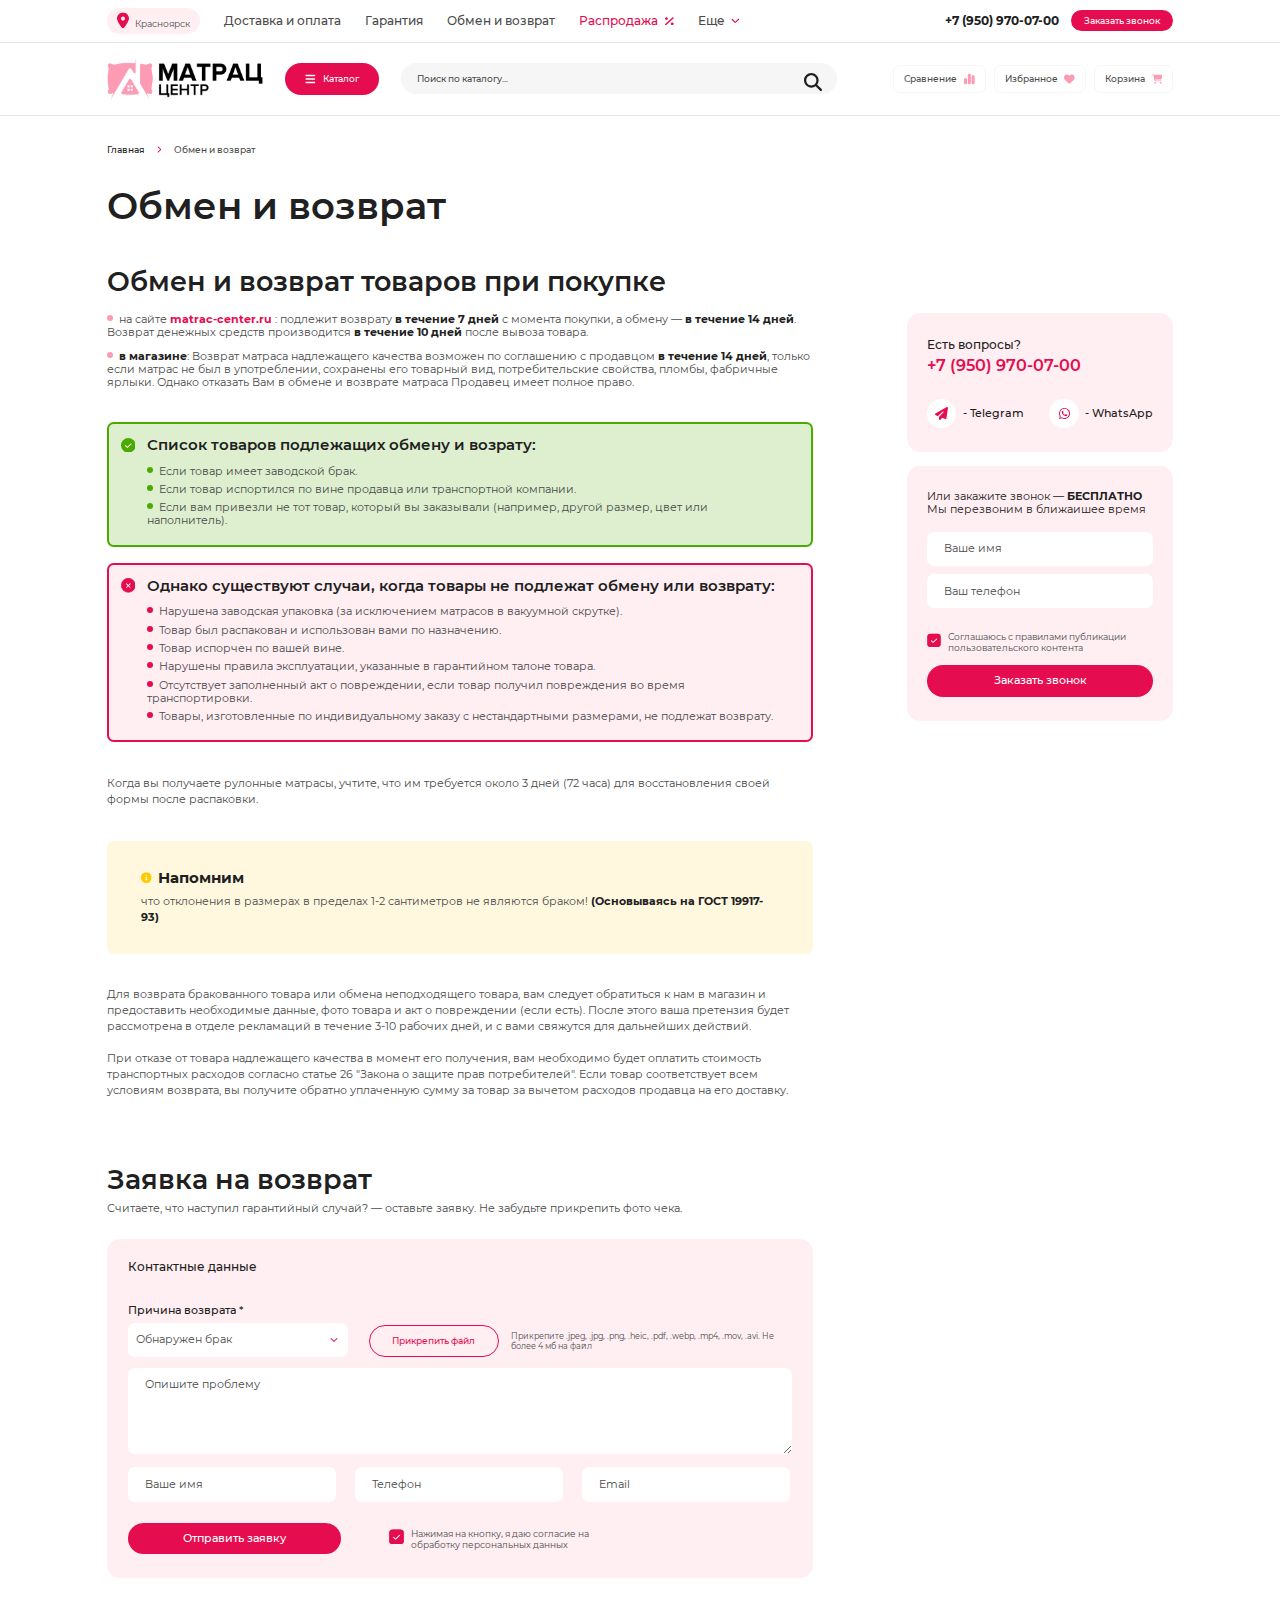
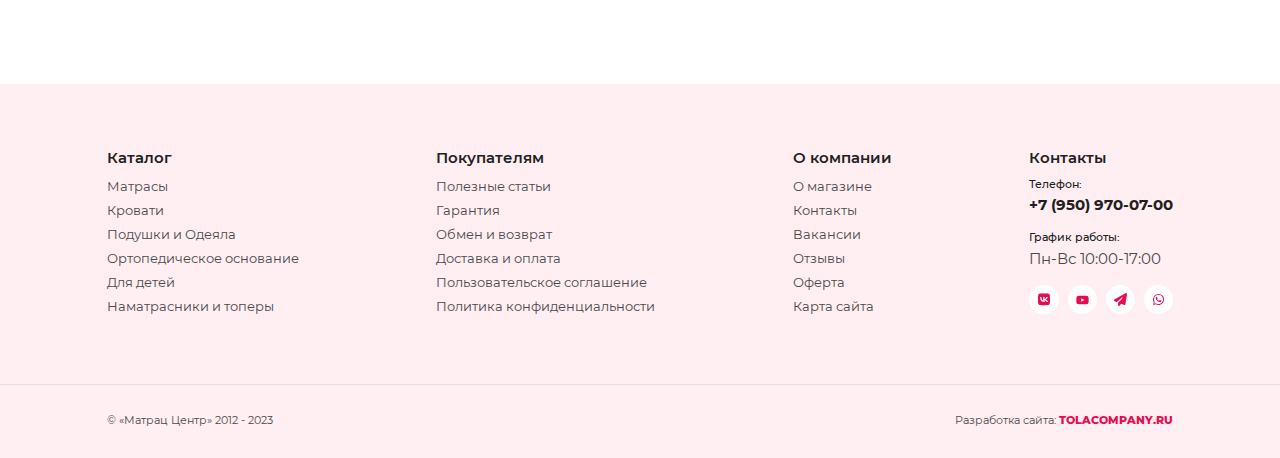
<file: refund.html>
<!DOCTYPE html>
<html lang="ru" class="page">

<head>
    <meta charset="UTF-8">
    <meta name="viewport" content="width=device-width, initial-scale=1.0">
    <title>Матрац Центр</title>
    <link href="assets/css/plugins/swiper-bundle.min.css" rel="stylesheet">
    <link rel="stylesheet" href="https://cdn.jsdelivr.net/npm/@fancyapps/ui@5.0/dist/fancybox/fancybox.css" />
    <link rel="stylesheet" href="assets/css/plugins/custom-select.css">
    <link rel="stylesheet" href="assets/css/style.css">

    <script defer src="assets/js/plugins/swiper-bundle.min.js"></script>
    <script src="https://cdn.jsdelivr.net/npm/@fancyapps/ui@5.0/dist/fancybox/fancybox.umd.js"></script>
    <script src="assets/js/plugins/jquery.custom-select.min.js" type="text/javascript"></script>
    <script src="assets/js/plugins/custom-select.min.js" type="text/javascript"></script>

    <script defer src="assets/js/script.js"></script>

</head>

<body class="page__body">
    <div class="burger-menu__wrapper burger-menu__wrapper--none">
        <div class="burger-menu__content">


            <button class="btn-reset burger" id="close-menu">
                <svg xmlns="http://www.w3.org/2000/svg" width="10" height="10" viewBox="0 0 10 10" fill="none">
                    <path
                        d="M8.92189 2.11797C9.24741 1.77617 9.24741 1.22109 8.92189 0.879297C8.59636 0.5375 8.06772 0.5375 7.7422 0.879297L5.00001 3.76133L2.25522 0.882032C1.9297 0.540235 1.40105 0.540235 1.07553 0.882032C0.75001 1.22383 0.75001 1.77891 1.07553 2.1207L3.82032 5L1.07814 7.88203C0.752614 8.22383 0.752614 8.77891 1.07814 9.1207C1.40366 9.4625 1.9323 9.4625 2.25782 9.1207L5.00001 6.23867L7.7448 9.11797C8.07032 9.45977 8.59897 9.45977 8.92449 9.11797C9.25001 8.77617 9.25001 8.22109 8.92449 7.8793L6.1797 5L8.92189 2.11797Z"
                        fill="white" />
                </svg>
            </button>
            <div class="burger-menu__inner">
                <nav class="burger-menu__nav">
                    <ul class="list-reset burger-menu__list">
                        <li class="burger-menu__item"><a href="#" class="burger-menu__link">Доставка и оплата</a></li>
                        <li class="burger-menu__item"><a href="#" class="burger-menu__link">Гарантия</a></li>
                        <li class="burger-menu__item"><a href="#" class="burger-menu__link">Обмен и возврат</a></li>
                        <li class="burger-menu__item"><a href="#"
                                class="burger-menu__link header-top-menu__item--sales"><span>Распродажа</span>
                                <svg xmlns="http://www.w3.org/2000/svg" width="10" height="12" viewBox="0 0 10 12"
                                    fill="none">
                                    <g clip-path="url(#clip0_32_13)">
                                        <path
                                            d="M9.75521 2.77969C10.0807 2.48672 10.0807 2.01094 9.75521 1.71797C9.42969 1.425 8.90104 1.425 8.57552 1.71797L0.242188 9.21797C-0.0833334 9.51094 -0.0833334 9.98672 0.242188 10.2797C0.567708 10.5727 1.09635 10.5727 1.42188 10.2797L9.75521 2.77969ZM3.33333 3C3.33333 2.60217 3.15774 2.22064 2.84518 1.93934C2.53262 1.65803 2.10869 1.5 1.66667 1.5C1.22464 1.5 0.800716 1.65803 0.488155 1.93934C0.175595 2.22064 -4.77303e-09 2.60217 -4.77303e-09 3C-4.77303e-09 3.39782 0.175595 3.77936 0.488155 4.06066C0.800716 4.34196 1.22464 4.5 1.66667 4.5C2.10869 4.5 2.53262 4.34196 2.84518 4.06066C3.15774 3.77936 3.33333 3.39782 3.33333 3ZM10 9C10 8.60218 9.82441 8.22064 9.51185 7.93934C9.19929 7.65804 8.77536 7.5 8.33333 7.5C7.89131 7.5 7.46738 7.65804 7.15482 7.93934C6.84226 8.22064 6.66667 8.60218 6.66667 9C6.66667 9.39782 6.84226 9.77936 7.15482 10.0607C7.46738 10.342 7.89131 10.5 8.33333 10.5C8.77536 10.5 9.19929 10.342 9.51185 10.0607C9.82441 9.77936 10 9.39782 10 9Z"
                                            fill="#E50C4F" />
                                    </g>
                                    <defs>
                                        <clipPath id="clip0_32_13">
                                            <rect width="10" height="12" fill="white" />
                                        </clipPath>
                                    </defs>
                                </svg></a></li>
                        <li class="burger-menu__item"><a href="#" class="burger-menu__link">О компании</a></li>
                        <li class="burger-menu__item"><a href="#" class="burger-menu__link">Полезные статьи</a></li>
                        <li class="burger-menu__item"><a href="#" class="burger-menu__link">Вакансии</a></li>
                    </ul>
                </nav>
            </div>
        </div>
    </div>
    <header class="header">


        <div class="header__top">
            <div class="container">
                <div class="header-top__wrapper">
                    <div class="header-top__left">
                        <a class="header-top__location">
                            <svg xmlns="http://www.w3.org/2000/svg" width="12" height="17" viewBox="0 0 12 17"
                                fill="none">
                                <g clip-path="url(#clip0_41_23)">
                                    <path
                                        d="M6.74062 16.1C8.34375 14.0938 12 9.23125 12 6.5C12 3.1875 9.3125 0.5 6 0.5C2.6875 0.5 0 3.1875 0 6.5C0 9.23125 3.65625 14.0938 5.25938 16.1C5.64375 16.5781 6.35625 16.5781 6.74062 16.1ZM6 4.5C6.53043 4.5 7.03914 4.71071 7.41421 5.08579C7.78929 5.46086 8 5.96957 8 6.5C8 7.03043 7.78929 7.53914 7.41421 7.91421C7.03914 8.28929 6.53043 8.5 6 8.5C5.46957 8.5 4.96086 8.28929 4.58579 7.91421C4.21071 7.53914 4 7.03043 4 6.5C4 5.96957 4.21071 5.46086 4.58579 5.08579C4.96086 4.71071 5.46957 4.5 6 4.5Z"
                                        fill="#E50C4F" />
                                </g>
                                <defs>
                                    <clipPath id="clip0_41_23">
                                        <rect width="12" height="16" fill="white" transform="translate(0 0.5)" />
                                    </clipPath>
                                </defs>
                            </svg>
                            <span>Красноярск</span>
                        </a>
                        <nav class="header-top__nav">
                            <ul class="header-top__menu header-top__menu--desctop list-reset">
                                <li class="header-top-menu__item"><a class="header-top-menu__link" href="#">Доставка и
                                        оплата</a></li>
                                <li class="header-top-menu__item"><a class="header-top-menu__link" href="#">Гарантия</a>
                                </li>
                                <li class="header-top-menu__item"><a class="header-top-menu__link" href="#">Обмен и
                                        возврат</a></li>
                                <li class="header-top-menu__item header-top-menu__item--sales"><a
                                        class="header-top-menu__link" href="#"><span>Распродажа
                                            <svg xmlns="http://www.w3.org/2000/svg" width="10" height="12"
                                                viewBox="0 0 10 12" fill="none">
                                                <g clip-path="url(#clip0_32_13)">
                                                    <path
                                                        d="M9.75521 2.77969C10.0807 2.48672 10.0807 2.01094 9.75521 1.71797C9.42969 1.425 8.90104 1.425 8.57552 1.71797L0.242188 9.21797C-0.0833334 9.51094 -0.0833334 9.98672 0.242188 10.2797C0.567708 10.5727 1.09635 10.5727 1.42188 10.2797L9.75521 2.77969ZM3.33333 3C3.33333 2.60217 3.15774 2.22064 2.84518 1.93934C2.53262 1.65803 2.10869 1.5 1.66667 1.5C1.22464 1.5 0.800716 1.65803 0.488155 1.93934C0.175595 2.22064 -4.77303e-09 2.60217 -4.77303e-09 3C-4.77303e-09 3.39782 0.175595 3.77936 0.488155 4.06066C0.800716 4.34196 1.22464 4.5 1.66667 4.5C2.10869 4.5 2.53262 4.34196 2.84518 4.06066C3.15774 3.77936 3.33333 3.39782 3.33333 3ZM10 9C10 8.60218 9.82441 8.22064 9.51185 7.93934C9.19929 7.65804 8.77536 7.5 8.33333 7.5C7.89131 7.5 7.46738 7.65804 7.15482 7.93934C6.84226 8.22064 6.66667 8.60218 6.66667 9C6.66667 9.39782 6.84226 9.77936 7.15482 10.0607C7.46738 10.342 7.89131 10.5 8.33333 10.5C8.77536 10.5 9.19929 10.342 9.51185 10.0607C9.82441 9.77936 10 9.39782 10 9Z"
                                                        fill="#E50C4F" />
                                                </g>
                                                <defs>
                                                    <clipPath id="clip0_32_13">
                                                        <rect width="10" height="12" fill="white" />
                                                    </clipPath>
                                                </defs>
                                            </svg></span></a></li>
                                <li class="header-top-menu__item header-top-menu__item--dropdown">
                                    <a class="header-top-menu__link" href="#">Еще<svg xmlns="http://www.w3.org/2000/svg"
                                            width="13" height="13" viewBox="0 0 13 13" fill="none">
                                            <path
                                                d="M5.92612 10.3238C6.24351 10.6412 6.75894 10.6412 7.07632 10.3238L11.9513 5.44883C12.2687 5.13145 12.2687 4.61602 11.9513 4.29863C11.6339 3.98125 11.1185 3.98125 10.8011 4.29863L6.49995 8.59981L2.19878 4.30117C1.8814 3.98379 1.36597 3.98379 1.04858 4.30117C0.731201 4.61856 0.731201 5.13399 1.04858 5.45137L5.92358 10.3264L5.92612 10.3238Z"
                                                fill="#E50C4F" />
                                        </svg></a>
                                    <div class="header-top-menu__dropdown">
                                        <ul class="header-top-menu-dropdown__list list-reset">
                                            <li class="header-top-menu-dropdown__item"><a
                                                    class="header-top-menu-dropdown__link" href="#">О компании</a></li>
                                            <li class="header-top-menu-dropdown__item"><a
                                                    class="header-top-menu-dropdown__link" href="#">Полезные статьи</a>
                                            </li>
                                            <li class="header-top-menu-dropdown__item"><a
                                                    class="header-top-menu-dropdown__link" href="#">Вакансии</a></li>
                                        </ul>
                                    </div>
                                </li>
                            </ul>
                        </nav>
                    </div>
                    <div class="header-top__contacts">
                        <a class="header-top__phone" href="tel:+79509700700">+7 (950) 970-07-00</a>
                        <button class="header-top__btn btn-reset main-btn main-btn__small">Заказать звонок</button>
                    </div>
                </div>

            </div>
        </div>

        <div class="header__bottom">
            <div class="container">
                <div class="header-bottom__wrapper">
                    <img class="header__logo" src="assets/img/base/header-logo.png" alt="Матрац Центр"
                        title="Матрац Центр">
                    <button class="header__catalog header__catalog--desctop btn-reset main-btn"><svg
                            xmlns="http://www.w3.org/2000/svg" width="14" height="17" viewBox="0 0 14 17" fill="none">
                            <path
                                d="M0 3.5C0 2.94687 0.446875 2.5 1 2.5H13C13.5531 2.5 14 2.94687 14 3.5C14 4.05313 13.5531 4.5 13 4.5H1C0.446875 4.5 0 4.05313 0 3.5ZM0 8.5C0 7.94688 0.446875 7.5 1 7.5H13C13.5531 7.5 14 7.94688 14 8.5C14 9.05312 13.5531 9.5 13 9.5H1C0.446875 9.5 0 9.05312 0 8.5ZM14 13.5C14 14.0531 13.5531 14.5 13 14.5H1C0.446875 14.5 0 14.0531 0 13.5C0 12.9469 0.446875 12.5 1 12.5H13C13.5531 12.5 14 12.9469 14 13.5Z"
                                fill="white" />
                        </svg>Каталог</button>
                    <div class="header-search__wrapper">
                        <input type="text" class="header__search input-reset" placeholder="Поиск по каталогу...">
                        <button class="btn-reset">
                            <svg xmlns="http://www.w3.org/2000/svg" width="18" height="18" viewBox="0 0 18 18"
                                fill="none">
                                <g clip-path="url(#clip0_32_29)">
                                    <path
                                        d="M14.625 7.3125C14.625 8.92617 14.1012 10.4168 13.2188 11.6262L17.6695 16.0805C18.109 16.5199 18.109 17.2336 17.6695 17.673C17.2301 18.1125 16.5164 18.1125 16.077 17.673L11.6262 13.2188C10.4168 14.1047 8.92617 14.625 7.3125 14.625C3.27305 14.625 0 11.352 0 7.3125C0 3.27305 3.27305 0 7.3125 0C11.352 0 14.625 3.27305 14.625 7.3125ZM7.3125 12.375C7.97732 12.375 8.63562 12.2441 9.24984 11.9896C9.86405 11.7352 10.4221 11.3623 10.8922 10.8922C11.3623 10.4221 11.7352 9.86405 11.9896 9.24984C12.2441 8.63562 12.375 7.97732 12.375 7.3125C12.375 6.64768 12.2441 5.98938 11.9896 5.37516C11.7352 4.76095 11.3623 4.20287 10.8922 3.73277C10.4221 3.26268 9.86405 2.88977 9.24984 2.63536C8.63562 2.38095 7.97732 2.25 7.3125 2.25C6.64768 2.25 5.98938 2.38095 5.37516 2.63536C4.76095 2.88977 4.20287 3.26268 3.73277 3.73277C3.26268 4.20287 2.88977 4.76095 2.63536 5.37516C2.38095 5.98938 2.25 6.64768 2.25 7.3125C2.25 7.97732 2.38095 8.63562 2.63536 9.24984C2.88977 9.86405 3.26268 10.4221 3.73277 10.8922C4.20287 11.3623 4.76095 11.7352 5.37516 11.9896C5.98938 12.2441 6.64768 12.375 7.3125 12.375Z"
                                        fill="#202020" />
                                </g>
                                <defs>
                                    <clipPath id="clip0_32_29">
                                        <rect width="18" height="18" fill="white" />
                                    </clipPath>
                                </defs>
                            </svg>
                        </button>

                    </div>
                    <button class="burger btn-reset" id="burger">
                        <svg xmlns="http://www.w3.org/2000/svg" width="12" height="14" viewBox="0 0 12 14" fill="none">
                            <path
                                d="M0 2.625C0 2.14102 0.383036 1.75 0.857143 1.75H11.1429C11.617 1.75 12 2.14102 12 2.625C12 3.10898 11.617 3.5 11.1429 3.5H0.857143C0.383036 3.5 0 3.10898 0 2.625ZM0 7C0 6.51602 0.383036 6.125 0.857143 6.125H11.1429C11.617 6.125 12 6.51602 12 7C12 7.48398 11.617 7.875 11.1429 7.875H0.857143C0.383036 7.875 0 7.48398 0 7ZM12 11.375C12 11.859 11.617 12.25 11.1429 12.25H0.857143C0.383036 12.25 0 11.859 0 11.375C0 10.891 0.383036 10.5 0.857143 10.5H11.1429C11.617 10.5 12 10.891 12 11.375Z"
                                fill="white" />
                        </svg>
                    </button>
                    <ul class="header-bottom__list header-bottom__list--desctop list-reset">
                        <li class="header-bottom__item"><a href="#" class="header-bottom__link">Сравнение <svg
                                    xmlns="http://www.w3.org/2000/svg" width="18" height="20" viewBox="0 0 18 20"
                                    fill="none">
                                    <path
                                        d="M6.42857 3.125C6.42857 2.08984 7.29241 1.25 8.35714 1.25H9.64286C10.7076 1.25 11.5714 2.08984 11.5714 3.125V16.875C11.5714 17.9102 10.7076 18.75 9.64286 18.75H8.35714C7.29241 18.75 6.42857 17.9102 6.42857 16.875V3.125ZM0 10.625C0 9.58984 0.863839 8.75 1.92857 8.75H3.21429C4.27902 8.75 5.14286 9.58984 5.14286 10.625V16.875C5.14286 17.9102 4.27902 18.75 3.21429 18.75H1.92857C0.863839 18.75 0 17.9102 0 16.875V10.625ZM14.7857 3.75H16.0714C17.1362 3.75 18 4.58984 18 5.625V16.875C18 17.9102 17.1362 18.75 16.0714 18.75H14.7857C13.721 18.75 12.8571 17.9102 12.8571 16.875V5.625C12.8571 4.58984 13.721 3.75 14.7857 3.75Z"
                                        fill="#FC9BB3" />
                                </svg></a> </li>
                        <li class="header-bottom__item"><a href="#" class="header-bottom__link">Избранное <svg
                                    xmlns="http://www.w3.org/2000/svg" width="20" height="20" viewBox="0 0 20 20"
                                    fill="none">
                                    <path
                                        d="M1.85938 11.7344L8.91797 18.3242C9.21094 18.5977 9.59766 18.75 10 18.75C10.4023 18.75 10.7891 18.5977 11.082 18.3242L18.1406 11.7344C19.3281 10.6289 20 9.07813 20 7.45703V7.23047C20 4.5 18.0273 2.17188 15.3359 1.72266C13.5547 1.42578 11.7422 2.00782 10.4688 3.28125L10 3.75L9.53125 3.28125C8.25781 2.00782 6.44531 1.42578 4.66406 1.72266C1.97266 2.17188 0 4.5 0 7.23047V7.45703C0 9.07813 0.671875 10.6289 1.85938 11.7344Z"
                                        fill="#FC9BB3" />
                                </svg></a> </li>
                        <li class="header-bottom__item"><a href="#" class="header-bottom__link">Корзина <svg
                                    xmlns="http://www.w3.org/2000/svg" width="18" height="16" viewBox="0 0 18 16"
                                    fill="none">
                                    <g clip-path="url(#clip0_32_42)">
                                        <path
                                            d="M0 0.75C0 0.334375 0.334375 0 0.75 0H2.17188C2.85938 0 3.46875 0.4 3.75312 1H16.5969C17.4187 1 18.0188 1.78125 17.8031 2.575L16.5219 7.33437C16.2563 8.31563 15.3656 9 14.35 9H5.33437L5.50313 9.89062C5.57188 10.2437 5.88125 10.5 6.24062 10.5H15.25C15.6656 10.5 16 10.8344 16 11.25C16 11.6656 15.6656 12 15.25 12H6.24062C5.15938 12 4.23125 11.2312 4.03125 10.1719L2.41875 1.70312C2.39688 1.58438 2.29375 1.5 2.17188 1.5H0.75C0.334375 1.5 0 1.16562 0 0.75ZM4 14.5C4 14.303 4.0388 14.108 4.11418 13.926C4.18956 13.744 4.30005 13.5786 4.43934 13.4393C4.57863 13.3001 4.74399 13.1896 4.92597 13.1142C5.10796 13.0388 5.30302 13 5.5 13C5.69698 13 5.89204 13.0388 6.07403 13.1142C6.25601 13.1896 6.42137 13.3001 6.56066 13.4393C6.69995 13.5786 6.81044 13.744 6.88582 13.926C6.9612 14.108 7 14.303 7 14.5C7 14.697 6.9612 14.892 6.88582 15.074C6.81044 15.256 6.69995 15.4214 6.56066 15.5607C6.42137 15.6999 6.25601 15.8104 6.07403 15.8858C5.89204 15.9612 5.69698 16 5.5 16C5.30302 16 5.10796 15.9612 4.92597 15.8858C4.74399 15.8104 4.57863 15.6999 4.43934 15.5607C4.30005 15.4214 4.18956 15.256 4.11418 15.074C4.0388 14.892 4 14.697 4 14.5ZM14.5 13C14.8978 13 15.2794 13.158 15.5607 13.4393C15.842 13.7206 16 14.1022 16 14.5C16 14.8978 15.842 15.2794 15.5607 15.5607C15.2794 15.842 14.8978 16 14.5 16C14.1022 16 13.7206 15.842 13.4393 15.5607C13.158 15.2794 13 14.8978 13 14.5C13 14.1022 13.158 13.7206 13.4393 13.4393C13.7206 13.158 14.1022 13 14.5 13Z"
                                            fill="#FC9BB3" />
                                    </g>
                                    <defs>
                                        <clipPath id="clip0_32_42">
                                            <rect width="18" height="16" fill="white" />
                                        </clipPath>
                                    </defs>
                                </svg></a> </li>
                    </ul>
                </div>

            </div>
        </div>
        <div class="header__panel">
            <div class="container">
                <nav class="header-panel__nav">
                    <ul class="header-panel__list list-reset">
                        <li class="header-panel__item"><a class="header-panel__link header-panel__link--pink" href="">
                                <svg xmlns="http://www.w3.org/2000/svg" width="15" height="16" viewBox="0 0 15 16" fill="none">
                                    <g clip-path="url(#clip0_121_696)">
                                        <path
                                            d="M0.5 3C0.5 2.44687 0.946875 2 1.5 2H13.5C14.0531 2 14.5 2.44687 14.5 3C14.5 3.55313 14.0531 4 13.5 4H1.5C0.946875 4 0.5 3.55313 0.5 3ZM0.5 8C0.5 7.44688 0.946875 7 1.5 7H13.5C14.0531 7 14.5 7.44688 14.5 8C14.5 8.55312 14.0531 9 13.5 9H1.5C0.946875 9 0.5 8.55312 0.5 8ZM14.5 13C14.5 13.5531 14.0531 14 13.5 14H1.5C0.946875 14 0.5 13.5531 0.5 13C0.5 12.4469 0.946875 12 1.5 12H13.5C14.0531 12 14.5 12.4469 14.5 13Z"
                                            fill="white" />
                                    </g>
                                    <defs>
                                        <clipPath id="clip0_121_696">
                                            <rect width="14" height="16" fill="white" transform="translate(0.5)" />
                                        </clipPath>
                                    </defs>
                                </svg>
                                <span>Каталог</span></a></li>
                        <li class="header-panel__item"><a class="header-panel__link" href=""><svg
                                    xmlns="http://www.w3.org/2000/svg" width="18" height="20" viewBox="0 0 18 20" fill="none">
                                    <path
                                        d="M6.42857 3.125C6.42857 2.08984 7.29241 1.25 8.35714 1.25H9.64286C10.7076 1.25 11.5714 2.08984 11.5714 3.125V16.875C11.5714 17.9102 10.7076 18.75 9.64286 18.75H8.35714C7.29241 18.75 6.42857 17.9102 6.42857 16.875V3.125ZM0 10.625C0 9.58984 0.863839 8.75 1.92857 8.75H3.21429C4.27902 8.75 5.14286 9.58984 5.14286 10.625V16.875C5.14286 17.9102 4.27902 18.75 3.21429 18.75H1.92857C0.863839 18.75 0 17.9102 0 16.875V10.625ZM14.7857 3.75H16.0714C17.1362 3.75 18 4.58984 18 5.625V16.875C18 17.9102 17.1362 18.75 16.0714 18.75H14.7857C13.721 18.75 12.8571 17.9102 12.8571 16.875V5.625C12.8571 4.58984 13.721 3.75 14.7857 3.75Z"
                                        fill="#FC9BB3" />
                                </svg> <span>Сравнение</span></a></li>
                        <li class="header-panel__item"><a class="header-panel__link" href="">
                                <svg xmlns="http://www.w3.org/2000/svg" width="20" height="20" viewBox="0 0 20 20" fill="none">
                                    <path
                                        d="M1.85938 11.7344L8.91797 18.3242C9.21094 18.5977 9.59766 18.75 10 18.75C10.4023 18.75 10.7891 18.5977 11.082 18.3242L18.1406 11.7344C19.3281 10.6289 20 9.07813 20 7.45703V7.23047C20 4.5 18.0273 2.17188 15.3359 1.72266C13.5547 1.42578 11.7422 2.00782 10.4688 3.28125L10 3.75L9.53125 3.28125C8.25781 2.00782 6.44531 1.42578 4.66406 1.72266C1.97266 2.17188 0 4.5 0 7.23047V7.45703C0 9.07813 0.671875 10.6289 1.85938 11.7344Z"
                                        fill="#FC9BB3" />
                                </svg>
                                <span>Избранное</a></span></li>
                        <li class="header-panel__item"><a class="header-panel__link" href="">
                                <svg xmlns="http://www.w3.org/2000/svg" width="18" height="16" viewBox="0 0 18 16" fill="none">
                                    <g clip-path="url(#clip0_32_42)">
                                        <path
                                            d="M0 0.75C0 0.334375 0.334375 0 0.75 0H2.17188C2.85938 0 3.46875 0.4 3.75312 1H16.5969C17.4187 1 18.0188 1.78125 17.8031 2.575L16.5219 7.33437C16.2563 8.31563 15.3656 9 14.35 9H5.33437L5.50313 9.89062C5.57188 10.2437 5.88125 10.5 6.24062 10.5H15.25C15.6656 10.5 16 10.8344 16 11.25C16 11.6656 15.6656 12 15.25 12H6.24062C5.15938 12 4.23125 11.2312 4.03125 10.1719L2.41875 1.70312C2.39688 1.58438 2.29375 1.5 2.17188 1.5H0.75C0.334375 1.5 0 1.16562 0 0.75ZM4 14.5C4 14.303 4.0388 14.108 4.11418 13.926C4.18956 13.744 4.30005 13.5786 4.43934 13.4393C4.57863 13.3001 4.74399 13.1896 4.92597 13.1142C5.10796 13.0388 5.30302 13 5.5 13C5.69698 13 5.89204 13.0388 6.07403 13.1142C6.25601 13.1896 6.42137 13.3001 6.56066 13.4393C6.69995 13.5786 6.81044 13.744 6.88582 13.926C6.9612 14.108 7 14.303 7 14.5C7 14.697 6.9612 14.892 6.88582 15.074C6.81044 15.256 6.69995 15.4214 6.56066 15.5607C6.42137 15.6999 6.25601 15.8104 6.07403 15.8858C5.89204 15.9612 5.69698 16 5.5 16C5.30302 16 5.10796 15.9612 4.92597 15.8858C4.74399 15.8104 4.57863 15.6999 4.43934 15.5607C4.30005 15.4214 4.18956 15.256 4.11418 15.074C4.0388 14.892 4 14.697 4 14.5ZM14.5 13C14.8978 13 15.2794 13.158 15.5607 13.4393C15.842 13.7206 16 14.1022 16 14.5C16 14.8978 15.842 15.2794 15.5607 15.5607C15.2794 15.842 14.8978 16 14.5 16C14.1022 16 13.7206 15.842 13.4393 15.5607C13.158 15.2794 13 14.8978 13 14.5C13 14.1022 13.158 13.7206 13.4393 13.4393C13.7206 13.158 14.1022 13 14.5 13Z"
                                            fill="#FC9BB3" />
                                    </g>
                                    <defs>
                                        <clipPath id="clip0_32_42">
                                            <rect width="18" height="16" fill="white" />
                                        </clipPath>
                                    </defs>
                                </svg>
                                <span>Корзина</span></a></li>
                    </ul>
                </nav>
            </div>
        </div>

    </header>
    <main class="main">
        <div class="breadcrumbs">
            <div class="container">
                <ul class="breadcrumbs__list list-reset" itemscope itemtype="https://schema.org/BreadcrumbList">
                    <li class="breadcrumbs__item" itemprop="itemListElement" itemscope
                        itemtype="https://schema.org/ListItem">
                        <a class="breadcrumbs__link" href="/" title="Главная" itemprop="item">
                            <span itemprop="name">Главная</span>
                            <meta itemprop="position" content="0">
                        </a>
                    </li>
                    <li class="breadcrumbs__item" itemprop="itemListElement" itemscope
                        itemtype="https://schema.org/ListItem">
                        <p class="breadcrumbs__link breadcrumbs__last" title="Обмен и возврат" itemprop="item">
                            <span itemprop="name">Обмен и возврат</span>
                            <meta itemprop="position" content="1">
                        </p>
                    </li>
                </ul>
            </div>
        </div>
        <section class="delivery-payment">
            <div class="container">
                <h1 class="h1-title title contacts-main__title">Обмен и возврат</h1>
                <h2 class="title refund-main__title">Обмен и возврат товаров при покупке</h2>
                <div class="delivery-payment__wrapper">
                    <div class="delivery-payment__inner">
                        <div class="custom-text custom-text-block">
                            <ul>
                                <li>на сайте <strong><a href="matrac-center.ru">matrac-center.ru</a></strong> : подлежит
                                    возврату <strong>в течение 7 дней</strong> с момента покупки, а обмену — <strong>в
                                        течение 14 дней</strong>.
                                    Возврат денежных средств производится <strong>в течение 10 дней</strong> после
                                    вывоза товара.</li>
                                <li><strong>в магазине</strong>: Возврат матраса надлежащего качества возможен по
                                    соглашению с продавцом <strong>в течение 14 дней</strong>, только если
                                    матрас не был в употреблении, сохранены его товарный вид, потребительские свойства,
                                    пломбы, фабричные ярлыки. Однако
                                    отказать Вам в обмене и возврате матраса Продавец имеет полное право.</li>
                            </ul>
                        </div>
                        <div class="custom-text custom-text-block">
                            <div class="warning-block warning-block-green">
                                <h2><svg width="22" height="22" viewBox="0 0 22 22" fill="none"
                                        xmlns="http://www.w3.org/2000/svg">
                                        <rect width="22" height="22" rx="11" fill="#4BAA00" />
                                        <g clip-path="url(#clip0_106_1697)">
                                            <path
                                                d="M15.7899 8.26447C16.0689 8.53302 16.0689 8.96915 15.7899 9.23771L10.0756 14.7377C9.7966 15.0063 9.34347 15.0063 9.06445 14.7377L6.20731 11.9877C5.92829 11.7192 5.92829 11.283 6.20731 11.0145C6.48633 10.7459 6.93945 10.7459 7.21847 11.0145L9.57115 13.2768L14.781 8.26447C15.06 7.99591 15.5131 7.99591 15.7921 8.26447H15.7899Z"
                                                fill="white" />
                                        </g>
                                        <defs>
                                            <clipPath id="clip0_106_1697">
                                                <rect width="10" height="11" fill="white" transform="translate(6 6)" />
                                            </clipPath>
                                        </defs>
                                    </svg>Список товаров подлежащих обмену и возрату:</h2>
                                <ul>
                                    <li>Если товар имеет заводской брак.</li>
                                    <li>Если товар испортился по вине продавца или транспортной компании.</li>
                                    <li>Если вам привезли не тот товар, который вы заказывали (например, другой размер,
                                        цвет или наполнитель).</li>
                                </ul>
                            </div>
                            <div class="warning-block">
                                <h2><svg width="22" height="22" viewBox="0 0 22 22" fill="none"
                                        xmlns="http://www.w3.org/2000/svg">
                                        <rect x="0.5" y="0.5" width="21" height="21" rx="10.5" fill="#E50C4F" />
                                        <path
                                            d="M14.1384 9.23557C14.3988 8.96702 14.3988 8.53088 14.1384 8.26233C13.878 7.99377 13.4551 7.99377 13.1947 8.26233L11.0009 10.5268L8.80508 8.26448C8.54466 7.99592 8.12174 7.99592 7.86133 8.26448C7.60091 8.53303 7.60091 8.96916 7.86133 9.23772L10.0572 11.5L7.86341 13.7645C7.60299 14.033 7.60299 14.4692 7.86341 14.7377C8.12383 15.0063 8.54674 15.0063 8.80716 14.7377L11.0009 12.4733L13.1967 14.7356C13.4572 15.0041 13.8801 15.0041 14.1405 14.7356C14.4009 14.467 14.4009 14.0309 14.1405 13.7623L11.9447 11.5L14.1384 9.23557Z"
                                            fill="white" />
                                        <rect x="0.5" y="0.5" width="21" height="21" rx="10.5" stroke="#E50C4F" />
                                    </svg>Однако существуют случаи, когда товары не подлежат обмену или возврату:</h2>
                                <ul>
                                    <li>Нарушена заводская упаковка (за исключением матрасов в вакуумной скрутке).</li>
                                    <li>Товар был распакован и использован вами по назначению.</li>
                                    <li>Товар испорчен по вашей вине.</li>
                                    <li>Нарушены правила эксплуатации, указанные в гарантийном талоне товара.</li>
                                    <li>Отсутствует заполненный акт о повреждении, если товар получил повреждения во
                                        время транспортировки.</li>
                                    <li>Товары, изготовленные по индивидуальному заказу с нестандартными размерами, не
                                        подлежат возврату.</li>
                                </ul>
                            </div>
                        </div>
                        <div class="custom-text custom-text-block">
                            <p>Когда вы получаете рулонные матрасы, учтите, что им требуется около 3 дней (72 часа) для
                                восстановления своей формы
                                после распаковки.</p>
                        </div>
                        <div class="red-block yellow-block custom-text custom-text-block">
                            <h2><svg xmlns="http://www.w3.org/2000/svg" width="17" height="18" viewBox="0 0 17 18"
                                    fill="none">
                                    <g clip-path="url(#clip0_93_1356)">
                                        <path
                                            d="M8.5 17.5C10.7543 17.5 12.9163 16.6045 14.5104 15.0104C16.1045 13.4163 17 11.2543 17 9C17 6.74566 16.1045 4.58365 14.5104 2.98959C12.9163 1.39553 10.7543 0.5 8.5 0.5C6.24566 0.5 4.08365 1.39553 2.48959 2.98959C0.895533 4.58365 0 6.74566 0 9C0 11.2543 0.895533 13.4163 2.48959 15.0104C4.08365 16.6045 6.24566 17.5 8.5 17.5ZM7.17188 11.6562H7.96875V9.53125H7.17188C6.73027 9.53125 6.375 9.17598 6.375 8.73438C6.375 8.29277 6.73027 7.9375 7.17188 7.9375H8.76562C9.20723 7.9375 9.5625 8.29277 9.5625 8.73438V11.6562H9.82812C10.2697 11.6562 10.625 12.0115 10.625 12.4531C10.625 12.8947 10.2697 13.25 9.82812 13.25H7.17188C6.73027 13.25 6.375 12.8947 6.375 12.4531C6.375 12.0115 6.73027 11.6562 7.17188 11.6562ZM8.5 4.75C8.78179 4.75 9.05204 4.86194 9.2513 5.0612C9.45056 5.26046 9.5625 5.53071 9.5625 5.8125C9.5625 6.09429 9.45056 6.36454 9.2513 6.5638C9.05204 6.76306 8.78179 6.875 8.5 6.875C8.21821 6.875 7.94796 6.76306 7.7487 6.5638C7.54944 6.36454 7.4375 6.09429 7.4375 5.8125C7.4375 5.53071 7.54944 5.26046 7.7487 5.0612C7.94796 4.86194 8.21821 4.75 8.5 4.75Z"
                                            fill="#FFCA00" />
                                    </g>
                                    <defs>
                                        <clipPath id="clip0_93_1356">
                                            <rect width="17" height="17" fill="white" transform="translate(0 0.5)" />
                                        </clipPath>
                                    </defs>
                                </svg>Напомним</h2>
                            <p>что отклонения в размерах в пределах 1-2 сантиметров не являются браком!
                                <strong>(Основываясь на ГОСТ 19917-93)</strong>
                            </p>
                        </div>
                        <div class="custom-text custom-text-block">
                            <p>Для возврата бракованного товара или обмена неподходящего товара, вам следует обратиться
                                к нам в магазин и предоставить
                                необходимые данные, фото товара и акт о повреждении (если есть). После этого ваша
                                претензия будет рассмотрена в отделе
                                рекламаций в течение 3-10 рабочих дней, и с вами свяжутся для дальнейших действий.</p>
                            <p>При отказе от товара надлежащего качества в момент его получения, вам необходимо будет
                                оплатить стоимость транспортных
                                расходов согласно статье 26 "Закона о защите прав потребителей". Если товар
                                соответствует всем условиям возврата, вы
                                получите обратно уплаченную сумму за товар за вычетом расходов продавца на его доставку.
                            </p>
                        </div>
                        <div class="refund__form">
                            <div class="refind-form__top">
                                <h2 class="title refund-form__title">Заявка на возврат</h2>
                                <p class="refund-form__text">Считаете, что наступил гарантийный случай? — оставьте
                                    заявку. Не забудьте прикрепить фото чека.</p>
                            </div>
                            <form action="#" class="refund-form__form">
                                <h3 class="refund-form__subtitle">Контактные данные</h3>
                                <div class="refund__inner">
                                    <div class="refund-field__elem">

                                        <label class="refund__label">Причина возврата *</label>
                                        <select>
                                            <option value="">Обнаружен брак</option>
                                            <option value="0">2</option>
                                            <option value="1">3</option>
                                        </select>
                                    </div>
                                    <div class="form__input--box refund--box" id="upload-container">
                                        <input id="file-input" type="file" name="file" multiple>
                                        <label class="form__input--file main-btn--white main-btn--pink input-reset">Прикрепить файл</label>
                                        <span>Прикрепите .jpeg, .jpg, .png, .heic, .pdf, .webp, .mp4, .mov, .avi. Не более 4 мб на файл</span>
                                    </div>
                                </div>
                                <textarea name="text" class="form__input form__input--textarea form__input--textarea-refund input-reset"
                                    placeholder="Опишите проблему" rows="5"></textarea>
                                    <input class="form__input form__input--small input-reset" required type="text" placeholder="Ваше имя">
                                    <input class="form__input form__input--small input-reset" required type="tel" placeholder="Телефон">
                                    <input class="form__input form__input--small form__input--small-last input-reset" required type="email" placeholder="Email">
                                    <div class="refund__submit">
                                    <button class="form-submit__btn btn-reset main-btn">Отправить заявку</button>
                                    <div class="form-submit__acceptance">
                                        <label class="form-submit__label">
                                            <input type="checkbox" name="acceptance" checked required value="1" class="form-submit__checkbox"
                                                aria-invalid="false">
                                            <span class="form-submit__text">Нажимая на кнопку, я даю согласие на обработку персональных данных</span>
                                        </label>
                                    </div>
                                    </div>
                            </form>
                        </div>
                    </div>
                    <aside class="delivery-payment__aside aside-main">
                        <div class="contacts-aside__contacts delivery-payment-aside__contacts">
                            <h6 class="aside__title">Есть вопросы?</h6>
                            <div class="aside__flex">
                                <a href="+79509700700" class="contacts-aside__tel">+7 (950) 970-07-00</a>
                                <ul class="list-reset contacts-aside__socials">
                                    <li class="contacts-aside-socials__item"><a href=""
                                            class="contacts-aside-socials__link">
                                            <div class="contacts-socials__icon">
                                                <div class="footer-socials__icon footer-socials__icon--tg"></div>
                                            </div><span class="contacts-aside-socials__text">- Telegram</span>

                                        </a></li>
                                    <li class="contacts-aside-socials__item"><a href=""
                                            class="contacts-aside-socials__link">
                                            <div class="contacts-socials__icon">
                                                <div class="footer-socials__icon footer-socials__icon--whatsapp"></div>
                                            </div><span class="contacts-aside-socials__text">- WhatsApp</span>
                                        </a></li>
                                </ul>
                            </div>

                        </div>
                        <div class="aside__form">
                            <p class="aside-form__description">Или закажите звонок — <strong>БЕСПЛАТНО</strong> <br>Мы
                                перезвоним в ближаишее время</p>
                            <form class="form-box__form" action="#">
                                <input class="form__input input-reset" required type="text" placeholder="Ваше имя">
                                <input class="form__input input-reset" required type="tel" name=""
                                    placeholder="Ваш телефон">
                                <div class="form__submit">
                                    <div class="form-submit__acceptance">
                                        <label class="form-submit__label">
                                            <input type="checkbox" name="acceptance" checked required value="1"
                                                class="form-submit__checkbox" aria-invalid="false">
                                            <span class="form-submit__text">Соглашаюсь с правилами публикации
                                                пользовательского контента</span>
                                        </label>
                                    </div>
                                    <button class="form-submit__btn btn-reset main-btn">Заказать звонок</button>

                                </div>
                            </form>
                        </div>

                    </aside>
                </div>
            </div>
        </section>
    </main>
    <footer class="footer">
        <div class="footer__top">
            <div class="container">
                <div class="footer__info">
                    <div class="footer__col">
                        <div class="footer__caption">Каталог</div>
                        <ul class="footer__list list-reset">
                            <li class="footer__item">
                                <a href="#" class="footer__link">
                                    Матрасы
                                </a>
                            </li>
                            <li class="footer__item">
                                <a href="#" class="footer__link">
                                    Кровати
                                </a>
                            </li>
                            <li class="footer__item">
                                <a href="#" class="footer__link">
                                    Подушки и Одеяла
                                </a>
                            </li>
                            <li class="footer__item">
                                <a href="#" class="footer__link">
                                    Ортопедическое основание
                                </a>
                            </li>
                            <li class="footer__item">
                                <a href="#" class="footer__link">
                                    Для детей
                                </a>
                            </li>
                            <li class="footer__item">
                                <a href="#" class="footer__link">
                                    Наматрасники и топеры
                                </a>
                            </li>
                        </ul>
                    </div>
                    <div class="footer__col">
                        <div class="footer__caption">Покупателям</div>
                        <ul class="footer__list list-reset">
                            <li class="footer__item">
                                <a href="#" class="footer__link">
                                    Полезные статьи
                                </a>
                            </li>
                            <li class="footer__item">
                                <a href="#" class="footer__link">
                                    Гарантия
                                </a>
                            </li>
                            <li class="footer__item">
                                <a href="#" class="footer__link">
                                    Обмен и возврат
                                </a>
                            </li>
                            <li class="footer__item">
                                <a href="#" class="footer__link">
                                    Доставка и оплата
                                </a>
                            </li>
                            <li class="footer__item">
                                <a href="#" class="footer__link">
                                    Пользовательское соглашение
                                </a>
                            </li>
                            <li class="footer__item">
                                <a href="#" class="footer__link">
                                    Политика конфиденциальности
                                </a>
                            </li>
                        </ul>
                    </div>
                    <div class="footer__col">
                        <div class="footer__caption">О компании</div>
                        <ul class="footer__list list-reset">
                            <li class="footer__item">
                                <a href="#" class="footer__link">
                                    О магазине
                                </a>
                            </li>
                            <li class="footer__item">
                                <a href="#" class="footer__link">
                                    Контакты
                                </a>
                            </li>
                            <li class="footer__item">
                                <a href="#" class="footer__link">
                                    Вакансии
                                </a>
                            </li>
                            <li class="footer__item">
                                <a href="#" class="footer__link">
                                    Отзывы
                                </a>
                            </li>
                            <li class="footer__item">
                                <a href="#" class="footer__link">
                                    Оферта
                                </a>
                            </li>
                            <li class="footer__item">
                                <a href="#" class="footer__link">
                                    Карта сайта
                                </a>
                            </li>
                        </ul>
                    </div>
                    <div class="footer__col">
                        <div class="footer__caption">Контакты</div>
                        <div class="footer__block">
                            <span class="footer__label">Телефон:</span>
                            <a href="tel:+79509700700" class="footer__tel">+7 (950) 970-07-00</a>
                        </div>
                        <div class="footer__block">
                            <span class="footer__label">График работы:</span>
                            <div class="footer__text">Пн-Вс 10:00-17:00</div>

                        </div>
                        <ul class="footer__socials list-reset">
                            <li class="footer-socials__item"><a href="" class="footer-socials__link">
                                    <div class="footer-socials__icon footer-socials__icon--vk"></div>
                                </a></li>
                            <li class="footer-socials__item"><a href="" class="footer-socials__link">
                                    <div class="footer-socials__icon footer-socials__icon--youtube"></div>
                            <li class="footer-socials__item"><a href="" class="footer-socials__link">
                                    <div class="footer-socials__icon footer-socials__icon--tg"></div>
                                </a></li>
                            <li class="footer-socials__item"><a href="" class="footer-socials__link">
                                    <div class="footer-socials__icon footer-socials__icon--whatsapp"></div>
                                </a></li>
                            </a></li>
                        </ul>
                    </div>
                </div>
            </div>
        </div>
        <div class="footer__bottom">
            <div class="container">
                <div class="footer-bottom__wrapper">
                    <span class="footer-bottom__left">© «Матрац Центр» 2012 - 2023</span>
                    <div class="footer-bottom__right">Разработка сайта: <a href="https://tolacompany.ru/"
                            class="footer-bottom__link">tolacompany.ru</a></span>
                    </div>
                </div>
            </div>
    </footer>
</body>

</html>
</file>
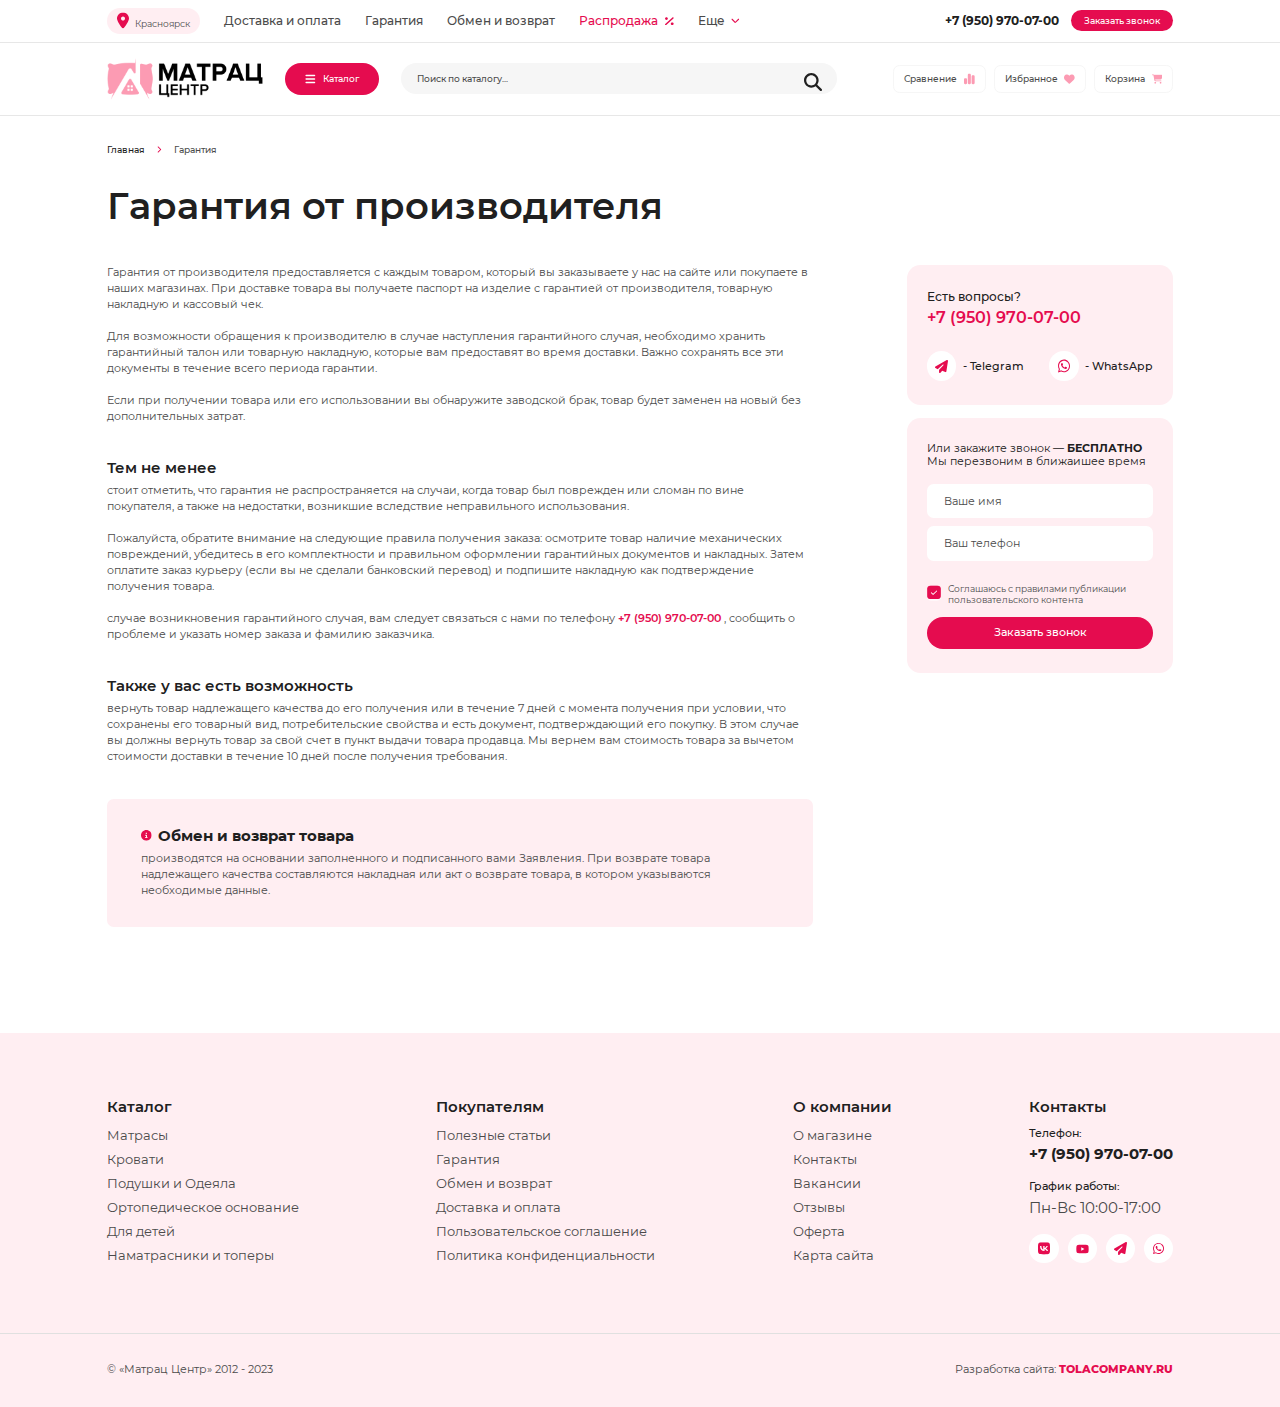
<file: security.html>
<!DOCTYPE html>
<html lang="ru" class="page">

<head>
    <meta charset="UTF-8">
    <meta name="viewport" content="width=device-width, initial-scale=1.0">
    <title>Матрац Центр</title>
    <link href="assets/css/plugins/swiper-bundle.min.css" rel="stylesheet">
    <link rel="stylesheet" href="assets/css/style.css">

    <script defer src="assets/js/plugins/swiper-bundle.min.js"></script>

    <script defer src="assets/js/script.js"></script>

</head>

<body class="page__body">
    <div class="burger-menu__wrapper burger-menu__wrapper--none">
        <div class="burger-menu__content">


            <button class="btn-reset burger" id="close-menu">
                <svg xmlns="http://www.w3.org/2000/svg" width="10" height="10" viewBox="0 0 10 10" fill="none">
                    <path
                        d="M8.92189 2.11797C9.24741 1.77617 9.24741 1.22109 8.92189 0.879297C8.59636 0.5375 8.06772 0.5375 7.7422 0.879297L5.00001 3.76133L2.25522 0.882032C1.9297 0.540235 1.40105 0.540235 1.07553 0.882032C0.75001 1.22383 0.75001 1.77891 1.07553 2.1207L3.82032 5L1.07814 7.88203C0.752614 8.22383 0.752614 8.77891 1.07814 9.1207C1.40366 9.4625 1.9323 9.4625 2.25782 9.1207L5.00001 6.23867L7.7448 9.11797C8.07032 9.45977 8.59897 9.45977 8.92449 9.11797C9.25001 8.77617 9.25001 8.22109 8.92449 7.8793L6.1797 5L8.92189 2.11797Z"
                        fill="white" />
                </svg>
            </button>
            <div class="burger-menu__inner">
                <nav class="burger-menu__nav">
                    <ul class="list-reset burger-menu__list">
                        <li class="burger-menu__item"><a href="#" class="burger-menu__link">Доставка и оплата</a></li>
                        <li class="burger-menu__item"><a href="#" class="burger-menu__link">Гарантия</a></li>
                        <li class="burger-menu__item"><a href="#" class="burger-menu__link">Обмен и возврат</a></li>
                        <li class="burger-menu__item"><a href="#"
                                class="burger-menu__link header-top-menu__item--sales"><span>Распродажа</span>
                                <svg xmlns="http://www.w3.org/2000/svg" width="10" height="12" viewBox="0 0 10 12"
                                    fill="none">
                                    <g clip-path="url(#clip0_32_13)">
                                        <path
                                            d="M9.75521 2.77969C10.0807 2.48672 10.0807 2.01094 9.75521 1.71797C9.42969 1.425 8.90104 1.425 8.57552 1.71797L0.242188 9.21797C-0.0833334 9.51094 -0.0833334 9.98672 0.242188 10.2797C0.567708 10.5727 1.09635 10.5727 1.42188 10.2797L9.75521 2.77969ZM3.33333 3C3.33333 2.60217 3.15774 2.22064 2.84518 1.93934C2.53262 1.65803 2.10869 1.5 1.66667 1.5C1.22464 1.5 0.800716 1.65803 0.488155 1.93934C0.175595 2.22064 -4.77303e-09 2.60217 -4.77303e-09 3C-4.77303e-09 3.39782 0.175595 3.77936 0.488155 4.06066C0.800716 4.34196 1.22464 4.5 1.66667 4.5C2.10869 4.5 2.53262 4.34196 2.84518 4.06066C3.15774 3.77936 3.33333 3.39782 3.33333 3ZM10 9C10 8.60218 9.82441 8.22064 9.51185 7.93934C9.19929 7.65804 8.77536 7.5 8.33333 7.5C7.89131 7.5 7.46738 7.65804 7.15482 7.93934C6.84226 8.22064 6.66667 8.60218 6.66667 9C6.66667 9.39782 6.84226 9.77936 7.15482 10.0607C7.46738 10.342 7.89131 10.5 8.33333 10.5C8.77536 10.5 9.19929 10.342 9.51185 10.0607C9.82441 9.77936 10 9.39782 10 9Z"
                                            fill="#E50C4F" />
                                    </g>
                                    <defs>
                                        <clipPath id="clip0_32_13">
                                            <rect width="10" height="12" fill="white" />
                                        </clipPath>
                                    </defs>
                                </svg></a></li>
                        <li class="burger-menu__item"><a href="#" class="burger-menu__link">О компании</a></li>
                        <li class="burger-menu__item"><a href="#" class="burger-menu__link">Полезные статьи</a></li>
                        <li class="burger-menu__item"><a href="#" class="burger-menu__link">Вакансии</a></li>
                    </ul>
                </nav>
            </div>
        </div>
    </div>
    <header class="header">


        <div class="header__top">
            <div class="container">
                <div class="header-top__wrapper">
                    <div class="header-top__left">
                        <a class="header-top__location">
                            <svg xmlns="http://www.w3.org/2000/svg" width="12" height="17" viewBox="0 0 12 17"
                                fill="none">
                                <g clip-path="url(#clip0_41_23)">
                                    <path
                                        d="M6.74062 16.1C8.34375 14.0938 12 9.23125 12 6.5C12 3.1875 9.3125 0.5 6 0.5C2.6875 0.5 0 3.1875 0 6.5C0 9.23125 3.65625 14.0938 5.25938 16.1C5.64375 16.5781 6.35625 16.5781 6.74062 16.1ZM6 4.5C6.53043 4.5 7.03914 4.71071 7.41421 5.08579C7.78929 5.46086 8 5.96957 8 6.5C8 7.03043 7.78929 7.53914 7.41421 7.91421C7.03914 8.28929 6.53043 8.5 6 8.5C5.46957 8.5 4.96086 8.28929 4.58579 7.91421C4.21071 7.53914 4 7.03043 4 6.5C4 5.96957 4.21071 5.46086 4.58579 5.08579C4.96086 4.71071 5.46957 4.5 6 4.5Z"
                                        fill="#E50C4F" />
                                </g>
                                <defs>
                                    <clipPath id="clip0_41_23">
                                        <rect width="12" height="16" fill="white" transform="translate(0 0.5)" />
                                    </clipPath>
                                </defs>
                            </svg>
                            <span>Красноярск</span>
                        </a>
                        <nav class="header-top__nav">
                            <ul class="header-top__menu header-top__menu--desctop list-reset">
                                <li class="header-top-menu__item"><a class="header-top-menu__link" href="#">Доставка и
                                        оплата</a></li>
                                <li class="header-top-menu__item"><a class="header-top-menu__link" href="#">Гарантия</a>
                                </li>
                                <li class="header-top-menu__item"><a class="header-top-menu__link" href="#">Обмен и
                                        возврат</a></li>
                                <li class="header-top-menu__item header-top-menu__item--sales"><a
                                        class="header-top-menu__link" href="#"><span>Распродажа
                                            <svg xmlns="http://www.w3.org/2000/svg" width="10" height="12"
                                                viewBox="0 0 10 12" fill="none">
                                                <g clip-path="url(#clip0_32_13)">
                                                    <path
                                                        d="M9.75521 2.77969C10.0807 2.48672 10.0807 2.01094 9.75521 1.71797C9.42969 1.425 8.90104 1.425 8.57552 1.71797L0.242188 9.21797C-0.0833334 9.51094 -0.0833334 9.98672 0.242188 10.2797C0.567708 10.5727 1.09635 10.5727 1.42188 10.2797L9.75521 2.77969ZM3.33333 3C3.33333 2.60217 3.15774 2.22064 2.84518 1.93934C2.53262 1.65803 2.10869 1.5 1.66667 1.5C1.22464 1.5 0.800716 1.65803 0.488155 1.93934C0.175595 2.22064 -4.77303e-09 2.60217 -4.77303e-09 3C-4.77303e-09 3.39782 0.175595 3.77936 0.488155 4.06066C0.800716 4.34196 1.22464 4.5 1.66667 4.5C2.10869 4.5 2.53262 4.34196 2.84518 4.06066C3.15774 3.77936 3.33333 3.39782 3.33333 3ZM10 9C10 8.60218 9.82441 8.22064 9.51185 7.93934C9.19929 7.65804 8.77536 7.5 8.33333 7.5C7.89131 7.5 7.46738 7.65804 7.15482 7.93934C6.84226 8.22064 6.66667 8.60218 6.66667 9C6.66667 9.39782 6.84226 9.77936 7.15482 10.0607C7.46738 10.342 7.89131 10.5 8.33333 10.5C8.77536 10.5 9.19929 10.342 9.51185 10.0607C9.82441 9.77936 10 9.39782 10 9Z"
                                                        fill="#E50C4F" />
                                                </g>
                                                <defs>
                                                    <clipPath id="clip0_32_13">
                                                        <rect width="10" height="12" fill="white" />
                                                    </clipPath>
                                                </defs>
                                            </svg></span></a></li>
                                <li class="header-top-menu__item header-top-menu__item--dropdown">
                                    <a class="header-top-menu__link" href="#">Еще<svg xmlns="http://www.w3.org/2000/svg"
                                            width="13" height="13" viewBox="0 0 13 13" fill="none">
                                            <path
                                                d="M5.92612 10.3238C6.24351 10.6412 6.75894 10.6412 7.07632 10.3238L11.9513 5.44883C12.2687 5.13145 12.2687 4.61602 11.9513 4.29863C11.6339 3.98125 11.1185 3.98125 10.8011 4.29863L6.49995 8.59981L2.19878 4.30117C1.8814 3.98379 1.36597 3.98379 1.04858 4.30117C0.731201 4.61856 0.731201 5.13399 1.04858 5.45137L5.92358 10.3264L5.92612 10.3238Z"
                                                fill="#E50C4F" />
                                        </svg></a>
                                    <div class="header-top-menu__dropdown">
                                        <ul class="header-top-menu-dropdown__list list-reset">
                                            <li class="header-top-menu-dropdown__item"><a
                                                    class="header-top-menu-dropdown__link" href="#">О компании</a></li>
                                            <li class="header-top-menu-dropdown__item"><a
                                                    class="header-top-menu-dropdown__link" href="#">Полезные статьи</a>
                                            </li>
                                            <li class="header-top-menu-dropdown__item"><a
                                                    class="header-top-menu-dropdown__link" href="#">Вакансии</a></li>
                                        </ul>
                                    </div>
                                </li>
                            </ul>
                        </nav>
                    </div>
                    <div class="header-top__contacts">
                        <a class="header-top__phone" href="tel:+79509700700">+7 (950) 970-07-00</a>
                        <button class="header-top__btn btn-reset main-btn main-btn__small">Заказать звонок</button>
                    </div>
                </div>

            </div>
        </div>

        <div class="header__bottom">
            <div class="container">
                <div class="header-bottom__wrapper">
                    <img class="header__logo" src="assets/img/base/header-logo.png" alt="Матрац Центр"
                        title="Матрац Центр">
                    <button class="header__catalog header__catalog--desctop btn-reset main-btn"><svg
                            xmlns="http://www.w3.org/2000/svg" width="14" height="17" viewBox="0 0 14 17" fill="none">
                            <path
                                d="M0 3.5C0 2.94687 0.446875 2.5 1 2.5H13C13.5531 2.5 14 2.94687 14 3.5C14 4.05313 13.5531 4.5 13 4.5H1C0.446875 4.5 0 4.05313 0 3.5ZM0 8.5C0 7.94688 0.446875 7.5 1 7.5H13C13.5531 7.5 14 7.94688 14 8.5C14 9.05312 13.5531 9.5 13 9.5H1C0.446875 9.5 0 9.05312 0 8.5ZM14 13.5C14 14.0531 13.5531 14.5 13 14.5H1C0.446875 14.5 0 14.0531 0 13.5C0 12.9469 0.446875 12.5 1 12.5H13C13.5531 12.5 14 12.9469 14 13.5Z"
                                fill="white" />
                        </svg>Каталог</button>
                    <div class="header-search__wrapper">
                        <input type="text" class="header__search input-reset" placeholder="Поиск по каталогу...">
                        <button class="btn-reset">
                            <svg xmlns="http://www.w3.org/2000/svg" width="18" height="18" viewBox="0 0 18 18"
                                fill="none">
                                <g clip-path="url(#clip0_32_29)">
                                    <path
                                        d="M14.625 7.3125C14.625 8.92617 14.1012 10.4168 13.2188 11.6262L17.6695 16.0805C18.109 16.5199 18.109 17.2336 17.6695 17.673C17.2301 18.1125 16.5164 18.1125 16.077 17.673L11.6262 13.2188C10.4168 14.1047 8.92617 14.625 7.3125 14.625C3.27305 14.625 0 11.352 0 7.3125C0 3.27305 3.27305 0 7.3125 0C11.352 0 14.625 3.27305 14.625 7.3125ZM7.3125 12.375C7.97732 12.375 8.63562 12.2441 9.24984 11.9896C9.86405 11.7352 10.4221 11.3623 10.8922 10.8922C11.3623 10.4221 11.7352 9.86405 11.9896 9.24984C12.2441 8.63562 12.375 7.97732 12.375 7.3125C12.375 6.64768 12.2441 5.98938 11.9896 5.37516C11.7352 4.76095 11.3623 4.20287 10.8922 3.73277C10.4221 3.26268 9.86405 2.88977 9.24984 2.63536C8.63562 2.38095 7.97732 2.25 7.3125 2.25C6.64768 2.25 5.98938 2.38095 5.37516 2.63536C4.76095 2.88977 4.20287 3.26268 3.73277 3.73277C3.26268 4.20287 2.88977 4.76095 2.63536 5.37516C2.38095 5.98938 2.25 6.64768 2.25 7.3125C2.25 7.97732 2.38095 8.63562 2.63536 9.24984C2.88977 9.86405 3.26268 10.4221 3.73277 10.8922C4.20287 11.3623 4.76095 11.7352 5.37516 11.9896C5.98938 12.2441 6.64768 12.375 7.3125 12.375Z"
                                        fill="#202020" />
                                </g>
                                <defs>
                                    <clipPath id="clip0_32_29">
                                        <rect width="18" height="18" fill="white" />
                                    </clipPath>
                                </defs>
                            </svg>
                        </button>

                    </div>
                    <button class="burger btn-reset" id="burger">
                        <svg xmlns="http://www.w3.org/2000/svg" width="12" height="14" viewBox="0 0 12 14" fill="none">
                            <path
                                d="M0 2.625C0 2.14102 0.383036 1.75 0.857143 1.75H11.1429C11.617 1.75 12 2.14102 12 2.625C12 3.10898 11.617 3.5 11.1429 3.5H0.857143C0.383036 3.5 0 3.10898 0 2.625ZM0 7C0 6.51602 0.383036 6.125 0.857143 6.125H11.1429C11.617 6.125 12 6.51602 12 7C12 7.48398 11.617 7.875 11.1429 7.875H0.857143C0.383036 7.875 0 7.48398 0 7ZM12 11.375C12 11.859 11.617 12.25 11.1429 12.25H0.857143C0.383036 12.25 0 11.859 0 11.375C0 10.891 0.383036 10.5 0.857143 10.5H11.1429C11.617 10.5 12 10.891 12 11.375Z"
                                fill="white" />
                        </svg>
                    </button>
                    <ul class="header-bottom__list header-bottom__list--desctop list-reset">
                        <li class="header-bottom__item"><a href="#" class="header-bottom__link">Сравнение <svg
                                    xmlns="http://www.w3.org/2000/svg" width="18" height="20" viewBox="0 0 18 20"
                                    fill="none">
                                    <path
                                        d="M6.42857 3.125C6.42857 2.08984 7.29241 1.25 8.35714 1.25H9.64286C10.7076 1.25 11.5714 2.08984 11.5714 3.125V16.875C11.5714 17.9102 10.7076 18.75 9.64286 18.75H8.35714C7.29241 18.75 6.42857 17.9102 6.42857 16.875V3.125ZM0 10.625C0 9.58984 0.863839 8.75 1.92857 8.75H3.21429C4.27902 8.75 5.14286 9.58984 5.14286 10.625V16.875C5.14286 17.9102 4.27902 18.75 3.21429 18.75H1.92857C0.863839 18.75 0 17.9102 0 16.875V10.625ZM14.7857 3.75H16.0714C17.1362 3.75 18 4.58984 18 5.625V16.875C18 17.9102 17.1362 18.75 16.0714 18.75H14.7857C13.721 18.75 12.8571 17.9102 12.8571 16.875V5.625C12.8571 4.58984 13.721 3.75 14.7857 3.75Z"
                                        fill="#FC9BB3" />
                                </svg></a> </li>
                        <li class="header-bottom__item"><a href="#" class="header-bottom__link">Избранное <svg
                                    xmlns="http://www.w3.org/2000/svg" width="20" height="20" viewBox="0 0 20 20"
                                    fill="none">
                                    <path
                                        d="M1.85938 11.7344L8.91797 18.3242C9.21094 18.5977 9.59766 18.75 10 18.75C10.4023 18.75 10.7891 18.5977 11.082 18.3242L18.1406 11.7344C19.3281 10.6289 20 9.07813 20 7.45703V7.23047C20 4.5 18.0273 2.17188 15.3359 1.72266C13.5547 1.42578 11.7422 2.00782 10.4688 3.28125L10 3.75L9.53125 3.28125C8.25781 2.00782 6.44531 1.42578 4.66406 1.72266C1.97266 2.17188 0 4.5 0 7.23047V7.45703C0 9.07813 0.671875 10.6289 1.85938 11.7344Z"
                                        fill="#FC9BB3" />
                                </svg></a> </li>
                        <li class="header-bottom__item"><a href="#" class="header-bottom__link">Корзина <svg
                                    xmlns="http://www.w3.org/2000/svg" width="18" height="16" viewBox="0 0 18 16"
                                    fill="none">
                                    <g clip-path="url(#clip0_32_42)">
                                        <path
                                            d="M0 0.75C0 0.334375 0.334375 0 0.75 0H2.17188C2.85938 0 3.46875 0.4 3.75312 1H16.5969C17.4187 1 18.0188 1.78125 17.8031 2.575L16.5219 7.33437C16.2563 8.31563 15.3656 9 14.35 9H5.33437L5.50313 9.89062C5.57188 10.2437 5.88125 10.5 6.24062 10.5H15.25C15.6656 10.5 16 10.8344 16 11.25C16 11.6656 15.6656 12 15.25 12H6.24062C5.15938 12 4.23125 11.2312 4.03125 10.1719L2.41875 1.70312C2.39688 1.58438 2.29375 1.5 2.17188 1.5H0.75C0.334375 1.5 0 1.16562 0 0.75ZM4 14.5C4 14.303 4.0388 14.108 4.11418 13.926C4.18956 13.744 4.30005 13.5786 4.43934 13.4393C4.57863 13.3001 4.74399 13.1896 4.92597 13.1142C5.10796 13.0388 5.30302 13 5.5 13C5.69698 13 5.89204 13.0388 6.07403 13.1142C6.25601 13.1896 6.42137 13.3001 6.56066 13.4393C6.69995 13.5786 6.81044 13.744 6.88582 13.926C6.9612 14.108 7 14.303 7 14.5C7 14.697 6.9612 14.892 6.88582 15.074C6.81044 15.256 6.69995 15.4214 6.56066 15.5607C6.42137 15.6999 6.25601 15.8104 6.07403 15.8858C5.89204 15.9612 5.69698 16 5.5 16C5.30302 16 5.10796 15.9612 4.92597 15.8858C4.74399 15.8104 4.57863 15.6999 4.43934 15.5607C4.30005 15.4214 4.18956 15.256 4.11418 15.074C4.0388 14.892 4 14.697 4 14.5ZM14.5 13C14.8978 13 15.2794 13.158 15.5607 13.4393C15.842 13.7206 16 14.1022 16 14.5C16 14.8978 15.842 15.2794 15.5607 15.5607C15.2794 15.842 14.8978 16 14.5 16C14.1022 16 13.7206 15.842 13.4393 15.5607C13.158 15.2794 13 14.8978 13 14.5C13 14.1022 13.158 13.7206 13.4393 13.4393C13.7206 13.158 14.1022 13 14.5 13Z"
                                            fill="#FC9BB3" />
                                    </g>
                                    <defs>
                                        <clipPath id="clip0_32_42">
                                            <rect width="18" height="16" fill="white" />
                                        </clipPath>
                                    </defs>
                                </svg></a> </li>
                    </ul>
                </div>

            </div>
        </div>
        <div class="header__panel">
            <div class="container">
                <nav class="header-panel__nav">
                    <ul class="header-panel__list list-reset">
                        <li class="header-panel__item"><a class="header-panel__link header-panel__link--pink" href="">
                                <svg xmlns="http://www.w3.org/2000/svg" width="15" height="16" viewBox="0 0 15 16" fill="none">
                                    <g clip-path="url(#clip0_121_696)">
                                        <path
                                            d="M0.5 3C0.5 2.44687 0.946875 2 1.5 2H13.5C14.0531 2 14.5 2.44687 14.5 3C14.5 3.55313 14.0531 4 13.5 4H1.5C0.946875 4 0.5 3.55313 0.5 3ZM0.5 8C0.5 7.44688 0.946875 7 1.5 7H13.5C14.0531 7 14.5 7.44688 14.5 8C14.5 8.55312 14.0531 9 13.5 9H1.5C0.946875 9 0.5 8.55312 0.5 8ZM14.5 13C14.5 13.5531 14.0531 14 13.5 14H1.5C0.946875 14 0.5 13.5531 0.5 13C0.5 12.4469 0.946875 12 1.5 12H13.5C14.0531 12 14.5 12.4469 14.5 13Z"
                                            fill="white" />
                                    </g>
                                    <defs>
                                        <clipPath id="clip0_121_696">
                                            <rect width="14" height="16" fill="white" transform="translate(0.5)" />
                                        </clipPath>
                                    </defs>
                                </svg>
                                <span>Каталог</span></a></li>
                        <li class="header-panel__item"><a class="header-panel__link" href=""><svg
                                    xmlns="http://www.w3.org/2000/svg" width="18" height="20" viewBox="0 0 18 20" fill="none">
                                    <path
                                        d="M6.42857 3.125C6.42857 2.08984 7.29241 1.25 8.35714 1.25H9.64286C10.7076 1.25 11.5714 2.08984 11.5714 3.125V16.875C11.5714 17.9102 10.7076 18.75 9.64286 18.75H8.35714C7.29241 18.75 6.42857 17.9102 6.42857 16.875V3.125ZM0 10.625C0 9.58984 0.863839 8.75 1.92857 8.75H3.21429C4.27902 8.75 5.14286 9.58984 5.14286 10.625V16.875C5.14286 17.9102 4.27902 18.75 3.21429 18.75H1.92857C0.863839 18.75 0 17.9102 0 16.875V10.625ZM14.7857 3.75H16.0714C17.1362 3.75 18 4.58984 18 5.625V16.875C18 17.9102 17.1362 18.75 16.0714 18.75H14.7857C13.721 18.75 12.8571 17.9102 12.8571 16.875V5.625C12.8571 4.58984 13.721 3.75 14.7857 3.75Z"
                                        fill="#FC9BB3" />
                                </svg> <span>Сравнение</span></a></li>
                        <li class="header-panel__item"><a class="header-panel__link" href="">
                                <svg xmlns="http://www.w3.org/2000/svg" width="20" height="20" viewBox="0 0 20 20" fill="none">
                                    <path
                                        d="M1.85938 11.7344L8.91797 18.3242C9.21094 18.5977 9.59766 18.75 10 18.75C10.4023 18.75 10.7891 18.5977 11.082 18.3242L18.1406 11.7344C19.3281 10.6289 20 9.07813 20 7.45703V7.23047C20 4.5 18.0273 2.17188 15.3359 1.72266C13.5547 1.42578 11.7422 2.00782 10.4688 3.28125L10 3.75L9.53125 3.28125C8.25781 2.00782 6.44531 1.42578 4.66406 1.72266C1.97266 2.17188 0 4.5 0 7.23047V7.45703C0 9.07813 0.671875 10.6289 1.85938 11.7344Z"
                                        fill="#FC9BB3" />
                                </svg>
                                <span>Избранное</a></span></li>
                        <li class="header-panel__item"><a class="header-panel__link" href="">
                                <svg xmlns="http://www.w3.org/2000/svg" width="18" height="16" viewBox="0 0 18 16" fill="none">
                                    <g clip-path="url(#clip0_32_42)">
                                        <path
                                            d="M0 0.75C0 0.334375 0.334375 0 0.75 0H2.17188C2.85938 0 3.46875 0.4 3.75312 1H16.5969C17.4187 1 18.0188 1.78125 17.8031 2.575L16.5219 7.33437C16.2563 8.31563 15.3656 9 14.35 9H5.33437L5.50313 9.89062C5.57188 10.2437 5.88125 10.5 6.24062 10.5H15.25C15.6656 10.5 16 10.8344 16 11.25C16 11.6656 15.6656 12 15.25 12H6.24062C5.15938 12 4.23125 11.2312 4.03125 10.1719L2.41875 1.70312C2.39688 1.58438 2.29375 1.5 2.17188 1.5H0.75C0.334375 1.5 0 1.16562 0 0.75ZM4 14.5C4 14.303 4.0388 14.108 4.11418 13.926C4.18956 13.744 4.30005 13.5786 4.43934 13.4393C4.57863 13.3001 4.74399 13.1896 4.92597 13.1142C5.10796 13.0388 5.30302 13 5.5 13C5.69698 13 5.89204 13.0388 6.07403 13.1142C6.25601 13.1896 6.42137 13.3001 6.56066 13.4393C6.69995 13.5786 6.81044 13.744 6.88582 13.926C6.9612 14.108 7 14.303 7 14.5C7 14.697 6.9612 14.892 6.88582 15.074C6.81044 15.256 6.69995 15.4214 6.56066 15.5607C6.42137 15.6999 6.25601 15.8104 6.07403 15.8858C5.89204 15.9612 5.69698 16 5.5 16C5.30302 16 5.10796 15.9612 4.92597 15.8858C4.74399 15.8104 4.57863 15.6999 4.43934 15.5607C4.30005 15.4214 4.18956 15.256 4.11418 15.074C4.0388 14.892 4 14.697 4 14.5ZM14.5 13C14.8978 13 15.2794 13.158 15.5607 13.4393C15.842 13.7206 16 14.1022 16 14.5C16 14.8978 15.842 15.2794 15.5607 15.5607C15.2794 15.842 14.8978 16 14.5 16C14.1022 16 13.7206 15.842 13.4393 15.5607C13.158 15.2794 13 14.8978 13 14.5C13 14.1022 13.158 13.7206 13.4393 13.4393C13.7206 13.158 14.1022 13 14.5 13Z"
                                            fill="#FC9BB3" />
                                    </g>
                                    <defs>
                                        <clipPath id="clip0_32_42">
                                            <rect width="18" height="16" fill="white" />
                                        </clipPath>
                                    </defs>
                                </svg>
                                <span>Корзина</span></a></li>
                    </ul>
                </nav>
            </div>
        </div>

    </header>
    <main class="main">
        <div class="breadcrumbs">
            <div class="container">
                <ul class="breadcrumbs__list list-reset" itemscope itemtype="https://schema.org/BreadcrumbList">
                    <li class="breadcrumbs__item" itemprop="itemListElement" itemscope
                        itemtype="https://schema.org/ListItem">
                        <a class="breadcrumbs__link" href="/" title="Главная" itemprop="item">
                            <span itemprop="name">Главная</span>
                            <meta itemprop="position" content="0">
                        </a>
                    </li>
                    <li class="breadcrumbs__item" itemprop="itemListElement" itemscope
                        itemtype="https://schema.org/ListItem">
                        <p class="breadcrumbs__link breadcrumbs__last" title="Гарантия" itemprop="item">
                            <span itemprop="name">Гарантия</span>
                            <meta itemprop="position" content="1">
                        </p>
                    </li>
                </ul>
            </div>
        </div>
        <section class="delivery-payment">
            <div class="container">
                <h1 class="h1-title title contacts-main__title">Гарантия от производителя</h1>
                <div class="delivery-payment__wrapper">
                    <div class="delivery-payment__inner">
                        <div class="custom-text custom-text-block">
                            <p>Гарантия от производителя предоставляется с каждым товаром, который вы заказываете у нас на сайте или покупаете в наших
                            магазинах. При доставке товара вы получаете паспорт на изделие с гарантией от производителя, товарную накладную и
                            кассовый чек.</p>
                            <p>Для возможности обращения к производителю в случае наступления гарантийного случая, необходимо хранить гарантийный талон
                            или товарную накладную, которые вам предоставят во время доставки. Важно сохранять все эти документы в течение всего
                            периода гарантии.</p>
                            <p>Если при получении товара или его использовании вы обнаружите заводской брак, товар будет заменен на новый без
                            дополнительных затрат.</p>
                        </div>
                        <div class="custom-text custom-text-block">
                            <h2>Тем не менее</h2>
                            <p>стоит отметить, что гарантия не распространяется на случаи, когда товар был поврежден или сломан по вине покупателя, а
                            также на недостатки, возникшие вследствие неправильного использования.</p>
                            <p>Пожалуйста, обратите внимание на следующие правила получения заказа: осмотрите товар наличие механических повреждений,
                            убедитесь в его комплектности и правильном оформлении гарантийных документов и накладных. Затем оплатите заказ курьеру
                            (если вы не сделали банковский перевод) и подпишите накладную как подтверждение получения товара.</p>
                            <p>случае возникновения гарантийного случая, вам следует связаться с нами по телефону <a href="tel:+79509700700">+7 (950) 970-07-00</a> , сообщить о
                            проблеме и указать номер заказа и фамилию заказчика.</p>
                        </div>
                        <div class="custom-text custom-text-block">
                            <h2>Также у вас есть возможность</h2>
                            <p>вернуть товар надлежащего качества до его получения или в течение 7 дней с момента получения при условии, что сохранены
                            его товарный вид, потребительские свойства и есть документ, подтверждающий его покупку. В этом случае вы должны вернуть
                            товар за свой счет в пункт выдачи товара продавца. Мы вернем вам стоимость товара за вычетом стоимости доставки в
                            течение 10 дней после получения требования.</p>
                        </div>
                        <div class="red-block custom-text custom-text-block">
                            <h2><svg xmlns="http://www.w3.org/2000/svg" width="17" height="17" viewBox="0 0 17 17" fill="none">
                                <g clip-path="url(#clip0_93_1098)">
                                    <path
                                        d="M8.5 17C10.7543 17 12.9163 16.1045 14.5104 14.5104C16.1045 12.9163 17 10.7543 17 8.5C17 6.24566 16.1045 4.08365 14.5104 2.48959C12.9163 0.895533 10.7543 0 8.5 0C6.24566 0 4.08365 0.895533 2.48959 2.48959C0.895533 4.08365 0 6.24566 0 8.5C0 10.7543 0.895533 12.9163 2.48959 14.5104C4.08365 16.1045 6.24566 17 8.5 17ZM7.17188 11.1562H7.96875V9.03125H7.17188C6.73027 9.03125 6.375 8.67598 6.375 8.23438C6.375 7.79277 6.73027 7.4375 7.17188 7.4375H8.76562C9.20723 7.4375 9.5625 7.79277 9.5625 8.23438V11.1562H9.82812C10.2697 11.1562 10.625 11.5115 10.625 11.9531C10.625 12.3947 10.2697 12.75 9.82812 12.75H7.17188C6.73027 12.75 6.375 12.3947 6.375 11.9531C6.375 11.5115 6.73027 11.1562 7.17188 11.1562ZM8.5 4.25C8.78179 4.25 9.05204 4.36194 9.2513 4.5612C9.45056 4.76046 9.5625 5.03071 9.5625 5.3125C9.5625 5.59429 9.45056 5.86454 9.2513 6.0638C9.05204 6.26306 8.78179 6.375 8.5 6.375C8.21821 6.375 7.94796 6.26306 7.7487 6.0638C7.54944 5.86454 7.4375 5.59429 7.4375 5.3125C7.4375 5.03071 7.54944 4.76046 7.7487 4.5612C7.94796 4.36194 8.21821 4.25 8.5 4.25Z"
                                        fill="#E50C4F" />
                                </g>
                                <defs>
                                    <clipPath id="clip0_93_1098">
                                        <rect width="17" height="17" fill="white" />
                                    </clipPath>
                                </defs>
                            </svg>Обмен и возврат товара</h2>
                            <p>производятся на основании заполненного и подписанного вами Заявления. При возврате товара надлежащего качества
                            составляются накладная или акт о возврате товара, в котором указываются необходимые данные.</p>
                        </div>
                    </div>
                    <aside class="delivery-payment__aside aside-main">
                        <div class="contacts-aside__contacts delivery-payment-aside__contacts">
                            <h6 class="aside__title">Есть вопросы?</h6>
                            <div class="aside__flex">
                                <a href="+79509700700" class="contacts-aside__tel">+7 (950) 970-07-00</a>
                                <ul class="list-reset contacts-aside__socials">
                                    <li class="contacts-aside-socials__item"><a href=""
                                            class="contacts-aside-socials__link">
                                            <div class="contacts-socials__icon">
                                                <div class="footer-socials__icon footer-socials__icon--tg"></div>
                                            </div><span class="contacts-aside-socials__text">- Telegram</span>

                                        </a></li>
                                    <li class="contacts-aside-socials__item"><a href=""
                                            class="contacts-aside-socials__link">
                                            <div class="contacts-socials__icon">
                                                <div class="footer-socials__icon footer-socials__icon--whatsapp"></div>
                                            </div><span class="contacts-aside-socials__text">- WhatsApp</span>
                                        </a></li>
                                </ul>
                            </div>

                        </div>
                        <div class="aside__form">
                            <p class="aside-form__description">Или закажите звонок — <strong>БЕСПЛАТНО</strong> <br>Мы
                                перезвоним в ближаишее время</p>
                            <form class="form-box__form" action="#">
                                <input class="form__input input-reset" required type="text" placeholder="Ваше имя">
                                <input class="form__input input-reset" required type="tel" name=""
                                    placeholder="Ваш телефон">
                                <div class="form__submit">
                                    <div class="form-submit__acceptance">
                                        <label class="form-submit__label">
                                            <input type="checkbox" name="acceptance" checked required value="1"
                                                class="form-submit__checkbox" aria-invalid="false">
                                            <span class="form-submit__text">Соглашаюсь с правилами публикации
                                                пользовательского контента</span>
                                        </label>
                                    </div>
                                    <button class="form-submit__btn btn-reset main-btn">Заказать звонок</button>

                                </div>
                            </form>
                        </div>

                    </aside>
                </div>
            </div>
        </section>
    </main>
    <footer class="footer">
        <div class="footer__top">
            <div class="container">
                <div class="footer__info">
                    <div class="footer__col">
                        <div class="footer__caption">Каталог</div>
                        <ul class="footer__list list-reset">
                            <li class="footer__item">
                                <a href="#" class="footer__link">
                                    Матрасы
                                </a>
                            </li>
                            <li class="footer__item">
                                <a href="#" class="footer__link">
                                    Кровати
                                </a>
                            </li>
                            <li class="footer__item">
                                <a href="#" class="footer__link">
                                    Подушки и Одеяла
                                </a>
                            </li>
                            <li class="footer__item">
                                <a href="#" class="footer__link">
                                    Ортопедическое основание
                                </a>
                            </li>
                            <li class="footer__item">
                                <a href="#" class="footer__link">
                                    Для детей
                                </a>
                            </li>
                            <li class="footer__item">
                                <a href="#" class="footer__link">
                                    Наматрасники и топеры
                                </a>
                            </li>
                        </ul>
                    </div>
                    <div class="footer__col">
                        <div class="footer__caption">Покупателям</div>
                        <ul class="footer__list list-reset">
                            <li class="footer__item">
                                <a href="#" class="footer__link">
                                    Полезные статьи
                                </a>
                            </li>
                            <li class="footer__item">
                                <a href="#" class="footer__link">
                                    Гарантия
                                </a>
                            </li>
                            <li class="footer__item">
                                <a href="#" class="footer__link">
                                    Обмен и возврат
                                </a>
                            </li>
                            <li class="footer__item">
                                <a href="#" class="footer__link">
                                    Доставка и оплата
                                </a>
                            </li>
                            <li class="footer__item">
                                <a href="#" class="footer__link">
                                    Пользовательское соглашение
                                </a>
                            </li>
                            <li class="footer__item">
                                <a href="#" class="footer__link">
                                    Политика конфиденциальности
                                </a>
                            </li>
                        </ul>
                    </div>
                    <div class="footer__col">
                        <div class="footer__caption">О компании</div>
                        <ul class="footer__list list-reset">
                            <li class="footer__item">
                                <a href="#" class="footer__link">
                                    О магазине
                                </a>
                            </li>
                            <li class="footer__item">
                                <a href="#" class="footer__link">
                                    Контакты
                                </a>
                            </li>
                            <li class="footer__item">
                                <a href="#" class="footer__link">
                                    Вакансии
                                </a>
                            </li>
                            <li class="footer__item">
                                <a href="#" class="footer__link">
                                    Отзывы
                                </a>
                            </li>
                            <li class="footer__item">
                                <a href="#" class="footer__link">
                                    Оферта
                                </a>
                            </li>
                            <li class="footer__item">
                                <a href="#" class="footer__link">
                                    Карта сайта
                                </a>
                            </li>
                        </ul>
                    </div>
                    <div class="footer__col">
                        <div class="footer__caption">Контакты</div>
                        <div class="footer__block">
                            <span class="footer__label">Телефон:</span>
                            <a href="tel:+79509700700" class="footer__tel">+7 (950) 970-07-00</a>
                        </div>
                        <div class="footer__block">
                            <span class="footer__label">График работы:</span>
                            <div class="footer__text">Пн-Вс 10:00-17:00</div>

                        </div>
                        <ul class="footer__socials list-reset">
                            <li class="footer-socials__item"><a href="" class="footer-socials__link">
                                    <div class="footer-socials__icon footer-socials__icon--vk"></div>
                                </a></li>
                            <li class="footer-socials__item"><a href="" class="footer-socials__link">
                                    <div class="footer-socials__icon footer-socials__icon--youtube"></div>
                            <li class="footer-socials__item"><a href="" class="footer-socials__link">
                                    <div class="footer-socials__icon footer-socials__icon--tg"></div>
                                </a></li>
                            <li class="footer-socials__item"><a href="" class="footer-socials__link">
                                    <div class="footer-socials__icon footer-socials__icon--whatsapp"></div>
                                </a></li>
                            </a></li>
                        </ul>
                    </div>
                </div>
            </div>
        </div>
        <div class="footer__bottom">
            <div class="container">
                <div class="footer-bottom__wrapper">
                    <span class="footer-bottom__left">© «Матрац Центр» 2012 - 2023</span>
                    <div class="footer-bottom__right">Разработка сайта: <a href="https://tolacompany.ru/"
                            class="footer-bottom__link">tolacompany.ru</a></span>
                    </div>
                </div>
            </div>
    </footer>
</body>

</html>
</file>
<file: assets/css/plugins/custom-select.css>
.custom-select-container {
  position: relative;
  box-sizing: border-box;;
}
.custom-select-container * {
  box-sizing: border-box;
}
.custom-select-container.is-disabled {
  opacity: .333;
}
.custom-select-opener {
  background-color: #ccc;
  padding: 0.5em;
  display: block;
  cursor: pointer;
  width: 100%;
}
.custom-select-container select {
  visibility: hidden;
  position: absolute;
  top: 0;
  left: 0;
}
.custom-select-panel {
  max-height: 0;
  transition: max-height .5s ease-out, overflow-y 0.1s 0.5s;
  overflow: hidden;
  background-color: #e9e9e9;
  position: absolute;
  top: 100%;
  z-index: 1;
  width: 100%;
}
.custom-select-container.is-open .custom-select-panel {
  max-height: 10.7em;
  overflow-y: auto
}
.custom-select-option {
  padding: 0.5em;
}
.custom-select-option.has-focus {
  background-color: LightBlue;
}
.custom-select-option.is-selected::before {
  content: "✔";
  padding-right: 0.5em;
}
.custom-select-optgroup > .custom-select-option {
  padding-left: 2em;
}
.custom-select-optgroup::before {
  content: attr(data-label);
  display: block;
  padding: 0.5em;
  color: #888;
}
</file>
<file: assets/css/style.css>
:root {
    --bg-color: #F6F6F6;
    --color-gray: #4A4A4A;
    --color-pink: #FC9BB3;
    --color-magenta: #E50C4F;
    --color-black: #202020;
    --color-yellow: #FFF8DF;
    --color-blue: #DEEAF9;
    --color-peach: #FCE4DE;
    --color-light-pink: #F9E8F4;
    --color-bg-pink: #FFEEF2;
    --border-radius-250: 15.625rem;
}

@font-face {
    font-family: 'Montserrat';
    src: url('../fonts/Montserrat-ExtraLight.eot');
    src: local('Montserrat ExtraLight'), local('Montserrat-ExtraLight'),
        url('../fonts/Montserrat-ExtraLight.eot?#iefix') format('embedded-opentype'),
        url('../fonts/Montserrat-ExtraLight.woff2') format('woff2'),
        url('../fonts/Montserrat-ExtraLight.woff') format('woff'),
        url('../fonts/Montserrat-ExtraLight.ttf') format('truetype');
    font-weight: 200;
    font-style: normal;
}

@font-face {
    font-family: 'Montserrat';
    src: url('../fonts/Montserrat-MediumItalic.eot');
    src: local('Montserrat Medium Italic'), local('Montserrat-MediumItalic'),
        url('../fonts/Montserrat-MediumItalic.eot?#iefix') format('embedded-opentype'),
        url('../fonts/Montserrat-MediumItalic.woff2') format('woff2'),
        url('../fonts/Montserrat-MediumItalic.woff') format('woff'),
        url('../fonts/Montserrat-MediumItalic.ttf') format('truetype');
    font-weight: 500;
    font-style: italic;
}

@font-face {
    font-family: 'Montserrat';
    src: url('../fonts/Montserrat-Italic.eot');
    src: local('Montserrat Italic'), local('Montserrat-Italic'),
        url('../fonts/Montserrat-Italic.eot?#iefix') format('embedded-opentype'),
        url('../fonts/Montserrat-Italic.woff2') format('woff2'),
        url('../fonts/Montserrat-Italic.woff') format('woff'),
        url('../fonts/Montserrat-Italic.ttf') format('truetype');
    font-weight: normal;
    font-style: italic;
}

@font-face {
    font-family: 'Montserrat';
    src: url('../fonts/Montserrat-Regular.eot');
    src: local('Montserrat Regular'), local('Montserrat-Regular'),
        url('../fonts/Montserrat-Regular.eot?#iefix') format('embedded-opentype'),
        url('../fonts/Montserrat-Regular.woff2') format('woff2'),
        url('../fonts/Montserrat-Regular.woff') format('woff'),
        url('../fonts/Montserrat-Regular.ttf') format('truetype');
    font-weight: normal;
    font-style: normal;
}

@font-face {
    font-family: 'Montserrat';
    src: url('../fonts/Montserrat-ThinItalic.eot');
    src: local('Montserrat Thin Italic'), local('Montserrat-ThinItalic'),
        url('../fonts/Montserrat-ThinItalic.eot?#iefix') format('embedded-opentype'),
        url('../fonts/Montserrat-ThinItalic.woff2') format('woff2'),
        url('../fonts/Montserrat-ThinItalic.woff') format('woff'),
        url('../fonts/Montserrat-ThinItalic.ttf') format('truetype');
    font-weight: 100;
    font-style: italic;
}

@font-face {
    font-family: 'Montserrat';
    src: url('../fonts/Montserrat-Bold.eot');
    src: local('Montserrat Bold'), local('Montserrat-Bold'),
        url('../fonts/Montserrat-Bold.eot?#iefix') format('embedded-opentype'),
        url('../fonts/Montserrat-Bold.woff2') format('woff2'),
        url('../fonts/Montserrat-Bold.woff') format('woff'),
        url('../fonts/Montserrat-Bold.ttf') format('truetype');
    font-weight: bold;
    font-style: normal;
}

@font-face {
    font-family: 'Montserrat';
    src: url('../fonts/Montserrat-Light.eot');
    src: local('Montserrat Light'), local('Montserrat-Light'),
        url('../fonts/Montserrat-Light.eot?#iefix') format('embedded-opentype'),
        url('../fonts/Montserrat-Light.woff2') format('woff2'),
        url('../fonts/Montserrat-Light.woff') format('woff'),
        url('../fonts/Montserrat-Light.ttf') format('truetype');
    font-weight: 300;
    font-style: normal;
}

@font-face {
    font-family: 'Montserrat';
    src: url('../fonts/Montserrat-Black.eot');
    src: local('Montserrat Black'), local('Montserrat-Black'),
        url('../fonts/Montserrat-Black.eot?#iefix') format('embedded-opentype'),
        url('../fonts/Montserrat-Black.woff2') format('woff2'),
        url('../fonts/Montserrat-Black.woff') format('woff'),
        url('../fonts/Montserrat-Black.ttf') format('truetype');
    font-weight: 900;
    font-style: normal;
}

@font-face {
    font-family: 'Montserrat';
    src: url('../fonts/Montserrat-Medium.eot');
    src: local('Montserrat Medium'), local('Montserrat-Medium'),
        url('../fonts/Montserrat-Medium.eot?#iefix') format('embedded-opentype'),
        url('../fonts/Montserrat-Medium.woff2') format('woff2'),
        url('../fonts/Montserrat-Medium.woff') format('woff'),
        url('../fonts/Montserrat-Medium.ttf') format('truetype');
    font-weight: 500;
    font-style: normal;
}

@font-face {
    font-family: 'Montserrat';
    src: url('../fonts/Montserrat-ExtraLightItalic.eot');
    src: local('Montserrat ExtraLight Italic'), local('Montserrat-ExtraLightItalic'),
        url('../fonts/Montserrat-ExtraLightItalic.eot?#iefix') format('embedded-opentype'),
        url('../fonts/Montserrat-ExtraLightItalic.woff2') format('woff2'),
        url('../fonts/Montserrat-ExtraLightItalic.woff') format('woff'),
        url('../fonts/Montserrat-ExtraLightItalic.ttf') format('truetype');
    font-weight: 200;
    font-style: italic;
}

@font-face {
    font-family: 'Montserrat';
    src: url('../fonts/Montserrat-BlackItalic.eot');
    src: local('Montserrat Black Italic'), local('Montserrat-BlackItalic'),
        url('../fonts/Montserrat-BlackItalic.eot?#iefix') format('embedded-opentype'),
        url('../fonts/Montserrat-BlackItalic.woff2') format('woff2'),
        url('../fonts/Montserrat-BlackItalic.woff') format('woff'),
        url('../fonts/Montserrat-BlackItalic.ttf') format('truetype');
    font-weight: 900;
    font-style: italic;
}

@font-face {
    font-family: 'Montserrat';
    src: url('../fonts/Montserrat-ExtraBoldItalic.eot');
    src: local('Montserrat ExtraBold Italic'), local('Montserrat-ExtraBoldItalic'),
        url('../fonts/Montserrat-ExtraBoldItalic.eot?#iefix') format('embedded-opentype'),
        url('../fonts/Montserrat-ExtraBoldItalic.woff2') format('woff2'),
        url('../fonts/Montserrat-ExtraBoldItalic.woff') format('woff'),
        url('../fonts/Montserrat-ExtraBoldItalic.ttf') format('truetype');
    font-weight: 800;
    font-style: italic;
}

@font-face {
    font-family: 'Montserrat';
    src: url('../fonts/Montserrat-SemiBoldItalic.eot');
    src: local('Montserrat SemiBold Italic'), local('Montserrat-SemiBoldItalic'),
        url('../fonts/Montserrat-SemiBoldItalic.eot?#iefix') format('embedded-opentype'),
        url('../fonts/Montserrat-SemiBoldItalic.woff2') format('woff2'),
        url('../fonts/Montserrat-SemiBoldItalic.woff') format('woff'),
        url('../fonts/Montserrat-SemiBoldItalic.ttf') format('truetype');
    font-weight: 600;
    font-style: italic;
}

@font-face {
    font-family: 'Montserrat';
    src: url('../fonts/Montserrat-ExtraBold.eot');
    src: local('Montserrat ExtraBold'), local('Montserrat-ExtraBold'),
        url('../fonts/Montserrat-ExtraBold.eot?#iefix') format('embedded-opentype'),
        url('../fonts/Montserrat-ExtraBold.woff2') format('woff2'),
        url('../fonts/Montserrat-ExtraBold.woff') format('woff'),
        url('../fonts/Montserrat-ExtraBold.ttf') format('truetype');
    font-weight: 800;
    font-style: normal;
}

@font-face {
    font-family: 'Montserrat';
    src: url('../fonts/Montserrat-BoldItalic.eot');
    src: local('Montserrat Bold Italic'), local('Montserrat-BoldItalic'),
        url('../fonts/Montserrat-BoldItalic.eot?#iefix') format('embedded-opentype'),
        url('../fonts/Montserrat-BoldItalic.woff2') format('woff2'),
        url('../fonts/Montserrat-BoldItalic.woff') format('woff'),
        url('../fonts/Montserrat-BoldItalic.ttf') format('truetype');
    font-weight: bold;
    font-style: italic;
}

@font-face {
    font-family: 'Montserrat';
    src: url('../fonts/Montserrat-LightItalic.eot');
    src: local('Montserrat Light Italic'), local('Montserrat-LightItalic'),
        url('../fonts/Montserrat-LightItalic.eot?#iefix') format('embedded-opentype'),
        url('../fonts/Montserrat-LightItalic.woff2') format('woff2'),
        url('../fonts/Montserrat-LightItalic.woff') format('woff'),
        url('../fonts/Montserrat-LightItalic.ttf') format('truetype');
    font-weight: 300;
    font-style: italic;
}

@font-face {
    font-family: 'Montserrat';
    src: url('../fonts/Montserrat-SemiBold.eot');
    src: local('Montserrat SemiBold'), local('Montserrat-SemiBold'),
        url('../fonts/Montserrat-SemiBold.eot?#iefix') format('embedded-opentype'),
        url('../fonts/Montserrat-SemiBold.woff2') format('woff2'),
        url('../fonts/Montserrat-SemiBold.woff') format('woff'),
        url('../fonts/Montserrat-SemiBold.ttf') format('truetype');
    font-weight: 600;
    font-style: normal;
}

@font-face {
    font-family: 'Montserrat';
    src: url('../fonts/Montserrat-Thin.eot');
    src: local('Montserrat Thin'), local('Montserrat-Thin'),
        url('../fonts/Montserrat-Thin.eot?#iefix') format('embedded-opentype'),
        url('../fonts/Montserrat-Thin.woff2') format('woff2'),
        url('../fonts/Montserrat-Thin.woff') format('woff'),
        url('../fonts/Montserrat-Thin.ttf') format('truetype');
    font-weight: 100;
    font-style: normal;
}

html {
    -webkit-box-sizing: border-box;
    box-sizing: border-box
}

*,
::after,
::before {
    -webkit-box-sizing: inherit;
    box-sizing: inherit
}

.page {
    height: 100%;
    font-family: Geometria, Tahoma, sans-serif;
    -webkit-text-size-adjust: 100%;
    scroll-behavior: smooth
}

@media (min-width:320px) {
    .page {
        font-size: calc(100vw / 340 * 10);
    }
}

@media (min-width:640px) {
    .page {
        font-size: calc(100vw / 768 * 10);
    }
}

@media (min-width:1024px) {
    .page {
        /* font-size: .833333vw */
        font-size: calc(100vw / 1920 * 16);
    }
}

body {
    height: 100%;
    font-family: 'Montserrat', Tahoma, sans-serif;
    -webkit-text-size-adjust: 100%;
    scroll-behavior: smooth;
    margin: 0;
    padding: 0;
}

img,
picture,
svg {
    height: auto;
    max-width: 100%;
    -o-object-fit: cover;
    object-fit: cover;
    display: block
}

a {
    text-decoration: none;
    color: inherit;
    cursor: pointer;
}

a,
button {
    -webkit-transition: color .2s, background-color .2s, opacity .2s, -webkit-transform .2s, all .2s;
    transition: color .2s, background-color .2s, opacity .2s, transform .2s, -webkit-transform .2s, all .2s;
    -o-transition: color .2s, background-color .2s, opacity .2s, transform .2s, all .2s,
}

a:hover {
    color: var(--color-magenta);
}


h1,
h2,
h3,
h4,
h5,
h6,
p {
    padding: 0;
    margin: 0
}

.section {
    padding: 5.625rem 0;
}

.is-hidden {
    display: none !important
}

.btn-reset {
    border: none;
    padding: 0;
    background: 0 0;
    cursor: pointer;
    -webkit-appearance: none;
    -moz-appearance: none;
    appearance: none
}

.list-reset,
.custom-text ul {
    list-style: none;
    margin: 0;
    padding: 0
}

.input-reset {
    -webkit-appearance: none;
    -moz-appearance: none;
    appearance: none;
    border: none;
    border-radius: 0;
    background-color: #fff
}

.input-reset:focus {
    outline: 1px solid var(--color-magenta);
}

.input-reset::-webkit-search-cancel-button,
.input-reset::-webkit-search-decoration,
.input-reset::-webkit-search-results-button,
.input-reset::-webkit-search-results-decoration {
    display: none
}

.title {
    color: var(--color-black);
    font-size: 2.5rem;
    font-weight: 600;
    line-height: normal;
}

.h1-title {
    color: var(--color-black);
    font-family: Montserrat;
    font-size: 3.5rem;
    font-style: normal;
    font-weight: 600;
    line-height: normal;
    text-transform: none;
    margin-bottom: 3.5rem;
}

.custom-list li,
.custom-text li {
    color: var(--color-gray);
    font-size: 1rem;
    font-weight: 400;
    line-height: normal;
    margin-bottom: .375rem;
}

.custom-list li::before,
.custom-text li::before {
    content: '';
    display: inline-block;
    border-radius: 50%;
    width: 6px;
    height: 6px;
    margin-right: 0.5625rem;
    background-color: var(--color-pink);
    margin-bottom: 2px;
}

.main-btn--white {
    background-color: var(--color-bg-pink);
    color: var(--color-black);
    border-radius: var(--border-radius-250);
    padding: 0.94rem 1.875rem 0.9375rem;
    font-size: 1rem;
    line-height: 109.02%;
    font-weight: 500;
    font-family: 'Montserrat';


}

.main-btn--pink {
    color: var(--color-magenta);
    border: 1px solid var(--color-magenta);


}

.main-btn,
.contacts__tab--active {
    background-color: var(--color-magenta);
    color: #fff;
    border-radius: var(--border-radius-250);
    padding: 0.94rem 1.875rem 0.9375rem;
    font-size: 1rem;
    line-height: 109.02%;
    font-weight: 500;
    font-family: 'Montserrat';

}


.contacts__tab--active {
    width: fit-content;
}

.main-btn__small {
    font-size: .875rem;
    padding: 0.5rem 1.25rem;
}

.main-btn:hover {
    background-color: var(--color-pink);
}

.page__body {
    margin: 0;
    min-width: 20rem;
    min-height: 100%;
    font-size: 1rem;
    background-color: #fff;
    color: var(--color-gray);
    line-height: 109.02%;
    font-weight: 400
}

.container {
    max-width: 100rem;
    margin: 0 auto;
}

.swiper-button-next,
.swiper-button-prev {
    border-radius: var(--border-radius-250);
    width: 2.875rem;
    height: 2.875rem;
    background: var(--bg-color);
    transition: background .2s;
}

.swiper-button-next:hover,
.swiper-button-prev:hover {
    background: var(--color-pink);
}

.swiper-button-prev {
    margin-right: 1.125rem;
}

.swiper-button-prev::after,
.swiper-button-next::after {
    font-size: .8125rem;
    color: var(--color-magenta);
    font-weight: 900;
}

.header {
    border-bottom: 1px solid #E7E7E7;
}

.header__top {
    /* padding: 0.75rem 0; */
}

.header__top {
    border-bottom: 1px solid #E7E7E7;

}

.header-top__wrapper {
    display: flex;
    align-items: center;
    justify-content: space-between;
}

.header-top__left {
    display: flex;
    align-items: center;
}

.header-top__location {
    font-size: 0.875rem;
    padding: .4rem .9375rem;
    display: flex;
    align-items: end;
    justify-content: start;
    border-radius: var(--border-radius-250);
    background: var(--bg-pink, #FFEEF2);
    margin: 0.75rem 2.25rem .75rem 0;
}

.header-top__location span {
    margin-left: .625rem;

}

.header-top__menu {
    display: flex;
    align-items: center;
}

.header-top-menu__item:not(:last-child) {
    margin-right: 2.25rem;
}

.header-top-menu__item {

    font-size: 1.125rem;
    font-weight: 500;
}

.header-top-menu__item svg {
    margin-left: .625rem;
}

.header-top-menu__link {
    padding: 0.75rem 0;
}

.header-top-menu__link,
.header-top-menu__link span {
    display: flex;
    align-items: center;
}

.header-top-menu__item svg {
    width: .8125rem;
    height: auto;
    margin-left: .625rem;
}

.header-top__contacts {
    display: flex;
    align-items: center;
    padding: 0.75rem 0;
}

.header-top__phone {
    color: var(--color-black);
    font-size: 1.125rem;
    font-weight: 700;
    line-height: normal;
    margin-right: 1.125rem;
}

.header-top-menu__item--sales {
    color: var(--color-magenta);
}

.header-top-menu__item--dropdown {
    position: relative;
    z-index: 5;
}

.header-top-menu__dropdown {
    position: absolute;
    background-color: #fff;
    border: 1px solid var(--color-magenta);
    padding: 1.5625rem;
    top: 2.35rem;
    width: max-content;
    border-radius: 1.25rem;
    display: none;
    transition: all .2s;
}

.header-top-menu-dropdown__item:not(:last-child) {
    padding-bottom: .9375rem;
}

.header-top-menu__item--dropdown:hover .header-top-menu__dropdown {
    display: block;
}

.header-bottom__wrapper {
    display: flex;
    align-items: center;
    justify-content: space-between;
}

.header__bottom {
    padding: 1.4375rem 0 1.375rem 0;
}

.header__logo {
    max-width: 14.6875rem;
}

.header__catalog {
    display: flex;
    align-items: center;
    font-size: 0.875rem;
    font-weight: 500;
    line-height: 1.125rem;
}

.header__catalog svg {
    margin-right: .625rem;
    width: 1rem;
    height: 1.125rem;
}

.header-search__wrapper {
    position: relative;
}

.header__search {
    padding: .9375rem 1.375rem .9375rem 1.5rem;
    justify-content: center;
    align-items: flex-start;

    border-radius: 250px;
    background: var(--bg-color);
    width: 40.9rem;
    color: var(--gray-color);
    font-size: .875rem;
    font-weight: 500;
    line-height: normal;
    font-family: 'Montserrat';
}

.header__search::placeholder {
    color: var(--gray-color);
    font-size: .875rem;
    font-weight: 500;
    line-height: normal;
    font-family: 'Montserrat';
}

.header-search__wrapper button {
    position: absolute;
    top: .9375rem;
    right: 1.375rem;
}

.header-bottom__list {
    display: flex;
    align-items: center;
}

.header-bottom__link {
    display: flex;
    align-items: end;
    padding: .625rem .9375rem;
    border-radius: .625rem;
    border: 1px solid var(--bg-color);
    font-size: .875rem;
    font-weight: 500;
}

.header-bottom__link svg {
    margin-left: .625rem;
    width: 1rem;
    height: 1.125rem;
}

.header-bottom__link:hover {
    color: var(--color-gray);
    background: var(--bg-color);

}

.header-bottom__item:not(:last-child) {
    margin-right: .75rem;
}

.main-banner__img {
    position: relative;
    z-index: -1;
}

.main-banner__img {
    background: url(../img/banner/img1.jpg);
    background-size: cover;
    background-position: center;
    background-repeat: no-repeat;
    width: 100%;
    height: 42.5rem;
}

.swiper-slide__main:nth-child(3) .main-banner__img {
    background-image: url(../img/banner/img3.jpg);
}

.swiper-slide__main:nth-child(2) .main-banner__img {
    background-image: url(../img/banner/img2.jpg);
}

.main-banner__img::after {
    content: '';
    display: block;
    position: absolute;
    width: 100%;
    height: 100%;
    left: 0;
    right: 0;
    top: 0;
    bottom: 0;
    margin: auto;
    z-index: 2;
    background: linear-gradient(180deg, rgba(252, 155, 179, 0.37) -33.04%, rgba(229, 12, 79, 0.62) 100%);
}

.swiper__main {
    width: 100%;
    height: 42.5rem;
}

.swiper-slide__main {
    position: relative;
}


.main-banner__inner {
    padding-top: 13.75rem;
    margin: 0 auto;
    text-align: center;
    color: #FFF;
    font-family: Montserrat;
    height: 100%;
    line-height: normal;
    z-index: 5;
    position: absolute;
    top: 0;
    left: 0;
    right: 0;
    margin: 0 auto;

}

.main-title {
    font-size: 4.375rem;
    font-weight: 800;
    text-transform: uppercase;
}

.main-description {
    font-size: 3.125rem;
    font-weight: 500;
}

.swiper-button-next__main,
.swiper-button-prev__main {
    border-radius: var(--border-radius-250);
    width: 3.75rem;
    height: 3.75rem;
    background: rgba(255, 255, 255, 0.20);
}

.swiper-button-next__main {
    right: 2.875rem;
}

.swiper-button-prev__main {
    left: 2.875rem;
}

.swiper-button-prev__main::after,
.swiper-button-next__main::after {
    font-size: .8125rem;
    color: #fff;
    font-weight: 900;
}

.main-banner__categories {
    display: flex;
    position: relative;
    align-items: stretch;
    justify-content: space-between;
    gap: 1.125rem;
    margin-top: -7.5625rem;
    z-index: 10;
}


.main-banner-categories__item {
    max-width: 13.375rem;
    width: 100%;
    height: auto;
}

.main-banner-categories__link {
    display: flex;
    align-items: center;
    flex-direction: column;
    padding: 2.625rem 1.1875rem 3.1875rem 1.1875rem;
    background-color: var(--color-bg-pink);
    border-radius: 1.25rem;
    gap: 2.5rem;
    height: 100%;
    max-height: 16rem;
}

.main-banner-categories__img {
    background: #fff;
    border-radius: var(--border-radius-250);
    width: 11rem;
    height: 11rem;
}

.main-banner-categories__text {
    color: var(--color-black);
    text-align: center;
    font-size: 1.125rem;
    font-weight: 500;
    line-height: normal;
}

.main-banner-categories__link:hover {
    background: var(--color-magenta);
}

.main-banner-categories__link:hover .main-banner-categories__text {
    color: #fff;
}

.main-banner-categories__img img {
    object-fit: contain;
    max-width: 7rem;
    margin: auto;
    padding-top: 3rem;
}

.main-banner-categories__item:nth-child(7n) .main-banner-categories__img img {
    padding-top: 2rem;
}

.best-offers {
    padding: 5.625rem 0;
}

.best-offers--bg {
    background-color: var(--color-bg-pink);
}

/* .best-offers__title {
    margin-bottom: 2.25rem;
} */

.product__card {
    border-radius: 1.25rem;
    border: 1px solid #e6e6e6;
    max-width: 24rem;
    background-color: #fff;
    position: relative;
}

.product-card__sticker {
    position: absolute;
    top: 2.25rem;
    left: 2rem;
    width: 3.25rem;
    height: 3.25rem;
    background-color: var(--color-magenta);
    border-radius: 50%;
    color: var(--color-bg-pink);
    font-family: Montserrat;
    font-size: .875rem;
    font-style: normal;
    font-weight: 600;
    line-height: normal;
}

.product-card__sticker span {
    padding: 1.1rem 0.5rem;
    display: block;
}

.product-card__link {
    display: block;
    padding: 1.625rem 1.5rem 1.625rem;
}

.product-card__img {
    border-radius: .625rem;
    background: #FFF;
    height: 13.25rem;
    margin-bottom: 1.25rem;
    /* width: 100%; */
}

.product-card__title {
    color: var(--color-black);
    font-family: Montserrat;
    font-size: 1.375rem;
    font-weight: 600;
    line-height: normal;
    margin-bottom: .625rem;
}

.product__card:hover .product-card__title {
    color: var(--color-magenta);
}

.product-card__description {
    color: var(--color-gray);
    font-family: Montserrat;
    font-size: .875rem;
    font-weight: 500;
    line-height: normal;
    margin-bottom: 1.3125rem;
}

.product-card__description ul li::before {
    content: '';
    display: inline-block;
    border-radius: 50%;
    width: 6px;
    height: 6px;
    margin-right: .5625rem;
    background-color: var(--color-pink);
    margin-bottom: 3px;
}

.product-card__price {
    display: flex;
    align-items: center;
}

.regular-price {
    color: var(--color-black);
    font-family: Montserrat;
    font-size: 1.375rem;
    font-weight: 700;
    line-height: normal;
    margin-right: 1.25rem;
}

.old-price {
    color: var(--color-gray);
    font-size: 1.125rem;
    font-weight: 700;
    line-height: normal;
    opacity: .6;
    text-decoration: line-through;
}

.product-card__btns {
    padding: 1.5625rem 1.5rem;
    display: flex;
    align-items: center;
    justify-content: start;
    /* visibility: hidden;
    opacity: 0; */
    transition: all .2s;
}

/* .product__card:hover .product-card__btns {
    visibility: visible;
    opacity: 1;
} */

.product-card__btns {
    width: 100%;
}

.product-card-btn__buy {
    display: flex;
    flex-wrap: nowrap;
    /* min-width: 8.75rem; */
}

.product-card-btn__buy svg {
    display: flex;
    margin-right: .625rem;
    display: inline;
}

.product-card-btn__options {
    border-radius: var(--border-radius-250);
    background: var(--bg-color);
    padding: .875rem;
}

.product-card-btn__options:hover {
    background: var(--color-light-pink);
}

.product-card__btns button:not(:last-child) {
    margin-right: .875rem;
}

/* .best-offers__list {
    display: flex;
    align-items: stretch;


} */

.swiper__offers {
    padding: 0 10px 0 0;
}

.best-offers__top {
    display: flex;
    align-items: center;
    justify-content: space-between;
    margin-bottom: 2rem;
}

.swiper-btns {
    display: flex;
}

.swiper-button-next__offers,
.swiper-button-prev__offers {
    position: static;

}

.calculator {
    padding: 3.75rem 0;

}

.calculator__inner {
    border-radius: 1.25rem;
    overflow: hidden;
    background-color: var(--color-bg-pink);
    display: flex;
    justify-content: space-between;
    position: relative;

}

.calculator__inner::after {
    content: '';
    width: 28rem;
    height: 28rem;
    opacity: 0.4;
    background: linear-gradient(180deg, rgba(255, 255, 255, 0.00) 0%, #FC9BB3 100%);
    position: absolute;
    border-radius: 50%;
    z-index: 1;
    top: -60%;
    left: 24rem
}

.calculator__box {
    padding: 3.9375rem 5.4375rem 4.375rem 5.4375rem;
}

.calculator__title {
    margin-bottom: 3.125rem;
}

.calculator__label {
    color: var(--color-black);
    font-family: Montserrat;
    font-size: 1rem;
    display: block;
    font-weight: 500;
    line-height: normal;
    margin-bottom: 1.25rem;
}

.calculator__image {
    width: 65%;
    z-index: 2;
    background-repeat: no-repeat;
    background-position: bottom;
    background-size: cover;
    background-image: url(../img/blocks/img1.jpg);
}

.calculator__fields {
    margin-bottom: 2.1875rem;
}

.calculator__field:not(:last-child) {
    margin-bottom: 1.5rem;
}

.calculator__btn {
    width: 100%;
}


.text-block {
    padding: 3.75rem 0;
}

.text-block__inner {
    border-radius: 1.25rem;
    overflow: hidden;
    background-color: var(--color-bg-pink);
    display: flex;
    justify-content: space-between;
    position: relative;
    padding: 4.75rem 6rem 5.1875rem 4.1825rem;

}

.text-block__inner::after {
    content: '';
    width: 28rem;
    height: 28rem;
    opacity: 0.4;
    background: linear-gradient(180deg, rgba(255, 255, 255, 0.00) 0%, #FC9BB3 100%);
    position: absolute;
    border-radius: 50%;
    z-index: 1;
    top: -20%;
    left: -10rem
}

.text-block-image {
    max-width: 36rem;
    height: 100%;
    background: #fff;
    padding: 1.25rem 2.25rem;
    border-radius: .625rem;
    z-index: 2;

}

.text-block__box {
    max-width: 46.25rem;
}

.text-block__title {
    margin-bottom: 1.5rem;
}

.text-block__text {
    color: var(--color-gray);
    font-family: Montserrat;
    font-size: 1.25rem;
    font-weight: 400;
    line-height: 140%;
    margin-bottom: 2.125rem;
}

.text-block__btn {
    display: block;
    width: fit-content;
    color: #fff;
}

.text-block__btn:hover {
    color: #fff;
}

.video__inner {
    border-radius: 1.25rem;
    overflow: hidden;
    background-color: var(--color-bg-pink);
    /* display: flex;
        justify-content: space-between; */
    position: relative;
    padding: 4.75rem 6rem 5.1875rem 4.1825rem;
}

.video__inner::before {
    content: '';
    width: 28rem;
    height: 28rem;
    opacity: 0.2;
    background: linear-gradient(180deg, rgba(255, 255, 255, 0.00) 0%, #FC9BB3 100%);
    position: absolute;
    border-radius: 50%;
    z-index: 1;
    top: -20%;
    left: -15rem
}

.video__inner::after {
    content: '';
    width: 40.375rem;
    height: 40.375rem;
    opacity: 0.4;
    background: linear-gradient(180deg, rgba(255, 255, 255, 0.00) 0%, #FC9BB3 100%);
    position: absolute;
    border-radius: 50%;
    z-index: 1;
    bottom: -80%;
    transform: rotate(180deg);
    right: -15rem
}

.video__top {
    display: flex;
    align-items: center;
    justify-content: space-between;
    margin-bottom: 1.75rem;
}


.video__more {
    color: var(--color-black);
    font-family: Montserrat;
    font-size: 1.125rem;
    font-weight: 500;
    line-height: normal;
    display: flex;
}

.video__more svg {
    margin-left: .5rem;
    display: inline;
}

.video__link {
    position: relative;
    transition: background-color .2s;
}

.video__link::before {
    content: '';
    /* padding: 2.625rem 2.75rem; */
    width: .8175rem;
    height: 1.0625rem;
    background-image: url(../img/play.svg);
    top: 0;
    bottom: 0;
    left: 0;
    right: 0;
    margin: auto;
    position: absolute;
    z-index: 3;
    transition: background-color .2s;
    background-size: contain;

}

.video__link::after {
    content: '';
    /* padding: 2.625rem 2.75rem; */
    width: 6.25rem;
    height: 6.25rem;
    background-color: #fff;
    top: 0;
    bottom: 0;
    left: 0;
    right: 0;
    margin: auto;
    border-radius: 50%;
    transition: background-color .2s;

    position: absolute;
}

.video__link:hover::after {
    background-color: var(--color-bg-pink);
}

.video__item {
    border-radius: 10px;
    overflow: hidden;
}

.swiper__video {
    z-index: 2;
}

.video__content {
    position: absolute;
    top: 0;
    width: 100%;
    height: 100%;
    padding-top: 16.25rem;
    padding-left: 2.25rem;
    background: linear-gradient(180deg, rgba(249, 232, 244, 0.30) -33.08%, rgba(229, 12, 79, 0.55) 100%);
}

.video-card__title,
.video-card__excerpt {
    color: #FFF;
    font-family: Montserrat;

    line-height: normal;
}

.video-card__title {
    font-size: 1.375rem;
    font-weight: 600;
}

.video-card__excerpt {
    font-size: .875rem;
    font-weight: 500;
}

.video__inner .swiper-button-next,
.video__inner .swiper-button-prev {
    top: 56%;
    top: 20rem;
}

.video__inner .swiper-button-prev {
    left: 3rem;
}

.video__inner .swiper-button-next {
    right: 5rem;
}

.advantages {
    padding: 5.875rem 0 4.625rem 0;
}

.advantages--catalog {
    padding: 5.875rem 0 7.5rem 0;
}

.advantages__title {
    margin-bottom: 4rem;
}

.advantages__list {
    display: flex;
    align-items: center;
    justify-content: space-between;
}

.advantages__item {
    max-width: 19rem;
    display: flex;
    align-items: center;
}

.advantages__icon {
    padding: 2rem;
    margin-right: 1rem;
    border-radius: .625rem;
    /* position: relative; */
}

.advantages__icon .advantages__svg {
    background-size: contain;
    width: 2rem;
    height: 2rem;
    background-repeat: no-repeat;
    background-position: center;

}

.advantages__item:first-child .advantages__svg {
    background-image: url(../img/icons/clock.svg);
}

.advantages__item:nth-child(2) .advantages__svg,
.advantages__svg--delivery {
    background-image: url(../img/icons/truck.svg) !important;
}

.advantages__item:nth-child(3) .advantages__svg {
    background-image: url(../img/icons/award.svg);
}

.advantages__item:nth-child(4) .advantages__svg {
    background-image: url(../img/icons/sliders.svg);
}

.advantages__item:last-child .advantages__svg {
    background-image: url(../img/icons/trophy.svg);
}

.advantages__item:first-child .advantages__icon {
    background-color: #FFEEF2;
}

.advantages__item:nth-child(2) .advantages__icon,
.advantages__icon--delivery {
    background-color: #F9F2D7 !important;
}

.advantages__item:nth-child(3) .advantages__icon {
    background-color: #DEEAF9;
}

.advantages__item:nth-child(4) .advantages__icon {
    background-color: #FCE4DE;
}

.advantages__item:last-child .advantages__icon {
    background-color: #FFECDA;
}

.advantages__text {
    color: var(--color-black);
    font-family: Montserrat;
    font-size: 1.125rem;
    font-weight: 500;
    line-height: normal;
}

.delivery {
    padding: 5.875rem 0 6.5rem 0;
}

.delivery__wrapper {
    display: flex;
    align-items: stretch;
    justify-content: space-between;
    gap: 9.375rem;
}

.delivery-left__img {
    width: 100%;
    height: auto;
    max-height: 21.875rem;
    object-fit: cover;
    margin-bottom: 2rem;
}

.delivery__subtitle {
    color: var(--color-black);
    font-family: Montserrat;
    font-size: 1.375rem;
    font-weight: 600;
    line-height: normal;
    margin-bottom: .625rem;
}

.delivery__list {
    margin-bottom: 2rem;
}

.delivery__subtext {
    color: var(--color-black);
    font-size: 1.125rem;
    font-weight: 500;
    line-height: normal;
    margin-bottom: 1rem;
}

.delivery__point:not(:last-child) {
    margin-bottom: 1rem;
}

.delivery-point__link {
    margin-top: .5rem;
    color: var(--color-magenta, #E50C4F);

    font-size: .75rem;
    display: flex;
    align-items: center;
    font-weight: 500;
    line-height: normal;
    text-transform: uppercase;
}

.delivery-point__link:hover {
    opacity: .7;
}

.delivery-point__link svg {
    margin-left: .375rem;
    width: .75rem;
    height: .75rem;
}

.delivery-right__img {
    max-height: 15.75rem;
}

.delivery__title {
    margin-bottom: 1.875rem;
}

.delivery-variations__item:not(:last-child) {
    margin-bottom: 1.875rem;
}

.delivery-variations__title {
    margin-bottom: .625rem;
    color: var(--color-black);
    font-size: 1.375rem;
    font-weight: 600;
    line-height: normal;
}

.delivery__variations {
    margin-bottom: 2rem;
}

.delivery-variations__text {
    font-family: 'Montserrat';
    font-size: 1rem;
    font-weight: 400;
    line-height: 150%;

}

.delivery-variations__text span {
    color: var(--color-magenta);
    font-weight: 700;
}

.delivery-variations__text strong {
    color: #202020;
    font-weight: 700;
}

.brands {
    background-color: var(--color-bg-pink);
    padding: 3.125rem;
    position: relative;
}

/* .brands .container{
    position: relative;
} */

.brands__img {
    border-radius: .625rem;
    padding: 2.125rem 2.75rem;
    background-color: #fff;
}

.brands__logo {
    max-height: 3.125rem;
    width: auto;
    margin: 0 auto;
}

.brands .swiper-button-next,
.brands .swiper-button-prev {
    top: 50%;
    position: absolute;
}

.brands .swiper-button-prev {
    left: 8.5rem;
}

.brands .swiper-button-next {
    right: 8.5rem;
}

.articles {
    padding: 5.875rem 0 7.75rem;
}

.articles__top {
    display: flex;
    align-items: center;
    justify-content: space-between;
    margin-bottom: 1.75rem;
}


.articles__more {
    color: var(--color-black);
    font-family: Montserrat;
    font-size: 1.125rem;
    font-weight: 500;
    line-height: normal;
    display: flex;
}

.articles__more svg {
    margin-left: .5rem;
    display: inline;
}

.articles__list {
    display: grid;
    grid-template-columns: repeat(3, 1fr);
    gap: 1.25rem;
}

.article__link:hover .article__title {
    color: var(--color-magenta);
}

.article__img {
    margin-bottom: 2rem;
    border-radius: 1.25rem;
}

.article__title {
    color: var(--color-black);
    font-family: Montserrat;
    font-size: 1.375rem;
    font-weight: 600;
    line-height: normal;
    margin-bottom: .75rem;
}

.article__excerpt {
    color: var(--color-gray);
    font-family: Montserrat;
    font-size: 1.25rem;
    font-weight: 400;
    line-height: 140%;
}

.footer {
    background-color: var(--color-bg-pink);
}

.footer__top {
    padding: 6.125rem 0 6.5rem;

}

.footer__caption {
    color: var(--color-black);
    font-family: Montserrat;
    font-size: 1.375rem;
    font-weight: 600;
    line-height: normal;
    margin-bottom: 1rem;
}

.footer__item {
    color: var(--color-gray);
    font-family: Montserrat;
    font-size: 1.25rem;
    font-weight: 400;
    line-height: normal;
}

.footer__item:not(:last-child) {
    margin-bottom: .75rem;
}


.footer__bottom {
    border-top: 1px solid #E0E0E0;
    padding: 2.875rem;
}

.footer__info {
    display: flex;
    align-items: start;
    justify-content: space-between;
    row-gap: 11.75rem;
}

.footer__label {
    color: var(--color-black);
    font-family: Montserrat;
    font-size: 1rem;
    font-weight: 500;
    line-height: normal;
    display: block;
    margin-bottom: .5rem;
}

.footer__block {
    margin-bottom: 1.625rem;
    color: var(--color-gray);
    font-family: Montserrat;
    font-size: 1.375rem;
    font-weight: 400;
    line-height: normal;
}

.footer__tel {
    color: var(--color-black);
    font-family: Montserrat;
    font-size: 1.375rem;
    font-weight: 700;
    line-height: normal;
}

.footer__socials {
    display: flex;
    align-items: center;
    justify-content: space-between;
    row-gap: .75rem;
}

.footer-socials__link {
    width: 2.75rem;
    height: 2.75rem;
    background-color: #fff;
    display: block;
    border-radius: 50%;
    padding: .75rem;
}

.footer-socials__link:hover {
    background-color: var(--color-pink);
}

.footer-socials__icon {
    width: 1.25rem;
    height: 1.25rem;
    background-size: contain;
    background-position: center;
    background-repeat: no-repeat;
}

.footer-socials__icon--vk {
    background-image: url(../img/icons/vk.svg);
}

.footer-socials__icon--tg {
    background-image: url(../img/icons/tg.svg);
}

.footer-socials__icon--youtube {
    background-image: url(../img/icons/youtube.svg);
}

.footer-socials__icon--whatsapp {
    background-image: url(../img/icons/whatsapp.svg);
}

.footer-bottom__wrapper {
    display: flex;
    align-items: start;
    justify-content: space-between;
}

.footer-bottom__link {
    text-transform: uppercase;
    color: var(--color-magenta);
    font-weight: 800;
}

.footer-bottom__link:hover {
    text-decoration: underline;
}

.form__wrapper {
    border-radius: 1.25rem;
    padding: 5rem;
    background-color: var(--color-bg-pink);
    position: relative;
    overflow: hidden;
}

.form__wrapper>* {
    z-index: 2;
}

.form__wrapper::before {
    content: '';
    width: 28rem;
    height: 28rem;
    opacity: 0.4;
    transform: rotate(90deg);
    background: linear-gradient(180deg, rgba(255, 255, 255, 0.00) 0%, #FC9BB3 100%);
    position: absolute;
    border-radius: 50%;
    z-index: 1;
    top: -60%;
    left: 34rem
}

.form__wrapper::after {
    content: '';
    width: 28rem;
    height: 28rem;
    opacity: 0.4;
    transform: rotate(90deg);
    background: linear-gradient(180deg, rgba(255, 255, 255, 0.00) 0%, #FC9BB3 100%);
    position: absolute;
    border-radius: 50%;
    z-index: 1;
    bottom: -20%;
    right: -12.5rem
}

.form__title {
    margin-bottom: .5rem;
}

.form__description {
    margin-bottom: 2rem;
    color: var(--color-gray);
    font-family: Montserrat;
    font-size: 1.25rem;
    font-weight: 400;
    line-height: 140%;
}

.form__phone {
    display: block;
    color: var(--color-magenta);
    font-family: Montserrat;
    font-size: 2.5rem;
    font-weight: 600;
    line-height: normal;
    margin-bottom: 4.375rem;
    width: fit-content;
}

.form__phone:hover {
    opacity: .7;
}

.form__box {
    max-width: 40rem;
}

.form-box__text {
    color: var(--color-black);
    font-family: Montserrat;
    font-size: 1.25rem;
    font-style: normal;
    font-weight: 600;
    line-height: 140%;
    margin-bottom: .75rem;
}

.form__input {
    border-radius: .625rem;
    background: #FFF;
    padding: 1rem 1.625rem;
    color: var(--color-black);
    font-size: 1rem;
    font-family: Montserrat;
    font-weight: 400;
    line-height: normal;
    width: 18.75rem;
}

.form__input:nth-child(odd) {
    margin-right: 1.125rem;
}

.form__input::placeholder {
    color: var(--color-gray);
    font-size: 1rem;
    font-family: Montserrat;
    font-weight: 400;
    line-height: normal;
}

.form__submit {
    margin-top: 1.375rem;
    display: flex;
    align-items: center;
    row-gap: 2.375rem;
    /* justify-content: space-between; */
}

.form-submit__btn {
    margin-right: 2.25rem;
}

.form-submit__text {
    max-width: 20.5rem;
    color: var(--color-gray);
    font-family: Montserrat;
    font-size: .875rem;
    font-weight: 400;
    line-height: normal;
}

.form-submit__checkbox {
    display: block;
}

.form-submit__label {
    display: flex;
    align-items: center;
}

.form__img {
    position: absolute;
    bottom: 0;
    right: 23.75rem;
    width: 24.125rem;
}

.form__img--offer {
    position: absolute;
    top: 5.875rem;
    right: 7rem;
    width: 19.75rem;
}

.contacts {
    padding: 5.75rem;
}

.contacts__title {
    margin-bottom: 1.75rem;
}

.contacts__container--tabs {
    list-style: none;
    display: flex;
    flex-direction: row;
    justify-content: flex-start;
    align-items: stretch;
    margin-bottom: 1.75rem;
}

.contacts__container--tabs .tab {
    cursor: pointer;
    position: relative;
    display: block;
    margin: 0 -1px 0 0;
    padding: 7px 20px 8px;
    border: solid #ecf0f1;
    border-width: 1px 1px 0;
    background: #f5f7fa;
    font-size: 19px;
}



.contacts__container--tabs .tab--active {
    color: black;
    pointer-events: none;
}

.contacts__content {
    display: none;
}

.contacts__content--active {
    display: block;
}

.contacts__container--tabs {
    display: flex;
    align-items: center;
}

.contacts__tab:not(:last-child) {
    margin-right: 1.25rem;
}

.contacts__map {
    width: 66.25rem;
    height: 28.125rem;
    border-radius: 1.25rem;
    overflow: hidden;
    margin-right: 5.375rem;
}

.contacts__content--active {
    display: flex;
    align-items: center;

}

.contacts-box__block:not(:last-child) {
    margin-bottom: 2.375rem;
}

.contacts__label {
    color: var(--color-black);
    display: block;
    font-family: Montserrat;
    font-size: 1rem;
    font-weight: 500;
    line-height: normal;
    margin-bottom: .5rem;
}

.contacts__text {
    color: var(--color-gray);
    font-family: Montserrat;
    font-size: 1.375rem;
    font-style: normal;
    font-weight: 400;
    line-height: normal;
}

.contacts__link {
    color: var(--color-black);
    font-family: Montserrat;
    font-size: 1.375rem;
    font-style: normal;
    font-weight: 700;
    line-height: normal;
}

.contacts__show-more {
    margin-top: 1.125rem;
    display: flex;
    align-items: center;
    color: var(--color-black);
    text-align: center;
    font-family: Montserrat;
    font-size: 1.125rem;
    font-style: normal;
    font-weight: 500;
    line-height: normal;
}

.contacts__show-more svg {
    margin-left: .5rem;
}

.custom-select-container {
    color: var(--color-gray);
    font-family: Montserrat;
    font-size: 1rem;
    font-style: normal;
    font-weight: 400;
    line-height: normal;
}

.custom-select-opener {
    background-color: #fff;
    border-radius: .625rem;
    padding: .625rem .75rem;
    position: relative;
}

.custom-select-opener::after {
    content: '';
    width: .875rem;
    background-size: contain;
    background-position: center;
    background-repeat: no-repeat;
    background-image: url(../img/icons/arrow-down.svg);
    height: .875rem;
    display: block;
    position: absolute;
    right: .875rem;
    top: 35%;
    transition: transform .2s;
}

.custom-select-panel {
    background-color: #fff;
    border-bottom-left-radius: .625rem;
    border-bottom-right-radius: .625rem;
}

.custom-select-option {
    padding: .625rem .75rem;
}

.custom-select-option.has-focus {
    background-color: #fff;
    color: var(--color-magenta);
}

.custom-select-opener[aria-expanded='true'] {
    border-bottom-left-radius: 0;
    border-bottom-right-radius: 0;
}

.custom-select-opener[aria-expanded='true']::after {
    transform: scale(-1, -1);
}

.calculator-field__input {
    display: flex;
    align-items: center;
}

.calculator-field__input .form-submit__checkbox {
    margin-right: 1.0625rem;
    background-color: transparent;
    border: 1px solid var(--color-magenta);
}

.calculator-field__input:not(:last-child) {
    margin-bottom: 1.2rem;
}


/* Каталог */

.breadcrumbs {
    padding: 2.625rem 0;
}

.breadcrumbs__list {
    display: flex;
    align-items: end;
}

.breadcrumbs__item:not(:last-child) {
    margin-right: 1rem;
    padding-right: 1.75rem;
    position: relative;
}

.breadcrumbs__item:not(:last-child)::after {
    content: '';
    width: .75rem;
    height: .75rem;
    position: absolute;
    right: 0;
    background-image: url(../img/icons/arrow-down.svg);
    background-size: contain;
    background-position: center;
    background-repeat: no-repeat;
    transform: rotate(-90deg);
    top: .25rem;
    /* bottom: 0; */
}

.breadcrumbs__link {
    color: var(--color-black);
    font-family: Montserrat;
    font-size: .875rem;
    font-style: normal;
    font-weight: 500;
    line-height: normal;
}

.breadcrumbs__last {
    color: var(--color-gray);
}

.products-grid__item .product-card__btns {
    visibility: visible;
    opacity: 1;
}


.catalog__content {
    display: flex;
    align-items: start;
    justify-content: space-between;
    padding-bottom: 6.625rem;
}

.filters {
    width: 24rem;
}

.products__grid {
    display: grid;
    gap: 1.25rem;
    grid-template-columns: repeat(3, 1fr);
}

.products-right__sort {
    display: flex;
    align-items: center;
    margin-bottom: 1.5rem;
}

.products-sort__item:not(:last-child) {
    margin-right: 1.5rem;
}

.products-sort__button {
    color: var(--color-gray);
    font-family: Montserrat;
    font-size: 1rem;
    font-style: normal;
    font-weight: 500;
    line-height: normal;
    padding: 1rem 0;
    display: inline;
}

.products-sort__button:hover {
    color: var(--color-magenta);
}

.products-sort__button--active {
    color: var(--color-black);
}

.filter__categories {
    background-color: var(--color-magenta);
    color: #fff;
    padding: 2.125rem 2.75rem 2.125rem 1.75rem;
    border-radius: 1.25rem;
    margin-bottom: 1.5rem;
}

.filter-categories__item {
    color: #FFF;
    font-family: Montserrat;
    font-size: 1.125rem;
    font-style: normal;
    font-weight: 500;
    line-height: normal;
}

.filter-categories__item:not(:last-child) {
    margin-bottom: 1.25rem;
}

.filter-categories__link:hover,
.filter-categories__link--active {
    color: var(--color-pink);
}

.filters__options {
    background-color: var(--color-bg-pink);
    padding: 2.0625rem 1.875rem 2rem 1.75rem;
    border-radius: 1.25rem;
}

.filters-options__title {
    margin-bottom: 1.5rem;
    font-size: 1.5625rem;
}

.price-range-block {
    margin: 60px;
}

.ui-slider-horizontal {
    height: .6em;
}

.ui-slider-horizontal {
    margin-bottom: 2rem;
    width: 40%;
}

.ui-widget-header {
    background: var(--color-magenta);
}

.price-range-field {
    width: 9.375rem;
    background-color: #fff;
    color: var(--color-black);
    font-family: Montserrat;
    border-radius: .625rem;
    /* height: 26px; */
    font-size: 1rem;
    padding: 0.625rem;
}

.price-range-field:active,
.price-range-field:focus {
    outline: 1px solid var(--color-magenta);
}

.slider-range__items span {
    color: var(--color-magenta);
    margin: 0 .3rem;
    font-family: Montserrat;
    font-size: 1.125rem;
    font-style: normal;
    font-weight: 600;
    line-height: normal;
    margin-top: 5px;
}


.price-filter-range {
    background: #CECECE;
    height: .25rem;
    width: calc(100% - 0.625rem);
    position: relative;
    margin-top: 1.125rem;
}

.ui-slider-range {
    position: absolute;
    height: 100%;
}

.ui-slider-handle {
    top: -.5rem;
    background: var(--color-magenta);
    border-radius: 50%;
    height: 1.25rem;
    width: 1.25rem;
    position: absolute;
}

.calculator-field__box {
    display: flex;
    align-items: end;
    justify-content: space-between;
}

.calculator-field__elem {
    max-width: 9.375rem;
    width: 100%;
}

.calculator-field__box .calculator-field__elem--x {
    color: var(--color-magenta);
    font-family: Montserrat;
    font-size: 1.125rem;
    font-style: normal;
    font-weight: 600;
    line-height: normal;
    padding-bottom: .625rem;
}

.calculator__btn.main-btn--white {
    border: 1px solid var(--color-magenta);
    color: var(--color-magenta);
    background-color: transparent;
}

.calculator__btn:first-child {
    margin-top: 2rem;
}

.calculator__btn:not(:last-child) {
    margin-bottom: .75rem;
}

.filters__options .calculator__fields {
    margin-bottom: 0;
}

.filters__options {
    margin-bottom: 1.5rem;
}

.filter-articles__item .video__link::after,
.filter-articles__item .video__link::before {
    content: none;
}

.filter-articles__item .video__content {
    padding: 6.5rem 1rem;
}

.articles--single {
    padding-top: 0 !important;
}

.loadmore {
    display: flex;
    align-self: center;
    width: fit-content;
    margin: 4rem auto 0 auto;
}

.about__wrapper {
    display: flex;
    align-items: start;

}

.about__title {
    margin-bottom: 1.5rem;
}

.about__image {
    margin-right: 3.75rem;
    height: auto;
}

.about__image img {
    width: 185rem;
}

.about__main {
    min-width: 63rem;
}

.custom-text p {
    color: var(--color-gray);

    /* Text */
    font-family: Montserrat;
    font-size: 1.25rem;
    font-style: normal;
    font-weight: 400;
    line-height: 140%;
    margin-bottom: 1.5rem;
    /* 140% */
}

.custom-text ul li {
    color: var(--color-gray);
    font-family: Montserrat;
    font-size: 1rem;
    font-style: normal;
    font-weight: 400;
    line-height: normal;
}

.custom-text ul {
    margin-bottom: 1.5rem;
}

.custom-text ul li:not(:last-child) {
    margin-bottom: 1rem;
}

.gallery__img {
    max-width: 25%;
    position: relative;
}

.gallery__img img {
    border-radius: .625rem;
}

.gallery__img::before,
.gallery__img::after {
    content: none;
    border-radius: .625rem;
    transition: all .2s;
    opacity: 0;
    visibility: hidden;
}

.gallery__img::before {
    content: '';
    width: 100%;
    height: 100%;
    position: absolute;
    background: linear-gradient(180deg, rgba(249, 232, 244, 0.30) -33.08%, rgba(229, 12, 79, 0.55) 100%);
}

.gallery__img::after {
    content: '';
    width: 6.25rem;
    height: 6.25rem;
    background-image: url(../img/icons/zoom.svg);
    background-position: center;
    background-size: contain;
    background-repeat: no-repeat;
    display: block;
    position: absolute;
    top: 0;
    left: 0;
    right: 0;
    bottom: 0;
    margin: auto;
}

.gallery__img:hover::before,
.gallery__img:hover::after {
    opacity: 1;
    visibility: visible;
}

.contacts--page {
    padding: 0;
}

.contacts__aside {
    width: 24rem;
    height: 100px;
}

.contacts__wrapper {
    display: flex;
    align-items: start;
    justify-content: space-between;
}

.contacts__main {
    margin-right: 1.25rem;
}

.contacts__main .contacts__map {
    width: 43.25rem;
}

.form__description {
    max-width: 37.5rem;
}

.form-submit__label {
    font-size: 2rem;
    font-weight: bold;
    line-height: 1.1;
    display: grid;
    grid-template-columns: 1rem auto;
    gap: 1rem;
}

.form-submit__label:hover {
    cursor: pointer;
}

input[type="checkbox"] {
    appearance: none;
    background-color: #fff;
    margin: 0;
    font: inherit;
    color: currentColor;
    width: 1.375rem;
    height: 1.375rem;
    border-radius: .375rem;
    transform: translateY(-0.075em);
    display: grid;
    place-content: center;
    position: relative;
}

input[type="checkbox"]::before {
    content: "";
    width: 1.375rem;
    height: 1.375rem;
    opacity: 0;
    visibility: hidden;
    transition: all .2s linear;
    transform-origin: bottom left;
    background-image: url(../img/icons/input-arrow-checked.svg);
    background-size: contain;
    background-repeat: no-repeat;
    background-position: center;

}

input[type="checkbox"]:checked::before {
    opacity: 1;
    visibility: visible;
}

.sales__title {
    color: var(--color-magenta);
    display: flex;
    align-items: center;
    margin-bottom: 0;
}

.sales__title::after {
    content: '';
    display: inline-block;
    margin-left: 1.25rem;
    margin-top: .1rem;
    width: 2.25rem;
    height: 2.25rem;
    background-image: url(../img/icons/sales-filled.svg);
    background-position: center;
    background-size: contain;
    background-repeat: no-repeat;
}

.form__extended .custom-select-container {
    display: inline-block;
    max-width: 18.75rem;
    width: 100%;
}

.form__extended .custom-select-opener {
    padding: 1rem .75rem;
    border-radius: .625rem;
}

.form__extended .form__input:not(:last-child) {
    margin-bottom: 1.125rem;
}

.form__input--textarea {
    width: 100%;
    max-width: 38.875rem;
}

.contacts__aside>div {
    background-color: var(--color-bg-pink);
    padding: 2.25rem 1.875rem 2.5rem;
    border-radius: 1.25rem;
}

.contacts__aside>div:not(:last-child) {
    margin-bottom: 1.5rem;
}

.aside__title {
    color: var(--color-black);
    font-family: Montserrat;
    font-size: 1.125rem;
    font-weight: 500;
    line-height: normal;
}

.contacts-aside__docs .aside__title {
    margin-bottom: 1rem;
}

.contacts-aside__contacts .aside__title {
    margin-bottom: .375rem;
}

.contacts-docs__item {
    display: flex;
    align-items: center;
    justify-content: space-between;
    padding: .75rem 0;

}

.contacts-docs__item--text {
    color: var(--color-black);
    font-family: Montserrat;
    font-size: .875rem;
    font-weight: 500;
    line-height: 100%;
}

.contacts-docs__item--line {
    width: 100%;
    height: 1px;
    border-top: 1px dashed var(--color-magenta);
    margin: 0 1.25rem;
}

.contacts-aside__tel {
    color: var(--color-magenta);
    font-family: Montserrat;
    font-size: 1.5rem;
    font-weight: 600;
    line-height: normal;
}

.contacts-socials__icon {
    padding: 0.75rem;
    border-radius: 50%;
    background-color: #fff;
    width: 2.75rem;
    height: 2.75rem;
    display: inline-block;
    margin-right: .625rem;
    transition: background-color .2s;
}

.contacts-aside-socials__link {
    display: flex;
    align-items: center;

}

.contacts-aside-socials__text {
    color: var(--color-black);
    font-family: Montserrat;
    font-size: 1rem;
    font-weight: 500;
    line-height: normal;
    transition: color .2s;
}

.contacts-aside-socials__link:hover .contacts-socials__icon {
    background-color: var(--color-pink);
}

.contacts-aside-socials__link:hover .contacts-aside-socials__text {
    color: var(--color-magenta);
}

.contacts-aside__socials {
    margin-top: 2.25rem;
    display: flex;
    align-items: center;
    justify-content: space-between;
}

.header-top__menu--mobile,
.header__catalog--mobile,
.header-bottom__list--mobile {
    display: none;
}

.header__panel {
    display: none;
}

.burger-menu__wrapper {
    display: none;
}

.filters--mobile {
    display: none;
}

@media (max-width: 1024px) {
    body {
        font-size: 2rem;
    }

    .best-offers {
        padding: 10.6rem 0 3rem 0;
    }

    .title {
        font-size: 3rem;
    }

    .container {
        max-width: 72.8rem;
        /* padding: 0 1.25rem; */
    }

    .header-top__menu--desctop,
    .header__catalog--desctop,
    .header-bottom__list--desctop {
        display: none;
    }

    .main-banner__categories {
        gap: 1.8rem;
    }

    .main-banner-categories__item {
        max-width: 23rem;
    }

    .header__panel {
        display: block;
        position: fixed;
        bottom: 0;
        left: 0;
        width: 100%;
        max-height: 8rem;
        background-color: #fff;
        z-index: 99
    }

    .header-panel__list {
        display: flex;
        align-items: center;
        justify-content: center;
        padding: 1rem 0;
        justify-content: center;
    }

    .header-panel__item {
        width: 17.5rem;
    }

    .header-panel__item:not(:last-child) {
        margin-right: 1rem;
    }

    .header-panel__link {
        display: flex;
        flex-direction: column;
        align-items: center;
        width: 100%;
        padding: 1rem 1.5rem;
        border-radius: 1rem;
        border: .1rem solid var(--Bg-Color, #F6F6F6);
    }

    .header-panel__link span {
        margin-top: .5rem;
        color: var(--color-gray);
        font-family: Montserrat;
        font-size: 1.2rem;
        font-style: normal;
        font-weight: 500;
        line-height: normal;
    }

    .advantages__list {
        flex-wrap: wrap;
    }

    .header-panel__link--pink {
        background-color: var(--color-magenta);
    }

    .header-panel__link--pink span {
        color: #fff;
    }

    .header-top__location {
        font-size: 1.4rem;
        padding: .6rem 1.5rem;
        align-items: center;
    }

    .header-top__location svg {
        max-width: 1.2rem;
    }

    .header-top__location span {
        margin-left: 1rem;
    }


    .header-top__phone {
        font-size: 1.8rem;
        margin-right: 1.8rem;
    }

    .main-btn__small {
        font-size: 1.4rem;
        padding: .8rem 2rem;
    }

    .header-top__contacts {
        padding: 1.1rem 0 1rem 0;
    }

    .header__logo {
        max-width: 14.4rem;
    }

    .burger {
        width: 4rem;
        height: 4rem;
        background-color: var(--color-magenta);
        border-radius: 1rem;
        padding: 1.3rem 1.4rem;
    }

    .burger svg {
        width: 1.2rem;
        height: 1.4rem;
    }

    .header__search {
        padding: 1rem 2rem 1rem;
        border-radius: 25rem;
        width: 50rem;
        font-size: 1.4rem;
    }

    .header__search::placeholder {
        font-size: 1.4rem;
    }

    .header-search__wrapper button {
        top: 1rem;
        right: 2rem;
    }

    .main-banner-categories__text {
        font-size: 1.8rem
    }


    .product__card {
        max-width: 100%;
    }

    .product-card__img {
        height: 21.2rem;
    }

    .product-card__title {
        font-size: 2.2rem;
        margin-bottom: 1rem;
    }

    .product-card__description {
        font-size: 1.4rem;
        margin-bottom: 2.1rem;
    }

    .product-card__description li:not(:last-child) {
        margin-bottom: .4rem;
    }

    .regular-price {
        font-size: 2.2rem;
        margin-right: 2rem;
    }

    .old-price {
        font-size: 1.8rem;
    }

    .product-card__sticker span {
        padding: 1.8rem 0.8rem;
        display: block;
    }

    .product-card__sticker {
        width: 5.25rem;
        height: 5.25rem;
        font-size: 1.4rem;
    }

    .product-card-btn__buy {
        align-items: center;
        font-size: 1.4rem;
        padding: 1.5rem 3rem;
    }

    .product-card-btn__buy svg {
        margin-right: 1rem;
        max-width: 1.8rem;
        max-height: 1.6rem;
    }

    .product-card-btn__options {
        padding: 1.4rem;
    }

    .product-card__btns button:not(:last-child) {
        margin-right: 1.4rem;
    }

    .swiper-button-next,
    .swiper-button-prev {
        width: 4.7rem;
        height: 4.7rem;
    }

    .swiper-button-prev::after,
    .swiper-button-next::after {
        font-size: 1.3rem;
    }

    .calculator__inner {
        flex-direction: column-reverse
    }

    .calculator__image {
        width: 100%;
        height: 40rem;
    }

    .calculator__inner::after {
        transform: rotate(90deg);
        top: 35%;
        right: -10rem;
        left: auto;
    }

    .calculator__box {
        z-index: 2;
    }

    .calculator__label {
        font-size: 1.6rem;
        margin-bottom: .8rem;
    }

    .calculator-field__elem {
        max-width: 29.4rem;
        width: 100%;
    }

    .custom-select-opener {
        border-radius: 1rem;
        padding: 1rem 1.1rem;
    }

    .custom-select-container {
        font-size: 1.6rem;
    }

    .calculator-field__box .calculator-field__elem--x {
        font-size: 1.8rem;
        padding-bottom: 1rem;
    }

    .custom-select-opener::after {
        width: 1.3rem;
        height: 1.3rem;
        right: 1.1rem;
        top: 35%;
    }

    .calculator__field {
        margin-bottom: 2rem;
    }

    .main-btn,
    .contacts__tab--active,
    .main-btn--white {
        padding: 1.5rem 3rem;
        font-size: 1.6rem;
    }

    .calculator__fields {
        margin-bottom: 5rem;
    }

    .text-block__inner {
        flex-direction: column;
        padding: 3.3rem 3.4rem 3.6rem 3.4rem;
    }

    .text-block-image {
        max-width: 100%;
        padding: 2rem 8rem;
        border-radius: 1rem;
        margin-bottom: 3.7rem;
    }

    .text-block__inner::after {
        width: 45.4rem;
        height: 45.4rem;
        top: -20%;
        left: -10rem;
    }

    .text-block__box {
        max-width: 100%;
    }

    .text-block__text {
        font-size: 2rem;
    }

    .burger-menu__wrapper {
        position: absolute;
        display: block;
        overflow-x: hidden;
        width: 100%;
        height: 100vh;
        z-index: 98;
        transition: all .5s linear;
        top: 0;
        bottom: 0;
        left: 0;
        right: 0;
        background: linear-gradient(0deg, rgba(0, 0, 0, 0.60) 0%, rgba(0, 0, 0, 0.60) 100%) 50% / cover no-repeat;
    }

    .burger-menu__content {
        height: 100%;
        width: fit-content;
        right: 0;
        transform: translate(100%, 0);
        position: absolute;
        transition: transform .6s linear;
    }

    .burger-menu__inner {
        background-color: #fff;
        width: 30rem;
        position: absolute;
        top: 0;
        height: 100%;
        right: 0;
        padding: 7.3rem 9.3rem 0 3.1rem;

    }

    .burger-menu__wrapper .burger {
        position: absolute;
        right: 28rem;
        top: 1rem;
        z-index: 101;
    }

    .burger-menu__item {
        color: var(--color-gray);
        font-family: Montserrat;
        font-size: 1.8rem;
        font-weight: 500;
        line-height: normal;
    }

    .burger-menu__item:not(:last-child) {
        margin-bottom: 3rem;
    }

    .burger-menu__link.header-top-menu__item--sales {
        display: flex;
        align-items: center;
    }

    .burger-menu__link.header-top-menu__item--sales svg {
        margin-left: 1rem;
        margin-top: .3rem;
        max-width: 1rem;
    }

    .burger-menu__wrapper--none .burger-menu__content {
        height: 100%;
        width: fit-content;
        right: 0;
        transform: translate(40rem, 0);
        position: absolute;
    }

    .burger-menu__wrapper--none {
        background: transparent;
        z-index: -1;
        /* display: none; */
    }

    .video__more,
    .articles__more {
        font-size: 1.8rem;
    }

    .video__content {
        padding-top: 25.4rem;
        padding-left: 2.8rem;
    }

    .video-card__title {
        font-size: 2.2rem;
    }

    .video-card__excerpt {
        font-size: 1.4rem;
    }


    .video__img {
        min-height: 32.4rem;
    }

    .video__inner .swiper-button-next {
        right: 3rem;
    }

    .video__inner .swiper-button-prev {
        left: 1rem;
    }

    .video__link::before {
        content: '';
        /* padding: 2.625rem 2.75rem; */
        width: 1.3rem;
        height: 1.7rem;
        background-size: contain;
        background-position: center;
        background-repeat: no-repeat;
    }

    .video__link::after {
        width: 10rem;
        height: 10rem;
    }

    .advantages__list {
        display: grid;
        gap: 2.4rem;
        grid-template-columns: repeat(2, 1fr);
    }

    .advantages__item {
        max-width: 30.4rem;
    }

    .advantages__icon {
        padding: 3.2rem;
        margin-right: 1.6rem;
        border-radius: 1rem;
    }

    .advantages__text {
        font-size: 1.8rem;
    }

    .advantages__icon .advantages__svg {
        width: 3.6rem;
        height: 3.6rem;
    }

    .delivery__wrapper {
        flex-direction: column-reverse;
        gap: 3.6rem;
    }

    .delivery-variations__text {
        font-size: 1.6rem;
    }

    .custom-list li,
    .custom-text li {
        font-size: 1.6rem;
        margin-bottom: 0.6rem;
    }

    .delivery-variations__title {
        margin-bottom: 1rem;
        font-size: 2.2rem;
    }

    .delivery-variations__item {
        margin-bottom: 3.6rem;
    }

    .delivery-right__img {
        display: none;
    }

    .delivery-left__img {
        max-height: 35rem;
        margin-bottom: 3.6rem;
    }

    .delivery__subtitle {
        font-size: 2.2rem;
        margin-bottom: 1rem;
    }

    .delivery__subtext {
        font-size: 1.8rem;
        margin-bottom: 1.5rem;
    }

    .delivery__point {
        font-size: 1.6rem;
    }

    .delivery__point:not(:last-child) {
        margin-bottom: 1.3rem;
    }

    .delivery-point__link {
        margin-top: 0.8rem;
        font-size: 1.2rem;
    }

    .delivery-point__link svg {
        margin-left: .7rem;
        width: 1.3rem;
        height: 1.3rem;
    }

    .brands__img {
        border-radius: 1rem;
        padding: 2.8rem 3.7rem;
    }

    .brands .swiper-button-next {
        right: 0.5rem;
    }

    .brands .swiper-button-prev {
        left: 0.5rem;
    }

    .articles__list {
        display: grid;
        grid-template-columns: repeat(2, 1fr);
        gap: 2rem;
    }

    .articles__list--main .article__card:last-child {
        display: none;
    }

    .article__title {
        font-size: 2.2rem;
        margin-bottom: 1.3rem;
    }

    .article__excerpt {
        font-size: 1.6rem;
    }

    .form__wrapper {
        border-radius: 2rem;
        padding: 4rem;
        min-height: 98.9rem;
    }

    .form__img {
        position: absolute;
        bottom: 0;
        right: auto;
        left: 4rem;
        width: 38.6rem;
    }

    .form__img--offer {
        top: auto;
        bottom: 36rem;

        right: 5.2rem;
        width: 31.4rem;
    }

    .form__description {
        margin-bottom: 2.4rem;
        font-size: 2rem;
    }

    .form__phone {
        font-size: 4rem;
        margin-bottom: 4.4rem;
    }

    .form__box {
        max-width: 100%;
    }

    .form-box__text {
        font-size: 2rem;
        margin-bottom: 1.3rem;
    }

    .form__input {
        border-radius: 1rem;
        padding: 1.5rem 2.5rem;
        font-size: 1.6rem;
        width: 30rem;
    }

    .form__input::placeholder {
        font-size: 1.6rem;
    }

    .form__submit {
        margin-top: 2.2rem;
        gap: 3.7rem;
    }

    .form-submit__btn {
        margin-right: 0;
    }

    .form-submit__label {
        font-size: 1.4rem;
        grid-template-columns: 2rem auto;
        gap: 1.7rem;
    }

    .form-submit__text {
        max-width: 28.5rem;
        font-size: 1.4rem;
    }

    input[type="checkbox"]::before {
        width: 2.2rem;
        height: 2.2rem;
    }


    .form__wrapper::after {
        width: 45.4rem;
        height: 45.4rem;
        bottom: -10%;
        right: -20rem;
    }

    .form__wrapper::before {
        content: '';
        width: 45.4rem;
        height: 45.4rem;
        top: -30%;
        right: -30%;
        left: auto;
    }

    .contacts__tab {
        font-size: 1.4rem;
        padding: 1rem 2.5rem;
    }

    .contacts {
        padding: 4rem 0 5.4rem 0;
    }

    .contacts__content {
        flex-direction: column;
    }

    .contacts__map {
        width: 100%;
        height: 32rem;
        border-radius: 2rem;
        margin-right: 0;
        margin-bottom: 3.4rem;
    }

    .contacts__box {
        width: 100%;
    }

    .contacts__label {
        font-size: 1.6rem;
        margin-bottom: .8rem;
    }

    .contacts__text {
        font-size: 2.2rem;
    }

    .contacts__text br {
        display: none;
    }

    .contacts__show-more {
        margin-top: 1.3rem;
        font-size: 1.8rem;
    }

    .contacts-box__block:not(:last-child) {
        margin-bottom: 3rem;
    }

    .contacts__link {
        font-size: 2.2rem;
    }

    .footer__info {
        display: grid;
        gap: 5rem;
        grid-template-columns: repeat(2, 1fr);
    }

    .footer__caption {
        font-size: 2.2rem;
        margin-bottom: 1.6rem;
    }

    .footer__item:not(:last-child) {
        margin-bottom: 1.1rem;
    }

    .footer__item {
        font-size: 2rem;
    }

    .footer__label {
        font-size: 1.6rem;
        margin-bottom: 0.8rem;
    }

    .footer__tel,
    .footer__text {
        font-size: 2.2rem;
    }

    .footer__block:not(:last-child) {
        margin-bottom: 2.6rem;
    }

    .footer-socials__link {
        width: 4.4rem;
        height: 4.4rem;
        padding: 1.3rem;
    }

    .footer__socials {
        justify-content: start;
        gap: 1.2rem;
    }

    .footer-socials__icon {
        width: 1.8rem;
        height: 1.8rem;
    }

    .footer__bottom {
        padding: 2.5rem 0 10rem 0;
        font-size: 1.4rem;
    }

    .swiper__categories {
        overflow-y: visible;
    }

    .swiper-pagination__categories {
        top: 25rem !important;
    }

    .swiper-pagination-bullet {
        background-color: var(--color-pink);
    }

    .swiper-pagination-bullet-active {
        background: var(--color-magenta);
    }

    .breadcrumbs__link {
        font-size: 1.4rem;
    }

    .breadcrumbs__item:not(:last-child)::after {
        width: 1.3rem;
        height: 1.3rem;
        top: 0.25rem;
    }

    .breadcrumbs__item:not(:last-child) {
        margin-right: 1rem;
        padding-right: 2.3rem;
        position: relative;
    }

    .h1-title {
        font-size: 4rem;
        margin-bottom: 2rem;
    }

    .products-right__sort {
        display: none;
    }

    .catalog__content {
        flex-direction: column;
    }

    .filters--desctop {
        display: none;
    }

    .filters--mobile {
        display: flex;
        align-items: center;
        justify-content: start;
        margin-bottom: 3rem;
        position: relative;
    }

    .filters__btn {
        padding: 1rem 1.1rem;
        border-radius: 1rem;
        background: var(--color-bg-pink);
        color: var(--color-gray);
        font-family: Montserrat;
        font-size: 1.6rem;
        font-style: normal;
        font-weight: 400;
        line-height: normal;
        margin-right: 1.6rem;
        display: flex;
        align-items: center;
    }

    .filters__btn svg {
        width: 1.6rem;
        height: 1.6rem;
        margin-left: 1.4rem;
    }

    .products__grid {
        display: grid;
        gap: 2rem;
        grid-template-columns: repeat(2, 1fr);
    }

    .filters--mobile .custom-select-container {
        border-radius: 1rem;
        border: .1rem solid #E9E9E9;
        width: 21rem;
        font-size: 1.6rem;
    }

    .filters__options--mobile {
        position: absolute;
        top: 5rem;
        left: 0;
        z-index: 10;
        border-radius: 2rem;
        max-width: 38.5rem;
        z-index: -1;
        opacity: 0;
        visibility: hidden;
    }

    .filters__options--mobile-open {
        z-index: 10;
        opacity: 1;
        visibility: visible;
    }

    .filters--mobile .filters-options__title {
        font-size: 2.5rem;
        margin-bottom: 2.4rem;
    }

    .filters--mobile .calculator-field__box .custom-select-container {
        width: 15.1rem;
    }

    .calculator-field__box .calculator-field__elem--x {
        font-size: 1.8rem;
        padding-left: 0.5rem;
        padding-right: 0.5rem;
        padding-bottom: 1rem;
    }

    .calculator__field:not(:last-child) {
        margin-bottom: 0;
    }

    .calculator__field {
        margin-bottom: 2rem !important;
    }

    .price-range-field {
        width: 15.1rem;
        border-radius: 1rem;
        font-size: 1.6rem;
        padding: 1rem;
    }

    .calculator-field__input .form-submit__checkbox {
        width: 2.1rem;
        height: 2.1rem;
        margin-right: 1.7rem;
        border-radius: .6rem;
        border: .1rem solid var(--color-magenta);
        background-color: transparent;
    }

    .about__wrapper {
        flex-direction: column;
        gap: 4rem;
    }

    .about__image {
        margin-right: 0;
    }

    .about__image img {
        width: 100%;
        /* max-height: 57.4rem; */
    }

    .custom-text p {
        font-size: 1.8rem;
        margin-bottom: 2rem;
    }

    .custom-text ul li {
        font-size: 1.6rem;
    }

    .custom-text ul li:not(:last-child) {
        margin-bottom: 1.8rem;
    }

    .swiper {
        max-width: 100%;
    }

    .form__description {
        max-width: 100%;
    }

    .form__extended .custom-select-opener {
        padding: 1.5rem 2.5rem;
        border-radius: 1rem;
        width: 30rem;
    }

    .about__main {
        min-width: 100%;
    }

    .contacts__wrapper {
        flex-direction: column
    }

    .contacts__main {
        margin-right: 0;
        max-width: 100%;
    }

    .contacts__main .contacts__map {
        width: 100%;
    }

    .contacts__main {
        margin-bottom: 3rem;
        width: 100%;
    }

    .contacts__aside {
        height: 100%;
        width: 100%;
    }

    .aside__title {
        font-size: 1.8rem;
    }

    .contacts-docs__item {
        padding: 1.2rem 0;
    }

    .contacts-docs__item--text {
        font-size: 1.4rem;
    }

    .contacts-aside__contacts .aside__title {
        margin-bottom: 0.6rem;
    }

    .contacts-aside__tel {
        font-size: 2.5rem;
    }

    .aside__flex {
        display: flex;
        align-items: center;
        justify-content: space-between;
    }

    .contacts-aside-socials__text {
        font-size: 1.6rem;
    }

    .contacts-socials__icon {
        padding: 1.2rem;
        width: 4.4rem;
        height: 4.4rem;
        margin-right: 1rem;
    }

    .contacts-socials__icon .footer-socials__icon {
        width: 1.9rem;
        height: 1.9rem;
    }

    .contacts-aside__socials {
        margin-top: 0;
        gap: 2.9rem;
    }

}


@media (max-width: 640px) {
    .container {
        max-width: 32rem;
    }

    .header-top__btn {
        display: none;
    }

    .header-search__wrapper {
        /* display: none; */
        /* width: 4rem; */
        position: absolute;
        width: 4rem;
        height: 4rem;
        right: 7.3rem;
        border-radius: 25rem;
        background: var(--bg-color);
    }

    .header__search {
        position: absolute;
        display: none;
        padding: 1.1rem;
    }

    .header-search__wrapper button {
        top: 1.1rem;

        right: 1.1rem;
        width: 1.8rem;
        height: 1.8rem;
    }

    .header-search__wrapper--active {
        width: 32rem;
        right: 1rem;
        height: 4rem;
        border-radius: .8rem;
        transition: all .3s linear;
    }

    .header-search__wrapper--active button {
        right: auto;
        left: 1.1rem;

    }

    .header-search__wrapper--active .header__search {
        width: 28rem;
        display: block;
        margin-left: 3.8rem;
        outline: none;
    }

    .advantages__list {
        grid-template-columns: repeat(1, 1fr);
    }

    .footer__info {
        grid-template-columns: repeat(1, 1fr);
    }

    .articles__list {
        grid-template-columns: repeat(1, 1fr);
    }

    .header-panel__item {
        width: 8.1rem;
    }

    .header-top__phone {
        font-size: 1.4rem;
        margin-right: 0;
    }

    .header-top__location {
        font-size: 1.2rem;

    }

    .main-title {
        font-size: 2.2rem;
        margin-bottom: .4rem;
    }

    .main-description {
        font-size: 2rem;
    }

    .main-banner__inner {
        padding-top: 11.4rem;
    }

    .main-banner__img,
    .swiper__main {
        height: 29rem;
    }

    .main-banner__categories {
        margin-top: 3.8rem;
    }

    .swiper-button-next__main,
    .swiper-button-prev__main {
        top: auto;
        bottom: 10%;
    }

    .swiper-button-next__main {
        right: 12rem;
    }

    .swiper-button-prev__main {
        left: 12rem;
    }

    .header-panel__link span {
        font-size: 1rem;
    }

    .header-panel__item:not(:last-child) {
        margin-right: .5rem;
    }

    .swiper-button-next,
    .swiper-button-prev {
        width: 4rem;
        height: 4rem;
    }

    .main-banner-categories__link {
        padding: 1.7rem 1.2rem 2.3rem 1.2rem;
        gap: 1.2rem;
    }

    .main-banner-categories__img {
        position: relative;
    }

    .main-banner-categories__img img {
        padding-top: 0;
        position: absolute;
        top: 0;
        left: 0;
        right: 0;
        bottom: 0;
        margin: auto;
        object-fit: contain;
    }

    .main-banner-categories__link {
        max-height: 18rem;
    }

    .main-banner-categories__item:nth-child(7n) .main-banner-categories__img img {
        padding-top: 0;
    }

    .main-banner-categories__img {
        width: 13rem;
        height: 13rem;
    }

    .main-banner-categories__text {
        font-size: 1.6rem;
    }

    .main-banner__categories {
        gap: 1rem;
    }

    .main-banner-categories__item {
        max-width: 15.5rem;
    }

    .swiper-pagination__categories {
        top: 23rem !important;
    }

    .title {
        font-size: 2rem;
        text-align: center;
    }

    .best-offers__top {
        flex-direction: column;
        gap: 2rem;
        margin-bottom: 2rem;
    }

    .best-offers {
        padding: 6.625rem 0 4rem;
    }

    .main-btn,
    .contacts__tab--active,
    .main-btn--white {
        padding: 1.5rem 3rem;
        font-size: 1.4rem;
    }

    .product-card__description li {
        display: flex;
    }

    .product-card__description ul li::before {
        margin-top: 0.5rem;
    }

    .calculator {
        padding: 0;
    }

    .calculator__image {
        height: 17.3rem;
    }

    .calculator__box {
        padding: 3rem 1.3rem;
    }

    .calculator__title {
        margin-bottom: 2rem;
    }

    .calculator-field__box {
        flex-direction: column;
    }

    .calculator-field__elem--x {
        display: none;
    }

    .calculator-field__elem:first-child {
        margin-bottom: 2rem;
    }

    .calculator__field:not(:last-child) {
        margin-bottom: 2rem;
    }

    .calculator__fields {
        margin-bottom: 3.3rem;
    }

    .text-block__inner {
        padding: 1.6rem 1.3rem 1.8rem 1.4rem;
    }

    .text-block-image {
        max-width: 100%;
        padding: 1.6rem .4rem;
        margin-bottom: 1.3rem;
    }

    .text-block__inner::after {
        top: -30%;
        left: -35rem;
    }

    .text-block__text {
        font-size: 1.6rem;
    }

    .text-block {
        padding: 3.75rem 0 0 0;
    }

    .video__top {
        margin-bottom: 1.2rem;
        flex-direction: column;
    }

    .video__inner {
        padding: 1.8rem 1.4rem 8.7rem 1.3rem;
    }

    .video__more,
    .articles__more {
        font-size: 1.4rem;
    }

    .video__more svg,
    .articles__more svg {
        max-width: 1.3rem;
    }

    .video__title {
        margin-bottom: .6rem;
    }

    .video__img {
        min-height: 24.8rem;
    }

    .video__content {
        padding-top: 18.5rem;
        padding-left: 3rem;
        padding-right: 3rem;
        width: fit-content;
    }

    .video-card__title {
        font-size: 1.8rem;
        text-align: center;
    }

    .video-card__excerpt {
        display: none;
    }

    .video__inner .swiper-button-next,
    .video__inner .swiper-button-prev {
        top: auto;
        bottom: 2.2rem;
    }

    .video__inner .swiper-button-prev {
        left: 10.4rem;
    }

    .video__inner .swiper-button-next {
        right: 10.4rem;
    }

    .video__link::after {
        width: 4.8rem;
        height: 4.8rem;
    }

    .video__link::before {
        width: .7rem;
        height: .9rem;
    }

    .video {
        padding-bottom: 0;
    }

    .advantages__text {
        font-size: 1.6rem;
    }

    .advantages__icon {
        padding: 2.2rem;
        margin-right: 2rem;
        border-radius: 1rem;
    }

    .advantages__item {
        max-width: 30rem;
    }

    .advantages {
        padding: 4rem 0 0 0;
    }

    .delivery-variations__title {
        margin-bottom: 0.6rem;
        font-size: 1.8rem;
    }

    .delivery-variations__item {
        margin-bottom: 0;
    }

    .delivery-variations__item:not(:last-child) {
        margin-bottom: 2.9rem;
    }

    .delivery__wrapper {
        gap: 2.9rem;
    }

    .delivery__variations {
        margin-bottom: 0;
    }

    .product-main-content__columns .delivery__variations {
        margin-bottom: 2rem;
    }

    .delivery__subtitle {
        font-size: 1.8rem;
    }

    .custom-list li,
    .custom-text li {
        margin-bottom: 1rem;
    }

    .delivery__list {
        margin-bottom: 2.9rem;
    }

    .delivery__point {
        line-height: 1.2;
    }

    .delivery__point:not(:last-child) {
        margin-bottom: 2.9rem;
    }

    .brands__img {
        border-radius: 1rem;
        padding: 2.3rem 1.3rem;
    }

    .brands__logo {
        height: 2.8rem;
        object-fit: contain;
    }

    .articles__top {
        flex-direction: column;
        margin-bottom: 2rem;
    }

    .articles--single .articles__top {
        align-items: start;
    }

    .articles__title {
        margin-bottom: 0 !important;
        text-align: left !important;
    }

    .article__img {
        max-height: 25rem;
        width: 100%;
    }

    .article__title {
        font-size: 1.8rem;
        margin-bottom: 1rem;
    }

    .articles__list {
        gap: 3rem;
    }

    .articles {
        padding: 4rem 0;
    }

    .form {
        padding: 0;
    }

    .form__description {
        margin-bottom: 3rem;
        font-size: 1.4rem;
        text-align: center;
    }

    .form__wrapper {
        border-radius: 2rem;
        padding: 2rem;
        min-height: 84.3rem;
    }

    .form__wrapper::before {
        content: none
    }

    .form__phone {
        font-size: 2rem;
        margin-bottom: 1rem;
        text-align: center;
        width: 100%;
    }

    .form-box__text {
        font-size: 1.4rem;
        margin-bottom: 3rem;
        text-align: center;
    }

    .form__input {
        width: 100%;
    }

    .form__input.form__input:not(:last-child) {
        margin-bottom: 1.5rem;
    }

    .form__img {
        bottom: 0;
        right: auto;
        left: 2rem;
        width: 28rem;
    }

    .form__img--offer {
        display: none;
    }

    .form__submit {
        margin-top: 0;
        gap: 1.5rem;
        flex-direction: column-reverse;
    }

    .form-submit__text {
        max-width: 100%;
        font-size: 1.2rem;
    }

    .form-submit__label {
        grid-template-columns: 2rem auto;
        gap: 1.4rem;
    }

    .form-submit__checkbox {
        margin-left: .5rem !important;
    }

    .form-submit__btn {
        width: 100%;
    }

    .contacts__tab {
        margin-right: 2rem;
        width: 100%;
        white-space: nowrap;
    }

    .contacts__container--tabs {
        overflow-x: scroll;
    }

    .contacts__map {
        width: 100%;
        height: 20.2rem;
        margin-bottom: 2.2rem;
    }

    .contacts__box>* {
        text-align: left;
        justify-content: left;
    }

    .contacts__show-more {
        justify-content: start;
        font-size: 1.4rem;
    }

    .contacts__text {
        font-size: 1.6rem;
    }

    .contacts__link {
        font-size: 2rem;
    }

    .footer__item {
        font-size: 1.6rem;
        text-align: center;
    }

    .footer__caption {
        text-align: center;
        font-size: 1.8rem;
        margin-bottom: 1.6rem;
    }

    .footer__block {
        margin-bottom: 1.625rem;
        text-align: center;
    }

    .footer__tel,
    .footer__text {
        font-size: 1.8rem;
    }

    .footer__socials {
        justify-content: center;
        gap: 1.2rem;
    }

    .footer__top {
        padding: 4rem 0;
    }

    .footer-bottom__wrapper {
        display: flex;
        line-height: 1.2;
        align-items: center;
        flex-direction: column;
        font-size: 1.2rem;
        gap: .5rem;
        justify-content: space-between;
    }



    .title {
        font-size: 2.2rem;
    }

    .filters__btn {
        padding: .8rem 1rem;
        font-size: 1.4rem;
        margin-right: .8rem;
    }

    .filters--mobile .custom-select-container {
        width: 17.5rem;
        font-size: 1.4rem;
    }

    .custom-select-opener {
        padding: .8rem 1rem;
    }

    .products__grid {
        display: grid;
        gap: 2rem;
        grid-template-columns: repeat(1, 1fr);
    }

    .price-range-field {
        width: 12rem;
        font-size: 1.6rem;
        padding: 1rem;
    }

    .filters--mobile .filters-options__title {
        font-size: 2.2rem;
        margin-bottom: 2.9rem;
    }

    .calculator__label {
        font-size: 1.4rem;
        margin-bottom: 1.3rem;
    }

    .advantages--catalog {
        padding: 4rem 0;
    }

    .brands--catalog {
        margin-bottom: 4rem;
    }

    .form {
        padding-bottom: 4rem;
    }

    .form__extended .form__wrapper {
        border-radius: 2rem;
        padding: 2rem;
        min-height: 102.3rem;
    }

    .form__extended .custom-select-opener {
        padding: 1.5rem 2.5rem;
        border-radius: 1rem;
        width: 28rem;
        margin-bottom: 1.5rem;
    }

    .form__input:nth-child(odd) {
        margin-right: 0;
    }

    .form__input--textarea {
        width: 100% !important;
    }

    .contacts__wrapper {
        flex-direction: column
    }

    .contacts__main {
        margin-right: 0;
        max-width: 100%;
        width: 100%;
    }

    .contacts__main .contacts__map {
        width: 100%;
    }

    .aside__flex {
        flex-direction: column;
        align-items: start;
    }

    .contacts-aside__tel {
        font-size: 2.2rem;
        margin-bottom: 2rem;
    }

    .contacts-aside__socials {
        margin-top: 0;
        gap: 1rem;
        flex-direction: column;
        align-items: start;
    }

}

@media (pointer:coarse) {

    .swiper-button-next:hover,
    .swiper-button-prev:hover {
        background: var(--bg-color);
    }

    .swiper-button-next__main:hover,
    .swiper-button-prev__main:hover {
        background: rgba(255, 255, 255, 0.20);
    }

    .swiper-button-next__main:hover,
    .swiper-button-prev__main:hover {
        background: var(--color-pink);
    }

    .swiper-button-next:active,
    .swiper-button-prev:active {
        background: var(--color-pink);
    }

    .contacts__title {
        text-align: left;
        font-size: 2rem;
    }
}


/* Карточка продукта */
.product-main__header {
    width: 100%;
    display: flex;
    align-items: center;
    justify-content: space-between;
    padding-bottom: 1.5rem;
    border-bottom: 0.0625rem solid #E7E7E7;
}

.product-main__header .product-card__btns {
    width: fit-content;
    padding: 0;
}

.product-main__title {
    margin-bottom: 0;
}

.product-main__gallery {
    position: relative;
}

.product-main__card {
    padding: 2.6875rem 0 5.25rem 0;
    display: flex;
    align-items: start;
    justify-content: space-between;
    gap: 7.875rem;
}

.product-main__gallery {
    display: flex;
    align-items: start;
    gap: 1.25rem;

}

.product-small-img img {
    height: 6.625rem;
    width: 9.0625rem;
    margin: 0 0 .625rem 0;
    cursor: pointer;
    display: block;
    opacity: 0.6;
    border-radius: 1.25rem;
    border: 1px solid #E7E7E7;
}

.product-small-img img:hover {
    opacity: 1;
}

.img-container img {
    width: 49.375rem;
    height: 25rem;
    border-radius: 1.25rem;
    border: 1px solid #E7E7E7;
}

.product-main-buy__card {
    padding: 2.75rem 2.875rem;
    border-radius: 1.25rem;
    background: var(--color-bg-pink);
    margin-bottom: 1.5rem;
}

.product-main-buy-card__top {
    display: flex;
    align-items: center;
    gap: 1.5625rem;
    margin-bottom: 1.875rem;
}

.product-main-buy-card__top .custom-select-opener {
    width: 14.0625rem;
}

.product-main-buy-card__price--box .old-price {
    font-size: .875rem;
}

.product-main-buy-card__price--box .regular-price {
    margin-right: 0;
}

.product-main-buy-card__price--box {
    /* position: relative; */
    display: flex;
    align-items: end;
    gap: 1rem;
}

.sale__span {
    /* position: absolute; */
    padding: .125rem .375rem;
    color: var(--color-bg-pink);
    font-family: Montserrat;
    font-size: .75rem;
    font-style: normal;
    font-weight: 600;
    line-height: normal;
    background-color: var(--color-magenta);
    border-radius: .25rem;
    margin-bottom: .25rem;
}

@media (max-width: 1024px) {
    .sale__span {
        padding: .2rem .6rem;
        font-size: 1.2rem;
        border-radius: .4rem;
        margin-bottom: .4rem;
    }
}

.product-main-buy-card__bottom {
    display: flex;
    align-items: center;
    gap: 1.125rem;
}

.product-main-buy-card__bottom>button {
    white-space: nowrap;
}

.product-main-buy-card__bottom>button:first-child {
    width: 16rem;
}

.advantages__item--delivery {
    max-width: 100%;
}

.advantages__text--delivery {
    font-size: .875rem;
    margin-top: 2px;
}

.advantages__text--delivery span {
    color: var(--color-magenta);
}

.pink-bg {
    background-color: var(--color-bg-pink);
}

.product-main__tab {
    color: var(--color-black);
    font-family: Montserrat;
    font-size: 1.125rem;
    font-style: normal;
    font-weight: 500;
    line-height: normal;
    padding: 2.25rem 0;
    border-bottom: .25rem solid transparent;
}

.product-main__tab:not(:last-child) {
    margin-right: 2.25rem;
}

.product-main__tab--active {
    border-bottom: .25rem solid var(--color-magenta);
}

.product-main__container--tabs {
    border-bottom: 1px solid #E7E7E7;
}

.product-main__container--content {
    padding: 2.625rem 0 5.25rem 0;
}

.product-main__tecnics {
    display: grid;
    column-gap: 9.625rem;
    row-gap: 1.625rem;
    grid-template-columns: repeat(2, 1fr);
}

.product-main-tecnics__box {
    width: 41rem;
}

.product-main-tecnics__item {
    display: flex;
    align-items: center;
    justify-content: space-between;
    padding: .75rem 0;
    width: 41rem;
}

.product-main-tecnics__item--text {
    color: var(--color-black);
    font-family: Montserrat;
    font-size: .875rem;
    font-weight: 500;
    line-height: 100%;
    white-space: nowrap;
}

.product-main-tecnics__item--text:last-child {
    width: 13.75rem;
    text-align: left;
}

.product-main-tecnics__item--line,
.contacts-docs__item--line {
    width: auto;
    height: 1px;
    flex-grow: 1;
    border-top: 1px dashed var(--color-magenta);
    margin: 0 1.25rem;
}

.product-main-tecnics__info {
    padding: 1.0625rem 1.75rem 1.125rem 1.365rem;
    border-radius: .625rem;
    background: #FFF8DF;
}

.product-main-tecnics__info {
    display: flex;
    align-items: center;
    justify-content: space-between;
}

.product-main-tecnics__info svg {
    width: 1.125rem;
}

.product-main-tecnics__info p {
    max-width: 35.25rem;
    color: var(--color-gray);
    font-family: Montserrat;
    font-size: .75rem;
    font-style: normal;
    font-weight: 400;
    line-height: normal;
}

.product-main__content {
    display: none;
}

.product-main__content--active {
    display: flex;
    align-items: center;
}

.product-main__content--delivery {
    display: flex;
    align-items: start;
    flex-direction: column;
    min-width: 49.75rem;
}

.product-main-content__columns {
    display: flex;
    align-items: start;
    gap: 3.5rem;
    /* justify-content: space-between; */
    width: 100%;
}

.product-main-content__aside {
    border-radius: 1.25rem;
    background: var(--color-bg-pink);
    padding: 2.25rem 1.875rem;
    width: 25rem;
}

.product-main-pay__title {
    color: var(--color-black);
    font-family: Montserrat;
    font-size: 1.125rem;
    font-style: normal;
    font-weight: 500;
    line-height: normal;
    margin-bottom: 1rem;
}

.product-main-content-aside__list {
    margin-bottom: 1.75rem;
}

.product-main-payment__item {
    border-radius: .625rem;
    background: #FFF;
    padding: .375rem;
}

.product-main-payment__list {
    display: flex;
    align-items: center;
    gap: .5rem;
}

.product-feedback__photos {
    display: flex;
    align-items: center;
    gap: .5rem;
}

.product-feedback__link {
    border-radius: .625rem;
    border: 1px solid #E7E7E7;
    background: #FFF;
    width: 6.25rem;
    height: 6.25rem;
    display: block;
}

.product-feedback__img {
    width: 6.25rem;
    height: 6.25rem;
}

.product-feedback__box {
    padding: 1.875rem 1.75rem;
    display: flex;
    align-items: center;
    flex-direction: column;
    gap: .625rem;
}

.product-feedback__text {
    font-size: .75rem;
}

.product-feedback__title {
    color: var(--color-black);
    font-family: Montserrat;
    font-size: 1.125rem;
    font-style: normal;
    font-weight: 500;
    line-height: normal;
    margin-bottom: .875rem;
}

.product-feedback__photos {
    margin-bottom: 1.625rem;
}

.product-feedback__card {
    border-radius: 1.25rem;
    padding: 2.25rem 1.875rem 1.875rem 1.875rem;
    background: #FFF8DF;
    margin-bottom: 1.25rem;
}

.product-feedback__left {
    max-width: 50rem;
}

.product-feedback__top {
    display: flex;
    align-items: start;
    justify-content: space-between;
    margin-bottom: 1.25rem;
}

.product-feedback__name {
    color: var(--color-black);
    font-family: Montserrat;
    font-size: 1.125rem;
    font-style: normal;
    font-weight: 500;
    line-height: normal;
    margin-bottom: .375rem;
}

.product-feedback__place {
    color: var(--color-magenta);
    font-family: Montserrat;
    font-size: .75rem;
    font-style: normal;
    font-weight: 500;
    line-height: normal;
}

.product-feedback__date {
    color: var(--color-gray);
    font-family: Montserrat;
    font-size: 1rem;
    font-style: normal;
    font-weight: 400;
    line-height: 150%;
}

.product-feedback-card__text {
    color: var(--color-gray);
    font-family: Montserrat;
    font-size: 1rem;
    font-style: normal;
    font-weight: 400;
    line-height: 150%;
    margin-bottom: 1.75rem;
}

.product-feedback-card__title {
    color: var(--color-black);
    font-family: Montserrat;
    font-size: 1rem;
    font-style: normal;
    font-weight: 500;
    line-height: normal;
    margin-bottom: .75rem;
}

.product-feedback-card__photos .product-feedback__img,
.product-feedback-card__photos .product-feedback__link {
    width: 4.375rem;
    height: 4.375rem;
}

.product-main__feedback {
    display: flex;
    align-items: start;
    gap: 1.25rem;
}

.product-feedback-aside__form .form__input {
    margin-bottom: .75rem;
    width: 100%;
}

/* .form__input:nth-child(odd) {
    margin-right: 0;
} */

.product-feedback-aside__form .form-submit__acceptance {
    margin-top: 1.125rem;
}

.product-feedback-aside__form .form-submit__btn {
    margin-top: 1.125rem;
    width: 100%;
}

.form__input--box {
    display: flex;
    align-items: center;
    flex-direction: column;
    margin-bottom: .75rem;
    text-align: center;
}

.form__input--box span {
    color: var(--color-gray);
    text-align: center;
    font-family: Montserrat;
    font-size: .75rem;
    font-style: normal;
    font-weight: 400;
    line-height: normal;
}

.form__input--file {
    margin-bottom: .625rem;
    width: 100%;
}

#upload-container {
    position: relative;
    z-index: 10;
}

#upload-container input[type=file] {
    width: 0.1px;
    height: 0.1px;
    opacity: 0;
    position: absolute;
    z-index: -10;
}

@media (max-width: 1024px) {
    .product-main__card {
        flex-direction: column;
        gap: 2.9rem;
    }

    .product-main__gallery {
        gap: 2.1rem;
    }

    .img-container img {
        width: 56.2rem;
        height: 33.5rem;
        border-radius: 2rem;
        border: .1rem solid #E7E7E7;
    }

    .product-small-img img {
        height: 8.7rem;
        width: 14.5rem;
        margin: 0 0 0.9rem 0;
        border-radius: 2rem;
        border: .1rem solid #E7E7E7;
    }

    .product-main-buy__card {
        padding: 4.4rem 4.8rem 4.6rem 4.6rem;
        border-radius: 2rem;
        margin-bottom: 2.4rem;
    }

    .product-main__buy {
        width: 100%;
    }

    .product-main-buy-card__bottom>button:first-child {
        width: auto;
    }

    .product-main-buy-card__top .custom-select-opener {
        width: 46.6rem;
        padding: 1.25rem 1.2rem;
    }

    .product-main-buy-card__price--box .old-price {
        font-size: 1.4rem;
    }

    .product-main-buy-card__price--box .regular-price {
        font-size: 2.2rem;
    }

    .product-main-buy-card__bottom>button {
        font-size: 1.4rem;
    }

    .advantages__icon--delivery {
        padding: 2rem 1.7rem;
        margin-right: 2rem;
    }

    .advantages__icon--delivery .advantages__svg {
        width: 3.2rem;
        height: 2.5rem;
    }

    .advantages__text--delivery {
        font-size: 1.4rem;
        margin-top: .2rem;
    }

    .product-main__tab {
        font-size: 1.8rem;
        padding: 3.2rem 0;
        border-bottom: 0.4rem solid transparent;
    }

    .product-main__tab:not(:last-child) {
        margin-right: 2rem;
    }

    .product-main__tab--active {
        border-bottom: 0.4rem solid var(--color-magenta);
    }

    .product-main__tecnics {
        column-gap: 0;
        row-gap: 0;
        grid-template-columns: repeat(1, 1fr);
        width: 100%;
    }

    .product-main-tecnics__item--text {
        font-size: 1.4rem;
    }

    .product-main-tecnics__item {
        padding: 1.2rem 0;
        width: 100%;
    }

    .product-main-tecnics__box {
        width: 100%;
    }

    .product-main-tecnics__item--text:last-child {
        width: 22rem;
    }

    .product-main-tecnics__info {
        margin-top: 2.8rem;
        padding: 1.8rem 2.1rem 1.8rem 2.1rem;
        border-radius: 1rem;
    }

    .product-main-tecnics__info p {
        max-width: 64.6rem;
        font-size: 1.2rem;

    }

    .product-main-tecnics__info svg {
        width: 1.7rem;
    }

    .product-main-content__columns {
        flex-direction: column;
        gap: 5rem;
    }

    .product-main-content__aside {
        border-radius: 2rem;
        padding: 3.7rem 3.1rem;
        width: 38.5rem;
    }

    .product-main-pay__title {
        font-size: 1.8rem;
        margin-bottom: 1.6rem;
    }

    .product-main-content-aside__list {
        margin-bottom: 2.8rem;
    }

    .product-main__feedback {
        flex-direction: column;
        gap: 1.25rem;
    }

    .product-feedback__left {
        max-width: 100%;
    }

    .product-feedback__title {
        font-size: 1.8rem;
        margin-bottom: 1.3rem;
    }

    .product-feedback__img {
        width: 10rem;
        height: 10rem;
    }

    .product-feedback__link {
        border-radius: 1rem;
        border: .1rem solid #E7E7E7;
        width: 10rem;
        height: 10rem;
    }

    .product-feedback__box {
        padding: 3.2rem 2.7rem;
        gap: 1rem;
    }

    .product-feedback__text {
        font-size: 1.2rem;
    }

    .product-feedback__photos {
        margin-bottom: 2.6rem;
    }

    .product-feedback__card {
        border-radius: 2rem;
        padding: 3.2rem 3rem;
        margin-bottom: 2rem;
    }

    .product-feedback__name {
        font-size: 1.8rem;
        margin-bottom: 0.6rem;
    }

    .product-feedback__place {
        font-size: 1.2rem;
    }

    .product-feedback__date {
        font-size: 1.6rem;
    }

    .product-feedback__top {
        margin-bottom: 2.5rem;
    }

    .product-feedback-card__text {
        font-size: 1.6rem;
        margin-bottom: 2.5rem;
    }

    .product-feedback-card__title {
        font-size: 1.6rem;
        margin-bottom: 1.3rem;
    }

    .product-feedback-card__photos .product-feedback__img,
    .product-feedback-card__photos .product-feedback__link {
        width: 7rem;
        height: 7rem;
    }

    .product-main-content__aside {
        padding: 3.7rem 2.9rem;
        width: 100%;
    }

    .product-feedback-aside__form .form__input {
        margin-bottom: 1.7rem;
        width: 32.55rem;
        display: inline-block;
    }

    .product-feedback-aside__form .form__input:first-child {
        margin-right: 1.7rem;
    }

    .product-feedback-aside__form .form__input--textarea-last {
        width: 100%;
        max-width: 100%;
    }

    .form__input--box {
        margin-bottom: 1.7rem;
        flex-direction: row;
    }

    .form__input--file {
        margin-bottom: 0;
        width: fit-content;
        margin-right: 1.7rem;
        white-space: nowrap;
    }

    .form__input--box span {
        text-align: left;
        font-size: 1.2rem;
    }

    .product-feedback-aside__form .form__input--small {
        margin-bottom: 1.7rem;
        width: 21rem;
        display: inline-block;
    }

    .product-feedback-aside__form .form__input--small {
        margin-right: 1.2rem;
    }

    .product-feedback-aside__form .form-submit__acceptance .form-submit__text {
        max-width: 100%;
    }

    .product-feedback-aside__form .form-submit__btn {
        margin-top: 1.7rem;
        width: 32.5rem;
    }



}

@media (max-width: 640px) {
    .breadcrumbs__list {
        flex-wrap: wrap;
    }

    .breadcrumbs__link {
        font-size: 1.2rem;
    }

    .breadcrumbs__item:not(:last-child)::after {
        width: .9rem;
        height: .9rem;
        top: 0.3rem;
    }

    .breadcrumbs__item:not(:last-child) {
        margin-right: .3rem;
        padding-right: 1.1rem;
        position: relative;
    }

    .breadcrumbs__item {
        margin-bottom: .5rem;
    }

    .product-main__header {
        flex-direction: column;
        padding-bottom: 1.5rem;
        border-bottom: .1rem solid #E7E7E7;
        justify-content: start;
        align-items: start;
    }

    .product-main__title {
        font-size: 2.2rem;
        margin-bottom: 1.1rem;
        text-align: left;
    }

    .product-main__gallery {
        gap: 1rem;
        flex-direction: column
    }

    .product-small-img {
        display: flex;
        align-items: start;
        gap: 1rem;
        overflow-x: scroll;
    }

    .img-container img {
        width: 32rem;
        height: 19.1rem;
        border-radius: 2rem;
        border: 0.1rem solid #E7E7E7;
    }

    .product-main-buy-card__top .custom-select-opener {
        width: 100%;
        padding: 1.25rem 1.2rem;
    }

    .product-main-buy-card__top {
        flex-direction: column;
        align-items: start;
        gap: 1.5rem;
        margin-bottom: 2rem;
    }

    .product-main-buy-card__bottom {
        flex-direction: column;
        gap: 1.1rem;
    }

    .product-main-buy-card__bottom>button {
        width: 100% !important;
        justify-content: center;
    }

    .product-main__content--delivery {
        display: flex;
        align-items: start;
        flex-direction: column;
        min-width: 100%;
    }

    .product-main-buy__card {
        padding: 2rem;
        margin-bottom: 2.2rem;
    }

    .product-main-buy-card__top .custom-select-container {
        width: 100%;
    }

    .product-main-buy-card__price--box {
        display: flex;
        flex-direction: row;
        align-items: center;
        gap: 1rem;
    }

    .product-main-buy-card__price--prices {
        display: flex;
        align-items: center;
        flex-direction: row-reverse;
        gap: 1rem;
    }

    .sale__span {
        margin-bottom: 0;
    }

    .advantages__item--delivery .advantages__text {
        font-size: 1.3rem;
    }

    .advantages__item--delivery .advantages__text--delivery {
        font-size: 1.2rem;
    }

    .advantages__icon--delivery {
        padding: 1.7rem 1.4rem;
        margin-right: 1rem;
    }

    .advantages--about {
        padding-bottom: 4rem;
    }

    .product-main__tab {
        font-size: 1.4rem;
        padding: 1.4rem 0;
        white-space: nowrap;
    }

    .product-main__tab:not(:last-child) {
        margin-right: 1.3rem;
    }

    .product-main__container--tabs {
        display: flex;
        overflow-x: scroll;
    }

    .product-main-tecnics__item {
        flex-direction: column;
        align-items: start;
        border-bottom: 1px solid #E7E7E7;
    }

    .product-main-tecnics__item--line {
        display: none;
    }

    .product-main-tecnics__item--text:last-child {
        width: auto;
        color: var(--color-gray);
        margin-top: .3rem;
    }

    .product-main__container--content {
        padding: 2rem 0 4.1rem;
    }

    .product-main-tecnics__info p {
        max-width: 26.3rem;
    }

    .product-main-tecnics__info {
        margin-top: 2rem;
        padding: 1.5rem;
        align-items: start;
    }

    .custom-text p,
    .custom-text li,
    .custom-text ul li {
        font-size: 1.4rem;
    }

    .product-feedback__img {
        width: 6rem;
        height: 6rem;
    }

    .product-feedback__link {
        width: 6rem;
        height: 6rem;
    }

    .product-feedback__item:nth-last-child(3),
    .product-feedback__item:nth-last-child(4) {
        display: none;
    }

    .product-feedback__box {
        padding: 1.4rem 1.2rem;
        gap: .5rem;
    }

    .product-feedback__text {
        font-size: 1rem;
    }

    .product-main__feedback {
        max-width: 100%;
    }

    .product-feedback__card {
        padding: 2rem;
        margin-bottom: 3rem;
    }

    .product-feedback-card__text {
        font-size: 1.4rem;
        margin-bottom: 2rem;
    }

    .product-main-content__aside {
        padding: 2rem;
        width: 100%;
    }

    .product-feedback-aside__form .form__input {
        margin-right: 0 !important;
    }

    .form__input--box {
        margin-bottom: 1.7rem;
        flex-direction: column;

    }

    .form__input--box span {
        text-align: center;
        font-size: 1.2rem;
    }

    .form__input--file {
        margin-bottom: 1.7rem;
        width: 100%;
        margin-right: 0;
    }

    .product-feedback-aside__form .form__input--small {
        margin-bottom: 1.7rem;
        width: 100%;
        display: inline-block;
    }

    .product-feedback-aside__form .form-submit__btn {
        margin-top: 1.7rem;
        width: 100%;
    }
}

.custom-text strong {
    color: var(--color-black);
}

/* Избранное */
.favorites__item {
    max-width: 100%;
}


.favorites__item .favorites-item__inner {
    display: flex;
    align-items: start;
    margin-bottom: 1.875rem;
    gap: 2rem;
}

.favorites__wrapper {
    display: grid;
    grid-template-columns: repeat(2, 1fr);
    gap: 1.25rem;
}

.favorites__item .product-card__btns {
    padding: 0;
    margin-top: 1.625rem;
}

.favorites {
    padding-bottom: 6.5rem;
}

.favorites-item__inner .product-card__img {
    width: 11.25rem;
    height: 11.25rem;
    position: relative;
    margin-bottom: 0;

}

.favorites-item__inner .product-card__img img {
    object-fit: contain;
    position: absolute;
    top: 0;
    bottom: 0;
    left: 0;
    right: 0;
    margin: auto;
}

@media (max-width: 1024px) {
    .favorites__wrapper {
        grid-template-columns: repeat(1, 1fr);
        gap: 3.2rem;
    }

    .favorites__item .favorites-item__inner {
        gap: 3.2rem;
    }

    .favorites-item__inner .product-card__img {
        width: 13.7rem;
        height: 13.7rem;
        border: 1px solid #E9E9E9;
        border-radius: 1rem;
    }

    .favorites__wrapper .product-card__link {
        padding: 2.6rem 2.5rem;
    }
}

@media (max-width: 640px) {
    .favorites__item .favorites-item__inner {
        display: flex;
        align-items: start;
        margin-bottom: 1.875rem;
        gap: 2rem;
        flex-direction: column;
    }

    .favorites-item__inner .product-card__img {
        width: 100%;
        padding: 2rem;
    }

    .favorites-item__inner .product-card__img img {
        height: calc(100% - 2rem);
        width: auto;
    }
}


.aside-main {
    max-width: 25rem;
}

.aside-main>div {
    width: 25rem;
}

.aside-main>div:not(:last-child) {
    margin-bottom: 1.25rem;
}

.delivery-payment-aside__contacts,
.aside__form {
    border-radius: 1.25rem;
    background: var(--color-bg-pink);
    padding: 2.25rem 1.875rem;
}

.delivery-payment__wrapper {
    display: flex;
    align-items: start;
    /* gap: 8.75rem; */
    justify-content: space-between;
}

.delivery-payment__inner {
    padding-bottom: 9.875rem;
    padding-right: 8.75rem;
}

.delivery-payment__inner .delivery-variations__item {
    margin-bottom: 3.125rem;
}

.delivery-payment__inner .delivery-variations__text li {
    margin-bottom: .5rem;
}

.delivery-payment__inner .delivery__subtext {
    color: var(--color-black);
    font-family: Montserrat;
    font-size: 2.5rem;
    font-style: normal;
    font-weight: 600;
    line-height: normal;
    margin-bottom: 2.125rem;
    margin-top: 4.25rem;
}

.aside__form .form__input {
    margin-bottom: .75rem;
    width: 100%;
}

.aside-form__description {
    color: var(--color-black);
    font-family: Montserrat;
    font-size: 1rem;
    font-style: normal;
    font-weight: 400;
    line-height: normal;
    margin-bottom: 1.5rem;
}

.aside__form .form__submit {
    flex-direction: column;
    gap: 1.125rem;
}

.aside__form .form-submit__btn {
    width: 100%;
    margin-right: 0;
}

@media (max-width: 1024px) {
    .delivery-payment__wrapper {
        flex-direction: column;
        gap: 3rem;
    }

    .delivery-payment__inner {
        padding-bottom: 0;
        padding-left: 0;
    }

    .aside-main {
        width: 100%;
        max-width: 100%;
    }

    .product-main-content__aside {
        display: flex;
        gap: 2.8rem;
    }

    .aside-block {
        width: 100%;
    }

    .aside-main .product-main-content-aside__list {
        margin-bottom: 0;
    }

    .delivery-payment-aside__contacts,
    .aside__form {
        padding: 3.7rem 2.9rem;
        width: 100%;
    }

    .aside-form__description {
        color: var(--color-black);
        font-family: Montserrat;
        font-size: 1.6rem;
        font-style: normal;
        font-weight: 400;
        line-height: normal;
        margin-bottom: 2rem;
    }

    .aside-form__description br {
        display: none;
    }

    .aside__form .form__input {
        margin-bottom: 2rem;
        width: 32.5rem;
    }

    .aside__form .form__input:first-child {
        margin-right: 1.2rem;
    }

    .aside__form .form__submit {
        flex-direction: row-reverse;
        gap: 1.125rem;
        justify-content: start;
    }

    .aside__form .form-submit__btn {
        width: 32.5rem;
        margin-right: 1.2rem;
    }

    .delivery-payment__wrapper {
        padding-bottom: 5rem;
    }

    .aside-main>div:not(:last-child) {
        margin-bottom: 3rem;
    }

    .delivery-payment__inner .delivery__subtext {
        font-size: 3rem;
        margin-bottom: 3rem;
        margin-top: 3rem;
    }

    .delivery-payment__inner .delivery__point:not(:last-child) {
        margin-bottom: 3rem;
    }
}

@media (max-width: 640px) {
    .h1-title {
        text-align: left;
        margin-bottom: 3rem;
    }

    .delivery-payment__inner .delivery__subtext {
        font-size: 1.8rem;
    }

    .product-main-content__aside {
        flex-direction: column;
        gap: 1.2rem;
    }

    .aside__form .form__submit {
        flex-direction: column-reverse;
        gap: 1.7rem;
        justify-content: start;
    }

    .aside__form .form__input {
        margin-bottom: 2rem;
        width: 100%;
    }

    .aside__form .form-submit__btn {
        width: 100%;
        margin-right: 0;
    }

    .delivery-payment-aside__contacts,
    .aside__form {
        padding: 2rem;
        width: 100%;
    }

    .text-block__title {
        text-align: left;
        font-size: 2rem;
    }
}

/* Гарантия */
.custom-text-block {
    margin-bottom: 3.125rem;

}

.custom-text-block p {
    font-size: 1rem;
    line-height: 150%;
}

.custom-text-block p:last-child {
    margin-bottom: 0;
}

.custom-text a {
    color: #E50C4F;

}

.custom-text a[href^="tel:"] {
    font-weight: 600;
    white-space: nowrap;
}

.custom-text h2 {
    color: var(--color-black);
    font-family: Montserrat;
    font-size: 1.375rem;
    font-style: normal;
    font-weight: 600;
    line-height: normal;
    margin-bottom: .625rem;
}

.red-block {
    border-radius: .625rem;
    background: var(--color-bg-pink);
    padding: 2.625rem 3.75rem 2.625rem 3.25rem;
    margin-bottom: 0;
}

.red-block h2 {
    display: flex;
    align-items: center;
    font-weight: 700;
}

.red-block h2 svg {
    margin-right: .5625rem;
    width: 1rem;
}

@media(max-width: 1024px) {
    .delivery-payment__inner {
        /* padding-bottom: 3rem; */
        padding-right: 0;
    }

    .aside-main>div {
        width: 100%;
    }

    .custom-text-block p {
        font-size: 1.6rem;
        line-height: 150%;
        margin-bottom: 3rem;
    }

    .custom-text h2 {
        font-size: 2.2rem;
        margin-bottom: 1rem;
    }

    .red-block {
        border-radius: 1;
        padding: 2rem;
        margin-bottom: 0;
    }

    .red-block h2 {
        font-size: 1.8rem;
    }

    .red-block h2 svg {
        margin-right: .9rem;
        width: 1.7rem;
    }
}

@media (max-width: 640px) {
    .custom-text h2 {
        font-size: 1.8rem;
        margin-bottom: 1rem;
    }
}


/* Корзина */
.cart-totals__item--total {
    font-size: 1.25rem;
    font-weight: 700;
    line-height: 70%;
    color: var(--color-black);

}

.cart-totals__item--sale {
    color: var(--color-magenta);
}

.cart__totals .aside__title {
    margin-bottom: 1.4rem;
}

.cart-totals__info {
    margin-bottom: 1rem;
}

.cart-totals__submit {
    display: flex;
    flex-direction: column;
    align-items: center;
    gap: .75rem;
}

.cart-totals__btn {
    width: 100%;
    margin-right: 0;
}

.cart-totals__text {
    color: var(--color-gray);
    font-family: Montserrat;
    font-size: .75rem;
    font-style: normal;
    font-weight: 400;
    line-height: normal;
}

.back-link {
    display: flex;
    align-items: center;
    color: var(--color-black);
    font-family: Montserrat;
    font-size: .875rem;
    font-style: normal;
    font-weight: 500;
    line-height: normal;
    width: fit-content;
    padding: .3rem 0;
}

.back-link svg {
    width: .875rem;
    height: .875rem;
    margin-right: .625rem;
}

.cart__info {
    width: 100%;
    margin-right: 1.25rem;
}

.cart__title {
    margin-bottom: .875rem;
}

.cart__item {
    display: flex;
    padding-top: 1rem;
    align-items: start;
    flex-direction: column;
    border-bottom: 1px solid #E7E7E7;
}

.cart-item__inner {
    /* padding: ; */
    width: 100%;
    display: flex;
    align-items: center;
    justify-content: space-between;
}

.cart-item__img {
    width: 9.375rem;
    height: 9.375rem;
    margin-right: 2.125rem;
    object-fit: cover;
    border: 1px solid #E7E7E7;
    border-radius: .625rem;
}

.cart-item__name {
    width: 31rem;
}

.cart-item__title {
    color: var(--color-black);
    font-family: Montserrat;
    font-size: 1.375rem;
    font-style: normal;
    font-weight: 600;
    margin-bottom: .5rem;
    display: block;
    max-width: 31rem;
    line-height: normal;
}

.cart-item__variations li {
    color: var(--color-gray);
    font-family: Montserrat;
    font-size: .875rem;
    font-style: normal;
    font-weight: 500;
    line-height: normal;
}

.cart-item__variations li span {
    color: var(--color-black);
    margin-right: .625rem;
}

.cart-item__amount {
    margin-right: 6.875rem;
}

.cart-item__amount--input {
    width: fit-content;
    max-width: 2.25rem;
    color: var(--color-black);
    text-align: center;
    font-family: Montserrat;
    font-size: 1rem;
    font-style: normal;
    font-weight: 700;
    line-height: normal;
}

.cart-item__amount--btn {
    width: 3rem;
    height: 3rem;
    border-radius: var(--border-radius-250);
    background: var(--bg-color);
    color: var(--color-magenta);
    font-family: Montserrat;
    text-align: center;
    font-size: 1rem;
    font-style: normal;
    font-weight: 700;
    line-height: normal;
}

.cart-item__amount--btn:hover,

.cart-item__amount--btn:active {
    background-color: var(--color-bg-pink);
}

@media (pointer:coarse) {

    .cart-item__amount--btn:hover {
        background-color: var(--bg-color);
    }

    .cart-item__amount--btn:active {
        background-color: var(--color-bg-pink);
    }
}


.cart-item__price {
    text-align: end;
}

.cart-item__price .regular-price {
    margin-right: 0;
    margin-bottom: .25rem;
}

.cart-item__price .sale-price {
    color: var(--color-gray);
    font-family: Montserrat;
    font-size: 1rem;
    font-style: normal;
    font-weight: 400;
    line-height: normal;
    opacity: .6;
}

.cart__remove {
    color: var(--color-magenta);
    font-family: Montserrat;
    align-self: flex-end;
    font-size: 1rem;
    font-style: normal;
    font-weight: 500;
    line-height: normal;
    margin-bottom: .875rem;

}

.cart {
    border-bottom: 1px solid #E7E7E7;
}

.cart__wrapper {
    margin-bottom: 6.125rem;
}

.aside__cart {
    position: sticky;
    top: 1rem;
}

input::-webkit-outer-spin-button,
input::-webkit-inner-spin-button {
    /* display: none; <- Crashes Chrome on hover */
    -webkit-appearance: none;
    margin: 0;
    /* <-- Apparently some margin are still there even though it's hidden */
}

.cart__top {
    margin-bottom: 2.25rem;
}

.cart-item__left,
.cart-item__right {
    display: flex;
    align-items: center;
}

@media (max-width: 1024px) {
    .cart__item {
        padding-top: 1rem;
    }

    .back-link {
        font-size: 1.4rem;
        padding: 0.3rem 0;
    }

    .back-link svg {
        width: 1.3rem;
        height: 1.3rem;
        margin-right: 1rem;
    }

    .cart__top {
        display: flex;
        justify-content: space-between;
        align-items: center;
        margin-bottom: 2.6rem;
    }

    .cart-item__img {
        width: 10rem;
        height: 10rem;
        margin-right: 2.6rem;
    }

    .cart-item__inner {
        flex-direction: column;
        align-items: start;
    }

    .cart__item {
        position: relative;
    }

    .cart__remove {
        position: absolute;
        margin-bottom: 0;
        top: 0;
        right: 0;
    }

    .cart-item__name {
        width: 100%;
    }

    .cart-item__title {
        font-size: 2.2rem;
        margin-bottom: 0.7rem;
        max-width: 100%;
    }

    .cart-item__variations li {
        font-size: 1.4rem;
    }

    .cart-item__amount--input {
        max-width: 3rem;
        font-size: 1.6rem;
    }

    .cart-item__amount--btn {
        width: 3rem;
        height: 3rem;
        font-size: 1.6rem;
    }

    .cart-item__price {
        display: flex;
        flex-direction: row;
        align-items: center;
        gap: 3rem;
    }

    .cart-item__price .regular-price {
        margin-right: 0;
        margin-bottom: 0;
    }

    .cart-item__price .sale-price {
        font-size: 1.6rem;
    }

    .cart-item__right {
        padding: 2rem 0;
    }

    .cart__remove::after {
        content: '';
        width: 3rem;
        border-radius: 25rem;
        background: var(--color-bg-pink);
        display: block;
        height: 3rem;
        background-image: url(../img/icons/x-pink.svg);
        background-size: 30%;
        background-repeat: no-repeat;
        background-position: center;
        padding: 1rem;
    }

    .cart__remove span {
        display: none;
    }

    .cart-item__amount {
        margin-right: 2.4rem;
    }

    .aside__cart {
        position: static;
    }

    .cart-totals__item--total {
        font-size: 2.1rem;
    }

    .cart-totals__info {
        margin-bottom: 1.6rem;
    }

    .cart-totals__submit {
        flex-direction: row;
        gap: 3rem
    }

    .cart-totals__text {
        font-size: 1.2rem;
    }

    .cart-totals__btn {
        width: 100%;
        margin-right: 0;
    }

    .cart-totals__btn {
        max-width: 27.9rem;
    }

    .cart__wrapper {
        margin-bottom: 0;
        padding-bottom: 3.6rem;
    }

}

@media (max-width: 640px) {

    .cart-item__left,
    .cart-item__right {
        align-items: start;
        flex-direction: column;
    }

    .cart-item__img {
        margin-right: 0;
        margin-bottom: 1rem;
        width: 100%;
        height: 15rem;
    }

    .cart__remove::after {
        width: 4rem;
        height: 4rem;
        background-size: 40%;
        padding: 1rem;
    }

    .cart-item__price {
        flex-direction: column;
        align-items: start;
        gap: 1rem;
    }

    .cart-item__right {
        padding: 1rem 0 2rem;
    }

    .cart-item__amount {
        margin-right: 0;
        margin-bottom: 2rem;
    }

    .cart-item__price {
        display: block;

    }

    .cart-item__price .old-price {
        text-align: left;
        order: 0;
        display: inline;
        margin-right: 1rem;
    }

    .cart-item__price .regular-price {
        text-align: left;
        order: 1;
        display: inline;
    }

    .cart-item__price .sale-price {
        text-align: left;
        order: 2;
        font-size: 1.2rem;
        margin-top: 1rem;
    }

    .cart__item {
        padding-top: 2.2rem;
    }

    .cart__top {
        flex-direction: column;
        align-items: flex-start;
    }

    .cart__remove {
        top: 0.5rem;
        right: -0.5rem;
    }

    .cart-totals__submit {
        flex-direction: column;
        gap: 1rem;
    }

    .cart-totals__text {
        text-align: center;
    }
}

/* Обмен и возврат */
.warning-block {
    padding: 1.125rem 2.5rem 1.25rem 1.125rem;
    border-radius: .625rem;
    border: 2px solid var(--color-magenta);
    background: var(--color-bg-pink);
}

.warning-block-green {
    border: 2px solid #4BAA00;
    background: rgba(75, 170, 0, 0.19);
    ;
}

.warning-block h2 {
    display: flex;
    align-items: center;
    margin-bottom: 1rem;
}

.warning-block h2 svg {
    margin-right: 1.125rem;
    width: 1.375rem;
    height: 1.375rem;
}

.warning-block:not(:last-child) {
    margin-bottom: 1.5rem;
}

.warning-block ul {
    padding-left: 2.5rem;
    margin-bottom: 0;
}

.warning-block li {
    color: var(--color-gray);
    font-size: 1rem;
    font-style: normal;
    font-weight: 400;
    line-height: normal;
}

.warning-block ul li:not(:last-child) {
    margin-bottom: .5rem;
}

.warning-block li::before {
    background-color: var(--color-magenta);
}

.warning-block-green li::before {
    background-color: #4BAA00;
}

.yellow-block {
    background-color: #FFF8DF;
    margin-bottom: 3.125rem;
}

.refund-form__text {
    font-size: 1rem;
    font-style: normal;
    font-weight: 400;
    line-height: 150%;
}

.refind-form__top {
    margin-bottom: 2rem;
    margin-top: 6rem;
}

.refund-form__form {
    padding: 1.875rem 2rem 2.25rem 2rem;
    border-radius: 1.25rem;
    background: #FFEEF2;
}

.refund-form__subtitle {
    color: var(--color-black);
    font-size: 1.125rem;
    font-style: normal;
    font-weight: 500;
    line-height: normal;
    margin-bottom: 2.875rem;
}

.refund__label {
    color: var(--color-black);
    font-size: 1rem;
    font-style: normal;
    font-weight: 500;
    margin-bottom: .5rem;
    display: block;
    line-height: normal;
}

.refund__inner {
    display: flex;
    align-items: end;
    gap: 2rem;
    margin-bottom: 1rem;
}

.refund--box {
    display: flex;
    flex-direction: row;
    margin-bottom: 0;
    gap: 1.125rem;
}

.refund--box .form__input--file {
    margin-bottom: 0;
    max-width: 12.125rem;
    font-size: .875rem;
    white-space: nowrap;
}

.refund-field__elem .custom-select-opener {
    width: 20.625rem;
    padding: 1rem 0.75rem;
}

.refund--box span {
    text-align: left;
}

.refund-form__title {
    margin-bottom: .5rem;
}

.form__input--textarea-refund {
    width: 100%;
    max-width: 100%;
    margin-bottom: 1rem;
}

.refund__submit {
    margin-top: 2rem;
    display: flex;
    align-items: center;
    gap: 2.25rem;
}

.refund-form__form .form__input--small {
    width: 19.5rem;
}

.refund-form__form .form__input--small:not(:last-child) {
    margin-right: 1.5rem;
}

.form__input--small-last {
    margin-right: 0 !important;
}

.refund__submit .form-submit__btn {
    width: 20rem;
}

.refund-main__title {
    margin-bottom: 1.375rem;
}

@media (max-width: 1024px) {
    .refund-main__title {
        margin-bottom: 1.5rem;
    }

    .warning-block {
        padding: 2rem;
        border-radius: 1rem;
    }

    .warning-block h2 {
        margin-bottom: 1.6rem;
        font-size: 1.8rem;
    }

    .warning-block h2 svg {
        margin-right: 1.5rem;
        width: 2.2rem;
        height: 2.2rem;
    }

    .warning-block:not(:last-child) {
        margin-bottom: 3rem;
    }

    .refind-form__top {
        margin-bottom: 3rem;
        margin-top: 3rem;
    }

    .refund-form__text {
        font-size: 1.6rem;
    }

    .refund-form__title {
        margin-bottom: 1rem;
    }

    .refund-form__title {
        text-align: left;
    }

    .refund-form__subtitle {
        font-size: 1.8rem;
        margin-bottom: 2rem;
    }

    .refund__label {
        font-size: 1.6rem;
        margin-bottom: 0.8rem;
    }

    .refund__inner {
        flex-direction: column;
        align-items: start;
        gap: 2rem;
        margin-bottom: 2rem;
    }

    .refund-field__elem .custom-select-opener {
        width: 32.9rem;
        padding: 1rem 1.2rem;
    }

    .refund--box .form__input--file {
        max-width: 26.7rem;
        font-size: 1.4rem;
        white-space: nowrap;
        margin-right: 0;
    }

    .refund--box {
        gap: 1.6rem;
    }

    .refund-form__form .form__input--small {
        width: 21.05rem;
    }

    .refund__submit .form-submit__btn {
        width: 25.8rem;
    }

    .form__input--textarea-refund {

        margin-bottom: 2rem;
    }
}

@media (max-width: 640px) {
    .delivery-payment__inner {
        max-width: 100%;
    }

    .refund-main__title {
        font-size: 1.8rem;
        text-align: left;
    }

    .warning-block h2 {
        font-size: 1.6rem;
    }

    .warning-block ul {
        padding-left: 0;
    }

    .warning-block h2 svg {
        margin-right: 1rem;
        min-width: 2.2rem;
    }

    .refund-field__elem .custom-select-opener {
        width: 28rem;
        /* padding: 1rem 1.2rem; */
    }

    .refund--box {
        gap: 1rem;
        flex-direction: column;
        align-items: start;
    }

    .refund--box .form__input--file {
        width: fit-content;
    }

    .refund-form__form .form__input--small {
        width: 100%;
        margin-right: 0 !important;
    }

    .refund__submit {
        flex-direction: column;
        gap: 2rem;
    }
}

/* .custom-select-container {
    z-index: 30;
} */


/* Статья */
.section-article__wrapper {
    max-width: 66.25rem;
    margin: 0 auto;
}

.article__content>img {
    margin: 0 auto;
    max-height: 31.25rem;
    margin-bottom: 2.5rem;
}

.article__content>* {
    margin-bottom: 2.5rem;
}

.article__content>h2 {
    font-size: 1.875rem;
}

.article__content {
    padding-bottom: 5.375rem;
    border-bottom: 1px solid #E7E7E7;
}

.article__share {
    padding: 1.625rem 0;
    margin-bottom: 7.375rem;
    display: flex;
    align-items: center;
    justify-content: space-between;
}

.share-socials .footer-socials__link {
    background-color: var(--color-bg-pink);

}

.article-share__main {
    display: flex;
    align-items: center;
    justify-content: start;
    gap: 1.25rem
}

.article-share__title {
    color: var(--color-black);
    font-size: 1.25rem;
    font-style: normal;
    font-weight: 600;
    line-height: normal;
}

.share-socials {
    gap: .75rem;
}

.article-share__btn {
    background-color: transparent;
}

.article-share__btn:hover {
    background-color: var(--color-bg-pink);
}

@media (max-width: 1024px) {
    .article-share__title {
        font-size: 2rem;
    }

    .share-socials {
        gap: 1.5rem;
    }

    .article-share__main {
        gap: 1.5rem
    }

    .article__share {
        padding: 2.6rem 0;
        margin-bottom: 2.4rem;
    }

    .article__content {
        padding-bottom: 4rem;
    }

    .article__content>img {
        margin-bottom: 4rem;
    }

    .article__content>* {
        margin-bottom: 4rem !important;
    }

    .article__content>h2 {
        font-size: 3rem;
        margin-bottom: 1.5rem !important;
    }

    .section-article__wrapper {
        max-width: 100%;
        margin: 0 auto;
    }
}

@media (max-width: 640px) {
    .article__share {
        flex-direction: column;
        gap: 1.6rem;
    }

    .article__content>img {
        margin-bottom: 2rem;
    }

    .article__content>* {
        margin-bottom: 2rem !important;
    }

    .article__content>h2 {
        font-size: 1.8rem;
        margin-bottom: 1.5rem !important;
    }

    .article-share__title {
        font-size: 1.6rem;
    }
}

/* Оформление заказа */
.mb-0 {
    margin-bottom: 0;
}

.checkout-form__subtitle {
    margin-bottom: .75rem;
}

.left__inputs {
    display: flex;
    flex-direction: column;
    align-items: start;
}

.checkout-form__top {
    display: flex;
    align-items: start;
    gap: 1.25rem;

}

.checkout-form__box {
    margin-bottom: 2.375rem;
}

.checkout__form {
    max-width: 66.25rem;
    width: 100%;
}

.left__inputs .form__input {
    width: 20.25rem;
    margin-right: 0 !important;
}

.left__inputs .form__input:not(:last-child) {
    margin-bottom: 1rem;
}

.checkout__submit {
    display: flex;
    align-items: center;
}


input[type="radio"] {
    /* Add if not using autoprefixer */
    -webkit-appearance: none;
    appearance: none;
    /* For iOS < 15 to remove gradient background */
    background-color: #fff;
    margin: 0;
    font: inherit;
    color: currentColor;
    width: 1.375rem;
    height: 1.375rem;
    border: 1px solid var(--color-magenta);
    border-radius: 50%;
    /* transform: translateY(-0.075em); */
    display: grid;
    place-content: center;
    min-width: 1.375rem;
    min-height: 1.375rem;
}

input[type="radio"]::before {
    content: "";
    width: 1.375rem;
    height: 1.375rem;
    border-radius: 50%;
    transform: scale(0);
    background-image: url(../img/icons/check-full.svg);
    background-size: contain;
    background-position: center;
    background-repeat: no-repeat;
    transition: .2s transform ease-in-out;
}

input[type="radio"]:checked::before {
    transform: scale(1);
}

.checkout__radios {
    display: flex;
    align-items: start;
    justify-content: space-between;
    gap: 1.25rem;
}

.checkout__radio {
    display: flex;
    align-items: center;
    justify-content: space-between;
    padding: 1.125rem;
    border-radius: .625rem;
    border: 2px solid #FFF;
    background: #FFF;
    color: var(--color-gray);
    font-family: Montserrat;
    font-size: .875rem;
    font-style: normal;
    font-weight: 400;
    line-height: normal;
    transition: .2s border linear;
    width: 100%;
}

.checkout__radio:hover {
    border: 2px solid var(--color-magenta);
    cursor: pointer;
}

.checkout__radio p {
    font-size: 1rem;
    font-weight: 500;
    margin-bottom: .375rem;
}

.checkout__radio input[type="radio"]:checked {
    color: #fff;
}

.checkout__radio>span {
    /* color: var(--color-black); */
    font-family: Montserrat;
    font-size: 1.375rem;
    font-style: normal;
    font-weight: 700;
    line-height: normal;
}

.checkout-radio__left {
    display: flex;
    align-items: start;
    gap: 1.125rem;
}

.form__input--textarea-address {
    width: 100%;
    margin-top: 1.5rem;
    max-width: 100%;
}

.checkout-field__inputs {
    display: flex;
    align-items: start;
    gap: 1.875rem;
    margin-top: .375rem;
}

.checkout-field__inputs .calculator-field__input .form-submit__checkbox {
    margin-right: .625rem;
}

.checkout-field__inputs .calculator-field__input {
    margin-bottom: 0 !important;
    cursor: pointer;
}

.checkout-field__inputs .calculator-field__input:hover .form-submit__text {
    color: var(--color-magenta);
}

.checkout-field__inputs .calculator-field__input .form-submit__checkbox {
    margin-right: 0.625rem;
    background-color: transparent;
    border: 1px solid var(--color-magenta);
}

.radio--active {
    transition: all .2s linear;
    border: 2px solid var(--color-magenta);
    background-color: var(--color-pink);
    color: #fff !important;
}

.checkout-totals__item {
    display: flex;
    align-items: center;
    justify-content: space-between;
    padding: 1.25rem 0;
    border-bottom: 1px solid #E7E7E7;
}

.checkout-totals-item__img {
    max-width: 4.375rem;
    max-height: 4.375rem;
}

.checkout-totals__left {
    display: flex;
    align-items: center;
    gap: 1.625rem;
}

.checkout-totals-item__title {
    color: var(--color-black);
    font-family: Montserrat;
    font-size: .875rem;
    font-style: normal;
    font-weight: 600;
    line-height: normal;
}

.checkout-totals__right {
    display: flex;
    flex-direction: column;
    align-items: end;
}

.checkout-totals__right .regular-price {
    margin-right: 0;
    font-size: 1rem;
    white-space: nowrap;
}

.checkout__amount {
    font-size: .75rem;
}

.checkout__totals {
    margin-bottom: 2.5rem;
}

@media (max-width: 1024px) {
    .checkout__wrapper {
        flex-direction: column-reverse;
    }

    .checkout-totals-item__img {
        max-width: 7rem;
        max-height: 7rem;
    }

    .checkout-totals-item__title {
        font-size: 1.4rem;
    }

    .checkout-totals__right .regular-price {
        font-size: 1.6rem;
    }

    .checkout__amount {
        font-size: 1.2rem;
    }

    .checkout-totals__left {
        gap: 2rem;
    }

    .checkout-totals__item {
        padding: 2rem 0;
    }

    .left__inputs .form__input {
        width: 32.4rem;
        margin-right: 0 !important;
    }

    .checkout__form {
        /* max-width: 66.25rem; */
        max-width: 100%;
    }

    .checkout-form__top .form__input {
        width: 32.4rem;
    }

    .left__inputs .form__input:not(:last-child) {
        margin-bottom: 1.5rem;
    }

    .checkout-form__top {
        align-items: center;
        justify-content: space-between;
        gap: 2rem;
    }

    .refund-form__form {
        padding: 3rem;
        border-radius: 2rem;
    }

    .checkout-form__subtitle {
        margin-bottom: 1.2rem;
    }

    .checkout__radio {
        padding: 1.8rem 2rem;
        border-radius: 1rem;
        font-size: 1.4rem;
    }

    .checkout__radio p {
        font-size: 2.1rem;
        margin-bottom: 0.6rem;
        color: var(--color-black);
    }

    .checkout__radios {
        flex-direction: column;
        gap: 2.1rem;
    }

    input[type="radio"] {
        width: 2.2rem;
        height: 2.2rem;
        transform: translateY(.3rem);
        min-width: 2.2rem;
        min-height: 2.2rem;
    }

    input[type="radio"]::before {
        width: 2.2rem;
        height: 2.2rem;
    }

    .radio--active.checkout__radio p {
        color: #fff;
    }

    .checkout__radio>span {
        font-size: 1.6rem;
    }

    .checkout__radios--right {
        flex-direction: row;
    }

    .checkout-form__box {
        margin-bottom: 3.8rem;
    }

    .checkout__submit {
        gap: 1.6rem;
    }

    .checkout__submit .form-submit__btn {
        width: 32.5rem;
    }

    input[type="checkbox"] {
        width: 2.2rem;
        height: 2.2rem;
    }

}

@media (max-width: 640px) {
    .checkout-totals__item {
        gap: 2rem;
    }

    .checkout-totals__left {
        gap: 1rem;
    }

    .checkout-form__top {
        flex-direction: column;
        gap: 1.5rem;
    }

    .checkout-form__top .form__input {
        width: 100%
    }

    .left__inputs .form__input:not(:last-child) {
        margin-bottom: 2rem;
    }

    .refund-form__form {
        padding: 2rem;
    }

    .checkout__radio p {
        font-size: 1.6rem;
    }

    .checkout__radios--right {
        flex-direction: column;
    }

    .form__input--textarea-address {
        margin-top: 2.2rem;
    }

    .checkout-field__inputs {
        flex-direction: column;
        gap: 1rem;
        margin-top: 1.5rem;
    }

    .checkout-field__inputs .form-submit__text {
        font-size: 1.6rem;
    }

    .checkout__submit {
        flex-direction: column-reverse;
    }

    .checkout__submit .form-submit__btn {
        width: 100%;
    }

    .left__inputs {
        width: 100%;
    }

    .left__inputs .form__input:not(:last-child) {
        margin-bottom: 1.5rem;
    }
}

/* Пагинация */
.pagination {
    display: flex;
    align-items: center;
    gap: .375rem;
    justify-content: center;
    margin-top: 3rem;
}

.pagination__link {
    padding: .9375rem 1.375rem;
    color: var(--color-black);
    font-family: Montserrat;
    font-size: 1rem;
    font-style: normal;
    font-weight: 500;
    line-height: normal;
    border-radius: 50%;
    display: block;
}

.pagination__item--active .pagination__link {
    background-color: var(--color-bg-pink);
    color: var(--color-magenta);
    pointer-events: none;

}

.pagination__item--next .pagination__link {
    display: flex;
    align-items: center;
    gap: .625rem;
}

@media (max-width: 1024px) {
    .pagination {
        gap: .6rem;
        margin-top: 2.6rem;
    }

    .pagination__link {
        padding: 1.5rem 2.2rem;

        font-size: 1.6rem;

    }

    .pagination__item--next .pagination__link {
        gap: 1rem;
    }

    .pagination__link svg {
        width: 1.3rem;
        height: 1.3rem;
    }
}

.swiper-pagination__brands {
    display: none;
}

@media (max-width: 640px) {
    .pagination {
        gap: .4rem;
        margin-top: 1rem;
    }

    .pagination__link {
        padding: 1rem 1.75rem;

        font-size: 1.6rem;

    }

    .pagination__item--next .pagination__link {
        gap: 1rem;
    }

    .contacts__container--tabs::-webkit-scrollbar,
    .product-main__container--tabs::-webkit-scrollbar {
        height: .8rem;
    }

    .contacts__container--tabs::-webkit-scrollbar-track,
    .product-main__container--tabs::-webkit-scrollbar-track {
        background-color: var(--color-bg-pink);
        border-radius: var(--border-radius-250);
    }

    .contacts__container--tabs::-webkit-scrollbar-thumb,
    .product-main__container--tabs::-webkit-scrollbar-thumb {
        background-color: var(--color-magenta);
        border-radius: var(--border-radius-250);
    }

    .contacts__container--tabs,
    .product-main__container--tabs {
        padding-bottom: 1.2rem;
        max-width: 100%;
        overflow-x: auto;
        scrollbar-gutter: stable;
        margin-bottom: 3rem;
    }

    .brands {
        padding-bottom: 4rem;
    }

    .brands .swiper-button-prev,
    .brands .swiper-button-next {
        display: none;
    }

    .swiper-pagination__brands {
        display: block;
        bottom: 2rem !important;
    }

    .swiper-pagination__brands .swiper-pagination-bullet {
        background-color: #fff;
        opacity: 1;
    }

    .swiper-pagination__brands .swiper-pagination-bullet-active {
        background: var(--color-magenta);
    }
}

.show-more__btn {
    display: flex;
    align-items: center;
    gap: .625rem;
    color: #FFF;
    font-family: Montserrat;
    font-size: 1rem;
    font-style: normal;
    font-weight: 500;
    line-height: normal;
}

.show-more__btn:hover {
    color: #fff;
}

.swiper-btns--down {
    margin-top: 2.5rem;
    justify-content: center;
    display: flex;
}

@media (max-width: 1024px) {
    .show-more__btn {
        gap: 1rem;
        font-size: 1.6rem;
    }

    .swiper-btns--down {
        margin-top: 5rem;
    }
}

@media (max-width: 640px) {
    .best-offers__title {
        margin-bottom: 2rem;
    }

    .sales__title,
    .new-products .best-offers__title {
        margin-bottom: 0;
    }

    .show-more__btn {
        gap: .7rem;
        font-size: 1.4rem;
        padding: 0;
        background-color: transparent;
        color: var(--color-black);
    }

    .show-more__btn svg path {
        fill: var(--color-magenta)
    }

    .best-offers__top {
        gap: .4rem;
    }
}


.custom-select-option.is-selected::before {
    content: none;
}

.custom-select-option:hover {
    background-color: var(--color-bg-pink);
    cursor: poiner;
    color: var(--color-gray);
}

.custom-select-option.is-selected:hover,
.custom-select-option.is-selected {
    color: var(--color-magenta) !important;
}

.custom-select-option {
    border-bottom: 1px solid #FFEEF2;
}



/* 404 */
.error {
    width: 100%;
    height: 100vh;
    position: relative;
    background: linear-gradient(180deg, rgba(252, 155, 179, 0.37) -35%, rgba(229, 12, 79, 0.54) 100%), #FFF;
}

.error__inner {
    position: absolute;
    top: 0;
    bottom: 0;
    left: 0;
    right: 0;
    padding-top: 6rem;
    margin: auto;
}

.error__title {
    color: var(--color-magenta);
        text-align: center;
        font-family: Montserrat;
        font-size: 20rem;
        font-style: normal;
        font-weight: 800;
        line-height: normal;
        text-transform: uppercase;
}

.error__subtitle {
    color: #FFF;
        font-family: Montserrat;
        font-size: 3.25rem;
        font-style: normal;
        text-align: center;
        margin-top: -3rem;
        font-weight: 800;
        line-height: normal;
        text-transform: uppercase;
        margin-bottom: 4rem;
}

.error__text {
    color: #FFF;
        text-align: center;
        font-family: Montserrat;
        font-size: 1.25rem;
        font-style: normal;
        font-weight: 600;
        line-height: normal;
        margin-bottom: 2.125rem;
}

.error__btn {
    display: block;
    width: fit-content;
    margin: 0 auto;
    padding: 1.5rem 3.5rem;
}

@media (max-width: 1024px) {
    .error__inner {
            padding-top: 6rem;
        }
    
        .error__title {
            font-size: 25rem;
        }
    
        .error__subtitle {
            
            font-size: 4rem;
            margin-top: -3rem;
            margin-bottom: 6rem;
        }
    
        .error__text {
            font-size: 2rem;
            margin-bottom: 6rem;
            max-width: 35rem;
            margin-left: auto;
            margin-right: auto

        }
    
        .error__btn {
            padding: 2.4rem 5.6rem;
        }
}

@media (max-width: 640px) {
    .error__inner {
        padding-top: 6rem;
    }

    .error__title {
        font-size: 12.4rem;
    }

    .error__subtitle {

        font-size: 2rem;
        margin-top: -1rem;
        margin-bottom: 4.5rem;
    }

    .error__text {
        font-size: 1.4rem;
        margin-bottom: 3.5rem;
        max-width: 25rem;
        margin-left: auto;
        margin-right: auto
    }

    .error__btn {
        padding: 1.75rem 4.2rem;
    }
}
</file>
